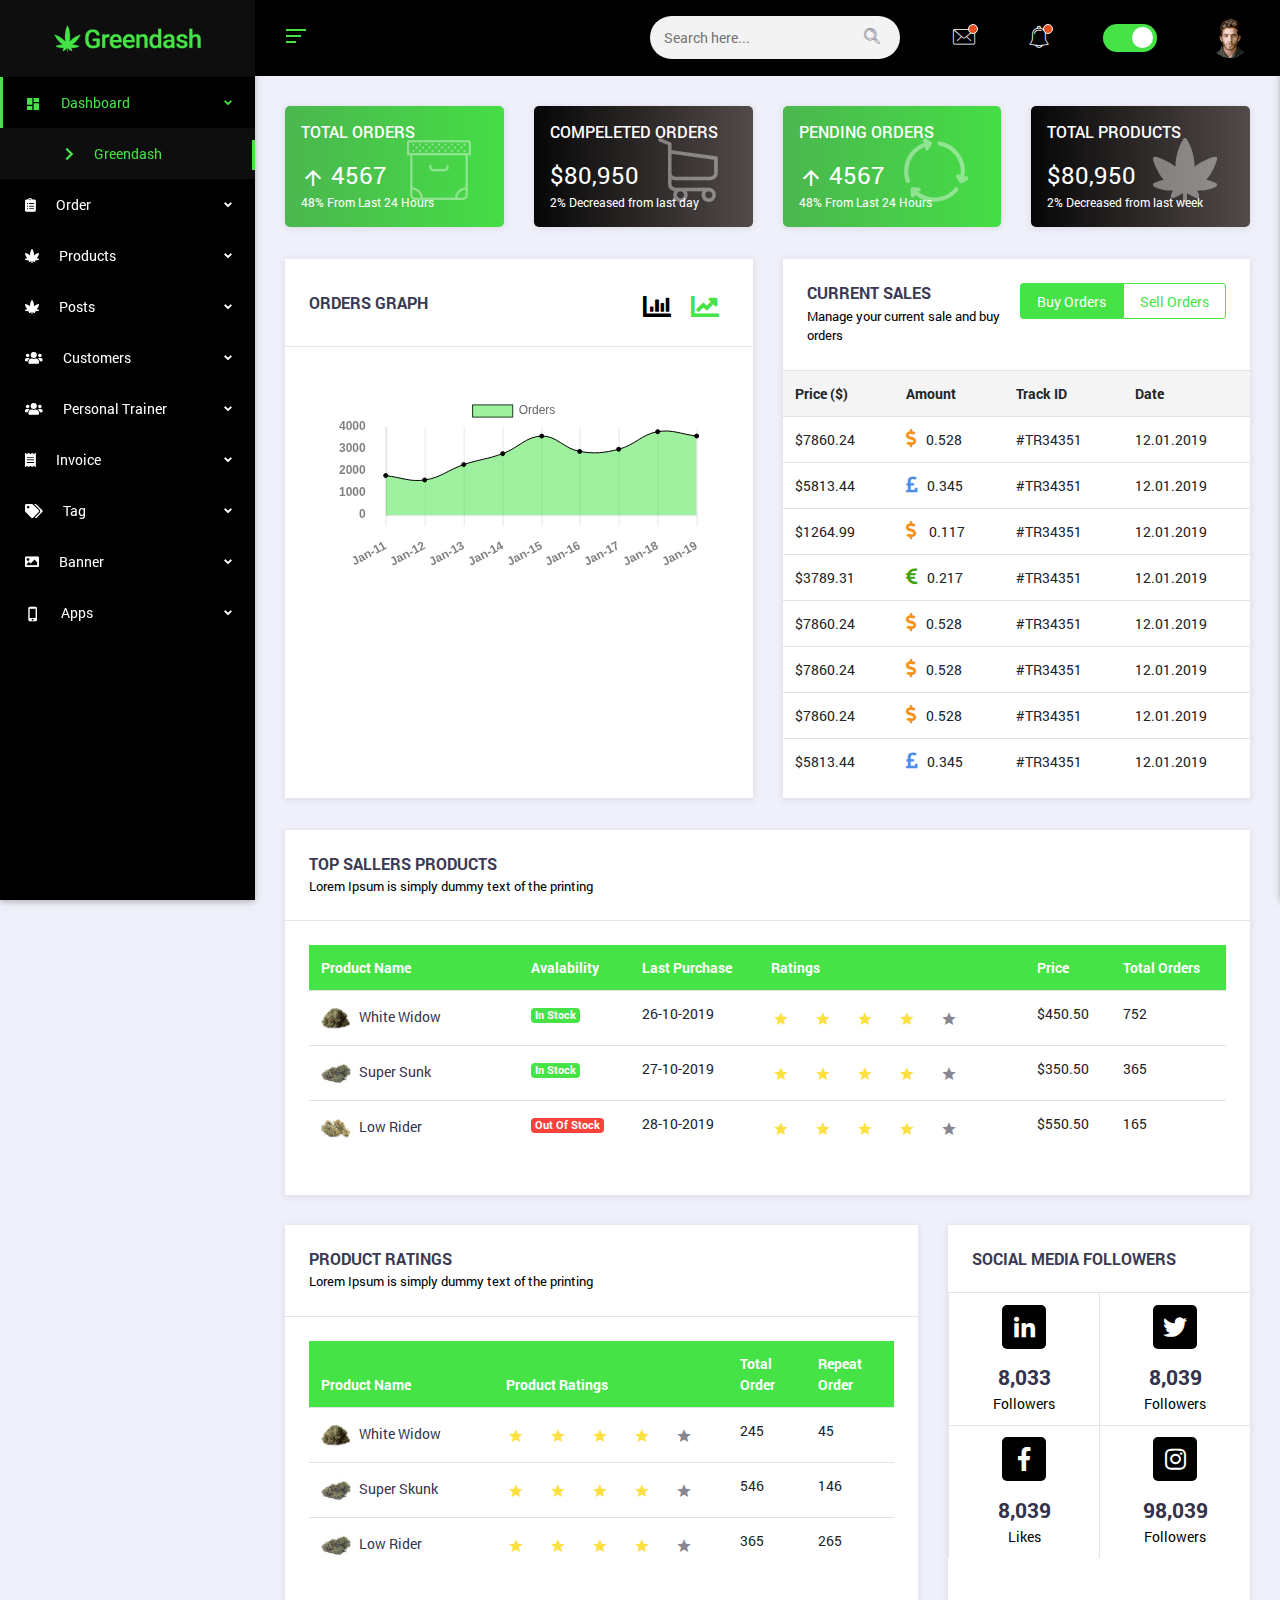
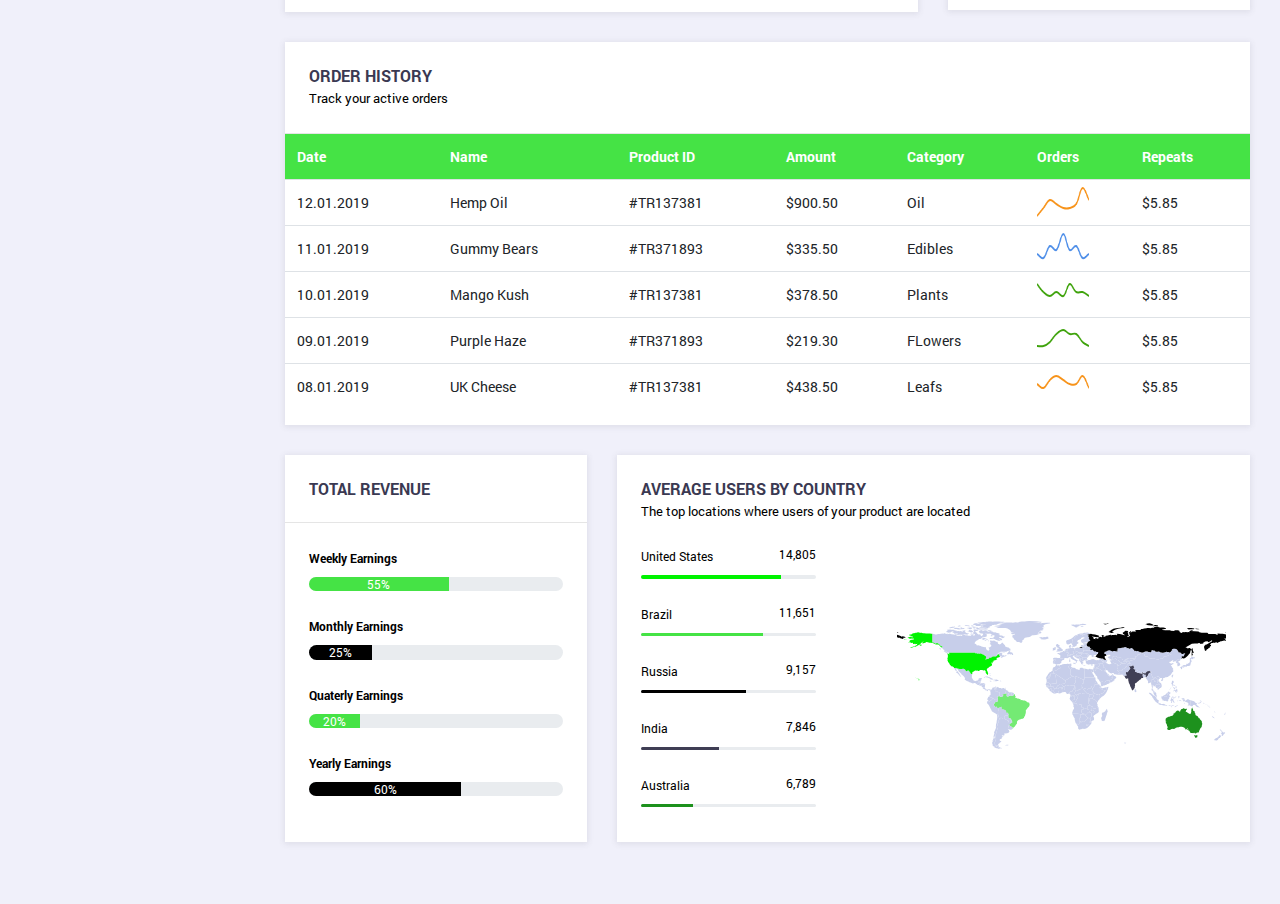
<file: index.html>
<!DOCTYPE html>
<html lang="en">

<head>
    <meta http-equiv="Content-Type" content="text/html; charset=utf-8">
    <meta http-equiv="X-UA-Compatible" content="IE=edge">
    <meta name="viewport" content="width=device-width,initial-scale=1">
    <title>Home</title>
    <!-- Iconic Fonts -->
    <link href="https://fonts.googleapis.com/icon?family=Material+Icons" rel="stylesheet">
    <link href="vendors/iconic-fonts/font-awesome/css/all.min.css" rel="stylesheet">
    <link rel="stylesheet" href="vendors/iconic-fonts/flat-icons/flaticon.css">
    <link rel="stylesheet" href="vendors/iconic-fonts/cryptocoins/cryptocoins.css">
    <link rel="stylesheet" href="vendors/iconic-fonts/cryptocoins/cryptocoins-colors.css">
    <!-- Bootstrap core CSS -->
    <link href="assets/css/bootstrap.min.css" rel="stylesheet">
    <!-- jQuery UI -->
    <link href="assets/css/jquery-ui.min.css" rel="stylesheet">
    <!-- Page Specific CSS (Slick Slider.css) -->
    <link href="assets/css/slick.css" rel="stylesheet">
    <!-- Greendash styles -->
    <link href="assets/css/style.css" rel="stylesheet">
    <link href="assets/css/myStyle.css" rel="stylesheet">
    <!-- Favicon -->
    <link rel="icon" type="image/png" sizes="32x32" href="favicon.ico">
</head>

<body class="ms-body ms-aside-left-open ms-primary-theme ">
    <!-- Preloader -->
    <div id="preloader-wrap">
        <div class="spinner spinner-8">
            <div class="ms-circle1 ms-child"></div>
            <div class="ms-circle2 ms-child"></div>
            <div class="ms-circle3 ms-child"></div>
            <div class="ms-circle4 ms-child"></div>
            <div class="ms-circle5 ms-child"></div>
            <div class="ms-circle6 ms-child"></div>
            <div class="ms-circle7 ms-child"></div>
            <div class="ms-circle8 ms-child"></div>
            <div class="ms-circle9 ms-child"></div>
            <div class="ms-circle10 ms-child"></div>
            <div class="ms-circle11 ms-child"></div>
            <div class="ms-circle12 ms-child"></div>
        </div>
    </div>

    <!-- Overlays -->
    <!-- <div class="ms-aside-overlay ms-overlay-left ms-toggler" data-target="#ms-side-nav" data-toggle="slideLeft"></div>
    <div class="ms-aside-overlay ms-overlay-right ms-toggler" data-target="#ms-recent-activity" data-toggle="slideRight"></div> -->

    <!-- Sidebar Navigation Left -->
    <aside id="ms-side-nav" class="side-nav fixed ms-aside-scrollable ms-aside-left">
        <!-- Logo -->
        <div class="logo-sn ms-d-block-lg">
            <a class="pl-0 ml-0 text-center" href="index.html"> <img src="assets/img/dashboard/greendash-logo.png" alt="logo"> </a>
        </div>

        <!-- Navigation -->
        <ul class="accordion ms-main-aside fs-14" id="side-nav-accordion">
            <!-- Dashboard -->
            <li class="menu-item">
                <a href="#" class="has-chevron" data-toggle="collapse" data-target="#dashboard" aria-expanded="false" aria-controls="dashboard">
                    <span><i class="material-icons fs-16">dashboard</i>Dashboard </span>
                </a>
                <ul id="dashboard" class="collapse" aria-labelledby="dashboard" data-parent="#side-nav-accordion">
                    <li> <a href="index.html"><i class="fa fa-chevron-right"></i>Greendash</a> </li>
                </ul>
            </li>
            <!-- /Dashboard -->

            <!-- Order Page Elements -->
            <li class="menu-item">
                <a href="#" class="has-chevron" data-toggle="collapse" data-target="#order-page" aria-expanded="false" aria-controls="order-page">
                    <span><i class="fas fa-clipboard-list"></i>Order</span>
                </a>
                <ul id="order-page" class="collapse" aria-labelledby="order-page" data-parent="#side-nav-accordion">
                    <li> 
                        <a href="pages/order/order-status.html"><i class="fa fa-chevron-right"></i>Order Status</a> 
                    </li>

                </ul>
            </li>
            <!-- /order page -->

            <!-- Product Page Elements -->
            <li class="menu-item">
                <a href="#" class="has-chevron" data-toggle="collapse" data-target="#product-page" aria-expanded="false" aria-controls="product-page">
                    <span><i class="fas fa-cannabis"></i>Products</span>
                </a>
                <ul id="product-page" class="collapse" aria-labelledby="product-page" data-parent="#side-nav-accordion">
                    <li> 
                        <a href="product-list.html"><i class="fa fa-chevron-right"></i>Products-list</a> 
                    </li>
                    <li class="new"> 
                        <a href="product-new.html"><i class="fa fa-chevron-right"></i>Products-new</a> 
                        <span class="label">10</span>
                    </li>
                    <li class="new"> 
                        <a href="product-delete.html"><i class="fa fa-chevron-right"></i>Cancel Products</a> 
                        <span class="label">10</span>
                    </li>
                    <li> 
                        <a href="product-add.html"><i class="fa fa-chevron-right"></i>Add Product</a> 
                    </li>
                </ul>
            </li>
            <!-- /Product page -->

            <!-- Post Page Elements -->
            <li class="menu-item">
                <a href="#" class="has-chevron" data-toggle="collapse" data-target="#post-page" aria-expanded="false" aria-controls="post-page">
                    <span><i class="fas fa-cannabis"></i>Posts</span>
                </a>
                <ul id="post-page" class="collapse" aria-labelledby="post-page" data-parent="#side-nav-accordion">
                    <li> 
                        <a href="post-list.html"><i class="fa fa-chevron-right"></i>Posts-list</a> 
                    </li>
                    <li class="new"> 
                        <a href="post-new.html"><i class="fa fa-chevron-right"></i>Posts-new</a> 
                        <span class="label">10</span>
                    </li>
                    <li class="new"> 
                        <a href="post-delete.html"><i class="fa fa-chevron-right"></i>Cancel Posts</a> 
                        <span class="label">10</span>
                    </li>
                    <li> 
                        <a href="post-add.html"><i class="fa fa-chevron-right"></i>Add Post</a> 
                    </li>
                </ul>
            </li>
            <!-- /Post page -->

            <!---Customer Page Elements -->
            <li class="menu-item">
                <a href="#" class="has-chevron" data-toggle="collapse" data-target="#customer" aria-expanded="false" aria-controls="customer">
                    <span><i class="fas fa-users"></i>Customers</span>
                </a>
                <ul id="customer" class="collapse" aria-labelledby="customer" data-parent="#side-nav-accordion">
                    <li> 
                        <a href="customer-list.html"><i class="fa fa-chevron-right"></i>Customers-list</a> 
                    </li>
                    <li> 
                        <a href="customer-review.html"><i class="fa fa-chevron-right"></i>Reviwes</a> 
                    </li>
                    <li> 
                        <a href="customer-delete.html"><i class="fa fa-chevron-right"></i>Customer Cancel</a> 
                    </li>
                </ul>
            </li>
            <!-- /Customer page -->

            <!---Personal Trainer Page Elements -->
            <li class="menu-item">
                <a href="#" class="has-chevron" data-toggle="collapse" data-target="#personal-trainer" aria-expanded="false" aria-controls="personal-trainer">
                    <span><i class="fas fa-users"></i>Personal Trainer</span>
                </a>
                <ul id="personal-trainer" class="collapse" aria-labelledby="personal-trainer" data-parent="#side-nav-accordion">
                    <li> 
                        <a href="pt-list.html"><i class="fa fa-chevron-right"></i>PT List</a> 
                    </li>
                    <li class="new"> 
                        <a href="product-new.html"><i class="fa fa-chevron-right"></i>PT New</a>
                        <span class="label">10</span> 
                    </li>
                    <li class="new"> 
                        <a href=""><i class="fa fa-chevron-right"></i>Cancel PT</a>
                        <span class="label">10</span> 
                    </li>
                    <li> 
                        <a href="pt-add.html"><i class="fa fa-chevron-right"></i>Add PT</a> 
                    </li>
                </ul>
            </li>
            <!-- /Persional Trainer page -->

            <!-- Invoice -->
            <li class="menu-item">
                <a href="#" class="has-chevron" data-toggle="collapse" data-target="#invoice" aria-expanded="false" aria-controls="invoice">
                    <span><i class="fas fa-receipt"></i>Invoice</span>
                </a>
                <ul id="invoice" class="collapse" aria-labelledby="invoice" data-parent="#side-nav-accordion">
                    <li> 
                        <a href="invoice-list.html"><i class="fa fa-chevron-right"></i>Invoice List</a> 
                    </li>
                    <li> 
                        <a href="invoice-new.html"><i class="fa fa-chevron-right"></i>Invoice New</a> 
                    </li>
                    <li> 
                        <a href="invoice-delete.html"><i class="fa fa-chevron-right"></i>Cancel Invoice</a> 
                    </li>
                </ul>
            </li>
            <!-- /Invoice -->

            <!-- Tag -->
            <li class="menu-item">
                <a href="#" class="has-chevron" data-toggle="collapse" data-target="#tag" aria-expanded="false" aria-controls="tag">
                    <span><i class="fa fa-tags"></i>Tag</span>
                </a>
                <ul id="tag" class="collapse" aria-labelledby="tag" data-parent="#side-nav-accordion">
                    <li> 
                        <a href="tag-list.html"><i class="fa fa-chevron-right"></i>Tag List</a> 
                    </li>
                    <li> 
                        <a href="tag-new.html"><i class="fa fa-chevron-right"></i>Tag New</a> 
                    </li>
                    <li> 
                        <a href="tag-delete.html"><i class="fa fa-chevron-right"></i>Cancel Tag</a> 
                    </li>
                    <li> 
                        <a href="tag-add.html"><i class="fa fa-chevron-right"></i>Add Tag</a> 
                    </li>
                </ul>
            </li>
            <!-- /Tag -->

            <!-- Banner -->
            <li class="menu-item">
                <a href="#" class="has-chevron" data-toggle="collapse" data-target="#banner" aria-expanded="false" aria-controls="banner">
                    <span><i class="fa fa-image"></i></i>Banner</span>
                </a>
                <ul id="banner" class="collapse" aria-labelledby="banner" data-parent="#side-nav-accordion">
                    <li> 
                        <a href="banner-list.html"><i class="fa fa-chevron-right"></i>Banner List</a> 
                    </li>
                    <li> 
                        <a href="banner-new.html"><i class="fa fa-chevron-right"></i>Banner New</a> 
                    </li>
                    <li> 
                        <a href="banner-delete.html"><i class="fa fa-chevron-right"></i>Cancel Banner</a> 
                    </li>
                    <li> 
                        <a href="banner-add.html"><i class="fa fa-chevron-right"></i>Add Banner</a> 
                    </li>
                </ul>
            </li>
            <!-- /Banner -->
            
            <!-- App -->
            <li class="menu-item">
                <a href="#" class="has-chevron" data-toggle="collapse" data-target="#apps" aria-expanded="false" aria-controls="apps">
                    <span><i class="material-icons fs-16">phone_iphone</i>Apps</span>
                </a>
                <ul id="apps" class="collapse" aria-labelledby="apps" data-parent="#side-nav-accordion">
                    <li> <a href="chat-box.html">Chat</a> </li>
                    <li> <a href="email.html">Email</a> </li>
                    <li> <a href="to-do-list.html">To-do List</a> </li>
                </ul>
            </li>
            <!-- /App -->
        </ul>
    </aside>

    <!-- Sidebar Right -->
    <aside id="ms-recent-activity" class="side-nav fixed ms-aside-right ms-scrollable">
        <div class="ms-aside-header">
            <ul class="nav nav-tabs tabs-bordered d-flex nav-justified mb-3" role="tablist">
                <li role="presentation" class="fs-12">
                    <a href="#activityLog" aria-controls="activityLog" class="active" role="tab" data-toggle="tab"> Activity Log</a>
                </li>
                <li role="presentation" class="fs-12">
                    <a href="#recentPosts" aria-controls="recentPosts" role="tab" data-toggle="tab"> Settings </a>
                </li>
                <li>
                    <button type="button" class="close ms-toggler text-center" data-target="#ms-recent-activity" data-toggle="slideRight"><span aria-hidden="true">&times;</span></button>
                </li>
            </ul>
        </div>

        <div class="ms-aside-body">
            <div class="tab-content">
                <div role="tabpanel" class="tab-pane active fade show" id="activityLog">
                    <ul class="ms-activity-log">
                        <li>
                            <div class="ms-btn-icon btn-pill icon btn-light">
                                <i class="flaticon-gear"></i>
                            </div>
                            <h6>Update 1.0.0 Pushed</h6>
                            <span> <i class="material-icons">event</i>1 January, 2019</span>
                            <p class="fs-14">Lorem ipsum dolor sit amet, consectetur adipiscing elit. Quisque scelerisque diam non nisi semper, ula in sodales vehicula....</p>
                        </li>
                        <li>
                            <div class="ms-btn-icon btn-pill icon btn-success">
                                <i class="flaticon-tick-inside-circle"></i>
                            </div>
                            <h6>Profile Updated</h6>
                            <span> <i class="material-icons">event</i>4 March, 2018</span>
                            <p class="fs-14">Curabitur purus sem, malesuada eu luctus eget, suscipit sed turpis. Nam pellentesque felis vitae justo accumsan, sed semper nisi sollicitudin...</p>
                        </li>
                        <li>
                            <div class="ms-btn-icon btn-pill icon btn-warning">
                                <i class="flaticon-alert-1"></i>
                            </div>
                            <h6>Your payment is due</h6>
                            <span> <i class="material-icons">event</i>1 January, 2019</span>
                            <p class="fs-14">Lorem ipsum dolor sit amet, consectetur adipiscing elit. Quisque scelerisque diam non nisi semper, ula in sodales vehicula....</p>
                        </li>
                        <li>
                            <div class="ms-btn-icon btn-pill icon btn-danger">
                                <i class="flaticon-alert"></i>
                            </div>
                            <h6>Database Error</h6>
                            <span> <i class="material-icons">event</i>4 March, 2018</span>
                            <p class="fs-14">Curabitur purus sem, malesuada eu luctus eget, suscipit sed turpis. Nam pellentesque felis vitae justo accumsan, sed semper nisi sollicitudin...</p>
                        </li>
                        <li>
                            <div class="ms-btn-icon btn-pill icon btn-info">
                                <i class="flaticon-information"></i>
                            </div>
                            <h6>Checkout what's Trending</h6>
                            <span> <i class="material-icons">event</i>1 January, 2019</span>
                            <p class="fs-14">Lorem ipsum dolor sit amet, consectetur adipiscing elit. Quisque scelerisque diam non nisi semper, ula in sodales vehicula....</p>
                        </li>
                        <li>
                            <div class="ms-btn-icon btn-pill icon btn-secondary">
                                <i class="flaticon-diamond"></i>
                            </div>
                            <h6>Your Dashboard is ready</h6>
                            <span> <i class="material-icons">event</i>4 March, 2018</span>
                            <p class="fs-14">Curabitur purus sem, malesuada eu luctus eget, suscipit sed turpis. Nam pellentesque felis vitae justo accumsan, sed semper nisi sollicitudin...</p>
                        </li>
                    </ul>

                    <a href="#" class="btn btn-primary d-block"> View All </a>
                </div>

                <div role="tabpanel" class="tab-pane fade" id="recentPosts">
                    <h6>General Settings</h6>
                    <div class="ms-form-group">
                        <span class="ms-option-name fs-14">Location Tracking</span>
                        <label class="ms-switch float-right">
                            <input type="checkbox">
                            <span class="ms-switch-slider round"></span>
                        </label>
                    </div>
                    <div class="ms-form-group">
                        <span class="ms-option-name fs-14">Allow Notifications</span>
                        <label class="ms-switch float-right">
                            <input type="checkbox">
                            <span class="ms-switch-slider round"></span>
                        </label>
                    </div>

                    <div class="ms-form-group">
                        <span class="ms-option-name fs-14">Allow Popups</span>
                        <label class="ms-switch float-right">
                            <input type="checkbox" checked>
                            <span class="ms-switch-slider round"></span>
                        </label>
                    </div>

                    <h6>Log Settings</h6>
                    <div class="ms-form-group">
                        <span class="ms-option-name fs-14">Enable Logging</span>
                        <label class="ms-switch float-right">
                            <input type="checkbox" checked>
                            <span class="ms-switch-slider round"></span>
                        </label>
                    </div>
                    <div class="ms-form-group">
                        <span class="ms-option-name fs-14">Audit Logs</span>
                        <label class="ms-switch float-right">
                            <input type="checkbox">
                            <span class="ms-switch-slider round"></span>
                        </label>
                    </div>
                    <div class="ms-form-group">
                        <span class="ms-option-name fs-14">Error Logs</span>
                        <label class="ms-switch float-right">
                            <input type="checkbox" checked>
                            <span class="ms-switch-slider round"></span>
                        </label>
                    </div>
                    <h6>Advanced Settings</h6>
                    <div class="ms-form-group">
                        <span class="ms-option-name fs-14">Enable Logging</span>
                        <label class="ms-switch float-right">
                            <input type="checkbox" checked>
                            <span class="ms-switch-slider round"></span>
                            </label>
                    </div>
                    <div class="ms-form-group">
                        <span class="ms-option-name fs-14">Audit Logs</span>
                        <label class="ms-switch float-right">
                            <input type="checkbox">
                            <span class="ms-switch-slider round"></span>
                        </label>
                    </div>
                    <div class="ms-form-group">
                        <span class="ms-option-name fs-14">Error Logs</span>
                        <label class="ms-switch float-right">
                            <input type="checkbox" checked>
                            <span class="ms-switch-slider round"></span>
                        </label>
                    </div>
                </div>
            </div>
        </div>
    </aside>

    <!-- Main Content -->
    <main class="body-content">

        <!-- Navigation Bar -->
        <nav class="navbar ms-navbar">

            <div class="ms-aside-toggler ms-toggler pl-0" data-target="#ms-side-nav" data-toggle="slideLeft">
                <span class="ms-toggler-bar bg-primary"></span>
                <span class="ms-toggler-bar bg-primary"></span>
                <span class="ms-toggler-bar bg-primary"></span>
            </div>


            <div class="logo-sn logo-sm ms-d-block-sm">
                <a class="pl-0 ml-0 text-center navbar-brand mr-0" href="index.html">
                    <img src="assets/img/dashboard/greendash-logo-84x41.png" alt="logo"> 
                </a>
            </div>

            <ul class="ms-nav-list ms-inline mb-0" id="ms-nav-options">
                <li class="ms-nav-item ms-search-form pb-0 py-0">
                    <form class="ms-form" method="post">
                        <div class="ms-form-group my-0 mb-0 has-icon fs-14">
                            <input type="search" class="ms-form-input" name="search" placeholder="Search here..." value="">
                            <i class="flaticon-search text-disabled"></i>
                        </div>
                    </form>
                </li>

                <li class="ms-nav-item dropdown">
                    <a href="#" class="text-disabled ms-has-notification" id="mailDropdown" data-toggle="dropdown" aria-haspopup="true" aria-expanded="false"><i class="flaticon-mail"></i></a>
                    <ul class="dropdown-menu dropdown-menu-right" aria-labelledby="mailDropdown">
                        <li class="dropdown-menu-header">
                            <h6 class="dropdown-header ms-inline m-0">
                                <span class="text-disabled">Mail</span>
                            </h6>
                            <span class="badge badge-pill badge-success">3 New</span>
                        </li>

                        <li class="dropdown-divider"></li>
                        <li class="ms-scrollable ms-dropdown-list">
                            <a class="media p-2" href="#">
                                <div class="ms-chat-status ms-status-offline ms-chat-img mr-2 align-self-center">
                                    <img src="assets/img/dashboard/rakhan-potik-1.jpg" class="ms-img-round" alt="people">
                                </div>
                                <div class="media-body">
                                    <span>Hey man, looking forward to your new project.</span>
                                    <p class="fs-10 my-1 text-disabled"><i class="material-icons">access_time</i> 30 seconds ago</p>
                                </div>
                            </a>

                            <a class="media p-2" href="#">
                                <div class="ms-chat-status ms-status-online ms-chat-img mr-2 align-self-center">
                                    <img src="assets/img/dashboard/rakhan-potik-2.jpg" class="ms-img-round" alt="people">
                                </div>
                                <div class="media-body">
                                    <span>Dear John, I was told you bought Greendash! Send me your feedback</span>
                                    <p class="fs-10 my-1 text-disabled"><i class="material-icons">access_time</i> 28 minutes ago</p>
                                </div>
                            </a>

                            <a class="media p-2" href="#">
                                <div class="ms-chat-status ms-status-offline ms-chat-img mr-2 align-self-center">
                                    <img src="assets/img/dashboard/rakhan-potik-3.jpg" class="ms-img-round" alt="people">
                                </div>
                                <div class="media-body">
                                    <span>How many people are we inviting to the dashboard?</span>
                                    <p class="fs-10 my-1 text-disabled"><i class="material-icons">access_time</i> 6 hours ago</p>
                                </div>
                            </a>
                        </li>

                        <li class="dropdown-divider"></li>
                        <li class="dropdown-menu-footer text-center">
                            <a href="pages/apps/email.html">Go to Inbox</a>
                        </li>
                    </ul>
                </li>

                <li class="ms-nav-item dropdown">
                    <a href="#" class="text-disabled ms-has-notification" id="notificationDropdown" data-toggle="dropdown" aria-haspopup="true" aria-expanded="false">
                        <i class="flaticon-bell"></i>
                    </a>

                    <ul class="dropdown-menu dropdown-menu-right" aria-labelledby="notificationDropdown">
                        <li class="dropdown-menu-header">
                            <h6 class="dropdown-header ms-inline m-0">
                                <span class="text-disabled">Notifications</span>
                            </h6>
                            <span class="badge badge-pill badge-info">4 New</span>
                        </li>
                        <li class="dropdown-divider"></li>
                        <li class="ms-scrollable ms-dropdown-list">
                            <a class="media p-2" href="#">
                                <div class="media-body">
                                    <span>12 ways to improve your crypto dashboard</span>
                                    <p class="fs-10 my-1 text-disabled"><i class="material-icons">access_time</i> 30 seconds ago</p>
                                </div>
                            </a>
                            <a class="media p-2" href="#">
                                <div class="media-body">
                                    <span>You have newly registered users</span>
                                    <p class="fs-10 my-1 text-disabled"><i class="material-icons">access_time</i> 45 minutes ago</p>
                                </div>
                            </a>

                            <a class="media p-2" href="#">
                                <div class="media-body">
                                    <span>Your account was logged in from an unauthorized IP</span>
                                    <p class="fs-10 my-1 text-disabled"><i class="material-icons">access_time</i> 2 hours ago</p>
                                </div>
                            </a>

                            <a class="media p-2" href="#">
                                <div class="media-body">
                                    <span>An application form has been submitted</span>
                                    <p class="fs-10 my-1 text-disabled"><i class="material-icons">access_time</i> 1 day ago</p>
                                </div>
                            </a>
                        </li>

                        <li class="dropdown-divider"></li>
                        <li class="dropdown-menu-footer text-center">
                            <a href="#">View all Notifications</a>
                        </li>
                    </ul>
                </li>

                <li class="ms-nav-item m-0 display-none-sm">
                    <label class="ms-switch m-0">
                        <input type="checkbox" id="remove-quickbar" checked="">
                        <span class="ms-switch-slider round"></span>
                    </label>
                </li>

                <li class="ms-nav-item ms-nav-user dropdown">
                    <a href="#" id="userDropdown" data-toggle="dropdown" aria-haspopup="true" aria-expanded="false"> 
                        <img class="ms-user-img ms-img-round float-right" src="assets/img/dashboard/rakhan-potik-1.jpg" alt="people"> 
                    </a>

                    <ul class="dropdown-menu dropdown-menu-right user-dropdown" aria-labelledby="userDropdown">
                        <li class="dropdown-menu-header">
                            <h6 class="dropdown-header ms-inline m-0"><span class="text-disabled">Welcome, Anny Farisha</span></h6>
                        </li>
                        <li class="dropdown-divider"></li>
                        <li class="ms-dropdown-list">
                            <a class="media fs-14 p-2" href="http://slidesigma.com/themes/html/prebuilt-pages/user-profile.html"> 
                                <span><i class="flaticon-user mr-2"></i> Profile</span> 
                            </a>
                            <a class="media fs-14 p-2" href="http://slidesigma.com/themes/html/apps/email.html"> 
                                <span><i class="flaticon-mail mr-2"></i> Inbox</span> 
                                <span class="badge badge-pill badge-info">3</span> 
                            </a>
                            <a class="media fs-14 p-2" href="http://slidesigma.com/themes/html/prebuilt-pages/user-profile.html"> 
                                <span><i class="flaticon-gear mr-2"></i> Account Settings</span>
                            </a>
                        </li>
                        <li class="dropdown-divider"></li>
                        <li class="dropdown-menu-footer">
                            <a class="media fs-14 p-2" href="http://slidesigma.com/themes/html/prebuilt-pages/lock-screen.html"> 
                                <span><i class="flaticon-security mr-2"></i> Lock</span> 
                            </a>
                        </li>
                        <li class="dropdown-menu-footer">
                            <a class="media fs-14 p-2" href="http://slidesigma.com/themes/html/prebuilt-pages/default-login.html"> 
                                <span><i class="flaticon-shut-down mr-2"></i> Logout</span> 
                            </a>
                        </li>
                  </ul>
                </li>
            </ul>

            <div class="ms-toggler ms-d-block-sm pr-0 ms-nav-toggler" data-toggle="slideDown" data-target="#ms-nav-options">
                <span class="ms-toggler-bar bg-primary"></span>
                <span class="ms-toggler-bar bg-primary"></span>
                <span class="ms-toggler-bar bg-primary"></span>
            </div>
        </nav>

        <!-- Body Content Wrapper -->
        <div class="ms-content-wrapper">
            <div class="row">

                <div class="col-xl-3 col-md-6">
                    <div class="ms-card card-gradient-success ms-widget ms-infographics-widget">
                        <div class="ms-card-body media">
                            <div class="media-body">
                                <h6>Total Orders</h6>
                                <p class="ms-card-change"> <i class="material-icons">arrow_upward</i> 4567</p>
                                <p class="fs-12">48% From Last 24 Hours</p>
                            </div>
                        </div>
                        <i class="flaticon-archive"></i>
                    </div>
                </div>

                <div class="col-xl-3 col-md-6">
                    <div class="ms-card card-gradient-secondary ms-widget ms-infographics-widget">
                        <div class="ms-card-body media">
                            <div class="media-body">
                                <h6>Compeleted Orders</h6>
                                <p class="ms-card-change"> $80,950</p>
                                <p class="fs-12">2% Decreased from last day</p>
                            </div>
                        </div>
                        <i class="flaticon-supermarket"></i>
                    </div>
                </div>

                <div class="col-xl-3 col-md-6">
                    <div class="ms-card card-gradient-warning ms-widget ms-infographics-widget">
                        <div class="ms-card-body media">
                            <div class="media-body">
                                <h6>Pending Orders</h6>
                                <p class="ms-card-change"> <i class="material-icons">arrow_upward</i> 4567</p>
                                <p class="fs-12">48% From Last 24 Hours</p>
                            </div>
                        </div>
                        <i class="flaticon-reuse"></i>
                    </div>
                </div>

                <div class="col-xl-3 col-md-6">
                    <div class="ms-card card-gradient-info ms-widget ms-infographics-widget">
                        <div class="ms-card-body pos media">
                            <div class="media-body">
                                <h6>Total Products</h6>
                                <p class="ms-card-change "> $80,950</p>
                                <p class="fs-12">2% Decreased from last week</p>
                            </div>
                        </div>
                        <i class="fas fa-cannabis "></i>
                    </div>
                </div>

                <div class="col-md-12 col-xl-6">
                    <div class="ms-panel ms-panel-fh">
                        <div class="ms-panel-header ms-panel-custom align-items-center">
                            <h6>Orders Graph</h6>
                            <ul class="nav nav-tabs d-flex nav-justified mb-0" role="tablist">
                                <li>
                                    <a href="#tab13" aria-controls="tab13" class=" pb-0" role="tab" data-toggle="tab" aria-selected="false">
                                        <i class="fas fa-chart-bar fa-2x "></i>
                                    </a>
                                </li>
                                <li>
                                    <a href="#tab14" aria-controls="tab14" role="tab" data-toggle="tab" class="active pb-0 show" aria-selected="true">
                                        <i class="fas fa-chart-line fa-2x "></i> 
                                    </a>
                                </li>

                            </ul>
                        </div>

                        <div class="ms-panel-body clearfix">

                            <div class="tab-content">
                                <div role="tabpanel" class="tab-pane fade in" id="tab13">
                                    <div class="ms-panel-body">
                                        <canvas id="bar-chart"></canvas>
                                    </div>
                                </div>

                                <div role="tabpanel" class="tab-pane fade active show" id="tab14">
                                    <div class="ms-panel-body">
                                        <canvas id="line-chart"></canvas>
                                    </div>
                                </div>
                                <div role="tabpanel" class="tab-pane fade" id="tab15"></div>
                            </div>
                        </div>
                    </div>
                </div>

                <div class="col-xl-6 col-md-12">
                    <div class="ms-panel ms-panel-fh ms-crypto-orders">
                        <div class="ms-panel-header">
                            <div class="d-flex justify-content-between">
                                <div class="ms-header-text">
                                    <h6>Current Sales</h6>
                                    <p>Manage your current sale and buy orders</p>
                                </div>
                                <ul class="btn-group btn-group-toggle nav nav-tabs ms-graph-metrics" role="tablist">
                                    <li role="presentation">
                                        <a href="#b-orders" aria-controls="b-orders" class="btn btn-sm active show" role="tab" data-toggle="tab" aria-selected="true"> Buy Orders </a>
                                    </li>
                                    <li role="presentation">
                                        <a href="#s-orders" aria-controls="s-orders" class="btn btn-sm" role="tab" data-toggle="tab" aria-selected="false"> Sell Orders </a>
                                    </li>
                                </ul>
                            </div>
                        </div>

                        <div class="ms-panel-body p-0">
                            <div class="tab-content">
                                <div role="tabpanel" class="tab-pane fade in active show" id="b-orders">
                                    <div class="table-responsive">
                                        <table class="table table-hover thead-light">
                                            <thead>
                                                <tr>
                                                    <th scope="col">Price ($)</th>
                                                    <th scope="col">Amount</th>
                                                    <th scope="col">Track ID</th>
                                                    <th scope="col">Date</th>
                                                </tr>
                                            </thead>
                                            <tbody>
                                                <tr>
                                                    <td>$7860.24</td>
                                                    <td><i class="fas fa-dollar-sign BTC"></i>0.528</td>
                                                    <td>#TR34351</td>
                                                    <td>12.01.2019</td>
                                                </tr>

                                                <tr>
                                                    <td>$5813.44</td>
                                                    <td><i class="fas fa-pound-sign ETH"></i>0.345</td>
                                                    <td>#TR34351</td>
                                                    <td>12.01.2019</td>
                                                </tr>

                                                <tr>
                                                    <td>$1264.99</td>
                                                    <td><i class="fas fa-dollar-sign BTC"></i> 0.117</td>
                                                    <td>#TR34351</td>
                                                    <td>12.01.2019</td>
                                                </tr>

                                                <tr>
                                                    <td>$3789.31</td>
                                                    <td><i class="fas fa-euro-sign PPC-alt"></i>0.217</td>
                                                    <td>#TR34351</td>
                                                    <td>12.01.2019</td>
                                                </tr>

                                                <tr>
                                                    <td>$7860.24</td>
                                                    <td><i class="fas fa-dollar-sign BTC"></i>0.528</td>
                                                    <td>#TR34351</td>
                                                    <td>12.01.2019</td>
                                                </tr>

                                                <tr>
                                                    <td>$7860.24</td>
                                                    <td><i class="fas fa-dollar-sign BTC"></i>0.528</td>
                                                    <td>#TR34351</td>
                                                    <td>12.01.2019</td>
                                                </tr>

                                                <tr>
                                                    <td>$7860.24</td>
                                                    <td><i class="fas fa-dollar-sign BTC"></i>0.528</td>
                                                    <td>#TR34351</td>
                                                    <td>12.01.2019</td>
                                                </tr>

                                                <tr>
                                                    <td>$5813.44</td>
                                                    <td><i class="fas fa-pound-sign ETH"></i>0.345</td>
                                                    <td>#TR34351</td>
                                                    <td>12.01.2019</td>
                                                </tr>
                                            </tbody>
                                        </table>
                                    </div>
                                </div>

                                <div role="tabpanel" class="tab-pane fade" id="s-orders">
                                    <div class="table-responsive">
                                        <table class="table table-hover">
                                            <thead>
                                                <tr>
                                                    <th scope="col">Price ($)</th>
                                                    <th scope="col">Amount</th>
                                                    <th scope="col">Track ID</th>
                                                    <th scope="col">Date</th>
                                                </tr>
                                            </thead>

                                            <tbody>
                                                <tr>
                                                    <td>$7860.24</td>
                                                    <td><i class="fas fa-dollar-sign BTC"></i>0.528</td>
                                                    <td>#TR34351</td>
                                                    <td>12.01.2019</td>
                                                </tr>
                                                <tr>
                                                    <td>$5813.44</td>
                                                    <td><i class="fas fa-pound-sign ETH"></i>0.345</td>
                                                    <td>#TR34351</td>
                                                    <td>12.01.2019</td>
                                                </tr>
                                                <tr>
                                                    <td>$1264.99</td>
                                                    <td><i class="fas fa-dollar-sign BTC"></i> 0.117</td>
                                                    <td>#TR34351</td>
                                                    <td>12.01.2019</td>
                                                </tr>
                                                <tr>
                                                    <td>$3789.31</td>
                                                    <td><i class="fas fa-euro-sign PPC-alt"></i>0.217</td>
                                                    <td>#TR34351</td>
                                                    <td>12.01.2019</td>
                                                </tr>
                                                <tr>
                                                    <td>$7860.24</td>
                                                    <td><i class="fas fa-dollar-sign BTC"></i>0.528</td>
                                                    <td>#TR34351</td>
                                                    <td>12.01.2019</td>
                                                </tr>
                                                <tr>
                                                    <td>$7860.24</td>
                                                    <td><i class="fas fa-dollar-sign BTC"></i>0.528</td>
                                                    <td>#TR34351</td>
                                                    <td>12.01.2019</td>
                                                </tr>
                                                <tr>
                                                    <td>$7860.24</td>
                                                    <td><i class="fas fa-dollar-sign BTC"></i>0.528</td>
                                                    <td>#TR34351</td>
                                                    <td>12.01.2019</td>
                                                </tr>
                                                <tr>
                                                    <td>$5813.44</td>
                                                    <td><i class="fas fa-pound-sign ETH"></i>0.345</td>
                                                    <td>#TR34351</td>
                                                    <td>12.01.2019</td>
                                                </tr>
                                            </tbody>
                                        </table>
                                    </div>
                                </div>
                            </div>
                        </div>
                    </div>
                </div>

                <div class="col-xl-12 col-md-12">
                    <div class="ms-panel">
                        <div class="ms-panel-header ms-panel-custom ">

                            <div class="ms-heading">
                                <h6>Top Sallers Products</h6>
                                <p>Lorem Ipsum is simply dummy text of the printing</p>
                            </div>
                        </div>
                        <div class="ms-panel-body">
                            <div class="table-responsive">
                                <table class="table table-hover thead-primary">
                                    <thead>
                                        <tr>
                                            <th>Product Name</th>
                                            <th>Avalability</th>
                                            <th>Last Purchase</th>
                                            <th>Ratings</th>
                                            <th>Price</th>
                                            <th>Total Orders</th>
                                        </tr>
                                    </thead>
                                    <tbody>
                                        <tr>
                                            <td class="ms-table-f-w"> 
                                                <img src="assets/img/dashboard/product-1.jpg" alt="people"> 
                                                <a href="#">White Widow </a>
                                            </td>
                                            <td><span class="badge badge-success">In Stock</span></td>
                                            <td>26-10-2019</td>
                                            <td>
                                                <ul class="ms-star-rating rating-fill mb-0 rating-circle heart-rating">
                                                    <li class="ms-rating-item rating-custome"> 
                                                        <i class="material-icons">star</i> 
                                                    </li>
                                                    <li class="ms-rating-item rating-custome rated"> 
                                                        <i class="material-icons">star</i> 
                                                    </li>
                                                    <li class="ms-rating-item rating-custome rated"> 
                                                        <i class="material-icons">star</i> 
                                                    </li>
                                                    <li class="ms-rating-item rating-custome rated"> 
                                                        <i class="material-icons">star</i> 
                                                    </li>
                                                    <li class="ms-rating-item rating-custome rated"> 
                                                        <i class="material-icons">star</i> 
                                                    </li>
                                                </ul>
                                            </td>
                                            <td>$450.50</td>
                                            <td>752</td>
                                        </tr>

                                        <tr>
                                            <td class="ms-table-f-w"> 
                                                <img src="assets/img/dashboard/product-2.jpg" alt="people"> 
                                                <a href="#">Super Sunk </a>
                                            </td>
                                            <td>
                                                <span class="badge badge-success">In Stock</span>
                                            </td>
                                            <td>27-10-2019</td>
                                            <td>
                                                <ul class="ms-star-rating mb-0 rating-fill rating-circle heart-rating">
                                                    <li class="ms-rating-item rating-custome"> <i class="material-icons">star</i> </li>
                                                    <li class="ms-rating-item rating-custome rated"> <i class="material-icons">star</i> </li>
                                                    <li class="ms-rating-item rating-custome rated"> <i class="material-icons">star</i> </li>
                                                    <li class="ms-rating-item rating-custome rated"> <i class="material-icons">star</i> </li>
                                                    <li class="ms-rating-item rating-custome rated"> <i class="material-icons">star</i> </li>
                                                </ul>
                                            </td>
                                            <td>$350.50</td>
                                            <td>365</td>
                                        </tr>

                                        <tr>
                                            <td class="ms-table-f-w"> 
                                                <img src="assets/img/dashboard/product-3.jpg" alt="people">
                                                <a href="#">Low Rider</a>
                                            </td>
                                            <td>
                                                <span class="badge badge-danger">Out Of Stock</span>
                                            </td>
                                            <td>28-10-2019</td>
                                            <td>
                                                <ul class="ms-star-rating mb-0 rating-fill rating-circle heart-rating">
                                                    <li class="ms-rating-item rating-custome"> <i class="material-icons">star</i> </li>
                                                    <li class="ms-rating-item  rating-custome rated"> <i class="material-icons">star</i> </li>
                                                    <li class="ms-rating-item  rating-custome rated"> <i class="material-icons">star</i> </li>
                                                    <li class="ms-rating-item  rating-custome rated"> <i class="material-icons">star</i> </li>
                                                    <li class="ms-rating-item rating-custome rated"> <i class="material-icons">star</i> </li>
                                                </ul>
                                            </td>
                                            <td>$550.50</td>
                                            <td>165</td>
                                        </tr>
                                    </tbody>
                                </table>
                            </div>
                        </div>
                    </div>
                </div>

                <div class="col-xl-8 col-md-12">
                    <div class="ms-panel">
                        <div class="ms-panel-header  ms-panel-custom">
                            <div class="ms-heading">
                                <h6>Product Ratings</h6>
                                <p>Lorem Ipsum is simply dummy text of the printing</p>
                            </div>
                        </div>

                        <div class="ms-panel-body">
                            <div class="table-responsive">
                                <table class="table table-hover thead-primary">
                                    <thead>
                                        <tr>
                                            <th>Product Name</th>
                                            <th>Product Ratings</th>
                                            <th>Total Order </th>
                                            <th>Repeat Order</th>
                                        </tr>
                                    </thead>

                                    <tbody>
                                        <tr>
                                            <td class="ms-table-f-w"> 
                                                <img src="assets/img/dashboard/product-1.jpg" alt="people">
                                                <a href="#">White Widow</a> 
                                            </td>

                                            <td>
                                                <ul class="ms-star-rating mb-0 rating-fill rating-circle heart-rating">
                                                    <li class="ms-rating-item rating-custome"> <i class="material-icons">star</i> </li>
                                                    <li class="ms-rating-item  rating-custome rated"> <i class="material-icons">star</i> </li>
                                                    <li class="ms-rating-item rating-custome rated"> <i class="material-icons">star</i> </li>
                                                    <li class="ms-rating-item rating-custome  rated"> <i class="material-icons">star</i> </li>
                                                    <li class="ms-rating-item rating-custome rated"> <i class="material-icons">star</i> </li>
                                                </ul>
                                            </td>
                                            <td>245</td>
                                            <td>45</td>
                                        </tr>

                                        <tr>
                                            <td class="ms-table-f-w"> 
                                                <img src="assets/img/dashboard/product-2.jpg" alt="people">
                                                <a href="#">Super Skunk</a>
                                            </td>
                                            <td>
                                                <ul class="ms-star-rating mb-0 rating-fill rating-circle heart-rating">
                                                    <li class="ms-rating-item rating-custome"> <i class="material-icons">star</i> </li>
                                                    <li class="ms-rating-item rated rating-custome"> <i class="material-icons">star</i> </li>
                                                    <li class="ms-rating-item rated rating-custome"> <i class="material-icons">star</i> </li>
                                                    <li class="ms-rating-item rated rating-custome"> <i class="material-icons">star</i> </li>
                                                    <li class="ms-rating-item rated rating-custome"> <i class="material-icons">star</i> </li>
                                                </ul>
                                            </td>
                                            <td>546</td>
                                            <td>146</td>
                                        </tr>

                                        <tr>
                                            <td class="ms-table-f-w"> 
                                                <img src="assets/img/dashboard/product-2.jpg" alt="people"> <a href="#">Low Rider</a> 
                                            </td>

                                            <td>
                                                <ul class="ms-star-rating mb-0 rating-fill rating-circle heart-rating">
                                                    <li class="ms-rating-item rating-custome"> <i class="material-icons">star</i> </li>
                                                    <li class="ms-rating-item rated rating-custome"> <i class="material-icons">star</i> </li>
                                                    <li class="ms-rating-item rated rating-custome"> <i class="material-icons">star</i> </li>
                                                    <li class="ms-rating-item rated rating-custome"> <i class="material-icons">star</i> </li>
                                                    <li class="ms-rating-item rated rating-custome"> <i class="material-icons">star</i> </li>
                                                </ul>
                                            </td>
                                            <td>365</td>
                                            <td>265</td>
                                        </tr>
                                    </tbody>
                                </table>
                            </div>
                        </div>
                    </div>
                </div>

                <div class="col-xl-4 col-md-12">
                    <div class="ms-panel ms-panel-fh">
                        <div class="ms-panel-header">
                            <h6>Social Media Followers</h6>
                        </div>

                        <div class="ms-panel-body p-0">
                            <div class="ms-social-media-followers">
                                <div class="ms-social-grid">
                                    <i class="fab fa-linkedin-in bg-linkedin"></i>
                                    <p class="ms-text-dark">8,033</p>
                                    <span>Followers</span>
                                </div>
                                <div class="ms-social-grid">
                                    <i class="fab fa-twitter bg-twitter"></i>
                                    <p class="ms-text-dark">8,039</p>
                                    <span>Followers</span>
                                </div>
                            </div>

                            <div class="ms-social-media-followers">
                                <div class="ms-social-grid">
                                    <i class="fab fa-facebook-f bg-facebook"></i>
                                    <p class="ms-text-dark">8,039</p>
                                    <span>Likes</span>
                                </div>
                                <div class="ms-social-grid">
                                    <i class="fab fa-instagram bg-instagram"></i>
                                    <p class="ms-text-dark">98,039</p>
                                    <span>Followers</span>
                                </div>
                            </div>
                        </div>
                    </div>
                </div>
                <!-- Active Orders Graph -->


                <!-- Orders Table Expanded -->
                <div class="col-md-12">
                    <div class="ms-panel ms-crypto-orders-expanded">
                        <div class="ms-panel-header">
                            <div class="d-flex justify-content-between">
                                <div class="ms-header-text">
                                    <h6>Order History</h6>
                                    <p>Track your active orders</p>
                                </div>
                            </div>
                        </div>

                        <div class="ms-panel-body p-0">
                            <div class="table-responsive">
                                <table class="table table-hover thead-primary ">
                                    <thead>
                                        <tr>
                                            <th scope="col">Date</th>
                                            <th scope="col">Name</th>
                                            <th scope="col">Product ID</th>
                                            <th scope="col">Amount</th>
                                            <th scope="col">Category</th>
                                            <th scope="col">Orders</th>
                                            <th scope="col">Repeats</th>
                                        </tr>
                                    </thead>

                                    <tbody>
                                        <tr>
                                            <td>12.01.2019</td>
                                            <td>Hemp Oil</td>
                                            <td>#TR137381</td>
                                            <td>$900.50</td>
                                            <td> Oil </td>
                                            <td class="ms-trend"> <canvas id="trend-01"></canvas> </td>
                                            <td>$5.85</td>
                                        </tr>

                                        <tr>
                                            <td>11.01.2019</td>
                                            <td>Gummy Bears</td>
                                            <td>#TR371893</td>
                                            <td>$335.50</td>
                                            <td> Edibles </td>
                                            <td class="ms-trend"> <canvas id="trend-02"></canvas> </td>
                                            <td>$5.85</td>
                                        </tr>

                                        <tr>
                                            <td>10.01.2019</td>
                                            <td>Mango Kush</td>
                                            <td>#TR137381</td>
                                            <td>$378.50</td>
                                            <td> Plants </td>
                                            <td class="ms-trend"> <canvas id="trend-03"></canvas> </td>
                                            <td>$5.85</td>
                                        </tr>

                                        <tr>
                                            <td>09.01.2019</td>
                                            <td>Purple Haze</td>
                                            <td>#TR371893</td>
                                            <td>$219.30</td>
                                            <td> FLowers</td>
                                            <td class="ms-trend"> <canvas id="trend-04"></canvas> </td>
                                            <td>$5.85</td>
                                        </tr>

                                        <tr>
                                            <td>08.01.2019</td>
                                            <td>UK Cheese</td>
                                            <td>#TR137381</td>
                                            <td>$438.50</td>
                                            <td>Leafs</td>
                                            <td class="ms-trend"> <canvas id="trend-05"></canvas> </td>
                                            <td>$5.85</td>
                                        </tr>
                                    </tbody>
                                </table>
                            </div>
                        </div>
                    </div>
                </div>

                <div class="col-md-12 col-xl-4 ">

                    <div class="ms-panel ms-panel-fh">
                        <div class="ms-panel-header">
                            <h6>Total Revenue </h6>
                        </div>
                        <div class="ms-panel-body">
                            <span class="progress-label bold">Weekly Earnings</span>
                            <div class="progress">
                                <div class="progress-bar bg-primary" role="progressbar" style="width: 55%" aria-valuenow="55" aria-valuemin="0" aria-valuemax="100">55%</div>
                            </div>
                            <span class="progress-label  bold">Monthly Earnings</span>
                            <div class="progress">
                                <div class="progress-bar bg-dark" role="progressbar" style="width: 25%" aria-valuenow="25" aria-valuemin="0" aria-valuemax="100">25%</div>
                            </div>
                            <span class="progress-label  bold">Quaterly Earnings</span>
                            <div class="progress">
                                <div class="progress-bar bg-primary" role="progressbar" style="width: 20%" aria-valuenow="20" aria-valuemin="0" aria-valuemax="100">20%</div>
                            </div>
                            <span class="progress-label  bold">Yearly Earnings</span>
                            <div class="progress">
                                <div class="progress-bar bg-dark" role="progressbar" style="width: 60%" aria-valuenow="60" aria-valuemin="0" aria-valuemax="100">60%</div>
                            </div>
                        </div>
                    </div>
                </div>

                <div class="col-xl-8 col-md-12">
                    <div class="ms-panel ms-panel-fh">
                        <div class="ms-panel-header header-mini">
                            <h6>Average Users By Country</h6>
                            <p>The top locations where users of your product are located</p>
                        </div>
                        <div class="ms-panel-body ms-average-users-country">
                            <div class="row">
                                <div class="col-xl-4 col-md-12">
                                    <span class="progress-label">United States</span>
                                    <span class="progress-status">14,805</span>
                                    <div class="progress progress-tiny">
                                        <div class="progress-bar bg-secondary" role="progressbar" style="width: 80%" aria-valuenow="80" aria-valuemin="0" aria-valuemax="100"></div>
                                    </div>
                                    <span class="progress-label">Brazil</span>
                                    <span class="progress-status">11,651</span>

                                    <div class="progress progress-tiny">
                                        <div class="progress-bar bg-primary" role="progressbar" style="width: 70%" aria-valuenow="70" aria-valuemin="0" aria-valuemax="100"></div>
                                    </div> 
                                    <span class="progress-label">Russia</span>
                                    <span class="progress-status">9,157</span>

                                    <div class="progress progress-tiny">
                                        <div class="progress-bar bg-warning" role="progressbar" style="width: 60%" aria-valuenow="60" aria-valuemin="0" aria-valuemax="100"></div>
                                    </div>

                                    <span class="progress-label">India</span>
                                    <span class="progress-status">7,846</span>
                                    <div class="progress progress-tiny">
                                        <div class="progress-bar bg-danger" role="progressbar" style="width: 45%" aria-valuenow="45" aria-valuemin="0" aria-valuemax="100"></div>
                                    </div>

                                    <span class="progress-label">Australia</span>
                                    <span class="progress-status">6,789</span>
                                    <div class="progress progress-tiny mb-0">
                                        <div class="progress-bar bg-success" role="progressbar" style="width: 30%" aria-valuenow="30" aria-valuemin="0" aria-valuemax="100"></div>
                                    </div>
                                </div>

                                <div class="offset-xl-1 col-xl-7 col-md-12">
                                    <div id="world-map" class="vector-map"></div>
                                </div>
                            </div>
                        </div>
                    </div>
                </div>
            </div>
        </div>
    </main>

    <!-- Quick bar -->
    <aside id="ms-quick-bar" class="ms-quick-bar fixed ms-d-block-lg">

        <ul class="nav nav-tabs ms-quick-bar-list" role="tablist">
            <li class="ms-quick-bar-item ms-has-qa" role="presentation" data-toggle="tooltip" data-placement="left" title="Launch Chat" data-title="Chat">
                <a href="#qa-chat" aria-controls="qa-chat" role="tab" data-toggle="tab">
                    <i class="flaticon-chat"></i>
                    <span class="ms-quick-bar-label">Chat</span>
                </a>
            </li>

            <li class="ms-quick-bar-item ms-has-qa" role="presentation" data-toggle="tooltip" data-placement="left" title="Launch Email" data-title="Email">
                <a href="#qa-email" aria-controls="qa-email" role="tab" data-toggle="tab">
                    <i class="flaticon-mail"></i>
                    <span class="ms-quick-bar-label">Email</span>
                </a>
            </li>

            <li class="ms-quick-bar-item ms-has-qa" role="presentation" data-toggle="tooltip" data-placement="left" title="Launch To-do-list" data-title="To-do-list">
                <a href="#qa-toDo" aria-controls="qa-toDo" role="tab" data-toggle="tab">
                    <i class="flaticon-list"></i>
                    <span class="ms-quick-bar-label">To-do</span>
                </a>
            </li>

            <li class="ms-quick-bar-item ms-has-qa" role="presentation" data-toggle="tooltip" data-placement="left" title="Launch Reminders" data-title="Reminders">
                <a href="#qa-reminder" aria-controls="qa-reminder" role="tab" data-toggle="tab">
                    <i class="flaticon-bell"></i>
                    <span class="ms-quick-bar-label">Reminder</span>
                </a>
            </li>

            <li class="ms-quick-bar-item ms-has-qa" role="presentation" data-toggle="tooltip" data-placement="left" title="Launch Notes" data-title="Notes">
                <a href="#qa-notes" aria-controls="qa-notes" role="tab" data-toggle="tab">
                    <i class="flaticon-pencil"></i>
                    <span class="ms-quick-bar-label">Notes</span>
                </a>
            </li>

            <li class="ms-quick-bar-item ms-has-qa" role="presentation" data-toggle="tooltip" data-placement="left" title="Invite Members" data-title="Invite Members">
                <a href="#qa-invite" aria-controls="qa-invite" role="tab" data-toggle="tab">
                    <i class="flaticon-share-1"></i>
                    <span class="ms-quick-bar-label">Invite</span>
                </a>
            </li>
        </ul>

        <div class="ms-configure-qa" data-toggle="tooltip" data-placement="left" title="Configure Quick Access">

            <a href="#">
                <i class="flaticon-hammer"></i>
                <span class="ms-quick-bar-label">Configure</span>
            </a>
        </div>

        <!-- Quick bar Content -->
        <div class="ms-quick-bar-content">

            <div class="ms-quick-bar-header clearfix">
                <h5 class="ms-quick-bar-title float-left">Title</h5>
                <button type="button" class="close ms-toggler" data-target="#ms-quick-bar" data-toggle="hideQuickBar" aria-label="Close">
                    <span aria-hidden="true">&times;</span>
                </button>
            </div>

            <div class="ms-quick-bar-body tab-content">
                <div role="tabpanel" class="tab-pane" id="qa-chat">
                    <div class="ms-chat-container">
                        <div class="ms-chat-header px-3">
                            <div class="ms-chat-user-container media clearfix">
                                <div class="ms-chat-status ms-status-online ms-chat-img mr-3 align-self-center">
                                    <img src="assets/img/dashboard/rakhan-potik-1.jpg" class="ms-img-round" alt="people">
                                </div>

                                <div class="media-body ms-chat-user-info mt-1">
                                    <h6>Anny Farisha</h6>
                                    <a href="#" class="text-disabled has-chevron fs-12" data-toggle="dropdown" aria-haspopup="true" aria-expanded="false">Available</a>

                                    <ul class="dropdown-menu">
                                        <li class="ms-dropdown-list">
                                            <a class="media p-2" href="#">
                                                <div class="media-body">
                                                    <span>Busy</span>
                                                </div>
                                            </a>

                                            <a class="media p-2" href="#">
                                                <div class="media-body">
                                                    <span>Away</span>
                                                </div>
                                            </a>

                                            <a class="media p-2" href="#">
                                                <div class="media-body">
                                                    <span>Offline</span>
                                                </div>
                                            </a>
                                        </li>
                                    </ul>
                                </div>
                            </div>

                            <form class="ms-form my-3" method="post">
                                <div class="ms-form-group my-0 mb-0 has-icon fs-14">
                                    <input type="search" class="ms-form-input w-100" name="search" placeholder="Search for People and Groups" value="">
                                    <i class="flaticon-search text-disabled"></i>
                                </div>
                            </form>
                        </div>

                        <div class="ms-chat-body">
                            <ul class="nav nav-tabs tabs-bordered d-flex nav-justified px-3" role="tablist">
                                <li role="presentation" class="fs-12"><a href="#chats" aria-controls="chats" class="active show" role="tab" data-toggle="tab"> Chats </a></li>
                                <li role="presentation" class="fs-12"><a href="#groups" aria-controls="groups" role="tab" data-toggle="tab"> Groups </a></li>
                                <li role="presentation" class="fs-12"><a href="#contacts" aria-controls="contacts" role="tab" data-toggle="tab"> Contacts </a></li>
                            </ul>

                            <div class="tab-content">
                                <div role="tabpanel" class="tab-pane active show fade in" id="chats">
                                    <ul class="ms-scrollable ms-quickbar-container">
                                        <li class="ms-chat-user-container ms-open-chat ms-deletable p-3 media clearfix">
                                            <div class="ms-chat-status ms-status-away ms-has-new-msg ms-chat-img mr-3 align-self-center">
                                                <span class="msg-count">3</span>
                                                <img src="assets/img/dashboard/rakhan-potik-2.jpg" class="ms-img-round" alt="people">
                                            </div>

                                            <div class="media-body ms-chat-user-info mt-1">
                                                <h6>James Zathila</h6> 
                                                <span class="ms-chat-time">2 Hours ago</span>
                                                <p>Lorem ipsum dolor sit amet, consectetur adipiscing elit. In in arcu turpis. Nunc</p>
                                                <i class="flaticon-trash ms-delete-trigger"> </i>
                                            </div>
                                        </li>

                                        <li class="ms-chat-user-container ms-open-chat ms-deletable p-3 media clearfix">
                                            <div class="ms-chat-status ms-status-online ms-chat-img mr-3 align-self-center">
                                                <img src="assets/img/dashboard/rakhan-potik-3.jpg" class="ms-img-round" alt="people">
                                            </div>

                                            <div class="media-body ms-chat-user-info mt-1">
                                                <h6>Raymart Sandiago</h6> <span class="ms-chat-time">3 Hours ago</span>
                                                <p>Lorem ipsum dolor sit amet, consectetur adipiscing elit. In in arcu turpis. Nunc</p>
                                                <i class="flaticon-trash ms-delete-trigger"> </i>
                                            </div>
                                        </li>

                                        <li class="ms-chat-user-container ms-open-chat ms-deletable p-3 media clearfix">
                                            <div class="ms-chat-status ms-status-offline ms-chat-img mr-3 align-self-center">
                                                <img src="assets/img/dashboard/rakhan-potik-4.jpg" class="ms-img-round" alt="people">
                                            </div>

                                            <div class="media-body ms-chat-user-info mt-1">
                                                <h6>Heather Brown</h6> <span class="ms-chat-time">12 Hours ago</span>
                                                <p>Lorem ipsum dolor sit amet, consectetur adipiscing elit. In in arcu turpis. Nunc</p>
                                                <i class="flaticon-trash ms-delete-trigger"> </i>
                                            </div>
                                        </li>

                                        <li class="ms-chat-user-container ms-open-chat ms-deletable p-3 media clearfix">
                                            <div class="ms-chat-status ms-status-busy ms-chat-img mr-3 align-self-center">
                                                <img src="assets/img/dashboard/rakhan-potik-5.jpg" class="ms-img-round" alt="people">
                                            </div>
                                            <div class="media-body ms-chat-user-info mt-1">
                                                <h6>Micheal John</h6> <span class="ms-chat-time">Yesterday</span>
                                                <p>Lorem ipsum dolor sit amet, consectetur adipiscing elit. In in arcu turpis. Nunc</p>
                                                <i class="flaticon-trash ms-delete-trigger"> </i>
                                            </div>
                                        </li>

                                        <li class="ms-chat-user-container ms-open-chat ms-deletable p-3 media clearfix">
                                            <div class="ms-chat-status ms-status-online ms-chat-img mr-3 align-self-center">
                                                <img src="assets/img/dashboard/rakhan-potik-4.jpg" class="ms-img-round" alt="people">
                                            </div>
                                            <div class="media-body ms-chat-user-info mt-1">
                                                <h6>John Doe</h6> <span class="ms-chat-time">3 Days ago</span>
                                                <p>Lorem ipsum dolor sit amet, consectetur adipiscing elit. In in arcu turpis. Nunc</p>
                                                <i class="flaticon-trash ms-delete-trigger"> </i>
                                            </div>
                                        </li>
                                    </ul>
                                </div>

                                <div role="tabpanel" class="tab-pane fade" id="groups">
                                    <ul class="ms-scrollable ms-quickbar-container">
                                        <li class="ms-chat-user-container ms-open-chat p-3 media clearfix">
                                            <div class="ms-chat-img mr-3 align-self-center">
                                                <img src="assets/img/dashboard/rakhan-potik-1.jpg" class="ms-img-round" alt="people">
                                            </div>

                                            <div class="media-body ms-chat-user-info mt-1">
                                                <h6>James Zathila</h6>
                                                <a href="#" class="ms-chat-time"> <i class="flaticon-chat"></i> </a>
                                                <p>Lorem ipsum dolor sit amet, consectetur adipiscing elit. In in arcu turpis. Nunc</p>
                                                <ul class="ms-group-members clearfix mt-3 mb-0">
                                                    <li> <img src="assets/img/dashboard/rakhan-potik-1.jpg" alt="member"> </li>
                                                    <li> <img src="assets/img/dashboard/rakhan-potik-2.jpg" alt="member"> </li>
                                                    <li> <img src="assets/img/dashboard/rakhan-potik-3.jpg" alt="member"> </li>
                                                    <li class="ms-group-count"> + 12 more </li>
                                                </ul>
                                            </div>
                                        </li>

                                        <li class="ms-chat-user-container ms-open-chat p-3 media clearfix">
                                            <div class="ms-chat-img mr-3 align-self-center">
                                                <img src="assets/img/dashboard/rakhan-potik-2.jpg" class="ms-img-round" alt="people">
                                            </div>

                                            <div class="media-body ms-chat-user-info mt-1">
                                                <h6>Raymart Sandiago</h6> 
                                                <a href="#" class="ms-chat-time"> <i class="flaticon-chat"></i> </a>
                                                <p>Lorem ipsum dolor sit amet, consectetur adipiscing elit. In in arcu turpis. Nunc</p>
                                                <ul class="ms-group-members clearfix mt-3 mb-0">
                                                    <li> <img src="assets/img/dashboard/rakhan-potik-3.jpg" alt="member"> </li>
                                                    <li> <img src="assets/img/dashboard/rakhan-potik-4.jpg" alt="member"> </li>
                                                </ul>
                                            </div>
                                        </li>

                                        <li class="ms-chat-user-container ms-open-chat p-3 media clearfix">
                                            <div class="ms-chat-img mr-3 align-self-center">
                                                <img src="assets/img/dashboard/rakhan-potik-1.jpg" class="ms-img-round" alt="people">
                                            </div>

                                            <div class="media-body ms-chat-user-info mt-1">
                                                <h6>John Doe</h6> 
                                                <a href="#" class="ms-chat-time"> <i class="flaticon-chat"></i> </a>
                                                <p>Lorem ipsum dolor sit amet, consectetur adipiscing elit. In in arcu turpis. Nunc</p>
                                                <ul class="ms-group-members clearfix mt-3 mb-0">
                                                    <li> <img src="assets/img/dashboard/rakhan-potik-2.jpg" alt="member"> </li>
                                                    <li> <img src="assets/img/dashboard/rakhan-potik-3.jpg" alt="member"> </li>
                                                    <li> <img src="assets/img/dashboard/rakhan-potik-4.jpg" alt="member"> </li>
                                                    <li class="ms-group-count"> + 4 more </li>
                                                </ul>
                                            </div>
                                        </li>
                                    </ul>
                                </div>

                                <div role="tabpanel" class="tab-pane fade" id="contacts">
                                    <ul class="ms-scrollable ms-quickbar-container">
                                        <li class="ms-chat-user-container ms-open-chat p-3 media clearfix">
                                            <div class="ms-chat-img mr-3 align-self-center">
                                                <img src="assets/img/dashboard/rakhan-potik-5.jpg" class="ms-img-round" alt="people">
                                            </div>

                                            <div class="media-body ms-chat-user-info mt-1">
                                                <h6>John Doe</h6> 
                                                <a href="#" class="ms-chat-time"> <i class="flaticon-chat"></i> </a>
                                                <p>Lorem ipsum dolor sit amet, consectetur adipiscing elit. In in arcu turpis. Nunc</p>
                                            </div>
                                        </li>

                                        <li class="ms-chat-user-container ms-open-chat p-3 media clearfix">
                                            <div class="ms-chat-img mr-3 align-self-center">
                                                <img src="assets/img/dashboard/rakhan-potik-7.jpg" class="ms-img-round" alt="people">
                                            </div>
                                            <div class="media-body ms-chat-user-info mt-1">
                                                <h6>Raymart Sandiago</h6> <a href="#" class="ms-chat-time"> <i class="flaticon-chat"></i> </a>
                                                <p>Lorem ipsum dolor sit amet, consectetur adipiscing elit. In in arcu turpis. Nunc</p>
                                            </div>
                                        </li>

                                        <li class="ms-chat-user-container ms-open-chat p-3 media clearfix">
                                            <div class="ms-chat-img mr-3 align-self-center">
                                                <img src="assets/img/dashboard/rakhan-potik-8.jpg" class="ms-img-round" alt="people">
                                            </div>
                                            <div class="media-body ms-chat-user-info mt-1">
                                                <h6>Micheal John</h6> <a href="#" class="ms-chat-time"> <i class="flaticon-chat"></i> </a>
                                                <p>Lorem ipsum dolor sit amet, consectetur adipiscing elit. In in arcu turpis. Nunc</p>
                                            </div>
                                        </li>

                                        <li class="ms-chat-user-container ms-open-chat p-3 media clearfix">
                                            <div class="ms-chat-img mr-3 align-self-center">
                                                <img src="assets/img/dashboard/rakhan-potik-1.jpg" class="ms-img-round" alt="people">
                                            </div>
                                            <div class="media-body ms-chat-user-info mt-1">
                                                <h6>Heather Brown</h6> <a href="#" class="ms-chat-time"> <i class="flaticon-chat"></i> </a>
                                                <p>Lorem ipsum dolor sit amet, consectetur adipiscing elit. In in arcu turpis. Nunc</p>
                                            </div>
                                        </li>

                                        <li class="ms-chat-user-container ms-open-chat p-3 media clearfix">
                                            <div class="ms-chat-img mr-3 align-self-center">
                                                <img src="assets/img/dashboard/rakhan-potik-2.jpg" class="ms-img-round" alt="people">
                                            </div>
                                            <div class="media-body ms-chat-user-info mt-1">
                                                <h6>Mila Freign</h6> <a href="#" class="ms-chat-time"> <i class="flaticon-chat"></i> </a>
                                                <p>Lorem ipsum dolor sit amet, consectetur adipiscing elit. In in arcu turpis. Nunc</p>
                                            </div>
                                        </li>

                                        <li class="ms-chat-user-container ms-open-chat p-3 media clearfix">
                                            <div class="ms-chat-img mr-3 align-self-center">
                                                <img src="assets/img/dashboard/rakhan-potik-3.jpg" class="ms-img-round" alt="people">
                                            </div>

                                            <div class="media-body ms-chat-user-info mt-1">
                                                <h6>James Zathila</h6> <a href="#" class="ms-chat-time"> <i class="flaticon-chat"></i> </a>
                                                <p>Lorem ipsum dolor sit amet, consectetur adipiscing elit. In in arcu turpis. Nunc</p>
                                            </div>
                                        </li>
                                    </ul>
                                </div>
                            </div>
                        </div>
                    </div>
                </div>

                <div role="tabpanel" class="tab-pane" id="qa-email">
                    <div class="ms-email-container">
                        <div class="ms-qa-options">
                            <a href="#" class="btn btn-primary w-100 mt-0 has-icon"> <i class="flaticon-pencil"></i> Compose Email </a>
                        </div>

                        <ul class="ms-scrollable ms-quickbar-container">
                            <li class="p-3  media ms-email clearfix">
                                <div class="ms-email-img mr-3 ">
                                    <img src="assets/img/dashboard/rakhan-potik-1.jpg" class="ms-img-round" alt="people">
                                </div>

                                <div class="media-body ms-email-details">
                                    <span class="ms-email-sender">James Zathila</span>
                                    <h6 class="ms-email-subject">[WordPress] New Comment</h6> 
                                    <span class="ms-email-time">2 Hours ago</span>
                                    <p class="ms-email-msg">Lorem ipsum dolor sit amet, consectetur adipiscing elit. In in arcu turpis. Nunc</p>
                                </div>
                            </li>

                            <li class="p-3  media ms-email clearfix">
                                <div class="ms-email-img mr-3 ">
                                    <img src="assets/img/dashboard/rakhan-potik-2.jpg" class="ms-img-round" alt="people">
                                </div>

                                <div class="media-body ms-email-details">
                                    <span class="ms-email-sender">John Doe</span>
                                    <h6 class="ms-email-subject">[WordPress] New Comment</h6> 
                                    <span class="ms-email-time">8 Hours ago</span>
                                    <p class="ms-email-msg">Lorem ipsum dolor sit amet, consectetur adipiscing elit. In in arcu turpis. Nunc</p>
                                </div>
                            </li>

                            <li class="p-3  media ms-email clearfix">
                                <div class="ms-email-img mr-3 ">
                                    <img src="assets/img/dashboard/rakhan-potik-3.jpg" class="ms-img-round" alt="people">
                                </div>
                                <div class="media-body ms-email-details">
                                    <span class="ms-email-sender">Heather Brown</span>
                                    <h6 class="ms-email-subject">[WordPress] New Comment</h6> 
                                    <span class="ms-email-time">1 Day ago</span>
                                    <p class="ms-email-msg">Lorem ipsum dolor sit amet, consectetur adipiscing elit. In in arcu turpis. Nunc</p>
                                </div>
                            </li>
                        </ul>
                    </div>
                </div>

                <div role="tabpanel" class="tab-pane" id="qa-toDo">
                    <div class="ms-quickbar-container ms-todo-list-container ms-scrollable">

                        <form class="ms-add-task-block">
                            <div class="form-group mx-3 mt-0  fs-14 clearfix">
                                <input type="text" class="form-control fs-14 float-left" id="task-block" name="todo-block" placeholder="Add Task Block" value="">
                                <button type="submit" class="ms-btn-icon bg-primary float-right">
                                    <i class="material-icons text-disabled">add</i>
                                </button>
                            </div>
                        </form>

                        <ul class="ms-todo-list">
                            <li class="ms-card ms-qa-card ms-deletable">

                                <div class="ms-card-header clearfix">
                                    <h6 class="ms-card-title">Task Block Title</h6>
                                    <button data-toggle="tooltip" data-placement="left" title="Add a Task to this block" class="ms-add-task-to-block ms-btn-icon float-right"> <i class="material-icons text-disabled">add</i> </button>
                                </div>

                                <div class="ms-card-body">
                                    <ul class="ms-list ms-task-block">
                                        <li class="ms-list-item ms-to-do-task ms-deletable">
                                            <label class="ms-checkbox-wrap ms-todo-complete">
                                                <input type="checkbox" value="">
                                                <i class="ms-checkbox-check"></i>
                                            </label>
                                            <span> Task to do </span>
                                            <button type="submit" class="close"><i class="flaticon-trash ms-delete-trigger"> </i></button>
                                        </li>

                                        <li class="ms-list-item ms-to-do-task ms-deletable">
                                            <label class="ms-checkbox-wrap ms-todo-complete">
                                                <input type="checkbox" value="">
                                                <i class="ms-checkbox-check"></i>
                                            </label>
                                            <span>Task to do</span>
                                            <button type="submit" class="close"><i class="flaticon-trash ms-delete-trigger"> </i></button>
                                        </li>
                                    </ul>
                                </div>

                                <div class="ms-card-footer clearfix">
                                    <a href="#" class="text-disabled mr-2"> <i class="flaticon-archive"> </i> Archive </a>
                                    <a href="#" class="text-disabled  ms-delete-trigger float-right"> <i class="flaticon-trash"> </i> Delete </a>
                                </div>

                            </li>
                        </ul>
                    </div>
                </div>

                <div role="tabpanel" class="tab-pane" id="qa-reminder">
                    <div class="ms-quickbar-container ms-reminders">

                        <ul class="ms-qa-options">
                            <li>
                                <a href="#" data-toggle="modal" data-target="#reminder-modal"> 
                                    <i class="flaticon-bell"></i> New Reminder 
                                </a> 
                            </li>
                        </ul>

                        <div class="ms-quickbar-container ms-scrollable">

                            <div class="ms-card ms-qa-card ms-deletable">
                                <div class="ms-card-body">
                                    <p> Developer Meeting in Block B </p>
                                    <span class="text-disabled fs-12"><i class="material-icons fs-14">access_time</i> Today - 3:45 pm</span>
                                </div>

                                <div class="ms-card-footer clearfix">
                                    <div class="ms-note-editor float-right">
                                        <a href="#" class="text-disabled mr-2" data-toggle="modal" data-target="#reminder-modal"> <i class="flaticon-pencil"> </i> Edit </a>
                                        <a href="#" class="text-disabled  ms-delete-trigger"> <i class="flaticon-trash"> </i> Delete </a>
                                    </div>
                                </div>
                            </div>

                            <div class="ms-card ms-qa-card ms-deletable">
                                <div class="ms-card-body">
                                    <p> Start adding change log to version 2 </p>
                                    <span class="text-disabled fs-12"><i class="material-icons fs-14">access_time</i> Tomorrow - 12:00 pm</span>
                                </div>
                                <div class="ms-card-footer clearfix">
                                    <div class="ms-note-editor float-right">
                                        <a href="#" class="text-disabled mr-2" data-toggle="modal" data-target="#reminder-modal"> <i class="flaticon-pencil"> </i> Edit </a>
                                        <a href="#" class="text-disabled  ms-delete-trigger"> <i class="flaticon-trash"> </i> Delete </a>
                                    </div>
                                </div>
                            </div>
                        </div>
                    </div>
                </div>

                <div role="tabpanel" class="tab-pane" id="qa-notes">

                    <ul class="ms-qa-options">
                        <li> <a href="#" data-toggle="modal" data-target="#notes-modal"> <i class="flaticon-sticky-note"></i> New Note </a> </li>
                        <li> <a href="#"> <i class="flaticon-excel"></i> Export to Excel </a> </li>
                    </ul>

                    <div class="ms-quickbar-container ms-scrollable">

                        <div class="ms-card ms-qa-card ms-deletable">
                            <div class="ms-card-header">
                                <h6 class="ms-card-title">Don't forget to check with the Manager</h6>
                            </div>

                            <div class="ms-card-body">
                                <p>Lorem ipsum dolor sit amet, consectetur adipiscing elit. Nam vulputate urna in faucibus venenatis. Etiam at dapibus neque,vel varius metus. Pellentesque eget orci malesuada, venenatis magna et</p>
                                <ul class="ms-note-members clearfix mb-0">
                                    <li class="ms-deletable"> <img src="assets/img/dashboard/rakhan-potik-2.jpg" alt="member"> </li>
                                    <li class="ms-deletable"> <img src="assets/img/dashboard/rakhan-potik-3.jpg" alt="member"> </li>
                                </ul>
                            </div>

                            <div class="ms-card-footer clearfix">

                                <div class="dropdown float-left">
                                    <a href="#" class="text-disabled" data-toggle="dropdown" aria-haspopup="true" aria-expanded="false">
                                        <i class="flaticon-share-1"></i> Share
                                    </a>

                                    <ul class="dropdown-menu">
                                        <li class="dropdown-menu-header">
                                            <h6 class="dropdown-header ms-inline m-0"><span class="text-disabled">Share With</span></h6>
                                        </li>
                                        <li class="dropdown-divider"></li>
                                        <li class="ms-scrollable ms-dropdown-list ms-members-list">
                                            <a class="media p-2" href="#">
                                                <div class="mr-2 align-self-center">
                                                    <img src="assets/img/dashboard/rakhan-potik-4.jpg" class="ms-img-round" alt="people">
                                                </div>
                                                <div class="media-body">
                                                    <span>John Doe</span>
                                                </div>
                                            </a>
                                            <a class="media p-2" href="#">
                                                <div class="mr-2 align-self-center">
                                                    <img src="assets/img/dashboard/rakhan-potik-5.jpg" class="ms-img-round" alt="people">
                                                </div>
                                                <div class="media-body">
                                                    <span>Raymart Sandiago</span>
                                                </div>
                                          </a>
                                          <a class="media p-2" href="#">
                                                <div class="mr-2 align-self-center">
                                                    <img src="assets/img/dashboard/rakhan-potik-7.jpg" class="ms-img-round" alt="people">
                                                </div>
                                                <div class="media-body">
                                                    <span>Heather Brown</span>
                                                </div>
                                            </a>
                                        </li>
                                    </ul>
                                </div>

                                <div class="ms-note-editor float-right">
                                    <a href="#" class="text-disabled mr-2" data-toggle="modal" data-target="#notes-modal"> <i class="flaticon-pencil"> </i> Edit </a>
                                    <a href="#" class="text-disabled  ms-delete-trigger"> <i class="flaticon-trash"> </i> Delete </a>
                                </div>
                            </div>
                        </div>

                        <div class="ms-card ms-qa-card ms-deletable">
                            <div class="ms-card-header">
                                <h6 class="ms-card-title">Perform the required unit tests</h6>
                            </div>
                            <div class="ms-card-body">
                                <p>Lorem ipsum dolor sit amet, consectetur adipiscing elit. Nam vulputate urna in faucibus venenatis. Etiam at dapibus neque,vel varius metus. Pellentesque eget orci malesuada, venenatis magna et</p>

                                <ul class="ms-note-members clearfix mb-0">
                                    <li class="ms-deletable"> <img src="assets/img/dashboard/rakhan-potik-2.jpg" alt="member"> </li>
                                </ul>
                            </div>

                            <div class="ms-card-footer clearfix">
                                <div class="dropdown float-left">
                                    <a href="#" class="text-disabled" data-toggle="dropdown" aria-haspopup="true" aria-expanded="false">
                                        <i class="flaticon-share-1"></i> Share
                                    </a>

                                    <ul class="dropdown-menu">
                                        <li class="dropdown-menu-header">
                                            <h6 class="dropdown-header ms-inline m-0"><span class="text-disabled">Share With</span></h6>
                                        </li>
                                        <li class="dropdown-divider"></li>
                                        <li class="ms-scrollable ms-dropdown-list ms-members-list">
                                            <a class="media p-2" href="#">
                                                <div class="mr-2 align-self-center">
                                                    <img src="assets/img/dashboard/rakhan-potik-1.jpg" class="ms-img-round" alt="people">
                                                </div>
                                                <div class="media-body">
                                                    <span>John Doe</span>
                                                </div>
                                            </a>
                                            <a class="media p-2" href="#">
                                                <div class="mr-2 align-self-center">
                                                    <img src="assets/img/dashboard/rakhan-potik-7.jpg" class="ms-img-round" alt="people">
                                                </div>
                                                <div class="media-body">
                                                    <span>Raymart Sandiago</span>
                                                </div>
                                            </a>
                                            <a class="media p-2" href="#">
                                                <div class="mr-2 align-self-center">
                                                    <img src="assets/img/dashboard/rakhan-potik-8.jpg" class="ms-img-round" alt="people">
                                                </div>
                                                <div class="media-body">
                                                    <span>Heather Brown</span>
                                                </div>
                                            </a>
                                        </li>
                                    </ul>
                                </div>

                                <div class="ms-note-editor float-right">
                                    <a href="#" class="text-disabled mr-2" data-toggle="modal" data-target="#notes-modal"> <i class="flaticon-pencil"> </i> Edit </a>
                                    <a href="#" class="text-disabled  ms-delete-trigger"> <i class="flaticon-trash"> </i> Delete </a>
                                </div>
                            </div>
                        </div>
                    </div>
                </div>

                <div role="tabpanel" class="tab-pane" id="qa-invite">
                    <div class="ms-quickbar-container text-center ms-invite-member">
                        <i class="flaticon-network"></i>
                        <p>Invite Team Members</p>
                        <form>
                            <div class="ms-form-group">
                                <input type="text" placeholder="Member Email" class="form-control" name="invite-email" value="">
                            </div>
                            <div class="ms-form-group">
                                <button type="submit" name="invite-member" class="btn btn-primary w-100">Invite</button>
                            </div>
                        </form>
                    </div>
                </div>
            </div>
        </div>
    </aside>

    <!-- MODALS -->

    <!-- -- Reminder Modal -->
    <div class="modal fade" id="reminder-modal" tabindex="-1" role="dialog" aria-labelledby="reminder-modal">
        <div class="modal-dialog modal-dialog-centered" role="document">
            <div class="modal-content">
                <div class="modal-header bg-secondary">
                    <h5 class="modal-title has-icon text-white"> New Reminder</h5>
                    <button type="button" class="close" data-dismiss="modal" aria-label="Close"><span aria-hidden="true">&times;</span></button>
                </div>

                <form>
                    <div class="modal-body">
                        <div class="ms-form-group">
                            <label>Remind me about</label>
                            <textarea class="form-control" name="reminder"></textarea>
                        </div>

                        <div class="ms-form-group">
                            <span class="ms-option-name fs-14">Repeat Daily</span>
                            <label class="ms-switch float-right">
                                <input type="checkbox">
                                <span class="ms-switch-slider round"></span>
                            </label>
                        </div>

                        <div class="row">
                            <div class="col-md-6">
                                <div class="ms-form-group">
                                    <input type="text" class="form-control datepicker" name="reminder-date" value="" />
                                </div>
                            </div>

                            <div class="col-md-6">
                                <div class="ms-form-group">
                                    <select class="form-control" name="reminder-time">
                                        <option value="">12:00 pm</option>
                                        <option value="">1:00 pm</option>
                                        <option value="">2:00 pm</option>
                                        <option value="">3:00 pm</option>
                                        <option value="">4:00 pm</option>
                                    </select>
                                </div>
                            </div>
                        </div>
                    </div>

                    <div class="modal-footer">
                        <button type="button" class="btn btn-light" data-dismiss="modal">Close</button>
                        <button type="button" class="btn btn-secondary shadow-none" data-dismiss="modal">Add Reminder</button>
                    </div>
                </form>
            </div>
        </div>
    </div>

    <!-- Notes Modal -->
    <div class="modal fade" id="notes-modal" tabindex="-1" role="dialog" aria-labelledby="notes-modal">
        <div class="modal-dialog modal-dialog-centered" role="document">
            <div class="modal-content">
                <div class="modal-header bg-secondary">
                    <h5 class="modal-title has-icon text-white" id="NoteModal">New Note</h5>
                    <button type="button" class="close" data-dismiss="modal" aria-label="Close"><span aria-hidden="true">&times;</span></button>
                </div>

                <form>

                    <div class="modal-body">

                        <div class="ms-form-group">
                            <label>Note Title</label>
                            <input type="text" class="form-control" name="note-title" value="">
                        </div>

                        <div class="ms-form-group">
                            <label>Note Description</label>
                            <textarea class="form-control" name="note-description"></textarea>
                        </div>
                    </div>

                    <div class="modal-footer">
                        <button type="button" class="btn btn-light" data-dismiss="modal">Close</button>
                        <button type="button" class="btn btn-secondary shadow-none" data-dismiss="modal">Add Note</button>
                    </div>
                </form>
            </div>
        </div>
    </div>

    <!-- SCRIPTS -->
    <!-- Global Required Scripts Start -->
    <script src="assets/js/jquery-3.3.1.min.js"></script>
    <script src="assets/js/popper.min.js"></script>
    <script src="assets/js/bootstrap.min.js"></script>
    <script src="assets/js/perfect-scrollbar.js"> </script>
    <script src="assets/js/jquery-ui.min.js"> </script>
    <!-- Global Required Scripts End -->

    <!-- Page Specific Scripts Start -->
    <script src="assets/js/moment.js"> </script>
    <script src="assets/js/jquery.webticker.min.js"> </script>
    <script src="assets/js/Chart.bundle.min.js"> </script>
    <script src="assets/js/Chart.Financial.js"> </script>
    <script src="assets/js/table-line.js"> </script>
    <script src="assets/js/index-chart.js"> </script>

    <script src="assets/js/d3.v3.min.js"> </script>
    <script src="assets/js/topojson.v1.min.js"> </script>
    <script src="assets/js/datamaps.all.min.js"> </script>
    <script src="assets/js/index-map.js"> </script>

    <!-- Page Specific Scripts End -->

    <!-- Greendash core JavaScript -->
    <script src="assets/js/framework.js"></script>

    <!-- Settings -->
    <script src="assets/js/settings.js"></script>
    <script src="assets/js/mySetting.js"></script>

</body>
</html>
</file>
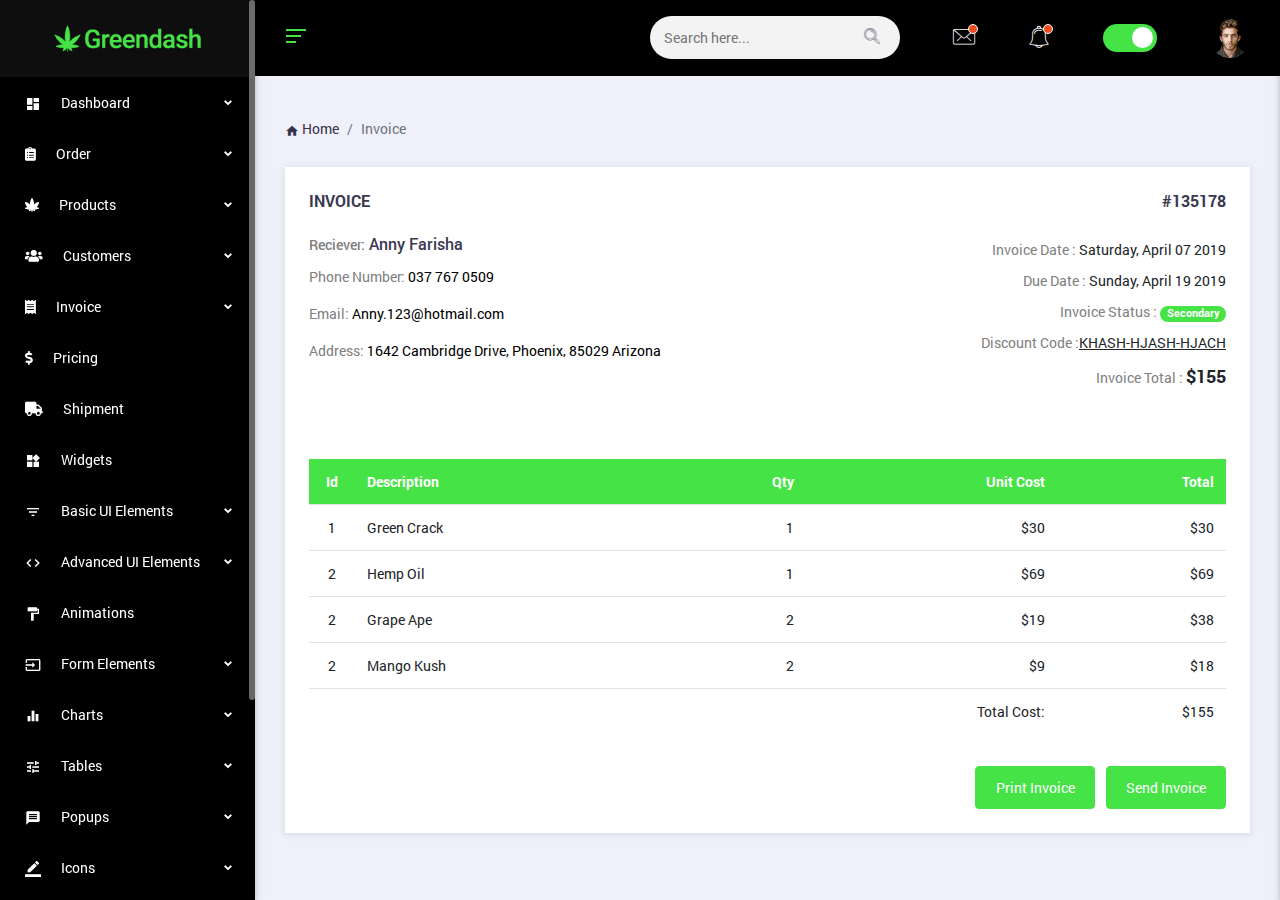
<file: invoice-detail.html>
<!DOCTYPE html>
<html lang="en">
<head>

    <meta http-equiv="Content-Type" content="text/html; charset=utf-8">
    <meta http-equiv="X-UA-Compatible" content="IE=edge">
    <meta name="viewport" content="width=device-width,initial-scale=1">
    <title>Admin - Invoice Detail</title>
    <!-- Iconic Fonts -->
    <link href="vendors/iconic-fonts/font-awesome/css/all.min.css" rel="stylesheet">
    <link href="https://fonts.googleapis.com/icon?family=Material+Icons" rel="stylesheet">
    <link rel="stylesheet" href="vendors/iconic-fonts/flat-icons/flaticon.css">
    <!-- Bootstrap core CSS -->
    <link href="assets/css/bootstrap.min.css" rel="stylesheet">
    <!-- jQuery UI -->
    <link href="assets/css/jquery-ui.min.css" rel="stylesheet">
    <!-- Greendash styles -->
    <link href="assets/css/style.css" rel="stylesheet">
    <link href="assets/css/myStyle.css" rel="stylesheet">
    <!-- Favicon -->
    <link rel="icon" type="image/png" sizes="32x32" href="favicon.ico">
</head>


<body class="ms-body ms-aside-left-open ms-primary-theme ">
    <!-- Preloader -->
    <div id="preloader-wrap">
        <div class="spinner spinner-8">
            <div class="ms-circle1 ms-child"></div>
            <div class="ms-circle2 ms-child"></div>
            <div class="ms-circle3 ms-child"></div>
            <div class="ms-circle4 ms-child"></div>
            <div class="ms-circle5 ms-child"></div>
            <div class="ms-circle6 ms-child"></div>
            <div class="ms-circle7 ms-child"></div>
            <div class="ms-circle8 ms-child"></div>
            <div class="ms-circle9 ms-child"></div>
            <div class="ms-circle10 ms-child"></div>
            <div class="ms-circle11 ms-child"></div>
            <div class="ms-circle12 ms-child"></div>
        </div>
    </div>

    <!-- Overlays -->
    <!-- <div class="ms-aside-overlay ms-overlay-left ms-toggler" data-target="#ms-side-nav" data-toggle="slideLeft"></div>
    <div class="ms-aside-overlay ms-overlay-right ms-toggler" data-target="#ms-recent-activity" data-toggle="slideRight"></div> -->

    <!-- Sidebar Navigation Left -->
    <aside id="ms-side-nav" class="side-nav fixed ms-aside-scrollable ms-aside-left">
        <!-- Logo -->
        <div class="logo-sn ms-d-block-lg">
            <a class="pl-0 ml-0 text-center" href="index.html"> <img src="assets/img/dashboard/greendash-logo.png" alt="logo"> </a>
        </div>

        <!-- Navigation -->
        <ul class="accordion ms-main-aside fs-14" id="side-nav-accordion">
            <!-- Dashboard -->
            <li class="menu-item">
                <a href="#" class="has-chevron" data-toggle="collapse" data-target="#dashboard" aria-expanded="false" aria-controls="dashboard">
                    <span><i class="material-icons fs-16">dashboard</i>Dashboard </span>
                </a>
                <ul id="dashboard" class="collapse" aria-labelledby="dashboard" data-parent="#side-nav-accordion">
                    <li> <a href="index.html"><i class="fa fa-chevron-right"></i>Greendash</a> </li>
                </ul>
            </li>
            <!-- /Dashboard -->

            <!-- Order Page Elements -->
            <li class="menu-item">
                <a href="#" class="has-chevron" data-toggle="collapse" data-target="#order-page" aria-expanded="false" aria-controls="order-page">
                    <span><i class="fas fa-clipboard-list"></i>Order</span>
                </a>
                <ul id="order-page" class="collapse" aria-labelledby="order-page" data-parent="#side-nav-accordion">
                    <li> 
                        <a href="pages/order/order-status.html"><i class="fa fa-chevron-right"></i>Order Status</a> 
                    </li>

                </ul>
            </li>
            <!-- /order page -->

            <!-- Product Page Elements -->
            <li class="menu-item">
                <a href="#" class="has-chevron" data-toggle="collapse" data-target="#product-page" aria-expanded="false" aria-controls="product-page">
                    <span><i class="fas fa-cannabis"></i>Products</span>
                </a>
                <ul id="product-page" class="collapse" aria-labelledby="product-page" data-parent="#side-nav-accordion">
                    <li> 
                        <a href="pages/product/product-list.html"><i class="fa fa-chevron-right"></i>Products-list</a> 
                    </li>
                    <li> 
                        <a href="pages/product/product-grid.html"><i class="fa fa-chevron-right"></i>Products-Grid</a> 
                    </li>
                    <li> 
                        <a href="pages/product/product-detail.html"><i class="fa fa-chevron-right"></i>Products-Details</a> 
                    </li>
                    <li> 
                        <a href="pages/product/cancel-product.html"><i class="fa fa-chevron-right"></i> Cancel Products</a> 
                    </li>
                    <li> 
                        <a href="pages/product/return-product.html"><i class="fa fa-chevron-right"></i>Return Products</a> 
                    </li>
                    <li> 
                        <a href="pages/add-product.html"><i class="fa fa-chevron-right"></i>Add Product</a> 
                    </li>
                </ul>
            </li>
            <!-- /Product page -->

            <!---Customer Page Elements -->
            <li class="menu-item">
                <a href="#" class="has-chevron" data-toggle="collapse" data-target="#customer" aria-expanded="false" aria-controls="customer">
                    <span><i class="fas fa-users"></i>Customers</span>
                </a>
                <ul id="customer" class="collapse" aria-labelledby="customer" data-parent="#side-nav-accordion">
                    <li> 
                        <a href="pages/customer/customer.html"><i class="fa fa-chevron-right"></i>Customers-list</a> 
                    </li>
                    <li> 
                        <a href="pages/customer/reviews.html"><i class="fa fa-chevron-right"></i>Reviwes</a> 
                    </li>
                </ul>
            </li>
            <!-- /Customer page -->

            <!-- Invoice -->
            <li class="menu-item">
                <a href="#" class="has-chevron" data-toggle="collapse" data-target="#invoice" aria-expanded="false" aria-controls="invoice">
                    <span><i class="fas fa-receipt"></i>Invoice</span>
                </a>
                <ul id="invoice" class="collapse" aria-labelledby="invoice" data-parent="#side-nav-accordion">
                    <li> 
                        <a href="pages/invoice/invoice.html"><i class="fa fa-chevron-right"></i>Invoice</a> 
                    </li>
                    <li> 
                        <a href="pages/invoice/invoice-list.html"><i class="fa fa-chevron-right"></i>Invoice-List</a> 
                    </li>
                </ul>
            </li>
            <!-- /Invoice -->

            <!-- Pricing -->
            <li class="menu-item">
                <a href="pages/pricing.html">
                    <span><i class="fas fa-dollar-sign"></i>Pricing</span>
                </a>
            </li>
            <!-- /Pricing -->

            <!-- Shipment -->
            <li class="menu-item">
                <a href="pages/shipment.html">
                    <span><i class="fas fa-truck"></i>Shipment</span>
                </a>
            </li>
            <!-- /Shipment -->

            <li class="menu-item">
                <a href="pages/widgets.html">
                    <span><i class="material-icons fs-16">widgets</i>Widgets</span>
                </a>
            </li>

            <!-- Basic UI Elements -->
            <li class="menu-item">
                <a href="#" class="has-chevron" data-toggle="collapse" data-target="#basic-elements" aria-expanded="false" aria-controls="basic-elements">
                    <span><i class="material-icons fs-16">filter_list</i>Basic UI Elements</span>
                 </a>
                <ul id="basic-elements" class="collapse" aria-labelledby="basic-elements" data-parent="#side-nav-accordion">
                    <li> 
                        <a href="pages/ui-basic/accordions.html">Accordions</a> 
                    </li>
                    <li> 
                        <a href="pages/ui-basic/alerts.html">Alerts</a> 
                    </li>
                    <li> 
                        <a href="pages/ui-basic/buttons.html">Buttons</a> 
                    </li>
                    <li> 
                        <a href="pages/ui-basic/breadcrumbs.html">
                            Breadcrumbs
                        </a>
                    </li>
                    <li> 
                        <a href="pages/ui-basic/badges.html">Badges</a> 
                    </li>
                    <li> 
                        <a href="pages/ui-basic/cards.html">Cards</a> 
                    </li>
                    <li> 
                        <a href="pages/ui-basic/progress-bars.html">Progress Bars</a> 
                    </li>
                    <li> 
                        <a href="pages/ui-basic/preloaders.html">Pre-loaders</a>
                    </li>
                    <li> 
                        <a href="pages/ui-basic/pagination.html">Pagination</a>
                    </li>
                    <li> 
                        <a href="pages/ui-basic/tabs.html">Tabs</a> 
                    </li>

                    <li> 
                        <a href="pages/ui-basic/typography.html">Typography</a>
                    </li>
                </ul>
            </li>
            <!-- /Basic UI Elements -->

            <!-- Advanced UI Elements -->
            <li class="menu-item">
                <a href="#" class="has-chevron" data-toggle="collapse" data-target="#advanced-elements" aria-expanded="false" aria-controls="advanced-elements">
                    <span><i class="material-icons fs-16">code</i>Advanced UI Elements</span>
                </a>
                <ul id="advanced-elements" class="collapse" aria-labelledby="advanced-elements" data-parent="#side-nav-accordion">
                    <li> 
                        <a href="pages/ui-advanced/draggables.html">Draggables</a> 
                    </li>
                    <li> 
                        <a href="pages/ui-advanced/sliders.html">Sliders</a> 
                    </li>
                    <li> 
                        <a href="pages/ui-advanced/modals.html">Modals</a> 
                    </li>
                    <li> 
                        <a href="pages/ui-advanced/rating.html">Rating</a>
                    </li>
                    <li> 
                        <a href="pages/ui-advanced/tour.html">Tour</a> 
                    </li>
                    <li> 
                        <a href="pages/ui-advanced/cropper.html">Cropper</a> 
                    </li>
                    <li> 
                        <a href="pages/ui-advanced/range-slider.html">Range Slider</a> 
                    </li>
                </ul>
            </li>
            <!-- /Advanced UI Elements -->

            <li class="menu-item">
                <a href="pages/animation.html">
                    <span><i class="material-icons fs-16">format_paint</i>Animations</span>
                </a>
            </li>
            <!-- Form Elements -->

            <li class="menu-item">
                <a href="#" class="has-chevron" data-toggle="collapse" data-target="#form-elements" aria-expanded="false" aria-controls="form-elements">
                    <span><i class="material-icons fs-16">input</i>Form Elements</span>
                </a>
                <ul id="form-elements" class="collapse" aria-labelledby="form-elements" data-parent="#side-nav-accordion">
                    <li> <a href="pages/form/form-elements.html">Form Elements</a> </li>
                    <li> <a href="pages/form/form-layout.html">Form Layouts</a> </li>
                    <li> <a href="pages/form/form-validation.html">Form Validation</a> </li>
                    <li> <a href="pages/form/form-wizard.html">Form Wizard</a> </li>
                </ul>
            </li>
            <!-- /Form Elements -->

            <!-- Charts -->
            <li class="menu-item">
                <a href="#" class="has-chevron" data-toggle="collapse" data-target="#charts" aria-expanded="false" aria-controls="charts">
                    <span><i class="material-icons fs-16">equalizer</i>Charts</span>
                </a>
                <ul id="charts" class="collapse" aria-labelledby="charts" data-parent="#side-nav-accordion">
                    <li> <a href="pages/charts/chartjs.html">Chart JS</a> </li>
                    <li> <a href="pages/charts/morris-charts.html">Morris Chart</a> </li>
                </ul>
            </li>
            <!-- /Charts -->

             <!-- Tables -->
            <li class="menu-item">
                <a href="#" class="has-chevron" data-toggle="collapse" data-target="#tables" aria-expanded="false" aria-controls="tables">
                    <span><i class="material-icons fs-16">tune</i>Tables</span>
                </a>
                <ul id="tables" class="collapse" aria-labelledby="tables" data-parent="#side-nav-accordion">
                    <li> <a href="pages/tables/basic-tables.html">Basic Tables</a> </li>
                    <li> <a href="pages/tables/data-tables.html">Data tables</a> </li>
                </ul>
            </li>
            <!-- /Tables -->

            <!-- Popups -->
            <li class="menu-item">
                <a href="#" class="has-chevron" data-toggle="collapse" data-target="#popups" aria-expanded="false" aria-controls="popups">
                    <span><i class="material-icons fs-16">message</i>Popups</span>
                </a>
                <ul id="popups" class="collapse" aria-labelledby="popups" data-parent="#side-nav-accordion">
                    <li> <a href="pages/popups/sweet-alerts.html">Sweet Alerts</a> </li>
                    <li> <a href="pages/popups/toast.html">Toast</a> </li>
                </ul>
            </li>
            <!-- /Popups -->

            <!-- Icons -->
            <li class="menu-item">
                <a href="#" class="has-chevron" data-toggle="collapse" data-target="#icons" aria-expanded="false" aria-controls="icons">
                    <span><i class="material-icons fs-16">border_color</i>Icons</span>
                </a>
                <ul id="icons" class="collapse" aria-labelledby="icons" data-parent="#side-nav-accordion">
                    <li> <a href="pages/icons/fontawesome.html">Fontawesome</a> </li>
                    <li> <a href="pages/icons/flaticons.html">Flaticons</a> </li>
                    <li> <a href="pages/icons/materialize.html">Materialize</a> </li>
                </ul>
            </li>
            <!-- /Icons -->

            <!-- Maps -->
            <li class="menu-item">
                <a href="#" class="has-chevron" data-toggle="collapse" data-target="#maps" aria-expanded="false" aria-controls="maps">
                    <span><i class="material-icons fs-16">map</i>Maps</span>
                </a>
                <ul id="maps" class="collapse" aria-labelledby="maps" data-parent="#side-nav-accordion">
                    <li> <a href="pages/maps/google-maps.html">Google Maps</a> </li>
                    <li> <a href="pages/maps/vector-maps.html">Vector Maps</a> </li>
                </ul>
            </li>
            <!-- /Maps -->

            <!-- Pages -->
            <li class="menu-item">
                <a href="#" class="has-chevron" data-toggle="collapse" data-target="#pages" aria-expanded="false" aria-controls="pages">
                    <span><i class="material-icons fs-16">insert_drive_file</i>Pages</span>
                </a>
                <ul id="pages" class="collapse" aria-labelledby="pages" data-parent="#side-nav-accordion">
                    <li class="menu-item">
                        <a href="#" class="has-chevron" data-toggle="collapse" data-target="#authentication" aria-expanded="false" aria-controls="authentication">Authentication</a>
                        <ul id="authentication" class="collapse" aria-labelledby="authentication" data-parent="#pages">
                            <li> <a href="pages/prebuilt-pages/default-login.html">Default Login</a> </li>
                            <li> <a href="pages/prebuilt-pages/modal-login.html">Modal Login</a> </li>
                            <li> <a href="pages/prebuilt-pages/default-register.html">Default Registration</a> </li>
                            <li> <a href="pages/prebuilt-pages/modal-register.html">Modal Registration</a> </li>
                            <li> <a href="pages/prebuilt-pages/lock-screen.html">Lock Screen</a> </li>
                        </ul>
                    </li>
                    <li> <a href="pages/prebuilt-pages/coming-soon.html">Coming Soon</a> </li>
                    <li> <a href="pages/prebuilt-pages/error.html">Error Page</a> </li>
                    <li class="menu-item"> <a href="pages/prebuilt-pages/faq.html"> FAQ </a> </li>
                    <li class="menu-item"> <a href="pages/prebuilt-pages/portfolio.html"> Portfolio </a> </li>
                    <li class="menu-item"> <a href="pages/prebuilt-pages/user-profile.html"> User Profile </a> </li>
                    <li class="menu-item"> <a href="pages/prebuilt-pages/invoice.html"> Invoice </a> </li>
                </ul>
            </li>
            <!-- /Pages -->

            <!-- Bonus Pages -->
            <li class="menu-item">
                <a href="#" class="has-chevron" data-toggle="collapse" data-target="#bonuspages" aria-expanded="false" aria-controls="pages">
                    <span><i class="material-icons fs-16">insert_drive_file</i> Bonus Pages</span>
                </a>
                <ul id="bonuspages" class="collapse" aria-labelledby="pages" data-parent="#side-nav-accordion">
                    <li> <a href="pages/dashboard/cryptocurrency.html">Crypto Currency</a> </li>
                    <li> <a href="pages/dashboard/web-analytics.html"> Web Analytics </a> </li>
                    <li> <a href="pages/dashboard/social-media.html">Social Media</a> </li>
                    <li> <a href="pages/dashboard/project-management.html">Project Management</a> </li>
                    <li> <a href="pages/dashboard/client-management.html">Client Management</a> </li>
                </ul>
            </li>
            <!-- /Bonus Pages -->

            <!-- Apps -->
            <li class="menu-item">
                <a href="#" class="has-chevron" data-toggle="collapse" data-target="#apps" aria-expanded="false" aria-controls="apps">
                    <span><i class="material-icons fs-16">phone_iphone</i>Apps</span>
                </a>
                <ul id="apps" class="collapse" aria-labelledby="apps" data-parent="#side-nav-accordion">
                    <li> <a href="chat-box.html">Chat</a> </li>
                    <li> <a href="email.html">Email</a> </li>
                    <li> <a href="to-do-list.html">To-do List</a> </li>
                </ul>
            </li>
            <!-- /Apps -->
        </ul>
    </aside>

    <!-- Sidebar Right -->
    <aside id="ms-recent-activity" class="side-nav fixed ms-aside-right ms-scrollable">
        <div class="ms-aside-header">
            <ul class="nav nav-tabs tabs-bordered d-flex nav-justified mb-3" role="tablist">
                <li role="presentation" class="fs-12">
                    <a href="#activityLog" aria-controls="activityLog" class="active" role="tab" data-toggle="tab"> Activity Log</a>
                </li>
                <li role="presentation" class="fs-12">
                    <a href="#recentPosts" aria-controls="recentPosts" role="tab" data-toggle="tab"> Settings </a>
                </li>
                <li>
                    <button type="button" class="close ms-toggler text-center" data-target="#ms-recent-activity" data-toggle="slideRight"><span aria-hidden="true">&times;</span></button>
                </li>
            </ul>
        </div>

        <div class="ms-aside-body">
            <div class="tab-content">
                <div role="tabpanel" class="tab-pane active fade show" id="activityLog">
                    <ul class="ms-activity-log">
                        <li>
                            <div class="ms-btn-icon btn-pill icon btn-light">
                                <i class="flaticon-gear"></i>
                            </div>
                            <h6>Update 1.0.0 Pushed</h6>
                            <span> <i class="material-icons">event</i>1 January, 2019</span>
                            <p class="fs-14">Lorem ipsum dolor sit amet, consectetur adipiscing elit. Quisque scelerisque diam non nisi semper, ula in sodales vehicula....</p>
                        </li>
                        <li>
                            <div class="ms-btn-icon btn-pill icon btn-success">
                                <i class="flaticon-tick-inside-circle"></i>
                            </div>
                            <h6>Profile Updated</h6>
                            <span> <i class="material-icons">event</i>4 March, 2018</span>
                            <p class="fs-14">Curabitur purus sem, malesuada eu luctus eget, suscipit sed turpis. Nam pellentesque felis vitae justo accumsan, sed semper nisi sollicitudin...</p>
                        </li>
                        <li>
                            <div class="ms-btn-icon btn-pill icon btn-warning">
                                <i class="flaticon-alert-1"></i>
                            </div>
                            <h6>Your payment is due</h6>
                            <span> <i class="material-icons">event</i>1 January, 2019</span>
                            <p class="fs-14">Lorem ipsum dolor sit amet, consectetur adipiscing elit. Quisque scelerisque diam non nisi semper, ula in sodales vehicula....</p>
                        </li>
                        <li>
                            <div class="ms-btn-icon btn-pill icon btn-danger">
                                <i class="flaticon-alert"></i>
                            </div>
                            <h6>Database Error</h6>
                            <span> <i class="material-icons">event</i>4 March, 2018</span>
                            <p class="fs-14">Curabitur purus sem, malesuada eu luctus eget, suscipit sed turpis. Nam pellentesque felis vitae justo accumsan, sed semper nisi sollicitudin...</p>
                        </li>
                        <li>
                            <div class="ms-btn-icon btn-pill icon btn-info">
                                <i class="flaticon-information"></i>
                            </div>
                            <h6>Checkout what's Trending</h6>
                            <span> <i class="material-icons">event</i>1 January, 2019</span>
                            <p class="fs-14">Lorem ipsum dolor sit amet, consectetur adipiscing elit. Quisque scelerisque diam non nisi semper, ula in sodales vehicula....</p>
                        </li>
                        <li>
                            <div class="ms-btn-icon btn-pill icon btn-secondary">
                                <i class="flaticon-diamond"></i>
                            </div>
                            <h6>Your Dashboard is ready</h6>
                            <span> <i class="material-icons">event</i>4 March, 2018</span>
                            <p class="fs-14">Curabitur purus sem, malesuada eu luctus eget, suscipit sed turpis. Nam pellentesque felis vitae justo accumsan, sed semper nisi sollicitudin...</p>
                        </li>
                    </ul>

                    <a href="#" class="btn btn-primary d-block"> View All </a>
                </div>

                <div role="tabpanel" class="tab-pane fade" id="recentPosts">
                    <h6>General Settings</h6>
                    <div class="ms-form-group">
                        <span class="ms-option-name fs-14">Location Tracking</span>
                        <label class="ms-switch float-right">
                            <input type="checkbox">
                            <span class="ms-switch-slider round"></span>
                        </label>
                    </div>
                    <div class="ms-form-group">
                        <span class="ms-option-name fs-14">Allow Notifications</span>
                        <label class="ms-switch float-right">
                            <input type="checkbox">
                            <span class="ms-switch-slider round"></span>
                        </label>
                    </div>

                    <div class="ms-form-group">
                        <span class="ms-option-name fs-14">Allow Popups</span>
                        <label class="ms-switch float-right">
                            <input type="checkbox" checked>
                            <span class="ms-switch-slider round"></span>
                        </label>
                    </div>

                    <h6>Log Settings</h6>
                    <div class="ms-form-group">
                        <span class="ms-option-name fs-14">Enable Logging</span>
                        <label class="ms-switch float-right">
                            <input type="checkbox" checked>
                            <span class="ms-switch-slider round"></span>
                        </label>
                    </div>
                    <div class="ms-form-group">
                        <span class="ms-option-name fs-14">Audit Logs</span>
                        <label class="ms-switch float-right">
                            <input type="checkbox">
                            <span class="ms-switch-slider round"></span>
                        </label>
                    </div>
                    <div class="ms-form-group">
                        <span class="ms-option-name fs-14">Error Logs</span>
                        <label class="ms-switch float-right">
                            <input type="checkbox" checked>
                            <span class="ms-switch-slider round"></span>
                        </label>
                    </div>
                    <h6>Advanced Settings</h6>
                    <div class="ms-form-group">
                        <span class="ms-option-name fs-14">Enable Logging</span>
                        <label class="ms-switch float-right">
                            <input type="checkbox" checked>
                            <span class="ms-switch-slider round"></span>
                        </label>
                    </div>
                    <div class="ms-form-group">
                        <span class="ms-option-name fs-14">Audit Logs</span>
                        <label class="ms-switch float-right">
                            <input type="checkbox">
                            <span class="ms-switch-slider round"></span>
                        </label>
                    </div>
                    <div class="ms-form-group">
                        <span class="ms-option-name fs-14">Error Logs</span>
                        <label class="ms-switch float-right">
                            <input type="checkbox" checked>
                            <span class="ms-switch-slider round"></span>
                        </label>
                    </div>
                </div>
            </div>
        </div>
    </aside>

    <!-- Main Content -->
    <main class="body-content">

        <!-- Navigation Bar -->
        <nav class="navbar ms-navbar">

            <div class="ms-aside-toggler ms-toggler pl-0" data-target="#ms-side-nav" data-toggle="slideLeft">
                <span class="ms-toggler-bar bg-primary"></span>
                <span class="ms-toggler-bar bg-primary"></span>
                <span class="ms-toggler-bar bg-primary"></span>
            </div>


            <div class="logo-sn logo-sm ms-d-block-sm">
                <a class="pl-0 ml-0 text-center navbar-brand mr-0" href="index.html">
                    <img src="assets/img/dashboard/greendash-logo-84x41.png" alt="logo"> 
                </a>
            </div>

            <ul class="ms-nav-list ms-inline mb-0" id="ms-nav-options">
                <li class="ms-nav-item ms-search-form pb-0 py-0">
                    <form class="ms-form" method="post">
                        <div class="ms-form-group my-0 mb-0 has-icon fs-14">
                            <input type="search" class="ms-form-input" name="search" placeholder="Search here..." value="">
                            <i class="flaticon-search text-disabled"></i>
                        </div>
                    </form>
                </li>

                <li class="ms-nav-item dropdown">
                    <a href="#" class="text-disabled ms-has-notification" id="mailDropdown" data-toggle="dropdown" aria-haspopup="true" aria-expanded="false"><i class="flaticon-mail"></i></a>
                    <ul class="dropdown-menu dropdown-menu-right" aria-labelledby="mailDropdown">
                        <li class="dropdown-menu-header">
                            <h6 class="dropdown-header ms-inline m-0">
                                <span class="text-disabled">Mail</span>
                            </h6>
                            <span class="badge badge-pill badge-success">3 New</span>
                        </li>

                        <li class="dropdown-divider"></li>
                        <li class="ms-scrollable ms-dropdown-list">
                            <a class="media p-2" href="#">
                                <div class="ms-chat-status ms-status-offline ms-chat-img mr-2 align-self-center">
                                    <img src="assets/img/dashboard/rakhan-potik-1.jpg" class="ms-img-round" alt="people">
                                </div>
                                <div class="media-body">
                                    <span>Hey man, looking forward to your new project.</span>
                                    <p class="fs-10 my-1 text-disabled"><i class="material-icons">access_time</i> 30 seconds ago</p>
                                </div>
                            </a>

                            <a class="media p-2" href="#">
                                <div class="ms-chat-status ms-status-online ms-chat-img mr-2 align-self-center">
                                    <img src="assets/img/dashboard/rakhan-potik-2.jpg" class="ms-img-round" alt="people">
                                </div>
                                <div class="media-body">
                                    <span>Dear John, I was told you bought Greendash! Send me your feedback</span>
                                    <p class="fs-10 my-1 text-disabled"><i class="material-icons">access_time</i> 28 minutes ago</p>
                                </div>
                            </a>

                            <a class="media p-2" href="#">
                                <div class="ms-chat-status ms-status-offline ms-chat-img mr-2 align-self-center">
                                    <img src="assets/img/dashboard/rakhan-potik-3.jpg" class="ms-img-round" alt="people">
                                </div>
                                <div class="media-body">
                                    <span>How many people are we inviting to the dashboard?</span>
                                    <p class="fs-10 my-1 text-disabled"><i class="material-icons">access_time</i> 6 hours ago</p>
                                </div>
                            </a>
                        </li>

                        <li class="dropdown-divider"></li>
                        <li class="dropdown-menu-footer text-center">
                            <a href="pages/apps/email.html">Go to Inbox</a>
                        </li>
                    </ul>
                </li>

                <li class="ms-nav-item dropdown">
                    <a href="#" class="text-disabled ms-has-notification" id="notificationDropdown" data-toggle="dropdown" aria-haspopup="true" aria-expanded="false">
                        <i class="flaticon-bell"></i>
                    </a>

                    <ul class="dropdown-menu dropdown-menu-right" aria-labelledby="notificationDropdown">
                        <li class="dropdown-menu-header">
                            <h6 class="dropdown-header ms-inline m-0">
                                <span class="text-disabled">Notifications</span>
                            </h6>
                            <span class="badge badge-pill badge-info">4 New</span>
                        </li>
                        <li class="dropdown-divider"></li>
                        <li class="ms-scrollable ms-dropdown-list">
                            <a class="media p-2" href="#">
                                <div class="media-body">
                                    <span>12 ways to improve your crypto dashboard</span>
                                    <p class="fs-10 my-1 text-disabled"><i class="material-icons">access_time</i> 30 seconds ago</p>
                                </div>
                            </a>
                            <a class="media p-2" href="#">
                                <div class="media-body">
                                    <span>You have newly registered users</span>
                                    <p class="fs-10 my-1 text-disabled"><i class="material-icons">access_time</i> 45 minutes ago</p>
                                </div>
                            </a>

                            <a class="media p-2" href="#">
                                <div class="media-body">
                                    <span>Your account was logged in from an unauthorized IP</span>
                                    <p class="fs-10 my-1 text-disabled"><i class="material-icons">access_time</i> 2 hours ago</p>
                                </div>
                            </a>

                            <a class="media p-2" href="#">
                                <div class="media-body">
                                    <span>An application form has been submitted</span>
                                    <p class="fs-10 my-1 text-disabled"><i class="material-icons">access_time</i> 1 day ago</p>
                                </div>
                            </a>
                        </li>

                        <li class="dropdown-divider"></li>
                        <li class="dropdown-menu-footer text-center">
                            <a href="#">View all Notifications</a>
                        </li>
                    </ul>
                </li>

                <li class="ms-nav-item m-0 display-none-sm">
                    <label class="ms-switch m-0">
                        <input type="checkbox" id="remove-quickbar" checked="">
                        <span class="ms-switch-slider round"></span>
                    </label>
                </li>

                <li class="ms-nav-item ms-nav-user dropdown">
                    <a href="#" id="userDropdown" data-toggle="dropdown" aria-haspopup="true" aria-expanded="false"> 
                        <img class="ms-user-img ms-img-round float-right" src="assets/img/dashboard/rakhan-potik-1.jpg" alt="people"> 
                    </a>

                    <ul class="dropdown-menu dropdown-menu-right user-dropdown" aria-labelledby="userDropdown">
                        <li class="dropdown-menu-header">
                            <h6 class="dropdown-header ms-inline m-0"><span class="text-disabled">Welcome, Anny Farisha</span></h6>
                        </li>
                        <li class="dropdown-divider"></li>
                        <li class="ms-dropdown-list">
                            <a class="media fs-14 p-2" href="http://slidesigma.com/themes/html/prebuilt-pages/user-profile.html"> 
                                <span><i class="flaticon-user mr-2"></i> Profile</span> 
                            </a>
                            <a class="media fs-14 p-2" href="http://slidesigma.com/themes/html/apps/email.html"> 
                                <span><i class="flaticon-mail mr-2"></i> Inbox</span> 
                                <span class="badge badge-pill badge-info">3</span> 
                            </a>
                            <a class="media fs-14 p-2" href="http://slidesigma.com/themes/html/prebuilt-pages/user-profile.html"> 
                                <span><i class="flaticon-gear mr-2"></i> Account Settings</span>
                            </a>
                        </li>
                        <li class="dropdown-divider"></li>
                        <li class="dropdown-menu-footer">
                            <a class="media fs-14 p-2" href="http://slidesigma.com/themes/html/prebuilt-pages/lock-screen.html"> 
                                <span><i class="flaticon-security mr-2"></i> Lock</span> 
                            </a>
                        </li>
                        <li class="dropdown-menu-footer">
                            <a class="media fs-14 p-2" href="http://slidesigma.com/themes/html/prebuilt-pages/default-login.html"> 
                                <span><i class="flaticon-shut-down mr-2"></i> Logout</span> 
                            </a>
                        </li>
                  </ul>
                </li>
            </ul>

            <div class="ms-toggler ms-d-block-sm pr-0 ms-nav-toggler" data-toggle="slideDown" data-target="#ms-nav-options">
                <span class="ms-toggler-bar bg-primary"></span>
                <span class="ms-toggler-bar bg-primary"></span>
                <span class="ms-toggler-bar bg-primary"></span>
            </div>
        </nav>

        <!-- Body Wrapper -->

        <div class="ms-content-wrapper">
            <div class="row">

                <div class="col-md-12">
                    <nav aria-label="breadcrumb">
                        <ol class="breadcrumb pl-0">
                            <li class="breadcrumb-item"><a href="#"><i class="material-icons">home</i> Home</a></li>
                            <li class="breadcrumb-item active" aria-current="page">Invoice</li>
                        </ol>
                    </nav>

                    <div class="ms-panel">
                        <div class="ms-panel-header header-mini">
                            <div class="d-flex justify-content-between">
                                <h6>Invoice</h6>
                                <h6>#135178</h6>
                            </div>
                        </div>

                        <div class="ms-panel-body">
                            <!-- Invoice To -->
                            <div class="row ">
                                <div class="col-md-6">
                                    <div class="invoice-address">
                                        <h5> <span class="label">Reciever:</span> Anny Farisha</h5>
                                        <p><span class="label">Phone Number: </span>037 767 0509</p>
                                        <p><span class="label">Email: </span>Anny.123@hotmail.com</p>
                                        <p class="mb-0"> <span class="label">Address: </span>1642 Cambridge Drive, Phoenix, 85029 Arizona</p>
                                    </div>
                                </div>

                                <div class="col-md-6 text-md-right">
                                    <ul class="invoice-date">
                                        <li> <span class="label">Invoice Date :</span> Saturday, April 07 2019</li>
                                        <li><span class="label">Due Date :</span> Sunday, April 19 2019</li>
                                        <li class="invoice-status">
                                            <span class="label">Invoice Status :</span> 
                                            <span class="badge badge-pill badge-secondary invoice-status-value">Secondary</span>
                                        </li>
                                        <li><span class="label">Discount Code :</span><u>KHASH-HJASH-HJACH</u> </li>
                                        <li><span class="label">Invoice Total :</span> <b>$155</b></li>
                                    </ul>
                                </div>
                            </div>

                            <!-- Invoice Table -->
                            <div class="ms-invoice-table table-responsive mt-5">
                                <table class="table table-hover text-right thead-primary">
                                    <thead>
                                        <tr class="text-capitalize">
                                            <th class="text-center w-5">id</th>
                                            <th class="text-left">description</th>
                                            <th>qty</th>
                                            <th>Unit Cost</th>
                                            <th>total</th>
                                        </tr>
                                    </thead>
                                    <tbody>
                                        <tr>
                                            <td class="text-center">1</td>
                                            <td class="text-left">Green Crack</td>
                                            <td>1</td>
                                            <td>$30</td>
                                            <td>$30</td>
                                        </tr>
                                        <tr>
                                            <td class="text-center">2</td>
                                            <td class="text-left">Hemp Oil</td>
                                            <td>1</td>
                                            <td>$69</td>
                                            <td>$69</td>
                                        </tr>
                                        <tr>
                                            <td class="text-center">2</td>
                                            <td class="text-left">Grape Ape</td>
                                            <td>2</td>
                                            <td>$19</td>
                                            <td>$38</td>
                                        </tr>
                                        <tr>
                                            <td class="text-center">2</td>
                                            <td class="text-left">Mango Kush</td>
                                            <td>2</td>
                                            <td>$9</td>
                                            <td>$18</td>
                                        </tr>
                                    </tbody>
                                    <tfoot>
                                        <tr>
                                            <td colspan="4">Total Cost: </td>
                                            <td>$155</td>
                                        </tr>
                                    </tfoot>
                                </table>
                            </div>

                            <div class="invoice-buttons text-right">
                                <a href="#" class="btn btn-primary mr-2 btn-save-invoice">Save Invoice</a>
                                <a href="#" class="btn btn-primary mr-2">Print Invoice</a>
                                <a href="#" class="btn btn-primary">Send Invoice</a>
                            </div>
                        </div>
                    </div>
                </div>
            </div>
        </div>
    </main>

    <!-- Quick bar -->
    <aside id="ms-quick-bar" class="ms-quick-bar fixed ms-d-block-lg">

        <ul class="nav nav-tabs ms-quick-bar-list" role="tablist">
            <li class="ms-quick-bar-item ms-has-qa" role="presentation" data-toggle="tooltip" data-placement="left" title="Launch Chat" data-title="Chat">
                <a href="#qa-chat" aria-controls="qa-chat" role="tab" data-toggle="tab">
                    <i class="flaticon-chat"></i>
                    <span class="ms-quick-bar-label">Chat</span>
                </a>
            </li>

            <li class="ms-quick-bar-item ms-has-qa" role="presentation" data-toggle="tooltip" data-placement="left" title="Launch Email" data-title="Email">
                <a href="#qa-email" aria-controls="qa-email" role="tab" data-toggle="tab">
                    <i class="flaticon-mail"></i>
                    <span class="ms-quick-bar-label">Email</span>
                </a>
            </li>

            <li class="ms-quick-bar-item ms-has-qa" role="presentation" data-toggle="tooltip" data-placement="left" title="Launch To-do-list" data-title="To-do-list">
                <a href="#qa-toDo" aria-controls="qa-toDo" role="tab" data-toggle="tab">
                    <i class="flaticon-list"></i>
                    <span class="ms-quick-bar-label">To-do</span>
                </a>
            </li>

            <li class="ms-quick-bar-item ms-has-qa" role="presentation" data-toggle="tooltip" data-placement="left" title="Launch Reminders" data-title="Reminders">
                <a href="#qa-reminder" aria-controls="qa-reminder" role="tab" data-toggle="tab">
                    <i class="flaticon-bell"></i>
                    <span class="ms-quick-bar-label">Reminder</span>
                </a>
            </li>

            <li class="ms-quick-bar-item ms-has-qa" role="presentation" data-toggle="tooltip" data-placement="left" title="Launch Notes" data-title="Notes">
                <a href="#qa-notes" aria-controls="qa-notes" role="tab" data-toggle="tab">
                    <i class="flaticon-pencil"></i>
                    <span class="ms-quick-bar-label">Notes</span>
                </a>
            </li>

            <li class="ms-quick-bar-item ms-has-qa" role="presentation" data-toggle="tooltip" data-placement="left" title="Invite Members" data-title="Invite Members">
                <a href="#qa-invite" aria-controls="qa-invite" role="tab" data-toggle="tab">
                    <i class="flaticon-share-1"></i>
                    <span class="ms-quick-bar-label">Invite</span>
                </a>
            </li>
        </ul>

        <div class="ms-configure-qa" data-toggle="tooltip" data-placement="left" title="Configure Quick Access">

            <a href="#">
                <i class="flaticon-hammer"></i>
                <span class="ms-quick-bar-label">Configure</span>
            </a>
        </div>

        <!-- Quick bar Content -->
        <div class="ms-quick-bar-content">

            <div class="ms-quick-bar-header clearfix">
                <h5 class="ms-quick-bar-title float-left">Title</h5>
                <button type="button" class="close ms-toggler" data-target="#ms-quick-bar" data-toggle="hideQuickBar" aria-label="Close">
                    <span aria-hidden="true">&times;</span>
                </button>
            </div>

            <div class="ms-quick-bar-body tab-content">
                <div role="tabpanel" class="tab-pane" id="qa-chat">
                    <div class="ms-chat-container">
                        <div class="ms-chat-header px-3">
                            <div class="ms-chat-user-container media clearfix">
                                <div class="ms-chat-status ms-status-online ms-chat-img mr-3 align-self-center">
                                    <img src="assets/img/dashboard/rakhan-potik-1.jpg" class="ms-img-round" alt="people">
                                </div>

                                <div class="media-body ms-chat-user-info mt-1">
                                    <h6>Anny Farisha</h6>
                                    <a href="#" class="text-disabled has-chevron fs-12" data-toggle="dropdown" aria-haspopup="true" aria-expanded="false">Available</a>

                                    <ul class="dropdown-menu">
                                        <li class="ms-dropdown-list">
                                            <a class="media p-2" href="#">
                                                <div class="media-body">
                                                    <span>Busy</span>
                                                </div>
                                            </a>

                                            <a class="media p-2" href="#">
                                                <div class="media-body">
                                                    <span>Away</span>
                                                </div>
                                            </a>

                                            <a class="media p-2" href="#">
                                                <div class="media-body">
                                                    <span>Offline</span>
                                                </div>
                                            </a>
                                        </li>
                                    </ul>
                                </div>
                            </div>

                            <form class="ms-form my-3" method="post">
                                <div class="ms-form-group my-0 mb-0 has-icon fs-14">
                                    <input type="search" class="ms-form-input w-100" name="search" placeholder="Search for People and Groups" value="">
                                    <i class="flaticon-search text-disabled"></i>
                                </div>
                            </form>
                        </div>

                        <div class="ms-chat-body">
                            <ul class="nav nav-tabs tabs-bordered d-flex nav-justified px-3" role="tablist">
                                <li role="presentation" class="fs-12"><a href="#chats" aria-controls="chats" class="active show" role="tab" data-toggle="tab"> Chats </a></li>
                                <li role="presentation" class="fs-12"><a href="#groups" aria-controls="groups" role="tab" data-toggle="tab"> Groups </a></li>
                                <li role="presentation" class="fs-12"><a href="#contacts" aria-controls="contacts" role="tab" data-toggle="tab"> Contacts </a></li>
                            </ul>

                            <div class="tab-content">
                                <div role="tabpanel" class="tab-pane active show fade in" id="chats">
                                    <ul class="ms-scrollable ms-quickbar-container">
                                        <li class="ms-chat-user-container ms-open-chat ms-deletable p-3 media clearfix">
                                            <div class="ms-chat-status ms-status-away ms-has-new-msg ms-chat-img mr-3 align-self-center">
                                                <span class="msg-count">3</span>
                                                <img src="assets/img/dashboard/rakhan-potik-2.jpg" class="ms-img-round" alt="people">
                                            </div>

                                            <div class="media-body ms-chat-user-info mt-1">
                                                <h6>James Zathila</h6> 
                                                <span class="ms-chat-time">2 Hours ago</span>
                                                <p>Lorem ipsum dolor sit amet, consectetur adipiscing elit. In in arcu turpis. Nunc</p>
                                                <i class="flaticon-trash ms-delete-trigger"> </i>
                                            </div>
                                        </li>

                                        <li class="ms-chat-user-container ms-open-chat ms-deletable p-3 media clearfix">
                                            <div class="ms-chat-status ms-status-online ms-chat-img mr-3 align-self-center">
                                                <img src="assets/img/dashboard/rakhan-potik-3.jpg" class="ms-img-round" alt="people">
                                            </div>

                                            <div class="media-body ms-chat-user-info mt-1">
                                                <h6>Raymart Sandiago</h6> <span class="ms-chat-time">3 Hours ago</span>
                                                <p>Lorem ipsum dolor sit amet, consectetur adipiscing elit. In in arcu turpis. Nunc</p>
                                                <i class="flaticon-trash ms-delete-trigger"> </i>
                                            </div>
                                        </li>

                                        <li class="ms-chat-user-container ms-open-chat ms-deletable p-3 media clearfix">
                                            <div class="ms-chat-status ms-status-offline ms-chat-img mr-3 align-self-center">
                                                <img src="assets/img/dashboard/rakhan-potik-4.jpg" class="ms-img-round" alt="people">
                                            </div>

                                            <div class="media-body ms-chat-user-info mt-1">
                                                <h6>Heather Brown</h6> <span class="ms-chat-time">12 Hours ago</span>
                                                <p>Lorem ipsum dolor sit amet, consectetur adipiscing elit. In in arcu turpis. Nunc</p>
                                                <i class="flaticon-trash ms-delete-trigger"> </i>
                                            </div>
                                        </li>

                                        <li class="ms-chat-user-container ms-open-chat ms-deletable p-3 media clearfix">
                                            <div class="ms-chat-status ms-status-busy ms-chat-img mr-3 align-self-center">
                                                <img src="assets/img/dashboard/rakhan-potik-5.jpg" class="ms-img-round" alt="people">
                                            </div>
                                            <div class="media-body ms-chat-user-info mt-1">
                                                <h6>Micheal John</h6> <span class="ms-chat-time">Yesterday</span>
                                                <p>Lorem ipsum dolor sit amet, consectetur adipiscing elit. In in arcu turpis. Nunc</p>
                                                <i class="flaticon-trash ms-delete-trigger"> </i>
                                            </div>
                                        </li>

                                        <li class="ms-chat-user-container ms-open-chat ms-deletable p-3 media clearfix">
                                            <div class="ms-chat-status ms-status-online ms-chat-img mr-3 align-self-center">
                                                <img src="assets/img/dashboard/rakhan-potik-4.jpg" class="ms-img-round" alt="people">
                                            </div>
                                            <div class="media-body ms-chat-user-info mt-1">
                                                <h6>John Doe</h6> <span class="ms-chat-time">3 Days ago</span>
                                                <p>Lorem ipsum dolor sit amet, consectetur adipiscing elit. In in arcu turpis. Nunc</p>
                                                <i class="flaticon-trash ms-delete-trigger"> </i>
                                            </div>
                                        </li>
                                    </ul>
                                </div>

                                <div role="tabpanel" class="tab-pane fade" id="groups">
                                    <ul class="ms-scrollable ms-quickbar-container">
                                        <li class="ms-chat-user-container ms-open-chat p-3 media clearfix">
                                            <div class="ms-chat-img mr-3 align-self-center">
                                                <img src="assets/img/dashboard/rakhan-potik-1.jpg" class="ms-img-round" alt="people">
                                            </div>

                                            <div class="media-body ms-chat-user-info mt-1">
                                                <h6>James Zathila</h6>
                                                <a href="#" class="ms-chat-time"> <i class="flaticon-chat"></i> </a>
                                                <p>Lorem ipsum dolor sit amet, consectetur adipiscing elit. In in arcu turpis. Nunc</p>
                                                <ul class="ms-group-members clearfix mt-3 mb-0">
                                                    <li> <img src="assets/img/dashboard/rakhan-potik-1.jpg" alt="member"> </li>
                                                    <li> <img src="assets/img/dashboard/rakhan-potik-2.jpg" alt="member"> </li>
                                                    <li> <img src="assets/img/dashboard/rakhan-potik-3.jpg" alt="member"> </li>
                                                    <li class="ms-group-count"> + 12 more </li>
                                                </ul>
                                            </div>
                                        </li>

                                        <li class="ms-chat-user-container ms-open-chat p-3 media clearfix">
                                            <div class="ms-chat-img mr-3 align-self-center">
                                                <img src="assets/img/dashboard/rakhan-potik-2.jpg" class="ms-img-round" alt="people">
                                            </div>

                                            <div class="media-body ms-chat-user-info mt-1">
                                                <h6>Raymart Sandiago</h6> 
                                                <a href="#" class="ms-chat-time"> <i class="flaticon-chat"></i> </a>
                                                <p>Lorem ipsum dolor sit amet, consectetur adipiscing elit. In in arcu turpis. Nunc</p>
                                                <ul class="ms-group-members clearfix mt-3 mb-0">
                                                    <li> <img src="assets/img/dashboard/rakhan-potik-3.jpg" alt="member"> </li>
                                                    <li> <img src="assets/img/dashboard/rakhan-potik-4.jpg" alt="member"> </li>
                                                </ul>
                                            </div>
                                        </li>

                                        <li class="ms-chat-user-container ms-open-chat p-3 media clearfix">
                                            <div class="ms-chat-img mr-3 align-self-center">
                                                <img src="assets/img/dashboard/rakhan-potik-1.jpg" class="ms-img-round" alt="people">
                                            </div>

                                            <div class="media-body ms-chat-user-info mt-1">
                                                <h6>John Doe</h6> 
                                                <a href="#" class="ms-chat-time"> <i class="flaticon-chat"></i> </a>
                                                <p>Lorem ipsum dolor sit amet, consectetur adipiscing elit. In in arcu turpis. Nunc</p>
                                                <ul class="ms-group-members clearfix mt-3 mb-0">
                                                    <li> <img src="assets/img/dashboard/rakhan-potik-2.jpg" alt="member"> </li>
                                                    <li> <img src="assets/img/dashboard/rakhan-potik-3.jpg" alt="member"> </li>
                                                    <li> <img src="assets/img/dashboard/rakhan-potik-4.jpg" alt="member"> </li>
                                                    <li class="ms-group-count"> + 4 more </li>
                                                </ul>
                                            </div>
                                        </li>
                                    </ul>
                                </div>

                                <div role="tabpanel" class="tab-pane fade" id="contacts">
                                    <ul class="ms-scrollable ms-quickbar-container">
                                        <li class="ms-chat-user-container ms-open-chat p-3 media clearfix">
                                            <div class="ms-chat-img mr-3 align-self-center">
                                                <img src="assets/img/dashboard/rakhan-potik-5.jpg" class="ms-img-round" alt="people">
                                            </div>

                                            <div class="media-body ms-chat-user-info mt-1">
                                                <h6>John Doe</h6> 
                                                <a href="#" class="ms-chat-time"> <i class="flaticon-chat"></i> </a>
                                                <p>Lorem ipsum dolor sit amet, consectetur adipiscing elit. In in arcu turpis. Nunc</p>
                                            </div>
                                        </li>

                                        <li class="ms-chat-user-container ms-open-chat p-3 media clearfix">
                                            <div class="ms-chat-img mr-3 align-self-center">
                                                <img src="assets/img/dashboard/rakhan-potik-7.jpg" class="ms-img-round" alt="people">
                                            </div>
                                            <div class="media-body ms-chat-user-info mt-1">
                                                <h6>Raymart Sandiago</h6> <a href="#" class="ms-chat-time"> <i class="flaticon-chat"></i> </a>
                                                <p>Lorem ipsum dolor sit amet, consectetur adipiscing elit. In in arcu turpis. Nunc</p>
                                            </div>
                                        </li>

                                        <li class="ms-chat-user-container ms-open-chat p-3 media clearfix">
                                            <div class="ms-chat-img mr-3 align-self-center">
                                                <img src="assets/img/dashboard/rakhan-potik-8.jpg" class="ms-img-round" alt="people">
                                            </div>
                                            <div class="media-body ms-chat-user-info mt-1">
                                                <h6>Micheal John</h6> <a href="#" class="ms-chat-time"> <i class="flaticon-chat"></i> </a>
                                                <p>Lorem ipsum dolor sit amet, consectetur adipiscing elit. In in arcu turpis. Nunc</p>
                                            </div>
                                        </li>

                                        <li class="ms-chat-user-container ms-open-chat p-3 media clearfix">
                                            <div class="ms-chat-img mr-3 align-self-center">
                                                <img src="assets/img/dashboard/rakhan-potik-1.jpg" class="ms-img-round" alt="people">
                                            </div>
                                            <div class="media-body ms-chat-user-info mt-1">
                                                <h6>Heather Brown</h6> <a href="#" class="ms-chat-time"> <i class="flaticon-chat"></i> </a>
                                                <p>Lorem ipsum dolor sit amet, consectetur adipiscing elit. In in arcu turpis. Nunc</p>
                                            </div>
                                        </li>

                                        <li class="ms-chat-user-container ms-open-chat p-3 media clearfix">
                                            <div class="ms-chat-img mr-3 align-self-center">
                                                <img src="assets/img/dashboard/rakhan-potik-2.jpg" class="ms-img-round" alt="people">
                                            </div>
                                            <div class="media-body ms-chat-user-info mt-1">
                                                <h6>Mila Freign</h6> <a href="#" class="ms-chat-time"> <i class="flaticon-chat"></i> </a>
                                                <p>Lorem ipsum dolor sit amet, consectetur adipiscing elit. In in arcu turpis. Nunc</p>
                                            </div>
                                        </li>

                                        <li class="ms-chat-user-container ms-open-chat p-3 media clearfix">
                                            <div class="ms-chat-img mr-3 align-self-center">
                                                <img src="assets/img/dashboard/rakhan-potik-3.jpg" class="ms-img-round" alt="people">
                                            </div>

                                            <div class="media-body ms-chat-user-info mt-1">
                                                <h6>James Zathila</h6> <a href="#" class="ms-chat-time"> <i class="flaticon-chat"></i> </a>
                                                <p>Lorem ipsum dolor sit amet, consectetur adipiscing elit. In in arcu turpis. Nunc</p>
                                            </div>
                                        </li>
                                    </ul>
                                </div>
                            </div>
                        </div>
                    </div>
                </div>

                <div role="tabpanel" class="tab-pane" id="qa-email">
                    <div class="ms-email-container">
                        <div class="ms-qa-options">
                            <a href="#" class="btn btn-primary w-100 mt-0 has-icon"> <i class="flaticon-pencil"></i> Compose Email </a>
                        </div>

                        <ul class="ms-scrollable ms-quickbar-container">
                            <li class="p-3  media ms-email clearfix">
                                <div class="ms-email-img mr-3 ">
                                    <img src="assets/img/dashboard/rakhan-potik-1.jpg" class="ms-img-round" alt="people">
                                </div>

                                <div class="media-body ms-email-details">
                                    <span class="ms-email-sender">James Zathila</span>
                                    <h6 class="ms-email-subject">[WordPress] New Comment</h6> 
                                    <span class="ms-email-time">2 Hours ago</span>
                                    <p class="ms-email-msg">Lorem ipsum dolor sit amet, consectetur adipiscing elit. In in arcu turpis. Nunc</p>
                                </div>
                            </li>

                            <li class="p-3  media ms-email clearfix">
                                <div class="ms-email-img mr-3 ">
                                    <img src="assets/img/dashboard/rakhan-potik-2.jpg" class="ms-img-round" alt="people">
                                </div>

                                <div class="media-body ms-email-details">
                                    <span class="ms-email-sender">John Doe</span>
                                    <h6 class="ms-email-subject">[WordPress] New Comment</h6> 
                                    <span class="ms-email-time">8 Hours ago</span>
                                    <p class="ms-email-msg">Lorem ipsum dolor sit amet, consectetur adipiscing elit. In in arcu turpis. Nunc</p>
                                </div>
                            </li>

                            <li class="p-3  media ms-email clearfix">
                                <div class="ms-email-img mr-3 ">
                                    <img src="assets/img/dashboard/rakhan-potik-3.jpg" class="ms-img-round" alt="people">
                                </div>
                                <div class="media-body ms-email-details">
                                    <span class="ms-email-sender">Heather Brown</span>
                                    <h6 class="ms-email-subject">[WordPress] New Comment</h6> 
                                    <span class="ms-email-time">1 Day ago</span>
                                    <p class="ms-email-msg">Lorem ipsum dolor sit amet, consectetur adipiscing elit. In in arcu turpis. Nunc</p>
                                </div>
                            </li>
                        </ul>
                    </div>
                </div>

                <div role="tabpanel" class="tab-pane" id="qa-toDo">
                    <div class="ms-quickbar-container ms-todo-list-container ms-scrollable">

                        <form class="ms-add-task-block">
                            <div class="form-group mx-3 mt-0  fs-14 clearfix">
                                <input type="text" class="form-control fs-14 float-left" id="task-block" name="todo-block" placeholder="Add Task Block" value="">
                                <button type="submit" class="ms-btn-icon bg-primary float-right">
                                    <i class="material-icons text-disabled">add</i>
                                </button>
                            </div>
                        </form>

                        <ul class="ms-todo-list">
                            <li class="ms-card ms-qa-card ms-deletable">

                                <div class="ms-card-header clearfix">
                                    <h6 class="ms-card-title">Task Block Title</h6>
                                    <button data-toggle="tooltip" data-placement="left" title="Add a Task to this block" class="ms-add-task-to-block ms-btn-icon float-right"> <i class="material-icons text-disabled">add</i> </button>
                                </div>

                                <div class="ms-card-body">
                                    <ul class="ms-list ms-task-block">
                                        <li class="ms-list-item ms-to-do-task ms-deletable">
                                            <label class="ms-checkbox-wrap ms-todo-complete">
                                                <input type="checkbox" value="">
                                                <i class="ms-checkbox-check"></i>
                                            </label>
                                            <span> Task to do </span>
                                            <button type="submit" class="close"><i class="flaticon-trash ms-delete-trigger"> </i></button>
                                        </li>

                                        <li class="ms-list-item ms-to-do-task ms-deletable">
                                            <label class="ms-checkbox-wrap ms-todo-complete">
                                                <input type="checkbox" value="">
                                                <i class="ms-checkbox-check"></i>
                                            </label>
                                            <span>Task to do</span>
                                            <button type="submit" class="close"><i class="flaticon-trash ms-delete-trigger"> </i></button>
                                        </li>
                                    </ul>
                                </div>

                                <div class="ms-card-footer clearfix">
                                    <a href="#" class="text-disabled mr-2"> <i class="flaticon-archive"> </i> Archive </a>
                                    <a href="#" class="text-disabled  ms-delete-trigger float-right"> <i class="flaticon-trash"> </i> Delete </a>
                                </div>

                            </li>
                        </ul>
                    </div>
                </div>

                <div role="tabpanel" class="tab-pane" id="qa-reminder">
                    <div class="ms-quickbar-container ms-reminders">

                        <ul class="ms-qa-options">
                            <li>
                                <a href="#" data-toggle="modal" data-target="#reminder-modal"> 
                                    <i class="flaticon-bell"></i> New Reminder 
                                </a> 
                            </li>
                        </ul>

                        <div class="ms-quickbar-container ms-scrollable">

                            <div class="ms-card ms-qa-card ms-deletable">
                                <div class="ms-card-body">
                                    <p> Developer Meeting in Block B </p>
                                    <span class="text-disabled fs-12"><i class="material-icons fs-14">access_time</i> Today - 3:45 pm</span>
                                </div>

                                <div class="ms-card-footer clearfix">
                                    <div class="ms-note-editor float-right">
                                        <a href="#" class="text-disabled mr-2" data-toggle="modal" data-target="#reminder-modal"> <i class="flaticon-pencil"> </i> Edit </a>
                                        <a href="#" class="text-disabled  ms-delete-trigger"> <i class="flaticon-trash"> </i> Delete </a>
                                    </div>
                                </div>
                            </div>

                            <div class="ms-card ms-qa-card ms-deletable">
                                <div class="ms-card-body">
                                    <p> Start adding change log to version 2 </p>
                                    <span class="text-disabled fs-12"><i class="material-icons fs-14">access_time</i> Tomorrow - 12:00 pm</span>
                                </div>
                                <div class="ms-card-footer clearfix">
                                    <div class="ms-note-editor float-right">
                                        <a href="#" class="text-disabled mr-2" data-toggle="modal" data-target="#reminder-modal"> <i class="flaticon-pencil"> </i> Edit </a>
                                        <a href="#" class="text-disabled  ms-delete-trigger"> <i class="flaticon-trash"> </i> Delete </a>
                                    </div>
                                </div>
                            </div>
                        </div>
                    </div>
                </div>

                <div role="tabpanel" class="tab-pane" id="qa-notes">

                    <ul class="ms-qa-options">
                        <li> <a href="#" data-toggle="modal" data-target="#notes-modal"> <i class="flaticon-sticky-note"></i> New Note </a> </li>
                        <li> <a href="#"> <i class="flaticon-excel"></i> Export to Excel </a> </li>
                    </ul>

                    <div class="ms-quickbar-container ms-scrollable">

                        <div class="ms-card ms-qa-card ms-deletable">
                            <div class="ms-card-header">
                                <h6 class="ms-card-title">Don't forget to check with the Manager</h6>
                            </div>

                            <div class="ms-card-body">
                                <p>Lorem ipsum dolor sit amet, consectetur adipiscing elit. Nam vulputate urna in faucibus venenatis. Etiam at dapibus neque,vel varius metus. Pellentesque eget orci malesuada, venenatis magna et</p>
                                <ul class="ms-note-members clearfix mb-0">
                                    <li class="ms-deletable"> <img src="assets/img/dashboard/rakhan-potik-2.jpg" alt="member"> </li>
                                    <li class="ms-deletable"> <img src="assets/img/dashboard/rakhan-potik-3.jpg" alt="member"> </li>
                                </ul>
                            </div>

                            <div class="ms-card-footer clearfix">

                                <div class="dropdown float-left">
                                    <a href="#" class="text-disabled" data-toggle="dropdown" aria-haspopup="true" aria-expanded="false">
                                        <i class="flaticon-share-1"></i> Share
                                    </a>

                                    <ul class="dropdown-menu">
                                        <li class="dropdown-menu-header">
                                            <h6 class="dropdown-header ms-inline m-0"><span class="text-disabled">Share With</span></h6>
                                        </li>
                                        <li class="dropdown-divider"></li>
                                        <li class="ms-scrollable ms-dropdown-list ms-members-list">
                                            <a class="media p-2" href="#">
                                                <div class="mr-2 align-self-center">
                                                    <img src="assets/img/dashboard/rakhan-potik-4.jpg" class="ms-img-round" alt="people">
                                                </div>
                                                <div class="media-body">
                                                    <span>John Doe</span>
                                                </div>
                                            </a>
                                            <a class="media p-2" href="#">
                                                <div class="mr-2 align-self-center">
                                                    <img src="assets/img/dashboard/rakhan-potik-5.jpg" class="ms-img-round" alt="people">
                                                </div>
                                                <div class="media-body">
                                                    <span>Raymart Sandiago</span>
                                                </div>
                                          </a>
                                          <a class="media p-2" href="#">
                                                <div class="mr-2 align-self-center">
                                                    <img src="assets/img/dashboard/rakhan-potik-7.jpg" class="ms-img-round" alt="people">
                                                </div>
                                                <div class="media-body">
                                                    <span>Heather Brown</span>
                                                </div>
                                            </a>
                                        </li>
                                    </ul>
                                </div>

                                <div class="ms-note-editor float-right">
                                    <a href="#" class="text-disabled mr-2" data-toggle="modal" data-target="#notes-modal"> <i class="flaticon-pencil"> </i> Edit </a>
                                    <a href="#" class="text-disabled  ms-delete-trigger"> <i class="flaticon-trash"> </i> Delete </a>
                                </div>
                            </div>
                        </div>

                        <div class="ms-card ms-qa-card ms-deletable">
                            <div class="ms-card-header">
                                <h6 class="ms-card-title">Perform the required unit tests</h6>
                            </div>
                            <div class="ms-card-body">
                                <p>Lorem ipsum dolor sit amet, consectetur adipiscing elit. Nam vulputate urna in faucibus venenatis. Etiam at dapibus neque,vel varius metus. Pellentesque eget orci malesuada, venenatis magna et</p>

                                <ul class="ms-note-members clearfix mb-0">
                                    <li class="ms-deletable"> <img src="assets/img/dashboard/rakhan-potik-2.jpg" alt="member"> </li>
                                </ul>
                            </div>

                            <div class="ms-card-footer clearfix">
                                <div class="dropdown float-left">
                                    <a href="#" class="text-disabled" data-toggle="dropdown" aria-haspopup="true" aria-expanded="false">
                                        <i class="flaticon-share-1"></i> Share
                                    </a>

                                    <ul class="dropdown-menu">
                                        <li class="dropdown-menu-header">
                                            <h6 class="dropdown-header ms-inline m-0"><span class="text-disabled">Share With</span></h6>
                                        </li>
                                        <li class="dropdown-divider"></li>
                                        <li class="ms-scrollable ms-dropdown-list ms-members-list">
                                            <a class="media p-2" href="#">
                                                <div class="mr-2 align-self-center">
                                                    <img src="assets/img/dashboard/rakhan-potik-1.jpg" class="ms-img-round" alt="people">
                                                </div>
                                                <div class="media-body">
                                                    <span>John Doe</span>
                                                </div>
                                            </a>
                                            <a class="media p-2" href="#">
                                                <div class="mr-2 align-self-center">
                                                    <img src="assets/img/dashboard/rakhan-potik-7.jpg" class="ms-img-round" alt="people">
                                                </div>
                                                <div class="media-body">
                                                    <span>Raymart Sandiago</span>
                                                </div>
                                            </a>
                                            <a class="media p-2" href="#">
                                                <div class="mr-2 align-self-center">
                                                    <img src="assets/img/dashboard/rakhan-potik-8.jpg" class="ms-img-round" alt="people">
                                                </div>
                                                <div class="media-body">
                                                    <span>Heather Brown</span>
                                                </div>
                                            </a>
                                        </li>
                                    </ul>
                                </div>

                                <div class="ms-note-editor float-right">
                                    <a href="#" class="text-disabled mr-2" data-toggle="modal" data-target="#notes-modal"> <i class="flaticon-pencil"> </i> Edit </a>
                                    <a href="#" class="text-disabled  ms-delete-trigger"> <i class="flaticon-trash"> </i> Delete </a>
                                </div>
                            </div>
                        </div>
                    </div>
                </div>

                <div role="tabpanel" class="tab-pane" id="qa-invite">
                    <div class="ms-quickbar-container text-center ms-invite-member">
                        <i class="flaticon-network"></i>
                        <p>Invite Team Members</p>
                        <form>
                            <div class="ms-form-group">
                                <input type="text" placeholder="Member Email" class="form-control" name="invite-email" value="">
                            </div>
                            <div class="ms-form-group">
                                <button type="submit" name="invite-member" class="btn btn-primary w-100">Invite</button>
                            </div>
                        </form>
                    </div>
                </div>
            </div>
        </div>
    </aside>

    <!-- MODALS -->

    <!-- -- Reminder Modal -->
    <div class="modal fade" id="reminder-modal" tabindex="-1" role="dialog" aria-labelledby="reminder-modal">
        <div class="modal-dialog modal-dialog-centered" role="document">
            <div class="modal-content">
                <div class="modal-header bg-secondary">
                    <h5 class="modal-title has-icon text-white"> New Reminder</h5>
                    <button type="button" class="close" data-dismiss="modal" aria-label="Close"><span aria-hidden="true">&times;</span></button>
                </div>

                <form>
                    <div class="modal-body">
                        <div class="ms-form-group">
                            <label>Remind me about</label>
                            <textarea class="form-control" name="reminder"></textarea>
                        </div>

                        <div class="ms-form-group">
                            <span class="ms-option-name fs-14">Repeat Daily</span>
                            <label class="ms-switch float-right">
                                <input type="checkbox">
                                <span class="ms-switch-slider round"></span>
                            </label>
                        </div>

                        <div class="row">
                            <div class="col-md-6">
                                <div class="ms-form-group">
                                    <input type="text" class="form-control datepicker" name="reminder-date" value="" />
                                </div>
                            </div>

                            <div class="col-md-6">
                                <div class="ms-form-group">
                                    <select class="form-control" name="reminder-time">
                                        <option value="">12:00 pm</option>
                                        <option value="">1:00 pm</option>
                                        <option value="">2:00 pm</option>
                                        <option value="">3:00 pm</option>
                                        <option value="">4:00 pm</option>
                                    </select>
                                </div>
                            </div>
                        </div>
                    </div>

                    <div class="modal-footer">
                        <button type="button" class="btn btn-light" data-dismiss="modal">Close</button>
                        <button type="button" class="btn btn-secondary shadow-none" data-dismiss="modal">Add Reminder</button>
                    </div>
                </form>
            </div>
        </div>
    </div>

    <!-- Notes Modal -->
    <div class="modal fade" id="notes-modal" tabindex="-1" role="dialog" aria-labelledby="notes-modal">
        <div class="modal-dialog modal-dialog-centered" role="document">
            <div class="modal-content">
                <div class="modal-header bg-secondary">
                    <h5 class="modal-title has-icon text-white" id="NoteModal">New Note</h5>
                    <button type="button" class="close" data-dismiss="modal" aria-label="Close"><span aria-hidden="true">&times;</span></button>
                </div>

                <form>

                    <div class="modal-body">

                        <div class="ms-form-group">
                            <label>Note Title</label>
                            <input type="text" class="form-control" name="note-title" value="">
                        </div>

                        <div class="ms-form-group">
                            <label>Note Description</label>
                            <textarea class="form-control" name="note-description"></textarea>
                        </div>
                    </div>

                    <div class="modal-footer">
                        <button type="button" class="btn btn-light" data-dismiss="modal">Close</button>
                        <button type="button" class="btn btn-secondary shadow-none" data-dismiss="modal">Add Note</button>
                    </div>
                </form>
            </div>
        </div>
    </div>

    <!-- SCRIPTS -->
    <!-- Global Required Scripts Start -->
    <script src="assets/js/jquery-3.3.1.min.js"></script>
    <script src="assets/js/popper.min.js"></script>
    <script src="assets/js/bootstrap.min.js"></script>
    <script src="assets/js/perfect-scrollbar.js"> </script>
    <script src="assets/js/jquery-ui.min.js"> </script>
    <!-- Global Required Scripts End -->

    <!-- Greendash core JavaScript -->
    <script src="assets/js/framework.js"></script>

    <!-- Settings -->
    <script src="assets/js/settings.js"></script>
    <script src="assets/js/mySetting.js"></script>
</body>
</html>
</file>
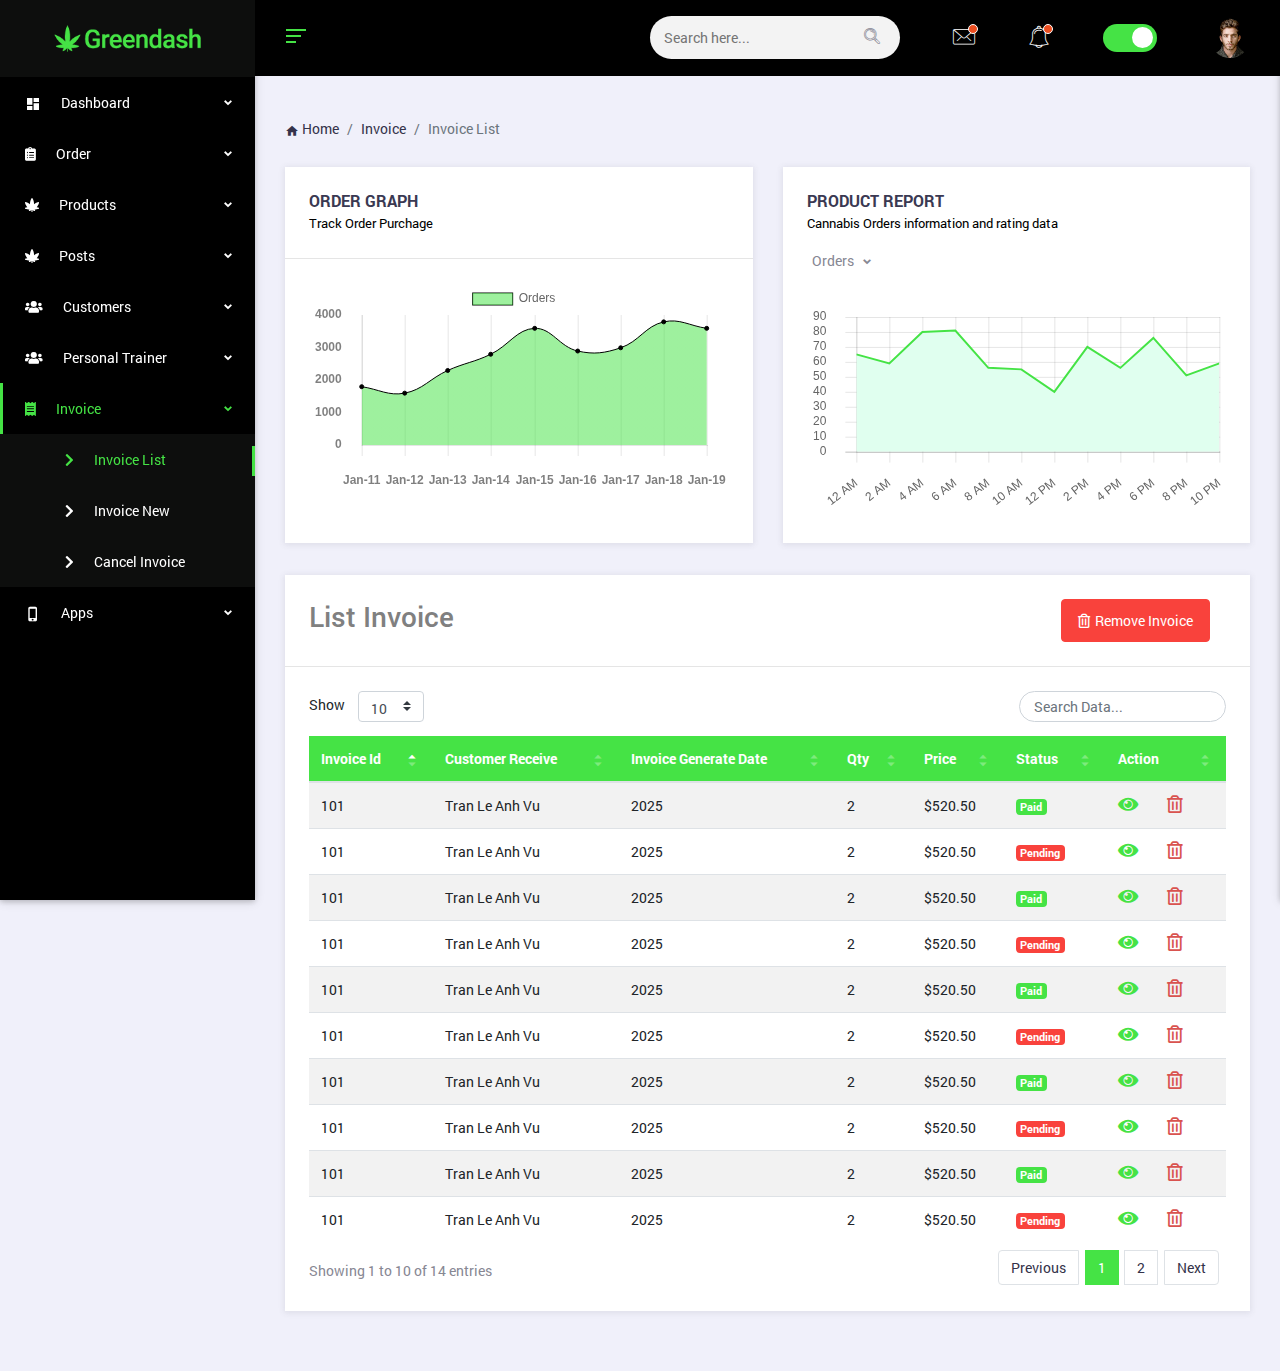
<file: invoice-list.html>
<!DOCTYPE html>
<html lang="en">
<head>
    <meta http-equiv="Content-Type" content="text/html; charset=utf-8">
    <meta http-equiv="X-UA-Compatible" content="IE=edge">
    <meta name="viewport" content="width=device-width,initial-scale=1">
    <title>Invoice List</title>
    <!-- Iconic Fonts -->
    <link href="vendors/iconic-fonts/font-awesome/css/all.min.css" rel="stylesheet">
    <link href="https://fonts.googleapis.com/icon?family=Material+Icons" rel="stylesheet">
    <link rel="stylesheet" href="vendors/iconic-fonts/flat-icons/flaticon.css">
    <!-- Bootstrap core CSS -->
    <link href="assets/css/bootstrap.min.css" rel="stylesheet">
    <!-- Sweet   -->
    <link href="assets/css/sweetalert2.min.css" rel="stylesheet">
    <!-- jQuery UI -->
    <link href="assets/css/jquery-ui.min.css" rel="stylesheet">
    <!-- Page Specific Css (Datatables.css) -->
    <link href="assets/css/datatables.min.css" rel="stylesheet">

    <!-- Greendash styles -->
    <link href="assets/css/style.css" rel="stylesheet">
    <link rel="stylesheet" href="assets/css/myStyle.css">
    <!-- Favicon -->
    <link rel="icon" type="image/png" sizes="32x32" href="favicon.ico">
</head>


<body class="ms-body ms-aside-left-open ms-primary-theme ">
    <!-- Preloader -->
    <div id="preloader-wrap">
        <div class="spinner spinner-8">
            <div class="ms-circle1 ms-child"></div>
            <div class="ms-circle2 ms-child"></div>
            <div class="ms-circle3 ms-child"></div>
            <div class="ms-circle4 ms-child"></div>
            <div class="ms-circle5 ms-child"></div>
            <div class="ms-circle6 ms-child"></div>
            <div class="ms-circle7 ms-child"></div>
            <div class="ms-circle8 ms-child"></div>
            <div class="ms-circle9 ms-child"></div>
            <div class="ms-circle10 ms-child"></div>
            <div class="ms-circle11 ms-child"></div>
            <div class="ms-circle12 ms-child"></div>
        </div>
    </div>

    <!-- Overlays -->
    <!-- <div class="ms-aside-overlay ms-overlay-left ms-toggler" data-target="#ms-side-nav" data-toggle="slideLeft"></div>
    <div class="ms-aside-overlay ms-overlay-right ms-toggler" data-target="#ms-recent-activity" data-toggle="slideRight"></div> -->

    <!-- Sidebar Navigation Left -->
    <aside id="ms-side-nav" class="side-nav fixed ms-aside-scrollable ms-aside-left">
        <!-- Logo -->
        <div class="logo-sn ms-d-block-lg">
            <a class="pl-0 ml-0 text-center" href="index.html"> <img src="assets/img/dashboard/greendash-logo.png" alt="logo"> </a>
        </div>

        <!-- Navigation -->
        <ul class="accordion ms-main-aside fs-14" id="side-nav-accordion">
            <!-- Dashboard -->
            <li class="menu-item">
                <a href="#" class="has-chevron" data-toggle="collapse" data-target="#dashboard" aria-expanded="false" aria-controls="dashboard">
                    <span><i class="material-icons fs-16">dashboard</i>Dashboard </span>
                </a>
                <ul id="dashboard" class="collapse" aria-labelledby="dashboard" data-parent="#side-nav-accordion">
                    <li> <a href="index.html"><i class="fa fa-chevron-right"></i>Greendash</a> </li>
                </ul>
            </li>
            <!-- /Dashboard -->

            <!-- Order Page Elements -->
            <li class="menu-item">
                <a href="#" class="has-chevron" data-toggle="collapse" data-target="#order-page" aria-expanded="false" aria-controls="order-page">
                    <span><i class="fas fa-clipboard-list"></i>Order</span>
                </a>
                <ul id="order-page" class="collapse" aria-labelledby="order-page" data-parent="#side-nav-accordion">
                    <li> 
                        <a href="pages/order/order-status.html"><i class="fa fa-chevron-right"></i>Order Status</a> 
                    </li>

                </ul>
            </li>
            <!-- /order page -->

            <!-- Product Page Elements -->
            <li class="menu-item">
                <a href="#" class="has-chevron" data-toggle="collapse" data-target="#product-page" aria-expanded="false" aria-controls="product-page">
                    <span><i class="fas fa-cannabis"></i>Products</span>
                </a>
                <ul id="product-page" class="collapse" aria-labelledby="product-page" data-parent="#side-nav-accordion">
                    <li> 
                        <a href="product-list.html"><i class="fa fa-chevron-right"></i>Products-list</a> 
                    </li>
                    <li class="new"> 
                        <a href="product-new.html"><i class="fa fa-chevron-right"></i>Products-new</a> 
                        <span class="label">10</span>
                    </li>
                    <li class="new"> 
                        <a href="product-delete.html"><i class="fa fa-chevron-right"></i>Cancel Products</a> 
                        <span class="label">10</span>
                    </li>
                    <li> 
                        <a href="product-add.html"><i class="fa fa-chevron-right"></i>Add Product</a> 
                    </li>
                </ul>
            </li>
            <!-- /Product page -->

            <!-- Post Page Elements -->
            <li class="menu-item">
                <a href="#" class="has-chevron" data-toggle="collapse" data-target="#post-page" aria-expanded="false" aria-controls="post-page">
                    <span><i class="fas fa-cannabis"></i>Posts</span>
                </a>
                <ul id="post-page" class="collapse" aria-labelledby="post-page" data-parent="#side-nav-accordion">
                    <li> 
                        <a href="product-list.html"><i class="fa fa-chevron-right"></i>Posts-list</a> 
                    </li>
                    <li class="new"> 
                        <a href="product-new.html"><i class="fa fa-chevron-right"></i>Posts-new</a> 
                        <span class="label">10</span>
                    </li>
                    <li class="new"> 
                        <a href="product-delete.html"><i class="fa fa-chevron-right"></i>Cancel Posts</a> 
                        <span class="label">10</span>
                    </li>
                    <li> 
                        <a href="product-add.html"><i class="fa fa-chevron-right"></i>Add Post</a> 
                    </li>
                </ul>
            </li>
            <!-- /Post page -->

            <!---Customer Page Elements -->
            <li class="menu-item">
                <a href="#" class="has-chevron" data-toggle="collapse" data-target="#customer" aria-expanded="false" aria-controls="customer">
                    <span><i class="fas fa-users"></i>Customers</span>
                </a>
                <ul id="customer" class="collapse" aria-labelledby="customer" data-parent="#side-nav-accordion">
                    <li> 
                        <a href="pages/customer/customer.html"><i class="fa fa-chevron-right"></i>Customers-list</a> 
                    </li>
                    <li> 
                        <a href="pages/customer/reviews.html"><i class="fa fa-chevron-right"></i>Reviwes</a> 
                    </li>
                </ul>
            </li>
            <!-- /Customer page -->

            <!---Personal Trainer Page Elements -->
            <li class="menu-item">
                <a href="#" class="has-chevron" data-toggle="collapse" data-target="#personal-trainer" aria-expanded="false" aria-controls="personal-trainer">
                    <span><i class="fas fa-users"></i>Personal Trainer</span>
                </a>
                <ul id="personal-trainer" class="collapse" aria-labelledby="personal-trainer" data-parent="#side-nav-accordion">
                    <li> 
                        <a href="pt-list.html"><i class="fa fa-chevron-right"></i>PT List</a> 
                    </li>
                    <li class="new"> 
                        <a href=""><i class="fa fa-chevron-right"></i>PT New</a>
                        <span class="label">10</span> 
                    </li>
                    <li class="new"> 
                        <a href=""><i class="fa fa-chevron-right"></i>Cancel PT</a>
                        <span class="label">10</span> 
                    </li>
                    <li> 
                        <a href=""><i class="fa fa-chevron-right"></i>Add PT</a> 
                    </li>
                </ul>
            </li>
            <!-- /Persional Trainer page -->

            <!-- Invoice -->
            <li class="menu-item">
                <a href="#" class="has-chevron" data-toggle="collapse" data-target="#invoice" aria-expanded="false" aria-controls="invoice">
                    <span><i class="fas fa-receipt"></i>Invoice</span>
                </a>
                <ul id="invoice" class="collapse" aria-labelledby="invoice" data-parent="#side-nav-accordion">
                    <li> 
                        <a href="invoice-list.html"><i class="fa fa-chevron-right"></i>Invoice List</a> 
                    </li>
                    <li> 
                        <a href=""><i class="fa fa-chevron-right"></i>Invoice New</a> 
                    </li>
                    <li> 
                        <a href=""><i class="fa fa-chevron-right"></i>Cancel Invoice</a> 
                    </li>
                </ul>
            </li>
            <!-- /Invoice -->
            
            <!-- App -->
            <li class="menu-item">
                <a href="#" class="has-chevron" data-toggle="collapse" data-target="#apps" aria-expanded="false" aria-controls="apps">
                    <span><i class="material-icons fs-16">phone_iphone</i>Apps</span>
                </a>
                <ul id="apps" class="collapse" aria-labelledby="apps" data-parent="#side-nav-accordion">
                    <li> <a href="chat-box.html">Chat</a> </li>
                    <li> <a href="email.html">Email</a> </li>
                    <li> <a href="to-do-list.html">To-do List</a> </li>
                </ul>
            </li>
            <!-- /App -->
        </ul>
    </aside>

    <!-- Sidebar Right -->
    <aside id="ms-recent-activity" class="side-nav fixed ms-aside-right ms-scrollable">
        <div class="ms-aside-header">
            <ul class="nav nav-tabs tabs-bordered d-flex nav-justified mb-3" role="tablist">
                <li role="presentation" class="fs-12">
                    <a href="#activityLog" aria-controls="activityLog" class="active" role="tab" data-toggle="tab"> Activity Log</a>
                </li>
                <li role="presentation" class="fs-12">
                    <a href="#recentPosts" aria-controls="recentPosts" role="tab" data-toggle="tab"> Settings </a>
                </li>
                <li>
                    <button type="button" class="close ms-toggler text-center" data-target="#ms-recent-activity" data-toggle="slideRight"><span aria-hidden="true">&times;</span></button>
                </li>
            </ul>
        </div>

        <div class="ms-aside-body">
            <div class="tab-content">
                <div role="tabpanel" class="tab-pane active fade show" id="activityLog">
                    <ul class="ms-activity-log">
                        <li>
                            <div class="ms-btn-icon btn-pill icon btn-light">
                                <i class="flaticon-gear"></i>
                            </div>
                            <h6>Update 1.0.0 Pushed</h6>
                            <span> <i class="material-icons">event</i>1 January, 2019</span>
                            <p class="fs-14">Lorem ipsum dolor sit amet, consectetur adipiscing elit. Quisque scelerisque diam non nisi semper, ula in sodales vehicula....</p>
                        </li>
                        <li>
                            <div class="ms-btn-icon btn-pill icon btn-success">
                                <i class="flaticon-tick-inside-circle"></i>
                            </div>
                            <h6>Profile Updated</h6>
                            <span> <i class="material-icons">event</i>4 March, 2018</span>
                            <p class="fs-14">Curabitur purus sem, malesuada eu luctus eget, suscipit sed turpis. Nam pellentesque felis vitae justo accumsan, sed semper nisi sollicitudin...</p>
                        </li>
                        <li>
                            <div class="ms-btn-icon btn-pill icon btn-warning">
                                <i class="flaticon-alert-1"></i>
                            </div>
                            <h6>Your payment is due</h6>
                            <span> <i class="material-icons">event</i>1 January, 2019</span>
                            <p class="fs-14">Lorem ipsum dolor sit amet, consectetur adipiscing elit. Quisque scelerisque diam non nisi semper, ula in sodales vehicula....</p>
                        </li>
                        <li>
                            <div class="ms-btn-icon btn-pill icon btn-danger">
                                <i class="flaticon-alert"></i>
                            </div>
                            <h6>Database Error</h6>
                            <span> <i class="material-icons">event</i>4 March, 2018</span>
                            <p class="fs-14">Curabitur purus sem, malesuada eu luctus eget, suscipit sed turpis. Nam pellentesque felis vitae justo accumsan, sed semper nisi sollicitudin...</p>
                        </li>
                        <li>
                            <div class="ms-btn-icon btn-pill icon btn-info">
                                <i class="flaticon-information"></i>
                            </div>
                            <h6>Checkout what's Trending</h6>
                            <span> <i class="material-icons">event</i>1 January, 2019</span>
                            <p class="fs-14">Lorem ipsum dolor sit amet, consectetur adipiscing elit. Quisque scelerisque diam non nisi semper, ula in sodales vehicula....</p>
                        </li>
                        <li>
                            <div class="ms-btn-icon btn-pill icon btn-secondary">
                                <i class="flaticon-diamond"></i>
                            </div>
                            <h6>Your Dashboard is ready</h6>
                            <span> <i class="material-icons">event</i>4 March, 2018</span>
                            <p class="fs-14">Curabitur purus sem, malesuada eu luctus eget, suscipit sed turpis. Nam pellentesque felis vitae justo accumsan, sed semper nisi sollicitudin...</p>
                        </li>
                    </ul>

                    <a href="#" class="btn btn-primary d-block"> View All </a>
                </div>

                <div role="tabpanel" class="tab-pane fade" id="recentPosts">
                    <h6>General Settings</h6>
                    <div class="ms-form-group">
                        <span class="ms-option-name fs-14">Location Tracking</span>
                        <label class="ms-switch float-right">
                            <input type="checkbox">
                            <span class="ms-switch-slider round"></span>
                        </label>
                    </div>
                    <div class="ms-form-group">
                        <span class="ms-option-name fs-14">Allow Notifications</span>
                        <label class="ms-switch float-right">
                            <input type="checkbox">
                            <span class="ms-switch-slider round"></span>
                        </label>
                    </div>

                    <div class="ms-form-group">
                        <span class="ms-option-name fs-14">Allow Popups</span>
                        <label class="ms-switch float-right">
                            <input type="checkbox" checked>
                            <span class="ms-switch-slider round"></span>
                        </label>
                    </div>

                    <h6>Log Settings</h6>
                    <div class="ms-form-group">
                        <span class="ms-option-name fs-14">Enable Logging</span>
                        <label class="ms-switch float-right">
                            <input type="checkbox" checked>
                            <span class="ms-switch-slider round"></span>
                        </label>
                    </div>
                    <div class="ms-form-group">
                        <span class="ms-option-name fs-14">Audit Logs</span>
                        <label class="ms-switch float-right">
                            <input type="checkbox">
                            <span class="ms-switch-slider round"></span>
                        </label>
                    </div>
                    <div class="ms-form-group">
                        <span class="ms-option-name fs-14">Error Logs</span>
                        <label class="ms-switch float-right">
                            <input type="checkbox" checked>
                            <span class="ms-switch-slider round"></span>
                        </label>
                    </div>
                    <h6>Advanced Settings</h6>
                    <div class="ms-form-group">
                        <span class="ms-option-name fs-14">Enable Logging</span>
                        <label class="ms-switch float-right">
                            <input type="checkbox" checked>
                            <span class="ms-switch-slider round"></span>
                            </label>
                    </div>
                    <div class="ms-form-group">
                        <span class="ms-option-name fs-14">Audit Logs</span>
                        <label class="ms-switch float-right">
                            <input type="checkbox">
                            <span class="ms-switch-slider round"></span>
                        </label>
                    </div>
                    <div class="ms-form-group">
                        <span class="ms-option-name fs-14">Error Logs</span>
                        <label class="ms-switch float-right">
                            <input type="checkbox" checked>
                            <span class="ms-switch-slider round"></span>
                        </label>
                    </div>
                </div>
            </div>
        </div>
    </aside>


    <!-- Main Content -->
    <main class="body-content">
        <!-- Navigation Bar -->
        <nav class="navbar ms-navbar">

            <div class="ms-aside-toggler ms-toggler pl-0" data-target="#ms-side-nav" data-toggle="slideLeft">
                <span class="ms-toggler-bar bg-primary"></span>
                <span class="ms-toggler-bar bg-primary"></span>
                <span class="ms-toggler-bar bg-primary"></span>
            </div>


            <div class="logo-sn logo-sm ms-d-block-sm">
                <a class="pl-0 ml-0 text-center navbar-brand mr-0" href="index.html">
                    <img src="assets/img/dashboard/greendash-logo-84x41.png" alt="logo"> 
                </a>
            </div>

            <ul class="ms-nav-list ms-inline mb-0" id="ms-nav-options">
                <li class="ms-nav-item ms-search-form pb-0 py-0">
                    <form class="ms-form" method="post">
                        <div class="ms-form-group my-0 mb-0 has-icon fs-14">
                            <input type="search" class="ms-form-input" name="search" placeholder="Search here..." value="">
                            <i class="flaticon-search text-disabled"></i>
                        </div>
                    </form>
                </li>

                <li class="ms-nav-item dropdown">
                    <a href="#" class="text-disabled ms-has-notification" id="mailDropdown" data-toggle="dropdown" aria-haspopup="true" aria-expanded="false"><i class="flaticon-mail"></i></a>
                    <ul class="dropdown-menu dropdown-menu-right" aria-labelledby="mailDropdown">
                        <li class="dropdown-menu-header">
                            <h6 class="dropdown-header ms-inline m-0">
                                <span class="text-disabled">Mail</span>
                            </h6>
                            <span class="badge badge-pill badge-success">3 New</span>
                        </li>

                        <li class="dropdown-divider"></li>
                        <li class="ms-scrollable ms-dropdown-list">
                            <a class="media p-2" href="#">
                                <div class="ms-chat-status ms-status-offline ms-chat-img mr-2 align-self-center">
                                    <img src="assets/img/dashboard/rakhan-potik-1.jpg" class="ms-img-round" alt="people">
                                </div>
                                <div class="media-body">
                                    <span>Hey man, looking forward to your new project.</span>
                                    <p class="fs-10 my-1 text-disabled"><i class="material-icons">access_time</i> 30 seconds ago</p>
                                </div>
                            </a>

                            <a class="media p-2" href="#">
                                <div class="ms-chat-status ms-status-online ms-chat-img mr-2 align-self-center">
                                    <img src="assets/img/dashboard/rakhan-potik-2.jpg" class="ms-img-round" alt="people">
                                </div>
                                <div class="media-body">
                                    <span>Dear John, I was told you bought Greendash! Send me your feedback</span>
                                    <p class="fs-10 my-1 text-disabled"><i class="material-icons">access_time</i> 28 minutes ago</p>
                                </div>
                            </a>

                            <a class="media p-2" href="#">
                                <div class="ms-chat-status ms-status-offline ms-chat-img mr-2 align-self-center">
                                    <img src="assets/img/dashboard/rakhan-potik-3.jpg" class="ms-img-round" alt="people">
                                </div>
                                <div class="media-body">
                                    <span>How many people are we inviting to the dashboard?</span>
                                    <p class="fs-10 my-1 text-disabled"><i class="material-icons">access_time</i> 6 hours ago</p>
                                </div>
                            </a>
                        </li>

                        <li class="dropdown-divider"></li>
                        <li class="dropdown-menu-footer text-center">
                            <a href="pages/apps/email.html">Go to Inbox</a>
                        </li>
                    </ul>
                </li>

                <li class="ms-nav-item dropdown">
                    <a href="#" class="text-disabled ms-has-notification" id="notificationDropdown" data-toggle="dropdown" aria-haspopup="true" aria-expanded="false">
                        <i class="flaticon-bell"></i>
                    </a>

                    <ul class="dropdown-menu dropdown-menu-right" aria-labelledby="notificationDropdown">
                        <li class="dropdown-menu-header">
                            <h6 class="dropdown-header ms-inline m-0">
                                <span class="text-disabled">Notifications</span>
                            </h6>
                            <span class="badge badge-pill badge-info">4 New</span>
                        </li>
                        <li class="dropdown-divider"></li>
                        <li class="ms-scrollable ms-dropdown-list">
                            <a class="media p-2" href="#">
                                <div class="media-body">
                                    <span>12 ways to improve your crypto dashboard</span>
                                    <p class="fs-10 my-1 text-disabled"><i class="material-icons">access_time</i> 30 seconds ago</p>
                                </div>
                            </a>
                            <a class="media p-2" href="#">
                                <div class="media-body">
                                    <span>You have newly registered users</span>
                                    <p class="fs-10 my-1 text-disabled"><i class="material-icons">access_time</i> 45 minutes ago</p>
                                </div>
                            </a>

                            <a class="media p-2" href="#">
                                <div class="media-body">
                                    <span>Your account was logged in from an unauthorized IP</span>
                                    <p class="fs-10 my-1 text-disabled"><i class="material-icons">access_time</i> 2 hours ago</p>
                                </div>
                            </a>

                            <a class="media p-2" href="#">
                                <div class="media-body">
                                    <span>An application form has been submitted</span>
                                    <p class="fs-10 my-1 text-disabled"><i class="material-icons">access_time</i> 1 day ago</p>
                                </div>
                            </a>
                        </li>

                        <li class="dropdown-divider"></li>
                        <li class="dropdown-menu-footer text-center">
                            <a href="#">View all Notifications</a>
                        </li>
                    </ul>
                </li>

                <li class="ms-nav-item m-0 display-none-sm">
                    <label class="ms-switch m-0">
                        <input type="checkbox" id="remove-quickbar" checked="">
                        <span class="ms-switch-slider round"></span>
                    </label>
                </li>

                <li class="ms-nav-item ms-nav-user dropdown">
                    <a href="#" id="userDropdown" data-toggle="dropdown" aria-haspopup="true" aria-expanded="false"> 
                        <img class="ms-user-img ms-img-round float-right" src="assets/img/dashboard/rakhan-potik-1.jpg" alt="people"> 
                    </a>

                    <ul class="dropdown-menu dropdown-menu-right user-dropdown" aria-labelledby="userDropdown">
                        <li class="dropdown-menu-header">
                            <h6 class="dropdown-header ms-inline m-0"><span class="text-disabled">Welcome, Anny Farisha</span></h6>
                        </li>
                        <li class="dropdown-divider"></li>
                        <li class="ms-dropdown-list">
                            <a class="media fs-14 p-2" href="http://slidesigma.com/themes/html/prebuilt-pages/user-profile.html"> 
                                <span><i class="flaticon-user mr-2"></i> Profile</span> 
                            </a>
                            <a class="media fs-14 p-2" href="http://slidesigma.com/themes/html/apps/email.html"> 
                                <span><i class="flaticon-mail mr-2"></i> Inbox</span> 
                                <span class="badge badge-pill badge-info">3</span> 
                            </a>
                            <a class="media fs-14 p-2" href="http://slidesigma.com/themes/html/prebuilt-pages/user-profile.html"> 
                                <span><i class="flaticon-gear mr-2"></i> Account Settings</span>
                            </a>
                        </li>
                        <li class="dropdown-divider"></li>
                        <li class="dropdown-menu-footer">
                            <a class="media fs-14 p-2" href="http://slidesigma.com/themes/html/prebuilt-pages/lock-screen.html"> 
                                <span><i class="flaticon-security mr-2"></i> Lock</span> 
                            </a>
                        </li>
                        <li class="dropdown-menu-footer">
                            <a class="media fs-14 p-2" href="http://slidesigma.com/themes/html/prebuilt-pages/default-login.html"> 
                                <span><i class="flaticon-shut-down mr-2"></i> Logout</span> 
                            </a>
                        </li>
                  </ul>
                </li>
            </ul>

            <div class="ms-toggler ms-d-block-sm pr-0 ms-nav-toggler" data-toggle="slideDown" data-target="#ms-nav-options">
                <span class="ms-toggler-bar bg-primary"></span>
                <span class="ms-toggler-bar bg-primary"></span>
                <span class="ms-toggler-bar bg-primary"></span>
            </div>
        </nav>

        <!-- Body Wrapper -->

        <div class="ms-content-wrapper">
            <div class="row">
                <div class="col-md-12">
                    <nav aria-label="breadcrumb">
                        <ol class="breadcrumb pl-0">
                            <li class="breadcrumb-item"><a href="#"><i class="material-icons">home</i> Home</a></li>
                            <li class="breadcrumb-item"><a href="#">Invoice</a></li>
                            <li class="breadcrumb-item active" aria-current="page">Invoice List</li>
                        </ol>
                    </nav>
                </div>

                <div class="col-xl-6 col-md-12">
                    <div class="ms-panel ms-panel-fh">
                        <div class="ms-panel-header">
                            <h6>Order Graph</h6>
                            <p>Track Order Purchage</p>
                        </div>
                        <div class="ms-panel-body">
                            <canvas id="line-chart"></canvas>
                        </div>
                    </div>
                </div>

                <!-- Bitcoin rating graph -->
                <div class="col-xl-6 col-md-12">
                    <div class="ms-panel ms-panel-fh ms-crypto-rating">
                        <div class="ms-panel-header header-mini">
                            <div class="d-flex justify-content-between">
                                <div class="ms-header-text">
                                    <h6>Product Report</h6>
                                    <p>Cannabis Orders information and rating data</p>
                                </div>
                            </div>

                            <div class="dropdown">
                                <a href="#" class="has-chevron" data-toggle="dropdown" aria-haspopup="true" aria-expanded="false"><i class="cc BTC"></i> Orders</a>
                                <ul class="dropdown-menu">
                                    <li class="ms-dropdown-list">
                                        <a class="media p-2" href="#">
                                            <div class="media-body">
                                                <span>Hemp Oil</span>
                                            </div>
                                        </a>
                                        <a class="media p-2" href="#">
                                            <div class="media-body">
                                                <span>Super Skunk</span>
                                            </div>
                                        </a>
                                        <a class="media p-2" href="#">
                                            <div class="media-body">
                                                <span>Low Rider</span>
                                            </div>
                                        </a>
                                  </li>
                                </ul>
                            </div>
                        </div>
                        <div class="ms-panel-body">
                            <canvas id="crypto-rating-graph"></canvas>
                        </div>
                    </div>
                </div>

                <div class="col-md-12">
                    <div class="ms-panel">
                        <div class="ms-panel-header">
                            <div class="d-flex-between-center">
                                <h1 class="color-808080 fs-28">List Invoice</h1>
                                <div class="btn-control">
                                    <a href="product-delete.html" class="btn btn-danger has-icon mr-3"><i class="far fa-trash-alt"></i>Remove Invoice</a>
                                </div>
                            </div>
                        </div>

                        <div class="ms-panel-body">
                            <div class="table-responsive">
                                <table id="data-invoice" class="table table-striped thead-primary w-100">
                                    <tbody>
                                        <tr role="row" class="odd">
                                            <td>101</td>
                                            <td>Tran Le Anh Vu</td>
                                            <td>2025</td>
                                            <td>2</td>
                                            <td>$520.50</td>
                                            <td>
                                                <span class="badge badge-primary">Paid</span>
                                            </td>
                                            <td>
                                                <a href="invoice-detail.html" class="mr-3 ms-text-primary">
                                                    <i class="fa fa-eye "></i>
                                                </a>
                                                <a type="button" name="button" class="btn-transparent trigger-swal" data-swal="delete-record" data-id = "4">
                                                    <i class="far fa-trash-alt ms-text-danger"></i>
                                                </a>
                                            </td>
                                        </tr>

                                        <tr role="row" class="even">
                                            <td>101</td>
                                            <td>Tran Le Anh Vu</td>
                                            <td>2025</td>
                                            <td>2</td>
                                            <td>$520.50</td>
                                            <td>
                                                <span class="badge badge-danger">Pending</span>
                                            </td>
                                            <td>
                                                <a href="invoice-detail.html" class="mr-3 ms-text-primary">
                                                    <i class="fa fa-eye "></i>
                                                </a>
                                                <a type="button" name="button" class="btn-transparent trigger-swal" data-swal="multi-step">
                                                    <i class="far fa-trash-alt ms-text-danger"></i>
                                                </a>
                                            </td>
                                        </tr>
                                        <tr role="row" class="odd">
                                            <td>101</td>
                                            <td>Tran Le Anh Vu</td>
                                            <td>2025</td>
                                            <td>2</td>
                                            <td>$520.50</td>
                                            <td>
                                                <span class="badge badge-primary">Paid</span>
                                            </td>
                                            <td>
                                                <a href="invoice-detail.html" class="mr-3 ms-text-primary">
                                                    <i class="fa fa-eye "></i>
                                                </a>
                                                <a type="button" name="button" class="btn-transparent trigger-swal" data-swal="multi-step">
                                                    <i class="far fa-trash-alt ms-text-danger"></i>
                                                </a>
                                            </td>
                                        </tr>
                                        <tr role="row" class="even">
                                            <td>101</td>
                                            <td>Tran Le Anh Vu</td>
                                            <td>2025</td>
                                            <td>2</td>
                                            <td>$520.50</td>
                                            <td>
                                                <span class="badge badge-danger">Pending</span>
                                            </td>
                                            <td>
                                                <a href="invoice-detail.html" class="mr-3 ms-text-primary">
                                                    <i class="fa fa-eye "></i>
                                                </a>
                                                <a type="button" name="button" class="btn-transparent trigger-swal" data-swal="multi-step">
                                                    <i class="far fa-trash-alt ms-text-danger"></i>
                                                </a>
                                            </td>
                                        </tr>
                                        <tr role="row" class="odd">
                                            <td>101</td>
                                            <td>Tran Le Anh Vu</td>
                                            <td>2025</td>
                                            <td>2</td>
                                            <td>$520.50</td>
                                            <td>
                                                <span class="badge badge-primary">Paid</span>
                                            </td>
                                            <td>
                                                <a href="invoice-detail.html" class="mr-3 ms-text-primary">
                                                    <i class="fa fa-eye "></i>
                                                </a>
                                                <a type="button" name="button" class="btn-transparent trigger-swal" data-swal="multi-step">
                                                    <i class="far fa-trash-alt ms-text-danger"></i>
                                                </a>
                                            </td>
                                        </tr>
                                        <tr role="row" class="even">
                                            <td>101</td>
                                            <td>Tran Le Anh Vu</td>
                                            <td>2025</td>
                                            <td>2</td>
                                            <td>$520.50</td>
                                            <td>
                                                <span class="badge badge-danger">Pending</span>
                                            </td>
                                            <td>
                                                <a href="invoice-detail.html" class="mr-3 ms-text-primary">
                                                    <i class="fa fa-eye "></i>
                                                </a>
                                                <a type="button" name="button" class="btn-transparent trigger-swal" data-swal="multi-step">
                                                    <i class="far fa-trash-alt ms-text-danger"></i>
                                                </a>
                                            </td>
                                        </tr>
                                        <tr role="row" class="odd">
                                            <td>101</td>
                                            <td>Tran Le Anh Vu</td>
                                            <td>2025</td>
                                            <td>2</td>
                                            <td>$520.50</td>
                                            <td>
                                                <span class="badge badge-primary">Paid</span>
                                            </td>
                                            <td>
                                                <a href="invoice-detail.html" class="mr-3 ms-text-primary">
                                                    <i class="fa fa-eye "></i>
                                                </a>
                                                <a type="button" name="button" class="btn-transparent trigger-swal" data-swal="multi-step">
                                                    <i class="far fa-trash-alt ms-text-danger"></i>
                                                </a>
                                            </td>
                                        </tr>
                                        <tr role="row" class="even">
                                            <td>101</td>
                                            <td>Tran Le Anh Vu</td>
                                            <td>2025</td>
                                            <td>2</td>
                                            <td>$520.50</td>
                                            <td>
                                                <span class="badge badge-danger">Pending</span>
                                            </td>
                                            <td>
                                                <a href="invoice-detail.html" class="mr-3 ms-text-primary">
                                                    <i class="fa fa-eye "></i>
                                                </a>
                                                <a type="button" name="button" class="btn-transparent trigger-swal" data-swal="multi-step">
                                                    <i class="far fa-trash-alt ms-text-danger"></i>
                                                </a>
                                            </td>
                                        </tr>
                                        <tr role="row" class="odd">
                                            <td>101</td>
                                            <td>Tran Le Anh Vu</td>
                                            <td>2025</td>
                                            <td>2</td>
                                            <td>$520.50</td>
                                            <td>
                                                <span class="badge badge-primary">Paid</span>
                                            </td>
                                            <td>
                                                <a href="invoice-detail.html" class="mr-3 ms-text-primary">
                                                    <i class="fa fa-eye "></i>
                                                </a>
                                                <a type="button" name="button" class="btn-transparent trigger-swal" data-swal="multi-step">
                                                    <i class="far fa-trash-alt ms-text-danger"></i>
                                                </a>
                                            </td>
                                        </tr>
                                        <tr role="row" class="even">
                                            <td>101</td>
                                            <td>Tran Le Anh Vu</td>
                                            <td>2025</td>
                                            <td>2</td>
                                            <td>$520.50</td>
                                            <td>
                                                <span class="badge badge-danger">Pending</span>
                                            </td>
                                            <td>
                                                <a href="invoice-detail.html" class="mr-3 ms-text-primary">
                                                    <i class="fa fa-eye "></i>
                                                </a>
                                                <a type="button" name="button" class="btn-transparent trigger-swal" data-swal="multi-step">
                                                    <i class="far fa-trash-alt ms-text-danger"></i>
                                                </a>
                                            </td>
                                        </tr>
                                        <tr role="row" class="odd">
                                            <td>101</td>
                                            <td>Tran Le Anh Vu</td>
                                            <td>2025</td>
                                            <td>2</td>
                                            <td>$520.50</td>
                                            <td>
                                                <span class="badge badge-primary">Paid</span>
                                            </td>
                                            <td>
                                                <a href="invoice-detail.html" class="mr-3 ms-text-primary">
                                                    <i class="fa fa-eye "></i>
                                                </a>
                                                <a type="button" name="button" class="btn-transparent trigger-swal" data-swal="multi-step">
                                                    <i class="far fa-trash-alt ms-text-danger"></i>
                                                </a>
                                            </td>
                                        </tr>
                                        <tr role="row" class="even">
                                            <td>101</td>
                                            <td>Tran Le Anh Vu</td>
                                            <td>2025</td>
                                            <td>2</td>
                                            <td>$520.50</td>
                                            <td>
                                                <span class="badge badge-danger">Pending</span>
                                            </td>
                                            <td>
                                                <a href="invoice-detail.html" class="mr-3 ms-text-primary">
                                                    <i class="fa fa-eye "></i>
                                                </a>
                                                <a type="button" name="button" class="btn-transparent trigger-swal" data-swal="multi-step">
                                                    <i class="far fa-trash-alt ms-text-danger"></i>
                                                </a>
                                            </td>
                                        </tr>
                                        <tr role="row" class="odd">
                                            <td>101</td>
                                            <td>Tran Le Anh Vu</td>
                                            <td>2025</td>
                                            <td>2</td>
                                            <td>$520.50</td>
                                            <td>
                                                <span class="badge badge-primary">Paid</span>
                                            </td>
                                            <td>
                                                <a href="invoice-detail.html" class="mr-3 ms-text-primary">
                                                    <i class="fa fa-eye "></i>
                                                </a>
                                                <a type="button" name="button" class="btn-transparent trigger-swal" data-swal="multi-step">
                                                    <i class="far fa-trash-alt ms-text-danger"></i>
                                                </a>
                                            </td>
                                        </tr>
                                        <tr role="row" class="even">
                                            <td>101</td>
                                            <td>Tran Le Anh Vu</td>
                                            <td>2025</td>
                                            <td>2</td>
                                            <td>$520.50</td>
                                            <td>
                                                <span class="badge badge-danger">Pending</span>
                                            </td>
                                            <td>
                                                <a href="invoice-detail.html" class="mr-3 ms-text-primary">
                                                    <i class="fa fa-eye "></i>
                                                </a>
                                                <a type="button" name="button" class="btn-transparent trigger-swal" data-swal="multi-step">
                                                    <i class="far fa-trash-alt ms-text-danger"></i>
                                                </a>
                                            </td>
                                        </tr>
                                    </tbody>
                                </table>
                            </div>
                        </div>
                    </div>
                </div>
            </div>
        </div>
    </main>


    <!-- Quick bar -->
    <aside id="ms-quick-bar" class="ms-quick-bar fixed ms-d-block-lg">

        <ul class="nav nav-tabs ms-quick-bar-list" role="tablist">
            <li class="ms-quick-bar-item ms-has-qa" role="presentation" data-toggle="tooltip" data-placement="left" title="Launch Chat" data-title="Chat">
                <a href="#qa-chat" aria-controls="qa-chat" role="tab" data-toggle="tab">
                    <i class="flaticon-chat"></i>
                    <span class="ms-quick-bar-label">Chat</span>
                </a>
            </li>

            <li class="ms-quick-bar-item ms-has-qa" role="presentation" data-toggle="tooltip" data-placement="left" title="Launch Email" data-title="Email">
                <a href="#qa-email" aria-controls="qa-email" role="tab" data-toggle="tab">
                    <i class="flaticon-mail"></i>
                    <span class="ms-quick-bar-label">Email</span>
                </a>
            </li>

            <li class="ms-quick-bar-item ms-has-qa" role="presentation" data-toggle="tooltip" data-placement="left" title="Launch To-do-list" data-title="To-do-list">
                <a href="#qa-toDo" aria-controls="qa-toDo" role="tab" data-toggle="tab">
                    <i class="flaticon-list"></i>
                    <span class="ms-quick-bar-label">To-do</span>
                </a>
            </li>

            <li class="ms-quick-bar-item ms-has-qa" role="presentation" data-toggle="tooltip" data-placement="left" title="Launch Reminders" data-title="Reminders">
                <a href="#qa-reminder" aria-controls="qa-reminder" role="tab" data-toggle="tab">
                    <i class="flaticon-bell"></i>
                    <span class="ms-quick-bar-label">Reminder</span>
                </a>
            </li>

            <li class="ms-quick-bar-item ms-has-qa" role="presentation" data-toggle="tooltip" data-placement="left" title="Launch Notes" data-title="Notes">
                <a href="#qa-notes" aria-controls="qa-notes" role="tab" data-toggle="tab">
                    <i class="flaticon-pencil"></i>
                    <span class="ms-quick-bar-label">Notes</span>
                </a>
            </li>

            <li class="ms-quick-bar-item ms-has-qa" role="presentation" data-toggle="tooltip" data-placement="left" title="Invite Members" data-title="Invite Members">
                <a href="#qa-invite" aria-controls="qa-invite" role="tab" data-toggle="tab">
                    <i class="flaticon-share-1"></i>
                    <span class="ms-quick-bar-label">Invite</span>
                </a>
            </li>
        </ul>

        <div class="ms-configure-qa" data-toggle="tooltip" data-placement="left" title="Configure Quick Access">

            <a href="#">
                <i class="flaticon-hammer"></i>
                <span class="ms-quick-bar-label">Configure</span>
            </a>
        </div>

        <!-- Quick bar Content -->
        <div class="ms-quick-bar-content">

            <div class="ms-quick-bar-header clearfix">
                <h5 class="ms-quick-bar-title float-left">Title</h5>
                <button type="button" class="close ms-toggler" data-target="#ms-quick-bar" data-toggle="hideQuickBar" aria-label="Close">
                    <span aria-hidden="true">&times;</span>
                </button>
            </div>

            <div class="ms-quick-bar-body tab-content">
                <div role="tabpanel" class="tab-pane" id="qa-chat">
                    <div class="ms-chat-container">
                        <div class="ms-chat-header px-3">
                            <div class="ms-chat-user-container media clearfix">
                                <div class="ms-chat-status ms-status-online ms-chat-img mr-3 align-self-center">
                                    <img src="assets/img/dashboard/rakhan-potik-1.jpg" class="ms-img-round" alt="people">
                                </div>

                                <div class="media-body ms-chat-user-info mt-1">
                                    <h6>Anny Farisha</h6>
                                    <a href="#" class="text-disabled has-chevron fs-12" data-toggle="dropdown" aria-haspopup="true" aria-expanded="false">Available</a>

                                    <ul class="dropdown-menu">
                                        <li class="ms-dropdown-list">
                                            <a class="media p-2" href="#">
                                                <div class="media-body">
                                                    <span>Busy</span>
                                                </div>
                                            </a>

                                            <a class="media p-2" href="#">
                                                <div class="media-body">
                                                    <span>Away</span>
                                                </div>
                                            </a>

                                            <a class="media p-2" href="#">
                                                <div class="media-body">
                                                    <span>Offline</span>
                                                </div>
                                            </a>
                                        </li>
                                    </ul>
                                </div>
                            </div>

                            <form class="ms-form my-3" method="post">
                                <div class="ms-form-group my-0 mb-0 has-icon fs-14">
                                    <input type="search" class="ms-form-input w-100" name="search" placeholder="Search for People and Groups" value="">
                                    <i class="flaticon-search text-disabled"></i>
                                </div>
                            </form>
                        </div>

                        <div class="ms-chat-body">
                            <ul class="nav nav-tabs tabs-bordered d-flex nav-justified px-3" role="tablist">
                                <li role="presentation" class="fs-12"><a href="#chats" aria-controls="chats" class="active show" role="tab" data-toggle="tab"> Chats </a></li>
                                <li role="presentation" class="fs-12"><a href="#groups" aria-controls="groups" role="tab" data-toggle="tab"> Groups </a></li>
                                <li role="presentation" class="fs-12"><a href="#contacts" aria-controls="contacts" role="tab" data-toggle="tab"> Contacts </a></li>
                            </ul>

                            <div class="tab-content">
                                <div role="tabpanel" class="tab-pane active show fade in" id="chats">
                                    <ul class="ms-scrollable ms-quickbar-container">
                                        <li class="ms-chat-user-container ms-open-chat ms-deletable p-3 media clearfix">
                                            <div class="ms-chat-status ms-status-away ms-has-new-msg ms-chat-img mr-3 align-self-center">
                                                <span class="msg-count">3</span>
                                                <img src="assets/img/dashboard/rakhan-potik-2.jpg" class="ms-img-round" alt="people">
                                            </div>

                                            <div class="media-body ms-chat-user-info mt-1">
                                                <h6>James Zathila</h6> 
                                                <span class="ms-chat-time">2 Hours ago</span>
                                                <p>Lorem ipsum dolor sit amet, consectetur adipiscing elit. In in arcu turpis. Nunc</p>
                                                <i class="flaticon-trash ms-delete-trigger"> </i>
                                            </div>
                                        </li>

                                        <li class="ms-chat-user-container ms-open-chat ms-deletable p-3 media clearfix">
                                            <div class="ms-chat-status ms-status-online ms-chat-img mr-3 align-self-center">
                                                <img src="assets/img/dashboard/rakhan-potik-3.jpg" class="ms-img-round" alt="people">
                                            </div>

                                            <div class="media-body ms-chat-user-info mt-1">
                                                <h6>Raymart Sandiago</h6> <span class="ms-chat-time">3 Hours ago</span>
                                                <p>Lorem ipsum dolor sit amet, consectetur adipiscing elit. In in arcu turpis. Nunc</p>
                                                <i class="flaticon-trash ms-delete-trigger"> </i>
                                            </div>
                                        </li>

                                        <li class="ms-chat-user-container ms-open-chat ms-deletable p-3 media clearfix">
                                            <div class="ms-chat-status ms-status-offline ms-chat-img mr-3 align-self-center">
                                                <img src="assets/img/dashboard/rakhan-potik-4.jpg" class="ms-img-round" alt="people">
                                            </div>

                                            <div class="media-body ms-chat-user-info mt-1">
                                                <h6>Heather Brown</h6> <span class="ms-chat-time">12 Hours ago</span>
                                                <p>Lorem ipsum dolor sit amet, consectetur adipiscing elit. In in arcu turpis. Nunc</p>
                                                <i class="flaticon-trash ms-delete-trigger"> </i>
                                            </div>
                                        </li>

                                        <li class="ms-chat-user-container ms-open-chat ms-deletable p-3 media clearfix">
                                            <div class="ms-chat-status ms-status-busy ms-chat-img mr-3 align-self-center">
                                                <img src="assets/img/dashboard/rakhan-potik-5.jpg" class="ms-img-round" alt="people">
                                            </div>
                                            <div class="media-body ms-chat-user-info mt-1">
                                                <h6>Micheal John</h6> <span class="ms-chat-time">Yesterday</span>
                                                <p>Lorem ipsum dolor sit amet, consectetur adipiscing elit. In in arcu turpis. Nunc</p>
                                                <i class="flaticon-trash ms-delete-trigger"> </i>
                                            </div>
                                        </li>

                                        <li class="ms-chat-user-container ms-open-chat ms-deletable p-3 media clearfix">
                                            <div class="ms-chat-status ms-status-online ms-chat-img mr-3 align-self-center">
                                                <img src="assets/img/dashboard/rakhan-potik-4.jpg" class="ms-img-round" alt="people">
                                            </div>
                                            <div class="media-body ms-chat-user-info mt-1">
                                                <h6>John Doe</h6> <span class="ms-chat-time">3 Days ago</span>
                                                <p>Lorem ipsum dolor sit amet, consectetur adipiscing elit. In in arcu turpis. Nunc</p>
                                                <i class="flaticon-trash ms-delete-trigger"> </i>
                                            </div>
                                        </li>
                                    </ul>
                                </div>

                                <div role="tabpanel" class="tab-pane fade" id="groups">
                                    <ul class="ms-scrollable ms-quickbar-container">
                                        <li class="ms-chat-user-container ms-open-chat p-3 media clearfix">
                                            <div class="ms-chat-img mr-3 align-self-center">
                                                <img src="assets/img/dashboard/rakhan-potik-1.jpg" class="ms-img-round" alt="people">
                                            </div>

                                            <div class="media-body ms-chat-user-info mt-1">
                                                <h6>James Zathila</h6>
                                                <a href="#" class="ms-chat-time"> <i class="flaticon-chat"></i> </a>
                                                <p>Lorem ipsum dolor sit amet, consectetur adipiscing elit. In in arcu turpis. Nunc</p>
                                                <ul class="ms-group-members clearfix mt-3 mb-0">
                                                    <li> <img src="assets/img/dashboard/rakhan-potik-1.jpg" alt="member"> </li>
                                                    <li> <img src="assets/img/dashboard/rakhan-potik-2.jpg" alt="member"> </li>
                                                    <li> <img src="assets/img/dashboard/rakhan-potik-3.jpg" alt="member"> </li>
                                                    <li class="ms-group-count"> + 12 more </li>
                                                </ul>
                                            </div>
                                        </li>

                                        <li class="ms-chat-user-container ms-open-chat p-3 media clearfix">
                                            <div class="ms-chat-img mr-3 align-self-center">
                                                <img src="assets/img/dashboard/rakhan-potik-2.jpg" class="ms-img-round" alt="people">
                                            </div>

                                            <div class="media-body ms-chat-user-info mt-1">
                                                <h6>Raymart Sandiago</h6> 
                                                <a href="#" class="ms-chat-time"> <i class="flaticon-chat"></i> </a>
                                                <p>Lorem ipsum dolor sit amet, consectetur adipiscing elit. In in arcu turpis. Nunc</p>
                                                <ul class="ms-group-members clearfix mt-3 mb-0">
                                                    <li> <img src="assets/img/dashboard/rakhan-potik-3.jpg" alt="member"> </li>
                                                    <li> <img src="assets/img/dashboard/rakhan-potik-4.jpg" alt="member"> </li>
                                                </ul>
                                            </div>
                                        </li>

                                        <li class="ms-chat-user-container ms-open-chat p-3 media clearfix">
                                            <div class="ms-chat-img mr-3 align-self-center">
                                                <img src="assets/img/dashboard/rakhan-potik-1.jpg" class="ms-img-round" alt="people">
                                            </div>

                                            <div class="media-body ms-chat-user-info mt-1">
                                                <h6>John Doe</h6> 
                                                <a href="#" class="ms-chat-time"> <i class="flaticon-chat"></i> </a>
                                                <p>Lorem ipsum dolor sit amet, consectetur adipiscing elit. In in arcu turpis. Nunc</p>
                                                <ul class="ms-group-members clearfix mt-3 mb-0">
                                                    <li> <img src="assets/img/dashboard/rakhan-potik-2.jpg" alt="member"> </li>
                                                    <li> <img src="assets/img/dashboard/rakhan-potik-3.jpg" alt="member"> </li>
                                                    <li> <img src="assets/img/dashboard/rakhan-potik-4.jpg" alt="member"> </li>
                                                    <li class="ms-group-count"> + 4 more </li>
                                                </ul>
                                            </div>
                                        </li>
                                    </ul>
                                </div>

                                <div role="tabpanel" class="tab-pane fade" id="contacts">
                                    <ul class="ms-scrollable ms-quickbar-container">
                                        <li class="ms-chat-user-container ms-open-chat p-3 media clearfix">
                                            <div class="ms-chat-img mr-3 align-self-center">
                                                <img src="assets/img/dashboard/rakhan-potik-5.jpg" class="ms-img-round" alt="people">
                                            </div>

                                            <div class="media-body ms-chat-user-info mt-1">
                                                <h6>John Doe</h6> 
                                                <a href="#" class="ms-chat-time"> <i class="flaticon-chat"></i> </a>
                                                <p>Lorem ipsum dolor sit amet, consectetur adipiscing elit. In in arcu turpis. Nunc</p>
                                            </div>
                                        </li>

                                        <li class="ms-chat-user-container ms-open-chat p-3 media clearfix">
                                            <div class="ms-chat-img mr-3 align-self-center">
                                                <img src="assets/img/dashboard/rakhan-potik-7.jpg" class="ms-img-round" alt="people">
                                            </div>
                                            <div class="media-body ms-chat-user-info mt-1">
                                                <h6>Raymart Sandiago</h6> <a href="#" class="ms-chat-time"> <i class="flaticon-chat"></i> </a>
                                                <p>Lorem ipsum dolor sit amet, consectetur adipiscing elit. In in arcu turpis. Nunc</p>
                                            </div>
                                        </li>

                                        <li class="ms-chat-user-container ms-open-chat p-3 media clearfix">
                                            <div class="ms-chat-img mr-3 align-self-center">
                                                <img src="assets/img/dashboard/rakhan-potik-8.jpg" class="ms-img-round" alt="people">
                                            </div>
                                            <div class="media-body ms-chat-user-info mt-1">
                                                <h6>Micheal John</h6> <a href="#" class="ms-chat-time"> <i class="flaticon-chat"></i> </a>
                                                <p>Lorem ipsum dolor sit amet, consectetur adipiscing elit. In in arcu turpis. Nunc</p>
                                            </div>
                                        </li>

                                        <li class="ms-chat-user-container ms-open-chat p-3 media clearfix">
                                            <div class="ms-chat-img mr-3 align-self-center">
                                                <img src="assets/img/dashboard/rakhan-potik-1.jpg" class="ms-img-round" alt="people">
                                            </div>
                                            <div class="media-body ms-chat-user-info mt-1">
                                                <h6>Heather Brown</h6> <a href="#" class="ms-chat-time"> <i class="flaticon-chat"></i> </a>
                                                <p>Lorem ipsum dolor sit amet, consectetur adipiscing elit. In in arcu turpis. Nunc</p>
                                            </div>
                                        </li>

                                        <li class="ms-chat-user-container ms-open-chat p-3 media clearfix">
                                            <div class="ms-chat-img mr-3 align-self-center">
                                                <img src="assets/img/dashboard/rakhan-potik-2.jpg" class="ms-img-round" alt="people">
                                            </div>
                                            <div class="media-body ms-chat-user-info mt-1">
                                                <h6>Mila Freign</h6> <a href="#" class="ms-chat-time"> <i class="flaticon-chat"></i> </a>
                                                <p>Lorem ipsum dolor sit amet, consectetur adipiscing elit. In in arcu turpis. Nunc</p>
                                            </div>
                                        </li>

                                        <li class="ms-chat-user-container ms-open-chat p-3 media clearfix">
                                            <div class="ms-chat-img mr-3 align-self-center">
                                                <img src="assets/img/dashboard/rakhan-potik-3.jpg" class="ms-img-round" alt="people">
                                            </div>

                                            <div class="media-body ms-chat-user-info mt-1">
                                                <h6>James Zathila</h6> <a href="#" class="ms-chat-time"> <i class="flaticon-chat"></i> </a>
                                                <p>Lorem ipsum dolor sit amet, consectetur adipiscing elit. In in arcu turpis. Nunc</p>
                                            </div>
                                        </li>
                                    </ul>
                                </div>
                            </div>
                        </div>
                    </div>
                </div>

                <div role="tabpanel" class="tab-pane" id="qa-email">
                    <div class="ms-email-container">
                        <div class="ms-qa-options">
                            <a href="#" class="btn btn-primary w-100 mt-0 has-icon"> <i class="flaticon-pencil"></i> Compose Email </a>
                        </div>

                        <ul class="ms-scrollable ms-quickbar-container">
                            <li class="p-3  media ms-email clearfix">
                                <div class="ms-email-img mr-3 ">
                                    <img src="assets/img/dashboard/rakhan-potik-1.jpg" class="ms-img-round" alt="people">
                                </div>

                                <div class="media-body ms-email-details">
                                    <span class="ms-email-sender">James Zathila</span>
                                    <h6 class="ms-email-subject">[WordPress] New Comment</h6> 
                                    <span class="ms-email-time">2 Hours ago</span>
                                    <p class="ms-email-msg">Lorem ipsum dolor sit amet, consectetur adipiscing elit. In in arcu turpis. Nunc</p>
                                </div>
                            </li>

                            <li class="p-3  media ms-email clearfix">
                                <div class="ms-email-img mr-3 ">
                                    <img src="assets/img/dashboard/rakhan-potik-2.jpg" class="ms-img-round" alt="people">
                                </div>

                                <div class="media-body ms-email-details">
                                    <span class="ms-email-sender">John Doe</span>
                                    <h6 class="ms-email-subject">[WordPress] New Comment</h6> 
                                    <span class="ms-email-time">8 Hours ago</span>
                                    <p class="ms-email-msg">Lorem ipsum dolor sit amet, consectetur adipiscing elit. In in arcu turpis. Nunc</p>
                                </div>
                            </li>

                            <li class="p-3  media ms-email clearfix">
                                <div class="ms-email-img mr-3 ">
                                    <img src="assets/img/dashboard/rakhan-potik-3.jpg" class="ms-img-round" alt="people">
                                </div>
                                <div class="media-body ms-email-details">
                                    <span class="ms-email-sender">Heather Brown</span>
                                    <h6 class="ms-email-subject">[WordPress] New Comment</h6> 
                                    <span class="ms-email-time">1 Day ago</span>
                                    <p class="ms-email-msg">Lorem ipsum dolor sit amet, consectetur adipiscing elit. In in arcu turpis. Nunc</p>
                                </div>
                            </li>
                        </ul>
                    </div>
                </div>

                <div role="tabpanel" class="tab-pane" id="qa-toDo">
                    <div class="ms-quickbar-container ms-todo-list-container ms-scrollable">

                        <form class="ms-add-task-block">
                            <div class="form-group mx-3 mt-0  fs-14 clearfix">
                                <input type="text" class="form-control fs-14 float-left" id="task-block" name="todo-block" placeholder="Add Task Block" value="">
                                <button type="submit" class="ms-btn-icon bg-primary float-right">
                                    <i class="material-icons text-disabled">add</i>
                                </button>
                            </div>
                        </form>

                        <ul class="ms-todo-list">
                            <li class="ms-card ms-qa-card ms-deletable">

                                <div class="ms-card-header clearfix">
                                    <h6 class="ms-card-title">Task Block Title</h6>
                                    <button data-toggle="tooltip" data-placement="left" title="Add a Task to this block" class="ms-add-task-to-block ms-btn-icon float-right"> <i class="material-icons text-disabled">add</i> </button>
                                </div>

                                <div class="ms-card-body">
                                    <ul class="ms-list ms-task-block">
                                        <li class="ms-list-item ms-to-do-task ms-deletable">
                                            <label class="ms-checkbox-wrap ms-todo-complete">
                                                <input type="checkbox" value="">
                                                <i class="ms-checkbox-check"></i>
                                            </label>
                                            <span> Task to do </span>
                                            <button type="submit" class="close"><i class="flaticon-trash ms-delete-trigger"> </i></button>
                                        </li>

                                        <li class="ms-list-item ms-to-do-task ms-deletable">
                                            <label class="ms-checkbox-wrap ms-todo-complete">
                                                <input type="checkbox" value="">
                                                <i class="ms-checkbox-check"></i>
                                            </label>
                                            <span>Task to do</span>
                                            <button type="submit" class="close"><i class="flaticon-trash ms-delete-trigger"> </i></button>
                                        </li>
                                    </ul>
                                </div>

                                <div class="ms-card-footer clearfix">
                                    <a href="#" class="text-disabled mr-2"> <i class="flaticon-archive"> </i> Archive </a>
                                    <a href="#" class="text-disabled  ms-delete-trigger float-right"> <i class="flaticon-trash"> </i> Delete </a>
                                </div>

                            </li>
                        </ul>
                    </div>
                </div>

                <div role="tabpanel" class="tab-pane" id="qa-reminder">
                    <div class="ms-quickbar-container ms-reminders">

                        <ul class="ms-qa-options">
                            <li>
                                <a href="#" data-toggle="modal" data-target="#reminder-modal"> 
                                    <i class="flaticon-bell"></i> New Reminder 
                                </a> 
                            </li>
                        </ul>

                        <div class="ms-quickbar-container ms-scrollable">

                            <div class="ms-card ms-qa-card ms-deletable">
                                <div class="ms-card-body">
                                    <p> Developer Meeting in Block B </p>
                                    <span class="text-disabled fs-12"><i class="material-icons fs-14">access_time</i> Today - 3:45 pm</span>
                                </div>

                                <div class="ms-card-footer clearfix">
                                    <div class="ms-note-editor float-right">
                                        <a href="#" class="text-disabled mr-2" data-toggle="modal" data-target="#reminder-modal"> <i class="flaticon-pencil"> </i> Edit </a>
                                        <a href="#" class="text-disabled  ms-delete-trigger"> <i class="flaticon-trash"> </i> Delete </a>
                                    </div>
                                </div>
                            </div>

                            <div class="ms-card ms-qa-card ms-deletable">
                                <div class="ms-card-body">
                                    <p> Start adding change log to version 2 </p>
                                    <span class="text-disabled fs-12"><i class="material-icons fs-14">access_time</i> Tomorrow - 12:00 pm</span>
                                </div>
                                <div class="ms-card-footer clearfix">
                                    <div class="ms-note-editor float-right">
                                        <a href="#" class="text-disabled mr-2" data-toggle="modal" data-target="#reminder-modal"> <i class="flaticon-pencil"> </i> Edit </a>
                                        <a href="#" class="text-disabled  ms-delete-trigger"> <i class="flaticon-trash"> </i> Delete </a>
                                    </div>
                                </div>
                            </div>
                        </div>
                    </div>
                </div>

                <div role="tabpanel" class="tab-pane" id="qa-notes">

                    <ul class="ms-qa-options">
                        <li> <a href="#" data-toggle="modal" data-target="#notes-modal"> <i class="flaticon-sticky-note"></i> New Note </a> </li>
                        <li> <a href="#"> <i class="flaticon-excel"></i> Export to Excel </a> </li>
                    </ul>

                    <div class="ms-quickbar-container ms-scrollable">

                        <div class="ms-card ms-qa-card ms-deletable">
                            <div class="ms-card-header">
                                <h6 class="ms-card-title">Don't forget to check with the Manager</h6>
                            </div>

                            <div class="ms-card-body">
                                <p>Lorem ipsum dolor sit amet, consectetur adipiscing elit. Nam vulputate urna in faucibus venenatis. Etiam at dapibus neque,vel varius metus. Pellentesque eget orci malesuada, venenatis magna et</p>
                                <ul class="ms-note-members clearfix mb-0">
                                    <li class="ms-deletable"> <img src="assets/img/dashboard/rakhan-potik-2.jpg" alt="member"> </li>
                                    <li class="ms-deletable"> <img src="assets/img/dashboard/rakhan-potik-3.jpg" alt="member"> </li>
                                </ul>
                            </div>

                            <div class="ms-card-footer clearfix">

                                <div class="dropdown float-left">
                                    <a href="#" class="text-disabled" data-toggle="dropdown" aria-haspopup="true" aria-expanded="false">
                                        <i class="flaticon-share-1"></i> Share
                                    </a>

                                    <ul class="dropdown-menu">
                                        <li class="dropdown-menu-header">
                                            <h6 class="dropdown-header ms-inline m-0"><span class="text-disabled">Share With</span></h6>
                                        </li>
                                        <li class="dropdown-divider"></li>
                                        <li class="ms-scrollable ms-dropdown-list ms-members-list">
                                            <a class="media p-2" href="#">
                                                <div class="mr-2 align-self-center">
                                                    <img src="assets/img/dashboard/rakhan-potik-4.jpg" class="ms-img-round" alt="people">
                                                </div>
                                                <div class="media-body">
                                                    <span>John Doe</span>
                                                </div>
                                            </a>
                                            <a class="media p-2" href="#">
                                                <div class="mr-2 align-self-center">
                                                    <img src="assets/img/dashboard/rakhan-potik-5.jpg" class="ms-img-round" alt="people">
                                                </div>
                                                <div class="media-body">
                                                    <span>Raymart Sandiago</span>
                                                </div>
                                          </a>
                                          <a class="media p-2" href="#">
                                                <div class="mr-2 align-self-center">
                                                    <img src="assets/img/dashboard/rakhan-potik-7.jpg" class="ms-img-round" alt="people">
                                                </div>
                                                <div class="media-body">
                                                    <span>Heather Brown</span>
                                                </div>
                                            </a>
                                        </li>
                                    </ul>
                                </div>

                                <div class="ms-note-editor float-right">
                                    <a href="#" class="text-disabled mr-2" data-toggle="modal" data-target="#notes-modal"> <i class="flaticon-pencil"> </i> Edit </a>
                                    <a href="#" class="text-disabled  ms-delete-trigger"> <i class="flaticon-trash"> </i> Delete </a>
                                </div>
                            </div>
                        </div>

                        <div class="ms-card ms-qa-card ms-deletable">
                            <div class="ms-card-header">
                                <h6 class="ms-card-title">Perform the required unit tests</h6>
                            </div>
                            <div class="ms-card-body">
                                <p>Lorem ipsum dolor sit amet, consectetur adipiscing elit. Nam vulputate urna in faucibus venenatis. Etiam at dapibus neque,vel varius metus. Pellentesque eget orci malesuada, venenatis magna et</p>

                                <ul class="ms-note-members clearfix mb-0">
                                    <li class="ms-deletable"> <img src="assets/img/dashboard/rakhan-potik-2.jpg" alt="member"> </li>
                                </ul>
                            </div>

                            <div class="ms-card-footer clearfix">
                                <div class="dropdown float-left">
                                    <a href="#" class="text-disabled" data-toggle="dropdown" aria-haspopup="true" aria-expanded="false">
                                        <i class="flaticon-share-1"></i> Share
                                    </a>

                                    <ul class="dropdown-menu">
                                        <li class="dropdown-menu-header">
                                            <h6 class="dropdown-header ms-inline m-0"><span class="text-disabled">Share With</span></h6>
                                        </li>
                                        <li class="dropdown-divider"></li>
                                        <li class="ms-scrollable ms-dropdown-list ms-members-list">
                                            <a class="media p-2" href="#">
                                                <div class="mr-2 align-self-center">
                                                    <img src="assets/img/dashboard/rakhan-potik-1.jpg" class="ms-img-round" alt="people">
                                                </div>
                                                <div class="media-body">
                                                    <span>John Doe</span>
                                                </div>
                                            </a>
                                            <a class="media p-2" href="#">
                                                <div class="mr-2 align-self-center">
                                                    <img src="assets/img/dashboard/rakhan-potik-7.jpg" class="ms-img-round" alt="people">
                                                </div>
                                                <div class="media-body">
                                                    <span>Raymart Sandiago</span>
                                                </div>
                                            </a>
                                            <a class="media p-2" href="#">
                                                <div class="mr-2 align-self-center">
                                                    <img src="assets/img/dashboard/rakhan-potik-8.jpg" class="ms-img-round" alt="people">
                                                </div>
                                                <div class="media-body">
                                                    <span>Heather Brown</span>
                                                </div>
                                            </a>
                                        </li>
                                    </ul>
                                </div>

                                <div class="ms-note-editor float-right">
                                    <a href="#" class="text-disabled mr-2" data-toggle="modal" data-target="#notes-modal"> <i class="flaticon-pencil"> </i> Edit </a>
                                    <a href="#" class="text-disabled  ms-delete-trigger"> <i class="flaticon-trash"> </i> Delete </a>
                                </div>
                            </div>
                        </div>
                    </div>
                </div>

                <div role="tabpanel" class="tab-pane" id="qa-invite">
                    <div class="ms-quickbar-container text-center ms-invite-member">
                        <i class="flaticon-network"></i>
                        <p>Invite Team Members</p>
                        <form>
                            <div class="ms-form-group">
                                <input type="text" placeholder="Member Email" class="form-control" name="invite-email" value="">
                            </div>
                            <div class="ms-form-group">
                                <button type="submit" name="invite-member" class="btn btn-primary w-100">Invite</button>
                            </div>
                        </form>
                    </div>
                </div>
            </div>
        </div>
    </aside>

    <!-- MODALS -->

    <!-- -- Reminder Modal -->
    <div class="modal fade" id="reminder-modal" tabindex="-1" role="dialog" aria-labelledby="reminder-modal">
        <div class="modal-dialog modal-dialog-centered" role="document">
            <div class="modal-content">
                <div class="modal-header bg-secondary">
                    <h5 class="modal-title has-icon text-white"> New Reminder</h5>
                    <button type="button" class="close" data-dismiss="modal" aria-label="Close"><span aria-hidden="true">&times;</span></button>
                </div>

                <form>
                    <div class="modal-body">
                        <div class="ms-form-group">
                            <label>Remind me about</label>
                            <textarea class="form-control" name="reminder"></textarea>
                        </div>

                        <div class="ms-form-group">
                            <span class="ms-option-name fs-14">Repeat Daily</span>
                            <label class="ms-switch float-right">
                                <input type="checkbox">
                                <span class="ms-switch-slider round"></span>
                            </label>
                        </div>

                        <div class="row">
                            <div class="col-md-6">
                                <div class="ms-form-group">
                                    <input type="text" class="form-control datepicker" name="reminder-date" value="" />
                                </div>
                            </div>

                            <div class="col-md-6">
                                <div class="ms-form-group">
                                    <select class="form-control" name="reminder-time">
                                        <option value="">12:00 pm</option>
                                        <option value="">1:00 pm</option>
                                        <option value="">2:00 pm</option>
                                        <option value="">3:00 pm</option>
                                        <option value="">4:00 pm</option>
                                    </select>
                                </div>
                            </div>
                        </div>
                    </div>

                    <div class="modal-footer">
                        <button type="button" class="btn btn-light" data-dismiss="modal">Close</button>
                        <button type="button" class="btn btn-secondary shadow-none" data-dismiss="modal">Add Reminder</button>
                    </div>
                </form>
            </div>
        </div>
    </div>

    <!-- Notes Modal -->
    <div class="modal fade" id="notes-modal" tabindex="-1" role="dialog" aria-labelledby="notes-modal">
        <div class="modal-dialog modal-dialog-centered" role="document">
            <div class="modal-content">
                <div class="modal-header bg-secondary">
                    <h5 class="modal-title has-icon text-white" id="NoteModal">New Note</h5>
                    <button type="button" class="close" data-dismiss="modal" aria-label="Close"><span aria-hidden="true">&times;</span></button>
                </div>

                <form>

                    <div class="modal-body">

                        <div class="ms-form-group">
                            <label>Note Title</label>
                            <input type="text" class="form-control" name="note-title" value="">
                        </div>

                        <div class="ms-form-group">
                            <label>Note Description</label>
                            <textarea class="form-control" name="note-description"></textarea>
                        </div>
                    </div>

                    <div class="modal-footer">
                        <button type="button" class="btn btn-light" data-dismiss="modal">Close</button>
                        <button type="button" class="btn btn-secondary shadow-none" data-dismiss="modal">Add Note</button>
                    </div>
                </form>
            </div>
        </div>
    </div>

    <!-- SCRIPTS -->
    <!-- Global Required Scripts Start -->
    <script src="assets/js/jquery-3.3.1.min.js"></script>
    <script src="assets/js/popper.min.js"></script>
    <script src="assets/js/bootstrap.min.js"></script>
    <script src="assets/js/perfect-scrollbar.js"> </script>
    <script src="assets/js/jquery-ui.min.js"> </script>
    <!-- Global Required Scripts End -->

    <!-- Popups -->
    <script src="assets/js/promise.min.js"> </script>
    <script src="assets/js/sweetalert2.min.js"> </script>
    <script src="assets/js/sweet-alerts.js"> </script>

    <!-- Page Specific Scripts Start -->
    <script src="assets/js/slick.min.js"> </script>
    <script src="assets/js/moment.js"> </script>
    <script src="assets/js/jquery.webticker.min.js"> </script>
    <script src="assets/js/Chart.bundle.min.js"> </script>
    <script src="assets/js/Chart.Financial.js"> </script>
    <script src="assets/js/product-line.js"> </script>

    <!-- Page Specific Scripts Start -->
    <script src="assets/js/datatables.min.js"> </script>
    <script src="assets/js/data-tables.js"> </script>
    <!-- Greendash core JavaScript -->
    <script src="assets/js/framework.js"></script>

    <!-- Settings -->
    <script src="assets/js/settings.js"></script>
</body>
</html>
</file>
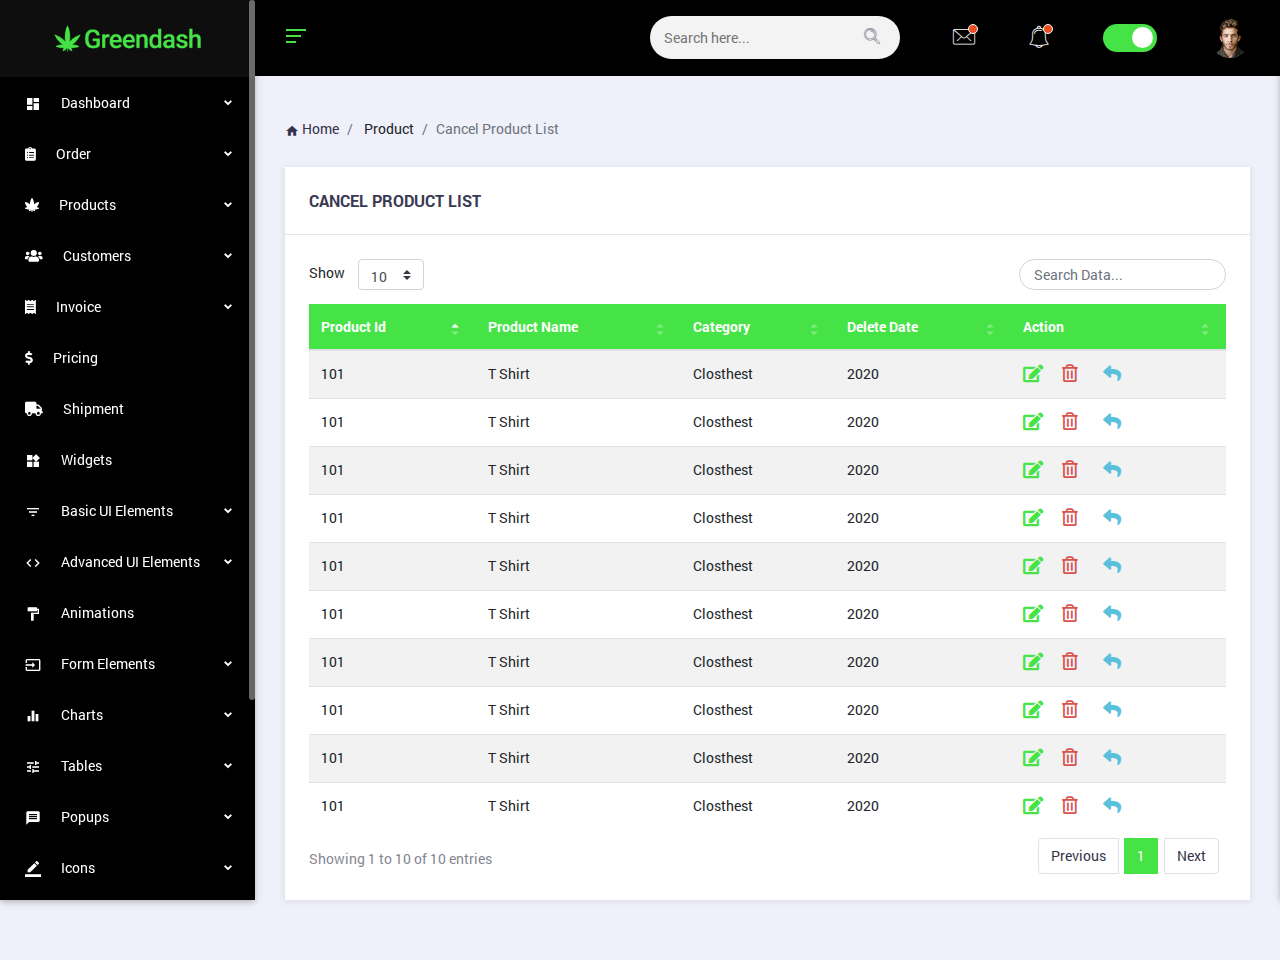
<file: post-delete.html>
<!DOCTYPE html>
<html lang="en">
<head>
    <meta http-equiv="Content-Type" content="text/html; charset=utf-8">
    <meta http-equiv="X-UA-Compatible" content="IE=edge">
    <meta name="viewport" content="width=device-width,initial-scale=1">
    <title>Post Delete</title>
    <!-- Iconic Fonts -->
    <link href="vendors/iconic-fonts/font-awesome/css/all.min.css" rel="stylesheet">
    <link href="https://fonts.googleapis.com/icon?family=Material+Icons" rel="stylesheet">
    <link rel="stylesheet" href="vendors/iconic-fonts/flat-icons/flaticon.css">
    <!-- Bootstrap core CSS -->
    <link href="assets/css/bootstrap.min.css" rel="stylesheet">
    <!-- jQuery UI -->
    <link href="assets/css/jquery-ui.min.css" rel="stylesheet">
    <!-- Page Specific Css (Datatables.css) -->
    <link href="assets/css/datatables.min.css" rel="stylesheet">
    <!-- Sweet   -->
    <link href="assets/css/sweetalert2.min.css" rel="stylesheet">
    <!-- Greendash styles -->
    <link href="assets/css/style.css" rel="stylesheet">
    <link rel="stylesheet" href="assets/css/myStyle.css">
    <!-- Favicon -->
    <link rel="icon" type="image/png" sizes="32x32" href="favicon.ico">
</head>

<body class="ms-body ms-aside-left-open ms-primary-theme ">
    <!-- Preloader -->
    <div id="preloader-wrap">
        <div class="spinner spinner-8">
            <div class="ms-circle1 ms-child"></div>
            <div class="ms-circle2 ms-child"></div>
            <div class="ms-circle3 ms-child"></div>
            <div class="ms-circle4 ms-child"></div>
            <div class="ms-circle5 ms-child"></div>
            <div class="ms-circle6 ms-child"></div>
            <div class="ms-circle7 ms-child"></div>
            <div class="ms-circle8 ms-child"></div>
            <div class="ms-circle9 ms-child"></div>
            <div class="ms-circle10 ms-child"></div>
            <div class="ms-circle11 ms-child"></div>
            <div class="ms-circle12 ms-child"></div>
        </div>
    </div>

    <!-- Overlays -->
    <!-- <div class="ms-aside-overlay ms-overlay-left ms-toggler" data-target="#ms-side-nav" data-toggle="slideLeft"></div>
    <div class="ms-aside-overlay ms-overlay-right ms-toggler" data-target="#ms-recent-activity" data-toggle="slideRight"></div> -->

    <!-- Sidebar Navigation Left -->
    <aside id="ms-side-nav" class="side-nav fixed ms-aside-scrollable ms-aside-left">
        <!-- Logo -->
        <div class="logo-sn ms-d-block-lg">
            <a class="pl-0 ml-0 text-center" href="index.html"> <img src="assets/img/dashboard/greendash-logo.png" alt="logo"> </a>
        </div>

        <!-- Navigation -->
        <ul class="accordion ms-main-aside fs-14" id="side-nav-accordion">
            <!-- Dashboard -->
            <li class="menu-item">
                <a href="#" class="has-chevron" data-toggle="collapse" data-target="#dashboard" aria-expanded="false" aria-controls="dashboard">
                    <span><i class="material-icons fs-16">dashboard</i>Dashboard </span>
                </a>
                <ul id="dashboard" class="collapse" aria-labelledby="dashboard" data-parent="#side-nav-accordion">
                    <li> <a href="index.html"><i class="fa fa-chevron-right"></i>Greendash</a> </li>
                </ul>
            </li>
            <!-- /Dashboard -->

            <!-- Order Page Elements -->
            <li class="menu-item">
                <a href="#" class="has-chevron" data-toggle="collapse" data-target="#order-page" aria-expanded="false" aria-controls="order-page">
                    <span><i class="fas fa-clipboard-list"></i>Order</span>
                </a>
                <ul id="order-page" class="collapse" aria-labelledby="order-page" data-parent="#side-nav-accordion">
                    <li> 
                        <a href="pages/order/order-status.html"><i class="fa fa-chevron-right"></i>Order Status</a> 
                    </li>

                </ul>
            </li>
            <!-- /order page -->

            <!-- Product Page Elements -->
            <li class="menu-item">
                <a href="#" class="has-chevron" data-toggle="collapse" data-target="#product-page" aria-expanded="false" aria-controls="product-page">
                    <span><i class="fas fa-cannabis"></i>Products</span>
                </a>
                <ul id="product-page" class="collapse" aria-labelledby="product-page" data-parent="#side-nav-accordion">
                    <li> 
                        <a href="pages/product/product-list.html"><i class="fa fa-chevron-right"></i>Products-list</a> 
                    </li>
                    <li> 
                        <a href="pages/product/product-grid.html"><i class="fa fa-chevron-right"></i>Products-Grid</a> 
                    </li>
                    <li> 
                        <a href="pages/product/product-detail.html"><i class="fa fa-chevron-right"></i>Products-Details</a> 
                    </li>
                    <li> 
                        <a href="pages/product/cancel-product.html"><i class="fa fa-chevron-right"></i> Cancel Products</a> 
                    </li>
                    <li> 
                        <a href="pages/product/return-product.html"><i class="fa fa-chevron-right"></i>Return Products</a> 
                    </li>
                    <li> 
                        <a href="pages/add-product.html"><i class="fa fa-chevron-right"></i>Add Product</a> 
                    </li>
                </ul>
            </li>
            <!-- /Product page -->

            <!---Customer Page Elements -->
            <li class="menu-item">
                <a href="#" class="has-chevron" data-toggle="collapse" data-target="#customer" aria-expanded="false" aria-controls="customer">
                    <span><i class="fas fa-users"></i>Customers</span>
                </a>
                <ul id="customer" class="collapse" aria-labelledby="customer" data-parent="#side-nav-accordion">
                    <li> 
                        <a href="pages/customer/customer.html"><i class="fa fa-chevron-right"></i>Customers-list</a> 
                    </li>
                    <li> 
                        <a href="pages/customer/reviews.html"><i class="fa fa-chevron-right"></i>Reviwes</a> 
                    </li>
                </ul>
            </li>
            <!-- /Customer page -->

            <!-- Invoice -->
            <li class="menu-item">
                <a href="#" class="has-chevron" data-toggle="collapse" data-target="#invoice" aria-expanded="false" aria-controls="invoice">
                    <span><i class="fas fa-receipt"></i>Invoice</span>
                </a>
                <ul id="invoice" class="collapse" aria-labelledby="invoice" data-parent="#side-nav-accordion">
                    <li> 
                        <a href="pages/invoice/invoice.html"><i class="fa fa-chevron-right"></i>Invoice</a> 
                    </li>
                    <li> 
                        <a href="pages/invoice/invoice-list.html"><i class="fa fa-chevron-right"></i>Invoice-List</a> 
                    </li>
                </ul>
            </li>
            <!-- /Invoice -->

            <!-- Pricing -->
            <li class="menu-item">
                <a href="pages/pricing.html">
                    <span><i class="fas fa-dollar-sign"></i>Pricing</span>
                </a>
            </li>
            <!-- /Pricing -->

            <!-- Shipment -->
            <li class="menu-item">
                <a href="pages/shipment.html">
                    <span><i class="fas fa-truck"></i>Shipment</span>
                </a>
            </li>
            <!-- /Shipment -->

            <li class="menu-item">
                <a href="pages/widgets.html">
                    <span><i class="material-icons fs-16">widgets</i>Widgets</span>
                </a>
            </li>

            <!-- Basic UI Elements -->
            <li class="menu-item">
                <a href="#" class="has-chevron" data-toggle="collapse" data-target="#basic-elements" aria-expanded="false" aria-controls="basic-elements">
                    <span><i class="material-icons fs-16">filter_list</i>Basic UI Elements</span>
                 </a>
                <ul id="basic-elements" class="collapse" aria-labelledby="basic-elements" data-parent="#side-nav-accordion">
                    <li> 
                        <a href="pages/ui-basic/accordions.html">Accordions</a> 
                    </li>
                    <li> 
                        <a href="pages/ui-basic/alerts.html">Alerts</a> 
                    </li>
                    <li> 
                        <a href="pages/ui-basic/buttons.html">Buttons</a> 
                    </li>
                    <li> 
                        <a href="pages/ui-basic/breadcrumbs.html">
                            Breadcrumbs
                        </a>
                    </li>
                    <li> 
                        <a href="pages/ui-basic/badges.html">Badges</a> 
                    </li>
                    <li> 
                        <a href="pages/ui-basic/cards.html">Cards</a> 
                    </li>
                    <li> 
                        <a href="pages/ui-basic/progress-bars.html">Progress Bars</a> 
                    </li>
                    <li> 
                        <a href="pages/ui-basic/preloaders.html">Pre-loaders</a>
                    </li>
                    <li> 
                        <a href="pages/ui-basic/pagination.html">Pagination</a>
                    </li>
                    <li> 
                        <a href="pages/ui-basic/tabs.html">Tabs</a> 
                    </li>

                    <li> 
                        <a href="pages/ui-basic/typography.html">Typography</a>
                    </li>
                </ul>
            </li>
            <!-- /Basic UI Elements -->

            <!-- Advanced UI Elements -->
            <li class="menu-item">
                <a href="#" class="has-chevron" data-toggle="collapse" data-target="#advanced-elements" aria-expanded="false" aria-controls="advanced-elements">
                    <span><i class="material-icons fs-16">code</i>Advanced UI Elements</span>
                </a>
                <ul id="advanced-elements" class="collapse" aria-labelledby="advanced-elements" data-parent="#side-nav-accordion">
                    <li> 
                        <a href="pages/ui-advanced/draggables.html">Draggables</a> 
                    </li>
                    <li> 
                        <a href="pages/ui-advanced/sliders.html">Sliders</a> 
                    </li>
                    <li> 
                        <a href="pages/ui-advanced/modals.html">Modals</a> 
                    </li>
                    <li> 
                        <a href="pages/ui-advanced/rating.html">Rating</a>
                    </li>
                    <li> 
                        <a href="pages/ui-advanced/tour.html">Tour</a> 
                    </li>
                    <li> 
                        <a href="pages/ui-advanced/cropper.html">Cropper</a> 
                    </li>
                    <li> 
                        <a href="pages/ui-advanced/range-slider.html">Range Slider</a> 
                    </li>
                </ul>
            </li>
            <!-- /Advanced UI Elements -->

            <li class="menu-item">
                <a href="pages/animation.html">
                    <span><i class="material-icons fs-16">format_paint</i>Animations</span>
                </a>
            </li>
            <!-- Form Elements -->

            <li class="menu-item">
                <a href="#" class="has-chevron" data-toggle="collapse" data-target="#form-elements" aria-expanded="false" aria-controls="form-elements">
                    <span><i class="material-icons fs-16">input</i>Form Elements</span>
                </a>
                <ul id="form-elements" class="collapse" aria-labelledby="form-elements" data-parent="#side-nav-accordion">
                    <li> <a href="pages/form/form-elements.html">Form Elements</a> </li>
                    <li> <a href="pages/form/form-layout.html">Form Layouts</a> </li>
                    <li> <a href="pages/form/form-validation.html">Form Validation</a> </li>
                    <li> <a href="pages/form/form-wizard.html">Form Wizard</a> </li>
                </ul>
            </li>
            <!-- /Form Elements -->

            <!-- Charts -->
            <li class="menu-item">
                <a href="#" class="has-chevron" data-toggle="collapse" data-target="#charts" aria-expanded="false" aria-controls="charts">
                    <span><i class="material-icons fs-16">equalizer</i>Charts</span>
                </a>
                <ul id="charts" class="collapse" aria-labelledby="charts" data-parent="#side-nav-accordion">
                    <li> <a href="pages/charts/chartjs.html">Chart JS</a> </li>
                    <li> <a href="pages/charts/morris-charts.html">Morris Chart</a> </li>
                </ul>
            </li>
            <!-- /Charts -->

             <!-- Tables -->
            <li class="menu-item">
                <a href="#" class="has-chevron" data-toggle="collapse" data-target="#tables" aria-expanded="false" aria-controls="tables">
                    <span><i class="material-icons fs-16">tune</i>Tables</span>
                </a>
                <ul id="tables" class="collapse" aria-labelledby="tables" data-parent="#side-nav-accordion">
                    <li> <a href="pages/tables/basic-tables.html">Basic Tables</a> </li>
                    <li> <a href="pages/tables/data-tables.html">Data tables</a> </li>
                </ul>
            </li>
            <!-- /Tables -->

            <!-- Popups -->
            <li class="menu-item">
                <a href="#" class="has-chevron" data-toggle="collapse" data-target="#popups" aria-expanded="false" aria-controls="popups">
                    <span><i class="material-icons fs-16">message</i>Popups</span>
                </a>
                <ul id="popups" class="collapse" aria-labelledby="popups" data-parent="#side-nav-accordion">
                    <li> <a href="pages/popups/sweet-alerts.html">Sweet Alerts</a> </li>
                    <li> <a href="pages/popups/toast.html">Toast</a> </li>
                </ul>
            </li>
            <!-- /Popups -->

            <!-- Icons -->
            <li class="menu-item">
                <a href="#" class="has-chevron" data-toggle="collapse" data-target="#icons" aria-expanded="false" aria-controls="icons">
                    <span><i class="material-icons fs-16">border_color</i>Icons</span>
                </a>
                <ul id="icons" class="collapse" aria-labelledby="icons" data-parent="#side-nav-accordion">
                    <li> <a href="pages/icons/fontawesome.html">Fontawesome</a> </li>
                    <li> <a href="pages/icons/flaticons.html">Flaticons</a> </li>
                    <li> <a href="pages/icons/materialize.html">Materialize</a> </li>
                </ul>
            </li>
            <!-- /Icons -->

            <!-- Maps -->
            <li class="menu-item">
                <a href="#" class="has-chevron" data-toggle="collapse" data-target="#maps" aria-expanded="false" aria-controls="maps">
                    <span><i class="material-icons fs-16">map</i>Maps</span>
                </a>
                <ul id="maps" class="collapse" aria-labelledby="maps" data-parent="#side-nav-accordion">
                    <li> <a href="pages/maps/google-maps.html">Google Maps</a> </li>
                    <li> <a href="pages/maps/vector-maps.html">Vector Maps</a> </li>
                </ul>
            </li>
            <!-- /Maps -->

            <!-- Pages -->
            <li class="menu-item">
                <a href="#" class="has-chevron" data-toggle="collapse" data-target="#pages" aria-expanded="false" aria-controls="pages">
                    <span><i class="material-icons fs-16">insert_drive_file</i>Pages</span>
                </a>
                <ul id="pages" class="collapse" aria-labelledby="pages" data-parent="#side-nav-accordion">
                    <li class="menu-item">
                        <a href="#" class="has-chevron" data-toggle="collapse" data-target="#authentication" aria-expanded="false" aria-controls="authentication">Authentication</a>
                        <ul id="authentication" class="collapse" aria-labelledby="authentication" data-parent="#pages">
                            <li> <a href="pages/prebuilt-pages/default-login.html">Default Login</a> </li>
                            <li> <a href="pages/prebuilt-pages/modal-login.html">Modal Login</a> </li>
                            <li> <a href="pages/prebuilt-pages/default-register.html">Default Registration</a> </li>
                            <li> <a href="pages/prebuilt-pages/modal-register.html">Modal Registration</a> </li>
                            <li> <a href="pages/prebuilt-pages/lock-screen.html">Lock Screen</a> </li>
                        </ul>
                    </li>
                    <li> <a href="pages/prebuilt-pages/coming-soon.html">Coming Soon</a> </li>
                    <li> <a href="pages/prebuilt-pages/error.html">Error Page</a> </li>
                    <li class="menu-item"> <a href="pages/prebuilt-pages/faq.html"> FAQ </a> </li>
                    <li class="menu-item"> <a href="pages/prebuilt-pages/portfolio.html"> Portfolio </a> </li>
                    <li class="menu-item"> <a href="pages/prebuilt-pages/user-profile.html"> User Profile </a> </li>
                    <li class="menu-item"> <a href="pages/prebuilt-pages/invoice.html"> Invoice </a> </li>
                </ul>
            </li>
            <!-- /Pages -->

            <!-- Bonus Pages -->
            <li class="menu-item">
                <a href="#" class="has-chevron" data-toggle="collapse" data-target="#bonuspages" aria-expanded="false" aria-controls="pages">
                    <span><i class="material-icons fs-16">insert_drive_file</i> Bonus Pages</span>
                </a>
                <ul id="bonuspages" class="collapse" aria-labelledby="pages" data-parent="#side-nav-accordion">
                    <li> <a href="pages/dashboard/cryptocurrency.html">Crypto Currency</a> </li>
                    <li> <a href="pages/dashboard/web-analytics.html"> Web Analytics </a> </li>
                    <li> <a href="pages/dashboard/social-media.html">Social Media</a> </li>
                    <li> <a href="pages/dashboard/project-management.html">Project Management</a> </li>
                    <li> <a href="pages/dashboard/client-management.html">Client Management</a> </li>
                </ul>
            </li>
            <!-- /Bonus Pages -->

            <!-- Apps -->
            <li class="menu-item">
                <a href="#" class="has-chevron" data-toggle="collapse" data-target="#apps" aria-expanded="false" aria-controls="apps">
                    <span><i class="material-icons fs-16">phone_iphone</i>Apps</span>
                </a>
                <ul id="apps" class="collapse" aria-labelledby="apps" data-parent="#side-nav-accordion">
                    <li> <a href="chat-box.html">Chat</a> </li>
                    <li> <a href="email.html">Email</a> </li>
                    <li> <a href="to-do-list.html">To-do List</a> </li>
                </ul>
            </li>
            <!-- /Apps -->
        </ul>
    </aside>

    <!-- Sidebar Right -->
    <aside id="ms-recent-activity" class="side-nav fixed ms-aside-right ms-scrollable">
        <div class="ms-aside-header">
            <ul class="nav nav-tabs tabs-bordered d-flex nav-justified mb-3" role="tablist">
                <li role="presentation" class="fs-12">
                    <a href="#activityLog" aria-controls="activityLog" class="active" role="tab" data-toggle="tab"> Activity Log</a>
                </li>
                <li role="presentation" class="fs-12">
                    <a href="#recentPosts" aria-controls="recentPosts" role="tab" data-toggle="tab"> Settings </a>
                </li>
                <li>
                    <button type="button" class="close ms-toggler text-center" data-target="#ms-recent-activity" data-toggle="slideRight"><span aria-hidden="true">&times;</span></button>
                </li>
            </ul>
        </div>

        <div class="ms-aside-body">
            <div class="tab-content">
                <div role="tabpanel" class="tab-pane active fade show" id="activityLog">
                    <ul class="ms-activity-log">
                        <li>
                            <div class="ms-btn-icon btn-pill icon btn-light">
                                <i class="flaticon-gear"></i>
                            </div>
                            <h6>Update 1.0.0 Pushed</h6>
                            <span> <i class="material-icons">event</i>1 January, 2019</span>
                            <p class="fs-14">Lorem ipsum dolor sit amet, consectetur adipiscing elit. Quisque scelerisque diam non nisi semper, ula in sodales vehicula....</p>
                        </li>
                        <li>
                            <div class="ms-btn-icon btn-pill icon btn-success">
                                <i class="flaticon-tick-inside-circle"></i>
                            </div>
                            <h6>Profile Updated</h6>
                            <span> <i class="material-icons">event</i>4 March, 2018</span>
                            <p class="fs-14">Curabitur purus sem, malesuada eu luctus eget, suscipit sed turpis. Nam pellentesque felis vitae justo accumsan, sed semper nisi sollicitudin...</p>
                        </li>
                        <li>
                            <div class="ms-btn-icon btn-pill icon btn-warning">
                                <i class="flaticon-alert-1"></i>
                            </div>
                            <h6>Your payment is due</h6>
                            <span> <i class="material-icons">event</i>1 January, 2019</span>
                            <p class="fs-14">Lorem ipsum dolor sit amet, consectetur adipiscing elit. Quisque scelerisque diam non nisi semper, ula in sodales vehicula....</p>
                        </li>
                        <li>
                            <div class="ms-btn-icon btn-pill icon btn-danger">
                                <i class="flaticon-alert"></i>
                            </div>
                            <h6>Database Error</h6>
                            <span> <i class="material-icons">event</i>4 March, 2018</span>
                            <p class="fs-14">Curabitur purus sem, malesuada eu luctus eget, suscipit sed turpis. Nam pellentesque felis vitae justo accumsan, sed semper nisi sollicitudin...</p>
                        </li>
                        <li>
                            <div class="ms-btn-icon btn-pill icon btn-info">
                                <i class="flaticon-information"></i>
                            </div>
                            <h6>Checkout what's Trending</h6>
                            <span> <i class="material-icons">event</i>1 January, 2019</span>
                            <p class="fs-14">Lorem ipsum dolor sit amet, consectetur adipiscing elit. Quisque scelerisque diam non nisi semper, ula in sodales vehicula....</p>
                        </li>
                        <li>
                            <div class="ms-btn-icon btn-pill icon btn-secondary">
                                <i class="flaticon-diamond"></i>
                            </div>
                            <h6>Your Dashboard is ready</h6>
                            <span> <i class="material-icons">event</i>4 March, 2018</span>
                            <p class="fs-14">Curabitur purus sem, malesuada eu luctus eget, suscipit sed turpis. Nam pellentesque felis vitae justo accumsan, sed semper nisi sollicitudin...</p>
                        </li>
                    </ul>

                    <a href="#" class="btn btn-primary d-block"> View All </a>
                </div>

                <div role="tabpanel" class="tab-pane fade" id="recentPosts">
                    <h6>General Settings</h6>
                    <div class="ms-form-group">
                        <span class="ms-option-name fs-14">Location Tracking</span>
                        <label class="ms-switch float-right">
                            <input type="checkbox">
                            <span class="ms-switch-slider round"></span>
                        </label>
                    </div>
                    <div class="ms-form-group">
                        <span class="ms-option-name fs-14">Allow Notifications</span>
                        <label class="ms-switch float-right">
                            <input type="checkbox">
                            <span class="ms-switch-slider round"></span>
                        </label>
                    </div>

                    <div class="ms-form-group">
                        <span class="ms-option-name fs-14">Allow Popups</span>
                        <label class="ms-switch float-right">
                            <input type="checkbox" checked>
                            <span class="ms-switch-slider round"></span>
                        </label>
                    </div>

                    <h6>Log Settings</h6>
                    <div class="ms-form-group">
                        <span class="ms-option-name fs-14">Enable Logging</span>
                        <label class="ms-switch float-right">
                            <input type="checkbox" checked>
                            <span class="ms-switch-slider round"></span>
                        </label>
                    </div>
                    <div class="ms-form-group">
                        <span class="ms-option-name fs-14">Audit Logs</span>
                        <label class="ms-switch float-right">
                            <input type="checkbox">
                            <span class="ms-switch-slider round"></span>
                        </label>
                    </div>
                    <div class="ms-form-group">
                        <span class="ms-option-name fs-14">Error Logs</span>
                        <label class="ms-switch float-right">
                            <input type="checkbox" checked>
                            <span class="ms-switch-slider round"></span>
                        </label>
                    </div>
                    <h6>Advanced Settings</h6>
                    <div class="ms-form-group">
                        <span class="ms-option-name fs-14">Enable Logging</span>
                        <label class="ms-switch float-right">
                            <input type="checkbox" checked>
                            <span class="ms-switch-slider round"></span>
                            </label>
                    </div>
                    <div class="ms-form-group">
                        <span class="ms-option-name fs-14">Audit Logs</span>
                        <label class="ms-switch float-right">
                            <input type="checkbox">
                            <span class="ms-switch-slider round"></span>
                        </label>
                    </div>
                    <div class="ms-form-group">
                        <span class="ms-option-name fs-14">Error Logs</span>
                        <label class="ms-switch float-right">
                            <input type="checkbox" checked>
                            <span class="ms-switch-slider round"></span>
                        </label>
                    </div>
                </div>
            </div>
        </div>
    </aside>

    <!-- Main Content -->
    <main class="body-content">

        <!-- Navigation Bar -->
        <nav class="navbar ms-navbar">

            <div class="ms-aside-toggler ms-toggler pl-0" data-target="#ms-side-nav" data-toggle="slideLeft">
                <span class="ms-toggler-bar bg-primary"></span>
                <span class="ms-toggler-bar bg-primary"></span>
                <span class="ms-toggler-bar bg-primary"></span>
            </div>


            <div class="logo-sn logo-sm ms-d-block-sm">
                <a class="pl-0 ml-0 text-center navbar-brand mr-0" href="index.html">
                    <img src="assets/img/dashboard/greendash-logo-84x41.png" alt="logo"> 
                </a>
            </div>

            <ul class="ms-nav-list ms-inline mb-0" id="ms-nav-options">
                <li class="ms-nav-item ms-search-form pb-0 py-0">
                    <form class="ms-form" method="post">
                        <div class="ms-form-group my-0 mb-0 has-icon fs-14">
                            <input type="search" class="ms-form-input" name="search" placeholder="Search here..." value="">
                            <i class="flaticon-search text-disabled"></i>
                        </div>
                    </form>
                </li>

                <li class="ms-nav-item dropdown">
                    <a href="#" class="text-disabled ms-has-notification" id="mailDropdown" data-toggle="dropdown" aria-haspopup="true" aria-expanded="false"><i class="flaticon-mail"></i></a>
                    <ul class="dropdown-menu dropdown-menu-right" aria-labelledby="mailDropdown">
                        <li class="dropdown-menu-header">
                            <h6 class="dropdown-header ms-inline m-0">
                                <span class="text-disabled">Mail</span>
                            </h6>
                            <span class="badge badge-pill badge-success">3 New</span>
                        </li>

                        <li class="dropdown-divider"></li>
                        <li class="ms-scrollable ms-dropdown-list">
                            <a class="media p-2" href="#">
                                <div class="ms-chat-status ms-status-offline ms-chat-img mr-2 align-self-center">
                                    <img src="assets/img/dashboard/rakhan-potik-1.jpg" class="ms-img-round" alt="people">
                                </div>
                                <div class="media-body">
                                    <span>Hey man, looking forward to your new project.</span>
                                    <p class="fs-10 my-1 text-disabled"><i class="material-icons">access_time</i> 30 seconds ago</p>
                                </div>
                            </a>

                            <a class="media p-2" href="#">
                                <div class="ms-chat-status ms-status-online ms-chat-img mr-2 align-self-center">
                                    <img src="assets/img/dashboard/rakhan-potik-2.jpg" class="ms-img-round" alt="people">
                                </div>
                                <div class="media-body">
                                    <span>Dear John, I was told you bought Greendash! Send me your feedback</span>
                                    <p class="fs-10 my-1 text-disabled"><i class="material-icons">access_time</i> 28 minutes ago</p>
                                </div>
                            </a>

                            <a class="media p-2" href="#">
                                <div class="ms-chat-status ms-status-offline ms-chat-img mr-2 align-self-center">
                                    <img src="assets/img/dashboard/rakhan-potik-3.jpg" class="ms-img-round" alt="people">
                                </div>
                                <div class="media-body">
                                    <span>How many people are we inviting to the dashboard?</span>
                                    <p class="fs-10 my-1 text-disabled"><i class="material-icons">access_time</i> 6 hours ago</p>
                                </div>
                            </a>
                        </li>

                        <li class="dropdown-divider"></li>
                        <li class="dropdown-menu-footer text-center">
                            <a href="pages/apps/email.html">Go to Inbox</a>
                        </li>
                    </ul>
                </li>

                <li class="ms-nav-item dropdown">
                    <a href="#" class="text-disabled ms-has-notification" id="notificationDropdown" data-toggle="dropdown" aria-haspopup="true" aria-expanded="false">
                        <i class="flaticon-bell"></i>
                    </a>

                    <ul class="dropdown-menu dropdown-menu-right" aria-labelledby="notificationDropdown">
                        <li class="dropdown-menu-header">
                            <h6 class="dropdown-header ms-inline m-0">
                                <span class="text-disabled">Notifications</span>
                            </h6>
                            <span class="badge badge-pill badge-info">4 New</span>
                        </li>
                        <li class="dropdown-divider"></li>
                        <li class="ms-scrollable ms-dropdown-list">
                            <a class="media p-2" href="#">
                                <div class="media-body">
                                    <span>12 ways to improve your crypto dashboard</span>
                                    <p class="fs-10 my-1 text-disabled"><i class="material-icons">access_time</i> 30 seconds ago</p>
                                </div>
                            </a>
                            <a class="media p-2" href="#">
                                <div class="media-body">
                                    <span>You have newly registered users</span>
                                    <p class="fs-10 my-1 text-disabled"><i class="material-icons">access_time</i> 45 minutes ago</p>
                                </div>
                            </a>

                            <a class="media p-2" href="#">
                                <div class="media-body">
                                    <span>Your account was logged in from an unauthorized IP</span>
                                    <p class="fs-10 my-1 text-disabled"><i class="material-icons">access_time</i> 2 hours ago</p>
                                </div>
                            </a>

                            <a class="media p-2" href="#">
                                <div class="media-body">
                                    <span>An application form has been submitted</span>
                                    <p class="fs-10 my-1 text-disabled"><i class="material-icons">access_time</i> 1 day ago</p>
                                </div>
                            </a>
                        </li>

                        <li class="dropdown-divider"></li>
                        <li class="dropdown-menu-footer text-center">
                            <a href="#">View all Notifications</a>
                        </li>
                    </ul>
                </li>

                <li class="ms-nav-item m-0 display-none-sm">
                    <label class="ms-switch m-0">
                        <input type="checkbox" id="remove-quickbar" checked="">
                        <span class="ms-switch-slider round"></span>
                    </label>
                </li>

                <li class="ms-nav-item ms-nav-user dropdown">
                    <a href="#" id="userDropdown" data-toggle="dropdown" aria-haspopup="true" aria-expanded="false"> 
                        <img class="ms-user-img ms-img-round float-right" src="assets/img/dashboard/rakhan-potik-1.jpg" alt="people"> 
                    </a>

                    <ul class="dropdown-menu dropdown-menu-right user-dropdown" aria-labelledby="userDropdown">
                        <li class="dropdown-menu-header">
                            <h6 class="dropdown-header ms-inline m-0"><span class="text-disabled">Welcome, Anny Farisha</span></h6>
                        </li>
                        <li class="dropdown-divider"></li>
                        <li class="ms-dropdown-list">
                            <a class="media fs-14 p-2" href="http://slidesigma.com/themes/html/prebuilt-pages/user-profile.html"> 
                                <span><i class="flaticon-user mr-2"></i> Profile</span> 
                            </a>
                            <a class="media fs-14 p-2" href="http://slidesigma.com/themes/html/apps/email.html"> 
                                <span><i class="flaticon-mail mr-2"></i> Inbox</span> 
                                <span class="badge badge-pill badge-info">3</span> 
                            </a>
                            <a class="media fs-14 p-2" href="http://slidesigma.com/themes/html/prebuilt-pages/user-profile.html"> 
                                <span><i class="flaticon-gear mr-2"></i> Account Settings</span>
                            </a>
                        </li>
                        <li class="dropdown-divider"></li>
                        <li class="dropdown-menu-footer">
                            <a class="media fs-14 p-2" href="http://slidesigma.com/themes/html/prebuilt-pages/lock-screen.html"> 
                                <span><i class="flaticon-security mr-2"></i> Lock</span> 
                            </a>
                        </li>
                        <li class="dropdown-menu-footer">
                            <a class="media fs-14 p-2" href="http://slidesigma.com/themes/html/prebuilt-pages/default-login.html"> 
                                <span><i class="flaticon-shut-down mr-2"></i> Logout</span> 
                            </a>
                        </li>
                  </ul>
                </li>
            </ul>

            <div class="ms-toggler ms-d-block-sm pr-0 ms-nav-toggler" data-toggle="slideDown" data-target="#ms-nav-options">
                <span class="ms-toggler-bar bg-primary"></span>
                <span class="ms-toggler-bar bg-primary"></span>
                <span class="ms-toggler-bar bg-primary"></span>
            </div>
        </nav>

        <!-- body wrapper -->
        <div class="ms-content-wrapper">
            <div class="row">
                <div class="col-md-12">
                    <nav aria-label="breadcrumb">
                        <ol class="breadcrumb pl-0">
                            <li class="breadcrumb-item"><a href="#"><i class="material-icons">home</i> Home</a></li>
                            <li class="breadcrumb-item " aria-current="page"> Product</li>

                            <li class="breadcrumb-item active" aria-current="page">Cancel Product List</li>
                        </ol>
                    </nav>
                </div>
                <div class="col-md-12">
                    <div class="ms-panel">
                        <div class="ms-panel-header">
                            <h6>Cancel Product List</h6>
                        </div>
                        <div class="ms-panel-body">
                            <div class="table-responsive">
                                <table id="data-delete-post" class="table table-striped thead-primary w-100">
                                    <tbody>
                                        <tr>
                                            <td>101</td>
                                            <td>T Shirt</td>
                                            <td>Closthest</td>
                                            <td>2020</td>
                                            <td>
                                                <a href="post-detail.html">
                                                    <i class="fa fa-edit ms-text-primary"></i>
                                                </a>
                                                <button type="button" name="button" class="btn-transparent trigger-swal" data-swal="multi-step">
                                                    <i class="far fa-trash-alt ms-text-danger"></i>
                                                </button>
                                                <button type="button" name="button" class="btn-transparent trigger-swal" data-swal="multi-step">
                                                   <i class="fa fa-reply ms-text-info"></i>
                                                </button>

                                            </td>
                                        </tr>
                                        <tr>
                                            <td>101</td>
                                            <td>T Shirt</td>
                                            <td>Closthest</td>
                                            <td>2020</td>
                                            <td>
                                                <a href="post-detail.html">
                                                    <i class="fa fa-edit ms-text-primary"></i>
                                                </a>
                                                <button type="button" name="button" class="btn-transparent trigger-swal" data-swal="multi-step">
                                                    <i class="far fa-trash-alt ms-text-danger"></i>
                                                </button>
                                                <button type="button" name="button" class="btn-transparent trigger-swal" data-swal="multi-step">
                                                   <i class="fa fa-reply ms-text-info"></i>
                                                </button>

                                            </td>
                                        </tr>
                                        <tr>
                                            <td>101</td>
                                            <td>T Shirt</td>
                                            <td>Closthest</td>
                                            <td>2020</td>
                                            <td>
                                                <a href="post-detail.html">
                                                    <i class="fa fa-edit ms-text-primary"></i>
                                                </a>
                                                <button type="button" name="button" class="btn-transparent trigger-swal" data-swal="multi-step">
                                                    <i class="far fa-trash-alt ms-text-danger"></i>
                                                </button>
                                                <button type="button" name="button" class="btn-transparent trigger-swal" data-swal="multi-step">
                                                   <i class="fa fa-reply ms-text-info"></i>
                                                </button>

                                            </td>
                                        </tr>
                                        <tr>
                                            <td>101</td>
                                            <td>T Shirt</td>
                                            <td>Closthest</td>
                                            <td>2020</td>
                                            <td>
                                                <a href="post-detail.html">
                                                    <i class="fa fa-edit ms-text-primary"></i>
                                                </a>
                                                <button type="button" name="button" class="btn-transparent trigger-swal" data-swal="multi-step">
                                                    <i class="far fa-trash-alt ms-text-danger"></i>
                                                </button>
                                                <button type="button" name="button" class="btn-transparent trigger-swal" data-swal="multi-step">
                                                   <i class="fa fa-reply ms-text-info"></i>
                                                </button>

                                            </td>
                                        </tr>
                                        <tr>
                                            <td>101</td>
                                            <td>T Shirt</td>
                                            <td>Closthest</td>
                                            <td>2020</td>
                                            <td>
                                                <a href="post-detail.html">
                                                    <i class="fa fa-edit ms-text-primary"></i>
                                                </a>
                                                <button type="button" name="button" class="btn-transparent trigger-swal" data-swal="multi-step">
                                                    <i class="far fa-trash-alt ms-text-danger"></i>
                                                </button>
                                                <button type="button" name="button" class="btn-transparent trigger-swal" data-swal="multi-step">
                                                   <i class="fa fa-reply ms-text-info"></i>
                                                </button>

                                            </td>
                                        </tr>
                                        <tr>
                                            <td>101</td>
                                            <td>T Shirt</td>
                                            <td>Closthest</td>
                                            <td>2020</td>
                                            <td>
                                                <a href="post-detail.html">
                                                    <i class="fa fa-edit ms-text-primary"></i>
                                                </a>
                                                <button type="button" name="button" class="btn-transparent trigger-swal" data-swal="multi-step">
                                                    <i class="far fa-trash-alt ms-text-danger"></i>
                                                </button>
                                                <button type="button" name="button" class="btn-transparent trigger-swal" data-swal="multi-step">
                                                   <i class="fa fa-reply ms-text-info"></i>
                                                </button>

                                            </td>
                                        </tr>
                                        <tr>
                                            <td>101</td>
                                            <td>T Shirt</td>
                                            <td>Closthest</td>
                                            <td>2020</td>
                                            <td>
                                                <a href="post-detail.html">
                                                    <i class="fa fa-edit ms-text-primary"></i>
                                                </a>
                                                <button type="button" name="button" class="btn-transparent trigger-swal" data-swal="multi-step">
                                                    <i class="far fa-trash-alt ms-text-danger"></i>
                                                </button>
                                                <button type="button" name="button" class="btn-transparent trigger-swal" data-swal="multi-step">
                                                   <i class="fa fa-reply ms-text-info"></i>
                                                </button>

                                            </td>
                                        </tr>
                                        <tr>
                                            <td>101</td>
                                            <td>T Shirt</td>
                                            <td>Closthest</td>
                                            <td>2020</td>
                                            <td>
                                                <a href="post-detail.html">
                                                    <i class="fa fa-edit ms-text-primary"></i>
                                                </a>
                                                <button type="button" name="button" class="btn-transparent trigger-swal" data-swal="multi-step">
                                                    <i class="far fa-trash-alt ms-text-danger"></i>
                                                </button>
                                                <button type="button" name="button" class="btn-transparent trigger-swal" data-swal="multi-step">
                                                   <i class="fa fa-reply ms-text-info"></i>
                                                </button>

                                            </td>
                                        </tr>
                                        <tr>
                                            <td>101</td>
                                            <td>T Shirt</td>
                                            <td>Closthest</td>
                                            <td>2020</td>
                                            <td>
                                                <a href="post-detail.html">
                                                    <i class="fa fa-edit ms-text-primary"></i>
                                                </a>
                                                <button type="button" name="button" class="btn-transparent trigger-swal" data-swal="multi-step">
                                                    <i class="far fa-trash-alt ms-text-danger"></i>
                                                </button>
                                                <button type="button" name="button" class="btn-transparent trigger-swal" data-swal="multi-step">
                                                   <i class="fa fa-reply ms-text-info"></i>
                                                </button>

                                            </td>
                                        </tr>
                                        <tr>
                                            <td>101</td>
                                            <td>T Shirt</td>
                                            <td>Closthest</td>
                                            <td>2020</td>
                                            <td>
                                                <a href="post-detail.html">
                                                    <i class="fa fa-edit ms-text-primary"></i>
                                                </a>
                                                <button type="button" name="button" class="btn-transparent trigger-swal" data-swal="multi-step">
                                                    <i class="far fa-trash-alt ms-text-danger"></i>
                                                </button>
                                                <button type="button" name="button" class="btn-transparent trigger-swal" data-swal="multi-step">
                                                   <i class="fa fa-reply ms-text-info"></i>
                                                </button>

                                            </td>
                                        </tr>
                                        
                                    </tbody>
                                </table>
                            </div>
                        </div>
                    </div>
                </div>
            </div>
        </div>
    </main>

    <!-- Quick bar -->
    <aside id="ms-quick-bar" class="ms-quick-bar fixed ms-d-block-lg">

        <ul class="nav nav-tabs ms-quick-bar-list" role="tablist">
            <li class="ms-quick-bar-item ms-has-qa" role="presentation" data-toggle="tooltip" data-placement="left" title="Launch Chat" data-title="Chat">
                <a href="#qa-chat" aria-controls="qa-chat" role="tab" data-toggle="tab">
                    <i class="flaticon-chat"></i>
                    <span class="ms-quick-bar-label">Chat</span>
                </a>
            </li>

            <li class="ms-quick-bar-item ms-has-qa" role="presentation" data-toggle="tooltip" data-placement="left" title="Launch Email" data-title="Email">
                <a href="#qa-email" aria-controls="qa-email" role="tab" data-toggle="tab">
                    <i class="flaticon-mail"></i>
                    <span class="ms-quick-bar-label">Email</span>
                </a>
            </li>

            <li class="ms-quick-bar-item ms-has-qa" role="presentation" data-toggle="tooltip" data-placement="left" title="Launch To-do-list" data-title="To-do-list">
                <a href="#qa-toDo" aria-controls="qa-toDo" role="tab" data-toggle="tab">
                    <i class="flaticon-list"></i>
                    <span class="ms-quick-bar-label">To-do</span>
                </a>
            </li>

            <li class="ms-quick-bar-item ms-has-qa" role="presentation" data-toggle="tooltip" data-placement="left" title="Launch Reminders" data-title="Reminders">
                <a href="#qa-reminder" aria-controls="qa-reminder" role="tab" data-toggle="tab">
                    <i class="flaticon-bell"></i>
                    <span class="ms-quick-bar-label">Reminder</span>
                </a>
            </li>

            <li class="ms-quick-bar-item ms-has-qa" role="presentation" data-toggle="tooltip" data-placement="left" title="Launch Notes" data-title="Notes">
                <a href="#qa-notes" aria-controls="qa-notes" role="tab" data-toggle="tab">
                    <i class="flaticon-pencil"></i>
                    <span class="ms-quick-bar-label">Notes</span>
                </a>
            </li>

            <li class="ms-quick-bar-item ms-has-qa" role="presentation" data-toggle="tooltip" data-placement="left" title="Invite Members" data-title="Invite Members">
                <a href="#qa-invite" aria-controls="qa-invite" role="tab" data-toggle="tab">
                    <i class="flaticon-share-1"></i>
                    <span class="ms-quick-bar-label">Invite</span>
                </a>
            </li>
        </ul>

        <div class="ms-configure-qa" data-toggle="tooltip" data-placement="left" title="Configure Quick Access">

            <a href="#">
                <i class="flaticon-hammer"></i>
                <span class="ms-quick-bar-label">Configure</span>
            </a>
        </div>

        <!-- Quick bar Content -->
        <div class="ms-quick-bar-content">

            <div class="ms-quick-bar-header clearfix">
                <h5 class="ms-quick-bar-title float-left">Title</h5>
                <button type="button" class="close ms-toggler" data-target="#ms-quick-bar" data-toggle="hideQuickBar" aria-label="Close">
                    <span aria-hidden="true">&times;</span>
                </button>
            </div>

            <div class="ms-quick-bar-body tab-content">
                <div role="tabpanel" class="tab-pane" id="qa-chat">
                    <div class="ms-chat-container">
                        <div class="ms-chat-header px-3">
                            <div class="ms-chat-user-container media clearfix">
                                <div class="ms-chat-status ms-status-online ms-chat-img mr-3 align-self-center">
                                    <img src="assets/img/dashboard/rakhan-potik-1.jpg" class="ms-img-round" alt="people">
                                </div>

                                <div class="media-body ms-chat-user-info mt-1">
                                    <h6>Anny Farisha</h6>
                                    <a href="#" class="text-disabled has-chevron fs-12" data-toggle="dropdown" aria-haspopup="true" aria-expanded="false">Available</a>

                                    <ul class="dropdown-menu">
                                        <li class="ms-dropdown-list">
                                            <a class="media p-2" href="#">
                                                <div class="media-body">
                                                    <span>Busy</span>
                                                </div>
                                            </a>

                                            <a class="media p-2" href="#">
                                                <div class="media-body">
                                                    <span>Away</span>
                                                </div>
                                            </a>

                                            <a class="media p-2" href="#">
                                                <div class="media-body">
                                                    <span>Offline</span>
                                                </div>
                                            </a>
                                        </li>
                                    </ul>
                                </div>
                            </div>

                            <form class="ms-form my-3" method="post">
                                <div class="ms-form-group my-0 mb-0 has-icon fs-14">
                                    <input type="search" class="ms-form-input w-100" name="search" placeholder="Search for People and Groups" value="">
                                    <i class="flaticon-search text-disabled"></i>
                                </div>
                            </form>
                        </div>

                        <div class="ms-chat-body">
                            <ul class="nav nav-tabs tabs-bordered d-flex nav-justified px-3" role="tablist">
                                <li role="presentation" class="fs-12"><a href="#chats" aria-controls="chats" class="active show" role="tab" data-toggle="tab"> Chats </a></li>
                                <li role="presentation" class="fs-12"><a href="#groups" aria-controls="groups" role="tab" data-toggle="tab"> Groups </a></li>
                                <li role="presentation" class="fs-12"><a href="#contacts" aria-controls="contacts" role="tab" data-toggle="tab"> Contacts </a></li>
                            </ul>

                            <div class="tab-content">
                                <div role="tabpanel" class="tab-pane active show fade in" id="chats">
                                    <ul class="ms-scrollable ms-quickbar-container">
                                        <li class="ms-chat-user-container ms-open-chat ms-deletable p-3 media clearfix">
                                            <div class="ms-chat-status ms-status-away ms-has-new-msg ms-chat-img mr-3 align-self-center">
                                                <span class="msg-count">3</span>
                                                <img src="assets/img/dashboard/rakhan-potik-2.jpg" class="ms-img-round" alt="people">
                                            </div>

                                            <div class="media-body ms-chat-user-info mt-1">
                                                <h6>James Zathila</h6> 
                                                <span class="ms-chat-time">2 Hours ago</span>
                                                <p>Lorem ipsum dolor sit amet, consectetur adipiscing elit. In in arcu turpis. Nunc</p>
                                                <i class="flaticon-trash ms-delete-trigger"> </i>
                                            </div>
                                        </li>

                                        <li class="ms-chat-user-container ms-open-chat ms-deletable p-3 media clearfix">
                                            <div class="ms-chat-status ms-status-online ms-chat-img mr-3 align-self-center">
                                                <img src="assets/img/dashboard/rakhan-potik-3.jpg" class="ms-img-round" alt="people">
                                            </div>

                                            <div class="media-body ms-chat-user-info mt-1">
                                                <h6>Raymart Sandiago</h6> <span class="ms-chat-time">3 Hours ago</span>
                                                <p>Lorem ipsum dolor sit amet, consectetur adipiscing elit. In in arcu turpis. Nunc</p>
                                                <i class="flaticon-trash ms-delete-trigger"> </i>
                                            </div>
                                        </li>

                                        <li class="ms-chat-user-container ms-open-chat ms-deletable p-3 media clearfix">
                                            <div class="ms-chat-status ms-status-offline ms-chat-img mr-3 align-self-center">
                                                <img src="assets/img/dashboard/rakhan-potik-4.jpg" class="ms-img-round" alt="people">
                                            </div>

                                            <div class="media-body ms-chat-user-info mt-1">
                                                <h6>Heather Brown</h6> <span class="ms-chat-time">12 Hours ago</span>
                                                <p>Lorem ipsum dolor sit amet, consectetur adipiscing elit. In in arcu turpis. Nunc</p>
                                                <i class="flaticon-trash ms-delete-trigger"> </i>
                                            </div>
                                        </li>

                                        <li class="ms-chat-user-container ms-open-chat ms-deletable p-3 media clearfix">
                                            <div class="ms-chat-status ms-status-busy ms-chat-img mr-3 align-self-center">
                                                <img src="assets/img/dashboard/rakhan-potik-5.jpg" class="ms-img-round" alt="people">
                                            </div>
                                            <div class="media-body ms-chat-user-info mt-1">
                                                <h6>Micheal John</h6> <span class="ms-chat-time">Yesterday</span>
                                                <p>Lorem ipsum dolor sit amet, consectetur adipiscing elit. In in arcu turpis. Nunc</p>
                                                <i class="flaticon-trash ms-delete-trigger"> </i>
                                            </div>
                                        </li>

                                        <li class="ms-chat-user-container ms-open-chat ms-deletable p-3 media clearfix">
                                            <div class="ms-chat-status ms-status-online ms-chat-img mr-3 align-self-center">
                                                <img src="assets/img/dashboard/rakhan-potik-4.jpg" class="ms-img-round" alt="people">
                                            </div>
                                            <div class="media-body ms-chat-user-info mt-1">
                                                <h6>John Doe</h6> <span class="ms-chat-time">3 Days ago</span>
                                                <p>Lorem ipsum dolor sit amet, consectetur adipiscing elit. In in arcu turpis. Nunc</p>
                                                <i class="flaticon-trash ms-delete-trigger"> </i>
                                            </div>
                                        </li>
                                    </ul>
                                </div>

                                <div role="tabpanel" class="tab-pane fade" id="groups">
                                    <ul class="ms-scrollable ms-quickbar-container">
                                        <li class="ms-chat-user-container ms-open-chat p-3 media clearfix">
                                            <div class="ms-chat-img mr-3 align-self-center">
                                                <img src="assets/img/dashboard/rakhan-potik-1.jpg" class="ms-img-round" alt="people">
                                            </div>

                                            <div class="media-body ms-chat-user-info mt-1">
                                                <h6>James Zathila</h6>
                                                <a href="#" class="ms-chat-time"> <i class="flaticon-chat"></i> </a>
                                                <p>Lorem ipsum dolor sit amet, consectetur adipiscing elit. In in arcu turpis. Nunc</p>
                                                <ul class="ms-group-members clearfix mt-3 mb-0">
                                                    <li> <img src="assets/img/dashboard/rakhan-potik-1.jpg" alt="member"> </li>
                                                    <li> <img src="assets/img/dashboard/rakhan-potik-2.jpg" alt="member"> </li>
                                                    <li> <img src="assets/img/dashboard/rakhan-potik-3.jpg" alt="member"> </li>
                                                    <li class="ms-group-count"> + 12 more </li>
                                                </ul>
                                            </div>
                                        </li>

                                        <li class="ms-chat-user-container ms-open-chat p-3 media clearfix">
                                            <div class="ms-chat-img mr-3 align-self-center">
                                                <img src="assets/img/dashboard/rakhan-potik-2.jpg" class="ms-img-round" alt="people">
                                            </div>

                                            <div class="media-body ms-chat-user-info mt-1">
                                                <h6>Raymart Sandiago</h6> 
                                                <a href="#" class="ms-chat-time"> <i class="flaticon-chat"></i> </a>
                                                <p>Lorem ipsum dolor sit amet, consectetur adipiscing elit. In in arcu turpis. Nunc</p>
                                                <ul class="ms-group-members clearfix mt-3 mb-0">
                                                    <li> <img src="assets/img/dashboard/rakhan-potik-3.jpg" alt="member"> </li>
                                                    <li> <img src="assets/img/dashboard/rakhan-potik-4.jpg" alt="member"> </li>
                                                </ul>
                                            </div>
                                        </li>

                                        <li class="ms-chat-user-container ms-open-chat p-3 media clearfix">
                                            <div class="ms-chat-img mr-3 align-self-center">
                                                <img src="assets/img/dashboard/rakhan-potik-1.jpg" class="ms-img-round" alt="people">
                                            </div>

                                            <div class="media-body ms-chat-user-info mt-1">
                                                <h6>John Doe</h6> 
                                                <a href="#" class="ms-chat-time"> <i class="flaticon-chat"></i> </a>
                                                <p>Lorem ipsum dolor sit amet, consectetur adipiscing elit. In in arcu turpis. Nunc</p>
                                                <ul class="ms-group-members clearfix mt-3 mb-0">
                                                    <li> <img src="assets/img/dashboard/rakhan-potik-2.jpg" alt="member"> </li>
                                                    <li> <img src="assets/img/dashboard/rakhan-potik-3.jpg" alt="member"> </li>
                                                    <li> <img src="assets/img/dashboard/rakhan-potik-4.jpg" alt="member"> </li>
                                                    <li class="ms-group-count"> + 4 more </li>
                                                </ul>
                                            </div>
                                        </li>
                                    </ul>
                                </div>

                                <div role="tabpanel" class="tab-pane fade" id="contacts">
                                    <ul class="ms-scrollable ms-quickbar-container">
                                        <li class="ms-chat-user-container ms-open-chat p-3 media clearfix">
                                            <div class="ms-chat-img mr-3 align-self-center">
                                                <img src="assets/img/dashboard/rakhan-potik-5.jpg" class="ms-img-round" alt="people">
                                            </div>

                                            <div class="media-body ms-chat-user-info mt-1">
                                                <h6>John Doe</h6> 
                                                <a href="#" class="ms-chat-time"> <i class="flaticon-chat"></i> </a>
                                                <p>Lorem ipsum dolor sit amet, consectetur adipiscing elit. In in arcu turpis. Nunc</p>
                                            </div>
                                        </li>

                                        <li class="ms-chat-user-container ms-open-chat p-3 media clearfix">
                                            <div class="ms-chat-img mr-3 align-self-center">
                                                <img src="assets/img/dashboard/rakhan-potik-7.jpg" class="ms-img-round" alt="people">
                                            </div>
                                            <div class="media-body ms-chat-user-info mt-1">
                                                <h6>Raymart Sandiago</h6> <a href="#" class="ms-chat-time"> <i class="flaticon-chat"></i> </a>
                                                <p>Lorem ipsum dolor sit amet, consectetur adipiscing elit. In in arcu turpis. Nunc</p>
                                            </div>
                                        </li>

                                        <li class="ms-chat-user-container ms-open-chat p-3 media clearfix">
                                            <div class="ms-chat-img mr-3 align-self-center">
                                                <img src="assets/img/dashboard/rakhan-potik-8.jpg" class="ms-img-round" alt="people">
                                            </div>
                                            <div class="media-body ms-chat-user-info mt-1">
                                                <h6>Micheal John</h6> <a href="#" class="ms-chat-time"> <i class="flaticon-chat"></i> </a>
                                                <p>Lorem ipsum dolor sit amet, consectetur adipiscing elit. In in arcu turpis. Nunc</p>
                                            </div>
                                        </li>

                                        <li class="ms-chat-user-container ms-open-chat p-3 media clearfix">
                                            <div class="ms-chat-img mr-3 align-self-center">
                                                <img src="assets/img/dashboard/rakhan-potik-1.jpg" class="ms-img-round" alt="people">
                                            </div>
                                            <div class="media-body ms-chat-user-info mt-1">
                                                <h6>Heather Brown</h6> <a href="#" class="ms-chat-time"> <i class="flaticon-chat"></i> </a>
                                                <p>Lorem ipsum dolor sit amet, consectetur adipiscing elit. In in arcu turpis. Nunc</p>
                                            </div>
                                        </li>

                                        <li class="ms-chat-user-container ms-open-chat p-3 media clearfix">
                                            <div class="ms-chat-img mr-3 align-self-center">
                                                <img src="assets/img/dashboard/rakhan-potik-2.jpg" class="ms-img-round" alt="people">
                                            </div>
                                            <div class="media-body ms-chat-user-info mt-1">
                                                <h6>Mila Freign</h6> <a href="#" class="ms-chat-time"> <i class="flaticon-chat"></i> </a>
                                                <p>Lorem ipsum dolor sit amet, consectetur adipiscing elit. In in arcu turpis. Nunc</p>
                                            </div>
                                        </li>

                                        <li class="ms-chat-user-container ms-open-chat p-3 media clearfix">
                                            <div class="ms-chat-img mr-3 align-self-center">
                                                <img src="assets/img/dashboard/rakhan-potik-3.jpg" class="ms-img-round" alt="people">
                                            </div>

                                            <div class="media-body ms-chat-user-info mt-1">
                                                <h6>James Zathila</h6> <a href="#" class="ms-chat-time"> <i class="flaticon-chat"></i> </a>
                                                <p>Lorem ipsum dolor sit amet, consectetur adipiscing elit. In in arcu turpis. Nunc</p>
                                            </div>
                                        </li>
                                    </ul>
                                </div>
                            </div>
                        </div>
                    </div>
                </div>

                <div role="tabpanel" class="tab-pane" id="qa-email">
                    <div class="ms-email-container">
                        <div class="ms-qa-options">
                            <a href="#" class="btn btn-primary w-100 mt-0 has-icon"> <i class="flaticon-pencil"></i> Compose Email </a>
                        </div>

                        <ul class="ms-scrollable ms-quickbar-container">
                            <li class="p-3  media ms-email clearfix">
                                <div class="ms-email-img mr-3 ">
                                    <img src="assets/img/dashboard/rakhan-potik-1.jpg" class="ms-img-round" alt="people">
                                </div>

                                <div class="media-body ms-email-details">
                                    <span class="ms-email-sender">James Zathila</span>
                                    <h6 class="ms-email-subject">[WordPress] New Comment</h6> 
                                    <span class="ms-email-time">2 Hours ago</span>
                                    <p class="ms-email-msg">Lorem ipsum dolor sit amet, consectetur adipiscing elit. In in arcu turpis. Nunc</p>
                                </div>
                            </li>

                            <li class="p-3  media ms-email clearfix">
                                <div class="ms-email-img mr-3 ">
                                    <img src="assets/img/dashboard/rakhan-potik-2.jpg" class="ms-img-round" alt="people">
                                </div>

                                <div class="media-body ms-email-details">
                                    <span class="ms-email-sender">John Doe</span>
                                    <h6 class="ms-email-subject">[WordPress] New Comment</h6> 
                                    <span class="ms-email-time">8 Hours ago</span>
                                    <p class="ms-email-msg">Lorem ipsum dolor sit amet, consectetur adipiscing elit. In in arcu turpis. Nunc</p>
                                </div>
                            </li>

                            <li class="p-3  media ms-email clearfix">
                                <div class="ms-email-img mr-3 ">
                                    <img src="assets/img/dashboard/rakhan-potik-3.jpg" class="ms-img-round" alt="people">
                                </div>
                                <div class="media-body ms-email-details">
                                    <span class="ms-email-sender">Heather Brown</span>
                                    <h6 class="ms-email-subject">[WordPress] New Comment</h6> 
                                    <span class="ms-email-time">1 Day ago</span>
                                    <p class="ms-email-msg">Lorem ipsum dolor sit amet, consectetur adipiscing elit. In in arcu turpis. Nunc</p>
                                </div>
                            </li>
                        </ul>
                    </div>
                </div>

                <div role="tabpanel" class="tab-pane" id="qa-toDo">
                    <div class="ms-quickbar-container ms-todo-list-container ms-scrollable">

                        <form class="ms-add-task-block">
                            <div class="form-group mx-3 mt-0  fs-14 clearfix">
                                <input type="text" class="form-control fs-14 float-left" id="task-block" name="todo-block" placeholder="Add Task Block" value="">
                                <button type="submit" class="ms-btn-icon bg-primary float-right">
                                    <i class="material-icons text-disabled">add</i>
                                </button>
                            </div>
                        </form>

                        <ul class="ms-todo-list">
                            <li class="ms-card ms-qa-card ms-deletable">

                                <div class="ms-card-header clearfix">
                                    <h6 class="ms-card-title">Task Block Title</h6>
                                    <button data-toggle="tooltip" data-placement="left" title="Add a Task to this block" class="ms-add-task-to-block ms-btn-icon float-right"> <i class="material-icons text-disabled">add</i> </button>
                                </div>

                                <div class="ms-card-body">
                                    <ul class="ms-list ms-task-block">
                                        <li class="ms-list-item ms-to-do-task ms-deletable">
                                            <label class="ms-checkbox-wrap ms-todo-complete">
                                                <input type="checkbox" value="">
                                                <i class="ms-checkbox-check"></i>
                                            </label>
                                            <span> Task to do </span>
                                            <button type="submit" class="close"><i class="flaticon-trash ms-delete-trigger"> </i></button>
                                        </li>

                                        <li class="ms-list-item ms-to-do-task ms-deletable">
                                            <label class="ms-checkbox-wrap ms-todo-complete">
                                                <input type="checkbox" value="">
                                                <i class="ms-checkbox-check"></i>
                                            </label>
                                            <span>Task to do</span>
                                            <button type="submit" class="close"><i class="flaticon-trash ms-delete-trigger"> </i></button>
                                        </li>
                                    </ul>
                                </div>

                                <div class="ms-card-footer clearfix">
                                    <a href="#" class="text-disabled mr-2"> <i class="flaticon-archive"> </i> Archive </a>
                                    <a href="#" class="text-disabled  ms-delete-trigger float-right"> <i class="flaticon-trash"> </i> Delete </a>
                                </div>

                            </li>
                        </ul>
                    </div>
                </div>

                <div role="tabpanel" class="tab-pane" id="qa-reminder">
                    <div class="ms-quickbar-container ms-reminders">

                        <ul class="ms-qa-options">
                            <li>
                                <a href="#" data-toggle="modal" data-target="#reminder-modal"> 
                                    <i class="flaticon-bell"></i> New Reminder 
                                </a> 
                            </li>
                        </ul>

                        <div class="ms-quickbar-container ms-scrollable">

                            <div class="ms-card ms-qa-card ms-deletable">
                                <div class="ms-card-body">
                                    <p> Developer Meeting in Block B </p>
                                    <span class="text-disabled fs-12"><i class="material-icons fs-14">access_time</i> Today - 3:45 pm</span>
                                </div>

                                <div class="ms-card-footer clearfix">
                                    <div class="ms-note-editor float-right">
                                        <a href="#" class="text-disabled mr-2" data-toggle="modal" data-target="#reminder-modal"> <i class="flaticon-pencil"> </i> Edit </a>
                                        <a href="#" class="text-disabled  ms-delete-trigger"> <i class="flaticon-trash"> </i> Delete </a>
                                    </div>
                                </div>
                            </div>

                            <div class="ms-card ms-qa-card ms-deletable">
                                <div class="ms-card-body">
                                    <p> Start adding change log to version 2 </p>
                                    <span class="text-disabled fs-12"><i class="material-icons fs-14">access_time</i> Tomorrow - 12:00 pm</span>
                                </div>
                                <div class="ms-card-footer clearfix">
                                    <div class="ms-note-editor float-right">
                                        <a href="#" class="text-disabled mr-2" data-toggle="modal" data-target="#reminder-modal"> <i class="flaticon-pencil"> </i> Edit </a>
                                        <a href="#" class="text-disabled  ms-delete-trigger"> <i class="flaticon-trash"> </i> Delete </a>
                                    </div>
                                </div>
                            </div>
                        </div>
                    </div>
                </div>

                <div role="tabpanel" class="tab-pane" id="qa-notes">

                    <ul class="ms-qa-options">
                        <li> <a href="#" data-toggle="modal" data-target="#notes-modal"> <i class="flaticon-sticky-note"></i> New Note </a> </li>
                        <li> <a href="#"> <i class="flaticon-excel"></i> Export to Excel </a> </li>
                    </ul>

                    <div class="ms-quickbar-container ms-scrollable">

                        <div class="ms-card ms-qa-card ms-deletable">
                            <div class="ms-card-header">
                                <h6 class="ms-card-title">Don't forget to check with the Manager</h6>
                            </div>

                            <div class="ms-card-body">
                                <p>Lorem ipsum dolor sit amet, consectetur adipiscing elit. Nam vulputate urna in faucibus venenatis. Etiam at dapibus neque,vel varius metus. Pellentesque eget orci malesuada, venenatis magna et</p>
                                <ul class="ms-note-members clearfix mb-0">
                                    <li class="ms-deletable"> <img src="assets/img/dashboard/rakhan-potik-2.jpg" alt="member"> </li>
                                    <li class="ms-deletable"> <img src="assets/img/dashboard/rakhan-potik-3.jpg" alt="member"> </li>
                                </ul>
                            </div>

                            <div class="ms-card-footer clearfix">

                                <div class="dropdown float-left">
                                    <a href="#" class="text-disabled" data-toggle="dropdown" aria-haspopup="true" aria-expanded="false">
                                        <i class="flaticon-share-1"></i> Share
                                    </a>

                                    <ul class="dropdown-menu">
                                        <li class="dropdown-menu-header">
                                            <h6 class="dropdown-header ms-inline m-0"><span class="text-disabled">Share With</span></h6>
                                        </li>
                                        <li class="dropdown-divider"></li>
                                        <li class="ms-scrollable ms-dropdown-list ms-members-list">
                                            <a class="media p-2" href="#">
                                                <div class="mr-2 align-self-center">
                                                    <img src="assets/img/dashboard/rakhan-potik-4.jpg" class="ms-img-round" alt="people">
                                                </div>
                                                <div class="media-body">
                                                    <span>John Doe</span>
                                                </div>
                                            </a>
                                            <a class="media p-2" href="#">
                                                <div class="mr-2 align-self-center">
                                                    <img src="assets/img/dashboard/rakhan-potik-5.jpg" class="ms-img-round" alt="people">
                                                </div>
                                                <div class="media-body">
                                                    <span>Raymart Sandiago</span>
                                                </div>
                                          </a>
                                          <a class="media p-2" href="#">
                                                <div class="mr-2 align-self-center">
                                                    <img src="assets/img/dashboard/rakhan-potik-7.jpg" class="ms-img-round" alt="people">
                                                </div>
                                                <div class="media-body">
                                                    <span>Heather Brown</span>
                                                </div>
                                            </a>
                                        </li>
                                    </ul>
                                </div>

                                <div class="ms-note-editor float-right">
                                    <a href="#" class="text-disabled mr-2" data-toggle="modal" data-target="#notes-modal"> <i class="flaticon-pencil"> </i> Edit </a>
                                    <a href="#" class="text-disabled  ms-delete-trigger"> <i class="flaticon-trash"> </i> Delete </a>
                                </div>
                            </div>
                        </div>

                        <div class="ms-card ms-qa-card ms-deletable">
                            <div class="ms-card-header">
                                <h6 class="ms-card-title">Perform the required unit tests</h6>
                            </div>
                            <div class="ms-card-body">
                                <p>Lorem ipsum dolor sit amet, consectetur adipiscing elit. Nam vulputate urna in faucibus venenatis. Etiam at dapibus neque,vel varius metus. Pellentesque eget orci malesuada, venenatis magna et</p>

                                <ul class="ms-note-members clearfix mb-0">
                                    <li class="ms-deletable"> <img src="assets/img/dashboard/rakhan-potik-2.jpg" alt="member"> </li>
                                </ul>
                            </div>

                            <div class="ms-card-footer clearfix">
                                <div class="dropdown float-left">
                                    <a href="#" class="text-disabled" data-toggle="dropdown" aria-haspopup="true" aria-expanded="false">
                                        <i class="flaticon-share-1"></i> Share
                                    </a>

                                    <ul class="dropdown-menu">
                                        <li class="dropdown-menu-header">
                                            <h6 class="dropdown-header ms-inline m-0"><span class="text-disabled">Share With</span></h6>
                                        </li>
                                        <li class="dropdown-divider"></li>
                                        <li class="ms-scrollable ms-dropdown-list ms-members-list">
                                            <a class="media p-2" href="#">
                                                <div class="mr-2 align-self-center">
                                                    <img src="assets/img/dashboard/rakhan-potik-1.jpg" class="ms-img-round" alt="people">
                                                </div>
                                                <div class="media-body">
                                                    <span>John Doe</span>
                                                </div>
                                            </a>
                                            <a class="media p-2" href="#">
                                                <div class="mr-2 align-self-center">
                                                    <img src="assets/img/dashboard/rakhan-potik-7.jpg" class="ms-img-round" alt="people">
                                                </div>
                                                <div class="media-body">
                                                    <span>Raymart Sandiago</span>
                                                </div>
                                            </a>
                                            <a class="media p-2" href="#">
                                                <div class="mr-2 align-self-center">
                                                    <img src="assets/img/dashboard/rakhan-potik-8.jpg" class="ms-img-round" alt="people">
                                                </div>
                                                <div class="media-body">
                                                    <span>Heather Brown</span>
                                                </div>
                                            </a>
                                        </li>
                                    </ul>
                                </div>

                                <div class="ms-note-editor float-right">
                                    <a href="#" class="text-disabled mr-2" data-toggle="modal" data-target="#notes-modal"> <i class="flaticon-pencil"> </i> Edit </a>
                                    <a href="#" class="text-disabled  ms-delete-trigger"> <i class="flaticon-trash"> </i> Delete </a>
                                </div>
                            </div>
                        </div>
                    </div>
                </div>

                <div role="tabpanel" class="tab-pane" id="qa-invite">
                    <div class="ms-quickbar-container text-center ms-invite-member">
                        <i class="flaticon-network"></i>
                        <p>Invite Team Members</p>
                        <form>
                            <div class="ms-form-group">
                                <input type="text" placeholder="Member Email" class="form-control" name="invite-email" value="">
                            </div>
                            <div class="ms-form-group">
                                <button type="submit" name="invite-member" class="btn btn-primary w-100">Invite</button>
                            </div>
                        </form>
                    </div>
                </div>
            </div>
        </div>
    </aside>

    <!-- MODALS -->

    <!-- -- Reminder Modal -->
    <div class="modal fade" id="reminder-modal" tabindex="-1" role="dialog" aria-labelledby="reminder-modal">
        <div class="modal-dialog modal-dialog-centered" role="document">
            <div class="modal-content">
                <div class="modal-header bg-secondary">
                    <h5 class="modal-title has-icon text-white"> New Reminder</h5>
                    <button type="button" class="close" data-dismiss="modal" aria-label="Close"><span aria-hidden="true">&times;</span></button>
                </div>

                <form>
                    <div class="modal-body">
                        <div class="ms-form-group">
                            <label>Remind me about</label>
                            <textarea class="form-control" name="reminder"></textarea>
                        </div>

                        <div class="ms-form-group">
                            <span class="ms-option-name fs-14">Repeat Daily</span>
                            <label class="ms-switch float-right">
                                <input type="checkbox">
                                <span class="ms-switch-slider round"></span>
                            </label>
                        </div>

                        <div class="row">
                            <div class="col-md-6">
                                <div class="ms-form-group">
                                    <input type="text" class="form-control datepicker" name="reminder-date" value="" />
                                </div>
                            </div>

                            <div class="col-md-6">
                                <div class="ms-form-group">
                                    <select class="form-control" name="reminder-time">
                                        <option value="">12:00 pm</option>
                                        <option value="">1:00 pm</option>
                                        <option value="">2:00 pm</option>
                                        <option value="">3:00 pm</option>
                                        <option value="">4:00 pm</option>
                                    </select>
                                </div>
                            </div>
                        </div>
                    </div>

                    <div class="modal-footer">
                        <button type="button" class="btn btn-light" data-dismiss="modal">Close</button>
                        <button type="button" class="btn btn-secondary shadow-none" data-dismiss="modal">Add Reminder</button>
                    </div>
                </form>
            </div>
        </div>
    </div>

    <!-- Notes Modal -->
    <div class="modal fade" id="notes-modal" tabindex="-1" role="dialog" aria-labelledby="notes-modal">
        <div class="modal-dialog modal-dialog-centered" role="document">
            <div class="modal-content">
                <div class="modal-header bg-secondary">
                    <h5 class="modal-title has-icon text-white" id="NoteModal">New Note</h5>
                    <button type="button" class="close" data-dismiss="modal" aria-label="Close"><span aria-hidden="true">&times;</span></button>
                </div>

                <form>

                    <div class="modal-body">

                        <div class="ms-form-group">
                            <label>Note Title</label>
                            <input type="text" class="form-control" name="note-title" value="">
                        </div>

                        <div class="ms-form-group">
                            <label>Note Description</label>
                            <textarea class="form-control" name="note-description"></textarea>
                        </div>
                    </div>

                    <div class="modal-footer">
                        <button type="button" class="btn btn-light" data-dismiss="modal">Close</button>
                        <button type="button" class="btn btn-secondary shadow-none" data-dismiss="modal">Add Note</button>
                    </div>
                </form>
            </div>
        </div>
    </div>

    <!-- SCRIPTS -->
    <!-- Global Required Scripts Start -->
    <script src="assets/js/jquery-3.3.1.min.js"></script>
    <script src="assets/js/popper.min.js"></script>
    <script src="assets/js/bootstrap.min.js"></script>
    <script src="assets/js/perfect-scrollbar.js"> </script>
    <script src="assets/js/jquery-ui.min.js"> </script>
    <!-- Global Required Scripts End -->

    <!-- Popups -->
    <script src="assets/js/promise.min.js"> </script>
    <script src="assets/js/sweetalert2.min.js"> </script>
    <script src="assets/js/sweet-alerts.js"> </script>

    <!-- Greendash core JavaScript -->
    <script src="assets/js/framework.js"></script>
    <!-- Page Specific Scripts Start -->
    <script src="assets/js/datatables.min.js"> </script>
    <script src="assets/js/data-tables.js"> </script>
    <!-- Settings -->
    <script src="assets/js/settings.js"></script>
</body>
</html>
</file>
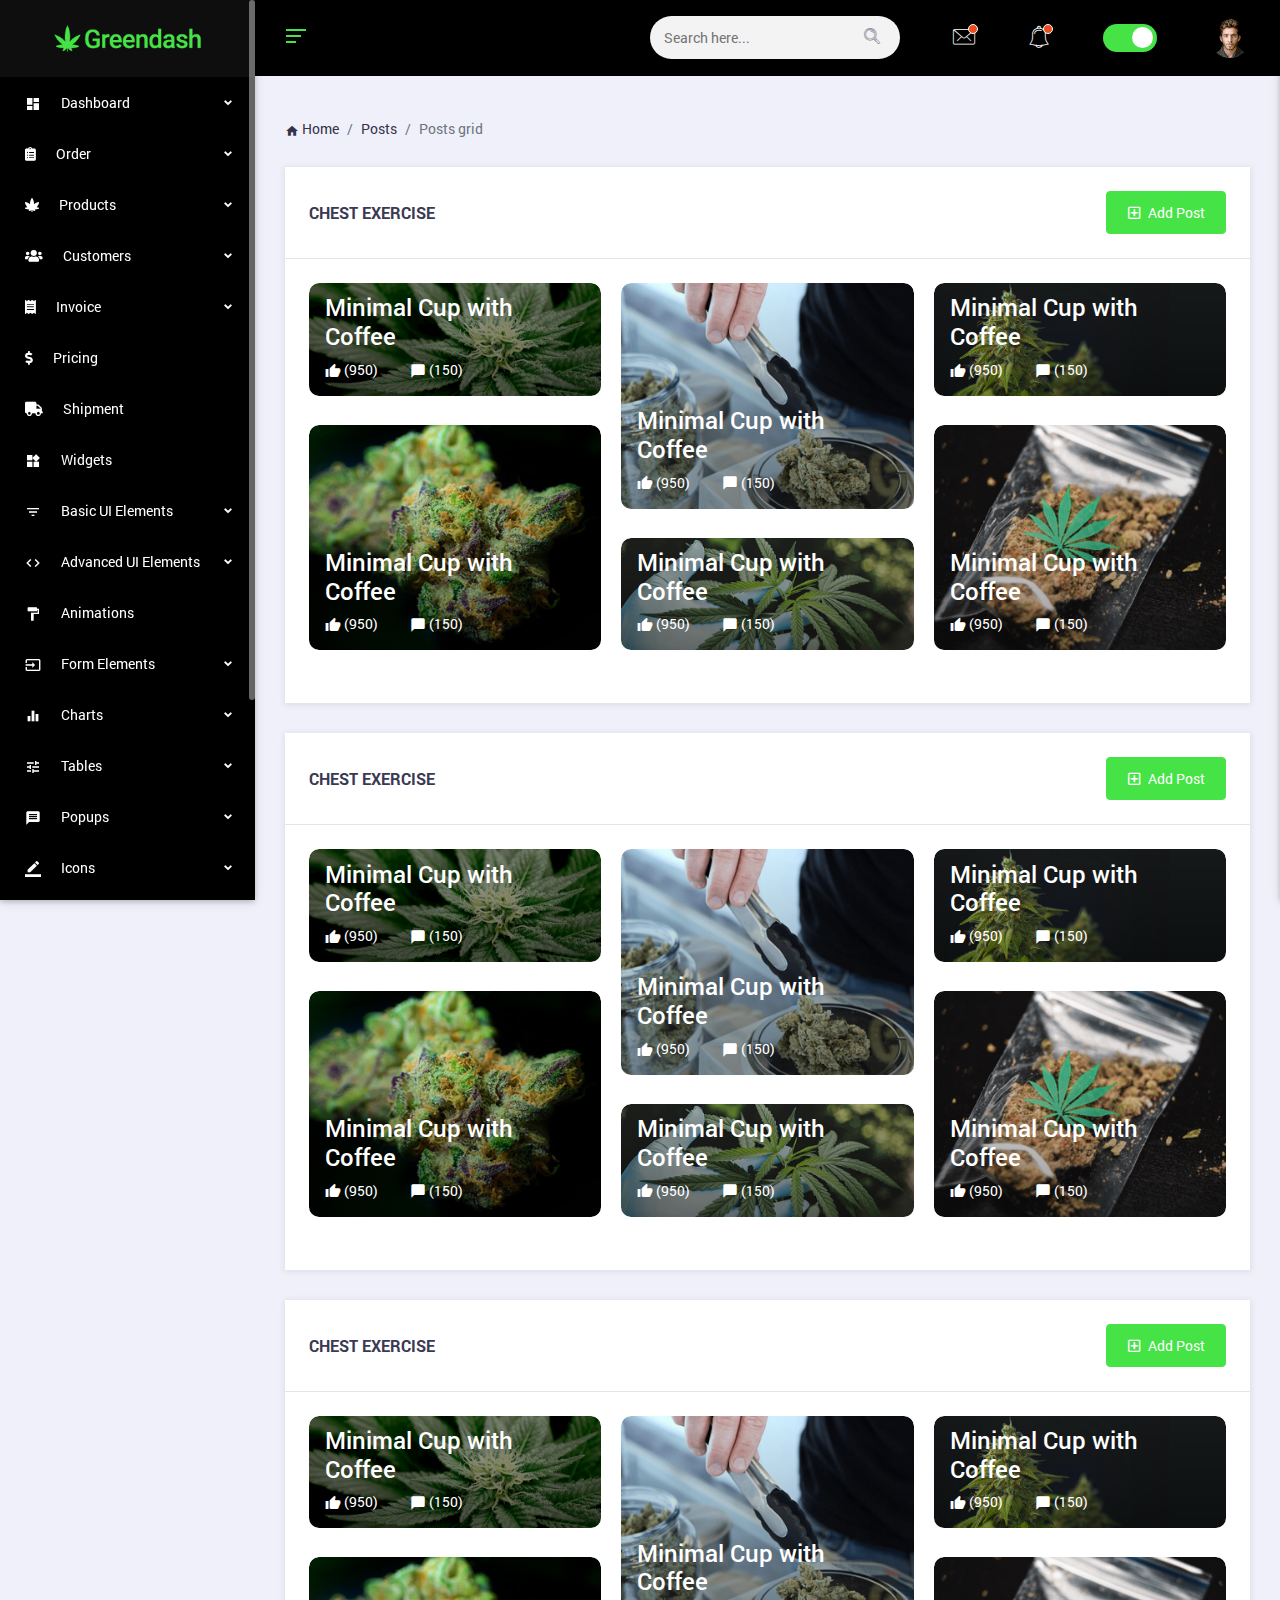
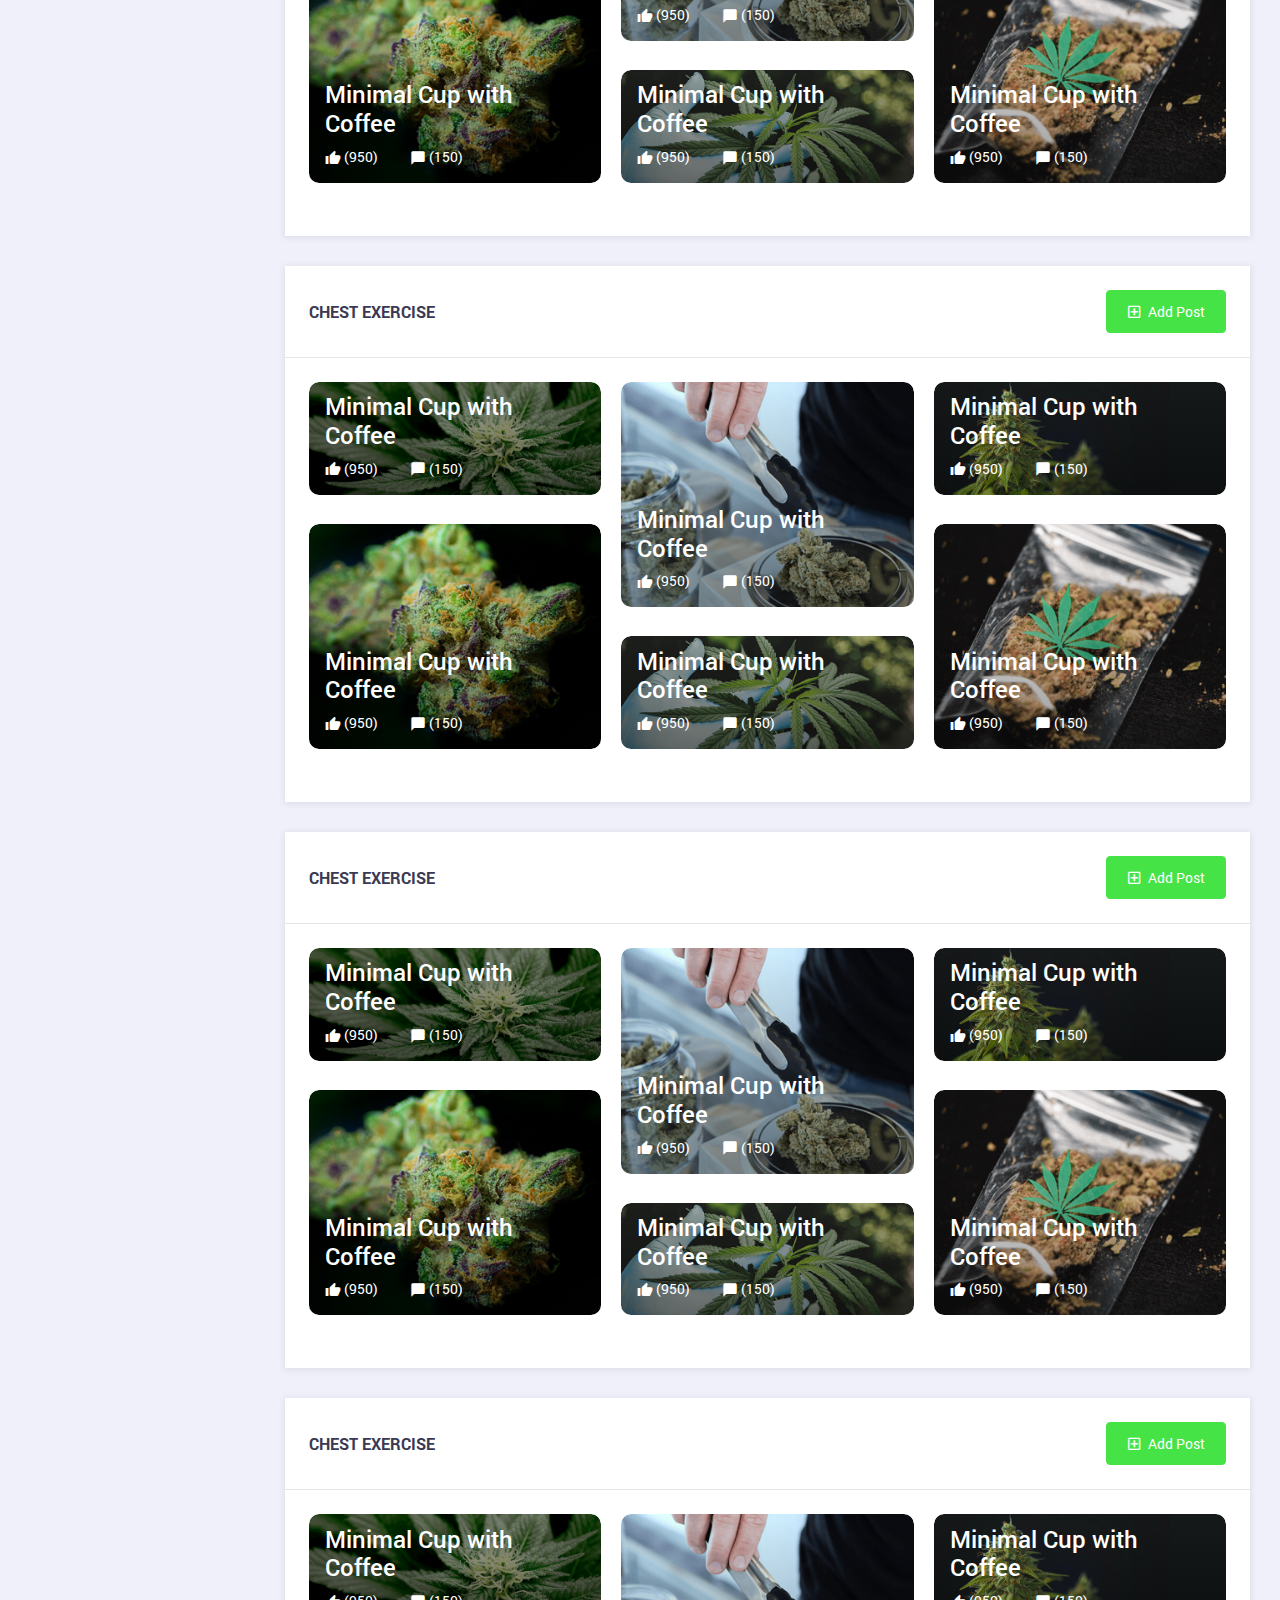
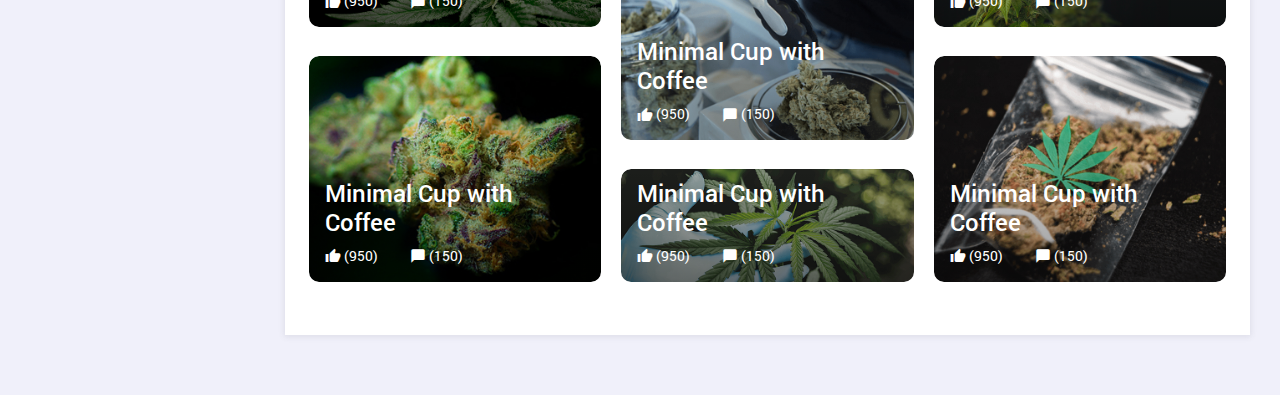
<file: post-grid.html>
<!DOCTYPE html>
<html lang="en">
<head>

    <meta http-equiv="Content-Type" content="text/html; charset=utf-8">
    <meta http-equiv="X-UA-Compatible" content="IE=edge">
    <meta name="viewport" content="width=device-width,initial-scale=1">
    <title>Post grid</title>
    <!-- Iconic Fonts -->
    <link href="vendors/iconic-fonts/font-awesome/css/all.min.css" rel="stylesheet">
    <link href="https://fonts.googleapis.com/icon?family=Material+Icons" rel="stylesheet">
    <link rel="stylesheet" href="vendors/iconic-fonts/flat-icons/flaticon.css">
    <!-- Bootstrap core CSS -->
    <link href="assets/css/bootstrap.min.css" rel="stylesheet">
    <!-- jQuery UI -->
    <link href="assets/css/jquery-ui.min.css" rel="stylesheet">
    <!-- Greendash styles -->
    <link href="assets/css/style.css" rel="stylesheet">
    <link rel="stylesheet" href="assets/css/myStyle.css">
    <!-- Favicon -->
    <link rel="icon" type="image/png" sizes="32x32" href="favicon.ico">
</head>

<body class="ms-body ms-aside-left-open ms-primary-theme ">
    <!-- Preloader -->
    <div id="preloader-wrap">
        <div class="spinner spinner-8">
            <div class="ms-circle1 ms-child"></div>
            <div class="ms-circle2 ms-child"></div>
            <div class="ms-circle3 ms-child"></div>
            <div class="ms-circle4 ms-child"></div>
            <div class="ms-circle5 ms-child"></div>
            <div class="ms-circle6 ms-child"></div>
            <div class="ms-circle7 ms-child"></div>
            <div class="ms-circle8 ms-child"></div>
            <div class="ms-circle9 ms-child"></div>
            <div class="ms-circle10 ms-child"></div>
            <div class="ms-circle11 ms-child"></div>
            <div class="ms-circle12 ms-child"></div>
        </div>
    </div>

    <!-- Overlays -->
    <!-- <div class="ms-aside-overlay ms-overlay-left ms-toggler" data-target="#ms-side-nav" data-toggle="slideLeft"></div>
    <div class="ms-aside-overlay ms-overlay-right ms-toggler" data-target="#ms-recent-activity" data-toggle="slideRight"></div> -->

    <!-- Sidebar Navigation Left -->
    <aside id="ms-side-nav" class="side-nav fixed ms-aside-scrollable ms-aside-left">
        <!-- Logo -->
        <div class="logo-sn ms-d-block-lg">
            <a class="pl-0 ml-0 text-center" href="index.html"> <img src="assets/img/dashboard/greendash-logo.png" alt="logo"> </a>
        </div>

        <!-- Navigation -->
        <ul class="accordion ms-main-aside fs-14" id="side-nav-accordion">
            <!-- Dashboard -->
            <li class="menu-item">
                <a href="#" class="has-chevron" data-toggle="collapse" data-target="#dashboard" aria-expanded="false" aria-controls="dashboard">
                    <span><i class="material-icons fs-16">dashboard</i>Dashboard </span>
                </a>
                <ul id="dashboard" class="collapse" aria-labelledby="dashboard" data-parent="#side-nav-accordion">
                    <li> <a href="index.html"><i class="fa fa-chevron-right"></i>Greendash</a> </li>
                </ul>
            </li>
            <!-- /Dashboard -->

            <!-- Order Page Elements -->
            <li class="menu-item">
                <a href="#" class="has-chevron" data-toggle="collapse" data-target="#order-page" aria-expanded="false" aria-controls="order-page">
                    <span><i class="fas fa-clipboard-list"></i>Order</span>
                </a>
                <ul id="order-page" class="collapse" aria-labelledby="order-page" data-parent="#side-nav-accordion">
                    <li> 
                        <a href="pages/order/order-status.html"><i class="fa fa-chevron-right"></i>Order Status</a> 
                    </li>

                </ul>
            </li>
            <!-- /order page -->

            <!-- Product Page Elements -->
            <li class="menu-item">
                <a href="#" class="has-chevron" data-toggle="collapse" data-target="#product-page" aria-expanded="false" aria-controls="product-page">
                    <span><i class="fas fa-cannabis"></i>Products</span>
                </a>
                <ul id="product-page" class="collapse" aria-labelledby="product-page" data-parent="#side-nav-accordion">
                    <li> 
                        <a href="pages/product/product-list.html"><i class="fa fa-chevron-right"></i>Products-list</a> 
                    </li>
                    <li> 
                        <a href="pages/product/product-grid.html"><i class="fa fa-chevron-right"></i>Products-Grid</a> 
                    </li>
                    <li> 
                        <a href="pages/product/product-detail.html"><i class="fa fa-chevron-right"></i>Products-Details</a> 
                    </li>
                    <li> 
                        <a href="pages/product/cancel-product.html"><i class="fa fa-chevron-right"></i> Cancel Products</a> 
                    </li>
                    <li> 
                        <a href="pages/product/return-product.html"><i class="fa fa-chevron-right"></i>Return Products</a> 
                    </li>
                    <li> 
                        <a href="pages/add-product.html"><i class="fa fa-chevron-right"></i>Add Product</a> 
                    </li>
                </ul>
            </li>
            <!-- /Product page -->

            <!---Customer Page Elements -->
            <li class="menu-item">
                <a href="#" class="has-chevron" data-toggle="collapse" data-target="#customer" aria-expanded="false" aria-controls="customer">
                    <span><i class="fas fa-users"></i>Customers</span>
                </a>
                <ul id="customer" class="collapse" aria-labelledby="customer" data-parent="#side-nav-accordion">
                    <li> 
                        <a href="pages/customer/customer.html"><i class="fa fa-chevron-right"></i>Customers-list</a> 
                    </li>
                    <li> 
                        <a href="pages/customer/reviews.html"><i class="fa fa-chevron-right"></i>Reviwes</a> 
                    </li>
                </ul>
            </li>
            <!-- /Customer page -->

            <!-- Invoice -->
            <li class="menu-item">
                <a href="#" class="has-chevron" data-toggle="collapse" data-target="#invoice" aria-expanded="false" aria-controls="invoice">
                    <span><i class="fas fa-receipt"></i>Invoice</span>
                </a>
                <ul id="invoice" class="collapse" aria-labelledby="invoice" data-parent="#side-nav-accordion">
                    <li> 
                        <a href="pages/invoice/invoice.html"><i class="fa fa-chevron-right"></i>Invoice</a> 
                    </li>
                    <li> 
                        <a href="pages/invoice/invoice-list.html"><i class="fa fa-chevron-right"></i>Invoice-List</a> 
                    </li>
                </ul>
            </li>
            <!-- /Invoice -->

            <!-- Pricing -->
            <li class="menu-item">
                <a href="pages/pricing.html">
                    <span><i class="fas fa-dollar-sign"></i>Pricing</span>
                </a>
            </li>
            <!-- /Pricing -->

            <!-- Shipment -->
            <li class="menu-item">
                <a href="pages/shipment.html">
                    <span><i class="fas fa-truck"></i>Shipment</span>
                </a>
            </li>
            <!-- /Shipment -->

            <li class="menu-item">
                <a href="pages/widgets.html">
                    <span><i class="material-icons fs-16">widgets</i>Widgets</span>
                </a>
            </li>

            <!-- Basic UI Elements -->
            <li class="menu-item">
                <a href="#" class="has-chevron" data-toggle="collapse" data-target="#basic-elements" aria-expanded="false" aria-controls="basic-elements">
                    <span><i class="material-icons fs-16">filter_list</i>Basic UI Elements</span>
                 </a>
                <ul id="basic-elements" class="collapse" aria-labelledby="basic-elements" data-parent="#side-nav-accordion">
                    <li> 
                        <a href="pages/ui-basic/accordions.html">Accordions</a> 
                    </li>
                    <li> 
                        <a href="pages/ui-basic/alerts.html">Alerts</a> 
                    </li>
                    <li> 
                        <a href="pages/ui-basic/buttons.html">Buttons</a> 
                    </li>
                    <li> 
                        <a href="pages/ui-basic/breadcrumbs.html">
                            Breadcrumbs
                        </a>
                    </li>
                    <li> 
                        <a href="pages/ui-basic/badges.html">Badges</a> 
                    </li>
                    <li> 
                        <a href="pages/ui-basic/cards.html">Cards</a> 
                    </li>
                    <li> 
                        <a href="pages/ui-basic/progress-bars.html">Progress Bars</a> 
                    </li>
                    <li> 
                        <a href="pages/ui-basic/preloaders.html">Pre-loaders</a>
                    </li>
                    <li> 
                        <a href="pages/ui-basic/pagination.html">Pagination</a>
                    </li>
                    <li> 
                        <a href="pages/ui-basic/tabs.html">Tabs</a> 
                    </li>

                    <li> 
                        <a href="pages/ui-basic/typography.html">Typography</a>
                    </li>
                </ul>
            </li>
            <!-- /Basic UI Elements -->

            <!-- Advanced UI Elements -->
            <li class="menu-item">
                <a href="#" class="has-chevron" data-toggle="collapse" data-target="#advanced-elements" aria-expanded="false" aria-controls="advanced-elements">
                    <span><i class="material-icons fs-16">code</i>Advanced UI Elements</span>
                </a>
                <ul id="advanced-elements" class="collapse" aria-labelledby="advanced-elements" data-parent="#side-nav-accordion">
                    <li> 
                        <a href="pages/ui-advanced/draggables.html">Draggables</a> 
                    </li>
                    <li> 
                        <a href="pages/ui-advanced/sliders.html">Sliders</a> 
                    </li>
                    <li> 
                        <a href="pages/ui-advanced/modals.html">Modals</a> 
                    </li>
                    <li> 
                        <a href="pages/ui-advanced/rating.html">Rating</a>
                    </li>
                    <li> 
                        <a href="pages/ui-advanced/tour.html">Tour</a> 
                    </li>
                    <li> 
                        <a href="pages/ui-advanced/cropper.html">Cropper</a> 
                    </li>
                    <li> 
                        <a href="pages/ui-advanced/range-slider.html">Range Slider</a> 
                    </li>
                </ul>
            </li>
            <!-- /Advanced UI Elements -->

            <li class="menu-item">
                <a href="pages/animation.html">
                    <span><i class="material-icons fs-16">format_paint</i>Animations</span>
                </a>
            </li>
            <!-- Form Elements -->

            <li class="menu-item">
                <a href="#" class="has-chevron" data-toggle="collapse" data-target="#form-elements" aria-expanded="false" aria-controls="form-elements">
                    <span><i class="material-icons fs-16">input</i>Form Elements</span>
                </a>
                <ul id="form-elements" class="collapse" aria-labelledby="form-elements" data-parent="#side-nav-accordion">
                    <li> <a href="pages/form/form-elements.html">Form Elements</a> </li>
                    <li> <a href="pages/form/form-layout.html">Form Layouts</a> </li>
                    <li> <a href="pages/form/form-validation.html">Form Validation</a> </li>
                    <li> <a href="pages/form/form-wizard.html">Form Wizard</a> </li>
                </ul>
            </li>
            <!-- /Form Elements -->

            <!-- Charts -->
            <li class="menu-item">
                <a href="#" class="has-chevron" data-toggle="collapse" data-target="#charts" aria-expanded="false" aria-controls="charts">
                    <span><i class="material-icons fs-16">equalizer</i>Charts</span>
                </a>
                <ul id="charts" class="collapse" aria-labelledby="charts" data-parent="#side-nav-accordion">
                    <li> <a href="pages/charts/chartjs.html">Chart JS</a> </li>
                    <li> <a href="pages/charts/morris-charts.html">Morris Chart</a> </li>
                </ul>
            </li>
            <!-- /Charts -->

             <!-- Tables -->
            <li class="menu-item">
                <a href="#" class="has-chevron" data-toggle="collapse" data-target="#tables" aria-expanded="false" aria-controls="tables">
                    <span><i class="material-icons fs-16">tune</i>Tables</span>
                </a>
                <ul id="tables" class="collapse" aria-labelledby="tables" data-parent="#side-nav-accordion">
                    <li> <a href="pages/tables/basic-tables.html">Basic Tables</a> </li>
                    <li> <a href="pages/tables/data-tables.html">Data tables</a> </li>
                </ul>
            </li>
            <!-- /Tables -->

            <!-- Popups -->
            <li class="menu-item">
                <a href="#" class="has-chevron" data-toggle="collapse" data-target="#popups" aria-expanded="false" aria-controls="popups">
                    <span><i class="material-icons fs-16">message</i>Popups</span>
                </a>
                <ul id="popups" class="collapse" aria-labelledby="popups" data-parent="#side-nav-accordion">
                    <li> <a href="pages/popups/sweet-alerts.html">Sweet Alerts</a> </li>
                    <li> <a href="pages/popups/toast.html">Toast</a> </li>
                </ul>
            </li>
            <!-- /Popups -->

            <!-- Icons -->
            <li class="menu-item">
                <a href="#" class="has-chevron" data-toggle="collapse" data-target="#icons" aria-expanded="false" aria-controls="icons">
                    <span><i class="material-icons fs-16">border_color</i>Icons</span>
                </a>
                <ul id="icons" class="collapse" aria-labelledby="icons" data-parent="#side-nav-accordion">
                    <li> <a href="pages/icons/fontawesome.html">Fontawesome</a> </li>
                    <li> <a href="pages/icons/flaticons.html">Flaticons</a> </li>
                    <li> <a href="pages/icons/materialize.html">Materialize</a> </li>
                </ul>
            </li>
            <!-- /Icons -->

            <!-- Maps -->
            <li class="menu-item">
                <a href="#" class="has-chevron" data-toggle="collapse" data-target="#maps" aria-expanded="false" aria-controls="maps">
                    <span><i class="material-icons fs-16">map</i>Maps</span>
                </a>
                <ul id="maps" class="collapse" aria-labelledby="maps" data-parent="#side-nav-accordion">
                    <li> <a href="pages/maps/google-maps.html">Google Maps</a> </li>
                    <li> <a href="pages/maps/vector-maps.html">Vector Maps</a> </li>
                </ul>
            </li>
            <!-- /Maps -->

            <!-- Pages -->
            <li class="menu-item">
                <a href="#" class="has-chevron" data-toggle="collapse" data-target="#pages" aria-expanded="false" aria-controls="pages">
                    <span><i class="material-icons fs-16">insert_drive_file</i>Pages</span>
                </a>
                <ul id="pages" class="collapse" aria-labelledby="pages" data-parent="#side-nav-accordion">
                    <li class="menu-item">
                        <a href="#" class="has-chevron" data-toggle="collapse" data-target="#authentication" aria-expanded="false" aria-controls="authentication">Authentication</a>
                        <ul id="authentication" class="collapse" aria-labelledby="authentication" data-parent="#pages">
                            <li> <a href="pages/prebuilt-pages/default-login.html">Default Login</a> </li>
                            <li> <a href="pages/prebuilt-pages/modal-login.html">Modal Login</a> </li>
                            <li> <a href="pages/prebuilt-pages/default-register.html">Default Registration</a> </li>
                            <li> <a href="pages/prebuilt-pages/modal-register.html">Modal Registration</a> </li>
                            <li> <a href="pages/prebuilt-pages/lock-screen.html">Lock Screen</a> </li>
                        </ul>
                    </li>
                    <li> <a href="pages/prebuilt-pages/coming-soon.html">Coming Soon</a> </li>
                    <li> <a href="pages/prebuilt-pages/error.html">Error Page</a> </li>
                    <li class="menu-item"> <a href="pages/prebuilt-pages/faq.html"> FAQ </a> </li>
                    <li class="menu-item"> <a href="pages/prebuilt-pages/portfolio.html"> Portfolio </a> </li>
                    <li class="menu-item"> <a href="pages/prebuilt-pages/user-profile.html"> User Profile </a> </li>
                    <li class="menu-item"> <a href="pages/prebuilt-pages/invoice.html"> Invoice </a> </li>
                </ul>
            </li>
            <!-- /Pages -->

            <!-- Bonus Pages -->
            <li class="menu-item">
                <a href="#" class="has-chevron" data-toggle="collapse" data-target="#bonuspages" aria-expanded="false" aria-controls="pages">
                    <span><i class="material-icons fs-16">insert_drive_file</i> Bonus Pages</span>
                </a>
                <ul id="bonuspages" class="collapse" aria-labelledby="pages" data-parent="#side-nav-accordion">
                    <li> <a href="pages/dashboard/cryptocurrency.html">Crypto Currency</a> </li>
                    <li> <a href="pages/dashboard/web-analytics.html"> Web Analytics </a> </li>
                    <li> <a href="pages/dashboard/social-media.html">Social Media</a> </li>
                    <li> <a href="pages/dashboard/project-management.html">Project Management</a> </li>
                    <li> <a href="pages/dashboard/client-management.html">Client Management</a> </li>
                </ul>
            </li>
            <!-- /Bonus Pages -->

            <!-- Apps -->
            <li class="menu-item">
                <a href="#" class="has-chevron" data-toggle="collapse" data-target="#apps" aria-expanded="false" aria-controls="apps">
                    <span><i class="material-icons fs-16">phone_iphone</i>Apps</span>
                </a>
                <ul id="apps" class="collapse" aria-labelledby="apps" data-parent="#side-nav-accordion">
                    <li> <a href="chat-box.html">Chat</a> </li>
                    <li> <a href="email.html">Email</a> </li>
                    <li> <a href="to-do-list.html">To-do List</a> </li>
                </ul>
            </li>
            <!-- /Apps -->
        </ul>
    </aside>

    <!-- Sidebar Right -->
    <aside id="ms-recent-activity" class="side-nav fixed ms-aside-right ms-scrollable">
        <div class="ms-aside-header">
            <ul class="nav nav-tabs tabs-bordered d-flex nav-justified mb-3" role="tablist">
                <li role="presentation" class="fs-12">
                    <a href="#activityLog" aria-controls="activityLog" class="active" role="tab" data-toggle="tab"> Activity Log</a>
                </li>
                <li role="presentation" class="fs-12">
                    <a href="#recentPosts" aria-controls="recentPosts" role="tab" data-toggle="tab"> Settings </a>
                </li>
                <li>
                    <button type="button" class="close ms-toggler text-center" data-target="#ms-recent-activity" data-toggle="slideRight"><span aria-hidden="true">&times;</span></button>
                </li>
            </ul>
        </div>

        <div class="ms-aside-body">
            <div class="tab-content">
                <div role="tabpanel" class="tab-pane active fade show" id="activityLog">
                    <ul class="ms-activity-log">
                        <li>
                            <div class="ms-btn-icon btn-pill icon btn-light">
                                <i class="flaticon-gear"></i>
                            </div>
                            <h6>Update 1.0.0 Pushed</h6>
                            <span> <i class="material-icons">event</i>1 January, 2019</span>
                            <p class="fs-14">Lorem ipsum dolor sit amet, consectetur adipiscing elit. Quisque scelerisque diam non nisi semper, ula in sodales vehicula....</p>
                        </li>
                        <li>
                            <div class="ms-btn-icon btn-pill icon btn-success">
                                <i class="flaticon-tick-inside-circle"></i>
                            </div>
                            <h6>Profile Updated</h6>
                            <span> <i class="material-icons">event</i>4 March, 2018</span>
                            <p class="fs-14">Curabitur purus sem, malesuada eu luctus eget, suscipit sed turpis. Nam pellentesque felis vitae justo accumsan, sed semper nisi sollicitudin...</p>
                        </li>
                        <li>
                            <div class="ms-btn-icon btn-pill icon btn-warning">
                                <i class="flaticon-alert-1"></i>
                            </div>
                            <h6>Your payment is due</h6>
                            <span> <i class="material-icons">event</i>1 January, 2019</span>
                            <p class="fs-14">Lorem ipsum dolor sit amet, consectetur adipiscing elit. Quisque scelerisque diam non nisi semper, ula in sodales vehicula....</p>
                        </li>
                        <li>
                            <div class="ms-btn-icon btn-pill icon btn-danger">
                                <i class="flaticon-alert"></i>
                            </div>
                            <h6>Database Error</h6>
                            <span> <i class="material-icons">event</i>4 March, 2018</span>
                            <p class="fs-14">Curabitur purus sem, malesuada eu luctus eget, suscipit sed turpis. Nam pellentesque felis vitae justo accumsan, sed semper nisi sollicitudin...</p>
                        </li>
                        <li>
                            <div class="ms-btn-icon btn-pill icon btn-info">
                                <i class="flaticon-information"></i>
                            </div>
                            <h6>Checkout what's Trending</h6>
                            <span> <i class="material-icons">event</i>1 January, 2019</span>
                            <p class="fs-14">Lorem ipsum dolor sit amet, consectetur adipiscing elit. Quisque scelerisque diam non nisi semper, ula in sodales vehicula....</p>
                        </li>
                        <li>
                            <div class="ms-btn-icon btn-pill icon btn-secondary">
                                <i class="flaticon-diamond"></i>
                            </div>
                            <h6>Your Dashboard is ready</h6>
                            <span> <i class="material-icons">event</i>4 March, 2018</span>
                            <p class="fs-14">Curabitur purus sem, malesuada eu luctus eget, suscipit sed turpis. Nam pellentesque felis vitae justo accumsan, sed semper nisi sollicitudin...</p>
                        </li>
                    </ul>

                    <a href="#" class="btn btn-primary d-block"> View All </a>
                </div>

                <div role="tabpanel" class="tab-pane fade" id="recentPosts">
                    <h6>General Settings</h6>
                    <div class="ms-form-group">
                        <span class="ms-option-name fs-14">Location Tracking</span>
                        <label class="ms-switch float-right">
                            <input type="checkbox">
                            <span class="ms-switch-slider round"></span>
                        </label>
                    </div>
                    <div class="ms-form-group">
                        <span class="ms-option-name fs-14">Allow Notifications</span>
                        <label class="ms-switch float-right">
                            <input type="checkbox">
                            <span class="ms-switch-slider round"></span>
                        </label>
                    </div>

                    <div class="ms-form-group">
                        <span class="ms-option-name fs-14">Allow Popups</span>
                        <label class="ms-switch float-right">
                            <input type="checkbox" checked>
                            <span class="ms-switch-slider round"></span>
                        </label>
                    </div>

                    <h6>Log Settings</h6>
                    <div class="ms-form-group">
                        <span class="ms-option-name fs-14">Enable Logging</span>
                        <label class="ms-switch float-right">
                            <input type="checkbox" checked>
                            <span class="ms-switch-slider round"></span>
                        </label>
                    </div>
                    <div class="ms-form-group">
                        <span class="ms-option-name fs-14">Audit Logs</span>
                        <label class="ms-switch float-right">
                            <input type="checkbox">
                            <span class="ms-switch-slider round"></span>
                        </label>
                    </div>
                    <div class="ms-form-group">
                        <span class="ms-option-name fs-14">Error Logs</span>
                        <label class="ms-switch float-right">
                            <input type="checkbox" checked>
                            <span class="ms-switch-slider round"></span>
                        </label>
                    </div>
                    <h6>Advanced Settings</h6>
                    <div class="ms-form-group">
                        <span class="ms-option-name fs-14">Enable Logging</span>
                        <label class="ms-switch float-right">
                            <input type="checkbox" checked>
                            <span class="ms-switch-slider round"></span>
                            </label>
                    </div>
                    <div class="ms-form-group">
                        <span class="ms-option-name fs-14">Audit Logs</span>
                        <label class="ms-switch float-right">
                            <input type="checkbox">
                            <span class="ms-switch-slider round"></span>
                        </label>
                    </div>
                    <div class="ms-form-group">
                        <span class="ms-option-name fs-14">Error Logs</span>
                        <label class="ms-switch float-right">
                            <input type="checkbox" checked>
                            <span class="ms-switch-slider round"></span>
                        </label>
                    </div>
                </div>
            </div>
        </div>
    </aside>

    <!-- Main Content -->
    <main class="body-content">

        <!-- Navigation Bar -->
        <nav class="navbar ms-navbar">

            <div class="ms-aside-toggler ms-toggler pl-0" data-target="#ms-side-nav" data-toggle="slideLeft">
                <span class="ms-toggler-bar bg-primary"></span>
                <span class="ms-toggler-bar bg-primary"></span>
                <span class="ms-toggler-bar bg-primary"></span>
            </div>


            <div class="logo-sn logo-sm ms-d-block-sm">
                <a class="pl-0 ml-0 text-center navbar-brand mr-0" href="index.html">
                    <img src="assets/img/dashboard/greendash-logo-84x41.png" alt="logo"> 
                </a>
            </div>

            <ul class="ms-nav-list ms-inline mb-0" id="ms-nav-options">
                <li class="ms-nav-item ms-search-form pb-0 py-0">
                    <form class="ms-form" method="post">
                        <div class="ms-form-group my-0 mb-0 has-icon fs-14">
                            <input type="search" class="ms-form-input" name="search" placeholder="Search here..." value="">
                            <i class="flaticon-search text-disabled"></i>
                        </div>
                    </form>
                </li>

                <li class="ms-nav-item dropdown">
                    <a href="#" class="text-disabled ms-has-notification" id="mailDropdown" data-toggle="dropdown" aria-haspopup="true" aria-expanded="false"><i class="flaticon-mail"></i></a>
                    <ul class="dropdown-menu dropdown-menu-right" aria-labelledby="mailDropdown">
                        <li class="dropdown-menu-header">
                            <h6 class="dropdown-header ms-inline m-0">
                                <span class="text-disabled">Mail</span>
                            </h6>
                            <span class="badge badge-pill badge-success">3 New</span>
                        </li>

                        <li class="dropdown-divider"></li>
                        <li class="ms-scrollable ms-dropdown-list">
                            <a class="media p-2" href="#">
                                <div class="ms-chat-status ms-status-offline ms-chat-img mr-2 align-self-center">
                                    <img src="assets/img/dashboard/rakhan-potik-1.jpg" class="ms-img-round" alt="people">
                                </div>
                                <div class="media-body">
                                    <span>Hey man, looking forward to your new project.</span>
                                    <p class="fs-10 my-1 text-disabled"><i class="material-icons">access_time</i> 30 seconds ago</p>
                                </div>
                            </a>

                            <a class="media p-2" href="#">
                                <div class="ms-chat-status ms-status-online ms-chat-img mr-2 align-self-center">
                                    <img src="assets/img/dashboard/rakhan-potik-2.jpg" class="ms-img-round" alt="people">
                                </div>
                                <div class="media-body">
                                    <span>Dear John, I was told you bought Greendash! Send me your feedback</span>
                                    <p class="fs-10 my-1 text-disabled"><i class="material-icons">access_time</i> 28 minutes ago</p>
                                </div>
                            </a>

                            <a class="media p-2" href="#">
                                <div class="ms-chat-status ms-status-offline ms-chat-img mr-2 align-self-center">
                                    <img src="assets/img/dashboard/rakhan-potik-3.jpg" class="ms-img-round" alt="people">
                                </div>
                                <div class="media-body">
                                    <span>How many people are we inviting to the dashboard?</span>
                                    <p class="fs-10 my-1 text-disabled"><i class="material-icons">access_time</i> 6 hours ago</p>
                                </div>
                            </a>
                        </li>

                        <li class="dropdown-divider"></li>
                        <li class="dropdown-menu-footer text-center">
                            <a href="pages/apps/email.html">Go to Inbox</a>
                        </li>
                    </ul>
                </li>

                <li class="ms-nav-item dropdown">
                    <a href="#" class="text-disabled ms-has-notification" id="notificationDropdown" data-toggle="dropdown" aria-haspopup="true" aria-expanded="false">
                        <i class="flaticon-bell"></i>
                    </a>

                    <ul class="dropdown-menu dropdown-menu-right" aria-labelledby="notificationDropdown">
                        <li class="dropdown-menu-header">
                            <h6 class="dropdown-header ms-inline m-0">
                                <span class="text-disabled">Notifications</span>
                            </h6>
                            <span class="badge badge-pill badge-info">4 New</span>
                        </li>
                        <li class="dropdown-divider"></li>
                        <li class="ms-scrollable ms-dropdown-list">
                            <a class="media p-2" href="#">
                                <div class="media-body">
                                    <span>12 ways to improve your crypto dashboard</span>
                                    <p class="fs-10 my-1 text-disabled"><i class="material-icons">access_time</i> 30 seconds ago</p>
                                </div>
                            </a>
                            <a class="media p-2" href="#">
                                <div class="media-body">
                                    <span>You have newly registered users</span>
                                    <p class="fs-10 my-1 text-disabled"><i class="material-icons">access_time</i> 45 minutes ago</p>
                                </div>
                            </a>

                            <a class="media p-2" href="#">
                                <div class="media-body">
                                    <span>Your account was logged in from an unauthorized IP</span>
                                    <p class="fs-10 my-1 text-disabled"><i class="material-icons">access_time</i> 2 hours ago</p>
                                </div>
                            </a>

                            <a class="media p-2" href="#">
                                <div class="media-body">
                                    <span>An application form has been submitted</span>
                                    <p class="fs-10 my-1 text-disabled"><i class="material-icons">access_time</i> 1 day ago</p>
                                </div>
                            </a>
                        </li>

                        <li class="dropdown-divider"></li>
                        <li class="dropdown-menu-footer text-center">
                            <a href="#">View all Notifications</a>
                        </li>
                    </ul>
                </li>

                <li class="ms-nav-item m-0 display-none-sm">
                    <label class="ms-switch m-0">
                        <input type="checkbox" id="remove-quickbar" checked="">
                        <span class="ms-switch-slider round"></span>
                    </label>
                </li>

                <li class="ms-nav-item ms-nav-user dropdown">
                    <a href="#" id="userDropdown" data-toggle="dropdown" aria-haspopup="true" aria-expanded="false"> 
                        <img class="ms-user-img ms-img-round float-right" src="assets/img/dashboard/rakhan-potik-1.jpg" alt="people"> 
                    </a>

                    <ul class="dropdown-menu dropdown-menu-right user-dropdown" aria-labelledby="userDropdown">
                        <li class="dropdown-menu-header">
                            <h6 class="dropdown-header ms-inline m-0"><span class="text-disabled">Welcome, Anny Farisha</span></h6>
                        </li>
                        <li class="dropdown-divider"></li>
                        <li class="ms-dropdown-list">
                            <a class="media fs-14 p-2" href="http://slidesigma.com/themes/html/prebuilt-pages/user-profile.html"> 
                                <span><i class="flaticon-user mr-2"></i> Profile</span> 
                            </a>
                            <a class="media fs-14 p-2" href="http://slidesigma.com/themes/html/apps/email.html"> 
                                <span><i class="flaticon-mail mr-2"></i> Inbox</span> 
                                <span class="badge badge-pill badge-info">3</span> 
                            </a>
                            <a class="media fs-14 p-2" href="http://slidesigma.com/themes/html/prebuilt-pages/user-profile.html"> 
                                <span><i class="flaticon-gear mr-2"></i> Account Settings</span>
                            </a>
                        </li>
                        <li class="dropdown-divider"></li>
                        <li class="dropdown-menu-footer">
                            <a class="media fs-14 p-2" href="http://slidesigma.com/themes/html/prebuilt-pages/lock-screen.html"> 
                                <span><i class="flaticon-security mr-2"></i> Lock</span> 
                            </a>
                        </li>
                        <li class="dropdown-menu-footer">
                            <a class="media fs-14 p-2" href="http://slidesigma.com/themes/html/prebuilt-pages/default-login.html"> 
                                <span><i class="flaticon-shut-down mr-2"></i> Logout</span> 
                            </a>
                        </li>
                  </ul>
                </li>
            </ul>

            <div class="ms-toggler ms-d-block-sm pr-0 ms-nav-toggler" data-toggle="slideDown" data-target="#ms-nav-options">
                <span class="ms-toggler-bar bg-primary"></span>
                <span class="ms-toggler-bar bg-primary"></span>
                <span class="ms-toggler-bar bg-primary"></span>
            </div>
        </nav>

        <!-- Body Content Wrapper -->
        <div class="ms-content-wrapper">
            <div class="row">

                <div class="col-md-12">
                    <nav aria-label="breadcrumb">
                        <ol class="breadcrumb pl-0">
                            <li class="breadcrumb-item"><a href="#"><i class="material-icons">home</i> Home</a></li>
                            <li class="breadcrumb-item"><a href="#">Posts</a></li>
                            <li class="breadcrumb-item active" aria-current="page">Posts grid</li>
                        </ol>
                    </nav>

                    <div class="ms-panel">
                        <div class="ms-panel-header">
                            <div class="d-flex-between-center">
                                <h6>Chest Exercise</h6>
                                <a href="post-add.html" class="btn btn-primary has-icon">
                                    <i class="far fa-plus-square"></i> Add Post
                                </a>
                            </div>
                            
                        </div>

                        <div class="ms-panel-body">
                            <div class="ms-portfolio card-columns">
                                <a class="card ms-portfolio-item" href="post-detail.html">
                                    <img class="" src="assets/img/dashboard/p-2-700x270.jpg" alt="Card image cap">
                                    <div class="ms-portfolio-item-content">
                                        <h4>Minimal Cup with Coffee</h4>
                                        <div class="item-content-inner">
                                            <span><i class="material-icons">thumb_up</i> (950)</span>
                                            <span><i class="material-icons">chat_bubble</i> (150)</span>
                                        </div>
                                  </div>
                                </a>

                                <a href="post-detail.html" class="card ms-portfolio-item">
                                    <img class="" src="assets/img/dashboard/p-1-700x540.jpg" alt="Card image cap">
                                    <div class="ms-portfolio-item-content">
                                        <h4>Minimal Cup with Coffee</h4>
                                        <div class="item-content-inner">
                                            <span><i class="material-icons">thumb_up</i> (950)</span>
                                            <span><i class="material-icons">chat_bubble</i> (150)</span>
                                        </div>
                                    </div>
                                </a>

                                <a href="post-detail.html" class="card ms-portfolio-item">
                                    <img class="" src="assets/img/dashboard/p-2-700x540.jpg" alt="Card image cap">
                                    <div class="ms-portfolio-item-content">
                                        <h4>Minimal Cup with Coffee</h4>
                                        <div class="item-content-inner">
                                            <span><i class="material-icons">thumb_up</i> (950)</span>
                                            <span><i class="material-icons">chat_bubble</i> (150)</span>
                                        </div>
                                    </div>
                                </a>

                                <a href="post-detail.html" class="card ms-portfolio-item">
                                    <img class="" src="assets/img/dashboard/p-3-700x270.jpg" alt="Card image cap">
                                    <div class="ms-portfolio-item-content">
                                        <h4>Minimal Cup with Coffee</h4>
                                        <div class="item-content-inner">
                                            <span><i class="material-icons">thumb_up</i> (950)</span>
                                            <span><i class="material-icons">chat_bubble</i> (150)</span>
                                        </div>
                                    </div>
                                </a>

                                <a href="post-detail.html" class="card ms-portfolio-item">
                                    <img class="" src="assets/img/dashboard/p-1-700x270.jpg" alt="Card image cap">
                                    <div class="ms-portfolio-item-content">
                                        <h4>Minimal Cup with Coffee</h4>
                                        <div class="item-content-inner">
                                            <span><i class="material-icons">thumb_up</i> (950)</span>
                                            <span><i class="material-icons">chat_bubble</i> (150)</span>
                                        </div>
                                    </div>
                                </a>

                                <a href="post-detail.html" class="card ms-portfolio-item">
                                    <img class="" src="assets/img/dashboard/p-3-700x540.jpg" alt="Card image cap">
                                    <div class="ms-portfolio-item-content">
                                        <h4>Minimal Cup with Coffee</h4>
                                        <div class="item-content-inner">
                                            <span><i class="material-icons">thumb_up</i> (950)</span>
                                            <span><i class="material-icons">chat_bubble</i> (150)</span>
                                        </div>
                                    </div>
                                </a>
                            </div>
                        </div>
                    </div>

                    <div class="ms-panel">
                        <div class="ms-panel-header">
                            <div class="d-flex-between-center">
                                <h6>Chest Exercise</h6>
                                <a href="post-add.html" class="btn btn-primary has-icon">
                                    <i class="far fa-plus-square"></i> Add Post
                                </a>
                            </div>
                            
                        </div>

                        <div class="ms-panel-body">
                            <div class="ms-portfolio card-columns">
                                <a class="card ms-portfolio-item" href="post-detail.html">
                                    <img class="" src="assets/img/dashboard/p-2-700x270.jpg" alt="Card image cap">
                                    <div class="ms-portfolio-item-content">
                                        <h4>Minimal Cup with Coffee</h4>
                                        <div class="item-content-inner">
                                            <span><i class="material-icons">thumb_up</i> (950)</span>
                                            <span><i class="material-icons">chat_bubble</i> (150)</span>
                                        </div>
                                  </div>
                                </a>

                                <a href="post-detail.html" class="card ms-portfolio-item">
                                    <img class="" src="assets/img/dashboard/p-1-700x540.jpg" alt="Card image cap">
                                    <div class="ms-portfolio-item-content">
                                        <h4>Minimal Cup with Coffee</h4>
                                        <div class="item-content-inner">
                                            <span><i class="material-icons">thumb_up</i> (950)</span>
                                            <span><i class="material-icons">chat_bubble</i> (150)</span>
                                        </div>
                                    </div>
                                </a>

                                <a href="post-detail.html" class="card ms-portfolio-item">
                                    <img class="" src="assets/img/dashboard/p-2-700x540.jpg" alt="Card image cap">
                                    <div class="ms-portfolio-item-content">
                                        <h4>Minimal Cup with Coffee</h4>
                                        <div class="item-content-inner">
                                            <span><i class="material-icons">thumb_up</i> (950)</span>
                                            <span><i class="material-icons">chat_bubble</i> (150)</span>
                                        </div>
                                    </div>
                                </a>

                                <a href="post-detail.html" class="card ms-portfolio-item">
                                    <img class="" src="assets/img/dashboard/p-3-700x270.jpg" alt="Card image cap">
                                    <div class="ms-portfolio-item-content">
                                        <h4>Minimal Cup with Coffee</h4>
                                        <div class="item-content-inner">
                                            <span><i class="material-icons">thumb_up</i> (950)</span>
                                            <span><i class="material-icons">chat_bubble</i> (150)</span>
                                        </div>
                                    </div>
                                </a>

                                <a href="post-detail.html" class="card ms-portfolio-item">
                                    <img class="" src="assets/img/dashboard/p-1-700x270.jpg" alt="Card image cap">
                                    <div class="ms-portfolio-item-content">
                                        <h4>Minimal Cup with Coffee</h4>
                                        <div class="item-content-inner">
                                            <span><i class="material-icons">thumb_up</i> (950)</span>
                                            <span><i class="material-icons">chat_bubble</i> (150)</span>
                                        </div>
                                    </div>
                                </a>

                                <a href="post-detail.html" class="card ms-portfolio-item">
                                    <img class="" src="assets/img/dashboard/p-3-700x540.jpg" alt="Card image cap">
                                    <div class="ms-portfolio-item-content">
                                        <h4>Minimal Cup with Coffee</h4>
                                        <div class="item-content-inner">
                                            <span><i class="material-icons">thumb_up</i> (950)</span>
                                            <span><i class="material-icons">chat_bubble</i> (150)</span>
                                        </div>
                                    </div>
                                </a>
                            </div>
                        </div>
                    </div>

                    <div class="ms-panel">
                        <div class="ms-panel-header">
                            <div class="d-flex-between-center">
                                <h6>Chest Exercise</h6>
                                <a href="post-add.html" class="btn btn-primary has-icon">
                                    <i class="far fa-plus-square"></i> Add Post
                                </a>
                            </div>
                            
                        </div>

                        <div class="ms-panel-body">
                            <div class="ms-portfolio card-columns">
                                <a class="card ms-portfolio-item" href="post-detail.html">
                                    <img class="" src="assets/img/dashboard/p-2-700x270.jpg" alt="Card image cap">
                                    <div class="ms-portfolio-item-content">
                                        <h4>Minimal Cup with Coffee</h4>
                                        <div class="item-content-inner">
                                            <span><i class="material-icons">thumb_up</i> (950)</span>
                                            <span><i class="material-icons">chat_bubble</i> (150)</span>
                                        </div>
                                  </div>
                                </a>

                                <a href="post-detail.html" class="card ms-portfolio-item">
                                    <img class="" src="assets/img/dashboard/p-1-700x540.jpg" alt="Card image cap">
                                    <div class="ms-portfolio-item-content">
                                        <h4>Minimal Cup with Coffee</h4>
                                        <div class="item-content-inner">
                                            <span><i class="material-icons">thumb_up</i> (950)</span>
                                            <span><i class="material-icons">chat_bubble</i> (150)</span>
                                        </div>
                                    </div>
                                </a>

                                <a href="post-detail.html" class="card ms-portfolio-item">
                                    <img class="" src="assets/img/dashboard/p-2-700x540.jpg" alt="Card image cap">
                                    <div class="ms-portfolio-item-content">
                                        <h4>Minimal Cup with Coffee</h4>
                                        <div class="item-content-inner">
                                            <span><i class="material-icons">thumb_up</i> (950)</span>
                                            <span><i class="material-icons">chat_bubble</i> (150)</span>
                                        </div>
                                    </div>
                                </a>

                                <a href="post-detail.html" class="card ms-portfolio-item">
                                    <img class="" src="assets/img/dashboard/p-3-700x270.jpg" alt="Card image cap">
                                    <div class="ms-portfolio-item-content">
                                        <h4>Minimal Cup with Coffee</h4>
                                        <div class="item-content-inner">
                                            <span><i class="material-icons">thumb_up</i> (950)</span>
                                            <span><i class="material-icons">chat_bubble</i> (150)</span>
                                        </div>
                                    </div>
                                </a>

                                <a href="post-detail.html" class="card ms-portfolio-item">
                                    <img class="" src="assets/img/dashboard/p-1-700x270.jpg" alt="Card image cap">
                                    <div class="ms-portfolio-item-content">
                                        <h4>Minimal Cup with Coffee</h4>
                                        <div class="item-content-inner">
                                            <span><i class="material-icons">thumb_up</i> (950)</span>
                                            <span><i class="material-icons">chat_bubble</i> (150)</span>
                                        </div>
                                    </div>
                                </a>

                                <a href="post-detail.html" class="card ms-portfolio-item">
                                    <img class="" src="assets/img/dashboard/p-3-700x540.jpg" alt="Card image cap">
                                    <div class="ms-portfolio-item-content">
                                        <h4>Minimal Cup with Coffee</h4>
                                        <div class="item-content-inner">
                                            <span><i class="material-icons">thumb_up</i> (950)</span>
                                            <span><i class="material-icons">chat_bubble</i> (150)</span>
                                        </div>
                                    </div>
                                </a>
                            </div>
                        </div>
                    </div>

                    <div class="ms-panel">
                        <div class="ms-panel-header">
                            <div class="d-flex-between-center">
                                <h6>Chest Exercise</h6>
                                <a href="post-add.html" class="btn btn-primary has-icon">
                                    <i class="far fa-plus-square"></i> Add Post
                                </a>
                            </div>
                            
                        </div>

                        <div class="ms-panel-body">
                            <div class="ms-portfolio card-columns">
                                <a class="card ms-portfolio-item" href="post-detail.html">
                                    <img class="" src="assets/img/dashboard/p-2-700x270.jpg" alt="Card image cap">
                                    <div class="ms-portfolio-item-content">
                                        <h4>Minimal Cup with Coffee</h4>
                                        <div class="item-content-inner">
                                            <span><i class="material-icons">thumb_up</i> (950)</span>
                                            <span><i class="material-icons">chat_bubble</i> (150)</span>
                                        </div>
                                  </div>
                                </a>

                                <a href="post-detail.html" class="card ms-portfolio-item">
                                    <img class="" src="assets/img/dashboard/p-1-700x540.jpg" alt="Card image cap">
                                    <div class="ms-portfolio-item-content">
                                        <h4>Minimal Cup with Coffee</h4>
                                        <div class="item-content-inner">
                                            <span><i class="material-icons">thumb_up</i> (950)</span>
                                            <span><i class="material-icons">chat_bubble</i> (150)</span>
                                        </div>
                                    </div>
                                </a>

                                <a href="post-detail.html" class="card ms-portfolio-item">
                                    <img class="" src="assets/img/dashboard/p-2-700x540.jpg" alt="Card image cap">
                                    <div class="ms-portfolio-item-content">
                                        <h4>Minimal Cup with Coffee</h4>
                                        <div class="item-content-inner">
                                            <span><i class="material-icons">thumb_up</i> (950)</span>
                                            <span><i class="material-icons">chat_bubble</i> (150)</span>
                                        </div>
                                    </div>
                                </a>

                                <a href="post-detail.html" class="card ms-portfolio-item">
                                    <img class="" src="assets/img/dashboard/p-3-700x270.jpg" alt="Card image cap">
                                    <div class="ms-portfolio-item-content">
                                        <h4>Minimal Cup with Coffee</h4>
                                        <div class="item-content-inner">
                                            <span><i class="material-icons">thumb_up</i> (950)</span>
                                            <span><i class="material-icons">chat_bubble</i> (150)</span>
                                        </div>
                                    </div>
                                </a>

                                <a href="post-detail.html" class="card ms-portfolio-item">
                                    <img class="" src="assets/img/dashboard/p-1-700x270.jpg" alt="Card image cap">
                                    <div class="ms-portfolio-item-content">
                                        <h4>Minimal Cup with Coffee</h4>
                                        <div class="item-content-inner">
                                            <span><i class="material-icons">thumb_up</i> (950)</span>
                                            <span><i class="material-icons">chat_bubble</i> (150)</span>
                                        </div>
                                    </div>
                                </a>

                                <a href="post-detail.html" class="card ms-portfolio-item">
                                    <img class="" src="assets/img/dashboard/p-3-700x540.jpg" alt="Card image cap">
                                    <div class="ms-portfolio-item-content">
                                        <h4>Minimal Cup with Coffee</h4>
                                        <div class="item-content-inner">
                                            <span><i class="material-icons">thumb_up</i> (950)</span>
                                            <span><i class="material-icons">chat_bubble</i> (150)</span>
                                        </div>
                                    </div>
                                </a>
                            </div>
                        </div>
                    </div>

                    <div class="ms-panel">
                        <div class="ms-panel-header">
                            <div class="d-flex-between-center">
                                <h6>Chest Exercise</h6>
                                <a href="post-add.html" class="btn btn-primary has-icon">
                                    <i class="far fa-plus-square"></i> Add Post
                                </a>
                            </div>
                            
                        </div>

                        <div class="ms-panel-body">
                            <div class="ms-portfolio card-columns">
                                <a class="card ms-portfolio-item" href="post-detail.html">
                                    <img class="" src="assets/img/dashboard/p-2-700x270.jpg" alt="Card image cap">
                                    <div class="ms-portfolio-item-content">
                                        <h4>Minimal Cup with Coffee</h4>
                                        <div class="item-content-inner">
                                            <span><i class="material-icons">thumb_up</i> (950)</span>
                                            <span><i class="material-icons">chat_bubble</i> (150)</span>
                                        </div>
                                  </div>
                                </a>

                                <a href="post-detail.html" class="card ms-portfolio-item">
                                    <img class="" src="assets/img/dashboard/p-1-700x540.jpg" alt="Card image cap">
                                    <div class="ms-portfolio-item-content">
                                        <h4>Minimal Cup with Coffee</h4>
                                        <div class="item-content-inner">
                                            <span><i class="material-icons">thumb_up</i> (950)</span>
                                            <span><i class="material-icons">chat_bubble</i> (150)</span>
                                        </div>
                                    </div>
                                </a>

                                <a href="post-detail.html" class="card ms-portfolio-item">
                                    <img class="" src="assets/img/dashboard/p-2-700x540.jpg" alt="Card image cap">
                                    <div class="ms-portfolio-item-content">
                                        <h4>Minimal Cup with Coffee</h4>
                                        <div class="item-content-inner">
                                            <span><i class="material-icons">thumb_up</i> (950)</span>
                                            <span><i class="material-icons">chat_bubble</i> (150)</span>
                                        </div>
                                    </div>
                                </a>

                                <a href="post-detail.html" class="card ms-portfolio-item">
                                    <img class="" src="assets/img/dashboard/p-3-700x270.jpg" alt="Card image cap">
                                    <div class="ms-portfolio-item-content">
                                        <h4>Minimal Cup with Coffee</h4>
                                        <div class="item-content-inner">
                                            <span><i class="material-icons">thumb_up</i> (950)</span>
                                            <span><i class="material-icons">chat_bubble</i> (150)</span>
                                        </div>
                                    </div>
                                </a>

                                <a href="post-detail.html" class="card ms-portfolio-item">
                                    <img class="" src="assets/img/dashboard/p-1-700x270.jpg" alt="Card image cap">
                                    <div class="ms-portfolio-item-content">
                                        <h4>Minimal Cup with Coffee</h4>
                                        <div class="item-content-inner">
                                            <span><i class="material-icons">thumb_up</i> (950)</span>
                                            <span><i class="material-icons">chat_bubble</i> (150)</span>
                                        </div>
                                    </div>
                                </a>

                                <a href="post-detail.html" class="card ms-portfolio-item">
                                    <img class="" src="assets/img/dashboard/p-3-700x540.jpg" alt="Card image cap">
                                    <div class="ms-portfolio-item-content">
                                        <h4>Minimal Cup with Coffee</h4>
                                        <div class="item-content-inner">
                                            <span><i class="material-icons">thumb_up</i> (950)</span>
                                            <span><i class="material-icons">chat_bubble</i> (150)</span>
                                        </div>
                                    </div>
                                </a>
                            </div>
                        </div>
                    </div>

                    <div class="ms-panel">
                        <div class="ms-panel-header">
                            <div class="d-flex-between-center">
                                <h6>Chest Exercise</h6>
                                <a href="post-add.html" class="btn btn-primary has-icon">
                                    <i class="far fa-plus-square"></i> Add Post
                                </a>
                            </div>
                            
                        </div>

                        <div class="ms-panel-body">
                            <div class="ms-portfolio card-columns">
                                <a class="card ms-portfolio-item" href="post-detail.html">
                                    <img class="" src="assets/img/dashboard/p-2-700x270.jpg" alt="Card image cap">
                                    <div class="ms-portfolio-item-content">
                                        <h4>Minimal Cup with Coffee</h4>
                                        <div class="item-content-inner">
                                            <span><i class="material-icons">thumb_up</i> (950)</span>
                                            <span><i class="material-icons">chat_bubble</i> (150)</span>
                                        </div>
                                  </div>
                                </a>

                                <a href="post-detail.html" class="card ms-portfolio-item">
                                    <img class="" src="assets/img/dashboard/p-1-700x540.jpg" alt="Card image cap">
                                    <div class="ms-portfolio-item-content">
                                        <h4>Minimal Cup with Coffee</h4>
                                        <div class="item-content-inner">
                                            <span><i class="material-icons">thumb_up</i> (950)</span>
                                            <span><i class="material-icons">chat_bubble</i> (150)</span>
                                        </div>
                                    </div>
                                </a>

                                <a href="post-detail.html" class="card ms-portfolio-item">
                                    <img class="" src="assets/img/dashboard/p-2-700x540.jpg" alt="Card image cap">
                                    <div class="ms-portfolio-item-content">
                                        <h4>Minimal Cup with Coffee</h4>
                                        <div class="item-content-inner">
                                            <span><i class="material-icons">thumb_up</i> (950)</span>
                                            <span><i class="material-icons">chat_bubble</i> (150)</span>
                                        </div>
                                    </div>
                                </a>

                                <a href="post-detail.html" class="card ms-portfolio-item">
                                    <img class="" src="assets/img/dashboard/p-3-700x270.jpg" alt="Card image cap">
                                    <div class="ms-portfolio-item-content">
                                        <h4>Minimal Cup with Coffee</h4>
                                        <div class="item-content-inner">
                                            <span><i class="material-icons">thumb_up</i> (950)</span>
                                            <span><i class="material-icons">chat_bubble</i> (150)</span>
                                        </div>
                                    </div>
                                </a>

                                <a href="post-detail.html" class="card ms-portfolio-item">
                                    <img class="" src="assets/img/dashboard/p-1-700x270.jpg" alt="Card image cap">
                                    <div class="ms-portfolio-item-content">
                                        <h4>Minimal Cup with Coffee</h4>
                                        <div class="item-content-inner">
                                            <span><i class="material-icons">thumb_up</i> (950)</span>
                                            <span><i class="material-icons">chat_bubble</i> (150)</span>
                                        </div>
                                    </div>
                                </a>

                                <a href="post-detail.html" class="card ms-portfolio-item">
                                    <img class="" src="assets/img/dashboard/p-3-700x540.jpg" alt="Card image cap">
                                    <div class="ms-portfolio-item-content">
                                        <h4>Minimal Cup with Coffee</h4>
                                        <div class="item-content-inner">
                                            <span><i class="material-icons">thumb_up</i> (950)</span>
                                            <span><i class="material-icons">chat_bubble</i> (150)</span>
                                        </div>
                                    </div>
                                </a>
                            </div>
                        </div>
                    </div>



                </div>
            </div>
        </div>

    </main>

    <!-- Quick bar -->
    <aside id="ms-quick-bar" class="ms-quick-bar fixed ms-d-block-lg">

        <ul class="nav nav-tabs ms-quick-bar-list" role="tablist">
            <li class="ms-quick-bar-item ms-has-qa" role="presentation" data-toggle="tooltip" data-placement="left" title="Launch Chat" data-title="Chat">
                <a href="#qa-chat" aria-controls="qa-chat" role="tab" data-toggle="tab">
                    <i class="flaticon-chat"></i>
                    <span class="ms-quick-bar-label">Chat</span>
                </a>
            </li>

            <li class="ms-quick-bar-item ms-has-qa" role="presentation" data-toggle="tooltip" data-placement="left" title="Launch Email" data-title="Email">
                <a href="#qa-email" aria-controls="qa-email" role="tab" data-toggle="tab">
                    <i class="flaticon-mail"></i>
                    <span class="ms-quick-bar-label">Email</span>
                </a>
            </li>

            <li class="ms-quick-bar-item ms-has-qa" role="presentation" data-toggle="tooltip" data-placement="left" title="Launch To-do-list" data-title="To-do-list">
                <a href="#qa-toDo" aria-controls="qa-toDo" role="tab" data-toggle="tab">
                    <i class="flaticon-list"></i>
                    <span class="ms-quick-bar-label">To-do</span>
                </a>
            </li>

            <li class="ms-quick-bar-item ms-has-qa" role="presentation" data-toggle="tooltip" data-placement="left" title="Launch Reminders" data-title="Reminders">
                <a href="#qa-reminder" aria-controls="qa-reminder" role="tab" data-toggle="tab">
                    <i class="flaticon-bell"></i>
                    <span class="ms-quick-bar-label">Reminder</span>
                </a>
            </li>

            <li class="ms-quick-bar-item ms-has-qa" role="presentation" data-toggle="tooltip" data-placement="left" title="Launch Notes" data-title="Notes">
                <a href="#qa-notes" aria-controls="qa-notes" role="tab" data-toggle="tab">
                    <i class="flaticon-pencil"></i>
                    <span class="ms-quick-bar-label">Notes</span>
                </a>
            </li>

            <li class="ms-quick-bar-item ms-has-qa" role="presentation" data-toggle="tooltip" data-placement="left" title="Invite Members" data-title="Invite Members">
                <a href="#qa-invite" aria-controls="qa-invite" role="tab" data-toggle="tab">
                    <i class="flaticon-share-1"></i>
                    <span class="ms-quick-bar-label">Invite</span>
                </a>
            </li>
        </ul>

        <div class="ms-configure-qa" data-toggle="tooltip" data-placement="left" title="Configure Quick Access">

            <a href="#">
                <i class="flaticon-hammer"></i>
                <span class="ms-quick-bar-label">Configure</span>
            </a>
        </div>

        <!-- Quick bar Content -->
        <div class="ms-quick-bar-content">

            <div class="ms-quick-bar-header clearfix">
                <h5 class="ms-quick-bar-title float-left">Title</h5>
                <button type="button" class="close ms-toggler" data-target="#ms-quick-bar" data-toggle="hideQuickBar" aria-label="Close">
                    <span aria-hidden="true">&times;</span>
                </button>
            </div>

            <div class="ms-quick-bar-body tab-content">
                <div role="tabpanel" class="tab-pane" id="qa-chat">
                    <div class="ms-chat-container">
                        <div class="ms-chat-header px-3">
                            <div class="ms-chat-user-container media clearfix">
                                <div class="ms-chat-status ms-status-online ms-chat-img mr-3 align-self-center">
                                    <img src="assets/img/dashboard/rakhan-potik-1.jpg" class="ms-img-round" alt="people">
                                </div>

                                <div class="media-body ms-chat-user-info mt-1">
                                    <h6>Anny Farisha</h6>
                                    <a href="#" class="text-disabled has-chevron fs-12" data-toggle="dropdown" aria-haspopup="true" aria-expanded="false">Available</a>

                                    <ul class="dropdown-menu">
                                        <li class="ms-dropdown-list">
                                            <a class="media p-2" href="#">
                                                <div class="media-body">
                                                    <span>Busy</span>
                                                </div>
                                            </a>

                                            <a class="media p-2" href="#">
                                                <div class="media-body">
                                                    <span>Away</span>
                                                </div>
                                            </a>

                                            <a class="media p-2" href="#">
                                                <div class="media-body">
                                                    <span>Offline</span>
                                                </div>
                                            </a>
                                        </li>
                                    </ul>
                                </div>
                            </div>

                            <form class="ms-form my-3" method="post">
                                <div class="ms-form-group my-0 mb-0 has-icon fs-14">
                                    <input type="search" class="ms-form-input w-100" name="search" placeholder="Search for People and Groups" value="">
                                    <i class="flaticon-search text-disabled"></i>
                                </div>
                            </form>
                        </div>

                        <div class="ms-chat-body">
                            <ul class="nav nav-tabs tabs-bordered d-flex nav-justified px-3" role="tablist">
                                <li role="presentation" class="fs-12"><a href="#chats" aria-controls="chats" class="active show" role="tab" data-toggle="tab"> Chats </a></li>
                                <li role="presentation" class="fs-12"><a href="#groups" aria-controls="groups" role="tab" data-toggle="tab"> Groups </a></li>
                                <li role="presentation" class="fs-12"><a href="#contacts" aria-controls="contacts" role="tab" data-toggle="tab"> Contacts </a></li>
                            </ul>

                            <div class="tab-content">
                                <div role="tabpanel" class="tab-pane active show fade in" id="chats">
                                    <ul class="ms-scrollable ms-quickbar-container">
                                        <li class="ms-chat-user-container ms-open-chat ms-deletable p-3 media clearfix">
                                            <div class="ms-chat-status ms-status-away ms-has-new-msg ms-chat-img mr-3 align-self-center">
                                                <span class="msg-count">3</span>
                                                <img src="assets/img/dashboard/rakhan-potik-2.jpg" class="ms-img-round" alt="people">
                                            </div>

                                            <div class="media-body ms-chat-user-info mt-1">
                                                <h6>James Zathila</h6> 
                                                <span class="ms-chat-time">2 Hours ago</span>
                                                <p>Lorem ipsum dolor sit amet, consectetur adipiscing elit. In in arcu turpis. Nunc</p>
                                                <i class="flaticon-trash ms-delete-trigger"> </i>
                                            </div>
                                        </li>

                                        <li class="ms-chat-user-container ms-open-chat ms-deletable p-3 media clearfix">
                                            <div class="ms-chat-status ms-status-online ms-chat-img mr-3 align-self-center">
                                                <img src="assets/img/dashboard/rakhan-potik-3.jpg" class="ms-img-round" alt="people">
                                            </div>

                                            <div class="media-body ms-chat-user-info mt-1">
                                                <h6>Raymart Sandiago</h6> <span class="ms-chat-time">3 Hours ago</span>
                                                <p>Lorem ipsum dolor sit amet, consectetur adipiscing elit. In in arcu turpis. Nunc</p>
                                                <i class="flaticon-trash ms-delete-trigger"> </i>
                                            </div>
                                        </li>

                                        <li class="ms-chat-user-container ms-open-chat ms-deletable p-3 media clearfix">
                                            <div class="ms-chat-status ms-status-offline ms-chat-img mr-3 align-self-center">
                                                <img src="assets/img/dashboard/rakhan-potik-4.jpg" class="ms-img-round" alt="people">
                                            </div>

                                            <div class="media-body ms-chat-user-info mt-1">
                                                <h6>Heather Brown</h6> <span class="ms-chat-time">12 Hours ago</span>
                                                <p>Lorem ipsum dolor sit amet, consectetur adipiscing elit. In in arcu turpis. Nunc</p>
                                                <i class="flaticon-trash ms-delete-trigger"> </i>
                                            </div>
                                        </li>

                                        <li class="ms-chat-user-container ms-open-chat ms-deletable p-3 media clearfix">
                                            <div class="ms-chat-status ms-status-busy ms-chat-img mr-3 align-self-center">
                                                <img src="assets/img/dashboard/rakhan-potik-5.jpg" class="ms-img-round" alt="people">
                                            </div>
                                            <div class="media-body ms-chat-user-info mt-1">
                                                <h6>Micheal John</h6> <span class="ms-chat-time">Yesterday</span>
                                                <p>Lorem ipsum dolor sit amet, consectetur adipiscing elit. In in arcu turpis. Nunc</p>
                                                <i class="flaticon-trash ms-delete-trigger"> </i>
                                            </div>
                                        </li>

                                        <li class="ms-chat-user-container ms-open-chat ms-deletable p-3 media clearfix">
                                            <div class="ms-chat-status ms-status-online ms-chat-img mr-3 align-self-center">
                                                <img src="assets/img/dashboard/rakhan-potik-4.jpg" class="ms-img-round" alt="people">
                                            </div>
                                            <div class="media-body ms-chat-user-info mt-1">
                                                <h6>John Doe</h6> <span class="ms-chat-time">3 Days ago</span>
                                                <p>Lorem ipsum dolor sit amet, consectetur adipiscing elit. In in arcu turpis. Nunc</p>
                                                <i class="flaticon-trash ms-delete-trigger"> </i>
                                            </div>
                                        </li>
                                    </ul>
                                </div>

                                <div role="tabpanel" class="tab-pane fade" id="groups">
                                    <ul class="ms-scrollable ms-quickbar-container">
                                        <li class="ms-chat-user-container ms-open-chat p-3 media clearfix">
                                            <div class="ms-chat-img mr-3 align-self-center">
                                                <img src="assets/img/dashboard/rakhan-potik-1.jpg" class="ms-img-round" alt="people">
                                            </div>

                                            <div class="media-body ms-chat-user-info mt-1">
                                                <h6>James Zathila</h6>
                                                <a href="#" class="ms-chat-time"> <i class="flaticon-chat"></i> </a>
                                                <p>Lorem ipsum dolor sit amet, consectetur adipiscing elit. In in arcu turpis. Nunc</p>
                                                <ul class="ms-group-members clearfix mt-3 mb-0">
                                                    <li> <img src="assets/img/dashboard/rakhan-potik-1.jpg" alt="member"> </li>
                                                    <li> <img src="assets/img/dashboard/rakhan-potik-2.jpg" alt="member"> </li>
                                                    <li> <img src="assets/img/dashboard/rakhan-potik-3.jpg" alt="member"> </li>
                                                    <li class="ms-group-count"> + 12 more </li>
                                                </ul>
                                            </div>
                                        </li>

                                        <li class="ms-chat-user-container ms-open-chat p-3 media clearfix">
                                            <div class="ms-chat-img mr-3 align-self-center">
                                                <img src="assets/img/dashboard/rakhan-potik-2.jpg" class="ms-img-round" alt="people">
                                            </div>

                                            <div class="media-body ms-chat-user-info mt-1">
                                                <h6>Raymart Sandiago</h6> 
                                                <a href="#" class="ms-chat-time"> <i class="flaticon-chat"></i> </a>
                                                <p>Lorem ipsum dolor sit amet, consectetur adipiscing elit. In in arcu turpis. Nunc</p>
                                                <ul class="ms-group-members clearfix mt-3 mb-0">
                                                    <li> <img src="assets/img/dashboard/rakhan-potik-3.jpg" alt="member"> </li>
                                                    <li> <img src="assets/img/dashboard/rakhan-potik-4.jpg" alt="member"> </li>
                                                </ul>
                                            </div>
                                        </li>

                                        <li class="ms-chat-user-container ms-open-chat p-3 media clearfix">
                                            <div class="ms-chat-img mr-3 align-self-center">
                                                <img src="assets/img/dashboard/rakhan-potik-1.jpg" class="ms-img-round" alt="people">
                                            </div>

                                            <div class="media-body ms-chat-user-info mt-1">
                                                <h6>John Doe</h6> 
                                                <a href="#" class="ms-chat-time"> <i class="flaticon-chat"></i> </a>
                                                <p>Lorem ipsum dolor sit amet, consectetur adipiscing elit. In in arcu turpis. Nunc</p>
                                                <ul class="ms-group-members clearfix mt-3 mb-0">
                                                    <li> <img src="assets/img/dashboard/rakhan-potik-2.jpg" alt="member"> </li>
                                                    <li> <img src="assets/img/dashboard/rakhan-potik-3.jpg" alt="member"> </li>
                                                    <li> <img src="assets/img/dashboard/rakhan-potik-4.jpg" alt="member"> </li>
                                                    <li class="ms-group-count"> + 4 more </li>
                                                </ul>
                                            </div>
                                        </li>
                                    </ul>
                                </div>

                                <div role="tabpanel" class="tab-pane fade" id="contacts">
                                    <ul class="ms-scrollable ms-quickbar-container">
                                        <li class="ms-chat-user-container ms-open-chat p-3 media clearfix">
                                            <div class="ms-chat-img mr-3 align-self-center">
                                                <img src="assets/img/dashboard/rakhan-potik-5.jpg" class="ms-img-round" alt="people">
                                            </div>

                                            <div class="media-body ms-chat-user-info mt-1">
                                                <h6>John Doe</h6> 
                                                <a href="#" class="ms-chat-time"> <i class="flaticon-chat"></i> </a>
                                                <p>Lorem ipsum dolor sit amet, consectetur adipiscing elit. In in arcu turpis. Nunc</p>
                                            </div>
                                        </li>

                                        <li class="ms-chat-user-container ms-open-chat p-3 media clearfix">
                                            <div class="ms-chat-img mr-3 align-self-center">
                                                <img src="assets/img/dashboard/rakhan-potik-7.jpg" class="ms-img-round" alt="people">
                                            </div>
                                            <div class="media-body ms-chat-user-info mt-1">
                                                <h6>Raymart Sandiago</h6> <a href="#" class="ms-chat-time"> <i class="flaticon-chat"></i> </a>
                                                <p>Lorem ipsum dolor sit amet, consectetur adipiscing elit. In in arcu turpis. Nunc</p>
                                            </div>
                                        </li>

                                        <li class="ms-chat-user-container ms-open-chat p-3 media clearfix">
                                            <div class="ms-chat-img mr-3 align-self-center">
                                                <img src="assets/img/dashboard/rakhan-potik-8.jpg" class="ms-img-round" alt="people">
                                            </div>
                                            <div class="media-body ms-chat-user-info mt-1">
                                                <h6>Micheal John</h6> <a href="#" class="ms-chat-time"> <i class="flaticon-chat"></i> </a>
                                                <p>Lorem ipsum dolor sit amet, consectetur adipiscing elit. In in arcu turpis. Nunc</p>
                                            </div>
                                        </li>

                                        <li class="ms-chat-user-container ms-open-chat p-3 media clearfix">
                                            <div class="ms-chat-img mr-3 align-self-center">
                                                <img src="assets/img/dashboard/rakhan-potik-1.jpg" class="ms-img-round" alt="people">
                                            </div>
                                            <div class="media-body ms-chat-user-info mt-1">
                                                <h6>Heather Brown</h6> <a href="#" class="ms-chat-time"> <i class="flaticon-chat"></i> </a>
                                                <p>Lorem ipsum dolor sit amet, consectetur adipiscing elit. In in arcu turpis. Nunc</p>
                                            </div>
                                        </li>

                                        <li class="ms-chat-user-container ms-open-chat p-3 media clearfix">
                                            <div class="ms-chat-img mr-3 align-self-center">
                                                <img src="assets/img/dashboard/rakhan-potik-2.jpg" class="ms-img-round" alt="people">
                                            </div>
                                            <div class="media-body ms-chat-user-info mt-1">
                                                <h6>Mila Freign</h6> <a href="#" class="ms-chat-time"> <i class="flaticon-chat"></i> </a>
                                                <p>Lorem ipsum dolor sit amet, consectetur adipiscing elit. In in arcu turpis. Nunc</p>
                                            </div>
                                        </li>

                                        <li class="ms-chat-user-container ms-open-chat p-3 media clearfix">
                                            <div class="ms-chat-img mr-3 align-self-center">
                                                <img src="assets/img/dashboard/rakhan-potik-3.jpg" class="ms-img-round" alt="people">
                                            </div>

                                            <div class="media-body ms-chat-user-info mt-1">
                                                <h6>James Zathila</h6> <a href="#" class="ms-chat-time"> <i class="flaticon-chat"></i> </a>
                                                <p>Lorem ipsum dolor sit amet, consectetur adipiscing elit. In in arcu turpis. Nunc</p>
                                            </div>
                                        </li>
                                    </ul>
                                </div>
                            </div>
                        </div>
                    </div>
                </div>

                <div role="tabpanel" class="tab-pane" id="qa-email">
                    <div class="ms-email-container">
                        <div class="ms-qa-options">
                            <a href="#" class="btn btn-primary w-100 mt-0 has-icon"> <i class="flaticon-pencil"></i> Compose Email </a>
                        </div>

                        <ul class="ms-scrollable ms-quickbar-container">
                            <li class="p-3  media ms-email clearfix">
                                <div class="ms-email-img mr-3 ">
                                    <img src="assets/img/dashboard/rakhan-potik-1.jpg" class="ms-img-round" alt="people">
                                </div>

                                <div class="media-body ms-email-details">
                                    <span class="ms-email-sender">James Zathila</span>
                                    <h6 class="ms-email-subject">[WordPress] New Comment</h6> 
                                    <span class="ms-email-time">2 Hours ago</span>
                                    <p class="ms-email-msg">Lorem ipsum dolor sit amet, consectetur adipiscing elit. In in arcu turpis. Nunc</p>
                                </div>
                            </li>

                            <li class="p-3  media ms-email clearfix">
                                <div class="ms-email-img mr-3 ">
                                    <img src="assets/img/dashboard/rakhan-potik-2.jpg" class="ms-img-round" alt="people">
                                </div>

                                <div class="media-body ms-email-details">
                                    <span class="ms-email-sender">John Doe</span>
                                    <h6 class="ms-email-subject">[WordPress] New Comment</h6> 
                                    <span class="ms-email-time">8 Hours ago</span>
                                    <p class="ms-email-msg">Lorem ipsum dolor sit amet, consectetur adipiscing elit. In in arcu turpis. Nunc</p>
                                </div>
                            </li>

                            <li class="p-3  media ms-email clearfix">
                                <div class="ms-email-img mr-3 ">
                                    <img src="assets/img/dashboard/rakhan-potik-3.jpg" class="ms-img-round" alt="people">
                                </div>
                                <div class="media-body ms-email-details">
                                    <span class="ms-email-sender">Heather Brown</span>
                                    <h6 class="ms-email-subject">[WordPress] New Comment</h6> 
                                    <span class="ms-email-time">1 Day ago</span>
                                    <p class="ms-email-msg">Lorem ipsum dolor sit amet, consectetur adipiscing elit. In in arcu turpis. Nunc</p>
                                </div>
                            </li>
                        </ul>
                    </div>
                </div>

                <div role="tabpanel" class="tab-pane" id="qa-toDo">
                    <div class="ms-quickbar-container ms-todo-list-container ms-scrollable">

                        <form class="ms-add-task-block">
                            <div class="form-group mx-3 mt-0  fs-14 clearfix">
                                <input type="text" class="form-control fs-14 float-left" id="task-block" name="todo-block" placeholder="Add Task Block" value="">
                                <button type="submit" class="ms-btn-icon bg-primary float-right">
                                    <i class="material-icons text-disabled">add</i>
                                </button>
                            </div>
                        </form>

                        <ul class="ms-todo-list">
                            <li class="ms-card ms-qa-card ms-deletable">

                                <div class="ms-card-header clearfix">
                                    <h6 class="ms-card-title">Task Block Title</h6>
                                    <button data-toggle="tooltip" data-placement="left" title="Add a Task to this block" class="ms-add-task-to-block ms-btn-icon float-right"> <i class="material-icons text-disabled">add</i> </button>
                                </div>

                                <div class="ms-card-body">
                                    <ul class="ms-list ms-task-block">
                                        <li class="ms-list-item ms-to-do-task ms-deletable">
                                            <label class="ms-checkbox-wrap ms-todo-complete">
                                                <input type="checkbox" value="">
                                                <i class="ms-checkbox-check"></i>
                                            </label>
                                            <span> Task to do </span>
                                            <button type="submit" class="close"><i class="flaticon-trash ms-delete-trigger"> </i></button>
                                        </li>

                                        <li class="ms-list-item ms-to-do-task ms-deletable">
                                            <label class="ms-checkbox-wrap ms-todo-complete">
                                                <input type="checkbox" value="">
                                                <i class="ms-checkbox-check"></i>
                                            </label>
                                            <span>Task to do</span>
                                            <button type="submit" class="close"><i class="flaticon-trash ms-delete-trigger"> </i></button>
                                        </li>
                                    </ul>
                                </div>

                                <div class="ms-card-footer clearfix">
                                    <a href="#" class="text-disabled mr-2"> <i class="flaticon-archive"> </i> Archive </a>
                                    <a href="#" class="text-disabled  ms-delete-trigger float-right"> <i class="flaticon-trash"> </i> Delete </a>
                                </div>

                            </li>
                        </ul>
                    </div>
                </div>

                <div role="tabpanel" class="tab-pane" id="qa-reminder">
                    <div class="ms-quickbar-container ms-reminders">

                        <ul class="ms-qa-options">
                            <li>
                                <a href="#" data-toggle="modal" data-target="#reminder-modal"> 
                                    <i class="flaticon-bell"></i> New Reminder 
                                </a> 
                            </li>
                        </ul>

                        <div class="ms-quickbar-container ms-scrollable">

                            <div class="ms-card ms-qa-card ms-deletable">
                                <div class="ms-card-body">
                                    <p> Developer Meeting in Block B </p>
                                    <span class="text-disabled fs-12"><i class="material-icons fs-14">access_time</i> Today - 3:45 pm</span>
                                </div>

                                <div class="ms-card-footer clearfix">
                                    <div class="ms-note-editor float-right">
                                        <a href="#" class="text-disabled mr-2" data-toggle="modal" data-target="#reminder-modal"> <i class="flaticon-pencil"> </i> Edit </a>
                                        <a href="#" class="text-disabled  ms-delete-trigger"> <i class="flaticon-trash"> </i> Delete </a>
                                    </div>
                                </div>
                            </div>

                            <div class="ms-card ms-qa-card ms-deletable">
                                <div class="ms-card-body">
                                    <p> Start adding change log to version 2 </p>
                                    <span class="text-disabled fs-12"><i class="material-icons fs-14">access_time</i> Tomorrow - 12:00 pm</span>
                                </div>
                                <div class="ms-card-footer clearfix">
                                    <div class="ms-note-editor float-right">
                                        <a href="#" class="text-disabled mr-2" data-toggle="modal" data-target="#reminder-modal"> <i class="flaticon-pencil"> </i> Edit </a>
                                        <a href="#" class="text-disabled  ms-delete-trigger"> <i class="flaticon-trash"> </i> Delete </a>
                                    </div>
                                </div>
                            </div>
                        </div>
                    </div>
                </div>

                <div role="tabpanel" class="tab-pane" id="qa-notes">

                    <ul class="ms-qa-options">
                        <li> <a href="#" data-toggle="modal" data-target="#notes-modal"> <i class="flaticon-sticky-note"></i> New Note </a> </li>
                        <li> <a href="#"> <i class="flaticon-excel"></i> Export to Excel </a> </li>
                    </ul>

                    <div class="ms-quickbar-container ms-scrollable">

                        <div class="ms-card ms-qa-card ms-deletable">
                            <div class="ms-card-header">
                                <h6 class="ms-card-title">Don't forget to check with the Manager</h6>
                            </div>

                            <div class="ms-card-body">
                                <p>Lorem ipsum dolor sit amet, consectetur adipiscing elit. Nam vulputate urna in faucibus venenatis. Etiam at dapibus neque,vel varius metus. Pellentesque eget orci malesuada, venenatis magna et</p>
                                <ul class="ms-note-members clearfix mb-0">
                                    <li class="ms-deletable"> <img src="assets/img/dashboard/rakhan-potik-2.jpg" alt="member"> </li>
                                    <li class="ms-deletable"> <img src="assets/img/dashboard/rakhan-potik-3.jpg" alt="member"> </li>
                                </ul>
                            </div>

                            <div class="ms-card-footer clearfix">

                                <div class="dropdown float-left">
                                    <a href="#" class="text-disabled" data-toggle="dropdown" aria-haspopup="true" aria-expanded="false">
                                        <i class="flaticon-share-1"></i> Share
                                    </a>

                                    <ul class="dropdown-menu">
                                        <li class="dropdown-menu-header">
                                            <h6 class="dropdown-header ms-inline m-0"><span class="text-disabled">Share With</span></h6>
                                        </li>
                                        <li class="dropdown-divider"></li>
                                        <li class="ms-scrollable ms-dropdown-list ms-members-list">
                                            <a class="media p-2" href="#">
                                                <div class="mr-2 align-self-center">
                                                    <img src="assets/img/dashboard/rakhan-potik-4.jpg" class="ms-img-round" alt="people">
                                                </div>
                                                <div class="media-body">
                                                    <span>John Doe</span>
                                                </div>
                                            </a>
                                            <a class="media p-2" href="#">
                                                <div class="mr-2 align-self-center">
                                                    <img src="assets/img/dashboard/rakhan-potik-5.jpg" class="ms-img-round" alt="people">
                                                </div>
                                                <div class="media-body">
                                                    <span>Raymart Sandiago</span>
                                                </div>
                                          </a>
                                          <a class="media p-2" href="#">
                                                <div class="mr-2 align-self-center">
                                                    <img src="assets/img/dashboard/rakhan-potik-7.jpg" class="ms-img-round" alt="people">
                                                </div>
                                                <div class="media-body">
                                                    <span>Heather Brown</span>
                                                </div>
                                            </a>
                                        </li>
                                    </ul>
                                </div>

                                <div class="ms-note-editor float-right">
                                    <a href="#" class="text-disabled mr-2" data-toggle="modal" data-target="#notes-modal"> <i class="flaticon-pencil"> </i> Edit </a>
                                    <a href="#" class="text-disabled  ms-delete-trigger"> <i class="flaticon-trash"> </i> Delete </a>
                                </div>
                            </div>
                        </div>

                        <div class="ms-card ms-qa-card ms-deletable">
                            <div class="ms-card-header">
                                <h6 class="ms-card-title">Perform the required unit tests</h6>
                            </div>
                            <div class="ms-card-body">
                                <p>Lorem ipsum dolor sit amet, consectetur adipiscing elit. Nam vulputate urna in faucibus venenatis. Etiam at dapibus neque,vel varius metus. Pellentesque eget orci malesuada, venenatis magna et</p>

                                <ul class="ms-note-members clearfix mb-0">
                                    <li class="ms-deletable"> <img src="assets/img/dashboard/rakhan-potik-2.jpg" alt="member"> </li>
                                </ul>
                            </div>

                            <div class="ms-card-footer clearfix">
                                <div class="dropdown float-left">
                                    <a href="#" class="text-disabled" data-toggle="dropdown" aria-haspopup="true" aria-expanded="false">
                                        <i class="flaticon-share-1"></i> Share
                                    </a>

                                    <ul class="dropdown-menu">
                                        <li class="dropdown-menu-header">
                                            <h6 class="dropdown-header ms-inline m-0"><span class="text-disabled">Share With</span></h6>
                                        </li>
                                        <li class="dropdown-divider"></li>
                                        <li class="ms-scrollable ms-dropdown-list ms-members-list">
                                            <a class="media p-2" href="#">
                                                <div class="mr-2 align-self-center">
                                                    <img src="assets/img/dashboard/rakhan-potik-1.jpg" class="ms-img-round" alt="people">
                                                </div>
                                                <div class="media-body">
                                                    <span>John Doe</span>
                                                </div>
                                            </a>
                                            <a class="media p-2" href="#">
                                                <div class="mr-2 align-self-center">
                                                    <img src="assets/img/dashboard/rakhan-potik-7.jpg" class="ms-img-round" alt="people">
                                                </div>
                                                <div class="media-body">
                                                    <span>Raymart Sandiago</span>
                                                </div>
                                            </a>
                                            <a class="media p-2" href="#">
                                                <div class="mr-2 align-self-center">
                                                    <img src="assets/img/dashboard/rakhan-potik-8.jpg" class="ms-img-round" alt="people">
                                                </div>
                                                <div class="media-body">
                                                    <span>Heather Brown</span>
                                                </div>
                                            </a>
                                        </li>
                                    </ul>
                                </div>

                                <div class="ms-note-editor float-right">
                                    <a href="#" class="text-disabled mr-2" data-toggle="modal" data-target="#notes-modal"> <i class="flaticon-pencil"> </i> Edit </a>
                                    <a href="#" class="text-disabled  ms-delete-trigger"> <i class="flaticon-trash"> </i> Delete </a>
                                </div>
                            </div>
                        </div>
                    </div>
                </div>

                <div role="tabpanel" class="tab-pane" id="qa-invite">
                    <div class="ms-quickbar-container text-center ms-invite-member">
                        <i class="flaticon-network"></i>
                        <p>Invite Team Members</p>
                        <form>
                            <div class="ms-form-group">
                                <input type="text" placeholder="Member Email" class="form-control" name="invite-email" value="">
                            </div>
                            <div class="ms-form-group">
                                <button type="submit" name="invite-member" class="btn btn-primary w-100">Invite</button>
                            </div>
                        </form>
                    </div>
                </div>
            </div>
        </div>
    </aside>

    <!-- MODALS -->

    <!-- -- Reminder Modal -->
    <div class="modal fade" id="reminder-modal" tabindex="-1" role="dialog" aria-labelledby="reminder-modal">
        <div class="modal-dialog modal-dialog-centered" role="document">
            <div class="modal-content">
                <div class="modal-header bg-secondary">
                    <h5 class="modal-title has-icon text-white"> New Reminder</h5>
                    <button type="button" class="close" data-dismiss="modal" aria-label="Close"><span aria-hidden="true">&times;</span></button>
                </div>

                <form>
                    <div class="modal-body">
                        <div class="ms-form-group">
                            <label>Remind me about</label>
                            <textarea class="form-control" name="reminder"></textarea>
                        </div>

                        <div class="ms-form-group">
                            <span class="ms-option-name fs-14">Repeat Daily</span>
                            <label class="ms-switch float-right">
                                <input type="checkbox">
                                <span class="ms-switch-slider round"></span>
                            </label>
                        </div>

                        <div class="row">
                            <div class="col-md-6">
                                <div class="ms-form-group">
                                    <input type="text" class="form-control datepicker" name="reminder-date" value="" />
                                </div>
                            </div>

                            <div class="col-md-6">
                                <div class="ms-form-group">
                                    <select class="form-control" name="reminder-time">
                                        <option value="">12:00 pm</option>
                                        <option value="">1:00 pm</option>
                                        <option value="">2:00 pm</option>
                                        <option value="">3:00 pm</option>
                                        <option value="">4:00 pm</option>
                                    </select>
                                </div>
                            </div>
                        </div>
                    </div>

                    <div class="modal-footer">
                        <button type="button" class="btn btn-light" data-dismiss="modal">Close</button>
                        <button type="button" class="btn btn-secondary shadow-none" data-dismiss="modal">Add Reminder</button>
                    </div>
                </form>
            </div>
        </div>
    </div>

    <!-- Notes Modal -->
    <div class="modal fade" id="notes-modal" tabindex="-1" role="dialog" aria-labelledby="notes-modal">
        <div class="modal-dialog modal-dialog-centered" role="document">
            <div class="modal-content">
                <div class="modal-header bg-secondary">
                    <h5 class="modal-title has-icon text-white" id="NoteModal">New Note</h5>
                    <button type="button" class="close" data-dismiss="modal" aria-label="Close"><span aria-hidden="true">&times;</span></button>
                </div>

                <form>

                    <div class="modal-body">

                        <div class="ms-form-group">
                            <label>Note Title</label>
                            <input type="text" class="form-control" name="note-title" value="">
                        </div>

                        <div class="ms-form-group">
                            <label>Note Description</label>
                            <textarea class="form-control" name="note-description"></textarea>
                        </div>
                    </div>

                    <div class="modal-footer">
                        <button type="button" class="btn btn-light" data-dismiss="modal">Close</button>
                        <button type="button" class="btn btn-secondary shadow-none" data-dismiss="modal">Add Note</button>
                    </div>
                </form>
            </div>
        </div>
    </div>

    <!-- SCRIPTS -->
    <!-- Global Required Scripts Start -->
    <script src="assets/js/jquery-3.3.1.min.js"></script>
    <script src="assets/js/popper.min.js"></script>
    <script src="assets/js/bootstrap.min.js"></script>
    <script src="assets/js/perfect-scrollbar.js"> </script>
    <script src="assets/js/jquery-ui.min.js"> </script>
    <!-- Global Required Scripts End -->

    <!-- Greendash core JavaScript -->
    <script src="assets/js/framework.js"></script>

    <!-- Settings -->
    <script src="assets/js/settings.js"></script>
</body>
</html>
</file>
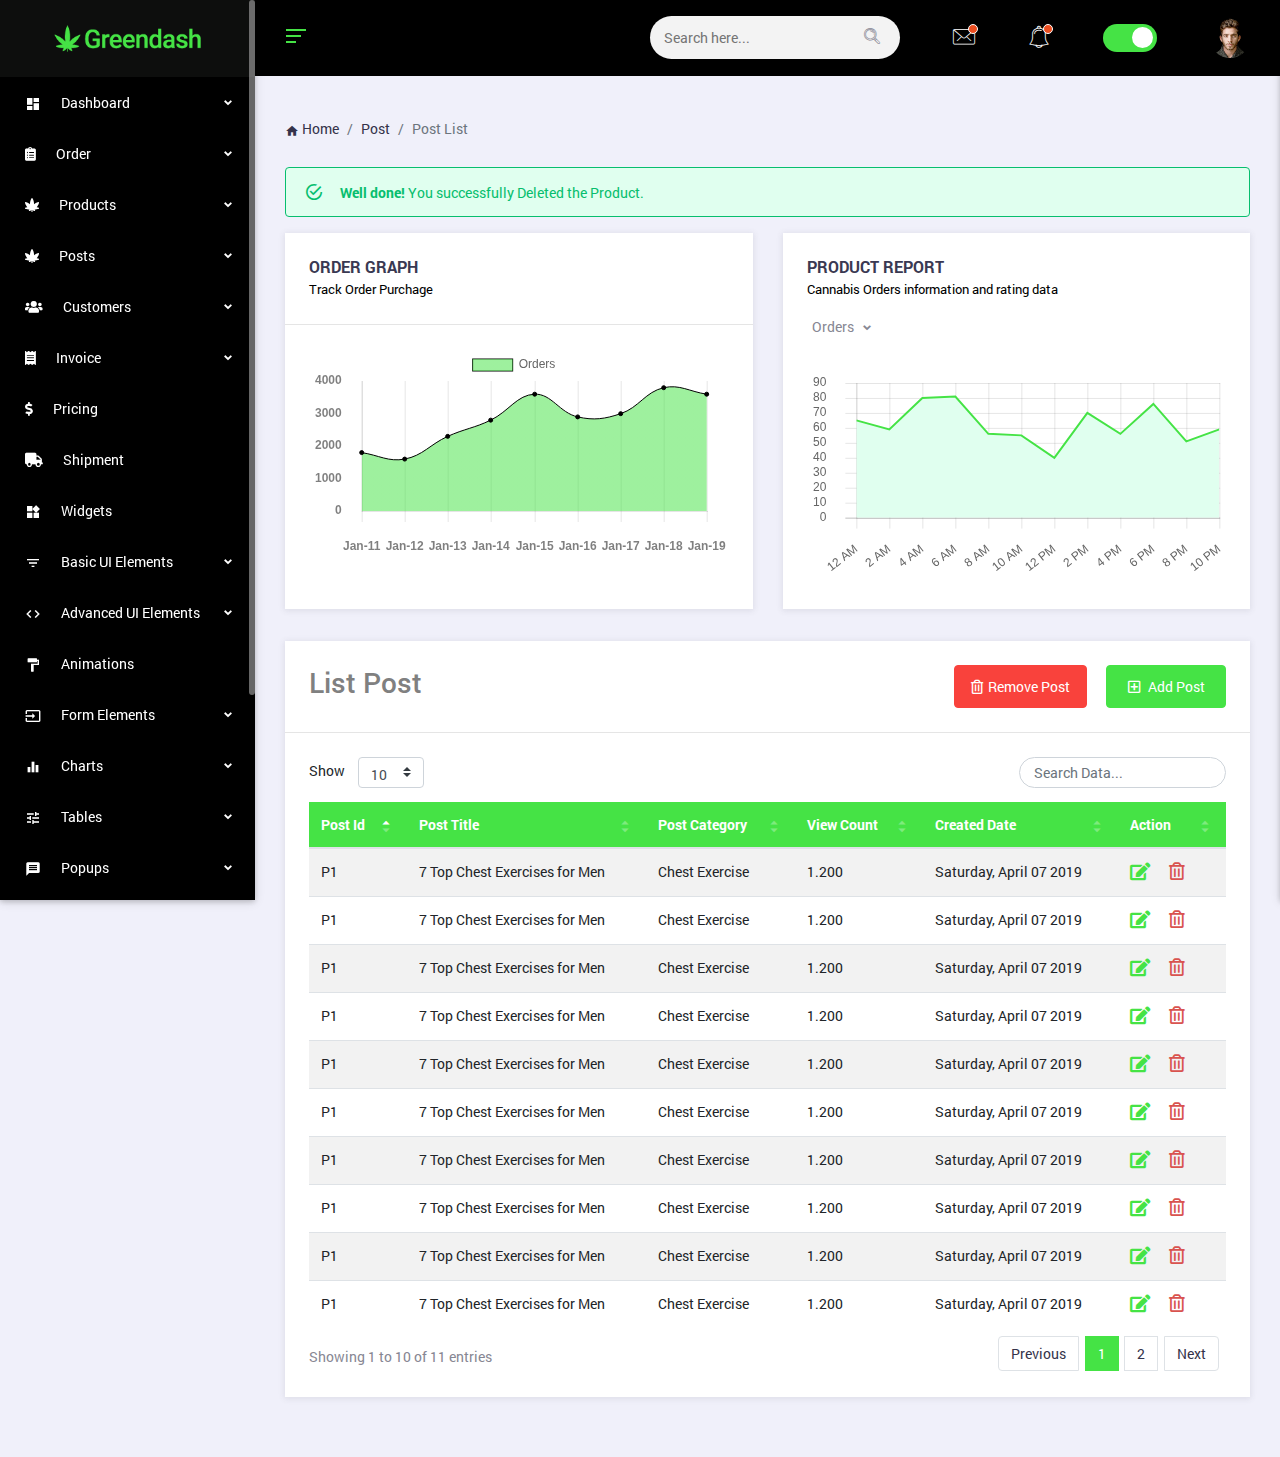
<file: post-list.html>
<!DOCTYPE html>
<html lang="en">
<head>

    <meta http-equiv="Content-Type" content="text/html; charset=utf-8">
    <meta http-equiv="X-UA-Compatible" content="IE=edge">
    <meta name="viewport" content="width=device-width,initial-scale=1">
    <title>Post List</title>
    <!-- Iconic Fonts -->
    <link href="vendors/iconic-fonts/font-awesome/css/all.min.css" rel="stylesheet">
    <link href="https://fonts.googleapis.com/icon?family=Material+Icons" rel="stylesheet">
    <link rel="stylesheet" href="vendors/iconic-fonts/flat-icons/flaticon.css">
    <!-- Bootstrap core CSS -->
    <link href="assets/css/bootstrap.min.css" rel="stylesheet">
    <!-- jQuery UI -->
    <link href="assets/css/jquery-ui.min.css" rel="stylesheet">
    <!-- Page Specific Css (Datatables.css) -->
    <link href="assets/css/datatables.min.css" rel="stylesheet">
    <!-- Sweet   -->
    <link href="assets/css/sweetalert2.min.css" rel="stylesheet">
    <!-- Greendash styles -->
    <link href="assets/css/style.css" rel="stylesheet">
    <link href="assets/css/myStyle.css" rel="stylesheet">
    <!-- Favicon -->
    <link rel="icon" type="image/png" sizes="32x32" href="favicon.ico">
</head>

<body class="ms-body ms-aside-left-open ms-primary-theme ">
    <!-- Preloader -->
    <div id="preloader-wrap">
        <div class="spinner spinner-8">
            <div class="ms-circle1 ms-child"></div>
            <div class="ms-circle2 ms-child"></div>
            <div class="ms-circle3 ms-child"></div>
            <div class="ms-circle4 ms-child"></div>
            <div class="ms-circle5 ms-child"></div>
            <div class="ms-circle6 ms-child"></div>
            <div class="ms-circle7 ms-child"></div>
            <div class="ms-circle8 ms-child"></div>
            <div class="ms-circle9 ms-child"></div>
            <div class="ms-circle10 ms-child"></div>
            <div class="ms-circle11 ms-child"></div>
            <div class="ms-circle12 ms-child"></div>
        </div>
    </div>

    <!-- Overlays -->
    <!-- <div class="ms-aside-overlay ms-overlay-left ms-toggler" data-target="#ms-side-nav" data-toggle="slideLeft"></div>
    <div class="ms-aside-overlay ms-overlay-right ms-toggler" data-target="#ms-recent-activity" data-toggle="slideRight"></div> -->

    <!-- Sidebar Navigation Left -->
    <aside id="ms-side-nav" class="side-nav fixed ms-aside-scrollable ms-aside-left">
        <!-- Logo -->
        <div class="logo-sn ms-d-block-lg">
            <a class="pl-0 ml-0 text-center" href="index.html"> <img src="assets/img/dashboard/greendash-logo.png" alt="logo"> </a>
        </div>

        <!-- Navigation -->
        <ul class="accordion ms-main-aside fs-14" id="side-nav-accordion">
            <!-- Dashboard -->
            <li class="menu-item">
                <a href="#" class="has-chevron" data-toggle="collapse" data-target="#dashboard" aria-expanded="false" aria-controls="dashboard">
                    <span><i class="material-icons fs-16">dashboard</i>Dashboard </span>
                </a>
                <ul id="dashboard" class="collapse" aria-labelledby="dashboard" data-parent="#side-nav-accordion">
                    <li> <a href="index.html"><i class="fa fa-chevron-right"></i>Greendash</a> </li>
                </ul>
            </li>
            <!-- /Dashboard -->

            <!-- Order Page Elements -->
            <li class="menu-item">
                <a href="#" class="has-chevron" data-toggle="collapse" data-target="#order-page" aria-expanded="false" aria-controls="order-page">
                    <span><i class="fas fa-clipboard-list"></i>Order</span>
                </a>
                <ul id="order-page" class="collapse" aria-labelledby="order-page" data-parent="#side-nav-accordion">
                    <li> 
                        <a href="pages/order/order-status.html"><i class="fa fa-chevron-right"></i>Order Status</a> 
                    </li>

                </ul>
            </li>
            <!-- /order page -->

            <!-- Product Page Elements -->
            <li class="menu-item">
                <a href="#" class="has-chevron" data-toggle="collapse" data-target="#product-page" aria-expanded="false" aria-controls="product-page">
                    <span><i class="fas fa-cannabis"></i>Products</span>
                </a>
                <ul id="product-page" class="collapse" aria-labelledby="product-page" data-parent="#side-nav-accordion">
                    <li> 
                        <a href="product-list.html"><i class="fa fa-chevron-right"></i>Products-list</a> 
                    </li>
                    <li class="new"> 
                        <a href="product-new.html"><i class="fa fa-chevron-right"></i>Products-new</a> 
                        <span class="label">10</span>
                    </li>
                    <li class="new"> 
                        <a href="product-delete.html"><i class="fa fa-chevron-right"></i>Cancel Products</a> 
                        <span class="label">10</span>
                    </li>
                    <li> 
                        <a href="product-add.html"><i class="fa fa-chevron-right"></i>Add Product</a> 
                    </li>
                </ul>
            </li>
            <!-- /Product page -->

            <!-- Product Page Elements -->
            <li class="menu-item">
                <a href="#" class="has-chevron" data-toggle="collapse" data-target="#post-page" aria-expanded="false" aria-controls="post-page">
                    <span><i class="fas fa-cannabis"></i>Posts</span>
                </a>
                <ul id="post-page" class="collapse" aria-labelledby="post-page" data-parent="#side-nav-accordion">
                    <li> 
                        <a href="product-list.html"><i class="fa fa-chevron-right"></i>Posts-list</a> 
                    </li>
                    <li> 
                        <a href="post-grid.html"><i class="fa fa-chevron-right"></i>Posts-grid</a> 
                    </li>
                    <li class="new"> 
                        <a href="product-new.html"><i class="fa fa-chevron-right"></i>Posts-new</a> 
                        <span class="label">10</span>
                    </li>
                    <li class="new"> 
                        <a href="product-delete.html"><i class="fa fa-chevron-right"></i>Cancel Posts</a> 
                        <span class="label">10</span>
                    </li>
                    <li> 
                        <a href="post-add.html"><i class="fa fa-chevron-right"></i>Add Post</a> 
                    </li>
                </ul>
            </li>
            <!-- /Product page -->

            <!---Customer Page Elements -->
            <li class="menu-item">
                <a href="#" class="has-chevron" data-toggle="collapse" data-target="#customer" aria-expanded="false" aria-controls="customer">
                    <span><i class="fas fa-users"></i>Customers</span>
                </a>
                <ul id="customer" class="collapse" aria-labelledby="customer" data-parent="#side-nav-accordion">
                    <li> 
                        <a href="pages/customer/customer.html"><i class="fa fa-chevron-right"></i>Customers-list</a> 
                    </li>
                    <li> 
                        <a href="pages/customer/reviews.html"><i class="fa fa-chevron-right"></i>Reviwes</a> 
                    </li>
                </ul>
            </li>
            <!-- /Customer page -->

            <!-- Invoice -->
            <li class="menu-item">
                <a href="#" class="has-chevron" data-toggle="collapse" data-target="#invoice" aria-expanded="false" aria-controls="invoice">
                    <span><i class="fas fa-receipt"></i>Invoice</span>
                </a>
                <ul id="invoice" class="collapse" aria-labelledby="invoice" data-parent="#side-nav-accordion">
                    <li> 
                        <a href="pages/invoice/invoice.html"><i class="fa fa-chevron-right"></i>Invoice</a> 
                    </li>
                    <li> 
                        <a href="pages/invoice/invoice-list.html"><i class="fa fa-chevron-right"></i>Invoice-List</a> 
                    </li>
                </ul>
            </li>
            <!-- /Invoice -->

            <!-- Pricing -->
            <li class="menu-item">
                <a href="pages/pricing.html">
                    <span><i class="fas fa-dollar-sign"></i>Pricing</span>
                </a>
            </li>
            <!-- /Pricing -->

            <!-- Shipment -->
            <li class="menu-item">
                <a href="pages/shipment.html">
                    <span><i class="fas fa-truck"></i>Shipment</span>
                </a>
            </li>
            <!-- /Shipment -->

            <li class="menu-item">
                <a href="pages/widgets.html">
                    <span><i class="material-icons fs-16">widgets</i>Widgets</span>
                </a>
            </li>

            <!-- Basic UI Elements -->
            <li class="menu-item">
                <a href="#" class="has-chevron" data-toggle="collapse" data-target="#basic-elements" aria-expanded="false" aria-controls="basic-elements">
                    <span><i class="material-icons fs-16">filter_list</i>Basic UI Elements</span>
                 </a>
                <ul id="basic-elements" class="collapse" aria-labelledby="basic-elements" data-parent="#side-nav-accordion">
                    <li> 
                        <a href="pages/ui-basic/accordions.html">Accordions</a> 
                    </li>
                    <li> 
                        <a href="pages/ui-basic/alerts.html">Alerts</a> 
                    </li>
                    <li> 
                        <a href="pages/ui-basic/buttons.html">Buttons</a> 
                    </li>
                    <li> 
                        <a href="pages/ui-basic/breadcrumbs.html">
                            Breadcrumbs
                        </a>
                    </li>
                    <li> 
                        <a href="pages/ui-basic/badges.html">Badges</a> 
                    </li>
                    <li> 
                        <a href="pages/ui-basic/cards.html">Cards</a> 
                    </li>
                    <li> 
                        <a href="pages/ui-basic/progress-bars.html">Progress Bars</a> 
                    </li>
                    <li> 
                        <a href="pages/ui-basic/preloaders.html">Pre-loaders</a>
                    </li>
                    <li> 
                        <a href="pages/ui-basic/pagination.html">Pagination</a>
                    </li>
                    <li> 
                        <a href="pages/ui-basic/tabs.html">Tabs</a> 
                    </li>

                    <li> 
                        <a href="pages/ui-basic/typography.html">Typography</a>
                    </li>
                </ul>
            </li>
            <!-- /Basic UI Elements -->

            <!-- Advanced UI Elements -->
            <li class="menu-item">
                <a href="#" class="has-chevron" data-toggle="collapse" data-target="#advanced-elements" aria-expanded="false" aria-controls="advanced-elements">
                    <span><i class="material-icons fs-16">code</i>Advanced UI Elements</span>
                </a>
                <ul id="advanced-elements" class="collapse" aria-labelledby="advanced-elements" data-parent="#side-nav-accordion">
                    <li> 
                        <a href="pages/ui-advanced/draggables.html">Draggables</a> 
                    </li>
                    <li> 
                        <a href="pages/ui-advanced/sliders.html">Sliders</a> 
                    </li>
                    <li> 
                        <a href="pages/ui-advanced/modals.html">Modals</a> 
                    </li>
                    <li> 
                        <a href="pages/ui-advanced/rating.html">Rating</a>
                    </li>
                    <li> 
                        <a href="pages/ui-advanced/tour.html">Tour</a> 
                    </li>
                    <li> 
                        <a href="pages/ui-advanced/cropper.html">Cropper</a> 
                    </li>
                    <li> 
                        <a href="pages/ui-advanced/range-slider.html">Range Slider</a> 
                    </li>
                </ul>
            </li>
            <!-- /Advanced UI Elements -->

            <li class="menu-item">
                <a href="pages/animation.html">
                    <span><i class="material-icons fs-16">format_paint</i>Animations</span>
                </a>
            </li>
            <!-- Form Elements -->

            <li class="menu-item">
                <a href="#" class="has-chevron" data-toggle="collapse" data-target="#form-elements" aria-expanded="false" aria-controls="form-elements">
                    <span><i class="material-icons fs-16">input</i>Form Elements</span>
                </a>
                <ul id="form-elements" class="collapse" aria-labelledby="form-elements" data-parent="#side-nav-accordion">
                    <li> <a href="pages/form/form-elements.html">Form Elements</a> </li>
                    <li> <a href="pages/form/form-layout.html">Form Layouts</a> </li>
                    <li> <a href="pages/form/form-validation.html">Form Validation</a> </li>
                    <li> <a href="pages/form/form-wizard.html">Form Wizard</a> </li>
                </ul>
            </li>
            <!-- /Form Elements -->

            <!-- Charts -->
            <li class="menu-item">
                <a href="#" class="has-chevron" data-toggle="collapse" data-target="#charts" aria-expanded="false" aria-controls="charts">
                    <span><i class="material-icons fs-16">equalizer</i>Charts</span>
                </a>
                <ul id="charts" class="collapse" aria-labelledby="charts" data-parent="#side-nav-accordion">
                    <li> <a href="pages/charts/chartjs.html">Chart JS</a> </li>
                    <li> <a href="pages/charts/morris-charts.html">Morris Chart</a> </li>
                </ul>
            </li>
            <!-- /Charts -->

             <!-- Tables -->
            <li class="menu-item">
                <a href="#" class="has-chevron" data-toggle="collapse" data-target="#tables" aria-expanded="false" aria-controls="tables">
                    <span><i class="material-icons fs-16">tune</i>Tables</span>
                </a>
                <ul id="tables" class="collapse" aria-labelledby="tables" data-parent="#side-nav-accordion">
                    <li> <a href="pages/tables/basic-tables.html">Basic Tables</a> </li>
                    <li> <a href="pages/tables/data-tables.html">Data tables</a> </li>
                </ul>
            </li>
            <!-- /Tables -->

            <!-- Popups -->
            <li class="menu-item">
                <a href="#" class="has-chevron" data-toggle="collapse" data-target="#popups" aria-expanded="false" aria-controls="popups">
                    <span><i class="material-icons fs-16">message</i>Popups</span>
                </a>
                <ul id="popups" class="collapse" aria-labelledby="popups" data-parent="#side-nav-accordion">
                    <li> <a href="pages/popups/sweet-alerts.html">Sweet Alerts</a> </li>
                    <li> <a href="pages/popups/toast.html">Toast</a> </li>
                </ul>
            </li>
            <!-- /Popups -->

            <!-- Icons -->
            <li class="menu-item">
                <a href="#" class="has-chevron" data-toggle="collapse" data-target="#icons" aria-expanded="false" aria-controls="icons">
                    <span><i class="material-icons fs-16">border_color</i>Icons</span>
                </a>
                <ul id="icons" class="collapse" aria-labelledby="icons" data-parent="#side-nav-accordion">
                    <li> <a href="pages/icons/fontawesome.html">Fontawesome</a> </li>
                    <li> <a href="pages/icons/flaticons.html">Flaticons</a> </li>
                    <li> <a href="pages/icons/materialize.html">Materialize</a> </li>
                </ul>
            </li>
            <!-- /Icons -->

            <!-- Maps -->
            <li class="menu-item">
                <a href="#" class="has-chevron" data-toggle="collapse" data-target="#maps" aria-expanded="false" aria-controls="maps">
                    <span><i class="material-icons fs-16">map</i>Maps</span>
                </a>
                <ul id="maps" class="collapse" aria-labelledby="maps" data-parent="#side-nav-accordion">
                    <li> <a href="pages/maps/google-maps.html">Google Maps</a> </li>
                    <li> <a href="pages/maps/vector-maps.html">Vector Maps</a> </li>
                </ul>
            </li>
            <!-- /Maps -->

            <!-- Pages -->
            <li class="menu-item">
                <a href="#" class="has-chevron" data-toggle="collapse" data-target="#pages" aria-expanded="false" aria-controls="pages">
                    <span><i class="material-icons fs-16">insert_drive_file</i>Pages</span>
                </a>
                <ul id="pages" class="collapse" aria-labelledby="pages" data-parent="#side-nav-accordion">
                    <li class="menu-item">
                        <a href="#" class="has-chevron" data-toggle="collapse" data-target="#authentication" aria-expanded="false" aria-controls="authentication">Authentication</a>
                        <ul id="authentication" class="collapse" aria-labelledby="authentication" data-parent="#pages">
                            <li> <a href="pages/prebuilt-pages/default-login.html">Default Login</a> </li>
                            <li> <a href="pages/prebuilt-pages/modal-login.html">Modal Login</a> </li>
                            <li> <a href="pages/prebuilt-pages/default-register.html">Default Registration</a> </li>
                            <li> <a href="pages/prebuilt-pages/modal-register.html">Modal Registration</a> </li>
                            <li> <a href="pages/prebuilt-pages/lock-screen.html">Lock Screen</a> </li>
                        </ul>
                    </li>
                    <li> <a href="pages/prebuilt-pages/coming-soon.html">Coming Soon</a> </li>
                    <li> <a href="pages/prebuilt-pages/error.html">Error Page</a> </li>
                    <li class="menu-item"> <a href="pages/prebuilt-pages/faq.html"> FAQ </a> </li>
                    <li class="menu-item"> <a href="pages/prebuilt-pages/portfolio.html"> Portfolio </a> </li>
                    <li class="menu-item"> <a href="pages/prebuilt-pages/user-profile.html"> User Profile </a> </li>
                    <li class="menu-item"> <a href="pages/prebuilt-pages/invoice.html"> Invoice </a> </li>
                </ul>
            </li>
            <!-- /Pages -->

            <!-- Bonus Pages -->
            <li class="menu-item">
                <a href="#" class="has-chevron" data-toggle="collapse" data-target="#bonuspages" aria-expanded="false" aria-controls="pages">
                    <span><i class="material-icons fs-16">insert_drive_file</i> Bonus Pages</span>
                </a>
                <ul id="bonuspages" class="collapse" aria-labelledby="pages" data-parent="#side-nav-accordion">
                    <li> <a href="pages/dashboard/cryptocurrency.html">Crypto Currency</a> </li>
                    <li> <a href="pages/dashboard/web-analytics.html"> Web Analytics </a> </li>
                    <li> <a href="pages/dashboard/social-media.html">Social Media</a> </li>
                    <li> <a href="pages/dashboard/project-management.html">Project Management</a> </li>
                    <li> <a href="pages/dashboard/client-management.html">Client Management</a> </li>
                </ul>
            </li>
            <!-- /Bonus Pages -->

            <!-- Apps -->
            <li class="menu-item">
                <a href="#" class="has-chevron" data-toggle="collapse" data-target="#apps" aria-expanded="false" aria-controls="apps">
                    <span><i class="material-icons fs-16">phone_iphone</i>Apps</span>
                </a>
                <ul id="apps" class="collapse" aria-labelledby="apps" data-parent="#side-nav-accordion">
                    <li> <a href="chat-box.html">Chat</a> </li>
                    <li> <a href="email.html">Email</a> </li>
                    <li> <a href="to-do-list.html">To-do List</a> </li>
                </ul>
            </li>
            <!-- /Apps -->
        </ul>
    </aside>

    <!-- Sidebar Right -->
    <aside id="ms-recent-activity" class="side-nav fixed ms-aside-right ms-scrollable">
        <div class="ms-aside-header">
            <ul class="nav nav-tabs tabs-bordered d-flex nav-justified mb-3" role="tablist">
                <li role="presentation" class="fs-12">
                    <a href="#activityLog" aria-controls="activityLog" class="active" role="tab" data-toggle="tab"> Activity Log</a>
                </li>
                <li role="presentation" class="fs-12">
                    <a href="#recentPosts" aria-controls="recentPosts" role="tab" data-toggle="tab"> Settings </a>
                </li>
                <li>
                    <button type="button" class="close ms-toggler text-center" data-target="#ms-recent-activity" data-toggle="slideRight"><span aria-hidden="true">&times;</span></button>
                </li>
            </ul>
        </div>

        <div class="ms-aside-body">
            <div class="tab-content">
                <div role="tabpanel" class="tab-pane active fade show" id="activityLog">
                    <ul class="ms-activity-log">
                        <li>
                            <div class="ms-btn-icon btn-pill icon btn-light">
                                <i class="flaticon-gear"></i>
                            </div>
                            <h6>Update 1.0.0 Pushed</h6>
                            <span> <i class="material-icons">event</i>1 January, 2019</span>
                            <p class="fs-14">Lorem ipsum dolor sit amet, consectetur adipiscing elit. Quisque scelerisque diam non nisi semper, ula in sodales vehicula....</p>
                        </li>
                        <li>
                            <div class="ms-btn-icon btn-pill icon btn-success">
                                <i class="flaticon-tick-inside-circle"></i>
                            </div>
                            <h6>Profile Updated</h6>
                            <span> <i class="material-icons">event</i>4 March, 2018</span>
                            <p class="fs-14">Curabitur purus sem, malesuada eu luctus eget, suscipit sed turpis. Nam pellentesque felis vitae justo accumsan, sed semper nisi sollicitudin...</p>
                        </li>
                        <li>
                            <div class="ms-btn-icon btn-pill icon btn-warning">
                                <i class="flaticon-alert-1"></i>
                            </div>
                            <h6>Your payment is due</h6>
                            <span> <i class="material-icons">event</i>1 January, 2019</span>
                            <p class="fs-14">Lorem ipsum dolor sit amet, consectetur adipiscing elit. Quisque scelerisque diam non nisi semper, ula in sodales vehicula....</p>
                        </li>
                        <li>
                            <div class="ms-btn-icon btn-pill icon btn-danger">
                                <i class="flaticon-alert"></i>
                            </div>
                            <h6>Database Error</h6>
                            <span> <i class="material-icons">event</i>4 March, 2018</span>
                            <p class="fs-14">Curabitur purus sem, malesuada eu luctus eget, suscipit sed turpis. Nam pellentesque felis vitae justo accumsan, sed semper nisi sollicitudin...</p>
                        </li>
                        <li>
                            <div class="ms-btn-icon btn-pill icon btn-info">
                                <i class="flaticon-information"></i>
                            </div>
                            <h6>Checkout what's Trending</h6>
                            <span> <i class="material-icons">event</i>1 January, 2019</span>
                            <p class="fs-14">Lorem ipsum dolor sit amet, consectetur adipiscing elit. Quisque scelerisque diam non nisi semper, ula in sodales vehicula....</p>
                        </li>
                        <li>
                            <div class="ms-btn-icon btn-pill icon btn-secondary">
                                <i class="flaticon-diamond"></i>
                            </div>
                            <h6>Your Dashboard is ready</h6>
                            <span> <i class="material-icons">event</i>4 March, 2018</span>
                            <p class="fs-14">Curabitur purus sem, malesuada eu luctus eget, suscipit sed turpis. Nam pellentesque felis vitae justo accumsan, sed semper nisi sollicitudin...</p>
                        </li>
                    </ul>

                    <a href="#" class="btn btn-primary d-block"> View All </a>
                </div>

                <div role="tabpanel" class="tab-pane fade" id="recentPosts">
                    <h6>General Settings</h6>
                    <div class="ms-form-group">
                        <span class="ms-option-name fs-14">Location Tracking</span>
                        <label class="ms-switch float-right">
                            <input type="checkbox">
                            <span class="ms-switch-slider round"></span>
                        </label>
                    </div>
                    <div class="ms-form-group">
                        <span class="ms-option-name fs-14">Allow Notifications</span>
                        <label class="ms-switch float-right">
                            <input type="checkbox">
                            <span class="ms-switch-slider round"></span>
                        </label>
                    </div>

                    <div class="ms-form-group">
                        <span class="ms-option-name fs-14">Allow Popups</span>
                        <label class="ms-switch float-right">
                            <input type="checkbox" checked>
                            <span class="ms-switch-slider round"></span>
                        </label>
                    </div>

                    <h6>Log Settings</h6>
                    <div class="ms-form-group">
                        <span class="ms-option-name fs-14">Enable Logging</span>
                        <label class="ms-switch float-right">
                            <input type="checkbox" checked>
                            <span class="ms-switch-slider round"></span>
                        </label>
                    </div>
                    <div class="ms-form-group">
                        <span class="ms-option-name fs-14">Audit Logs</span>
                        <label class="ms-switch float-right">
                            <input type="checkbox">
                            <span class="ms-switch-slider round"></span>
                        </label>
                    </div>
                    <div class="ms-form-group">
                        <span class="ms-option-name fs-14">Error Logs</span>
                        <label class="ms-switch float-right">
                            <input type="checkbox" checked>
                            <span class="ms-switch-slider round"></span>
                        </label>
                    </div>
                    <h6>Advanced Settings</h6>
                    <div class="ms-form-group">
                        <span class="ms-option-name fs-14">Enable Logging</span>
                        <label class="ms-switch float-right">
                            <input type="checkbox" checked>
                            <span class="ms-switch-slider round"></span>
                            </label>
                    </div>
                    <div class="ms-form-group">
                        <span class="ms-option-name fs-14">Audit Logs</span>
                        <label class="ms-switch float-right">
                            <input type="checkbox">
                            <span class="ms-switch-slider round"></span>
                        </label>
                    </div>
                    <div class="ms-form-group">
                        <span class="ms-option-name fs-14">Error Logs</span>
                        <label class="ms-switch float-right">
                            <input type="checkbox" checked>
                            <span class="ms-switch-slider round"></span>
                        </label>
                    </div>
                </div>
            </div>
        </div>
    </aside>

    <!-- Main Content -->
    <main class="body-content">
        <!-- Navigation Bar -->
        <nav class="navbar ms-navbar">

            <div class="ms-aside-toggler ms-toggler pl-0" data-target="#ms-side-nav" data-toggle="slideLeft">
                <span class="ms-toggler-bar bg-primary"></span>
                <span class="ms-toggler-bar bg-primary"></span>
                <span class="ms-toggler-bar bg-primary"></span>
            </div>


            <div class="logo-sn logo-sm ms-d-block-sm">
                <a class="pl-0 ml-0 text-center navbar-brand mr-0" href="index.html">
                    <img src="assets/img/dashboard/greendash-logo-84x41.png" alt="logo"> 
                </a>
            </div>

            <ul class="ms-nav-list ms-inline mb-0" id="ms-nav-options">
                <li class="ms-nav-item ms-search-form pb-0 py-0">
                    <form class="ms-form" method="post">
                        <div class="ms-form-group my-0 mb-0 has-icon fs-14">
                            <input type="search" class="ms-form-input" name="search" placeholder="Search here..." value="">
                            <i class="flaticon-search text-disabled"></i>
                        </div>
                    </form>
                </li>

                <li class="ms-nav-item dropdown">
                    <a href="#" class="text-disabled ms-has-notification" id="mailDropdown" data-toggle="dropdown" aria-haspopup="true" aria-expanded="false"><i class="flaticon-mail"></i></a>
                    <ul class="dropdown-menu dropdown-menu-right" aria-labelledby="mailDropdown">
                        <li class="dropdown-menu-header">
                            <h6 class="dropdown-header ms-inline m-0">
                                <span class="text-disabled">Mail</span>
                            </h6>
                            <span class="badge badge-pill badge-success">3 New</span>
                        </li>

                        <li class="dropdown-divider"></li>
                        <li class="ms-scrollable ms-dropdown-list">
                            <a class="media p-2" href="#">
                                <div class="ms-chat-status ms-status-offline ms-chat-img mr-2 align-self-center">
                                    <img src="assets/img/dashboard/rakhan-potik-1.jpg" class="ms-img-round" alt="people">
                                </div>
                                <div class="media-body">
                                    <span>Hey man, looking forward to your new project.</span>
                                    <p class="fs-10 my-1 text-disabled"><i class="material-icons">access_time</i> 30 seconds ago</p>
                                </div>
                            </a>

                            <a class="media p-2" href="#">
                                <div class="ms-chat-status ms-status-online ms-chat-img mr-2 align-self-center">
                                    <img src="assets/img/dashboard/rakhan-potik-2.jpg" class="ms-img-round" alt="people">
                                </div>
                                <div class="media-body">
                                    <span>Dear John, I was told you bought Greendash! Send me your feedback</span>
                                    <p class="fs-10 my-1 text-disabled"><i class="material-icons">access_time</i> 28 minutes ago</p>
                                </div>
                            </a>

                            <a class="media p-2" href="#">
                                <div class="ms-chat-status ms-status-offline ms-chat-img mr-2 align-self-center">
                                    <img src="assets/img/dashboard/rakhan-potik-3.jpg" class="ms-img-round" alt="people">
                                </div>
                                <div class="media-body">
                                    <span>How many people are we inviting to the dashboard?</span>
                                    <p class="fs-10 my-1 text-disabled"><i class="material-icons">access_time</i> 6 hours ago</p>
                                </div>
                            </a>
                        </li>

                        <li class="dropdown-divider"></li>
                        <li class="dropdown-menu-footer text-center">
                            <a href="pages/apps/email.html">Go to Inbox</a>
                        </li>
                    </ul>
                </li>

                <li class="ms-nav-item dropdown">
                    <a href="#" class="text-disabled ms-has-notification" id="notificationDropdown" data-toggle="dropdown" aria-haspopup="true" aria-expanded="false">
                        <i class="flaticon-bell"></i>
                    </a>

                    <ul class="dropdown-menu dropdown-menu-right" aria-labelledby="notificationDropdown">
                        <li class="dropdown-menu-header">
                            <h6 class="dropdown-header ms-inline m-0">
                                <span class="text-disabled">Notifications</span>
                            </h6>
                            <span class="badge badge-pill badge-info">4 New</span>
                        </li>
                        <li class="dropdown-divider"></li>
                        <li class="ms-scrollable ms-dropdown-list">
                            <a class="media p-2" href="#">
                                <div class="media-body">
                                    <span>12 ways to improve your crypto dashboard</span>
                                    <p class="fs-10 my-1 text-disabled"><i class="material-icons">access_time</i> 30 seconds ago</p>
                                </div>
                            </a>
                            <a class="media p-2" href="#">
                                <div class="media-body">
                                    <span>You have newly registered users</span>
                                    <p class="fs-10 my-1 text-disabled"><i class="material-icons">access_time</i> 45 minutes ago</p>
                                </div>
                            </a>

                            <a class="media p-2" href="#">
                                <div class="media-body">
                                    <span>Your account was logged in from an unauthorized IP</span>
                                    <p class="fs-10 my-1 text-disabled"><i class="material-icons">access_time</i> 2 hours ago</p>
                                </div>
                            </a>

                            <a class="media p-2" href="#">
                                <div class="media-body">
                                    <span>An application form has been submitted</span>
                                    <p class="fs-10 my-1 text-disabled"><i class="material-icons">access_time</i> 1 day ago</p>
                                </div>
                            </a>
                        </li>

                        <li class="dropdown-divider"></li>
                        <li class="dropdown-menu-footer text-center">
                            <a href="#">View all Notifications</a>
                        </li>
                    </ul>
                </li>

                <li class="ms-nav-item m-0 display-none-sm">
                    <label class="ms-switch m-0">
                        <input type="checkbox" id="remove-quickbar" checked="">
                        <span class="ms-switch-slider round"></span>
                    </label>
                </li>

                <li class="ms-nav-item ms-nav-user dropdown">
                    <a href="#" id="userDropdown" data-toggle="dropdown" aria-haspopup="true" aria-expanded="false"> 
                        <img class="ms-user-img ms-img-round float-right" src="assets/img/dashboard/rakhan-potik-1.jpg" alt="people"> 
                    </a>

                    <ul class="dropdown-menu dropdown-menu-right user-dropdown" aria-labelledby="userDropdown">
                        <li class="dropdown-menu-header">
                            <h6 class="dropdown-header ms-inline m-0"><span class="text-disabled">Welcome, Anny Farisha</span></h6>
                        </li>
                        <li class="dropdown-divider"></li>
                        <li class="ms-dropdown-list">
                            <a class="media fs-14 p-2" href="http://slidesigma.com/themes/html/prebuilt-pages/user-profile.html"> 
                                <span><i class="flaticon-user mr-2"></i> Profile</span> 
                            </a>
                            <a class="media fs-14 p-2" href="http://slidesigma.com/themes/html/apps/email.html"> 
                                <span><i class="flaticon-mail mr-2"></i> Inbox</span> 
                                <span class="badge badge-pill badge-info">3</span> 
                            </a>
                            <a class="media fs-14 p-2" href="http://slidesigma.com/themes/html/prebuilt-pages/user-profile.html"> 
                                <span><i class="flaticon-gear mr-2"></i> Account Settings</span>
                            </a>
                        </li>
                        <li class="dropdown-divider"></li>
                        <li class="dropdown-menu-footer">
                            <a class="media fs-14 p-2" href="http://slidesigma.com/themes/html/prebuilt-pages/lock-screen.html"> 
                                <span><i class="flaticon-security mr-2"></i> Lock</span> 
                            </a>
                        </li>
                        <li class="dropdown-menu-footer">
                            <a class="media fs-14 p-2" href="http://slidesigma.com/themes/html/prebuilt-pages/default-login.html"> 
                                <span><i class="flaticon-shut-down mr-2"></i> Logout</span> 
                            </a>
                        </li>
                  </ul>
                </li>
            </ul>

            <div class="ms-toggler ms-d-block-sm pr-0 ms-nav-toggler" data-toggle="slideDown" data-target="#ms-nav-options">
                <span class="ms-toggler-bar bg-primary"></span>
                <span class="ms-toggler-bar bg-primary"></span>
                <span class="ms-toggler-bar bg-primary"></span>
            </div>
        </nav>
    
        <!-- Body Content Wrapper -->
        <div class="ms-content-wrapper">
            <div class="row">
                <div class="col-md-12">
                    <nav aria-label="breadcrumb " class="ms-panel-custom">
                        <ol class="breadcrumb pl-0">
                            <li class="breadcrumb-item"><a href="#"><i class="material-icons">home</i> Home</a></li>
                            <li class="breadcrumb-item"><a href="#">Post</a></li>
                            <li class="breadcrumb-item active" aria-current="page">Post List</li>
                        </ol>
                    </nav>

                    <div class="alert alert-success" role="alert">
                        <i class="flaticon-tick-inside-circle"></i> <strong>Well done!</strong> You successfully Deleted the Product.
                    </div>
                </div>

                <div class="col-xl-6 col-md-12">
                    <div class="ms-panel ms-panel-fh">
                        <div class="ms-panel-header">
                            <h6>Order Graph</h6>
                            <p>Track Order Purchage</p>
                        </div>
                        <div class="ms-panel-body">
                            <canvas id="line-chart"></canvas>
                        </div>
                    </div>
                </div>

                <!-- Bitcoin rating graph -->
                <div class="col-xl-6 col-md-12">
                    <div class="ms-panel ms-panel-fh ms-crypto-rating">
                        <div class="ms-panel-header header-mini">
                            <div class="d-flex justify-content-between">
                                <div class="ms-header-text">
                                    <h6>Product Report</h6>
                                    <p>Cannabis Orders information and rating data</p>
                                </div>
                            </div>

                            <div class="dropdown">
                                <a href="#" class="has-chevron" data-toggle="dropdown" aria-haspopup="true" aria-expanded="false"><i class="cc BTC"></i> Orders</a>
                                <ul class="dropdown-menu">
                                    <li class="ms-dropdown-list">
                                        <a class="media p-2" href="#">
                                            <div class="media-body">
                                                <span>Hemp Oil</span>
                                            </div>
                                        </a>
                                        <a class="media p-2" href="#">
                                            <div class="media-body">
                                                <span>Super Skunk</span>
                                            </div>
                                        </a>
                                        <a class="media p-2" href="#">
                                            <div class="media-body">
                                                <span>Low Rider</span>
                                            </div>
                                        </a>
                                  </li>
                                </ul>
                            </div>
                        </div>
                        <div class="ms-panel-body">
                            <canvas id="crypto-rating-graph"></canvas>
                        </div>
                    </div>
                </div>

                <div class="col-md-12">
                    <div class="ms-panel">
                        <div class="ms-panel-header">
                            <div class="d-flex-between-center">
                                <h1 class="color-808080 fs-28">List Post</h1>
                                <div class="btn-control">
                                    <a href="post-delete.html" class="btn btn-danger has-icon mr-3"><i class="far fa-trash-alt"></i>Remove Post</a>
                                    <a href="post-add.html" class="btn btn-primary has-icon">
                                        <i class="far fa-plus-square"></i> Add Post
                                    </a>
                                </div>
                            </div>
                        </div>
                        <div class="ms-panel-body">
                            <div class="table-responsive">
                                <table id="data-post" class="table table-striped thead-primary w-100">
                                    <tbody>
                                        <tr>
                                            <td>P1</td>
                                            <td>7 Top Chest Exercises for Men</td>
                                            <td>Chest Exercise</td>
                                            <td>1.200</td>
                                            <td>Saturday, April 07 2019</td>
                                            <td>
                                                <a href="post-detail.html">
                                                    <i class="fa fa-edit ms-text-primary"></i>
                                                </a>
                                                <button type="button" name="button" class="btn-transparent trigger-swal" data-swal="multi-step">
                                                    <i class="far fa-trash-alt ms-text-danger"></i>
                                                </button>
                                            </td>
                                        </tr>
                                        <tr>
                                            <td>P1</td>
                                            <td>7 Top Chest Exercises for Men</td>
                                            <td>Chest Exercise</td>
                                            <td>1.200</td>
                                            <td>Saturday, April 07 2019</td>
                                            <td>
                                                <a href="post-detail.html">
                                                    <i class="fa fa-edit ms-text-primary"></i>
                                                </a>
                                                <button type="button" name="button" class="btn-transparent trigger-swal" data-swal="multi-step">
                                                    <i class="far fa-trash-alt ms-text-danger"></i>
                                                </button>
                                            </td>
                                        </tr>
                                        <tr>
                                            <td>P1</td>
                                            <td>7 Top Chest Exercises for Men</td>
                                            <td>Chest Exercise</td>
                                            <td>1.200</td>
                                            <td>Saturday, April 07 2019</td>
                                            <td>
                                                <a href="post-detail.html">
                                                    <i class="fa fa-edit ms-text-primary"></i>
                                                </a>
                                                <button type="button" name="button" class="btn-transparent trigger-swal" data-swal="multi-step">
                                                    <i class="far fa-trash-alt ms-text-danger"></i>
                                                </button>
                                            </td>
                                        </tr>
                                        <tr>
                                            <td>P1</td>
                                            <td>7 Top Chest Exercises for Men</td>
                                            <td>Chest Exercise</td>
                                            <td>1.200</td>
                                            <td>Saturday, April 07 2019</td>
                                            <td>
                                                <a href="post-detail.html">
                                                    <i class="fa fa-edit ms-text-primary"></i>
                                                </a>
                                                <button type="button" name="button" class="btn-transparent trigger-swal" data-swal="multi-step">
                                                    <i class="far fa-trash-alt ms-text-danger"></i>
                                                </button>
                                            </td>
                                        </tr>
                                        <tr>
                                            <td>P1</td>
                                            <td>7 Top Chest Exercises for Men</td>
                                            <td>Chest Exercise</td>
                                            <td>1.200</td>
                                            <td>Saturday, April 07 2019</td>
                                            <td>
                                                <a href="post-detail.html">
                                                    <i class="fa fa-edit ms-text-primary"></i>
                                                </a>
                                                <button type="button" name="button" class="btn-transparent trigger-swal" data-swal="multi-step">
                                                    <i class="far fa-trash-alt ms-text-danger"></i>
                                                </button>
                                            </td>
                                        </tr>
                                        <tr>
                                            <td>P1</td>
                                            <td>7 Top Chest Exercises for Men</td>
                                            <td>Chest Exercise</td>
                                            <td>1.200</td>
                                            <td>Saturday, April 07 2019</td>
                                            <td>
                                                <a href="post-detail.html">
                                                    <i class="fa fa-edit ms-text-primary"></i>
                                                </a>
                                                <button type="button" name="button" class="btn-transparent trigger-swal" data-swal="multi-step">
                                                    <i class="far fa-trash-alt ms-text-danger"></i>
                                                </button>
                                            </td>
                                        </tr>
                                        <tr>
                                            <td>P1</td>
                                            <td>7 Top Chest Exercises for Men</td>
                                            <td>Chest Exercise</td>
                                            <td>1.200</td>
                                            <td>Saturday, April 07 2019</td>
                                            <td>
                                                <a href="post-detail.html">
                                                    <i class="fa fa-edit ms-text-primary"></i>
                                                </a>
                                                <button type="button" name="button" class="btn-transparent trigger-swal" data-swal="multi-step">
                                                    <i class="far fa-trash-alt ms-text-danger"></i>
                                                </button>
                                            </td>
                                        </tr>
                                        <tr>
                                            <td>P1</td>
                                            <td>7 Top Chest Exercises for Men</td>
                                            <td>Chest Exercise</td>
                                            <td>1.200</td>
                                            <td>Saturday, April 07 2019</td>
                                            <td>
                                                <a href="post-detail.html">
                                                    <i class="fa fa-edit ms-text-primary"></i>
                                                </a>
                                                <button type="button" name="button" class="btn-transparent trigger-swal" data-swal="multi-step">
                                                    <i class="far fa-trash-alt ms-text-danger"></i>
                                                </button>
                                            </td>
                                        </tr>
                                        <tr>
                                            <td>P1</td>
                                            <td>7 Top Chest Exercises for Men</td>
                                            <td>Chest Exercise</td>
                                            <td>1.200</td>
                                            <td>Saturday, April 07 2019</td>
                                            <td>
                                                <a href="post-detail.html">
                                                    <i class="fa fa-edit ms-text-primary"></i>
                                                </a>
                                                <button type="button" name="button" class="btn-transparent trigger-swal" data-swal="multi-step">
                                                    <i class="far fa-trash-alt ms-text-danger"></i>
                                                </button>
                                            </td>
                                        </tr>
                                        <tr>
                                            <td>P1</td>
                                            <td>7 Top Chest Exercises for Men</td>
                                            <td>Chest Exercise</td>
                                            <td>1.200</td>
                                            <td>Saturday, April 07 2019</td>
                                            <td>
                                                <a href="post-detail.html">
                                                    <i class="fa fa-edit ms-text-primary"></i>
                                                </a>
                                                <button type="button" name="button" class="btn-transparent trigger-swal" data-swal="multi-step">
                                                    <i class="far fa-trash-alt ms-text-danger"></i>
                                                </button>
                                            </td>
                                        </tr>
                                        <tr>
                                            <td>P1</td>
                                            <td>7 Top Chest Exercises for Men</td>
                                            <td>Chest Exercise</td>
                                            <td>1.200</td>
                                            <td>Saturday, April 07 2019</td>
                                            <td>
                                                <a href="post-detail.html">
                                                    <i class="fa fa-edit ms-text-primary"></i>
                                                </a>
                                                <button type="button" name="button" class="btn-transparent trigger-swal" data-swal="multi-step">
                                                    <i class="far fa-trash-alt ms-text-danger"></i>
                                                </button>
                                            </td>
                                        </tr>
                                    </tbody>
                                </table>
                            </div>
                        </div>
                    </div>
                </div>
            </div>
        </div>
    </main>
    
    <!-- Quick bar -->
    <aside id="ms-quick-bar" class="ms-quick-bar fixed ms-d-block-lg">

        <ul class="nav nav-tabs ms-quick-bar-list" role="tablist">
            <li class="ms-quick-bar-item ms-has-qa" role="presentation" data-toggle="tooltip" data-placement="left" title="Launch Chat" data-title="Chat">
                <a href="#qa-chat" aria-controls="qa-chat" role="tab" data-toggle="tab">
                    <i class="flaticon-chat"></i>
                    <span class="ms-quick-bar-label">Chat</span>
                </a>
            </li>

            <li class="ms-quick-bar-item ms-has-qa" role="presentation" data-toggle="tooltip" data-placement="left" title="Launch Email" data-title="Email">
                <a href="#qa-email" aria-controls="qa-email" role="tab" data-toggle="tab">
                    <i class="flaticon-mail"></i>
                    <span class="ms-quick-bar-label">Email</span>
                </a>
            </li>

            <li class="ms-quick-bar-item ms-has-qa" role="presentation" data-toggle="tooltip" data-placement="left" title="Launch To-do-list" data-title="To-do-list">
                <a href="#qa-toDo" aria-controls="qa-toDo" role="tab" data-toggle="tab">
                    <i class="flaticon-list"></i>
                    <span class="ms-quick-bar-label">To-do</span>
                </a>
            </li>

            <li class="ms-quick-bar-item ms-has-qa" role="presentation" data-toggle="tooltip" data-placement="left" title="Launch Reminders" data-title="Reminders">
                <a href="#qa-reminder" aria-controls="qa-reminder" role="tab" data-toggle="tab">
                    <i class="flaticon-bell"></i>
                    <span class="ms-quick-bar-label">Reminder</span>
                </a>
            </li>

            <li class="ms-quick-bar-item ms-has-qa" role="presentation" data-toggle="tooltip" data-placement="left" title="Launch Notes" data-title="Notes">
                <a href="#qa-notes" aria-controls="qa-notes" role="tab" data-toggle="tab">
                    <i class="flaticon-pencil"></i>
                    <span class="ms-quick-bar-label">Notes</span>
                </a>
            </li>

            <li class="ms-quick-bar-item ms-has-qa" role="presentation" data-toggle="tooltip" data-placement="left" title="Invite Members" data-title="Invite Members">
                <a href="#qa-invite" aria-controls="qa-invite" role="tab" data-toggle="tab">
                    <i class="flaticon-share-1"></i>
                    <span class="ms-quick-bar-label">Invite</span>
                </a>
            </li>
        </ul>

        <div class="ms-configure-qa" data-toggle="tooltip" data-placement="left" title="Configure Quick Access">

            <a href="#">
                <i class="flaticon-hammer"></i>
                <span class="ms-quick-bar-label">Configure</span>
            </a>
        </div>

        <!-- Quick bar Content -->
        <div class="ms-quick-bar-content">

            <div class="ms-quick-bar-header clearfix">
                <h5 class="ms-quick-bar-title float-left">Title</h5>
                <button type="button" class="close ms-toggler" data-target="#ms-quick-bar" data-toggle="hideQuickBar" aria-label="Close">
                    <span aria-hidden="true">&times;</span>
                </button>
            </div>

            <div class="ms-quick-bar-body tab-content">
                <div role="tabpanel" class="tab-pane" id="qa-chat">
                    <div class="ms-chat-container">
                        <div class="ms-chat-header px-3">
                            <div class="ms-chat-user-container media clearfix">
                                <div class="ms-chat-status ms-status-online ms-chat-img mr-3 align-self-center">
                                    <img src="assets/img/dashboard/rakhan-potik-1.jpg" class="ms-img-round" alt="people">
                                </div>

                                <div class="media-body ms-chat-user-info mt-1">
                                    <h6>Anny Farisha</h6>
                                    <a href="#" class="text-disabled has-chevron fs-12" data-toggle="dropdown" aria-haspopup="true" aria-expanded="false">Available</a>

                                    <ul class="dropdown-menu">
                                        <li class="ms-dropdown-list">
                                            <a class="media p-2" href="#">
                                                <div class="media-body">
                                                    <span>Busy</span>
                                                </div>
                                            </a>

                                            <a class="media p-2" href="#">
                                                <div class="media-body">
                                                    <span>Away</span>
                                                </div>
                                            </a>

                                            <a class="media p-2" href="#">
                                                <div class="media-body">
                                                    <span>Offline</span>
                                                </div>
                                            </a>
                                        </li>
                                    </ul>
                                </div>
                            </div>

                            <form class="ms-form my-3" method="post">
                                <div class="ms-form-group my-0 mb-0 has-icon fs-14">
                                    <input type="search" class="ms-form-input w-100" name="search" placeholder="Search for People and Groups" value="">
                                    <i class="flaticon-search text-disabled"></i>
                                </div>
                            </form>
                        </div>

                        <div class="ms-chat-body">
                            <ul class="nav nav-tabs tabs-bordered d-flex nav-justified px-3" role="tablist">
                                <li role="presentation" class="fs-12"><a href="#chats" aria-controls="chats" class="active show" role="tab" data-toggle="tab"> Chats </a></li>
                                <li role="presentation" class="fs-12"><a href="#groups" aria-controls="groups" role="tab" data-toggle="tab"> Groups </a></li>
                                <li role="presentation" class="fs-12"><a href="#contacts" aria-controls="contacts" role="tab" data-toggle="tab"> Contacts </a></li>
                            </ul>

                            <div class="tab-content">
                                <div role="tabpanel" class="tab-pane active show fade in" id="chats">
                                    <ul class="ms-scrollable ms-quickbar-container">
                                        <li class="ms-chat-user-container ms-open-chat ms-deletable p-3 media clearfix">
                                            <div class="ms-chat-status ms-status-away ms-has-new-msg ms-chat-img mr-3 align-self-center">
                                                <span class="msg-count">3</span>
                                                <img src="assets/img/dashboard/rakhan-potik-2.jpg" class="ms-img-round" alt="people">
                                            </div>

                                            <div class="media-body ms-chat-user-info mt-1">
                                                <h6>James Zathila</h6> 
                                                <span class="ms-chat-time">2 Hours ago</span>
                                                <p>Lorem ipsum dolor sit amet, consectetur adipiscing elit. In in arcu turpis. Nunc</p>
                                                <i class="flaticon-trash ms-delete-trigger"> </i>
                                            </div>
                                        </li>

                                        <li class="ms-chat-user-container ms-open-chat ms-deletable p-3 media clearfix">
                                            <div class="ms-chat-status ms-status-online ms-chat-img mr-3 align-self-center">
                                                <img src="assets/img/dashboard/rakhan-potik-3.jpg" class="ms-img-round" alt="people">
                                            </div>

                                            <div class="media-body ms-chat-user-info mt-1">
                                                <h6>Raymart Sandiago</h6> <span class="ms-chat-time">3 Hours ago</span>
                                                <p>Lorem ipsum dolor sit amet, consectetur adipiscing elit. In in arcu turpis. Nunc</p>
                                                <i class="flaticon-trash ms-delete-trigger"> </i>
                                            </div>
                                        </li>

                                        <li class="ms-chat-user-container ms-open-chat ms-deletable p-3 media clearfix">
                                            <div class="ms-chat-status ms-status-offline ms-chat-img mr-3 align-self-center">
                                                <img src="assets/img/dashboard/rakhan-potik-4.jpg" class="ms-img-round" alt="people">
                                            </div>

                                            <div class="media-body ms-chat-user-info mt-1">
                                                <h6>Heather Brown</h6> <span class="ms-chat-time">12 Hours ago</span>
                                                <p>Lorem ipsum dolor sit amet, consectetur adipiscing elit. In in arcu turpis. Nunc</p>
                                                <i class="flaticon-trash ms-delete-trigger"> </i>
                                            </div>
                                        </li>

                                        <li class="ms-chat-user-container ms-open-chat ms-deletable p-3 media clearfix">
                                            <div class="ms-chat-status ms-status-busy ms-chat-img mr-3 align-self-center">
                                                <img src="assets/img/dashboard/rakhan-potik-5.jpg" class="ms-img-round" alt="people">
                                            </div>
                                            <div class="media-body ms-chat-user-info mt-1">
                                                <h6>Micheal John</h6> <span class="ms-chat-time">Yesterday</span>
                                                <p>Lorem ipsum dolor sit amet, consectetur adipiscing elit. In in arcu turpis. Nunc</p>
                                                <i class="flaticon-trash ms-delete-trigger"> </i>
                                            </div>
                                        </li>

                                        <li class="ms-chat-user-container ms-open-chat ms-deletable p-3 media clearfix">
                                            <div class="ms-chat-status ms-status-online ms-chat-img mr-3 align-self-center">
                                                <img src="assets/img/dashboard/rakhan-potik-4.jpg" class="ms-img-round" alt="people">
                                            </div>
                                            <div class="media-body ms-chat-user-info mt-1">
                                                <h6>John Doe</h6> <span class="ms-chat-time">3 Days ago</span>
                                                <p>Lorem ipsum dolor sit amet, consectetur adipiscing elit. In in arcu turpis. Nunc</p>
                                                <i class="flaticon-trash ms-delete-trigger"> </i>
                                            </div>
                                        </li>
                                    </ul>
                                </div>

                                <div role="tabpanel" class="tab-pane fade" id="groups">
                                    <ul class="ms-scrollable ms-quickbar-container">
                                        <li class="ms-chat-user-container ms-open-chat p-3 media clearfix">
                                            <div class="ms-chat-img mr-3 align-self-center">
                                                <img src="assets/img/dashboard/rakhan-potik-1.jpg" class="ms-img-round" alt="people">
                                            </div>

                                            <div class="media-body ms-chat-user-info mt-1">
                                                <h6>James Zathila</h6>
                                                <a href="#" class="ms-chat-time"> <i class="flaticon-chat"></i> </a>
                                                <p>Lorem ipsum dolor sit amet, consectetur adipiscing elit. In in arcu turpis. Nunc</p>
                                                <ul class="ms-group-members clearfix mt-3 mb-0">
                                                    <li> <img src="assets/img/dashboard/rakhan-potik-1.jpg" alt="member"> </li>
                                                    <li> <img src="assets/img/dashboard/rakhan-potik-2.jpg" alt="member"> </li>
                                                    <li> <img src="assets/img/dashboard/rakhan-potik-3.jpg" alt="member"> </li>
                                                    <li class="ms-group-count"> + 12 more </li>
                                                </ul>
                                            </div>
                                        </li>

                                        <li class="ms-chat-user-container ms-open-chat p-3 media clearfix">
                                            <div class="ms-chat-img mr-3 align-self-center">
                                                <img src="assets/img/dashboard/rakhan-potik-2.jpg" class="ms-img-round" alt="people">
                                            </div>

                                            <div class="media-body ms-chat-user-info mt-1">
                                                <h6>Raymart Sandiago</h6> 
                                                <a href="#" class="ms-chat-time"> <i class="flaticon-chat"></i> </a>
                                                <p>Lorem ipsum dolor sit amet, consectetur adipiscing elit. In in arcu turpis. Nunc</p>
                                                <ul class="ms-group-members clearfix mt-3 mb-0">
                                                    <li> <img src="assets/img/dashboard/rakhan-potik-3.jpg" alt="member"> </li>
                                                    <li> <img src="assets/img/dashboard/rakhan-potik-4.jpg" alt="member"> </li>
                                                </ul>
                                            </div>
                                        </li>

                                        <li class="ms-chat-user-container ms-open-chat p-3 media clearfix">
                                            <div class="ms-chat-img mr-3 align-self-center">
                                                <img src="assets/img/dashboard/rakhan-potik-1.jpg" class="ms-img-round" alt="people">
                                            </div>

                                            <div class="media-body ms-chat-user-info mt-1">
                                                <h6>John Doe</h6> 
                                                <a href="#" class="ms-chat-time"> <i class="flaticon-chat"></i> </a>
                                                <p>Lorem ipsum dolor sit amet, consectetur adipiscing elit. In in arcu turpis. Nunc</p>
                                                <ul class="ms-group-members clearfix mt-3 mb-0">
                                                    <li> <img src="assets/img/dashboard/rakhan-potik-2.jpg" alt="member"> </li>
                                                    <li> <img src="assets/img/dashboard/rakhan-potik-3.jpg" alt="member"> </li>
                                                    <li> <img src="assets/img/dashboard/rakhan-potik-4.jpg" alt="member"> </li>
                                                    <li class="ms-group-count"> + 4 more </li>
                                                </ul>
                                            </div>
                                        </li>
                                    </ul>
                                </div>

                                <div role="tabpanel" class="tab-pane fade" id="contacts">
                                    <ul class="ms-scrollable ms-quickbar-container">
                                        <li class="ms-chat-user-container ms-open-chat p-3 media clearfix">
                                            <div class="ms-chat-img mr-3 align-self-center">
                                                <img src="assets/img/dashboard/rakhan-potik-5.jpg" class="ms-img-round" alt="people">
                                            </div>

                                            <div class="media-body ms-chat-user-info mt-1">
                                                <h6>John Doe</h6> 
                                                <a href="#" class="ms-chat-time"> <i class="flaticon-chat"></i> </a>
                                                <p>Lorem ipsum dolor sit amet, consectetur adipiscing elit. In in arcu turpis. Nunc</p>
                                            </div>
                                        </li>

                                        <li class="ms-chat-user-container ms-open-chat p-3 media clearfix">
                                            <div class="ms-chat-img mr-3 align-self-center">
                                                <img src="assets/img/dashboard/rakhan-potik-7.jpg" class="ms-img-round" alt="people">
                                            </div>
                                            <div class="media-body ms-chat-user-info mt-1">
                                                <h6>Raymart Sandiago</h6> <a href="#" class="ms-chat-time"> <i class="flaticon-chat"></i> </a>
                                                <p>Lorem ipsum dolor sit amet, consectetur adipiscing elit. In in arcu turpis. Nunc</p>
                                            </div>
                                        </li>

                                        <li class="ms-chat-user-container ms-open-chat p-3 media clearfix">
                                            <div class="ms-chat-img mr-3 align-self-center">
                                                <img src="assets/img/dashboard/rakhan-potik-8.jpg" class="ms-img-round" alt="people">
                                            </div>
                                            <div class="media-body ms-chat-user-info mt-1">
                                                <h6>Micheal John</h6> <a href="#" class="ms-chat-time"> <i class="flaticon-chat"></i> </a>
                                                <p>Lorem ipsum dolor sit amet, consectetur adipiscing elit. In in arcu turpis. Nunc</p>
                                            </div>
                                        </li>

                                        <li class="ms-chat-user-container ms-open-chat p-3 media clearfix">
                                            <div class="ms-chat-img mr-3 align-self-center">
                                                <img src="assets/img/dashboard/rakhan-potik-1.jpg" class="ms-img-round" alt="people">
                                            </div>
                                            <div class="media-body ms-chat-user-info mt-1">
                                                <h6>Heather Brown</h6> <a href="#" class="ms-chat-time"> <i class="flaticon-chat"></i> </a>
                                                <p>Lorem ipsum dolor sit amet, consectetur adipiscing elit. In in arcu turpis. Nunc</p>
                                            </div>
                                        </li>

                                        <li class="ms-chat-user-container ms-open-chat p-3 media clearfix">
                                            <div class="ms-chat-img mr-3 align-self-center">
                                                <img src="assets/img/dashboard/rakhan-potik-2.jpg" class="ms-img-round" alt="people">
                                            </div>
                                            <div class="media-body ms-chat-user-info mt-1">
                                                <h6>Mila Freign</h6> <a href="#" class="ms-chat-time"> <i class="flaticon-chat"></i> </a>
                                                <p>Lorem ipsum dolor sit amet, consectetur adipiscing elit. In in arcu turpis. Nunc</p>
                                            </div>
                                        </li>

                                        <li class="ms-chat-user-container ms-open-chat p-3 media clearfix">
                                            <div class="ms-chat-img mr-3 align-self-center">
                                                <img src="assets/img/dashboard/rakhan-potik-3.jpg" class="ms-img-round" alt="people">
                                            </div>

                                            <div class="media-body ms-chat-user-info mt-1">
                                                <h6>James Zathila</h6> <a href="#" class="ms-chat-time"> <i class="flaticon-chat"></i> </a>
                                                <p>Lorem ipsum dolor sit amet, consectetur adipiscing elit. In in arcu turpis. Nunc</p>
                                            </div>
                                        </li>
                                    </ul>
                                </div>
                            </div>
                        </div>
                    </div>
                </div>

                <div role="tabpanel" class="tab-pane" id="qa-email">
                    <div class="ms-email-container">
                        <div class="ms-qa-options">
                            <a href="#" class="btn btn-primary w-100 mt-0 has-icon"> <i class="flaticon-pencil"></i> Compose Email </a>
                        </div>

                        <ul class="ms-scrollable ms-quickbar-container">
                            <li class="p-3  media ms-email clearfix">
                                <div class="ms-email-img mr-3 ">
                                    <img src="assets/img/dashboard/rakhan-potik-1.jpg" class="ms-img-round" alt="people">
                                </div>

                                <div class="media-body ms-email-details">
                                    <span class="ms-email-sender">James Zathila</span>
                                    <h6 class="ms-email-subject">[WordPress] New Comment</h6> 
                                    <span class="ms-email-time">2 Hours ago</span>
                                    <p class="ms-email-msg">Lorem ipsum dolor sit amet, consectetur adipiscing elit. In in arcu turpis. Nunc</p>
                                </div>
                            </li>

                            <li class="p-3  media ms-email clearfix">
                                <div class="ms-email-img mr-3 ">
                                    <img src="assets/img/dashboard/rakhan-potik-2.jpg" class="ms-img-round" alt="people">
                                </div>

                                <div class="media-body ms-email-details">
                                    <span class="ms-email-sender">John Doe</span>
                                    <h6 class="ms-email-subject">[WordPress] New Comment</h6> 
                                    <span class="ms-email-time">8 Hours ago</span>
                                    <p class="ms-email-msg">Lorem ipsum dolor sit amet, consectetur adipiscing elit. In in arcu turpis. Nunc</p>
                                </div>
                            </li>

                            <li class="p-3  media ms-email clearfix">
                                <div class="ms-email-img mr-3 ">
                                    <img src="assets/img/dashboard/rakhan-potik-3.jpg" class="ms-img-round" alt="people">
                                </div>
                                <div class="media-body ms-email-details">
                                    <span class="ms-email-sender">Heather Brown</span>
                                    <h6 class="ms-email-subject">[WordPress] New Comment</h6> 
                                    <span class="ms-email-time">1 Day ago</span>
                                    <p class="ms-email-msg">Lorem ipsum dolor sit amet, consectetur adipiscing elit. In in arcu turpis. Nunc</p>
                                </div>
                            </li>
                        </ul>
                    </div>
                </div>

                <div role="tabpanel" class="tab-pane" id="qa-toDo">
                    <div class="ms-quickbar-container ms-todo-list-container ms-scrollable">

                        <form class="ms-add-task-block">
                            <div class="form-group mx-3 mt-0  fs-14 clearfix">
                                <input type="text" class="form-control fs-14 float-left" id="task-block" name="todo-block" placeholder="Add Task Block" value="">
                                <button type="submit" class="ms-btn-icon bg-primary float-right">
                                    <i class="material-icons text-disabled">add</i>
                                </button>
                            </div>
                        </form>

                        <ul class="ms-todo-list">
                            <li class="ms-card ms-qa-card ms-deletable">

                                <div class="ms-card-header clearfix">
                                    <h6 class="ms-card-title">Task Block Title</h6>
                                    <button data-toggle="tooltip" data-placement="left" title="Add a Task to this block" class="ms-add-task-to-block ms-btn-icon float-right"> <i class="material-icons text-disabled">add</i> </button>
                                </div>

                                <div class="ms-card-body">
                                    <ul class="ms-list ms-task-block">
                                        <li class="ms-list-item ms-to-do-task ms-deletable">
                                            <label class="ms-checkbox-wrap ms-todo-complete">
                                                <input type="checkbox" value="">
                                                <i class="ms-checkbox-check"></i>
                                            </label>
                                            <span> Task to do </span>
                                            <button type="submit" class="close"><i class="flaticon-trash ms-delete-trigger"> </i></button>
                                        </li>

                                        <li class="ms-list-item ms-to-do-task ms-deletable">
                                            <label class="ms-checkbox-wrap ms-todo-complete">
                                                <input type="checkbox" value="">
                                                <i class="ms-checkbox-check"></i>
                                            </label>
                                            <span>Task to do</span>
                                            <button type="submit" class="close"><i class="flaticon-trash ms-delete-trigger"> </i></button>
                                        </li>
                                    </ul>
                                </div>

                                <div class="ms-card-footer clearfix">
                                    <a href="#" class="text-disabled mr-2"> <i class="flaticon-archive"> </i> Archive </a>
                                    <a href="#" class="text-disabled  ms-delete-trigger float-right"> <i class="flaticon-trash"> </i> Delete </a>
                                </div>

                            </li>
                        </ul>
                    </div>
                </div>

                <div role="tabpanel" class="tab-pane" id="qa-reminder">
                    <div class="ms-quickbar-container ms-reminders">

                        <ul class="ms-qa-options">
                            <li>
                                <a href="#" data-toggle="modal" data-target="#reminder-modal"> 
                                    <i class="flaticon-bell"></i> New Reminder 
                                </a> 
                            </li>
                        </ul>

                        <div class="ms-quickbar-container ms-scrollable">

                            <div class="ms-card ms-qa-card ms-deletable">
                                <div class="ms-card-body">
                                    <p> Developer Meeting in Block B </p>
                                    <span class="text-disabled fs-12"><i class="material-icons fs-14">access_time</i> Today - 3:45 pm</span>
                                </div>

                                <div class="ms-card-footer clearfix">
                                    <div class="ms-note-editor float-right">
                                        <a href="#" class="text-disabled mr-2" data-toggle="modal" data-target="#reminder-modal"> <i class="flaticon-pencil"> </i> Edit </a>
                                        <a href="#" class="text-disabled  ms-delete-trigger"> <i class="flaticon-trash"> </i> Delete </a>
                                    </div>
                                </div>
                            </div>

                            <div class="ms-card ms-qa-card ms-deletable">
                                <div class="ms-card-body">
                                    <p> Start adding change log to version 2 </p>
                                    <span class="text-disabled fs-12"><i class="material-icons fs-14">access_time</i> Tomorrow - 12:00 pm</span>
                                </div>
                                <div class="ms-card-footer clearfix">
                                    <div class="ms-note-editor float-right">
                                        <a href="#" class="text-disabled mr-2" data-toggle="modal" data-target="#reminder-modal"> <i class="flaticon-pencil"> </i> Edit </a>
                                        <a href="#" class="text-disabled  ms-delete-trigger"> <i class="flaticon-trash"> </i> Delete </a>
                                    </div>
                                </div>
                            </div>
                        </div>
                    </div>
                </div>

                <div role="tabpanel" class="tab-pane" id="qa-notes">

                    <ul class="ms-qa-options">
                        <li> <a href="#" data-toggle="modal" data-target="#notes-modal"> <i class="flaticon-sticky-note"></i> New Note </a> </li>
                        <li> <a href="#"> <i class="flaticon-excel"></i> Export to Excel </a> </li>
                    </ul>

                    <div class="ms-quickbar-container ms-scrollable">

                        <div class="ms-card ms-qa-card ms-deletable">
                            <div class="ms-card-header">
                                <h6 class="ms-card-title">Don't forget to check with the Manager</h6>
                            </div>

                            <div class="ms-card-body">
                                <p>Lorem ipsum dolor sit amet, consectetur adipiscing elit. Nam vulputate urna in faucibus venenatis. Etiam at dapibus neque,vel varius metus. Pellentesque eget orci malesuada, venenatis magna et</p>
                                <ul class="ms-note-members clearfix mb-0">
                                    <li class="ms-deletable"> <img src="assets/img/dashboard/rakhan-potik-2.jpg" alt="member"> </li>
                                    <li class="ms-deletable"> <img src="assets/img/dashboard/rakhan-potik-3.jpg" alt="member"> </li>
                                </ul>
                            </div>

                            <div class="ms-card-footer clearfix">

                                <div class="dropdown float-left">
                                    <a href="#" class="text-disabled" data-toggle="dropdown" aria-haspopup="true" aria-expanded="false">
                                        <i class="flaticon-share-1"></i> Share
                                    </a>

                                    <ul class="dropdown-menu">
                                        <li class="dropdown-menu-header">
                                            <h6 class="dropdown-header ms-inline m-0"><span class="text-disabled">Share With</span></h6>
                                        </li>
                                        <li class="dropdown-divider"></li>
                                        <li class="ms-scrollable ms-dropdown-list ms-members-list">
                                            <a class="media p-2" href="#">
                                                <div class="mr-2 align-self-center">
                                                    <img src="assets/img/dashboard/rakhan-potik-4.jpg" class="ms-img-round" alt="people">
                                                </div>
                                                <div class="media-body">
                                                    <span>John Doe</span>
                                                </div>
                                            </a>
                                            <a class="media p-2" href="#">
                                                <div class="mr-2 align-self-center">
                                                    <img src="assets/img/dashboard/rakhan-potik-5.jpg" class="ms-img-round" alt="people">
                                                </div>
                                                <div class="media-body">
                                                    <span>Raymart Sandiago</span>
                                                </div>
                                          </a>
                                          <a class="media p-2" href="#">
                                                <div class="mr-2 align-self-center">
                                                    <img src="assets/img/dashboard/rakhan-potik-7.jpg" class="ms-img-round" alt="people">
                                                </div>
                                                <div class="media-body">
                                                    <span>Heather Brown</span>
                                                </div>
                                            </a>
                                        </li>
                                    </ul>
                                </div>

                                <div class="ms-note-editor float-right">
                                    <a href="#" class="text-disabled mr-2" data-toggle="modal" data-target="#notes-modal"> <i class="flaticon-pencil"> </i> Edit </a>
                                    <a href="#" class="text-disabled  ms-delete-trigger"> <i class="flaticon-trash"> </i> Delete </a>
                                </div>
                            </div>
                        </div>

                        <div class="ms-card ms-qa-card ms-deletable">
                            <div class="ms-card-header">
                                <h6 class="ms-card-title">Perform the required unit tests</h6>
                            </div>
                            <div class="ms-card-body">
                                <p>Lorem ipsum dolor sit amet, consectetur adipiscing elit. Nam vulputate urna in faucibus venenatis. Etiam at dapibus neque,vel varius metus. Pellentesque eget orci malesuada, venenatis magna et</p>

                                <ul class="ms-note-members clearfix mb-0">
                                    <li class="ms-deletable"> <img src="assets/img/dashboard/rakhan-potik-2.jpg" alt="member"> </li>
                                </ul>
                            </div>

                            <div class="ms-card-footer clearfix">
                                <div class="dropdown float-left">
                                    <a href="#" class="text-disabled" data-toggle="dropdown" aria-haspopup="true" aria-expanded="false">
                                        <i class="flaticon-share-1"></i> Share
                                    </a>

                                    <ul class="dropdown-menu">
                                        <li class="dropdown-menu-header">
                                            <h6 class="dropdown-header ms-inline m-0"><span class="text-disabled">Share With</span></h6>
                                        </li>
                                        <li class="dropdown-divider"></li>
                                        <li class="ms-scrollable ms-dropdown-list ms-members-list">
                                            <a class="media p-2" href="#">
                                                <div class="mr-2 align-self-center">
                                                    <img src="assets/img/dashboard/rakhan-potik-1.jpg" class="ms-img-round" alt="people">
                                                </div>
                                                <div class="media-body">
                                                    <span>John Doe</span>
                                                </div>
                                            </a>
                                            <a class="media p-2" href="#">
                                                <div class="mr-2 align-self-center">
                                                    <img src="assets/img/dashboard/rakhan-potik-7.jpg" class="ms-img-round" alt="people">
                                                </div>
                                                <div class="media-body">
                                                    <span>Raymart Sandiago</span>
                                                </div>
                                            </a>
                                            <a class="media p-2" href="#">
                                                <div class="mr-2 align-self-center">
                                                    <img src="assets/img/dashboard/rakhan-potik-8.jpg" class="ms-img-round" alt="people">
                                                </div>
                                                <div class="media-body">
                                                    <span>Heather Brown</span>
                                                </div>
                                            </a>
                                        </li>
                                    </ul>
                                </div>

                                <div class="ms-note-editor float-right">
                                    <a href="#" class="text-disabled mr-2" data-toggle="modal" data-target="#notes-modal"> <i class="flaticon-pencil"> </i> Edit </a>
                                    <a href="#" class="text-disabled  ms-delete-trigger"> <i class="flaticon-trash"> </i> Delete </a>
                                </div>
                            </div>
                        </div>
                    </div>
                </div>

                <div role="tabpanel" class="tab-pane" id="qa-invite">
                    <div class="ms-quickbar-container text-center ms-invite-member">
                        <i class="flaticon-network"></i>
                        <p>Invite Team Members</p>
                        <form>
                            <div class="ms-form-group">
                                <input type="text" placeholder="Member Email" class="form-control" name="invite-email" value="">
                            </div>
                            <div class="ms-form-group">
                                <button type="submit" name="invite-member" class="btn btn-primary w-100">Invite</button>
                            </div>
                        </form>
                    </div>
                </div>
            </div>
        </div>
    </aside>

    <!-- MODALS -->

    <!-- -- Reminder Modal -->
    <div class="modal fade" id="reminder-modal" tabindex="-1" role="dialog" aria-labelledby="reminder-modal">
        <div class="modal-dialog modal-dialog-centered" role="document">
            <div class="modal-content">
                <div class="modal-header bg-secondary">
                    <h5 class="modal-title has-icon text-white"> New Reminder</h5>
                    <button type="button" class="close" data-dismiss="modal" aria-label="Close"><span aria-hidden="true">&times;</span></button>
                </div>

                <form>
                    <div class="modal-body">
                        <div class="ms-form-group">
                            <label>Remind me about</label>
                            <textarea class="form-control" name="reminder"></textarea>
                        </div>

                        <div class="ms-form-group">
                            <span class="ms-option-name fs-14">Repeat Daily</span>
                            <label class="ms-switch float-right">
                                <input type="checkbox">
                                <span class="ms-switch-slider round"></span>
                            </label>
                        </div>

                        <div class="row">
                            <div class="col-md-6">
                                <div class="ms-form-group">
                                    <input type="text" class="form-control datepicker" name="reminder-date" value="" />
                                </div>
                            </div>

                            <div class="col-md-6">
                                <div class="ms-form-group">
                                    <select class="form-control" name="reminder-time">
                                        <option value="">12:00 pm</option>
                                        <option value="">1:00 pm</option>
                                        <option value="">2:00 pm</option>
                                        <option value="">3:00 pm</option>
                                        <option value="">4:00 pm</option>
                                    </select>
                                </div>
                            </div>
                        </div>
                    </div>

                    <div class="modal-footer">
                        <button type="button" class="btn btn-light" data-dismiss="modal">Close</button>
                        <button type="button" class="btn btn-secondary shadow-none" data-dismiss="modal">Add Reminder</button>
                    </div>
                </form>
            </div>
        </div>
    </div>

    <!-- Notes Modal -->
    <div class="modal fade" id="notes-modal" tabindex="-1" role="dialog" aria-labelledby="notes-modal">
        <div class="modal-dialog modal-dialog-centered" role="document">
            <div class="modal-content">
                <div class="modal-header bg-secondary">
                    <h5 class="modal-title has-icon text-white" id="NoteModal">New Note</h5>
                    <button type="button" class="close" data-dismiss="modal" aria-label="Close"><span aria-hidden="true">&times;</span></button>
                </div>

                <form>

                    <div class="modal-body">

                        <div class="ms-form-group">
                            <label>Note Title</label>
                            <input type="text" class="form-control" name="note-title" value="">
                        </div>

                        <div class="ms-form-group">
                            <label>Note Description</label>
                            <textarea class="form-control" name="note-description"></textarea>
                        </div>
                    </div>

                    <div class="modal-footer">
                        <button type="button" class="btn btn-light" data-dismiss="modal">Close</button>
                        <button type="button" class="btn btn-secondary shadow-none" data-dismiss="modal">Add Note</button>
                    </div>
                </form>
            </div>
        </div>
    </div>

  <!-- SCRIPTS -->

    <!-- Global Required Scripts Start -->
    <script src="assets/js/jquery-3.3.1.min.js"></script>
    <script src="assets/js/popper.min.js"></script>
    <script src="assets/js/bootstrap.min.js"></script>
    <script src="assets/js/perfect-scrollbar.js"> </script>
    <script src="assets/js/jquery-ui.min.js"> </script>
    <!-- Global Required Scripts End -->

    <!-- Page Specific Scripts Start -->
    <script src="assets/js/slick.min.js"> </script>
    <script src="assets/js/moment.js"> </script>
    <script src="assets/js/jquery.webticker.min.js"> </script>
    <script src="assets/js/Chart.bundle.min.js"> </script>
    <script src="assets/js/Chart.Financial.js"> </script>
    <script src="assets/js/product-line.js"> </script>
    <script src="assets/js/datatables.min.js"> </script>
    <script src="assets/js/data-tables.js"> </script>

    <!-- Page Specific Scripts Finish -->

    <!-- Popups -->
    <script src="assets/js/promise.min.js"> </script>
    <script src="assets/js/sweetalert2.min.js"> </script>
    <script src="assets/js/sweet-alerts.js"> </script>

    <!-- Greendash core JavaScript -->
    <script src="assets/js/framework.js"></script>

    <!-- Settings -->
    <script src="assets/js/settings.js"></script>

</body>
</html>
</file>
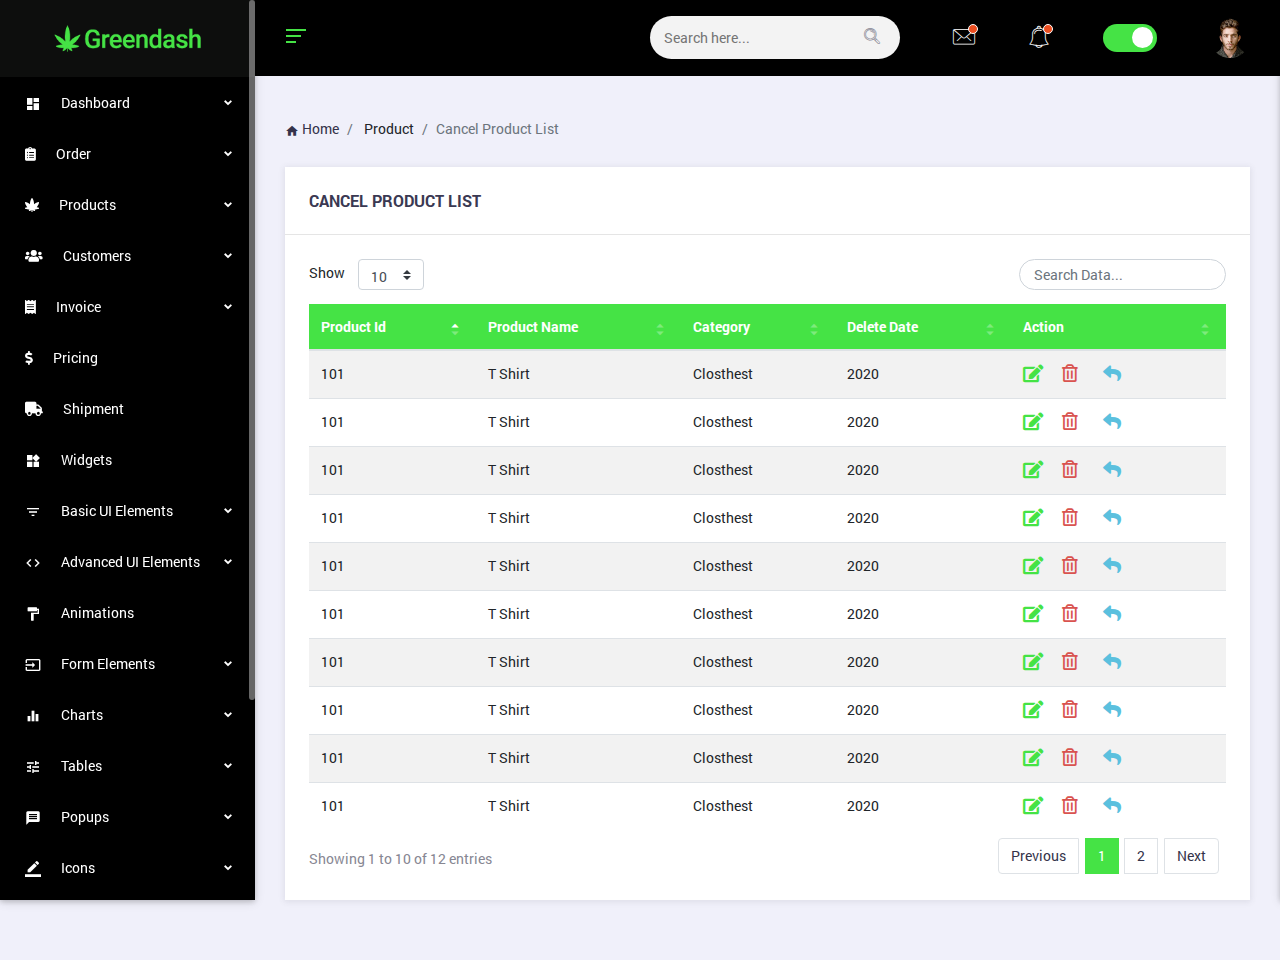
<file: product-delete.html>
<!DOCTYPE html>
<html lang="en">
<head>
    <meta http-equiv="Content-Type" content="text/html; charset=utf-8">
    <meta http-equiv="X-UA-Compatible" content="IE=edge">
    <meta name="viewport" content="width=device-width,initial-scale=1">
    <title>Product Delete</title>
    <!-- Iconic Fonts -->
    <link href="vendors/iconic-fonts/font-awesome/css/all.min.css" rel="stylesheet">
    <link href="https://fonts.googleapis.com/icon?family=Material+Icons" rel="stylesheet">
    <link rel="stylesheet" href="vendors/iconic-fonts/flat-icons/flaticon.css">
    <!-- Bootstrap core CSS -->
    <link href="assets/css/bootstrap.min.css" rel="stylesheet">
    <!-- jQuery UI -->
    <link href="assets/css/jquery-ui.min.css" rel="stylesheet">
    <!-- Page Specific Css (Datatables.css) -->
    <link href="assets/css/datatables.min.css" rel="stylesheet">
    <!-- Sweet   -->
    <link href="assets/css/sweetalert2.min.css" rel="stylesheet">
    <!-- Greendash styles -->
    <link href="assets/css/style.css" rel="stylesheet">
    <link rel="stylesheet" href="assets/css/myStyle.css">
    <!-- Favicon -->
    <link rel="icon" type="image/png" sizes="32x32" href="favicon.ico">
</head>

<body class="ms-body ms-aside-left-open ms-primary-theme ">
    
    <!-- Preloader -->
    <div id="preloader-wrap">
        <div class="spinner spinner-8">
            <div class="ms-circle1 ms-child"></div>
            <div class="ms-circle2 ms-child"></div>
            <div class="ms-circle3 ms-child"></div>
            <div class="ms-circle4 ms-child"></div>
            <div class="ms-circle5 ms-child"></div>
            <div class="ms-circle6 ms-child"></div>
            <div class="ms-circle7 ms-child"></div>
            <div class="ms-circle8 ms-child"></div>
            <div class="ms-circle9 ms-child"></div>
            <div class="ms-circle10 ms-child"></div>
            <div class="ms-circle11 ms-child"></div>
            <div class="ms-circle12 ms-child"></div>
        </div>
    </div>

    <!-- Overlays -->
    <!-- <div class="ms-aside-overlay ms-overlay-left ms-toggler" data-target="#ms-side-nav" data-toggle="slideLeft"></div>
    <div class="ms-aside-overlay ms-overlay-right ms-toggler" data-target="#ms-recent-activity" data-toggle="slideRight"></div> -->

    <!-- Sidebar Navigation Left -->
    <aside id="ms-side-nav" class="side-nav fixed ms-aside-scrollable ms-aside-left">
        <!-- Logo -->
        <div class="logo-sn ms-d-block-lg">
            <a class="pl-0 ml-0 text-center" href="index.html"> <img src="assets/img/dashboard/greendash-logo.png" alt="logo"> </a>
        </div>

        <!-- Navigation -->
        <ul class="accordion ms-main-aside fs-14" id="side-nav-accordion">
            <!-- Dashboard -->
            <li class="menu-item">
                <a href="#" class="has-chevron" data-toggle="collapse" data-target="#dashboard" aria-expanded="false" aria-controls="dashboard">
                    <span><i class="material-icons fs-16">dashboard</i>Dashboard </span>
                </a>
                <ul id="dashboard" class="collapse" aria-labelledby="dashboard" data-parent="#side-nav-accordion">
                    <li> <a href="index.html"><i class="fa fa-chevron-right"></i>Greendash</a> </li>
                </ul>
            </li>
            <!-- /Dashboard -->

            <!-- Order Page Elements -->
            <li class="menu-item">
                <a href="#" class="has-chevron" data-toggle="collapse" data-target="#order-page" aria-expanded="false" aria-controls="order-page">
                    <span><i class="fas fa-clipboard-list"></i>Order</span>
                </a>
                <ul id="order-page" class="collapse" aria-labelledby="order-page" data-parent="#side-nav-accordion">
                    <li> 
                        <a href="pages/order/order-status.html"><i class="fa fa-chevron-right"></i>Order Status</a> 
                    </li>

                </ul>
            </li>
            <!-- /order page -->

            <!-- Product Page Elements -->
            <li class="menu-item">
                <a href="#" class="has-chevron" data-toggle="collapse" data-target="#product-page" aria-expanded="false" aria-controls="product-page">
                    <span><i class="fas fa-cannabis"></i>Products</span>
                </a>
                <ul id="product-page" class="collapse" aria-labelledby="product-page" data-parent="#side-nav-accordion">
                    <li> 
                        <a href="pages/product/product-list.html"><i class="fa fa-chevron-right"></i>Products-list</a> 
                    </li>
                    <li> 
                        <a href="pages/product/product-grid.html"><i class="fa fa-chevron-right"></i>Products-Grid</a> 
                    </li>
                    <li> 
                        <a href="pages/product/product-detail.html"><i class="fa fa-chevron-right"></i>Products-Details</a> 
                    </li>
                    <li> 
                        <a href="pages/product/cancel-product.html"><i class="fa fa-chevron-right"></i> Cancel Products</a> 
                    </li>
                    <li> 
                        <a href="pages/product/return-product.html"><i class="fa fa-chevron-right"></i>Return Products</a> 
                    </li>
                    <li> 
                        <a href="pages/add-product.html"><i class="fa fa-chevron-right"></i>Add Product</a> 
                    </li>
                </ul>
            </li>
            <!-- /Product page -->

            <!---Customer Page Elements -->
            <li class="menu-item">
                <a href="#" class="has-chevron" data-toggle="collapse" data-target="#customer" aria-expanded="false" aria-controls="customer">
                    <span><i class="fas fa-users"></i>Customers</span>
                </a>
                <ul id="customer" class="collapse" aria-labelledby="customer" data-parent="#side-nav-accordion">
                    <li> 
                        <a href="pages/customer/customer.html"><i class="fa fa-chevron-right"></i>Customers-list</a> 
                    </li>
                    <li> 
                        <a href="pages/customer/reviews.html"><i class="fa fa-chevron-right"></i>Reviwes</a> 
                    </li>
                </ul>
            </li>
            <!-- /Customer page -->

            <!-- Invoice -->
            <li class="menu-item">
                <a href="#" class="has-chevron" data-toggle="collapse" data-target="#invoice" aria-expanded="false" aria-controls="invoice">
                    <span><i class="fas fa-receipt"></i>Invoice</span>
                </a>
                <ul id="invoice" class="collapse" aria-labelledby="invoice" data-parent="#side-nav-accordion">
                    <li> 
                        <a href="pages/invoice/invoice.html"><i class="fa fa-chevron-right"></i>Invoice</a> 
                    </li>
                    <li> 
                        <a href="pages/invoice/invoice-list.html"><i class="fa fa-chevron-right"></i>Invoice-List</a> 
                    </li>
                </ul>
            </li>
            <!-- /Invoice -->

            <!-- Pricing -->
            <li class="menu-item">
                <a href="pages/pricing.html">
                    <span><i class="fas fa-dollar-sign"></i>Pricing</span>
                </a>
            </li>
            <!-- /Pricing -->

            <!-- Shipment -->
            <li class="menu-item">
                <a href="pages/shipment.html">
                    <span><i class="fas fa-truck"></i>Shipment</span>
                </a>
            </li>
            <!-- /Shipment -->

            <li class="menu-item">
                <a href="pages/widgets.html">
                    <span><i class="material-icons fs-16">widgets</i>Widgets</span>
                </a>
            </li>

            <!-- Basic UI Elements -->
            <li class="menu-item">
                <a href="#" class="has-chevron" data-toggle="collapse" data-target="#basic-elements" aria-expanded="false" aria-controls="basic-elements">
                    <span><i class="material-icons fs-16">filter_list</i>Basic UI Elements</span>
                 </a>
                <ul id="basic-elements" class="collapse" aria-labelledby="basic-elements" data-parent="#side-nav-accordion">
                    <li> 
                        <a href="pages/ui-basic/accordions.html">Accordions</a> 
                    </li>
                    <li> 
                        <a href="pages/ui-basic/alerts.html">Alerts</a> 
                    </li>
                    <li> 
                        <a href="pages/ui-basic/buttons.html">Buttons</a> 
                    </li>
                    <li> 
                        <a href="pages/ui-basic/breadcrumbs.html">
                            Breadcrumbs
                        </a>
                    </li>
                    <li> 
                        <a href="pages/ui-basic/badges.html">Badges</a> 
                    </li>
                    <li> 
                        <a href="pages/ui-basic/cards.html">Cards</a> 
                    </li>
                    <li> 
                        <a href="pages/ui-basic/progress-bars.html">Progress Bars</a> 
                    </li>
                    <li> 
                        <a href="pages/ui-basic/preloaders.html">Pre-loaders</a>
                    </li>
                    <li> 
                        <a href="pages/ui-basic/pagination.html">Pagination</a>
                    </li>
                    <li> 
                        <a href="pages/ui-basic/tabs.html">Tabs</a> 
                    </li>

                    <li> 
                        <a href="pages/ui-basic/typography.html">Typography</a>
                    </li>
                </ul>
            </li>
            <!-- /Basic UI Elements -->

            <!-- Advanced UI Elements -->
            <li class="menu-item">
                <a href="#" class="has-chevron" data-toggle="collapse" data-target="#advanced-elements" aria-expanded="false" aria-controls="advanced-elements">
                    <span><i class="material-icons fs-16">code</i>Advanced UI Elements</span>
                </a>
                <ul id="advanced-elements" class="collapse" aria-labelledby="advanced-elements" data-parent="#side-nav-accordion">
                    <li> 
                        <a href="pages/ui-advanced/draggables.html">Draggables</a> 
                    </li>
                    <li> 
                        <a href="pages/ui-advanced/sliders.html">Sliders</a> 
                    </li>
                    <li> 
                        <a href="pages/ui-advanced/modals.html">Modals</a> 
                    </li>
                    <li> 
                        <a href="pages/ui-advanced/rating.html">Rating</a>
                    </li>
                    <li> 
                        <a href="pages/ui-advanced/tour.html">Tour</a> 
                    </li>
                    <li> 
                        <a href="pages/ui-advanced/cropper.html">Cropper</a> 
                    </li>
                    <li> 
                        <a href="pages/ui-advanced/range-slider.html">Range Slider</a> 
                    </li>
                </ul>
            </li>
            <!-- /Advanced UI Elements -->

            <li class="menu-item">
                <a href="pages/animation.html">
                    <span><i class="material-icons fs-16">format_paint</i>Animations</span>
                </a>
            </li>
            <!-- Form Elements -->

            <li class="menu-item">
                <a href="#" class="has-chevron" data-toggle="collapse" data-target="#form-elements" aria-expanded="false" aria-controls="form-elements">
                    <span><i class="material-icons fs-16">input</i>Form Elements</span>
                </a>
                <ul id="form-elements" class="collapse" aria-labelledby="form-elements" data-parent="#side-nav-accordion">
                    <li> <a href="pages/form/form-elements.html">Form Elements</a> </li>
                    <li> <a href="pages/form/form-layout.html">Form Layouts</a> </li>
                    <li> <a href="pages/form/form-validation.html">Form Validation</a> </li>
                    <li> <a href="pages/form/form-wizard.html">Form Wizard</a> </li>
                </ul>
            </li>
            <!-- /Form Elements -->

            <!-- Charts -->
            <li class="menu-item">
                <a href="#" class="has-chevron" data-toggle="collapse" data-target="#charts" aria-expanded="false" aria-controls="charts">
                    <span><i class="material-icons fs-16">equalizer</i>Charts</span>
                </a>
                <ul id="charts" class="collapse" aria-labelledby="charts" data-parent="#side-nav-accordion">
                    <li> <a href="pages/charts/chartjs.html">Chart JS</a> </li>
                    <li> <a href="pages/charts/morris-charts.html">Morris Chart</a> </li>
                </ul>
            </li>
            <!-- /Charts -->

             <!-- Tables -->
            <li class="menu-item">
                <a href="#" class="has-chevron" data-toggle="collapse" data-target="#tables" aria-expanded="false" aria-controls="tables">
                    <span><i class="material-icons fs-16">tune</i>Tables</span>
                </a>
                <ul id="tables" class="collapse" aria-labelledby="tables" data-parent="#side-nav-accordion">
                    <li> <a href="pages/tables/basic-tables.html">Basic Tables</a> </li>
                    <li> <a href="pages/tables/data-tables.html">Data tables</a> </li>
                </ul>
            </li>
            <!-- /Tables -->

            <!-- Popups -->
            <li class="menu-item">
                <a href="#" class="has-chevron" data-toggle="collapse" data-target="#popups" aria-expanded="false" aria-controls="popups">
                    <span><i class="material-icons fs-16">message</i>Popups</span>
                </a>
                <ul id="popups" class="collapse" aria-labelledby="popups" data-parent="#side-nav-accordion">
                    <li> <a href="pages/popups/sweet-alerts.html">Sweet Alerts</a> </li>
                    <li> <a href="pages/popups/toast.html">Toast</a> </li>
                </ul>
            </li>
            <!-- /Popups -->

            <!-- Icons -->
            <li class="menu-item">
                <a href="#" class="has-chevron" data-toggle="collapse" data-target="#icons" aria-expanded="false" aria-controls="icons">
                    <span><i class="material-icons fs-16">border_color</i>Icons</span>
                </a>
                <ul id="icons" class="collapse" aria-labelledby="icons" data-parent="#side-nav-accordion">
                    <li> <a href="pages/icons/fontawesome.html">Fontawesome</a> </li>
                    <li> <a href="pages/icons/flaticons.html">Flaticons</a> </li>
                    <li> <a href="pages/icons/materialize.html">Materialize</a> </li>
                </ul>
            </li>
            <!-- /Icons -->

            <!-- Maps -->
            <li class="menu-item">
                <a href="#" class="has-chevron" data-toggle="collapse" data-target="#maps" aria-expanded="false" aria-controls="maps">
                    <span><i class="material-icons fs-16">map</i>Maps</span>
                </a>
                <ul id="maps" class="collapse" aria-labelledby="maps" data-parent="#side-nav-accordion">
                    <li> <a href="pages/maps/google-maps.html">Google Maps</a> </li>
                    <li> <a href="pages/maps/vector-maps.html">Vector Maps</a> </li>
                </ul>
            </li>
            <!-- /Maps -->

            <!-- Pages -->
            <li class="menu-item">
                <a href="#" class="has-chevron" data-toggle="collapse" data-target="#pages" aria-expanded="false" aria-controls="pages">
                    <span><i class="material-icons fs-16">insert_drive_file</i>Pages</span>
                </a>
                <ul id="pages" class="collapse" aria-labelledby="pages" data-parent="#side-nav-accordion">
                    <li class="menu-item">
                        <a href="#" class="has-chevron" data-toggle="collapse" data-target="#authentication" aria-expanded="false" aria-controls="authentication">Authentication</a>
                        <ul id="authentication" class="collapse" aria-labelledby="authentication" data-parent="#pages">
                            <li> <a href="pages/prebuilt-pages/default-login.html">Default Login</a> </li>
                            <li> <a href="pages/prebuilt-pages/modal-login.html">Modal Login</a> </li>
                            <li> <a href="pages/prebuilt-pages/default-register.html">Default Registration</a> </li>
                            <li> <a href="pages/prebuilt-pages/modal-register.html">Modal Registration</a> </li>
                            <li> <a href="pages/prebuilt-pages/lock-screen.html">Lock Screen</a> </li>
                        </ul>
                    </li>
                    <li> <a href="pages/prebuilt-pages/coming-soon.html">Coming Soon</a> </li>
                    <li> <a href="pages/prebuilt-pages/error.html">Error Page</a> </li>
                    <li class="menu-item"> <a href="pages/prebuilt-pages/faq.html"> FAQ </a> </li>
                    <li class="menu-item"> <a href="pages/prebuilt-pages/portfolio.html"> Portfolio </a> </li>
                    <li class="menu-item"> <a href="pages/prebuilt-pages/user-profile.html"> User Profile </a> </li>
                    <li class="menu-item"> <a href="pages/prebuilt-pages/invoice.html"> Invoice </a> </li>
                </ul>
            </li>
            <!-- /Pages -->

            <!-- Bonus Pages -->
            <li class="menu-item">
                <a href="#" class="has-chevron" data-toggle="collapse" data-target="#bonuspages" aria-expanded="false" aria-controls="pages">
                    <span><i class="material-icons fs-16">insert_drive_file</i> Bonus Pages</span>
                </a>
                <ul id="bonuspages" class="collapse" aria-labelledby="pages" data-parent="#side-nav-accordion">
                    <li> <a href="pages/dashboard/cryptocurrency.html">Crypto Currency</a> </li>
                    <li> <a href="pages/dashboard/web-analytics.html"> Web Analytics </a> </li>
                    <li> <a href="pages/dashboard/social-media.html">Social Media</a> </li>
                    <li> <a href="pages/dashboard/project-management.html">Project Management</a> </li>
                    <li> <a href="pages/dashboard/client-management.html">Client Management</a> </li>
                </ul>
            </li>
            <!-- /Bonus Pages -->

            <!-- Apps -->
            <li class="menu-item">
                <a href="#" class="has-chevron" data-toggle="collapse" data-target="#apps" aria-expanded="false" aria-controls="apps">
                    <span><i class="material-icons fs-16">phone_iphone</i>Apps</span>
                </a>
                <ul id="apps" class="collapse" aria-labelledby="apps" data-parent="#side-nav-accordion">
                    <li> <a href="chat-box.html">Chat</a> </li>
                    <li> <a href="email.html">Email</a> </li>
                    <li> <a href="to-do-list.html">To-do List</a> </li>
                </ul>
            </li>
            <!-- /Apps -->
        </ul>
    </aside>

    <!-- Sidebar Right -->
    <aside id="ms-recent-activity" class="side-nav fixed ms-aside-right ms-scrollable">
        <div class="ms-aside-header">
            <ul class="nav nav-tabs tabs-bordered d-flex nav-justified mb-3" role="tablist">
                <li role="presentation" class="fs-12">
                    <a href="#activityLog" aria-controls="activityLog" class="active" role="tab" data-toggle="tab"> Activity Log</a>
                </li>
                <li role="presentation" class="fs-12">
                    <a href="#recentPosts" aria-controls="recentPosts" role="tab" data-toggle="tab"> Settings </a>
                </li>
                <li>
                    <button type="button" class="close ms-toggler text-center" data-target="#ms-recent-activity" data-toggle="slideRight"><span aria-hidden="true">&times;</span></button>
                </li>
            </ul>
        </div>

        <div class="ms-aside-body">
            <div class="tab-content">
                <div role="tabpanel" class="tab-pane active fade show" id="activityLog">
                    <ul class="ms-activity-log">
                        <li>
                            <div class="ms-btn-icon btn-pill icon btn-light">
                                <i class="flaticon-gear"></i>
                            </div>
                            <h6>Update 1.0.0 Pushed</h6>
                            <span> <i class="material-icons">event</i>1 January, 2019</span>
                            <p class="fs-14">Lorem ipsum dolor sit amet, consectetur adipiscing elit. Quisque scelerisque diam non nisi semper, ula in sodales vehicula....</p>
                        </li>
                        <li>
                            <div class="ms-btn-icon btn-pill icon btn-success">
                                <i class="flaticon-tick-inside-circle"></i>
                            </div>
                            <h6>Profile Updated</h6>
                            <span> <i class="material-icons">event</i>4 March, 2018</span>
                            <p class="fs-14">Curabitur purus sem, malesuada eu luctus eget, suscipit sed turpis. Nam pellentesque felis vitae justo accumsan, sed semper nisi sollicitudin...</p>
                        </li>
                        <li>
                            <div class="ms-btn-icon btn-pill icon btn-warning">
                                <i class="flaticon-alert-1"></i>
                            </div>
                            <h6>Your payment is due</h6>
                            <span> <i class="material-icons">event</i>1 January, 2019</span>
                            <p class="fs-14">Lorem ipsum dolor sit amet, consectetur adipiscing elit. Quisque scelerisque diam non nisi semper, ula in sodales vehicula....</p>
                        </li>
                        <li>
                            <div class="ms-btn-icon btn-pill icon btn-danger">
                                <i class="flaticon-alert"></i>
                            </div>
                            <h6>Database Error</h6>
                            <span> <i class="material-icons">event</i>4 March, 2018</span>
                            <p class="fs-14">Curabitur purus sem, malesuada eu luctus eget, suscipit sed turpis. Nam pellentesque felis vitae justo accumsan, sed semper nisi sollicitudin...</p>
                        </li>
                        <li>
                            <div class="ms-btn-icon btn-pill icon btn-info">
                                <i class="flaticon-information"></i>
                            </div>
                            <h6>Checkout what's Trending</h6>
                            <span> <i class="material-icons">event</i>1 January, 2019</span>
                            <p class="fs-14">Lorem ipsum dolor sit amet, consectetur adipiscing elit. Quisque scelerisque diam non nisi semper, ula in sodales vehicula....</p>
                        </li>
                        <li>
                            <div class="ms-btn-icon btn-pill icon btn-secondary">
                                <i class="flaticon-diamond"></i>
                            </div>
                            <h6>Your Dashboard is ready</h6>
                            <span> <i class="material-icons">event</i>4 March, 2018</span>
                            <p class="fs-14">Curabitur purus sem, malesuada eu luctus eget, suscipit sed turpis. Nam pellentesque felis vitae justo accumsan, sed semper nisi sollicitudin...</p>
                        </li>
                    </ul>

                    <a href="#" class="btn btn-primary d-block"> View All </a>
                </div>

                <div role="tabpanel" class="tab-pane fade" id="recentPosts">
                    <h6>General Settings</h6>
                    <div class="ms-form-group">
                        <span class="ms-option-name fs-14">Location Tracking</span>
                        <label class="ms-switch float-right">
                            <input type="checkbox">
                            <span class="ms-switch-slider round"></span>
                        </label>
                    </div>
                    <div class="ms-form-group">
                        <span class="ms-option-name fs-14">Allow Notifications</span>
                        <label class="ms-switch float-right">
                            <input type="checkbox">
                            <span class="ms-switch-slider round"></span>
                        </label>
                    </div>

                    <div class="ms-form-group">
                        <span class="ms-option-name fs-14">Allow Popups</span>
                        <label class="ms-switch float-right">
                            <input type="checkbox" checked>
                            <span class="ms-switch-slider round"></span>
                        </label>
                    </div>

                    <h6>Log Settings</h6>
                    <div class="ms-form-group">
                        <span class="ms-option-name fs-14">Enable Logging</span>
                        <label class="ms-switch float-right">
                            <input type="checkbox" checked>
                            <span class="ms-switch-slider round"></span>
                        </label>
                    </div>
                    <div class="ms-form-group">
                        <span class="ms-option-name fs-14">Audit Logs</span>
                        <label class="ms-switch float-right">
                            <input type="checkbox">
                            <span class="ms-switch-slider round"></span>
                        </label>
                    </div>
                    <div class="ms-form-group">
                        <span class="ms-option-name fs-14">Error Logs</span>
                        <label class="ms-switch float-right">
                            <input type="checkbox" checked>
                            <span class="ms-switch-slider round"></span>
                        </label>
                    </div>
                    <h6>Advanced Settings</h6>
                    <div class="ms-form-group">
                        <span class="ms-option-name fs-14">Enable Logging</span>
                        <label class="ms-switch float-right">
                            <input type="checkbox" checked>
                            <span class="ms-switch-slider round"></span>
                            </label>
                    </div>
                    <div class="ms-form-group">
                        <span class="ms-option-name fs-14">Audit Logs</span>
                        <label class="ms-switch float-right">
                            <input type="checkbox">
                            <span class="ms-switch-slider round"></span>
                        </label>
                    </div>
                    <div class="ms-form-group">
                        <span class="ms-option-name fs-14">Error Logs</span>
                        <label class="ms-switch float-right">
                            <input type="checkbox" checked>
                            <span class="ms-switch-slider round"></span>
                        </label>
                    </div>
                </div>
            </div>
        </div>
    </aside>

    <!-- Main Content -->
    <main class="body-content">

        <!-- Navigation Bar -->
        <nav class="navbar ms-navbar">

            <div class="ms-aside-toggler ms-toggler pl-0" data-target="#ms-side-nav" data-toggle="slideLeft">
                <span class="ms-toggler-bar bg-primary"></span>
                <span class="ms-toggler-bar bg-primary"></span>
                <span class="ms-toggler-bar bg-primary"></span>
            </div>


            <div class="logo-sn logo-sm ms-d-block-sm">
                <a class="pl-0 ml-0 text-center navbar-brand mr-0" href="index.html">
                    <img src="assets/img/dashboard/greendash-logo-84x41.png" alt="logo"> 
                </a>
            </div>

            <ul class="ms-nav-list ms-inline mb-0" id="ms-nav-options">
                <li class="ms-nav-item ms-search-form pb-0 py-0">
                    <form class="ms-form" method="post">
                        <div class="ms-form-group my-0 mb-0 has-icon fs-14">
                            <input type="search" class="ms-form-input" name="search" placeholder="Search here..." value="">
                            <i class="flaticon-search text-disabled"></i>
                        </div>
                    </form>
                </li>

                <li class="ms-nav-item dropdown">
                    <a href="#" class="text-disabled ms-has-notification" id="mailDropdown" data-toggle="dropdown" aria-haspopup="true" aria-expanded="false"><i class="flaticon-mail"></i></a>
                    <ul class="dropdown-menu dropdown-menu-right" aria-labelledby="mailDropdown">
                        <li class="dropdown-menu-header">
                            <h6 class="dropdown-header ms-inline m-0">
                                <span class="text-disabled">Mail</span>
                            </h6>
                            <span class="badge badge-pill badge-success">3 New</span>
                        </li>

                        <li class="dropdown-divider"></li>
                        <li class="ms-scrollable ms-dropdown-list">
                            <a class="media p-2" href="#">
                                <div class="ms-chat-status ms-status-offline ms-chat-img mr-2 align-self-center">
                                    <img src="assets/img/dashboard/rakhan-potik-1.jpg" class="ms-img-round" alt="people">
                                </div>
                                <div class="media-body">
                                    <span>Hey man, looking forward to your new project.</span>
                                    <p class="fs-10 my-1 text-disabled"><i class="material-icons">access_time</i> 30 seconds ago</p>
                                </div>
                            </a>

                            <a class="media p-2" href="#">
                                <div class="ms-chat-status ms-status-online ms-chat-img mr-2 align-self-center">
                                    <img src="assets/img/dashboard/rakhan-potik-2.jpg" class="ms-img-round" alt="people">
                                </div>
                                <div class="media-body">
                                    <span>Dear John, I was told you bought Greendash! Send me your feedback</span>
                                    <p class="fs-10 my-1 text-disabled"><i class="material-icons">access_time</i> 28 minutes ago</p>
                                </div>
                            </a>

                            <a class="media p-2" href="#">
                                <div class="ms-chat-status ms-status-offline ms-chat-img mr-2 align-self-center">
                                    <img src="assets/img/dashboard/rakhan-potik-3.jpg" class="ms-img-round" alt="people">
                                </div>
                                <div class="media-body">
                                    <span>How many people are we inviting to the dashboard?</span>
                                    <p class="fs-10 my-1 text-disabled"><i class="material-icons">access_time</i> 6 hours ago</p>
                                </div>
                            </a>
                        </li>

                        <li class="dropdown-divider"></li>
                        <li class="dropdown-menu-footer text-center">
                            <a href="pages/apps/email.html">Go to Inbox</a>
                        </li>
                    </ul>
                </li>

                <li class="ms-nav-item dropdown">
                    <a href="#" class="text-disabled ms-has-notification" id="notificationDropdown" data-toggle="dropdown" aria-haspopup="true" aria-expanded="false">
                        <i class="flaticon-bell"></i>
                    </a>

                    <ul class="dropdown-menu dropdown-menu-right" aria-labelledby="notificationDropdown">
                        <li class="dropdown-menu-header">
                            <h6 class="dropdown-header ms-inline m-0">
                                <span class="text-disabled">Notifications</span>
                            </h6>
                            <span class="badge badge-pill badge-info">4 New</span>
                        </li>
                        <li class="dropdown-divider"></li>
                        <li class="ms-scrollable ms-dropdown-list">
                            <a class="media p-2" href="#">
                                <div class="media-body">
                                    <span>12 ways to improve your crypto dashboard</span>
                                    <p class="fs-10 my-1 text-disabled"><i class="material-icons">access_time</i> 30 seconds ago</p>
                                </div>
                            </a>
                            <a class="media p-2" href="#">
                                <div class="media-body">
                                    <span>You have newly registered users</span>
                                    <p class="fs-10 my-1 text-disabled"><i class="material-icons">access_time</i> 45 minutes ago</p>
                                </div>
                            </a>

                            <a class="media p-2" href="#">
                                <div class="media-body">
                                    <span>Your account was logged in from an unauthorized IP</span>
                                    <p class="fs-10 my-1 text-disabled"><i class="material-icons">access_time</i> 2 hours ago</p>
                                </div>
                            </a>

                            <a class="media p-2" href="#">
                                <div class="media-body">
                                    <span>An application form has been submitted</span>
                                    <p class="fs-10 my-1 text-disabled"><i class="material-icons">access_time</i> 1 day ago</p>
                                </div>
                            </a>
                        </li>

                        <li class="dropdown-divider"></li>
                        <li class="dropdown-menu-footer text-center">
                            <a href="#">View all Notifications</a>
                        </li>
                    </ul>
                </li>

                <li class="ms-nav-item m-0 display-none-sm">
                    <label class="ms-switch m-0">
                        <input type="checkbox" id="remove-quickbar" checked="">
                        <span class="ms-switch-slider round"></span>
                    </label>
                </li>

                <li class="ms-nav-item ms-nav-user dropdown">
                    <a href="#" id="userDropdown" data-toggle="dropdown" aria-haspopup="true" aria-expanded="false"> 
                        <img class="ms-user-img ms-img-round float-right" src="assets/img/dashboard/rakhan-potik-1.jpg" alt="people"> 
                    </a>

                    <ul class="dropdown-menu dropdown-menu-right user-dropdown" aria-labelledby="userDropdown">
                        <li class="dropdown-menu-header">
                            <h6 class="dropdown-header ms-inline m-0"><span class="text-disabled">Welcome, Anny Farisha</span></h6>
                        </li>
                        <li class="dropdown-divider"></li>
                        <li class="ms-dropdown-list">
                            <a class="media fs-14 p-2" href="http://slidesigma.com/themes/html/prebuilt-pages/user-profile.html"> 
                                <span><i class="flaticon-user mr-2"></i> Profile</span> 
                            </a>
                            <a class="media fs-14 p-2" href="http://slidesigma.com/themes/html/apps/email.html"> 
                                <span><i class="flaticon-mail mr-2"></i> Inbox</span> 
                                <span class="badge badge-pill badge-info">3</span> 
                            </a>
                            <a class="media fs-14 p-2" href="http://slidesigma.com/themes/html/prebuilt-pages/user-profile.html"> 
                                <span><i class="flaticon-gear mr-2"></i> Account Settings</span>
                            </a>
                        </li>
                        <li class="dropdown-divider"></li>
                        <li class="dropdown-menu-footer">
                            <a class="media fs-14 p-2" href="http://slidesigma.com/themes/html/prebuilt-pages/lock-screen.html"> 
                                <span><i class="flaticon-security mr-2"></i> Lock</span> 
                            </a>
                        </li>
                        <li class="dropdown-menu-footer">
                            <a class="media fs-14 p-2" href="http://slidesigma.com/themes/html/prebuilt-pages/default-login.html"> 
                                <span><i class="flaticon-shut-down mr-2"></i> Logout</span> 
                            </a>
                        </li>
                  </ul>
                </li>
            </ul>

            <div class="ms-toggler ms-d-block-sm pr-0 ms-nav-toggler" data-toggle="slideDown" data-target="#ms-nav-options">
                <span class="ms-toggler-bar bg-primary"></span>
                <span class="ms-toggler-bar bg-primary"></span>
                <span class="ms-toggler-bar bg-primary"></span>
            </div>
        </nav>

        <!-- body wrapper -->
        <div class="ms-content-wrapper">
            <div class="row">
                <div class="col-md-12">
                    <nav aria-label="breadcrumb">
                        <ol class="breadcrumb pl-0">
                            <li class="breadcrumb-item"><a href="#"><i class="material-icons">home</i> Home</a></li>
                            <li class="breadcrumb-item " aria-current="page"> Product</li>

                            <li class="breadcrumb-item active" aria-current="page">Cancel Product List</li>
                        </ol>
                    </nav>
                </div>
                <div class="col-md-12">
                    <div class="ms-panel">
                        <div class="ms-panel-header">
                            <h6>Cancel Product List</h6>
                        </div>
                        <div class="ms-panel-body">
                            <div class="table-responsive">
                                <table id="data-delete-product" class="table table-striped thead-primary w-100">
                                    <tbody>
                                        <tr>
                                            <td>101</td>
                                            <td>T Shirt</td>
                                            <td>Closthest</td>
                                            <td>2020</td>
                                            <td>
                                                <a href="product-detail.html">
                                                    <i class="fa fa-edit ms-text-primary"></i>
                                                </a>
                                                <button type="button" name="button" class="btn-transparent trigger-swal" data-swal="multi-step">
                                                    <i class="far fa-trash-alt ms-text-danger"></i>
                                                </button>
                                                <button type="button" name="button" class="btn-transparent trigger-swal" data-swal="multi-step">
                                                   <i class="fa fa-reply ms-text-info"></i>
                                                </button>

                                            </td>
                                        </tr>
                                        <tr>
                                            <td>101</td>
                                            <td>T Shirt</td>
                                            <td>Closthest</td>
                                            <td>2020</td>
                                            <td>
                                                <a href="product-detail.html">
                                                    <i class="fa fa-edit ms-text-primary"></i>
                                                </a>
                                                <button type="button" name="button" class="btn-transparent trigger-swal" data-swal="multi-step">
                                                    <i class="far fa-trash-alt ms-text-danger"></i>
                                                </button>
                                                <button type="button" name="button" class="btn-transparent trigger-swal" data-swal="multi-step">
                                                   <i class="fa fa-reply ms-text-info"></i>
                                                </button>

                                            </td>
                                        </tr>
                                        <tr>
                                            <td>101</td>
                                            <td>T Shirt</td>
                                            <td>Closthest</td>
                                            <td>2020</td>
                                            <td>
                                                <a href="product-detail.html">
                                                    <i class="fa fa-edit ms-text-primary"></i>
                                                </a>
                                                <button type="button" name="button" class="btn-transparent trigger-swal" data-swal="multi-step">
                                                    <i class="far fa-trash-alt ms-text-danger"></i>
                                                </button>
                                                <button type="button" name="button" class="btn-transparent trigger-swal" data-swal="multi-step">
                                                   <i class="fa fa-reply ms-text-info"></i>
                                                </button>

                                            </td>
                                        </tr>
                                        <tr>
                                            <td>101</td>
                                            <td>T Shirt</td>
                                            <td>Closthest</td>
                                            <td>2020</td>
                                            <td>
                                                <a href="product-detail.html">
                                                    <i class="fa fa-edit ms-text-primary"></i>
                                                </a>
                                                <button type="button" name="button" class="btn-transparent trigger-swal" data-swal="multi-step">
                                                    <i class="far fa-trash-alt ms-text-danger"></i>
                                                </button>
                                                <button type="button" name="button" class="btn-transparent trigger-swal" data-swal="multi-step">
                                                   <i class="fa fa-reply ms-text-info"></i>
                                                </button>

                                            </td>
                                        </tr>
                                        <tr>
                                            <td>101</td>
                                            <td>T Shirt</td>
                                            <td>Closthest</td>
                                            <td>2020</td>
                                            <td>
                                                <a href="product-detail.html">
                                                    <i class="fa fa-edit ms-text-primary"></i>
                                                </a>
                                                <button type="button" name="button" class="btn-transparent trigger-swal" data-swal="multi-step">
                                                    <i class="far fa-trash-alt ms-text-danger"></i>
                                                </button>
                                                <button type="button" name="button" class="btn-transparent trigger-swal" data-swal="multi-step">
                                                   <i class="fa fa-reply ms-text-info"></i>
                                                </button>

                                            </td>
                                        </tr>
                                        <tr>
                                            <td>101</td>
                                            <td>T Shirt</td>
                                            <td>Closthest</td>
                                            <td>2020</td>
                                            <td>
                                                <a href="product-detail.html">
                                                    <i class="fa fa-edit ms-text-primary"></i>
                                                </a>
                                                <button type="button" name="button" class="btn-transparent trigger-swal" data-swal="multi-step">
                                                    <i class="far fa-trash-alt ms-text-danger"></i>
                                                </button>
                                                <button type="button" name="button" class="btn-transparent trigger-swal" data-swal="multi-step">
                                                   <i class="fa fa-reply ms-text-info"></i>
                                                </button>

                                            </td>
                                        </tr>
                                        <tr>
                                            <td>101</td>
                                            <td>T Shirt</td>
                                            <td>Closthest</td>
                                            <td>2020</td>
                                            <td>
                                                <a href="product-detail.html">
                                                    <i class="fa fa-edit ms-text-primary"></i>
                                                </a>
                                                <button type="button" name="button" class="btn-transparent trigger-swal" data-swal="multi-step">
                                                    <i class="far fa-trash-alt ms-text-danger"></i>
                                                </button>
                                                <button type="button" name="button" class="btn-transparent trigger-swal" data-swal="multi-step">
                                                   <i class="fa fa-reply ms-text-info"></i>
                                                </button>

                                            </td>
                                        </tr>
                                        <tr>
                                            <td>101</td>
                                            <td>T Shirt</td>
                                            <td>Closthest</td>
                                            <td>2020</td>
                                            <td>
                                                <a href="product-detail.html">
                                                    <i class="fa fa-edit ms-text-primary"></i>
                                                </a>
                                                <button type="button" name="button" class="btn-transparent trigger-swal" data-swal="multi-step">
                                                    <i class="far fa-trash-alt ms-text-danger"></i>
                                                </button>
                                                <button type="button" name="button" class="btn-transparent trigger-swal" data-swal="multi-step">
                                                   <i class="fa fa-reply ms-text-info"></i>
                                                </button>

                                            </td>
                                        </tr>
                                        <tr>
                                            <td>101</td>
                                            <td>T Shirt</td>
                                            <td>Closthest</td>
                                            <td>2020</td>
                                            <td>
                                                <a href="product-detail.html">
                                                    <i class="fa fa-edit ms-text-primary"></i>
                                                </a>
                                                <button type="button" name="button" class="btn-transparent trigger-swal" data-swal="multi-step">
                                                    <i class="far fa-trash-alt ms-text-danger"></i>
                                                </button>
                                                <button type="button" name="button" class="btn-transparent trigger-swal" data-swal="multi-step">
                                                   <i class="fa fa-reply ms-text-info"></i>
                                                </button>

                                            </td>
                                        </tr>
                                        <tr>
                                            <td>101</td>
                                            <td>T Shirt</td>
                                            <td>Closthest</td>
                                            <td>2020</td>
                                            <td>
                                                <a href="product-detail.html">
                                                    <i class="fa fa-edit ms-text-primary"></i>
                                                </a>
                                                <button type="button" name="button" class="btn-transparent trigger-swal" data-swal="multi-step">
                                                    <i class="far fa-trash-alt ms-text-danger"></i>
                                                </button>
                                                <button type="button" name="button" class="btn-transparent trigger-swal" data-swal="multi-step">
                                                   <i class="fa fa-reply ms-text-info"></i>
                                                </button>

                                            </td>
                                        </tr>
                                        <tr>
                                            <td>101</td>
                                            <td>T Shirt</td>
                                            <td>Closthest</td>
                                            <td>2020</td>
                                            <td>
                                                <a href="product-detail.html">
                                                    <i class="fa fa-edit ms-text-primary"></i>
                                                </a>
                                                <button type="button" name="button" class="btn-transparent trigger-swal" data-swal="multi-step">
                                                    <i class="far fa-trash-alt ms-text-danger"></i>
                                                </button>
                                                <button type="button" name="button" class="btn-transparent trigger-swal" data-swal="multi-step">
                                                   <i class="fa fa-reply ms-text-info"></i>
                                                </button>

                                            </td>
                                        </tr>
                                        <tr>
                                            <td>101</td>
                                            <td>T Shirt</td>
                                            <td>Closthest</td>
                                            <td>2020</td>
                                            <td>
                                                <a href="product-detail.html">
                                                    <i class="fa fa-edit ms-text-primary"></i>
                                                </a>
                                                <button type="button" name="button" class="btn-transparent trigger-swal" data-swal="multi-step">
                                                    <i class="far fa-trash-alt ms-text-danger"></i>
                                                </button>
                                                <button type="button" name="button" class="btn-transparent trigger-swal" data-swal="multi-step">
                                                   <i class="fa fa-reply ms-text-info"></i>
                                                </button>

                                            </td>
                                        </tr>
                                    </tbody>
                                </table>
                            </div>
                        </div>
                    </div>
                </div>
            </div>
        </div>
    </main>

    <!-- Quick bar -->
    <aside id="ms-quick-bar" class="ms-quick-bar fixed ms-d-block-lg">

        <ul class="nav nav-tabs ms-quick-bar-list" role="tablist">
            <li class="ms-quick-bar-item ms-has-qa" role="presentation" data-toggle="tooltip" data-placement="left" title="Launch Chat" data-title="Chat">
                <a href="#qa-chat" aria-controls="qa-chat" role="tab" data-toggle="tab">
                    <i class="flaticon-chat"></i>
                    <span class="ms-quick-bar-label">Chat</span>
                </a>
            </li>

            <li class="ms-quick-bar-item ms-has-qa" role="presentation" data-toggle="tooltip" data-placement="left" title="Launch Email" data-title="Email">
                <a href="#qa-email" aria-controls="qa-email" role="tab" data-toggle="tab">
                    <i class="flaticon-mail"></i>
                    <span class="ms-quick-bar-label">Email</span>
                </a>
            </li>

            <li class="ms-quick-bar-item ms-has-qa" role="presentation" data-toggle="tooltip" data-placement="left" title="Launch To-do-list" data-title="To-do-list">
                <a href="#qa-toDo" aria-controls="qa-toDo" role="tab" data-toggle="tab">
                    <i class="flaticon-list"></i>
                    <span class="ms-quick-bar-label">To-do</span>
                </a>
            </li>

            <li class="ms-quick-bar-item ms-has-qa" role="presentation" data-toggle="tooltip" data-placement="left" title="Launch Reminders" data-title="Reminders">
                <a href="#qa-reminder" aria-controls="qa-reminder" role="tab" data-toggle="tab">
                    <i class="flaticon-bell"></i>
                    <span class="ms-quick-bar-label">Reminder</span>
                </a>
            </li>

            <li class="ms-quick-bar-item ms-has-qa" role="presentation" data-toggle="tooltip" data-placement="left" title="Launch Notes" data-title="Notes">
                <a href="#qa-notes" aria-controls="qa-notes" role="tab" data-toggle="tab">
                    <i class="flaticon-pencil"></i>
                    <span class="ms-quick-bar-label">Notes</span>
                </a>
            </li>

            <li class="ms-quick-bar-item ms-has-qa" role="presentation" data-toggle="tooltip" data-placement="left" title="Invite Members" data-title="Invite Members">
                <a href="#qa-invite" aria-controls="qa-invite" role="tab" data-toggle="tab">
                    <i class="flaticon-share-1"></i>
                    <span class="ms-quick-bar-label">Invite</span>
                </a>
            </li>
        </ul>

        <div class="ms-configure-qa" data-toggle="tooltip" data-placement="left" title="Configure Quick Access">

            <a href="#">
                <i class="flaticon-hammer"></i>
                <span class="ms-quick-bar-label">Configure</span>
            </a>
        </div>

        <!-- Quick bar Content -->
        <div class="ms-quick-bar-content">

            <div class="ms-quick-bar-header clearfix">
                <h5 class="ms-quick-bar-title float-left">Title</h5>
                <button type="button" class="close ms-toggler" data-target="#ms-quick-bar" data-toggle="hideQuickBar" aria-label="Close">
                    <span aria-hidden="true">&times;</span>
                </button>
            </div>

            <div class="ms-quick-bar-body tab-content">
                <div role="tabpanel" class="tab-pane" id="qa-chat">
                    <div class="ms-chat-container">
                        <div class="ms-chat-header px-3">
                            <div class="ms-chat-user-container media clearfix">
                                <div class="ms-chat-status ms-status-online ms-chat-img mr-3 align-self-center">
                                    <img src="assets/img/dashboard/rakhan-potik-1.jpg" class="ms-img-round" alt="people">
                                </div>

                                <div class="media-body ms-chat-user-info mt-1">
                                    <h6>Anny Farisha</h6>
                                    <a href="#" class="text-disabled has-chevron fs-12" data-toggle="dropdown" aria-haspopup="true" aria-expanded="false">Available</a>

                                    <ul class="dropdown-menu">
                                        <li class="ms-dropdown-list">
                                            <a class="media p-2" href="#">
                                                <div class="media-body">
                                                    <span>Busy</span>
                                                </div>
                                            </a>

                                            <a class="media p-2" href="#">
                                                <div class="media-body">
                                                    <span>Away</span>
                                                </div>
                                            </a>

                                            <a class="media p-2" href="#">
                                                <div class="media-body">
                                                    <span>Offline</span>
                                                </div>
                                            </a>
                                        </li>
                                    </ul>
                                </div>
                            </div>

                            <form class="ms-form my-3" method="post">
                                <div class="ms-form-group my-0 mb-0 has-icon fs-14">
                                    <input type="search" class="ms-form-input w-100" name="search" placeholder="Search for People and Groups" value="">
                                    <i class="flaticon-search text-disabled"></i>
                                </div>
                            </form>
                        </div>

                        <div class="ms-chat-body">
                            <ul class="nav nav-tabs tabs-bordered d-flex nav-justified px-3" role="tablist">
                                <li role="presentation" class="fs-12"><a href="#chats" aria-controls="chats" class="active show" role="tab" data-toggle="tab"> Chats </a></li>
                                <li role="presentation" class="fs-12"><a href="#groups" aria-controls="groups" role="tab" data-toggle="tab"> Groups </a></li>
                                <li role="presentation" class="fs-12"><a href="#contacts" aria-controls="contacts" role="tab" data-toggle="tab"> Contacts </a></li>
                            </ul>

                            <div class="tab-content">
                                <div role="tabpanel" class="tab-pane active show fade in" id="chats">
                                    <ul class="ms-scrollable ms-quickbar-container">
                                        <li class="ms-chat-user-container ms-open-chat ms-deletable p-3 media clearfix">
                                            <div class="ms-chat-status ms-status-away ms-has-new-msg ms-chat-img mr-3 align-self-center">
                                                <span class="msg-count">3</span>
                                                <img src="assets/img/dashboard/rakhan-potik-2.jpg" class="ms-img-round" alt="people">
                                            </div>

                                            <div class="media-body ms-chat-user-info mt-1">
                                                <h6>James Zathila</h6> 
                                                <span class="ms-chat-time">2 Hours ago</span>
                                                <p>Lorem ipsum dolor sit amet, consectetur adipiscing elit. In in arcu turpis. Nunc</p>
                                                <i class="flaticon-trash ms-delete-trigger"> </i>
                                            </div>
                                        </li>

                                        <li class="ms-chat-user-container ms-open-chat ms-deletable p-3 media clearfix">
                                            <div class="ms-chat-status ms-status-online ms-chat-img mr-3 align-self-center">
                                                <img src="assets/img/dashboard/rakhan-potik-3.jpg" class="ms-img-round" alt="people">
                                            </div>

                                            <div class="media-body ms-chat-user-info mt-1">
                                                <h6>Raymart Sandiago</h6> <span class="ms-chat-time">3 Hours ago</span>
                                                <p>Lorem ipsum dolor sit amet, consectetur adipiscing elit. In in arcu turpis. Nunc</p>
                                                <i class="flaticon-trash ms-delete-trigger"> </i>
                                            </div>
                                        </li>

                                        <li class="ms-chat-user-container ms-open-chat ms-deletable p-3 media clearfix">
                                            <div class="ms-chat-status ms-status-offline ms-chat-img mr-3 align-self-center">
                                                <img src="assets/img/dashboard/rakhan-potik-4.jpg" class="ms-img-round" alt="people">
                                            </div>

                                            <div class="media-body ms-chat-user-info mt-1">
                                                <h6>Heather Brown</h6> <span class="ms-chat-time">12 Hours ago</span>
                                                <p>Lorem ipsum dolor sit amet, consectetur adipiscing elit. In in arcu turpis. Nunc</p>
                                                <i class="flaticon-trash ms-delete-trigger"> </i>
                                            </div>
                                        </li>

                                        <li class="ms-chat-user-container ms-open-chat ms-deletable p-3 media clearfix">
                                            <div class="ms-chat-status ms-status-busy ms-chat-img mr-3 align-self-center">
                                                <img src="assets/img/dashboard/rakhan-potik-5.jpg" class="ms-img-round" alt="people">
                                            </div>
                                            <div class="media-body ms-chat-user-info mt-1">
                                                <h6>Micheal John</h6> <span class="ms-chat-time">Yesterday</span>
                                                <p>Lorem ipsum dolor sit amet, consectetur adipiscing elit. In in arcu turpis. Nunc</p>
                                                <i class="flaticon-trash ms-delete-trigger"> </i>
                                            </div>
                                        </li>

                                        <li class="ms-chat-user-container ms-open-chat ms-deletable p-3 media clearfix">
                                            <div class="ms-chat-status ms-status-online ms-chat-img mr-3 align-self-center">
                                                <img src="assets/img/dashboard/rakhan-potik-4.jpg" class="ms-img-round" alt="people">
                                            </div>
                                            <div class="media-body ms-chat-user-info mt-1">
                                                <h6>John Doe</h6> <span class="ms-chat-time">3 Days ago</span>
                                                <p>Lorem ipsum dolor sit amet, consectetur adipiscing elit. In in arcu turpis. Nunc</p>
                                                <i class="flaticon-trash ms-delete-trigger"> </i>
                                            </div>
                                        </li>
                                    </ul>
                                </div>

                                <div role="tabpanel" class="tab-pane fade" id="groups">
                                    <ul class="ms-scrollable ms-quickbar-container">
                                        <li class="ms-chat-user-container ms-open-chat p-3 media clearfix">
                                            <div class="ms-chat-img mr-3 align-self-center">
                                                <img src="assets/img/dashboard/rakhan-potik-1.jpg" class="ms-img-round" alt="people">
                                            </div>

                                            <div class="media-body ms-chat-user-info mt-1">
                                                <h6>James Zathila</h6>
                                                <a href="#" class="ms-chat-time"> <i class="flaticon-chat"></i> </a>
                                                <p>Lorem ipsum dolor sit amet, consectetur adipiscing elit. In in arcu turpis. Nunc</p>
                                                <ul class="ms-group-members clearfix mt-3 mb-0">
                                                    <li> <img src="assets/img/dashboard/rakhan-potik-1.jpg" alt="member"> </li>
                                                    <li> <img src="assets/img/dashboard/rakhan-potik-2.jpg" alt="member"> </li>
                                                    <li> <img src="assets/img/dashboard/rakhan-potik-3.jpg" alt="member"> </li>
                                                    <li class="ms-group-count"> + 12 more </li>
                                                </ul>
                                            </div>
                                        </li>

                                        <li class="ms-chat-user-container ms-open-chat p-3 media clearfix">
                                            <div class="ms-chat-img mr-3 align-self-center">
                                                <img src="assets/img/dashboard/rakhan-potik-2.jpg" class="ms-img-round" alt="people">
                                            </div>

                                            <div class="media-body ms-chat-user-info mt-1">
                                                <h6>Raymart Sandiago</h6> 
                                                <a href="#" class="ms-chat-time"> <i class="flaticon-chat"></i> </a>
                                                <p>Lorem ipsum dolor sit amet, consectetur adipiscing elit. In in arcu turpis. Nunc</p>
                                                <ul class="ms-group-members clearfix mt-3 mb-0">
                                                    <li> <img src="assets/img/dashboard/rakhan-potik-3.jpg" alt="member"> </li>
                                                    <li> <img src="assets/img/dashboard/rakhan-potik-4.jpg" alt="member"> </li>
                                                </ul>
                                            </div>
                                        </li>

                                        <li class="ms-chat-user-container ms-open-chat p-3 media clearfix">
                                            <div class="ms-chat-img mr-3 align-self-center">
                                                <img src="assets/img/dashboard/rakhan-potik-1.jpg" class="ms-img-round" alt="people">
                                            </div>

                                            <div class="media-body ms-chat-user-info mt-1">
                                                <h6>John Doe</h6> 
                                                <a href="#" class="ms-chat-time"> <i class="flaticon-chat"></i> </a>
                                                <p>Lorem ipsum dolor sit amet, consectetur adipiscing elit. In in arcu turpis. Nunc</p>
                                                <ul class="ms-group-members clearfix mt-3 mb-0">
                                                    <li> <img src="assets/img/dashboard/rakhan-potik-2.jpg" alt="member"> </li>
                                                    <li> <img src="assets/img/dashboard/rakhan-potik-3.jpg" alt="member"> </li>
                                                    <li> <img src="assets/img/dashboard/rakhan-potik-4.jpg" alt="member"> </li>
                                                    <li class="ms-group-count"> + 4 more </li>
                                                </ul>
                                            </div>
                                        </li>
                                    </ul>
                                </div>

                                <div role="tabpanel" class="tab-pane fade" id="contacts">
                                    <ul class="ms-scrollable ms-quickbar-container">
                                        <li class="ms-chat-user-container ms-open-chat p-3 media clearfix">
                                            <div class="ms-chat-img mr-3 align-self-center">
                                                <img src="assets/img/dashboard/rakhan-potik-5.jpg" class="ms-img-round" alt="people">
                                            </div>

                                            <div class="media-body ms-chat-user-info mt-1">
                                                <h6>John Doe</h6> 
                                                <a href="#" class="ms-chat-time"> <i class="flaticon-chat"></i> </a>
                                                <p>Lorem ipsum dolor sit amet, consectetur adipiscing elit. In in arcu turpis. Nunc</p>
                                            </div>
                                        </li>

                                        <li class="ms-chat-user-container ms-open-chat p-3 media clearfix">
                                            <div class="ms-chat-img mr-3 align-self-center">
                                                <img src="assets/img/dashboard/rakhan-potik-7.jpg" class="ms-img-round" alt="people">
                                            </div>
                                            <div class="media-body ms-chat-user-info mt-1">
                                                <h6>Raymart Sandiago</h6> <a href="#" class="ms-chat-time"> <i class="flaticon-chat"></i> </a>
                                                <p>Lorem ipsum dolor sit amet, consectetur adipiscing elit. In in arcu turpis. Nunc</p>
                                            </div>
                                        </li>

                                        <li class="ms-chat-user-container ms-open-chat p-3 media clearfix">
                                            <div class="ms-chat-img mr-3 align-self-center">
                                                <img src="assets/img/dashboard/rakhan-potik-8.jpg" class="ms-img-round" alt="people">
                                            </div>
                                            <div class="media-body ms-chat-user-info mt-1">
                                                <h6>Micheal John</h6> <a href="#" class="ms-chat-time"> <i class="flaticon-chat"></i> </a>
                                                <p>Lorem ipsum dolor sit amet, consectetur adipiscing elit. In in arcu turpis. Nunc</p>
                                            </div>
                                        </li>

                                        <li class="ms-chat-user-container ms-open-chat p-3 media clearfix">
                                            <div class="ms-chat-img mr-3 align-self-center">
                                                <img src="assets/img/dashboard/rakhan-potik-1.jpg" class="ms-img-round" alt="people">
                                            </div>
                                            <div class="media-body ms-chat-user-info mt-1">
                                                <h6>Heather Brown</h6> <a href="#" class="ms-chat-time"> <i class="flaticon-chat"></i> </a>
                                                <p>Lorem ipsum dolor sit amet, consectetur adipiscing elit. In in arcu turpis. Nunc</p>
                                            </div>
                                        </li>

                                        <li class="ms-chat-user-container ms-open-chat p-3 media clearfix">
                                            <div class="ms-chat-img mr-3 align-self-center">
                                                <img src="assets/img/dashboard/rakhan-potik-2.jpg" class="ms-img-round" alt="people">
                                            </div>
                                            <div class="media-body ms-chat-user-info mt-1">
                                                <h6>Mila Freign</h6> <a href="#" class="ms-chat-time"> <i class="flaticon-chat"></i> </a>
                                                <p>Lorem ipsum dolor sit amet, consectetur adipiscing elit. In in arcu turpis. Nunc</p>
                                            </div>
                                        </li>

                                        <li class="ms-chat-user-container ms-open-chat p-3 media clearfix">
                                            <div class="ms-chat-img mr-3 align-self-center">
                                                <img src="assets/img/dashboard/rakhan-potik-3.jpg" class="ms-img-round" alt="people">
                                            </div>

                                            <div class="media-body ms-chat-user-info mt-1">
                                                <h6>James Zathila</h6> <a href="#" class="ms-chat-time"> <i class="flaticon-chat"></i> </a>
                                                <p>Lorem ipsum dolor sit amet, consectetur adipiscing elit. In in arcu turpis. Nunc</p>
                                            </div>
                                        </li>
                                    </ul>
                                </div>
                            </div>
                        </div>
                    </div>
                </div>

                <div role="tabpanel" class="tab-pane" id="qa-email">
                    <div class="ms-email-container">
                        <div class="ms-qa-options">
                            <a href="#" class="btn btn-primary w-100 mt-0 has-icon"> <i class="flaticon-pencil"></i> Compose Email </a>
                        </div>

                        <ul class="ms-scrollable ms-quickbar-container">
                            <li class="p-3  media ms-email clearfix">
                                <div class="ms-email-img mr-3 ">
                                    <img src="assets/img/dashboard/rakhan-potik-1.jpg" class="ms-img-round" alt="people">
                                </div>

                                <div class="media-body ms-email-details">
                                    <span class="ms-email-sender">James Zathila</span>
                                    <h6 class="ms-email-subject">[WordPress] New Comment</h6> 
                                    <span class="ms-email-time">2 Hours ago</span>
                                    <p class="ms-email-msg">Lorem ipsum dolor sit amet, consectetur adipiscing elit. In in arcu turpis. Nunc</p>
                                </div>
                            </li>

                            <li class="p-3  media ms-email clearfix">
                                <div class="ms-email-img mr-3 ">
                                    <img src="assets/img/dashboard/rakhan-potik-2.jpg" class="ms-img-round" alt="people">
                                </div>

                                <div class="media-body ms-email-details">
                                    <span class="ms-email-sender">John Doe</span>
                                    <h6 class="ms-email-subject">[WordPress] New Comment</h6> 
                                    <span class="ms-email-time">8 Hours ago</span>
                                    <p class="ms-email-msg">Lorem ipsum dolor sit amet, consectetur adipiscing elit. In in arcu turpis. Nunc</p>
                                </div>
                            </li>

                            <li class="p-3  media ms-email clearfix">
                                <div class="ms-email-img mr-3 ">
                                    <img src="assets/img/dashboard/rakhan-potik-3.jpg" class="ms-img-round" alt="people">
                                </div>
                                <div class="media-body ms-email-details">
                                    <span class="ms-email-sender">Heather Brown</span>
                                    <h6 class="ms-email-subject">[WordPress] New Comment</h6> 
                                    <span class="ms-email-time">1 Day ago</span>
                                    <p class="ms-email-msg">Lorem ipsum dolor sit amet, consectetur adipiscing elit. In in arcu turpis. Nunc</p>
                                </div>
                            </li>
                        </ul>
                    </div>
                </div>

                <div role="tabpanel" class="tab-pane" id="qa-toDo">
                    <div class="ms-quickbar-container ms-todo-list-container ms-scrollable">

                        <form class="ms-add-task-block">
                            <div class="form-group mx-3 mt-0  fs-14 clearfix">
                                <input type="text" class="form-control fs-14 float-left" id="task-block" name="todo-block" placeholder="Add Task Block" value="">
                                <button type="submit" class="ms-btn-icon bg-primary float-right">
                                    <i class="material-icons text-disabled">add</i>
                                </button>
                            </div>
                        </form>

                        <ul class="ms-todo-list">
                            <li class="ms-card ms-qa-card ms-deletable">

                                <div class="ms-card-header clearfix">
                                    <h6 class="ms-card-title">Task Block Title</h6>
                                    <button data-toggle="tooltip" data-placement="left" title="Add a Task to this block" class="ms-add-task-to-block ms-btn-icon float-right"> <i class="material-icons text-disabled">add</i> </button>
                                </div>

                                <div class="ms-card-body">
                                    <ul class="ms-list ms-task-block">
                                        <li class="ms-list-item ms-to-do-task ms-deletable">
                                            <label class="ms-checkbox-wrap ms-todo-complete">
                                                <input type="checkbox" value="">
                                                <i class="ms-checkbox-check"></i>
                                            </label>
                                            <span> Task to do </span>
                                            <button type="submit" class="close"><i class="flaticon-trash ms-delete-trigger"> </i></button>
                                        </li>

                                        <li class="ms-list-item ms-to-do-task ms-deletable">
                                            <label class="ms-checkbox-wrap ms-todo-complete">
                                                <input type="checkbox" value="">
                                                <i class="ms-checkbox-check"></i>
                                            </label>
                                            <span>Task to do</span>
                                            <button type="submit" class="close"><i class="flaticon-trash ms-delete-trigger"> </i></button>
                                        </li>
                                    </ul>
                                </div>

                                <div class="ms-card-footer clearfix">
                                    <a href="#" class="text-disabled mr-2"> <i class="flaticon-archive"> </i> Archive </a>
                                    <a href="#" class="text-disabled  ms-delete-trigger float-right"> <i class="flaticon-trash"> </i> Delete </a>
                                </div>

                            </li>
                        </ul>
                    </div>
                </div>

                <div role="tabpanel" class="tab-pane" id="qa-reminder">
                    <div class="ms-quickbar-container ms-reminders">

                        <ul class="ms-qa-options">
                            <li>
                                <a href="#" data-toggle="modal" data-target="#reminder-modal"> 
                                    <i class="flaticon-bell"></i> New Reminder 
                                </a> 
                            </li>
                        </ul>

                        <div class="ms-quickbar-container ms-scrollable">

                            <div class="ms-card ms-qa-card ms-deletable">
                                <div class="ms-card-body">
                                    <p> Developer Meeting in Block B </p>
                                    <span class="text-disabled fs-12"><i class="material-icons fs-14">access_time</i> Today - 3:45 pm</span>
                                </div>

                                <div class="ms-card-footer clearfix">
                                    <div class="ms-note-editor float-right">
                                        <a href="#" class="text-disabled mr-2" data-toggle="modal" data-target="#reminder-modal"> <i class="flaticon-pencil"> </i> Edit </a>
                                        <a href="#" class="text-disabled  ms-delete-trigger"> <i class="flaticon-trash"> </i> Delete </a>
                                    </div>
                                </div>
                            </div>

                            <div class="ms-card ms-qa-card ms-deletable">
                                <div class="ms-card-body">
                                    <p> Start adding change log to version 2 </p>
                                    <span class="text-disabled fs-12"><i class="material-icons fs-14">access_time</i> Tomorrow - 12:00 pm</span>
                                </div>
                                <div class="ms-card-footer clearfix">
                                    <div class="ms-note-editor float-right">
                                        <a href="#" class="text-disabled mr-2" data-toggle="modal" data-target="#reminder-modal"> <i class="flaticon-pencil"> </i> Edit </a>
                                        <a href="#" class="text-disabled  ms-delete-trigger"> <i class="flaticon-trash"> </i> Delete </a>
                                    </div>
                                </div>
                            </div>
                        </div>
                    </div>
                </div>

                <div role="tabpanel" class="tab-pane" id="qa-notes">

                    <ul class="ms-qa-options">
                        <li> <a href="#" data-toggle="modal" data-target="#notes-modal"> <i class="flaticon-sticky-note"></i> New Note </a> </li>
                        <li> <a href="#"> <i class="flaticon-excel"></i> Export to Excel </a> </li>
                    </ul>

                    <div class="ms-quickbar-container ms-scrollable">

                        <div class="ms-card ms-qa-card ms-deletable">
                            <div class="ms-card-header">
                                <h6 class="ms-card-title">Don't forget to check with the Manager</h6>
                            </div>

                            <div class="ms-card-body">
                                <p>Lorem ipsum dolor sit amet, consectetur adipiscing elit. Nam vulputate urna in faucibus venenatis. Etiam at dapibus neque,vel varius metus. Pellentesque eget orci malesuada, venenatis magna et</p>
                                <ul class="ms-note-members clearfix mb-0">
                                    <li class="ms-deletable"> <img src="assets/img/dashboard/rakhan-potik-2.jpg" alt="member"> </li>
                                    <li class="ms-deletable"> <img src="assets/img/dashboard/rakhan-potik-3.jpg" alt="member"> </li>
                                </ul>
                            </div>

                            <div class="ms-card-footer clearfix">

                                <div class="dropdown float-left">
                                    <a href="#" class="text-disabled" data-toggle="dropdown" aria-haspopup="true" aria-expanded="false">
                                        <i class="flaticon-share-1"></i> Share
                                    </a>

                                    <ul class="dropdown-menu">
                                        <li class="dropdown-menu-header">
                                            <h6 class="dropdown-header ms-inline m-0"><span class="text-disabled">Share With</span></h6>
                                        </li>
                                        <li class="dropdown-divider"></li>
                                        <li class="ms-scrollable ms-dropdown-list ms-members-list">
                                            <a class="media p-2" href="#">
                                                <div class="mr-2 align-self-center">
                                                    <img src="assets/img/dashboard/rakhan-potik-4.jpg" class="ms-img-round" alt="people">
                                                </div>
                                                <div class="media-body">
                                                    <span>John Doe</span>
                                                </div>
                                            </a>
                                            <a class="media p-2" href="#">
                                                <div class="mr-2 align-self-center">
                                                    <img src="assets/img/dashboard/rakhan-potik-5.jpg" class="ms-img-round" alt="people">
                                                </div>
                                                <div class="media-body">
                                                    <span>Raymart Sandiago</span>
                                                </div>
                                          </a>
                                          <a class="media p-2" href="#">
                                                <div class="mr-2 align-self-center">
                                                    <img src="assets/img/dashboard/rakhan-potik-7.jpg" class="ms-img-round" alt="people">
                                                </div>
                                                <div class="media-body">
                                                    <span>Heather Brown</span>
                                                </div>
                                            </a>
                                        </li>
                                    </ul>
                                </div>

                                <div class="ms-note-editor float-right">
                                    <a href="#" class="text-disabled mr-2" data-toggle="modal" data-target="#notes-modal"> <i class="flaticon-pencil"> </i> Edit </a>
                                    <a href="#" class="text-disabled  ms-delete-trigger"> <i class="flaticon-trash"> </i> Delete </a>
                                </div>
                            </div>
                        </div>

                        <div class="ms-card ms-qa-card ms-deletable">
                            <div class="ms-card-header">
                                <h6 class="ms-card-title">Perform the required unit tests</h6>
                            </div>
                            <div class="ms-card-body">
                                <p>Lorem ipsum dolor sit amet, consectetur adipiscing elit. Nam vulputate urna in faucibus venenatis. Etiam at dapibus neque,vel varius metus. Pellentesque eget orci malesuada, venenatis magna et</p>

                                <ul class="ms-note-members clearfix mb-0">
                                    <li class="ms-deletable"> <img src="assets/img/dashboard/rakhan-potik-2.jpg" alt="member"> </li>
                                </ul>
                            </div>

                            <div class="ms-card-footer clearfix">
                                <div class="dropdown float-left">
                                    <a href="#" class="text-disabled" data-toggle="dropdown" aria-haspopup="true" aria-expanded="false">
                                        <i class="flaticon-share-1"></i> Share
                                    </a>

                                    <ul class="dropdown-menu">
                                        <li class="dropdown-menu-header">
                                            <h6 class="dropdown-header ms-inline m-0"><span class="text-disabled">Share With</span></h6>
                                        </li>
                                        <li class="dropdown-divider"></li>
                                        <li class="ms-scrollable ms-dropdown-list ms-members-list">
                                            <a class="media p-2" href="#">
                                                <div class="mr-2 align-self-center">
                                                    <img src="assets/img/dashboard/rakhan-potik-1.jpg" class="ms-img-round" alt="people">
                                                </div>
                                                <div class="media-body">
                                                    <span>John Doe</span>
                                                </div>
                                            </a>
                                            <a class="media p-2" href="#">
                                                <div class="mr-2 align-self-center">
                                                    <img src="assets/img/dashboard/rakhan-potik-7.jpg" class="ms-img-round" alt="people">
                                                </div>
                                                <div class="media-body">
                                                    <span>Raymart Sandiago</span>
                                                </div>
                                            </a>
                                            <a class="media p-2" href="#">
                                                <div class="mr-2 align-self-center">
                                                    <img src="assets/img/dashboard/rakhan-potik-8.jpg" class="ms-img-round" alt="people">
                                                </div>
                                                <div class="media-body">
                                                    <span>Heather Brown</span>
                                                </div>
                                            </a>
                                        </li>
                                    </ul>
                                </div>

                                <div class="ms-note-editor float-right">
                                    <a href="#" class="text-disabled mr-2" data-toggle="modal" data-target="#notes-modal"> <i class="flaticon-pencil"> </i> Edit </a>
                                    <a href="#" class="text-disabled  ms-delete-trigger"> <i class="flaticon-trash"> </i> Delete </a>
                                </div>
                            </div>
                        </div>
                    </div>
                </div>

                <div role="tabpanel" class="tab-pane" id="qa-invite">
                    <div class="ms-quickbar-container text-center ms-invite-member">
                        <i class="flaticon-network"></i>
                        <p>Invite Team Members</p>
                        <form>
                            <div class="ms-form-group">
                                <input type="text" placeholder="Member Email" class="form-control" name="invite-email" value="">
                            </div>
                            <div class="ms-form-group">
                                <button type="submit" name="invite-member" class="btn btn-primary w-100">Invite</button>
                            </div>
                        </form>
                    </div>
                </div>
            </div>
        </div>
    </aside>

    <!-- MODALS -->

    <!-- -- Reminder Modal -->
    <div class="modal fade" id="reminder-modal" tabindex="-1" role="dialog" aria-labelledby="reminder-modal">
        <div class="modal-dialog modal-dialog-centered" role="document">
            <div class="modal-content">
                <div class="modal-header bg-secondary">
                    <h5 class="modal-title has-icon text-white"> New Reminder</h5>
                    <button type="button" class="close" data-dismiss="modal" aria-label="Close"><span aria-hidden="true">&times;</span></button>
                </div>

                <form>
                    <div class="modal-body">
                        <div class="ms-form-group">
                            <label>Remind me about</label>
                            <textarea class="form-control" name="reminder"></textarea>
                        </div>

                        <div class="ms-form-group">
                            <span class="ms-option-name fs-14">Repeat Daily</span>
                            <label class="ms-switch float-right">
                                <input type="checkbox">
                                <span class="ms-switch-slider round"></span>
                            </label>
                        </div>

                        <div class="row">
                            <div class="col-md-6">
                                <div class="ms-form-group">
                                    <input type="text" class="form-control datepicker" name="reminder-date" value="" />
                                </div>
                            </div>

                            <div class="col-md-6">
                                <div class="ms-form-group">
                                    <select class="form-control" name="reminder-time">
                                        <option value="">12:00 pm</option>
                                        <option value="">1:00 pm</option>
                                        <option value="">2:00 pm</option>
                                        <option value="">3:00 pm</option>
                                        <option value="">4:00 pm</option>
                                    </select>
                                </div>
                            </div>
                        </div>
                    </div>

                    <div class="modal-footer">
                        <button type="button" class="btn btn-light" data-dismiss="modal">Close</button>
                        <button type="button" class="btn btn-secondary shadow-none" data-dismiss="modal">Add Reminder</button>
                    </div>
                </form>
            </div>
        </div>
    </div>

    <!-- Notes Modal -->
    <div class="modal fade" id="notes-modal" tabindex="-1" role="dialog" aria-labelledby="notes-modal">
        <div class="modal-dialog modal-dialog-centered" role="document">
            <div class="modal-content">
                <div class="modal-header bg-secondary">
                    <h5 class="modal-title has-icon text-white" id="NoteModal">New Note</h5>
                    <button type="button" class="close" data-dismiss="modal" aria-label="Close"><span aria-hidden="true">&times;</span></button>
                </div>

                <form>

                    <div class="modal-body">

                        <div class="ms-form-group">
                            <label>Note Title</label>
                            <input type="text" class="form-control" name="note-title" value="">
                        </div>

                        <div class="ms-form-group">
                            <label>Note Description</label>
                            <textarea class="form-control" name="note-description"></textarea>
                        </div>
                    </div>

                    <div class="modal-footer">
                        <button type="button" class="btn btn-light" data-dismiss="modal">Close</button>
                        <button type="button" class="btn btn-secondary shadow-none" data-dismiss="modal">Add Note</button>
                    </div>
                </form>
            </div>
        </div>
    </div>

    <!-- SCRIPTS -->
    <!-- Global Required Scripts Start -->
    <script src="assets/js/jquery-3.3.1.min.js"></script>
    <script src="assets/js/popper.min.js"></script>
    <script src="assets/js/bootstrap.min.js"></script>
    <script src="assets/js/perfect-scrollbar.js"> </script>
    <script src="assets/js/jquery-ui.min.js"> </script>
    <!-- Global Required Scripts End -->

    <!-- Popups -->
    <script src="assets/js/promise.min.js"> </script>
    <script src="assets/js/sweetalert2.min.js"> </script>
    <script src="assets/js/sweet-alerts.js"> </script>

    <!-- Greendash core JavaScript -->
    <script src="assets/js/framework.js"></script>
    <!-- Page Specific Scripts Start -->
    <script src="assets/js/datatables.min.js"> </script>
    <script src="assets/js/data-tables.js"> </script>
    <!-- Settings -->
    <script src="assets/js/settings.js"></script>
</body>
</html>
</file>
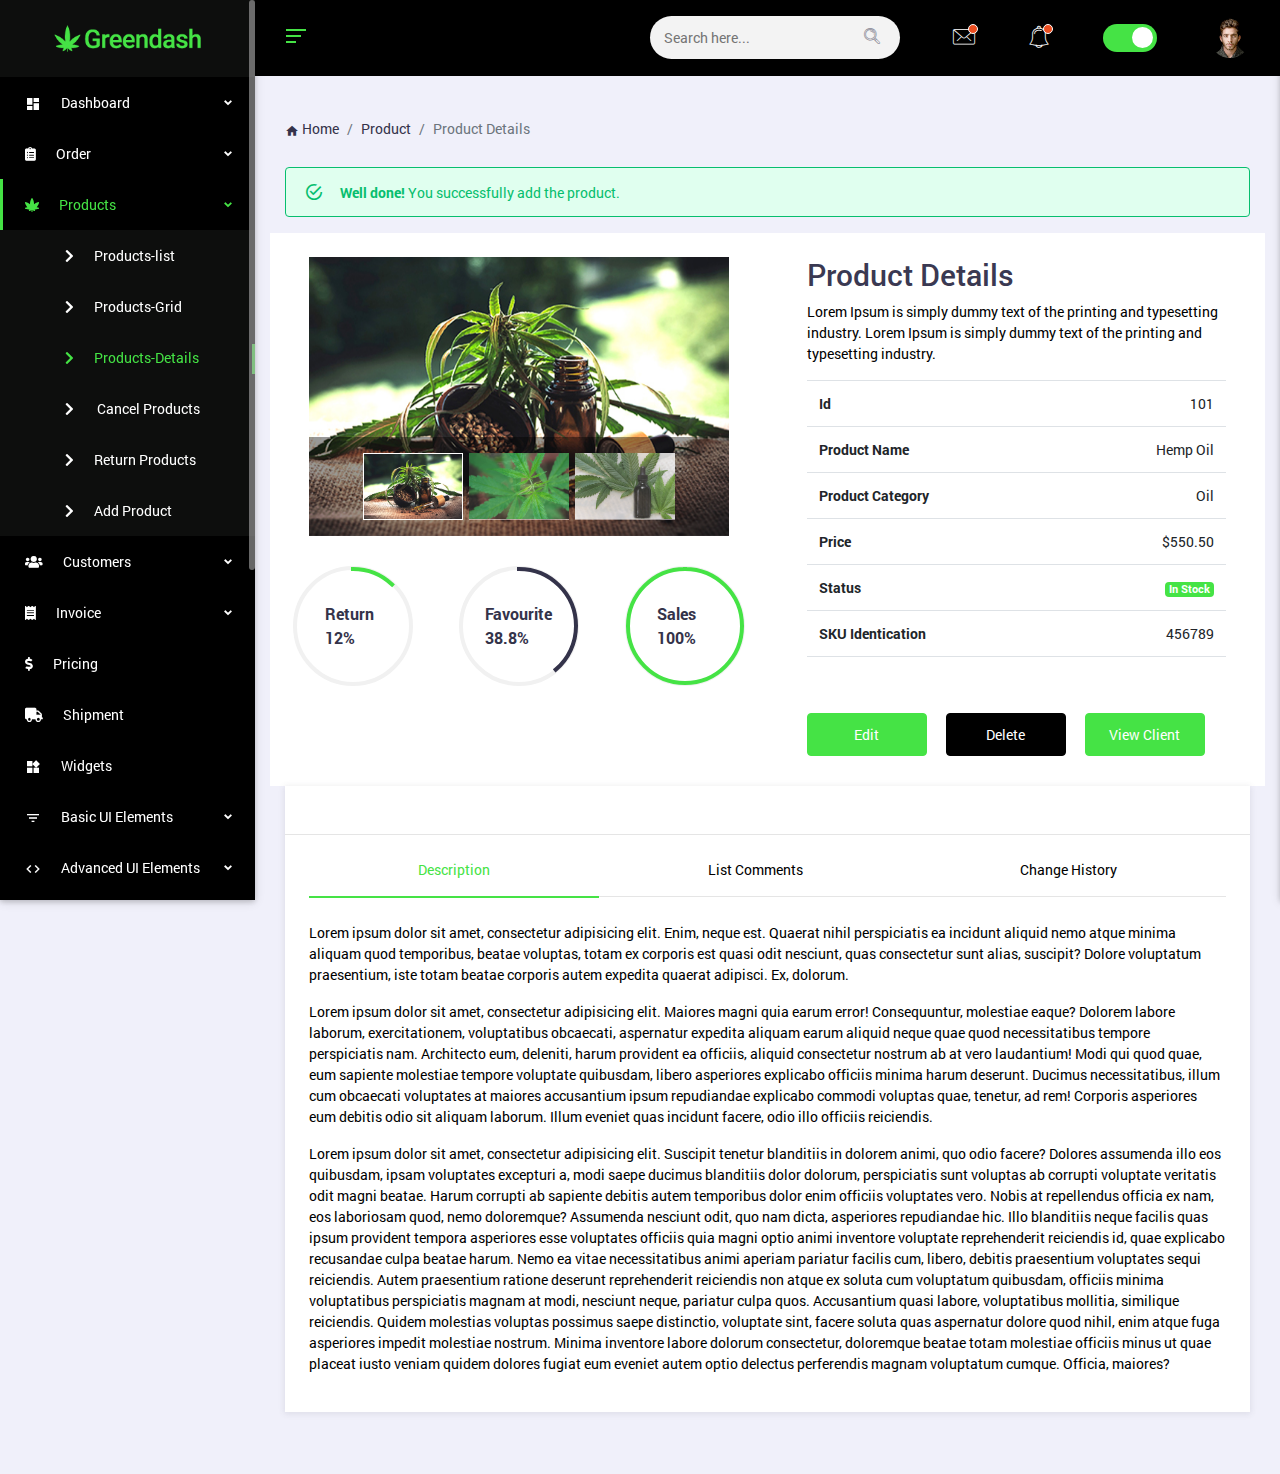
<file: product-detail.html>
<!DOCTYPE html>
<html lang="en">
<head>
    <meta http-equiv="Content-Type" content="text/html; charset=utf-8">
    <meta http-equiv="X-UA-Compatible" content="IE=edge">
    <meta name="viewport" content="width=device-width,initial-scale=1">
    <title>Product detail</title>
    <!-- Iconic Fonts -->
    <link href="vendors/iconic-fonts/font-awesome/css/all.min.css" rel="stylesheet">
    <link href="https://fonts.googleapis.com/icon?family=Material+Icons" rel="stylesheet">
    <link rel="stylesheet" href="vendors/iconic-fonts/flat-icons/flaticon.css">

    <!-- Bootstrap core CSS -->
    <link href="assets/css/bootstrap.min.css" rel="stylesheet">
    <!-- jQuery UI -->
    <link href="assets/css/jquery-ui.min.css" rel="stylesheet">

    <link href="assets/css/datatables.min.css" rel="stylesheet">
    <link href="assets/css/sweetalert2.min.css" rel="stylesheet">
    <!-- Greendash styles -->
    <link href="assets/css/style.css" rel="stylesheet">
    <link rel="stylesheet" href="assets/css/jquery-comments.css">
    <link href="assets/css/myStyle.css" rel="stylesheet">
    <!-- Favicon -->
    <link rel="icon" type="image/png" sizes="32x32" href="favicon.ico">

</head>

<body class="ms-body ms-aside-left-open ms-primary-theme ">
    <!-- Preloader -->
    <div id="preloader-wrap">
        <div class="spinner spinner-8">
            <div class="ms-circle1 ms-child"></div>
            <div class="ms-circle2 ms-child"></div>
            <div class="ms-circle3 ms-child"></div>
            <div class="ms-circle4 ms-child"></div>
            <div class="ms-circle5 ms-child"></div>
            <div class="ms-circle6 ms-child"></div>
            <div class="ms-circle7 ms-child"></div>
            <div class="ms-circle8 ms-child"></div>
            <div class="ms-circle9 ms-child"></div>
            <div class="ms-circle10 ms-child"></div>
            <div class="ms-circle11 ms-child"></div>
            <div class="ms-circle12 ms-child"></div>
        </div>
    </div>

    <!-- Overlays -->
    <!-- <div class="ms-aside-overlay ms-overlay-left ms-toggler" data-target="#ms-side-nav" data-toggle="slideLeft"></div>
    <div class="ms-aside-overlay ms-overlay-right ms-toggler" data-target="#ms-recent-activity" data-toggle="slideRight"></div> -->

    <!-- Sidebar Navigation Left -->
    <aside id="ms-side-nav" class="side-nav fixed ms-aside-scrollable ms-aside-left">
        <!-- Logo -->
        <div class="logo-sn ms-d-block-lg">
            <a class="pl-0 ml-0 text-center" href="index.html"> <img src="assets/img/dashboard/greendash-logo.png" alt="logo"> </a>
        </div>

        <!-- Navigation -->
        <ul class="accordion ms-main-aside fs-14" id="side-nav-accordion">
            <!-- Dashboard -->
            <li class="menu-item">
                <a href="#" class="has-chevron" data-toggle="collapse" data-target="#dashboard" aria-expanded="false" aria-controls="dashboard">
                    <span><i class="material-icons fs-16">dashboard</i>Dashboard </span>
                </a>
                <ul id="dashboard" class="collapse" aria-labelledby="dashboard" data-parent="#side-nav-accordion">
                    <li> <a href="index.html"><i class="fa fa-chevron-right"></i>Greendash</a> </li>
                </ul>
            </li>
            <!-- /Dashboard -->

            <!-- Order Page Elements -->
            <li class="menu-item">
                <a href="#" class="has-chevron" data-toggle="collapse" data-target="#order-page" aria-expanded="false" aria-controls="order-page">
                    <span><i class="fas fa-clipboard-list"></i>Order</span>
                </a>
                <ul id="order-page" class="collapse" aria-labelledby="order-page" data-parent="#side-nav-accordion">
                    <li> 
                        <a href="pages/order/order-status.html"><i class="fa fa-chevron-right"></i>Order Status</a> 
                    </li>

                </ul>
            </li>
            <!-- /order page -->

            <!-- Product Page Elements -->
            <li class="menu-item">
                <a href="#" class="has-chevron" data-toggle="collapse" data-target="#product-page" aria-expanded="false" aria-controls="product-page">
                    <span><i class="fas fa-cannabis"></i>Products</span>
                </a>
                <ul id="product-page" class="collapse" aria-labelledby="product-page" data-parent="#side-nav-accordion">
                    <li> 
                        <a href="pages/product/product-list.html"><i class="fa fa-chevron-right"></i>Products-list</a> 
                    </li>
                    <li> 
                        <a href="pages/product/product-grid.html"><i class="fa fa-chevron-right"></i>Products-Grid</a> 
                    </li>
                    <li> 
                        <a href="pages/product/product-detail.html"><i class="fa fa-chevron-right"></i>Products-Details</a> 
                    </li>
                    <li> 
                        <a href="pages/product/cancel-product.html"><i class="fa fa-chevron-right"></i> Cancel Products</a> 
                    </li>
                    <li> 
                        <a href="pages/product/return-product.html"><i class="fa fa-chevron-right"></i>Return Products</a> 
                    </li>
                    <li> 
                        <a href="pages/add-product.html"><i class="fa fa-chevron-right"></i>Add Product</a> 
                    </li>
                </ul>
            </li>
            <!-- /Product page -->

            <!---Customer Page Elements -->
            <li class="menu-item">
                <a href="#" class="has-chevron" data-toggle="collapse" data-target="#customer" aria-expanded="false" aria-controls="customer">
                    <span><i class="fas fa-users"></i>Customers</span>
                </a>
                <ul id="customer" class="collapse" aria-labelledby="customer" data-parent="#side-nav-accordion">
                    <li> 
                        <a href="pages/customer/customer.html"><i class="fa fa-chevron-right"></i>Customers-list</a> 
                    </li>
                    <li> 
                        <a href="pages/customer/reviews.html"><i class="fa fa-chevron-right"></i>Reviwes</a> 
                    </li>
                </ul>
            </li>
            <!-- /Customer page -->

            <!-- Invoice -->
            <li class="menu-item">
                <a href="#" class="has-chevron" data-toggle="collapse" data-target="#invoice" aria-expanded="false" aria-controls="invoice">
                    <span><i class="fas fa-receipt"></i>Invoice</span>
                </a>
                <ul id="invoice" class="collapse" aria-labelledby="invoice" data-parent="#side-nav-accordion">
                    <li> 
                        <a href="pages/invoice/invoice.html"><i class="fa fa-chevron-right"></i>Invoice</a> 
                    </li>
                    <li> 
                        <a href="pages/invoice/invoice-list.html"><i class="fa fa-chevron-right"></i>Invoice-List</a> 
                    </li>
                </ul>
            </li>
            <!-- /Invoice -->

            <!-- Pricing -->
            <li class="menu-item">
                <a href="pages/pricing.html">
                    <span><i class="fas fa-dollar-sign"></i>Pricing</span>
                </a>
            </li>
            <!-- /Pricing -->

            <!-- Shipment -->
            <li class="menu-item">
                <a href="pages/shipment.html">
                    <span><i class="fas fa-truck"></i>Shipment</span>
                </a>
            </li>
            <!-- /Shipment -->

            <li class="menu-item">
                <a href="pages/widgets.html">
                    <span><i class="material-icons fs-16">widgets</i>Widgets</span>
                </a>
            </li>

            <!-- Basic UI Elements -->
            <li class="menu-item">
                <a href="#" class="has-chevron" data-toggle="collapse" data-target="#basic-elements" aria-expanded="false" aria-controls="basic-elements">
                    <span><i class="material-icons fs-16">filter_list</i>Basic UI Elements</span>
                 </a>
                <ul id="basic-elements" class="collapse" aria-labelledby="basic-elements" data-parent="#side-nav-accordion">
                    <li> 
                        <a href="pages/ui-basic/accordions.html">Accordions</a> 
                    </li>
                    <li> 
                        <a href="pages/ui-basic/alerts.html">Alerts</a> 
                    </li>
                    <li> 
                        <a href="pages/ui-basic/buttons.html">Buttons</a> 
                    </li>
                    <li> 
                        <a href="pages/ui-basic/breadcrumbs.html">
                            Breadcrumbs
                        </a>
                    </li>
                    <li> 
                        <a href="pages/ui-basic/badges.html">Badges</a> 
                    </li>
                    <li> 
                        <a href="pages/ui-basic/cards.html">Cards</a> 
                    </li>
                    <li> 
                        <a href="pages/ui-basic/progress-bars.html">Progress Bars</a> 
                    </li>
                    <li> 
                        <a href="pages/ui-basic/preloaders.html">Pre-loaders</a>
                    </li>
                    <li> 
                        <a href="pages/ui-basic/pagination.html">Pagination</a>
                    </li>
                    <li> 
                        <a href="pages/ui-basic/tabs.html">Tabs</a> 
                    </li>

                    <li> 
                        <a href="pages/ui-basic/typography.html">Typography</a>
                    </li>
                </ul>
            </li>
            <!-- /Basic UI Elements -->

            <!-- Advanced UI Elements -->
            <li class="menu-item">
                <a href="#" class="has-chevron" data-toggle="collapse" data-target="#advanced-elements" aria-expanded="false" aria-controls="advanced-elements">
                    <span><i class="material-icons fs-16">code</i>Advanced UI Elements</span>
                </a>
                <ul id="advanced-elements" class="collapse" aria-labelledby="advanced-elements" data-parent="#side-nav-accordion">
                    <li> 
                        <a href="pages/ui-advanced/draggables.html">Draggables</a> 
                    </li>
                    <li> 
                        <a href="pages/ui-advanced/sliders.html">Sliders</a> 
                    </li>
                    <li> 
                        <a href="pages/ui-advanced/modals.html">Modals</a> 
                    </li>
                    <li> 
                        <a href="pages/ui-advanced/rating.html">Rating</a>
                    </li>
                    <li> 
                        <a href="pages/ui-advanced/tour.html">Tour</a> 
                    </li>
                    <li> 
                        <a href="pages/ui-advanced/cropper.html">Cropper</a> 
                    </li>
                    <li> 
                        <a href="pages/ui-advanced/range-slider.html">Range Slider</a> 
                    </li>
                </ul>
            </li>
            <!-- /Advanced UI Elements -->

            <li class="menu-item">
                <a href="pages/animation.html">
                    <span><i class="material-icons fs-16">format_paint</i>Animations</span>
                </a>
            </li>
            <!-- Form Elements -->

            <li class="menu-item">
                <a href="#" class="has-chevron" data-toggle="collapse" data-target="#form-elements" aria-expanded="false" aria-controls="form-elements">
                    <span><i class="material-icons fs-16">input</i>Form Elements</span>
                </a>
                <ul id="form-elements" class="collapse" aria-labelledby="form-elements" data-parent="#side-nav-accordion">
                    <li> <a href="pages/form/form-elements.html">Form Elements</a> </li>
                    <li> <a href="pages/form/form-layout.html">Form Layouts</a> </li>
                    <li> <a href="pages/form/form-validation.html">Form Validation</a> </li>
                    <li> <a href="pages/form/form-wizard.html">Form Wizard</a> </li>
                </ul>
            </li>
            <!-- /Form Elements -->

            <!-- Charts -->
            <li class="menu-item">
                <a href="#" class="has-chevron" data-toggle="collapse" data-target="#charts" aria-expanded="false" aria-controls="charts">
                    <span><i class="material-icons fs-16">equalizer</i>Charts</span>
                </a>
                <ul id="charts" class="collapse" aria-labelledby="charts" data-parent="#side-nav-accordion">
                    <li> <a href="pages/charts/chartjs.html">Chart JS</a> </li>
                    <li> <a href="pages/charts/morris-charts.html">Morris Chart</a> </li>
                </ul>
            </li>
            <!-- /Charts -->

             <!-- Tables -->
            <li class="menu-item">
                <a href="#" class="has-chevron" data-toggle="collapse" data-target="#tables" aria-expanded="false" aria-controls="tables">
                    <span><i class="material-icons fs-16">tune</i>Tables</span>
                </a>
                <ul id="tables" class="collapse" aria-labelledby="tables" data-parent="#side-nav-accordion">
                    <li> <a href="pages/tables/basic-tables.html">Basic Tables</a> </li>
                    <li> <a href="pages/tables/data-tables.html">Data tables</a> </li>
                </ul>
            </li>
            <!-- /Tables -->

            <!-- Popups -->
            <li class="menu-item">
                <a href="#" class="has-chevron" data-toggle="collapse" data-target="#popups" aria-expanded="false" aria-controls="popups">
                    <span><i class="material-icons fs-16">message</i>Popups</span>
                </a>
                <ul id="popups" class="collapse" aria-labelledby="popups" data-parent="#side-nav-accordion">
                    <li> <a href="pages/popups/sweet-alerts.html">Sweet Alerts</a> </li>
                    <li> <a href="pages/popups/toast.html">Toast</a> </li>
                </ul>
            </li>
            <!-- /Popups -->

            <!-- Icons -->
            <li class="menu-item">
                <a href="#" class="has-chevron" data-toggle="collapse" data-target="#icons" aria-expanded="false" aria-controls="icons">
                    <span><i class="material-icons fs-16">border_color</i>Icons</span>
                </a>
                <ul id="icons" class="collapse" aria-labelledby="icons" data-parent="#side-nav-accordion">
                    <li> <a href="pages/icons/fontawesome.html">Fontawesome</a> </li>
                    <li> <a href="pages/icons/flaticons.html">Flaticons</a> </li>
                    <li> <a href="pages/icons/materialize.html">Materialize</a> </li>
                </ul>
            </li>
            <!-- /Icons -->

            <!-- Maps -->
            <li class="menu-item">
                <a href="#" class="has-chevron" data-toggle="collapse" data-target="#maps" aria-expanded="false" aria-controls="maps">
                    <span><i class="material-icons fs-16">map</i>Maps</span>
                </a>
                <ul id="maps" class="collapse" aria-labelledby="maps" data-parent="#side-nav-accordion">
                    <li> <a href="pages/maps/google-maps.html">Google Maps</a> </li>
                    <li> <a href="pages/maps/vector-maps.html">Vector Maps</a> </li>
                </ul>
            </li>
            <!-- /Maps -->

            <!-- Pages -->
            <li class="menu-item">
                <a href="#" class="has-chevron" data-toggle="collapse" data-target="#pages" aria-expanded="false" aria-controls="pages">
                    <span><i class="material-icons fs-16">insert_drive_file</i>Pages</span>
                </a>
                <ul id="pages" class="collapse" aria-labelledby="pages" data-parent="#side-nav-accordion">
                    <li class="menu-item">
                        <a href="#" class="has-chevron" data-toggle="collapse" data-target="#authentication" aria-expanded="false" aria-controls="authentication">Authentication</a>
                        <ul id="authentication" class="collapse" aria-labelledby="authentication" data-parent="#pages">
                            <li> <a href="pages/prebuilt-pages/default-login.html">Default Login</a> </li>
                            <li> <a href="pages/prebuilt-pages/modal-login.html">Modal Login</a> </li>
                            <li> <a href="pages/prebuilt-pages/default-register.html">Default Registration</a> </li>
                            <li> <a href="pages/prebuilt-pages/modal-register.html">Modal Registration</a> </li>
                            <li> <a href="pages/prebuilt-pages/lock-screen.html">Lock Screen</a> </li>
                        </ul>
                    </li>
                    <li> <a href="pages/prebuilt-pages/coming-soon.html">Coming Soon</a> </li>
                    <li> <a href="pages/prebuilt-pages/error.html">Error Page</a> </li>
                    <li class="menu-item"> <a href="pages/prebuilt-pages/faq.html"> FAQ </a> </li>
                    <li class="menu-item"> <a href="pages/prebuilt-pages/portfolio.html"> Portfolio </a> </li>
                    <li class="menu-item"> <a href="pages/prebuilt-pages/user-profile.html"> User Profile </a> </li>
                    <li class="menu-item"> <a href="pages/prebuilt-pages/invoice.html"> Invoice </a> </li>
                </ul>
            </li>
            <!-- /Pages -->

            <!-- Bonus Pages -->
            <li class="menu-item">
                <a href="#" class="has-chevron" data-toggle="collapse" data-target="#bonuspages" aria-expanded="false" aria-controls="pages">
                    <span><i class="material-icons fs-16">insert_drive_file</i> Bonus Pages</span>
                </a>
                <ul id="bonuspages" class="collapse" aria-labelledby="pages" data-parent="#side-nav-accordion">
                    <li> <a href="pages/dashboard/cryptocurrency.html">Crypto Currency</a> </li>
                    <li> <a href="pages/dashboard/web-analytics.html"> Web Analytics </a> </li>
                    <li> <a href="pages/dashboard/social-media.html">Social Media</a> </li>
                    <li> <a href="pages/dashboard/project-management.html">Project Management</a> </li>
                    <li> <a href="pages/dashboard/client-management.html">Client Management</a> </li>
                </ul>
            </li>
            <!-- /Bonus Pages -->

            <!-- Apps -->
            <li class="menu-item">
                <a href="#" class="has-chevron" data-toggle="collapse" data-target="#apps" aria-expanded="false" aria-controls="apps">
                    <span><i class="material-icons fs-16">phone_iphone</i>Apps</span>
                </a>
                <ul id="apps" class="collapse" aria-labelledby="apps" data-parent="#side-nav-accordion">
                    <li> <a href="chat-box.html">Chat</a> </li>
                    <li> <a href="email.html">Email</a> </li>
                    <li> <a href="to-do-list.html">To-do List</a> </li>
                </ul>
            </li>
            <!-- /Apps -->
        </ul>
    </aside>

    <!-- Sidebar Right -->
    <aside id="ms-recent-activity" class="side-nav fixed ms-aside-right ms-scrollable">
        <div class="ms-aside-header">
            <ul class="nav nav-tabs tabs-bordered d-flex nav-justified mb-3" role="tablist">
                <li role="presentation" class="fs-12">
                    <a href="#activityLog" aria-controls="activityLog" class="active" role="tab" data-toggle="tab"> Activity Log</a>
                </li>
                <li role="presentation" class="fs-12">
                    <a href="#recentPosts" aria-controls="recentPosts" role="tab" data-toggle="tab"> Settings </a>
                </li>
                <li>
                    <button type="button" class="close ms-toggler text-center" data-target="#ms-recent-activity" data-toggle="slideRight"><span aria-hidden="true">&times;</span></button>
                </li>
            </ul>
        </div>

        <div class="ms-aside-body">
            <div class="tab-content">
                <div role="tabpanel" class="tab-pane active fade show" id="activityLog">
                    <ul class="ms-activity-log">
                        <li>
                            <div class="ms-btn-icon btn-pill icon btn-light">
                                <i class="flaticon-gear"></i>
                            </div>
                            <h6>Update 1.0.0 Pushed</h6>
                            <span> <i class="material-icons">event</i>1 January, 2019</span>
                            <p class="fs-14">Lorem ipsum dolor sit amet, consectetur adipiscing elit. Quisque scelerisque diam non nisi semper, ula in sodales vehicula....</p>
                        </li>
                        <li>
                            <div class="ms-btn-icon btn-pill icon btn-success">
                                <i class="flaticon-tick-inside-circle"></i>
                            </div>
                            <h6>Profile Updated</h6>
                            <span> <i class="material-icons">event</i>4 March, 2018</span>
                            <p class="fs-14">Curabitur purus sem, malesuada eu luctus eget, suscipit sed turpis. Nam pellentesque felis vitae justo accumsan, sed semper nisi sollicitudin...</p>
                        </li>
                        <li>
                            <div class="ms-btn-icon btn-pill icon btn-warning">
                                <i class="flaticon-alert-1"></i>
                            </div>
                            <h6>Your payment is due</h6>
                            <span> <i class="material-icons">event</i>1 January, 2019</span>
                            <p class="fs-14">Lorem ipsum dolor sit amet, consectetur adipiscing elit. Quisque scelerisque diam non nisi semper, ula in sodales vehicula....</p>
                        </li>
                        <li>
                            <div class="ms-btn-icon btn-pill icon btn-danger">
                                <i class="flaticon-alert"></i>
                            </div>
                            <h6>Database Error</h6>
                            <span> <i class="material-icons">event</i>4 March, 2018</span>
                            <p class="fs-14">Curabitur purus sem, malesuada eu luctus eget, suscipit sed turpis. Nam pellentesque felis vitae justo accumsan, sed semper nisi sollicitudin...</p>
                        </li>
                        <li>
                            <div class="ms-btn-icon btn-pill icon btn-info">
                                <i class="flaticon-information"></i>
                            </div>
                            <h6>Checkout what's Trending</h6>
                            <span> <i class="material-icons">event</i>1 January, 2019</span>
                            <p class="fs-14">Lorem ipsum dolor sit amet, consectetur adipiscing elit. Quisque scelerisque diam non nisi semper, ula in sodales vehicula....</p>
                        </li>
                        <li>
                            <div class="ms-btn-icon btn-pill icon btn-secondary">
                                <i class="flaticon-diamond"></i>
                            </div>
                            <h6>Your Dashboard is ready</h6>
                            <span> <i class="material-icons">event</i>4 March, 2018</span>
                            <p class="fs-14">Curabitur purus sem, malesuada eu luctus eget, suscipit sed turpis. Nam pellentesque felis vitae justo accumsan, sed semper nisi sollicitudin...</p>
                        </li>
                    </ul>

                    <a href="#" class="btn btn-primary d-block"> View All </a>
                </div>

                <div role="tabpanel" class="tab-pane fade" id="recentPosts">
                    <h6>General Settings</h6>
                    <div class="ms-form-group">
                        <span class="ms-option-name fs-14">Location Tracking</span>
                        <label class="ms-switch float-right">
                            <input type="checkbox">
                            <span class="ms-switch-slider round"></span>
                        </label>
                    </div>
                    <div class="ms-form-group">
                        <span class="ms-option-name fs-14">Allow Notifications</span>
                        <label class="ms-switch float-right">
                            <input type="checkbox">
                            <span class="ms-switch-slider round"></span>
                        </label>
                    </div>

                    <div class="ms-form-group">
                        <span class="ms-option-name fs-14">Allow Popups</span>
                        <label class="ms-switch float-right">
                            <input type="checkbox" checked>
                            <span class="ms-switch-slider round"></span>
                        </label>
                    </div>

                    <h6>Log Settings</h6>
                    <div class="ms-form-group">
                        <span class="ms-option-name fs-14">Enable Logging</span>
                        <label class="ms-switch float-right">
                            <input type="checkbox" checked>
                            <span class="ms-switch-slider round"></span>
                        </label>
                    </div>
                    <div class="ms-form-group">
                        <span class="ms-option-name fs-14">Audit Logs</span>
                        <label class="ms-switch float-right">
                            <input type="checkbox">
                            <span class="ms-switch-slider round"></span>
                        </label>
                    </div>
                    <div class="ms-form-group">
                        <span class="ms-option-name fs-14">Error Logs</span>
                        <label class="ms-switch float-right">
                            <input type="checkbox" checked>
                            <span class="ms-switch-slider round"></span>
                        </label>
                    </div>
                    <h6>Advanced Settings</h6>
                    <div class="ms-form-group">
                        <span class="ms-option-name fs-14">Enable Logging</span>
                        <label class="ms-switch float-right">
                            <input type="checkbox" checked>
                            <span class="ms-switch-slider round"></span>
                            </label>
                    </div>
                    <div class="ms-form-group">
                        <span class="ms-option-name fs-14">Audit Logs</span>
                        <label class="ms-switch float-right">
                            <input type="checkbox">
                            <span class="ms-switch-slider round"></span>
                        </label>
                    </div>
                    <div class="ms-form-group">
                        <span class="ms-option-name fs-14">Error Logs</span>
                        <label class="ms-switch float-right">
                            <input type="checkbox" checked>
                            <span class="ms-switch-slider round"></span>
                        </label>
                    </div>
                </div>
            </div>
        </div>
    </aside>

    <!-- Main Content -->
    <main class="body-content">
        <!-- Navigation Bar -->
        <nav class="navbar ms-navbar">

            <div class="ms-aside-toggler ms-toggler pl-0" data-target="#ms-side-nav" data-toggle="slideLeft">
                <span class="ms-toggler-bar bg-primary"></span>
                <span class="ms-toggler-bar bg-primary"></span>
                <span class="ms-toggler-bar bg-primary"></span>
            </div>


            <div class="logo-sn logo-sm ms-d-block-sm">
                <a class="pl-0 ml-0 text-center navbar-brand mr-0" href="index.html">
                    <img src="assets/img/dashboard/greendash-logo-84x41.png" alt="logo"> 
                </a>
            </div>

            <ul class="ms-nav-list ms-inline mb-0" id="ms-nav-options">
                <li class="ms-nav-item ms-search-form pb-0 py-0">
                    <form class="ms-form" method="post">
                        <div class="ms-form-group my-0 mb-0 has-icon fs-14">
                            <input type="search" class="ms-form-input" name="search" placeholder="Search here..." value="">
                            <i class="flaticon-search text-disabled"></i>
                        </div>
                    </form>
                </li>

                <li class="ms-nav-item dropdown">
                    <a href="#" class="text-disabled ms-has-notification" id="mailDropdown" data-toggle="dropdown" aria-haspopup="true" aria-expanded="false"><i class="flaticon-mail"></i></a>
                    <ul class="dropdown-menu dropdown-menu-right" aria-labelledby="mailDropdown">
                        <li class="dropdown-menu-header">
                            <h6 class="dropdown-header ms-inline m-0">
                                <span class="text-disabled">Mail</span>
                            </h6>
                            <span class="badge badge-pill badge-success">3 New</span>
                        </li>

                        <li class="dropdown-divider"></li>
                        <li class="ms-scrollable ms-dropdown-list">
                            <a class="media p-2" href="#">
                                <div class="ms-chat-status ms-status-offline ms-chat-img mr-2 align-self-center">
                                    <img src="assets/img/dashboard/rakhan-potik-1.jpg" class="ms-img-round" alt="people">
                                </div>
                                <div class="media-body">
                                    <span>Hey man, looking forward to your new project.</span>
                                    <p class="fs-10 my-1 text-disabled"><i class="material-icons">access_time</i> 30 seconds ago</p>
                                </div>
                            </a>

                            <a class="media p-2" href="#">
                                <div class="ms-chat-status ms-status-online ms-chat-img mr-2 align-self-center">
                                    <img src="assets/img/dashboard/rakhan-potik-2.jpg" class="ms-img-round" alt="people">
                                </div>
                                <div class="media-body">
                                    <span>Dear John, I was told you bought Greendash! Send me your feedback</span>
                                    <p class="fs-10 my-1 text-disabled"><i class="material-icons">access_time</i> 28 minutes ago</p>
                                </div>
                            </a>

                            <a class="media p-2" href="#">
                                <div class="ms-chat-status ms-status-offline ms-chat-img mr-2 align-self-center">
                                    <img src="assets/img/dashboard/rakhan-potik-3.jpg" class="ms-img-round" alt="people">
                                </div>
                                <div class="media-body">
                                    <span>How many people are we inviting to the dashboard?</span>
                                    <p class="fs-10 my-1 text-disabled"><i class="material-icons">access_time</i> 6 hours ago</p>
                                </div>
                            </a>
                        </li>

                        <li class="dropdown-divider"></li>
                        <li class="dropdown-menu-footer text-center">
                            <a href="pages/apps/email.html">Go to Inbox</a>
                        </li>
                    </ul>
                </li>

                <li class="ms-nav-item dropdown">
                    <a href="#" class="text-disabled ms-has-notification" id="notificationDropdown" data-toggle="dropdown" aria-haspopup="true" aria-expanded="false">
                        <i class="flaticon-bell"></i>
                    </a>

                    <ul class="dropdown-menu dropdown-menu-right" aria-labelledby="notificationDropdown">
                        <li class="dropdown-menu-header">
                            <h6 class="dropdown-header ms-inline m-0">
                                <span class="text-disabled">Notifications</span>
                            </h6>
                            <span class="badge badge-pill badge-info">4 New</span>
                        </li>
                        <li class="dropdown-divider"></li>
                        <li class="ms-scrollable ms-dropdown-list">
                            <a class="media p-2" href="#">
                                <div class="media-body">
                                    <span>12 ways to improve your crypto dashboard</span>
                                    <p class="fs-10 my-1 text-disabled"><i class="material-icons">access_time</i> 30 seconds ago</p>
                                </div>
                            </a>
                            <a class="media p-2" href="#">
                                <div class="media-body">
                                    <span>You have newly registered users</span>
                                    <p class="fs-10 my-1 text-disabled"><i class="material-icons">access_time</i> 45 minutes ago</p>
                                </div>
                            </a>

                            <a class="media p-2" href="#">
                                <div class="media-body">
                                    <span>Your account was logged in from an unauthorized IP</span>
                                    <p class="fs-10 my-1 text-disabled"><i class="material-icons">access_time</i> 2 hours ago</p>
                                </div>
                            </a>

                            <a class="media p-2" href="#">
                                <div class="media-body">
                                    <span>An application form has been submitted</span>
                                    <p class="fs-10 my-1 text-disabled"><i class="material-icons">access_time</i> 1 day ago</p>
                                </div>
                            </a>
                        </li>

                        <li class="dropdown-divider"></li>
                        <li class="dropdown-menu-footer text-center">
                            <a href="#">View all Notifications</a>
                        </li>
                    </ul>
                </li>

                <li class="ms-nav-item m-0 display-none-sm">
                    <label class="ms-switch m-0">
                        <input type="checkbox" id="remove-quickbar" checked="">
                        <span class="ms-switch-slider round"></span>
                    </label>
                </li>

                <li class="ms-nav-item ms-nav-user dropdown">
                    <a href="#" id="userDropdown" data-toggle="dropdown" aria-haspopup="true" aria-expanded="false"> 
                        <img class="ms-user-img ms-img-round float-right" src="assets/img/dashboard/rakhan-potik-1.jpg" alt="people"> 
                    </a>

                    <ul class="dropdown-menu dropdown-menu-right user-dropdown" aria-labelledby="userDropdown">
                        <li class="dropdown-menu-header">
                            <h6 class="dropdown-header ms-inline m-0"><span class="text-disabled">Welcome, Anny Farisha</span></h6>
                        </li>
                        <li class="dropdown-divider"></li>
                        <li class="ms-dropdown-list">
                            <a class="media fs-14 p-2" href="http://slidesigma.com/themes/html/prebuilt-pages/user-profile.html"> 
                                <span><i class="flaticon-user mr-2"></i> Profile</span> 
                            </a>
                            <a class="media fs-14 p-2" href="http://slidesigma.com/themes/html/apps/email.html"> 
                                <span><i class="flaticon-mail mr-2"></i> Inbox</span> 
                                <span class="badge badge-pill badge-info">3</span> 
                            </a>
                            <a class="media fs-14 p-2" href="http://slidesigma.com/themes/html/prebuilt-pages/user-profile.html"> 
                                <span><i class="flaticon-gear mr-2"></i> Account Settings</span>
                            </a>
                        </li>
                        <li class="dropdown-divider"></li>
                        <li class="dropdown-menu-footer">
                            <a class="media fs-14 p-2" href="http://slidesigma.com/themes/html/prebuilt-pages/lock-screen.html"> 
                                <span><i class="flaticon-security mr-2"></i> Lock</span> 
                            </a>
                        </li>
                        <li class="dropdown-menu-footer">
                            <a class="media fs-14 p-2" href="http://slidesigma.com/themes/html/prebuilt-pages/default-login.html"> 
                                <span><i class="flaticon-shut-down mr-2"></i> Logout</span> 
                            </a>
                        </li>
                  </ul>
                </li>
            </ul>

            <div class="ms-toggler ms-d-block-sm pr-0 ms-nav-toggler" data-toggle="slideDown" data-target="#ms-nav-options">
                <span class="ms-toggler-bar bg-primary"></span>
                <span class="ms-toggler-bar bg-primary"></span>
                <span class="ms-toggler-bar bg-primary"></span>
            </div>
        </nav>
    

        <!-- Body Content Wrapper -->
        <div class="ms-content-wrapper">
            <div class="row ">

                <div class="col-md-12">
                    <nav aria-label="breadcrumb">
                        <ol class="breadcrumb pl-0">
                            <li class="breadcrumb-item"><a href="#"><i class="material-icons">home</i> Home</a></li>
                            <li class="breadcrumb-item"><a href="#">Product</a></li>
                            <li class="breadcrumb-item active" aria-current="page">Product Details</li>
                        </ol>
                    </nav>
                    <div class="alert alert-success mt-3" role="alert">
                        <i class="flaticon-tick-inside-circle"></i> <strong>Well done!</strong> You successfully add the product.
                    </div>
                </div>

                <div class="col-xl-6 col-md-12 bg-white">
                    <div class="ms-panel shadow-none">
                        <div class="ms-panel-body pb-0">
                            <div id="imagesSlider" class="ms-image-slider carousel slide" data-ride="carousel">
                                <div class="carousel-inner">
                                    <div class="carousel-item active">
                                        <img class="d-block w-100" src="assets/img/dashboard/pd-3.jpg" alt="First slide">
                                    </div>
                                    <div class="carousel-item">
                                        <img class="d-block w-100" src="assets/img/dashboard/pd-2.jpg" alt="Second slide">
                                    </div>
                                    <div class="carousel-item">
                                        <img class="d-block w-100" src="assets/img/dashboard/pd-1.jpg" alt="Third slide">
                                    </div>
                                </div>

                                <ol class="carousel-indicators">
                                    <li data-target="#imagesSlider" data-slide-to="0" class="active"> <img class="d-block w-100" src="assets/img/dashboard/pd-3.jpg" alt="First slide"></li>
                                    <li data-target="#imagesSlider" data-slide-to="1"><img class="d-block w-100" src="assets/img/dashboard/pd-2.jpg" alt="Second slide"></li>
                                  <li data-target="#imagesSlider" data-slide-to="2"><img class="d-block w-100" src="assets/img/dashboard/pd-1.jpg" alt="Third slide"></li>
                                </ol>
                            </div>
                        </div>
                    </div>

                    <div class="row">
                        <div class="col-md-4">
                            <div class="progress-rounded progress-round-tiny">
                                <div class="progress-value">Return 12%</div>
                                <svg>
                                    <circle class="progress-cicle bg-primary" cx="65" cy="65" r="57" stroke-width="4" fill="none" aria-valuenow="12" aria-orientation="vertical" aria-valuemin="0" aria-valuemax="100" role="slider"></circle>
                                </svg>
                            </div>
                        </div>

                        <div class="col-md-4">
                            <div class="progress-rounded progress-round-tiny">
                                <div class="progress-value">Favourite 38.8%</div>
                                <svg><circle class="progress-cicle bg-dark" cx="65" cy="65" r="57" stroke-width="4" fill="none" aria-valuenow="38.8" aria-orientation="vertical" aria-valuemin="0" aria-valuemax="100" role="slider"></circle></svg>
                            </div>
                        </div>

                        <div class="col-md-4">
                            <div class="progress-rounded progress-round-tiny last-circle">
                                <div class="progress-value">Sales 100%</div>
                                <svg><circle class="progress-cicle bg-primary" cx="65" cy="65" r="57" stroke-width="4" fill="none" aria-valuenow="100" aria-orientation="vertical" aria-valuemin="0" aria-valuemax="100" role="slider"></circle></svg>
                            </div>
                        </div>
                    </div>
                </div>

                <div class="col-xl-6 col-md-12  bg-white">
                    <div class="ms-panel shadow-none ms-panel-fh">
                        <div class="ms-panel-body pb-0">

                            <h3>Product Details</h3>
                            <p>Lorem Ipsum is simply dummy text of the printing and typesetting industry. Lorem Ipsum is simply dummy text of the printing and typesetting industry.</p>
                            <table class="table ms-profile-information">
                                <tbody>
                                    <tr>
                                        <th scope="row">Id</th>
                                        <td>101</td>
                                    </tr>
                                    <tr>
                                        <th scope="row">Product Name</th>
                                        <td>Hemp Oil</td>
                                    </tr>
                                    <tr>
                                        <th scope="row">Product Category</th>
                                        <td>Oil</td>
                                    </tr>
                                    <tr>
                                        <th scope="row">Price</th>
                                        <td>$550.50</td>
                                    </tr>
                                    <tr>
                                        <th scope="row">Status</th>
                                        <td><span class="badge badge-primary">In Stock</span></td>
                                    </tr>

                                    <tr>
                                        <th scope="row">SKU Identication</th>
                                        <td>456789</td>
                                    </tr>

                                    <tr>
                                        <th scope="row"></th>
                                        <td></td>
                                    </tr>
                                </tbody>
                            </table>

                            <button class="btn btn-primary mr-3  ms-graph-metrics">Edit</button>

                            <button class="btn btn-dark ms-graph-metrics mr-3">Delete</button>
                            <button class="btn btn-primary  ms-graph-metrics">View Client</button>
                        </div>

                    </div>
                </div>

                <div class="col-md-12">
                    <div class="ms-panel ms-panel-fh">
                        <div class="ms-panel-header">
                            <!-- <h6>Tabs Bordered</h6> -->
                        </div>
                        <div class="ms-panel-body">
                            
                            <ul class="nav nav-tabs tabs-bordered d-flex nav-justified mb-4" role="tablist">
                                <li role="presentation">
                                    <a href="#description" aria-controls="description" class="active show" role="tab" data-toggle="tab"> Description </a>
                                </li>
                                <li role="presentation">
                                    <a href="#lst-comment" aria-controls="lst-comment" role="tab" data-toggle="tab"> List Comments </a>
                                </li>
                                <li role="presentation"><a href="#save-change" aria-controls="save-change" role="tab" data-toggle="tab"> Change History </a></li>
                            </ul>

                            <div class="tab-content">
                                <div role="tabpanel" class="tab-pane active show fade in" id="description">
                                    <p>Lorem ipsum dolor sit amet, consectetur adipisicing elit. Enim, neque est. Quaerat nihil perspiciatis ea incidunt aliquid nemo atque minima aliquam quod temporibus, beatae voluptas, totam ex corporis est quasi odit nesciunt, quas consectetur sunt alias, suscipit? Dolore voluptatum praesentium, iste totam beatae corporis autem expedita quaerat adipisci. Ex, dolorum.</p>
                                    <p>Lorem ipsum dolor sit amet, consectetur adipisicing elit. Maiores magni quia earum error! Consequuntur, molestiae eaque? Dolorem labore laborum, exercitationem, voluptatibus obcaecati, aspernatur expedita aliquam earum aliquid neque quae quod necessitatibus tempore perspiciatis nam. Architecto eum, deleniti, harum provident ea officiis, aliquid consectetur nostrum ab at vero laudantium! Modi qui quod quae, eum sapiente molestiae tempore voluptate quibusdam, libero asperiores explicabo officiis minima harum deserunt. Ducimus necessitatibus, illum cum obcaecati voluptates at maiores accusantium ipsum repudiandae explicabo commodi voluptas quae, tenetur, ad rem! Corporis asperiores eum debitis odio sit aliquam laborum. Illum eveniet quas incidunt facere, odio illo officiis reiciendis.</p>
                                    <p>Lorem ipsum dolor sit amet, consectetur adipisicing elit. Suscipit tenetur blanditiis in dolorem animi, quo odio facere? Dolores assumenda illo eos quibusdam, ipsam voluptates excepturi a, modi saepe ducimus blanditiis dolor dolorum, perspiciatis sunt voluptas ab corrupti voluptate veritatis odit magni beatae. Harum corrupti ab sapiente debitis autem temporibus dolor enim officiis voluptates vero. Nobis at repellendus officia ex nam, eos laboriosam quod, nemo doloremque? Assumenda nesciunt odit, quo nam dicta, asperiores repudiandae hic. Illo blanditiis neque facilis quas ipsum provident tempora asperiores esse voluptates officiis quia magni optio animi inventore voluptate reprehenderit reiciendis id, quae explicabo recusandae culpa beatae harum. Nemo ea vitae necessitatibus animi aperiam pariatur facilis cum, libero, debitis praesentium voluptates sequi reiciendis. Autem praesentium ratione deserunt reprehenderit reiciendis non atque ex soluta cum voluptatum quibusdam, officiis minima voluptatibus perspiciatis magnam at modi, nesciunt neque, pariatur culpa quos. Accusantium quasi labore, voluptatibus mollitia, similique reiciendis. Quidem molestias voluptas possimus saepe distinctio, voluptate sint, facere soluta quas aspernatur dolore quod nihil, enim atque fuga asperiores impedit molestiae nostrum. Minima inventore labore dolorum consectetur, doloremque beatae totam molestiae officiis minus ut quae placeat iusto veniam quidem dolores fugiat eum eveniet autem optio delectus perferendis magnam voluptatum cumque. Officia, maiores?</p>
                                </div>

                                <div role="tabpanel" class="tab-pane fade" id="lst-comment">
                                    <div id="comments-container"></div>
                                </div>

                                <div role="tabpanel" class="tab-pane fade" id="save-change">
                                   <div class="ms-panel">
                                        <div class="ms-panel-body">
                                            <div class="table-responsive">
                                                <table id="data-change-product" class="table table-striped thead-primary w-100">
                                                    <tbody>
                                                        <tr>
                                                            <td>SCP1</td>
                                                            <td>Trần Vũ</td>
                                                            <td>05/29/2015 5:50</td>
                                                            <td>
                                                                <button type="button" name="button" class="btn-transparent trigger-swal" data-swal="custom"><i class='fas fa-pencil-alt ms-text-danger ml-3'></i></button>
                                                                <button type="button" name="button" class="btn-transparent trigger-swal" data-swal="multi-step"><i class='fa fa-reply ms-text-danger ml-3'></i></button>
                                                            </td>
                                                        </tr>
                                                        <tr>
                                                            <td>SCP2</td>
                                                            <td>Trần Vũ</td>
                                                            <td>05/29/2015 5:50</td>
                                                            <td>
                                                                <button type="button" name="button" class="btn-transparent trigger-swal" data-swal="custom"><i class='fas fa-pencil-alt ms-text-danger ml-3'></i></button>
                                                                <button type="button" name="button" class="btn-transparent trigger-swal" data-swal="multi-step"><i class='fa fa-reply ms-text-danger ml-3'></i></button>
                                                            </td>
                                                        </tr>
                                                        <tr>
                                                            <td>SCP3</td>
                                                            <td>Trần Vũ</td>
                                                            <td>05/29/2015 5:50</td>
                                                            <td>
                                                                <button type="button" name="button" class="btn-transparent trigger-swal" data-swal="custom"><i class='fas fa-pencil-alt ms-text-danger ml-3'></i></button>
                                                                <button type="button" name="button" class="btn-transparent trigger-swal" data-swal="multi-step"><i class='fa fa-reply ms-text-danger ml-3'></i></button>
                                                            </td>
                                                        </tr>
                                                    </tbody>
                                                </table>
                                            </div>
                                        </div>
                                    </div>
                                </div>
                            </div>
                        </div>
                    </div>
                </div>
            </div>
        </div>
    </main>

    <!-- Quick bar -->
    <aside id="ms-quick-bar" class="ms-quick-bar fixed ms-d-block-lg">

        <ul class="nav nav-tabs ms-quick-bar-list" role="tablist">
            <li class="ms-quick-bar-item ms-has-qa" role="presentation" data-toggle="tooltip" data-placement="left" title="Launch Chat" data-title="Chat">
                <a href="#qa-chat" aria-controls="qa-chat" role="tab" data-toggle="tab">
                    <i class="flaticon-chat"></i>
                    <span class="ms-quick-bar-label">Chat</span>
                </a>
            </li>

            <li class="ms-quick-bar-item ms-has-qa" role="presentation" data-toggle="tooltip" data-placement="left" title="Launch Email" data-title="Email">
                <a href="#qa-email" aria-controls="qa-email" role="tab" data-toggle="tab">
                    <i class="flaticon-mail"></i>
                    <span class="ms-quick-bar-label">Email</span>
                </a>
            </li>

            <li class="ms-quick-bar-item ms-has-qa" role="presentation" data-toggle="tooltip" data-placement="left" title="Launch To-do-list" data-title="To-do-list">
                <a href="#qa-toDo" aria-controls="qa-toDo" role="tab" data-toggle="tab">
                    <i class="flaticon-list"></i>
                    <span class="ms-quick-bar-label">To-do</span>
                </a>
            </li>

            <li class="ms-quick-bar-item ms-has-qa" role="presentation" data-toggle="tooltip" data-placement="left" title="Launch Reminders" data-title="Reminders">
                <a href="#qa-reminder" aria-controls="qa-reminder" role="tab" data-toggle="tab">
                    <i class="flaticon-bell"></i>
                    <span class="ms-quick-bar-label">Reminder</span>
                </a>
            </li>

            <li class="ms-quick-bar-item ms-has-qa" role="presentation" data-toggle="tooltip" data-placement="left" title="Launch Notes" data-title="Notes">
                <a href="#qa-notes" aria-controls="qa-notes" role="tab" data-toggle="tab">
                    <i class="flaticon-pencil"></i>
                    <span class="ms-quick-bar-label">Notes</span>
                </a>
            </li>

            <li class="ms-quick-bar-item ms-has-qa" role="presentation" data-toggle="tooltip" data-placement="left" title="Invite Members" data-title="Invite Members">
                <a href="#qa-invite" aria-controls="qa-invite" role="tab" data-toggle="tab">
                    <i class="flaticon-share-1"></i>
                    <span class="ms-quick-bar-label">Invite</span>
                </a>
            </li>
        </ul>

        <div class="ms-configure-qa" data-toggle="tooltip" data-placement="left" title="Configure Quick Access">

            <a href="#">
                <i class="flaticon-hammer"></i>
                <span class="ms-quick-bar-label">Configure</span>
            </a>
        </div>

        <!-- Quick bar Content -->
        <div class="ms-quick-bar-content">

            <div class="ms-quick-bar-header clearfix">
                <h5 class="ms-quick-bar-title float-left">Title</h5>
                <button type="button" class="close ms-toggler" data-target="#ms-quick-bar" data-toggle="hideQuickBar" aria-label="Close">
                    <span aria-hidden="true">&times;</span>
                </button>
            </div>

            <div class="ms-quick-bar-body tab-content">
                <div role="tabpanel" class="tab-pane" id="qa-chat">
                    <div class="ms-chat-container">
                        <div class="ms-chat-header px-3">
                            <div class="ms-chat-user-container media clearfix">
                                <div class="ms-chat-status ms-status-online ms-chat-img mr-3 align-self-center">
                                    <img src="assets/img/dashboard/rakhan-potik-1.jpg" class="ms-img-round" alt="people">
                                </div>

                                <div class="media-body ms-chat-user-info mt-1">
                                    <h6>Anny Farisha</h6>
                                    <a href="#" class="text-disabled has-chevron fs-12" data-toggle="dropdown" aria-haspopup="true" aria-expanded="false">Available</a>

                                    <ul class="dropdown-menu">
                                        <li class="ms-dropdown-list">
                                            <a class="media p-2" href="#">
                                                <div class="media-body">
                                                    <span>Busy</span>
                                                </div>
                                            </a>

                                            <a class="media p-2" href="#">
                                                <div class="media-body">
                                                    <span>Away</span>
                                                </div>
                                            </a>

                                            <a class="media p-2" href="#">
                                                <div class="media-body">
                                                    <span>Offline</span>
                                                </div>
                                            </a>
                                        </li>
                                    </ul>
                                </div>
                            </div>

                            <form class="ms-form my-3" method="post">
                                <div class="ms-form-group my-0 mb-0 has-icon fs-14">
                                    <input type="search" class="ms-form-input w-100" name="search" placeholder="Search for People and Groups" value="">
                                    <i class="flaticon-search text-disabled"></i>
                                </div>
                            </form>
                        </div>

                        <div class="ms-chat-body">
                            <ul class="nav nav-tabs tabs-bordered d-flex nav-justified px-3" role="tablist">
                                <li role="presentation" class="fs-12"><a href="#chats" aria-controls="chats" class="active show" role="tab" data-toggle="tab"> Chats </a></li>
                                <li role="presentation" class="fs-12"><a href="#groups" aria-controls="groups" role="tab" data-toggle="tab"> Groups </a></li>
                                <li role="presentation" class="fs-12"><a href="#contacts" aria-controls="contacts" role="tab" data-toggle="tab"> Contacts </a></li>
                            </ul>

                            <div class="tab-content">
                                <div role="tabpanel" class="tab-pane active show fade in" id="chats">
                                    <ul class="ms-scrollable ms-quickbar-container">
                                        <li class="ms-chat-user-container ms-open-chat ms-deletable p-3 media clearfix">
                                            <div class="ms-chat-status ms-status-away ms-has-new-msg ms-chat-img mr-3 align-self-center">
                                                <span class="msg-count">3</span>
                                                <img src="assets/img/dashboard/rakhan-potik-2.jpg" class="ms-img-round" alt="people">
                                            </div>

                                            <div class="media-body ms-chat-user-info mt-1">
                                                <h6>James Zathila</h6> 
                                                <span class="ms-chat-time">2 Hours ago</span>
                                                <p>Lorem ipsum dolor sit amet, consectetur adipiscing elit. In in arcu turpis. Nunc</p>
                                                <i class="flaticon-trash ms-delete-trigger"> </i>
                                            </div>
                                        </li>

                                        <li class="ms-chat-user-container ms-open-chat ms-deletable p-3 media clearfix">
                                            <div class="ms-chat-status ms-status-online ms-chat-img mr-3 align-self-center">
                                                <img src="assets/img/dashboard/rakhan-potik-3.jpg" class="ms-img-round" alt="people">
                                            </div>

                                            <div class="media-body ms-chat-user-info mt-1">
                                                <h6>Raymart Sandiago</h6> <span class="ms-chat-time">3 Hours ago</span>
                                                <p>Lorem ipsum dolor sit amet, consectetur adipiscing elit. In in arcu turpis. Nunc</p>
                                                <i class="flaticon-trash ms-delete-trigger"> </i>
                                            </div>
                                        </li>

                                        <li class="ms-chat-user-container ms-open-chat ms-deletable p-3 media clearfix">
                                            <div class="ms-chat-status ms-status-offline ms-chat-img mr-3 align-self-center">
                                                <img src="assets/img/dashboard/rakhan-potik-4.jpg" class="ms-img-round" alt="people">
                                            </div>

                                            <div class="media-body ms-chat-user-info mt-1">
                                                <h6>Heather Brown</h6> <span class="ms-chat-time">12 Hours ago</span>
                                                <p>Lorem ipsum dolor sit amet, consectetur adipiscing elit. In in arcu turpis. Nunc</p>
                                                <i class="flaticon-trash ms-delete-trigger"> </i>
                                            </div>
                                        </li>

                                        <li class="ms-chat-user-container ms-open-chat ms-deletable p-3 media clearfix">
                                            <div class="ms-chat-status ms-status-busy ms-chat-img mr-3 align-self-center">
                                                <img src="assets/img/dashboard/rakhan-potik-5.jpg" class="ms-img-round" alt="people">
                                            </div>
                                            <div class="media-body ms-chat-user-info mt-1">
                                                <h6>Micheal John</h6> <span class="ms-chat-time">Yesterday</span>
                                                <p>Lorem ipsum dolor sit amet, consectetur adipiscing elit. In in arcu turpis. Nunc</p>
                                                <i class="flaticon-trash ms-delete-trigger"> </i>
                                            </div>
                                        </li>

                                        <li class="ms-chat-user-container ms-open-chat ms-deletable p-3 media clearfix">
                                            <div class="ms-chat-status ms-status-online ms-chat-img mr-3 align-self-center">
                                                <img src="assets/img/dashboard/rakhan-potik-4.jpg" class="ms-img-round" alt="people">
                                            </div>
                                            <div class="media-body ms-chat-user-info mt-1">
                                                <h6>John Doe</h6> <span class="ms-chat-time">3 Days ago</span>
                                                <p>Lorem ipsum dolor sit amet, consectetur adipiscing elit. In in arcu turpis. Nunc</p>
                                                <i class="flaticon-trash ms-delete-trigger"> </i>
                                            </div>
                                        </li>
                                    </ul>
                                </div>

                                <div role="tabpanel" class="tab-pane fade" id="groups">
                                    <ul class="ms-scrollable ms-quickbar-container">
                                        <li class="ms-chat-user-container ms-open-chat p-3 media clearfix">
                                            <div class="ms-chat-img mr-3 align-self-center">
                                                <img src="assets/img/dashboard/rakhan-potik-1.jpg" class="ms-img-round" alt="people">
                                            </div>

                                            <div class="media-body ms-chat-user-info mt-1">
                                                <h6>James Zathila</h6>
                                                <a href="#" class="ms-chat-time"> <i class="flaticon-chat"></i> </a>
                                                <p>Lorem ipsum dolor sit amet, consectetur adipiscing elit. In in arcu turpis. Nunc</p>
                                                <ul class="ms-group-members clearfix mt-3 mb-0">
                                                    <li> <img src="assets/img/dashboard/rakhan-potik-1.jpg" alt="member"> </li>
                                                    <li> <img src="assets/img/dashboard/rakhan-potik-2.jpg" alt="member"> </li>
                                                    <li> <img src="assets/img/dashboard/rakhan-potik-3.jpg" alt="member"> </li>
                                                    <li class="ms-group-count"> + 12 more </li>
                                                </ul>
                                            </div>
                                        </li>

                                        <li class="ms-chat-user-container ms-open-chat p-3 media clearfix">
                                            <div class="ms-chat-img mr-3 align-self-center">
                                                <img src="assets/img/dashboard/rakhan-potik-2.jpg" class="ms-img-round" alt="people">
                                            </div>

                                            <div class="media-body ms-chat-user-info mt-1">
                                                <h6>Raymart Sandiago</h6> 
                                                <a href="#" class="ms-chat-time"> <i class="flaticon-chat"></i> </a>
                                                <p>Lorem ipsum dolor sit amet, consectetur adipiscing elit. In in arcu turpis. Nunc</p>
                                                <ul class="ms-group-members clearfix mt-3 mb-0">
                                                    <li> <img src="assets/img/dashboard/rakhan-potik-3.jpg" alt="member"> </li>
                                                    <li> <img src="assets/img/dashboard/rakhan-potik-4.jpg" alt="member"> </li>
                                                </ul>
                                            </div>
                                        </li>

                                        <li class="ms-chat-user-container ms-open-chat p-3 media clearfix">
                                            <div class="ms-chat-img mr-3 align-self-center">
                                                <img src="assets/img/dashboard/rakhan-potik-1.jpg" class="ms-img-round" alt="people">
                                            </div>

                                            <div class="media-body ms-chat-user-info mt-1">
                                                <h6>John Doe</h6> 
                                                <a href="#" class="ms-chat-time"> <i class="flaticon-chat"></i> </a>
                                                <p>Lorem ipsum dolor sit amet, consectetur adipiscing elit. In in arcu turpis. Nunc</p>
                                                <ul class="ms-group-members clearfix mt-3 mb-0">
                                                    <li> <img src="assets/img/dashboard/rakhan-potik-2.jpg" alt="member"> </li>
                                                    <li> <img src="assets/img/dashboard/rakhan-potik-3.jpg" alt="member"> </li>
                                                    <li> <img src="assets/img/dashboard/rakhan-potik-4.jpg" alt="member"> </li>
                                                    <li class="ms-group-count"> + 4 more </li>
                                                </ul>
                                            </div>
                                        </li>
                                    </ul>
                                </div>

                                <div role="tabpanel" class="tab-pane fade" id="contacts">
                                    <ul class="ms-scrollable ms-quickbar-container">
                                        <li class="ms-chat-user-container ms-open-chat p-3 media clearfix">
                                            <div class="ms-chat-img mr-3 align-self-center">
                                                <img src="assets/img/dashboard/rakhan-potik-5.jpg" class="ms-img-round" alt="people">
                                            </div>

                                            <div class="media-body ms-chat-user-info mt-1">
                                                <h6>John Doe</h6> 
                                                <a href="#" class="ms-chat-time"> <i class="flaticon-chat"></i> </a>
                                                <p>Lorem ipsum dolor sit amet, consectetur adipiscing elit. In in arcu turpis. Nunc</p>
                                            </div>
                                        </li>

                                        <li class="ms-chat-user-container ms-open-chat p-3 media clearfix">
                                            <div class="ms-chat-img mr-3 align-self-center">
                                                <img src="assets/img/dashboard/rakhan-potik-7.jpg" class="ms-img-round" alt="people">
                                            </div>
                                            <div class="media-body ms-chat-user-info mt-1">
                                                <h6>Raymart Sandiago</h6> <a href="#" class="ms-chat-time"> <i class="flaticon-chat"></i> </a>
                                                <p>Lorem ipsum dolor sit amet, consectetur adipiscing elit. In in arcu turpis. Nunc</p>
                                            </div>
                                        </li>

                                        <li class="ms-chat-user-container ms-open-chat p-3 media clearfix">
                                            <div class="ms-chat-img mr-3 align-self-center">
                                                <img src="assets/img/dashboard/rakhan-potik-8.jpg" class="ms-img-round" alt="people">
                                            </div>
                                            <div class="media-body ms-chat-user-info mt-1">
                                                <h6>Micheal John</h6> <a href="#" class="ms-chat-time"> <i class="flaticon-chat"></i> </a>
                                                <p>Lorem ipsum dolor sit amet, consectetur adipiscing elit. In in arcu turpis. Nunc</p>
                                            </div>
                                        </li>

                                        <li class="ms-chat-user-container ms-open-chat p-3 media clearfix">
                                            <div class="ms-chat-img mr-3 align-self-center">
                                                <img src="assets/img/dashboard/rakhan-potik-1.jpg" class="ms-img-round" alt="people">
                                            </div>
                                            <div class="media-body ms-chat-user-info mt-1">
                                                <h6>Heather Brown</h6> <a href="#" class="ms-chat-time"> <i class="flaticon-chat"></i> </a>
                                                <p>Lorem ipsum dolor sit amet, consectetur adipiscing elit. In in arcu turpis. Nunc</p>
                                            </div>
                                        </li>

                                        <li class="ms-chat-user-container ms-open-chat p-3 media clearfix">
                                            <div class="ms-chat-img mr-3 align-self-center">
                                                <img src="assets/img/dashboard/rakhan-potik-2.jpg" class="ms-img-round" alt="people">
                                            </div>
                                            <div class="media-body ms-chat-user-info mt-1">
                                                <h6>Mila Freign</h6> <a href="#" class="ms-chat-time"> <i class="flaticon-chat"></i> </a>
                                                <p>Lorem ipsum dolor sit amet, consectetur adipiscing elit. In in arcu turpis. Nunc</p>
                                            </div>
                                        </li>

                                        <li class="ms-chat-user-container ms-open-chat p-3 media clearfix">
                                            <div class="ms-chat-img mr-3 align-self-center">
                                                <img src="assets/img/dashboard/rakhan-potik-3.jpg" class="ms-img-round" alt="people">
                                            </div>

                                            <div class="media-body ms-chat-user-info mt-1">
                                                <h6>James Zathila</h6> <a href="#" class="ms-chat-time"> <i class="flaticon-chat"></i> </a>
                                                <p>Lorem ipsum dolor sit amet, consectetur adipiscing elit. In in arcu turpis. Nunc</p>
                                            </div>
                                        </li>
                                    </ul>
                                </div>
                            </div>
                        </div>
                    </div>
                </div>

                <div role="tabpanel" class="tab-pane" id="qa-email">
                    <div class="ms-email-container">
                        <div class="ms-qa-options">
                            <a href="#" class="btn btn-primary w-100 mt-0 has-icon"> <i class="flaticon-pencil"></i> Compose Email </a>
                        </div>

                        <ul class="ms-scrollable ms-quickbar-container">
                            <li class="p-3  media ms-email clearfix">
                                <div class="ms-email-img mr-3 ">
                                    <img src="assets/img/dashboard/rakhan-potik-1.jpg" class="ms-img-round" alt="people">
                                </div>

                                <div class="media-body ms-email-details">
                                    <span class="ms-email-sender">James Zathila</span>
                                    <h6 class="ms-email-subject">[WordPress] New Comment</h6> 
                                    <span class="ms-email-time">2 Hours ago</span>
                                    <p class="ms-email-msg">Lorem ipsum dolor sit amet, consectetur adipiscing elit. In in arcu turpis. Nunc</p>
                                </div>
                            </li>

                            <li class="p-3  media ms-email clearfix">
                                <div class="ms-email-img mr-3 ">
                                    <img src="assets/img/dashboard/rakhan-potik-2.jpg" class="ms-img-round" alt="people">
                                </div>

                                <div class="media-body ms-email-details">
                                    <span class="ms-email-sender">John Doe</span>
                                    <h6 class="ms-email-subject">[WordPress] New Comment</h6> 
                                    <span class="ms-email-time">8 Hours ago</span>
                                    <p class="ms-email-msg">Lorem ipsum dolor sit amet, consectetur adipiscing elit. In in arcu turpis. Nunc</p>
                                </div>
                            </li>

                            <li class="p-3  media ms-email clearfix">
                                <div class="ms-email-img mr-3 ">
                                    <img src="assets/img/dashboard/rakhan-potik-3.jpg" class="ms-img-round" alt="people">
                                </div>
                                <div class="media-body ms-email-details">
                                    <span class="ms-email-sender">Heather Brown</span>
                                    <h6 class="ms-email-subject">[WordPress] New Comment</h6> 
                                    <span class="ms-email-time">1 Day ago</span>
                                    <p class="ms-email-msg">Lorem ipsum dolor sit amet, consectetur adipiscing elit. In in arcu turpis. Nunc</p>
                                </div>
                            </li>
                        </ul>
                    </div>
                </div>

                <div role="tabpanel" class="tab-pane" id="qa-toDo">
                    <div class="ms-quickbar-container ms-todo-list-container ms-scrollable">

                        <form class="ms-add-task-block">
                            <div class="form-group mx-3 mt-0  fs-14 clearfix">
                                <input type="text" class="form-control fs-14 float-left" id="task-block" name="todo-block" placeholder="Add Task Block" value="">
                                <button type="submit" class="ms-btn-icon bg-primary float-right">
                                    <i class="material-icons text-disabled">add</i>
                                </button>
                            </div>
                        </form>

                        <ul class="ms-todo-list">
                            <li class="ms-card ms-qa-card ms-deletable">

                                <div class="ms-card-header clearfix">
                                    <h6 class="ms-card-title">Task Block Title</h6>
                                    <button data-toggle="tooltip" data-placement="left" title="Add a Task to this block" class="ms-add-task-to-block ms-btn-icon float-right"> <i class="material-icons text-disabled">add</i> </button>
                                </div>

                                <div class="ms-card-body">
                                    <ul class="ms-list ms-task-block">
                                        <li class="ms-list-item ms-to-do-task ms-deletable">
                                            <label class="ms-checkbox-wrap ms-todo-complete">
                                                <input type="checkbox" value="">
                                                <i class="ms-checkbox-check"></i>
                                            </label>
                                            <span> Task to do </span>
                                            <button type="submit" class="close"><i class="flaticon-trash ms-delete-trigger"> </i></button>
                                        </li>

                                        <li class="ms-list-item ms-to-do-task ms-deletable">
                                            <label class="ms-checkbox-wrap ms-todo-complete">
                                                <input type="checkbox" value="">
                                                <i class="ms-checkbox-check"></i>
                                            </label>
                                            <span>Task to do</span>
                                            <button type="submit" class="close"><i class="flaticon-trash ms-delete-trigger"> </i></button>
                                        </li>
                                    </ul>
                                </div>

                                <div class="ms-card-footer clearfix">
                                    <a href="#" class="text-disabled mr-2"> <i class="flaticon-archive"> </i> Archive </a>
                                    <a href="#" class="text-disabled  ms-delete-trigger float-right"> <i class="flaticon-trash"> </i> Delete </a>
                                </div>

                            </li>
                        </ul>
                    </div>
                </div>

                <div role="tabpanel" class="tab-pane" id="qa-reminder">
                    <div class="ms-quickbar-container ms-reminders">

                        <ul class="ms-qa-options">
                            <li>
                                <a href="#" data-toggle="modal" data-target="#reminder-modal"> 
                                    <i class="flaticon-bell"></i> New Reminder 
                                </a> 
                            </li>
                        </ul>

                        <div class="ms-quickbar-container ms-scrollable">

                            <div class="ms-card ms-qa-card ms-deletable">
                                <div class="ms-card-body">
                                    <p> Developer Meeting in Block B </p>
                                    <span class="text-disabled fs-12"><i class="material-icons fs-14">access_time</i> Today - 3:45 pm</span>
                                </div>

                                <div class="ms-card-footer clearfix">
                                    <div class="ms-note-editor float-right">
                                        <a href="#" class="text-disabled mr-2" data-toggle="modal" data-target="#reminder-modal"> <i class="flaticon-pencil"> </i> Edit </a>
                                        <a href="#" class="text-disabled  ms-delete-trigger"> <i class="flaticon-trash"> </i> Delete </a>
                                    </div>
                                </div>
                            </div>

                            <div class="ms-card ms-qa-card ms-deletable">
                                <div class="ms-card-body">
                                    <p> Start adding change log to version 2 </p>
                                    <span class="text-disabled fs-12"><i class="material-icons fs-14">access_time</i> Tomorrow - 12:00 pm</span>
                                </div>
                                <div class="ms-card-footer clearfix">
                                    <div class="ms-note-editor float-right">
                                        <a href="#" class="text-disabled mr-2" data-toggle="modal" data-target="#reminder-modal"> <i class="flaticon-pencil"> </i> Edit </a>
                                        <a href="#" class="text-disabled  ms-delete-trigger"> <i class="flaticon-trash"> </i> Delete </a>
                                    </div>
                                </div>
                            </div>
                        </div>
                    </div>
                </div>

                <div role="tabpanel" class="tab-pane" id="qa-notes">

                    <ul class="ms-qa-options">
                        <li> <a href="#" data-toggle="modal" data-target="#notes-modal"> <i class="flaticon-sticky-note"></i> New Note </a> </li>
                        <li> <a href="#"> <i class="flaticon-excel"></i> Export to Excel </a> </li>
                    </ul>

                    <div class="ms-quickbar-container ms-scrollable">

                        <div class="ms-card ms-qa-card ms-deletable">
                            <div class="ms-card-header">
                                <h6 class="ms-card-title">Don't forget to check with the Manager</h6>
                            </div>

                            <div class="ms-card-body">
                                <p>Lorem ipsum dolor sit amet, consectetur adipiscing elit. Nam vulputate urna in faucibus venenatis. Etiam at dapibus neque,vel varius metus. Pellentesque eget orci malesuada, venenatis magna et</p>
                                <ul class="ms-note-members clearfix mb-0">
                                    <li class="ms-deletable"> <img src="assets/img/dashboard/rakhan-potik-2.jpg" alt="member"> </li>
                                    <li class="ms-deletable"> <img src="assets/img/dashboard/rakhan-potik-3.jpg" alt="member"> </li>
                                </ul>
                            </div>

                            <div class="ms-card-footer clearfix">

                                <div class="dropdown float-left">
                                    <a href="#" class="text-disabled" data-toggle="dropdown" aria-haspopup="true" aria-expanded="false">
                                        <i class="flaticon-share-1"></i> Share
                                    </a>

                                    <ul class="dropdown-menu">
                                        <li class="dropdown-menu-header">
                                            <h6 class="dropdown-header ms-inline m-0"><span class="text-disabled">Share With</span></h6>
                                        </li>
                                        <li class="dropdown-divider"></li>
                                        <li class="ms-scrollable ms-dropdown-list ms-members-list">
                                            <a class="media p-2" href="#">
                                                <div class="mr-2 align-self-center">
                                                    <img src="assets/img/dashboard/rakhan-potik-4.jpg" class="ms-img-round" alt="people">
                                                </div>
                                                <div class="media-body">
                                                    <span>John Doe</span>
                                                </div>
                                            </a>
                                            <a class="media p-2" href="#">
                                                <div class="mr-2 align-self-center">
                                                    <img src="assets/img/dashboard/rakhan-potik-5.jpg" class="ms-img-round" alt="people">
                                                </div>
                                                <div class="media-body">
                                                    <span>Raymart Sandiago</span>
                                                </div>
                                          </a>
                                          <a class="media p-2" href="#">
                                                <div class="mr-2 align-self-center">
                                                    <img src="assets/img/dashboard/rakhan-potik-7.jpg" class="ms-img-round" alt="people">
                                                </div>
                                                <div class="media-body">
                                                    <span>Heather Brown</span>
                                                </div>
                                            </a>
                                        </li>
                                    </ul>
                                </div>

                                <div class="ms-note-editor float-right">
                                    <a href="#" class="text-disabled mr-2" data-toggle="modal" data-target="#notes-modal"> <i class="flaticon-pencil"> </i> Edit </a>
                                    <a href="#" class="text-disabled  ms-delete-trigger"> <i class="flaticon-trash"> </i> Delete </a>
                                </div>
                            </div>
                        </div>

                        <div class="ms-card ms-qa-card ms-deletable">
                            <div class="ms-card-header">
                                <h6 class="ms-card-title">Perform the required unit tests</h6>
                            </div>
                            <div class="ms-card-body">
                                <p>Lorem ipsum dolor sit amet, consectetur adipiscing elit. Nam vulputate urna in faucibus venenatis. Etiam at dapibus neque,vel varius metus. Pellentesque eget orci malesuada, venenatis magna et</p>

                                <ul class="ms-note-members clearfix mb-0">
                                    <li class="ms-deletable"> <img src="assets/img/dashboard/rakhan-potik-2.jpg" alt="member"> </li>
                                </ul>
                            </div>

                            <div class="ms-card-footer clearfix">
                                <div class="dropdown float-left">
                                    <a href="#" class="text-disabled" data-toggle="dropdown" aria-haspopup="true" aria-expanded="false">
                                        <i class="flaticon-share-1"></i> Share
                                    </a>

                                    <ul class="dropdown-menu">
                                        <li class="dropdown-menu-header">
                                            <h6 class="dropdown-header ms-inline m-0"><span class="text-disabled">Share With</span></h6>
                                        </li>
                                        <li class="dropdown-divider"></li>
                                        <li class="ms-scrollable ms-dropdown-list ms-members-list">
                                            <a class="media p-2" href="#">
                                                <div class="mr-2 align-self-center">
                                                    <img src="assets/img/dashboard/rakhan-potik-1.jpg" class="ms-img-round" alt="people">
                                                </div>
                                                <div class="media-body">
                                                    <span>John Doe</span>
                                                </div>
                                            </a>
                                            <a class="media p-2" href="#">
                                                <div class="mr-2 align-self-center">
                                                    <img src="assets/img/dashboard/rakhan-potik-7.jpg" class="ms-img-round" alt="people">
                                                </div>
                                                <div class="media-body">
                                                    <span>Raymart Sandiago</span>
                                                </div>
                                            </a>
                                            <a class="media p-2" href="#">
                                                <div class="mr-2 align-self-center">
                                                    <img src="assets/img/dashboard/rakhan-potik-8.jpg" class="ms-img-round" alt="people">
                                                </div>
                                                <div class="media-body">
                                                    <span>Heather Brown</span>
                                                </div>
                                            </a>
                                        </li>
                                    </ul>
                                </div>

                                <div class="ms-note-editor float-right">
                                    <a href="#" class="text-disabled mr-2" data-toggle="modal" data-target="#notes-modal"> <i class="flaticon-pencil"> </i> Edit </a>
                                    <a href="#" class="text-disabled  ms-delete-trigger"> <i class="flaticon-trash"> </i> Delete </a>
                                </div>
                            </div>
                        </div>
                    </div>
                </div>

                <div role="tabpanel" class="tab-pane" id="qa-invite">
                    <div class="ms-quickbar-container text-center ms-invite-member">
                        <i class="flaticon-network"></i>
                        <p>Invite Team Members</p>
                        <form>
                            <div class="ms-form-group">
                                <input type="text" placeholder="Member Email" class="form-control" name="invite-email" value="">
                            </div>
                            <div class="ms-form-group">
                                <button type="submit" name="invite-member" class="btn btn-primary w-100">Invite</button>
                            </div>
                        </form>
                    </div>
                </div>
            </div>
        </div>
    </aside>

    <!-- MODALS -->

    <!-- -- Reminder Modal -->
    <div class="modal fade" id="reminder-modal" tabindex="-1" role="dialog" aria-labelledby="reminder-modal">
        <div class="modal-dialog modal-dialog-centered" role="document">
            <div class="modal-content">
                <div class="modal-header bg-secondary">
                    <h5 class="modal-title has-icon text-white"> New Reminder</h5>
                    <button type="button" class="close" data-dismiss="modal" aria-label="Close"><span aria-hidden="true">&times;</span></button>
                </div>

                <form>
                    <div class="modal-body">
                        <div class="ms-form-group">
                            <label>Remind me about</label>
                            <textarea class="form-control" name="reminder"></textarea>
                        </div>

                        <div class="ms-form-group">
                            <span class="ms-option-name fs-14">Repeat Daily</span>
                            <label class="ms-switch float-right">
                                <input type="checkbox">
                                <span class="ms-switch-slider round"></span>
                            </label>
                        </div>

                        <div class="row">
                            <div class="col-md-6">
                                <div class="ms-form-group">
                                    <input type="text" class="form-control datepicker" name="reminder-date" value="" />
                                </div>
                            </div>

                            <div class="col-md-6">
                                <div class="ms-form-group">
                                    <select class="form-control" name="reminder-time">
                                        <option value="">12:00 pm</option>
                                        <option value="">1:00 pm</option>
                                        <option value="">2:00 pm</option>
                                        <option value="">3:00 pm</option>
                                        <option value="">4:00 pm</option>
                                    </select>
                                </div>
                            </div>
                        </div>
                    </div>

                    <div class="modal-footer">
                        <button type="button" class="btn btn-light" data-dismiss="modal">Close</button>
                        <button type="button" class="btn btn-secondary shadow-none" data-dismiss="modal">Add Reminder</button>
                    </div>
                </form>
            </div>
        </div>
    </div>

    <!-- Notes Modal -->
    <div class="modal fade" id="notes-modal" tabindex="-1" role="dialog" aria-labelledby="notes-modal">
        <div class="modal-dialog modal-dialog-centered" role="document">
            <div class="modal-content">
                <div class="modal-header bg-secondary">
                    <h5 class="modal-title has-icon text-white" id="NoteModal">New Note</h5>
                    <button type="button" class="close" data-dismiss="modal" aria-label="Close"><span aria-hidden="true">&times;</span></button>
                </div>

                <form>

                    <div class="modal-body">

                        <div class="ms-form-group">
                            <label>Note Title</label>
                            <input type="text" class="form-control" name="note-title" value="">
                        </div>

                        <div class="ms-form-group">
                            <label>Note Description</label>
                            <textarea class="form-control" name="note-description"></textarea>
                        </div>
                    </div>

                    <div class="modal-footer">
                        <button type="button" class="btn btn-light" data-dismiss="modal">Close</button>
                        <button type="button" class="btn btn-secondary shadow-none" data-dismiss="modal">Add Note</button>
                    </div>
                </form>
            </div>
        </div>
    </div>

    <script src="assets/js/jquery-3.3.1.min.js"></script>
    <script src="assets/js/popper.min.js"></script>
    <script src="assets/js/bootstrap.min.js"></script>
    <script src="assets/js/perfect-scrollbar.js"> </script>
    <script src="assets/js/jquery-ui.min.js"> </script>
    <!-- Global Required Scripts End -->
    <!-- Page Specific Scripts Start -->
    <script src="assets/js/datatables.min.js"> </script>
    <script src="assets/js/data-tables.js"> </script>
    <!-- Popups -->
    <script src="assets/js/promise.min.js"> </script>
    <script src="assets/js/sweetalert2.min.js"> </script>
    <script src="assets/js/sweet-alerts.js"> </script>
    <!-- Greendash core JavaScript -->
    <script src="assets/js/framework.js"></script>

    <!-- Settings -->
    <script src="assets/js/settings.js"></script>
    <script>
        $('.lst-comment-parent button.show-child-comment').click(function(){
            var index = parseInt($(this).attr('data-num-order'));
            // alert(index);
            var cmt_parent = $('li.parent');
            cmt_parent.eq(index).children('.lst-comment-child').slideToggle();
        })
    </script>

    <script type="text/javascript" src="assets/js/textcomplete.js"></script>
    <!-- Data -->
    <script type="text/javascript" src="assets/js/comments-data.js"></script>

    <script type="text/javascript" src="assets/js/jquery-comments.js"></script>

    <!-- Init jquery-comments -->
    <script type="text/javascript">
        $(function() {
            var saveComment = function(data) {

                // Convert pings to human readable format
                $(Object.keys(data.pings)).each(function(index, userId) {
                    var fullname = data.pings[userId];
                    var pingText = '@' + fullname;
                    data.content = data.content.replace(new RegExp('@' + userId, 'g'), pingText);
                });

                return data;
            }
            $('#comments-container').comments({
                profilePictureURL: 'https://viima-app.s3.amazonaws.com/media/public/defaults/user-icon.png',
                currentUserId: 1,
                roundProfilePictures: true,
                textareaRows: 1,
                enableAttachments: true,
                enableHashtags: true,
                enablePinging: true,
                searchUsers: function(term, success, error) {
                    setTimeout(function() {
                        success(usersArray.filter(function(user) {
                            var containsSearchTerm = user.fullname.toLowerCase().indexOf(term.toLowerCase()) != -1;
                            var isNotSelf = user.id != 1;
                            return containsSearchTerm && isNotSelf;
                        }));
                    }, 500);
                },
                getComments: function(success, error) {
                    setTimeout(function() {
                        success(commentsArray);
                    }, 500);
                },

                postComment: function(data, success, error) {
                    setTimeout(function() {
                        success(saveComment(data));
                    }, 500);
                },
                putComment: function(data, success, error) {
                    setTimeout(function() {
                        success(saveComment(data));
                    }, 500);
                },
                deleteComment: function(data, success, error) {
                    setTimeout(function() {
                        success();
                    }, 500);
                },

                upvoteComment: function(data, success, error) {
                    setTimeout(function() {
                        success(data);
                    }, 500);
                },
                
                uploadAttachments: function(dataArray, success, error) {
                    setTimeout(function() {
                        success(dataArray);
                    }, 500);
                },
            });
        });
    </script>
</body>
</html>
</file>
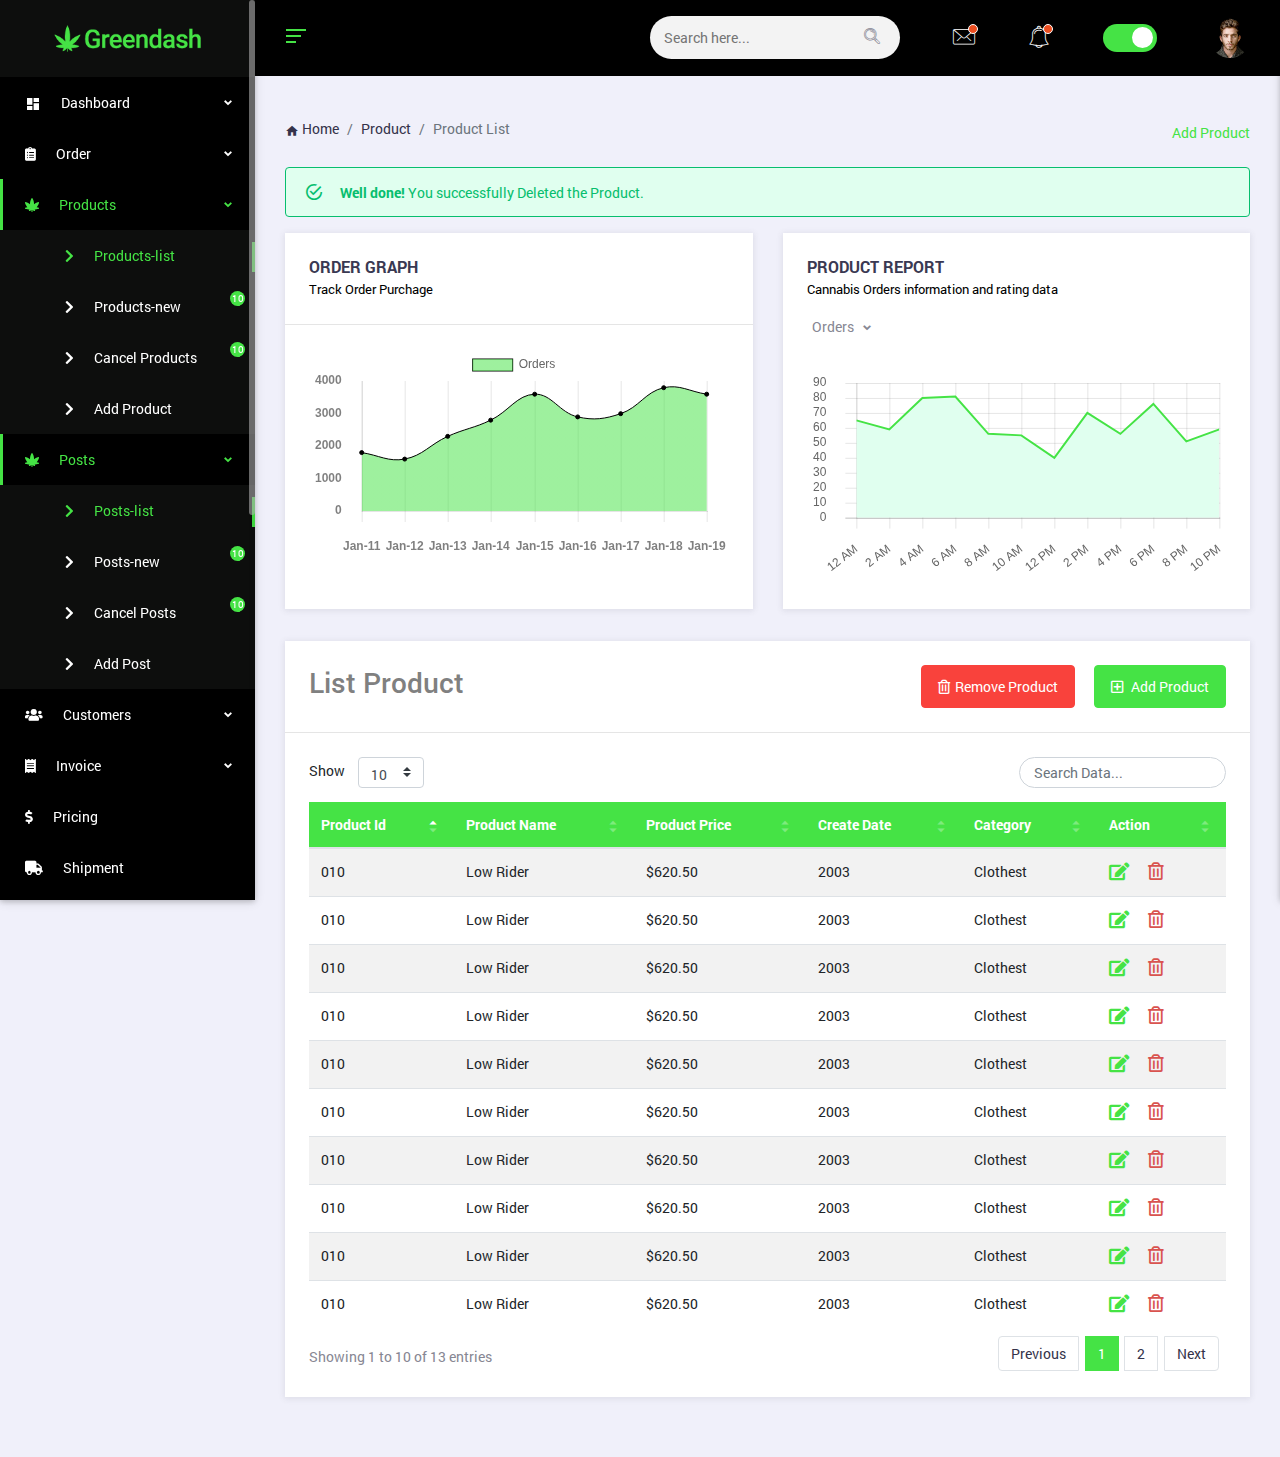
<file: product-list.html>
<!DOCTYPE html>
<html lang="en">
<head>

    <meta http-equiv="Content-Type" content="text/html; charset=utf-8">
    <meta http-equiv="X-UA-Compatible" content="IE=edge">
    <meta name="viewport" content="width=device-width,initial-scale=1">
    <title>Product List</title>
    <!-- Iconic Fonts -->
    <link href="vendors/iconic-fonts/font-awesome/css/all.min.css" rel="stylesheet">
    <link href="https://fonts.googleapis.com/icon?family=Material+Icons" rel="stylesheet">
    <link rel="stylesheet" href="vendors/iconic-fonts/flat-icons/flaticon.css">
    <!-- Bootstrap core CSS -->
    <link href="assets/css/bootstrap.min.css" rel="stylesheet">
    <!-- jQuery UI -->
    <link href="assets/css/jquery-ui.min.css" rel="stylesheet">
    <!-- Page Specific Css (Datatables.css) -->
    <link href="assets/css/datatables.min.css" rel="stylesheet">
    <!-- Sweet   -->
    <link href="assets/css/sweetalert2.min.css" rel="stylesheet">
    <!-- Greendash styles -->
    <link href="assets/css/style.css" rel="stylesheet">
    <link href="assets/css/myStyle.css" rel="stylesheet">
    <!-- Favicon -->
    <link rel="icon" type="image/png" sizes="32x32" href="favicon.ico">
</head>

<body class="ms-body ms-aside-left-open ms-primary-theme ">
    <!-- Preloader -->
    <div id="preloader-wrap">
        <div class="spinner spinner-8">
            <div class="ms-circle1 ms-child"></div>
            <div class="ms-circle2 ms-child"></div>
            <div class="ms-circle3 ms-child"></div>
            <div class="ms-circle4 ms-child"></div>
            <div class="ms-circle5 ms-child"></div>
            <div class="ms-circle6 ms-child"></div>
            <div class="ms-circle7 ms-child"></div>
            <div class="ms-circle8 ms-child"></div>
            <div class="ms-circle9 ms-child"></div>
            <div class="ms-circle10 ms-child"></div>
            <div class="ms-circle11 ms-child"></div>
            <div class="ms-circle12 ms-child"></div>
        </div>
    </div>

    <!-- Overlays -->
    <!-- <div class="ms-aside-overlay ms-overlay-left ms-toggler" data-target="#ms-side-nav" data-toggle="slideLeft"></div>
    <div class="ms-aside-overlay ms-overlay-right ms-toggler" data-target="#ms-recent-activity" data-toggle="slideRight"></div> -->

    <!-- Sidebar Navigation Left -->
    <aside id="ms-side-nav" class="side-nav fixed ms-aside-scrollable ms-aside-left">
        <!-- Logo -->
        <div class="logo-sn ms-d-block-lg">
            <a class="pl-0 ml-0 text-center" href="index.html"> <img src="assets/img/dashboard/greendash-logo.png" alt="logo"> </a>
        </div>

        <!-- Navigation -->
        <ul class="accordion ms-main-aside fs-14" id="side-nav-accordion">
            <!-- Dashboard -->
            <li class="menu-item">
                <a href="#" class="has-chevron" data-toggle="collapse" data-target="#dashboard" aria-expanded="false" aria-controls="dashboard">
                    <span><i class="material-icons fs-16">dashboard</i>Dashboard </span>
                </a>
                <ul id="dashboard" class="collapse" aria-labelledby="dashboard" data-parent="#side-nav-accordion">
                    <li> <a href="index.html"><i class="fa fa-chevron-right"></i>Greendash</a> </li>
                </ul>
            </li>
            <!-- /Dashboard -->

            <!-- Order Page Elements -->
            <li class="menu-item">
                <a href="#" class="has-chevron" data-toggle="collapse" data-target="#order-page" aria-expanded="false" aria-controls="order-page">
                    <span><i class="fas fa-clipboard-list"></i>Order</span>
                </a>
                <ul id="order-page" class="collapse" aria-labelledby="order-page" data-parent="#side-nav-accordion">
                    <li> 
                        <a href="pages/order/order-status.html"><i class="fa fa-chevron-right"></i>Order Status</a> 
                    </li>

                </ul>
            </li>
            <!-- /order page -->

            <!-- Product Page Elements -->
            <li class="menu-item">
                <a href="#" class="has-chevron" data-toggle="collapse" data-target="#product-page" aria-expanded="false" aria-controls="product-page">
                    <span><i class="fas fa-cannabis"></i>Products</span>
                </a>
                <ul id="product-page" class="collapse" aria-labelledby="product-page" data-parent="#side-nav-accordion">
                    <li> 
                        <a href="product-list.html"><i class="fa fa-chevron-right"></i>Products-list</a> 
                    </li>
                    <li class="new"> 
                        <a href="product-new.html"><i class="fa fa-chevron-right"></i>Products-new</a> 
                        <span class="label">10</span>
                    </li>
                    <li class="new"> 
                        <a href="product-delete.html"><i class="fa fa-chevron-right"></i>Cancel Products</a> 
                        <span class="label">10</span>
                    </li>
                    <li> 
                        <a href="product-add.html"><i class="fa fa-chevron-right"></i>Add Product</a> 
                    </li>
                </ul>
            </li>
            <!-- /Product page -->

            <!-- Product Page Elements -->
            <li class="menu-item">
                <a href="#" class="has-chevron" data-toggle="collapse" data-target="#post-page" aria-expanded="false" aria-controls="post-page">
                    <span><i class="fas fa-cannabis"></i>Posts</span>
                </a>
                <ul id="post-page" class="collapse" aria-labelledby="post-page" data-parent="#side-nav-accordion">
                    <li> 
                        <a href="product-list.html"><i class="fa fa-chevron-right"></i>Posts-list</a> 
                    </li>
                    <li class="new"> 
                        <a href="product-new.html"><i class="fa fa-chevron-right"></i>Posts-new</a> 
                        <span class="label">10</span>
                    </li>
                    <li class="new"> 
                        <a href="product-delete.html"><i class="fa fa-chevron-right"></i>Cancel Posts</a> 
                        <span class="label">10</span>
                    </li>
                    <li> 
                        <a href="product-add.html"><i class="fa fa-chevron-right"></i>Add Post</a> 
                    </li>
                </ul>
            </li>
            <!-- /Product page -->

            <!---Customer Page Elements -->
            <li class="menu-item">
                <a href="#" class="has-chevron" data-toggle="collapse" data-target="#customer" aria-expanded="false" aria-controls="customer">
                    <span><i class="fas fa-users"></i>Customers</span>
                </a>
                <ul id="customer" class="collapse" aria-labelledby="customer" data-parent="#side-nav-accordion">
                    <li> 
                        <a href="pages/customer/customer.html"><i class="fa fa-chevron-right"></i>Customers-list</a> 
                    </li>
                    <li> 
                        <a href="pages/customer/reviews.html"><i class="fa fa-chevron-right"></i>Reviwes</a> 
                    </li>
                </ul>
            </li>
            <!-- /Customer page -->

            <!-- Invoice -->
            <li class="menu-item">
                <a href="#" class="has-chevron" data-toggle="collapse" data-target="#invoice" aria-expanded="false" aria-controls="invoice">
                    <span><i class="fas fa-receipt"></i>Invoice</span>
                </a>
                <ul id="invoice" class="collapse" aria-labelledby="invoice" data-parent="#side-nav-accordion">
                    <li> 
                        <a href="pages/invoice/invoice.html"><i class="fa fa-chevron-right"></i>Invoice</a> 
                    </li>
                    <li> 
                        <a href="pages/invoice/invoice-list.html"><i class="fa fa-chevron-right"></i>Invoice-List</a> 
                    </li>
                </ul>
            </li>
            <!-- /Invoice -->

            <!-- Pricing -->
            <li class="menu-item">
                <a href="pages/pricing.html">
                    <span><i class="fas fa-dollar-sign"></i>Pricing</span>
                </a>
            </li>
            <!-- /Pricing -->

            <!-- Shipment -->
            <li class="menu-item">
                <a href="pages/shipment.html">
                    <span><i class="fas fa-truck"></i>Shipment</span>
                </a>
            </li>
            <!-- /Shipment -->

            <li class="menu-item">
                <a href="pages/widgets.html">
                    <span><i class="material-icons fs-16">widgets</i>Widgets</span>
                </a>
            </li>

            <!-- Basic UI Elements -->
            <li class="menu-item">
                <a href="#" class="has-chevron" data-toggle="collapse" data-target="#basic-elements" aria-expanded="false" aria-controls="basic-elements">
                    <span><i class="material-icons fs-16">filter_list</i>Basic UI Elements</span>
                 </a>
                <ul id="basic-elements" class="collapse" aria-labelledby="basic-elements" data-parent="#side-nav-accordion">
                    <li> 
                        <a href="pages/ui-basic/accordions.html">Accordions</a> 
                    </li>
                    <li> 
                        <a href="pages/ui-basic/alerts.html">Alerts</a> 
                    </li>
                    <li> 
                        <a href="pages/ui-basic/buttons.html">Buttons</a> 
                    </li>
                    <li> 
                        <a href="pages/ui-basic/breadcrumbs.html">
                            Breadcrumbs
                        </a>
                    </li>
                    <li> 
                        <a href="pages/ui-basic/badges.html">Badges</a> 
                    </li>
                    <li> 
                        <a href="pages/ui-basic/cards.html">Cards</a> 
                    </li>
                    <li> 
                        <a href="pages/ui-basic/progress-bars.html">Progress Bars</a> 
                    </li>
                    <li> 
                        <a href="pages/ui-basic/preloaders.html">Pre-loaders</a>
                    </li>
                    <li> 
                        <a href="pages/ui-basic/pagination.html">Pagination</a>
                    </li>
                    <li> 
                        <a href="pages/ui-basic/tabs.html">Tabs</a> 
                    </li>

                    <li> 
                        <a href="pages/ui-basic/typography.html">Typography</a>
                    </li>
                </ul>
            </li>
            <!-- /Basic UI Elements -->

            <!-- Advanced UI Elements -->
            <li class="menu-item">
                <a href="#" class="has-chevron" data-toggle="collapse" data-target="#advanced-elements" aria-expanded="false" aria-controls="advanced-elements">
                    <span><i class="material-icons fs-16">code</i>Advanced UI Elements</span>
                </a>
                <ul id="advanced-elements" class="collapse" aria-labelledby="advanced-elements" data-parent="#side-nav-accordion">
                    <li> 
                        <a href="pages/ui-advanced/draggables.html">Draggables</a> 
                    </li>
                    <li> 
                        <a href="pages/ui-advanced/sliders.html">Sliders</a> 
                    </li>
                    <li> 
                        <a href="pages/ui-advanced/modals.html">Modals</a> 
                    </li>
                    <li> 
                        <a href="pages/ui-advanced/rating.html">Rating</a>
                    </li>
                    <li> 
                        <a href="pages/ui-advanced/tour.html">Tour</a> 
                    </li>
                    <li> 
                        <a href="pages/ui-advanced/cropper.html">Cropper</a> 
                    </li>
                    <li> 
                        <a href="pages/ui-advanced/range-slider.html">Range Slider</a> 
                    </li>
                </ul>
            </li>
            <!-- /Advanced UI Elements -->

            <li class="menu-item">
                <a href="pages/animation.html">
                    <span><i class="material-icons fs-16">format_paint</i>Animations</span>
                </a>
            </li>
            <!-- Form Elements -->

            <li class="menu-item">
                <a href="#" class="has-chevron" data-toggle="collapse" data-target="#form-elements" aria-expanded="false" aria-controls="form-elements">
                    <span><i class="material-icons fs-16">input</i>Form Elements</span>
                </a>
                <ul id="form-elements" class="collapse" aria-labelledby="form-elements" data-parent="#side-nav-accordion">
                    <li> <a href="pages/form/form-elements.html">Form Elements</a> </li>
                    <li> <a href="pages/form/form-layout.html">Form Layouts</a> </li>
                    <li> <a href="pages/form/form-validation.html">Form Validation</a> </li>
                    <li> <a href="pages/form/form-wizard.html">Form Wizard</a> </li>
                </ul>
            </li>
            <!-- /Form Elements -->

            <!-- Charts -->
            <li class="menu-item">
                <a href="#" class="has-chevron" data-toggle="collapse" data-target="#charts" aria-expanded="false" aria-controls="charts">
                    <span><i class="material-icons fs-16">equalizer</i>Charts</span>
                </a>
                <ul id="charts" class="collapse" aria-labelledby="charts" data-parent="#side-nav-accordion">
                    <li> <a href="pages/charts/chartjs.html">Chart JS</a> </li>
                    <li> <a href="pages/charts/morris-charts.html">Morris Chart</a> </li>
                </ul>
            </li>
            <!-- /Charts -->

             <!-- Tables -->
            <li class="menu-item">
                <a href="#" class="has-chevron" data-toggle="collapse" data-target="#tables" aria-expanded="false" aria-controls="tables">
                    <span><i class="material-icons fs-16">tune</i>Tables</span>
                </a>
                <ul id="tables" class="collapse" aria-labelledby="tables" data-parent="#side-nav-accordion">
                    <li> <a href="pages/tables/basic-tables.html">Basic Tables</a> </li>
                    <li> <a href="pages/tables/data-tables.html">Data tables</a> </li>
                </ul>
            </li>
            <!-- /Tables -->

            <!-- Popups -->
            <li class="menu-item">
                <a href="#" class="has-chevron" data-toggle="collapse" data-target="#popups" aria-expanded="false" aria-controls="popups">
                    <span><i class="material-icons fs-16">message</i>Popups</span>
                </a>
                <ul id="popups" class="collapse" aria-labelledby="popups" data-parent="#side-nav-accordion">
                    <li> <a href="pages/popups/sweet-alerts.html">Sweet Alerts</a> </li>
                    <li> <a href="pages/popups/toast.html">Toast</a> </li>
                </ul>
            </li>
            <!-- /Popups -->

            <!-- Icons -->
            <li class="menu-item">
                <a href="#" class="has-chevron" data-toggle="collapse" data-target="#icons" aria-expanded="false" aria-controls="icons">
                    <span><i class="material-icons fs-16">border_color</i>Icons</span>
                </a>
                <ul id="icons" class="collapse" aria-labelledby="icons" data-parent="#side-nav-accordion">
                    <li> <a href="pages/icons/fontawesome.html">Fontawesome</a> </li>
                    <li> <a href="pages/icons/flaticons.html">Flaticons</a> </li>
                    <li> <a href="pages/icons/materialize.html">Materialize</a> </li>
                </ul>
            </li>
            <!-- /Icons -->

            <!-- Maps -->
            <li class="menu-item">
                <a href="#" class="has-chevron" data-toggle="collapse" data-target="#maps" aria-expanded="false" aria-controls="maps">
                    <span><i class="material-icons fs-16">map</i>Maps</span>
                </a>
                <ul id="maps" class="collapse" aria-labelledby="maps" data-parent="#side-nav-accordion">
                    <li> <a href="pages/maps/google-maps.html">Google Maps</a> </li>
                    <li> <a href="pages/maps/vector-maps.html">Vector Maps</a> </li>
                </ul>
            </li>
            <!-- /Maps -->

            <!-- Pages -->
            <li class="menu-item">
                <a href="#" class="has-chevron" data-toggle="collapse" data-target="#pages" aria-expanded="false" aria-controls="pages">
                    <span><i class="material-icons fs-16">insert_drive_file</i>Pages</span>
                </a>
                <ul id="pages" class="collapse" aria-labelledby="pages" data-parent="#side-nav-accordion">
                    <li class="menu-item">
                        <a href="#" class="has-chevron" data-toggle="collapse" data-target="#authentication" aria-expanded="false" aria-controls="authentication">Authentication</a>
                        <ul id="authentication" class="collapse" aria-labelledby="authentication" data-parent="#pages">
                            <li> <a href="pages/prebuilt-pages/default-login.html">Default Login</a> </li>
                            <li> <a href="pages/prebuilt-pages/modal-login.html">Modal Login</a> </li>
                            <li> <a href="pages/prebuilt-pages/default-register.html">Default Registration</a> </li>
                            <li> <a href="pages/prebuilt-pages/modal-register.html">Modal Registration</a> </li>
                            <li> <a href="pages/prebuilt-pages/lock-screen.html">Lock Screen</a> </li>
                        </ul>
                    </li>
                    <li> <a href="pages/prebuilt-pages/coming-soon.html">Coming Soon</a> </li>
                    <li> <a href="pages/prebuilt-pages/error.html">Error Page</a> </li>
                    <li class="menu-item"> <a href="pages/prebuilt-pages/faq.html"> FAQ </a> </li>
                    <li class="menu-item"> <a href="pages/prebuilt-pages/portfolio.html"> Portfolio </a> </li>
                    <li class="menu-item"> <a href="pages/prebuilt-pages/user-profile.html"> User Profile </a> </li>
                    <li class="menu-item"> <a href="pages/prebuilt-pages/invoice.html"> Invoice </a> </li>
                </ul>
            </li>
            <!-- /Pages -->

            <!-- Bonus Pages -->
            <li class="menu-item">
                <a href="#" class="has-chevron" data-toggle="collapse" data-target="#bonuspages" aria-expanded="false" aria-controls="pages">
                    <span><i class="material-icons fs-16">insert_drive_file</i> Bonus Pages</span>
                </a>
                <ul id="bonuspages" class="collapse" aria-labelledby="pages" data-parent="#side-nav-accordion">
                    <li> <a href="pages/dashboard/cryptocurrency.html">Crypto Currency</a> </li>
                    <li> <a href="pages/dashboard/web-analytics.html"> Web Analytics </a> </li>
                    <li> <a href="pages/dashboard/social-media.html">Social Media</a> </li>
                    <li> <a href="pages/dashboard/project-management.html">Project Management</a> </li>
                    <li> <a href="pages/dashboard/client-management.html">Client Management</a> </li>
                </ul>
            </li>
            <!-- /Bonus Pages -->

            <!-- Apps -->
            <li class="menu-item">
                <a href="#" class="has-chevron" data-toggle="collapse" data-target="#apps" aria-expanded="false" aria-controls="apps">
                    <span><i class="material-icons fs-16">phone_iphone</i>Apps</span>
                </a>
                <ul id="apps" class="collapse" aria-labelledby="apps" data-parent="#side-nav-accordion">
                    <li> <a href="chat-box.html">Chat</a> </li>
                    <li> <a href="email.html">Email</a> </li>
                    <li> <a href="to-do-list.html">To-do List</a> </li>
                </ul>
            </li>
            <!-- /Apps -->
        </ul>
    </aside>

    <!-- Sidebar Right -->
    <aside id="ms-recent-activity" class="side-nav fixed ms-aside-right ms-scrollable">
        <div class="ms-aside-header">
            <ul class="nav nav-tabs tabs-bordered d-flex nav-justified mb-3" role="tablist">
                <li role="presentation" class="fs-12">
                    <a href="#activityLog" aria-controls="activityLog" class="active" role="tab" data-toggle="tab"> Activity Log</a>
                </li>
                <li role="presentation" class="fs-12">
                    <a href="#recentPosts" aria-controls="recentPosts" role="tab" data-toggle="tab"> Settings </a>
                </li>
                <li>
                    <button type="button" class="close ms-toggler text-center" data-target="#ms-recent-activity" data-toggle="slideRight"><span aria-hidden="true">&times;</span></button>
                </li>
            </ul>
        </div>

        <div class="ms-aside-body">
            <div class="tab-content">
                <div role="tabpanel" class="tab-pane active fade show" id="activityLog">
                    <ul class="ms-activity-log">
                        <li>
                            <div class="ms-btn-icon btn-pill icon btn-light">
                                <i class="flaticon-gear"></i>
                            </div>
                            <h6>Update 1.0.0 Pushed</h6>
                            <span> <i class="material-icons">event</i>1 January, 2019</span>
                            <p class="fs-14">Lorem ipsum dolor sit amet, consectetur adipiscing elit. Quisque scelerisque diam non nisi semper, ula in sodales vehicula....</p>
                        </li>
                        <li>
                            <div class="ms-btn-icon btn-pill icon btn-success">
                                <i class="flaticon-tick-inside-circle"></i>
                            </div>
                            <h6>Profile Updated</h6>
                            <span> <i class="material-icons">event</i>4 March, 2018</span>
                            <p class="fs-14">Curabitur purus sem, malesuada eu luctus eget, suscipit sed turpis. Nam pellentesque felis vitae justo accumsan, sed semper nisi sollicitudin...</p>
                        </li>
                        <li>
                            <div class="ms-btn-icon btn-pill icon btn-warning">
                                <i class="flaticon-alert-1"></i>
                            </div>
                            <h6>Your payment is due</h6>
                            <span> <i class="material-icons">event</i>1 January, 2019</span>
                            <p class="fs-14">Lorem ipsum dolor sit amet, consectetur adipiscing elit. Quisque scelerisque diam non nisi semper, ula in sodales vehicula....</p>
                        </li>
                        <li>
                            <div class="ms-btn-icon btn-pill icon btn-danger">
                                <i class="flaticon-alert"></i>
                            </div>
                            <h6>Database Error</h6>
                            <span> <i class="material-icons">event</i>4 March, 2018</span>
                            <p class="fs-14">Curabitur purus sem, malesuada eu luctus eget, suscipit sed turpis. Nam pellentesque felis vitae justo accumsan, sed semper nisi sollicitudin...</p>
                        </li>
                        <li>
                            <div class="ms-btn-icon btn-pill icon btn-info">
                                <i class="flaticon-information"></i>
                            </div>
                            <h6>Checkout what's Trending</h6>
                            <span> <i class="material-icons">event</i>1 January, 2019</span>
                            <p class="fs-14">Lorem ipsum dolor sit amet, consectetur adipiscing elit. Quisque scelerisque diam non nisi semper, ula in sodales vehicula....</p>
                        </li>
                        <li>
                            <div class="ms-btn-icon btn-pill icon btn-secondary">
                                <i class="flaticon-diamond"></i>
                            </div>
                            <h6>Your Dashboard is ready</h6>
                            <span> <i class="material-icons">event</i>4 March, 2018</span>
                            <p class="fs-14">Curabitur purus sem, malesuada eu luctus eget, suscipit sed turpis. Nam pellentesque felis vitae justo accumsan, sed semper nisi sollicitudin...</p>
                        </li>
                    </ul>

                    <a href="#" class="btn btn-primary d-block"> View All </a>
                </div>

                <div role="tabpanel" class="tab-pane fade" id="recentPosts">
                    <h6>General Settings</h6>
                    <div class="ms-form-group">
                        <span class="ms-option-name fs-14">Location Tracking</span>
                        <label class="ms-switch float-right">
                            <input type="checkbox">
                            <span class="ms-switch-slider round"></span>
                        </label>
                    </div>
                    <div class="ms-form-group">
                        <span class="ms-option-name fs-14">Allow Notifications</span>
                        <label class="ms-switch float-right">
                            <input type="checkbox">
                            <span class="ms-switch-slider round"></span>
                        </label>
                    </div>

                    <div class="ms-form-group">
                        <span class="ms-option-name fs-14">Allow Popups</span>
                        <label class="ms-switch float-right">
                            <input type="checkbox" checked>
                            <span class="ms-switch-slider round"></span>
                        </label>
                    </div>

                    <h6>Log Settings</h6>
                    <div class="ms-form-group">
                        <span class="ms-option-name fs-14">Enable Logging</span>
                        <label class="ms-switch float-right">
                            <input type="checkbox" checked>
                            <span class="ms-switch-slider round"></span>
                        </label>
                    </div>
                    <div class="ms-form-group">
                        <span class="ms-option-name fs-14">Audit Logs</span>
                        <label class="ms-switch float-right">
                            <input type="checkbox">
                            <span class="ms-switch-slider round"></span>
                        </label>
                    </div>
                    <div class="ms-form-group">
                        <span class="ms-option-name fs-14">Error Logs</span>
                        <label class="ms-switch float-right">
                            <input type="checkbox" checked>
                            <span class="ms-switch-slider round"></span>
                        </label>
                    </div>
                    <h6>Advanced Settings</h6>
                    <div class="ms-form-group">
                        <span class="ms-option-name fs-14">Enable Logging</span>
                        <label class="ms-switch float-right">
                            <input type="checkbox" checked>
                            <span class="ms-switch-slider round"></span>
                            </label>
                    </div>
                    <div class="ms-form-group">
                        <span class="ms-option-name fs-14">Audit Logs</span>
                        <label class="ms-switch float-right">
                            <input type="checkbox">
                            <span class="ms-switch-slider round"></span>
                        </label>
                    </div>
                    <div class="ms-form-group">
                        <span class="ms-option-name fs-14">Error Logs</span>
                        <label class="ms-switch float-right">
                            <input type="checkbox" checked>
                            <span class="ms-switch-slider round"></span>
                        </label>
                    </div>
                </div>
            </div>
        </div>
    </aside>

    <!-- Main Content -->
    <main class="body-content">
        <!-- Navigation Bar -->
        <nav class="navbar ms-navbar">

            <div class="ms-aside-toggler ms-toggler pl-0" data-target="#ms-side-nav" data-toggle="slideLeft">
                <span class="ms-toggler-bar bg-primary"></span>
                <span class="ms-toggler-bar bg-primary"></span>
                <span class="ms-toggler-bar bg-primary"></span>
            </div>


            <div class="logo-sn logo-sm ms-d-block-sm">
                <a class="pl-0 ml-0 text-center navbar-brand mr-0" href="index.html">
                    <img src="assets/img/dashboard/greendash-logo-84x41.png" alt="logo"> 
                </a>
            </div>

            <ul class="ms-nav-list ms-inline mb-0" id="ms-nav-options">
                <li class="ms-nav-item ms-search-form pb-0 py-0">
                    <form class="ms-form" method="post">
                        <div class="ms-form-group my-0 mb-0 has-icon fs-14">
                            <input type="search" class="ms-form-input" name="search" placeholder="Search here..." value="">
                            <i class="flaticon-search text-disabled"></i>
                        </div>
                    </form>
                </li>

                <li class="ms-nav-item dropdown">
                    <a href="#" class="text-disabled ms-has-notification" id="mailDropdown" data-toggle="dropdown" aria-haspopup="true" aria-expanded="false"><i class="flaticon-mail"></i></a>
                    <ul class="dropdown-menu dropdown-menu-right" aria-labelledby="mailDropdown">
                        <li class="dropdown-menu-header">
                            <h6 class="dropdown-header ms-inline m-0">
                                <span class="text-disabled">Mail</span>
                            </h6>
                            <span class="badge badge-pill badge-success">3 New</span>
                        </li>

                        <li class="dropdown-divider"></li>
                        <li class="ms-scrollable ms-dropdown-list">
                            <a class="media p-2" href="#">
                                <div class="ms-chat-status ms-status-offline ms-chat-img mr-2 align-self-center">
                                    <img src="assets/img/dashboard/rakhan-potik-1.jpg" class="ms-img-round" alt="people">
                                </div>
                                <div class="media-body">
                                    <span>Hey man, looking forward to your new project.</span>
                                    <p class="fs-10 my-1 text-disabled"><i class="material-icons">access_time</i> 30 seconds ago</p>
                                </div>
                            </a>

                            <a class="media p-2" href="#">
                                <div class="ms-chat-status ms-status-online ms-chat-img mr-2 align-self-center">
                                    <img src="assets/img/dashboard/rakhan-potik-2.jpg" class="ms-img-round" alt="people">
                                </div>
                                <div class="media-body">
                                    <span>Dear John, I was told you bought Greendash! Send me your feedback</span>
                                    <p class="fs-10 my-1 text-disabled"><i class="material-icons">access_time</i> 28 minutes ago</p>
                                </div>
                            </a>

                            <a class="media p-2" href="#">
                                <div class="ms-chat-status ms-status-offline ms-chat-img mr-2 align-self-center">
                                    <img src="assets/img/dashboard/rakhan-potik-3.jpg" class="ms-img-round" alt="people">
                                </div>
                                <div class="media-body">
                                    <span>How many people are we inviting to the dashboard?</span>
                                    <p class="fs-10 my-1 text-disabled"><i class="material-icons">access_time</i> 6 hours ago</p>
                                </div>
                            </a>
                        </li>

                        <li class="dropdown-divider"></li>
                        <li class="dropdown-menu-footer text-center">
                            <a href="pages/apps/email.html">Go to Inbox</a>
                        </li>
                    </ul>
                </li>

                <li class="ms-nav-item dropdown">
                    <a href="#" class="text-disabled ms-has-notification" id="notificationDropdown" data-toggle="dropdown" aria-haspopup="true" aria-expanded="false">
                        <i class="flaticon-bell"></i>
                    </a>

                    <ul class="dropdown-menu dropdown-menu-right" aria-labelledby="notificationDropdown">
                        <li class="dropdown-menu-header">
                            <h6 class="dropdown-header ms-inline m-0">
                                <span class="text-disabled">Notifications</span>
                            </h6>
                            <span class="badge badge-pill badge-info">4 New</span>
                        </li>
                        <li class="dropdown-divider"></li>
                        <li class="ms-scrollable ms-dropdown-list">
                            <a class="media p-2" href="#">
                                <div class="media-body">
                                    <span>12 ways to improve your crypto dashboard</span>
                                    <p class="fs-10 my-1 text-disabled"><i class="material-icons">access_time</i> 30 seconds ago</p>
                                </div>
                            </a>
                            <a class="media p-2" href="#">
                                <div class="media-body">
                                    <span>You have newly registered users</span>
                                    <p class="fs-10 my-1 text-disabled"><i class="material-icons">access_time</i> 45 minutes ago</p>
                                </div>
                            </a>

                            <a class="media p-2" href="#">
                                <div class="media-body">
                                    <span>Your account was logged in from an unauthorized IP</span>
                                    <p class="fs-10 my-1 text-disabled"><i class="material-icons">access_time</i> 2 hours ago</p>
                                </div>
                            </a>

                            <a class="media p-2" href="#">
                                <div class="media-body">
                                    <span>An application form has been submitted</span>
                                    <p class="fs-10 my-1 text-disabled"><i class="material-icons">access_time</i> 1 day ago</p>
                                </div>
                            </a>
                        </li>

                        <li class="dropdown-divider"></li>
                        <li class="dropdown-menu-footer text-center">
                            <a href="#">View all Notifications</a>
                        </li>
                    </ul>
                </li>

                <li class="ms-nav-item m-0 display-none-sm">
                    <label class="ms-switch m-0">
                        <input type="checkbox" id="remove-quickbar" checked="">
                        <span class="ms-switch-slider round"></span>
                    </label>
                </li>

                <li class="ms-nav-item ms-nav-user dropdown">
                    <a href="#" id="userDropdown" data-toggle="dropdown" aria-haspopup="true" aria-expanded="false"> 
                        <img class="ms-user-img ms-img-round float-right" src="assets/img/dashboard/rakhan-potik-1.jpg" alt="people"> 
                    </a>

                    <ul class="dropdown-menu dropdown-menu-right user-dropdown" aria-labelledby="userDropdown">
                        <li class="dropdown-menu-header">
                            <h6 class="dropdown-header ms-inline m-0"><span class="text-disabled">Welcome, Anny Farisha</span></h6>
                        </li>
                        <li class="dropdown-divider"></li>
                        <li class="ms-dropdown-list">
                            <a class="media fs-14 p-2" href="http://slidesigma.com/themes/html/prebuilt-pages/user-profile.html"> 
                                <span><i class="flaticon-user mr-2"></i> Profile</span> 
                            </a>
                            <a class="media fs-14 p-2" href="http://slidesigma.com/themes/html/apps/email.html"> 
                                <span><i class="flaticon-mail mr-2"></i> Inbox</span> 
                                <span class="badge badge-pill badge-info">3</span> 
                            </a>
                            <a class="media fs-14 p-2" href="http://slidesigma.com/themes/html/prebuilt-pages/user-profile.html"> 
                                <span><i class="flaticon-gear mr-2"></i> Account Settings</span>
                            </a>
                        </li>
                        <li class="dropdown-divider"></li>
                        <li class="dropdown-menu-footer">
                            <a class="media fs-14 p-2" href="http://slidesigma.com/themes/html/prebuilt-pages/lock-screen.html"> 
                                <span><i class="flaticon-security mr-2"></i> Lock</span> 
                            </a>
                        </li>
                        <li class="dropdown-menu-footer">
                            <a class="media fs-14 p-2" href="http://slidesigma.com/themes/html/prebuilt-pages/default-login.html"> 
                                <span><i class="flaticon-shut-down mr-2"></i> Logout</span> 
                            </a>
                        </li>
                  </ul>
                </li>
            </ul>

            <div class="ms-toggler ms-d-block-sm pr-0 ms-nav-toggler" data-toggle="slideDown" data-target="#ms-nav-options">
                <span class="ms-toggler-bar bg-primary"></span>
                <span class="ms-toggler-bar bg-primary"></span>
                <span class="ms-toggler-bar bg-primary"></span>
            </div>
        </nav>
    
        <!-- Body Content Wrapper -->
        <div class="ms-content-wrapper">
            <div class="row">
                <div class="col-md-12">
                    <nav aria-label="breadcrumb " class="ms-panel-custom">
                        <ol class="breadcrumb pl-0">
                            <li class="breadcrumb-item"><a href="#"><i class="material-icons">home</i> Home</a></li>
                            <li class="breadcrumb-item"><a href="#">Product</a></li>
                            <li class="breadcrumb-item active" aria-current="page">Product List</li>
                        </ol>
                        <a href="#" class="pt-3 ms-text-primary">Add Product</a>
                    </nav>

                    <div class="alert alert-success" role="alert">
                        <i class="flaticon-tick-inside-circle"></i> <strong>Well done!</strong> You successfully Deleted the Product.
                    </div>
                </div>

                <div class="col-xl-6 col-md-12">
                    <div class="ms-panel ms-panel-fh">
                        <div class="ms-panel-header">
                            <h6>Order Graph</h6>
                            <p>Track Order Purchage</p>
                        </div>
                        <div class="ms-panel-body">
                            <canvas id="line-chart"></canvas>
                        </div>
                    </div>
                </div>

                <!-- Bitcoin rating graph -->
                <div class="col-xl-6 col-md-12">
                    <div class="ms-panel ms-panel-fh ms-crypto-rating">
                        <div class="ms-panel-header header-mini">
                            <div class="d-flex justify-content-between">
                                <div class="ms-header-text">
                                    <h6>Product Report</h6>
                                    <p>Cannabis Orders information and rating data</p>
                                </div>
                            </div>

                            <div class="dropdown">
                                <a href="#" class="has-chevron" data-toggle="dropdown" aria-haspopup="true" aria-expanded="false"><i class="cc BTC"></i> Orders</a>
                                <ul class="dropdown-menu">
                                    <li class="ms-dropdown-list">
                                        <a class="media p-2" href="#">
                                            <div class="media-body">
                                                <span>Hemp Oil</span>
                                            </div>
                                        </a>
                                        <a class="media p-2" href="#">
                                            <div class="media-body">
                                                <span>Super Skunk</span>
                                            </div>
                                        </a>
                                        <a class="media p-2" href="#">
                                            <div class="media-body">
                                                <span>Low Rider</span>
                                            </div>
                                        </a>
                                  </li>
                                </ul>
                            </div>
                        </div>
                        <div class="ms-panel-body">
                            <canvas id="crypto-rating-graph"></canvas>
                        </div>
                    </div>
                </div>

                <div class="col-md-12">
                    <div class="ms-panel">
                        <div class="ms-panel-header">
                            <div class="d-flex-between-center">
                                <h1 class="color-808080 fs-28">List Product</h1>
                                <div class="btn-control">
                                    <a href="product-delete.html" class="btn btn-danger has-icon mr-3"><i class="far fa-trash-alt"></i>Remove Product</a>
                                    <a href="product-add.html" class="btn btn-primary has-icon"><i class="far fa-plus-square"></i> Add Product</a>
                                </div>
                                
                            </div>
                        </div>
                        <div class="ms-panel-body">
                            <div class="table-responsive">
                                <table id="data-product" class="table table-striped thead-primary w-100">
                                    <tbody>
                                        <tr>
                                            <td>010</td>
                                            <td>Low Rider</td>
                                            <td>$620.50</td>
                                            <td>2003</td>
                                            <td>Clothest</td>
                                            <td>
                                                <a href="product-detail.html">
                                                    <i class="fa fa-edit ms-text-primary"></i>
                                                </a>
                                                <button type="button" name="button" class="btn-transparent trigger-swal" data-swal="multi-step">
                                                    <i class="far fa-trash-alt ms-text-danger"></i>
                                                </button>
                                            </td>
                                        </tr>
                                        <tr>
                                            <td>010</td>
                                            <td>Low Rider</td>
                                            <td>$620.50</td>
                                            <td>2003</td>
                                            <td>Clothest</td>
                                            <td>
                                                <a href="product-detail.html">
                                                    <i class="fa fa-edit ms-text-primary"></i>
                                                </a>
                                                <button type="button" name="button" class="btn-transparent trigger-swal" data-swal="multi-step">
                                                    <i class="far fa-trash-alt ms-text-danger"></i>
                                                </button>
                                            </td>
                                        </tr>
                                        <tr>
                                            <td>010</td>
                                            <td>Low Rider</td>
                                            <td>$620.50</td>
                                            <td>2003</td>
                                            <td>Clothest</td>
                                            <td>
                                                <a href="product-detail.html">
                                                    <i class="fa fa-edit ms-text-primary"></i>
                                                </a>
                                                <button type="button" name="button" class="btn-transparent trigger-swal" data-swal="multi-step">
                                                    <i class="far fa-trash-alt ms-text-danger"></i>
                                                </button>
                                            </td>
                                        </tr>
                                        <tr>
                                            <td>010</td>
                                            <td>Low Rider</td>
                                            <td>$620.50</td>
                                            <td>2003</td>
                                            <td>Clothest</td>
                                            <td>
                                                <a href="product-detail.html">
                                                    <i class="fa fa-edit ms-text-primary"></i>
                                                </a>
                                                <button type="button" name="button" class="btn-transparent trigger-swal" data-swal="multi-step">
                                                    <i class="far fa-trash-alt ms-text-danger"></i>
                                                </button>
                                            </td>
                                        </tr>
                                        <tr>
                                            <td>010</td>
                                            <td>Low Rider</td>
                                            <td>$620.50</td>
                                            <td>2003</td>
                                            <td>Clothest</td>
                                            <td>
                                                <a href="product-detail.html">
                                                    <i class="fa fa-edit ms-text-primary"></i>
                                                </a>
                                                <button type="button" name="button" class="btn-transparent trigger-swal" data-swal="multi-step">
                                                    <i class="far fa-trash-alt ms-text-danger"></i>
                                                </button>
                                            </td>
                                        </tr>
                                        <tr>
                                            <td>010</td>
                                            <td>Low Rider</td>
                                            <td>$620.50</td>
                                            <td>2003</td>
                                            <td>Clothest</td>
                                            <td>
                                                <a href="product-detail.html">
                                                    <i class="fa fa-edit ms-text-primary"></i>
                                                </a>
                                                <button type="button" name="button" class="btn-transparent trigger-swal" data-swal="multi-step">
                                                    <i class="far fa-trash-alt ms-text-danger"></i>
                                                </button>
                                            </td>
                                        </tr>
                                        <tr>
                                            <td>010</td>
                                            <td>Low Rider</td>
                                            <td>$620.50</td>
                                            <td>2003</td>
                                            <td>Clothest</td>
                                            <td>
                                                <a href="product-detail.html">
                                                    <i class="fa fa-edit ms-text-primary"></i>
                                                </a>
                                                <button type="button" name="button" class="btn-transparent trigger-swal" data-swal="multi-step">
                                                    <i class="far fa-trash-alt ms-text-danger"></i>
                                                </button>
                                            </td>
                                        </tr>
                                        <tr>
                                            <td>010</td>
                                            <td>Low Rider</td>
                                            <td>$620.50</td>
                                            <td>2003</td>
                                            <td>Clothest</td>
                                            <td>
                                                <a href="product-detail.html">
                                                    <i class="fa fa-edit ms-text-primary"></i>
                                                </a>
                                                <button type="button" name="button" class="btn-transparent trigger-swal" data-swal="multi-step">
                                                    <i class="far fa-trash-alt ms-text-danger"></i>
                                                </button>
                                            </td>
                                        </tr>
                                        <tr>
                                            <td>010</td>
                                            <td>Low Rider</td>
                                            <td>$620.50</td>
                                            <td>2003</td>
                                            <td>Clothest</td>
                                            <td>
                                                <a href="product-detail.html">
                                                    <i class="fa fa-edit ms-text-primary"></i>
                                                </a>
                                                <button type="button" name="button" class="btn-transparent trigger-swal" data-swal="multi-step">
                                                    <i class="far fa-trash-alt ms-text-danger"></i>
                                                </button>
                                            </td>
                                        </tr>
                                        <tr>
                                            <td>010</td>
                                            <td>Low Rider</td>
                                            <td>$620.50</td>
                                            <td>2003</td>
                                            <td>Clothest</td>
                                            <td>
                                                <a href="product-detail.html">
                                                    <i class="fa fa-edit ms-text-primary"></i>
                                                </a>
                                                <button type="button" name="button" class="btn-transparent trigger-swal" data-swal="multi-step">
                                                    <i class="far fa-trash-alt ms-text-danger"></i>
                                                </button>
                                            </td>
                                        </tr>
                                        <tr>
                                            <td>010</td>
                                            <td>Low Rider</td>
                                            <td>$620.50</td>
                                            <td>2003</td>
                                            <td>Clothest</td>
                                            <td>
                                                <a href="product-detail.html">
                                                    <i class="fa fa-edit ms-text-primary"></i>
                                                </a>
                                                <button type="button" name="button" class="btn-transparent trigger-swal" data-swal="multi-step">
                                                    <i class="far fa-trash-alt ms-text-danger"></i>
                                                </button>
                                            </td>
                                        </tr>
                                        <tr>
                                            <td>010</td>
                                            <td>Low Rider</td>
                                            <td>$620.50</td>
                                            <td>2003</td>
                                            <td>Clothest</td>
                                            <td>
                                                <a href="product-detail.html">
                                                    <i class="fa fa-edit ms-text-primary"></i>
                                                </a>
                                                <button type="button" name="button" class="btn-transparent trigger-swal" data-swal="multi-step">
                                                    <i class="far fa-trash-alt ms-text-danger"></i>
                                                </button>
                                            </td>
                                        </tr>
                                        <tr>
                                            <td>010</td>
                                            <td>Low Rider</td>
                                            <td>$620.50</td>
                                            <td>2003</td>
                                            <td>Clothest</td>
                                            <td>
                                                <a href="product-detail.html">
                                                    <i class="fa fa-edit ms-text-primary"></i>
                                                </a>
                                                <button type="button" name="button" class="btn-transparent trigger-swal" data-swal="multi-step">
                                                    <i class="far fa-trash-alt ms-text-danger"></i>
                                                </button>
                                            </td>
                                        </tr>
                                    </tbody>
                                </table>

                            </div>
                        </div>
                    </div>
                </div>
            </div>
        </div>
    </main>
    
    <!-- Quick bar -->
    <aside id="ms-quick-bar" class="ms-quick-bar fixed ms-d-block-lg">

        <ul class="nav nav-tabs ms-quick-bar-list" role="tablist">
            <li class="ms-quick-bar-item ms-has-qa" role="presentation" data-toggle="tooltip" data-placement="left" title="Launch Chat" data-title="Chat">
                <a href="#qa-chat" aria-controls="qa-chat" role="tab" data-toggle="tab">
                    <i class="flaticon-chat"></i>
                    <span class="ms-quick-bar-label">Chat</span>
                </a>
            </li>

            <li class="ms-quick-bar-item ms-has-qa" role="presentation" data-toggle="tooltip" data-placement="left" title="Launch Email" data-title="Email">
                <a href="#qa-email" aria-controls="qa-email" role="tab" data-toggle="tab">
                    <i class="flaticon-mail"></i>
                    <span class="ms-quick-bar-label">Email</span>
                </a>
            </li>

            <li class="ms-quick-bar-item ms-has-qa" role="presentation" data-toggle="tooltip" data-placement="left" title="Launch To-do-list" data-title="To-do-list">
                <a href="#qa-toDo" aria-controls="qa-toDo" role="tab" data-toggle="tab">
                    <i class="flaticon-list"></i>
                    <span class="ms-quick-bar-label">To-do</span>
                </a>
            </li>

            <li class="ms-quick-bar-item ms-has-qa" role="presentation" data-toggle="tooltip" data-placement="left" title="Launch Reminders" data-title="Reminders">
                <a href="#qa-reminder" aria-controls="qa-reminder" role="tab" data-toggle="tab">
                    <i class="flaticon-bell"></i>
                    <span class="ms-quick-bar-label">Reminder</span>
                </a>
            </li>

            <li class="ms-quick-bar-item ms-has-qa" role="presentation" data-toggle="tooltip" data-placement="left" title="Launch Notes" data-title="Notes">
                <a href="#qa-notes" aria-controls="qa-notes" role="tab" data-toggle="tab">
                    <i class="flaticon-pencil"></i>
                    <span class="ms-quick-bar-label">Notes</span>
                </a>
            </li>

            <li class="ms-quick-bar-item ms-has-qa" role="presentation" data-toggle="tooltip" data-placement="left" title="Invite Members" data-title="Invite Members">
                <a href="#qa-invite" aria-controls="qa-invite" role="tab" data-toggle="tab">
                    <i class="flaticon-share-1"></i>
                    <span class="ms-quick-bar-label">Invite</span>
                </a>
            </li>
        </ul>

        <div class="ms-configure-qa" data-toggle="tooltip" data-placement="left" title="Configure Quick Access">

            <a href="#">
                <i class="flaticon-hammer"></i>
                <span class="ms-quick-bar-label">Configure</span>
            </a>
        </div>

        <!-- Quick bar Content -->
        <div class="ms-quick-bar-content">

            <div class="ms-quick-bar-header clearfix">
                <h5 class="ms-quick-bar-title float-left">Title</h5>
                <button type="button" class="close ms-toggler" data-target="#ms-quick-bar" data-toggle="hideQuickBar" aria-label="Close">
                    <span aria-hidden="true">&times;</span>
                </button>
            </div>

            <div class="ms-quick-bar-body tab-content">
                <div role="tabpanel" class="tab-pane" id="qa-chat">
                    <div class="ms-chat-container">
                        <div class="ms-chat-header px-3">
                            <div class="ms-chat-user-container media clearfix">
                                <div class="ms-chat-status ms-status-online ms-chat-img mr-3 align-self-center">
                                    <img src="assets/img/dashboard/rakhan-potik-1.jpg" class="ms-img-round" alt="people">
                                </div>

                                <div class="media-body ms-chat-user-info mt-1">
                                    <h6>Anny Farisha</h6>
                                    <a href="#" class="text-disabled has-chevron fs-12" data-toggle="dropdown" aria-haspopup="true" aria-expanded="false">Available</a>

                                    <ul class="dropdown-menu">
                                        <li class="ms-dropdown-list">
                                            <a class="media p-2" href="#">
                                                <div class="media-body">
                                                    <span>Busy</span>
                                                </div>
                                            </a>

                                            <a class="media p-2" href="#">
                                                <div class="media-body">
                                                    <span>Away</span>
                                                </div>
                                            </a>

                                            <a class="media p-2" href="#">
                                                <div class="media-body">
                                                    <span>Offline</span>
                                                </div>
                                            </a>
                                        </li>
                                    </ul>
                                </div>
                            </div>

                            <form class="ms-form my-3" method="post">
                                <div class="ms-form-group my-0 mb-0 has-icon fs-14">
                                    <input type="search" class="ms-form-input w-100" name="search" placeholder="Search for People and Groups" value="">
                                    <i class="flaticon-search text-disabled"></i>
                                </div>
                            </form>
                        </div>

                        <div class="ms-chat-body">
                            <ul class="nav nav-tabs tabs-bordered d-flex nav-justified px-3" role="tablist">
                                <li role="presentation" class="fs-12"><a href="#chats" aria-controls="chats" class="active show" role="tab" data-toggle="tab"> Chats </a></li>
                                <li role="presentation" class="fs-12"><a href="#groups" aria-controls="groups" role="tab" data-toggle="tab"> Groups </a></li>
                                <li role="presentation" class="fs-12"><a href="#contacts" aria-controls="contacts" role="tab" data-toggle="tab"> Contacts </a></li>
                            </ul>

                            <div class="tab-content">
                                <div role="tabpanel" class="tab-pane active show fade in" id="chats">
                                    <ul class="ms-scrollable ms-quickbar-container">
                                        <li class="ms-chat-user-container ms-open-chat ms-deletable p-3 media clearfix">
                                            <div class="ms-chat-status ms-status-away ms-has-new-msg ms-chat-img mr-3 align-self-center">
                                                <span class="msg-count">3</span>
                                                <img src="assets/img/dashboard/rakhan-potik-2.jpg" class="ms-img-round" alt="people">
                                            </div>

                                            <div class="media-body ms-chat-user-info mt-1">
                                                <h6>James Zathila</h6> 
                                                <span class="ms-chat-time">2 Hours ago</span>
                                                <p>Lorem ipsum dolor sit amet, consectetur adipiscing elit. In in arcu turpis. Nunc</p>
                                                <i class="flaticon-trash ms-delete-trigger"> </i>
                                            </div>
                                        </li>

                                        <li class="ms-chat-user-container ms-open-chat ms-deletable p-3 media clearfix">
                                            <div class="ms-chat-status ms-status-online ms-chat-img mr-3 align-self-center">
                                                <img src="assets/img/dashboard/rakhan-potik-3.jpg" class="ms-img-round" alt="people">
                                            </div>

                                            <div class="media-body ms-chat-user-info mt-1">
                                                <h6>Raymart Sandiago</h6> <span class="ms-chat-time">3 Hours ago</span>
                                                <p>Lorem ipsum dolor sit amet, consectetur adipiscing elit. In in arcu turpis. Nunc</p>
                                                <i class="flaticon-trash ms-delete-trigger"> </i>
                                            </div>
                                        </li>

                                        <li class="ms-chat-user-container ms-open-chat ms-deletable p-3 media clearfix">
                                            <div class="ms-chat-status ms-status-offline ms-chat-img mr-3 align-self-center">
                                                <img src="assets/img/dashboard/rakhan-potik-4.jpg" class="ms-img-round" alt="people">
                                            </div>

                                            <div class="media-body ms-chat-user-info mt-1">
                                                <h6>Heather Brown</h6> <span class="ms-chat-time">12 Hours ago</span>
                                                <p>Lorem ipsum dolor sit amet, consectetur adipiscing elit. In in arcu turpis. Nunc</p>
                                                <i class="flaticon-trash ms-delete-trigger"> </i>
                                            </div>
                                        </li>

                                        <li class="ms-chat-user-container ms-open-chat ms-deletable p-3 media clearfix">
                                            <div class="ms-chat-status ms-status-busy ms-chat-img mr-3 align-self-center">
                                                <img src="assets/img/dashboard/rakhan-potik-5.jpg" class="ms-img-round" alt="people">
                                            </div>
                                            <div class="media-body ms-chat-user-info mt-1">
                                                <h6>Micheal John</h6> <span class="ms-chat-time">Yesterday</span>
                                                <p>Lorem ipsum dolor sit amet, consectetur adipiscing elit. In in arcu turpis. Nunc</p>
                                                <i class="flaticon-trash ms-delete-trigger"> </i>
                                            </div>
                                        </li>

                                        <li class="ms-chat-user-container ms-open-chat ms-deletable p-3 media clearfix">
                                            <div class="ms-chat-status ms-status-online ms-chat-img mr-3 align-self-center">
                                                <img src="assets/img/dashboard/rakhan-potik-4.jpg" class="ms-img-round" alt="people">
                                            </div>
                                            <div class="media-body ms-chat-user-info mt-1">
                                                <h6>John Doe</h6> <span class="ms-chat-time">3 Days ago</span>
                                                <p>Lorem ipsum dolor sit amet, consectetur adipiscing elit. In in arcu turpis. Nunc</p>
                                                <i class="flaticon-trash ms-delete-trigger"> </i>
                                            </div>
                                        </li>
                                    </ul>
                                </div>

                                <div role="tabpanel" class="tab-pane fade" id="groups">
                                    <ul class="ms-scrollable ms-quickbar-container">
                                        <li class="ms-chat-user-container ms-open-chat p-3 media clearfix">
                                            <div class="ms-chat-img mr-3 align-self-center">
                                                <img src="assets/img/dashboard/rakhan-potik-1.jpg" class="ms-img-round" alt="people">
                                            </div>

                                            <div class="media-body ms-chat-user-info mt-1">
                                                <h6>James Zathila</h6>
                                                <a href="#" class="ms-chat-time"> <i class="flaticon-chat"></i> </a>
                                                <p>Lorem ipsum dolor sit amet, consectetur adipiscing elit. In in arcu turpis. Nunc</p>
                                                <ul class="ms-group-members clearfix mt-3 mb-0">
                                                    <li> <img src="assets/img/dashboard/rakhan-potik-1.jpg" alt="member"> </li>
                                                    <li> <img src="assets/img/dashboard/rakhan-potik-2.jpg" alt="member"> </li>
                                                    <li> <img src="assets/img/dashboard/rakhan-potik-3.jpg" alt="member"> </li>
                                                    <li class="ms-group-count"> + 12 more </li>
                                                </ul>
                                            </div>
                                        </li>

                                        <li class="ms-chat-user-container ms-open-chat p-3 media clearfix">
                                            <div class="ms-chat-img mr-3 align-self-center">
                                                <img src="assets/img/dashboard/rakhan-potik-2.jpg" class="ms-img-round" alt="people">
                                            </div>

                                            <div class="media-body ms-chat-user-info mt-1">
                                                <h6>Raymart Sandiago</h6> 
                                                <a href="#" class="ms-chat-time"> <i class="flaticon-chat"></i> </a>
                                                <p>Lorem ipsum dolor sit amet, consectetur adipiscing elit. In in arcu turpis. Nunc</p>
                                                <ul class="ms-group-members clearfix mt-3 mb-0">
                                                    <li> <img src="assets/img/dashboard/rakhan-potik-3.jpg" alt="member"> </li>
                                                    <li> <img src="assets/img/dashboard/rakhan-potik-4.jpg" alt="member"> </li>
                                                </ul>
                                            </div>
                                        </li>

                                        <li class="ms-chat-user-container ms-open-chat p-3 media clearfix">
                                            <div class="ms-chat-img mr-3 align-self-center">
                                                <img src="assets/img/dashboard/rakhan-potik-1.jpg" class="ms-img-round" alt="people">
                                            </div>

                                            <div class="media-body ms-chat-user-info mt-1">
                                                <h6>John Doe</h6> 
                                                <a href="#" class="ms-chat-time"> <i class="flaticon-chat"></i> </a>
                                                <p>Lorem ipsum dolor sit amet, consectetur adipiscing elit. In in arcu turpis. Nunc</p>
                                                <ul class="ms-group-members clearfix mt-3 mb-0">
                                                    <li> <img src="assets/img/dashboard/rakhan-potik-2.jpg" alt="member"> </li>
                                                    <li> <img src="assets/img/dashboard/rakhan-potik-3.jpg" alt="member"> </li>
                                                    <li> <img src="assets/img/dashboard/rakhan-potik-4.jpg" alt="member"> </li>
                                                    <li class="ms-group-count"> + 4 more </li>
                                                </ul>
                                            </div>
                                        </li>
                                    </ul>
                                </div>

                                <div role="tabpanel" class="tab-pane fade" id="contacts">
                                    <ul class="ms-scrollable ms-quickbar-container">
                                        <li class="ms-chat-user-container ms-open-chat p-3 media clearfix">
                                            <div class="ms-chat-img mr-3 align-self-center">
                                                <img src="assets/img/dashboard/rakhan-potik-5.jpg" class="ms-img-round" alt="people">
                                            </div>

                                            <div class="media-body ms-chat-user-info mt-1">
                                                <h6>John Doe</h6> 
                                                <a href="#" class="ms-chat-time"> <i class="flaticon-chat"></i> </a>
                                                <p>Lorem ipsum dolor sit amet, consectetur adipiscing elit. In in arcu turpis. Nunc</p>
                                            </div>
                                        </li>

                                        <li class="ms-chat-user-container ms-open-chat p-3 media clearfix">
                                            <div class="ms-chat-img mr-3 align-self-center">
                                                <img src="assets/img/dashboard/rakhan-potik-7.jpg" class="ms-img-round" alt="people">
                                            </div>
                                            <div class="media-body ms-chat-user-info mt-1">
                                                <h6>Raymart Sandiago</h6> <a href="#" class="ms-chat-time"> <i class="flaticon-chat"></i> </a>
                                                <p>Lorem ipsum dolor sit amet, consectetur adipiscing elit. In in arcu turpis. Nunc</p>
                                            </div>
                                        </li>

                                        <li class="ms-chat-user-container ms-open-chat p-3 media clearfix">
                                            <div class="ms-chat-img mr-3 align-self-center">
                                                <img src="assets/img/dashboard/rakhan-potik-8.jpg" class="ms-img-round" alt="people">
                                            </div>
                                            <div class="media-body ms-chat-user-info mt-1">
                                                <h6>Micheal John</h6> <a href="#" class="ms-chat-time"> <i class="flaticon-chat"></i> </a>
                                                <p>Lorem ipsum dolor sit amet, consectetur adipiscing elit. In in arcu turpis. Nunc</p>
                                            </div>
                                        </li>

                                        <li class="ms-chat-user-container ms-open-chat p-3 media clearfix">
                                            <div class="ms-chat-img mr-3 align-self-center">
                                                <img src="assets/img/dashboard/rakhan-potik-1.jpg" class="ms-img-round" alt="people">
                                            </div>
                                            <div class="media-body ms-chat-user-info mt-1">
                                                <h6>Heather Brown</h6> <a href="#" class="ms-chat-time"> <i class="flaticon-chat"></i> </a>
                                                <p>Lorem ipsum dolor sit amet, consectetur adipiscing elit. In in arcu turpis. Nunc</p>
                                            </div>
                                        </li>

                                        <li class="ms-chat-user-container ms-open-chat p-3 media clearfix">
                                            <div class="ms-chat-img mr-3 align-self-center">
                                                <img src="assets/img/dashboard/rakhan-potik-2.jpg" class="ms-img-round" alt="people">
                                            </div>
                                            <div class="media-body ms-chat-user-info mt-1">
                                                <h6>Mila Freign</h6> <a href="#" class="ms-chat-time"> <i class="flaticon-chat"></i> </a>
                                                <p>Lorem ipsum dolor sit amet, consectetur adipiscing elit. In in arcu turpis. Nunc</p>
                                            </div>
                                        </li>

                                        <li class="ms-chat-user-container ms-open-chat p-3 media clearfix">
                                            <div class="ms-chat-img mr-3 align-self-center">
                                                <img src="assets/img/dashboard/rakhan-potik-3.jpg" class="ms-img-round" alt="people">
                                            </div>

                                            <div class="media-body ms-chat-user-info mt-1">
                                                <h6>James Zathila</h6> <a href="#" class="ms-chat-time"> <i class="flaticon-chat"></i> </a>
                                                <p>Lorem ipsum dolor sit amet, consectetur adipiscing elit. In in arcu turpis. Nunc</p>
                                            </div>
                                        </li>
                                    </ul>
                                </div>
                            </div>
                        </div>
                    </div>
                </div>

                <div role="tabpanel" class="tab-pane" id="qa-email">
                    <div class="ms-email-container">
                        <div class="ms-qa-options">
                            <a href="#" class="btn btn-primary w-100 mt-0 has-icon"> <i class="flaticon-pencil"></i> Compose Email </a>
                        </div>

                        <ul class="ms-scrollable ms-quickbar-container">
                            <li class="p-3  media ms-email clearfix">
                                <div class="ms-email-img mr-3 ">
                                    <img src="assets/img/dashboard/rakhan-potik-1.jpg" class="ms-img-round" alt="people">
                                </div>

                                <div class="media-body ms-email-details">
                                    <span class="ms-email-sender">James Zathila</span>
                                    <h6 class="ms-email-subject">[WordPress] New Comment</h6> 
                                    <span class="ms-email-time">2 Hours ago</span>
                                    <p class="ms-email-msg">Lorem ipsum dolor sit amet, consectetur adipiscing elit. In in arcu turpis. Nunc</p>
                                </div>
                            </li>

                            <li class="p-3  media ms-email clearfix">
                                <div class="ms-email-img mr-3 ">
                                    <img src="assets/img/dashboard/rakhan-potik-2.jpg" class="ms-img-round" alt="people">
                                </div>

                                <div class="media-body ms-email-details">
                                    <span class="ms-email-sender">John Doe</span>
                                    <h6 class="ms-email-subject">[WordPress] New Comment</h6> 
                                    <span class="ms-email-time">8 Hours ago</span>
                                    <p class="ms-email-msg">Lorem ipsum dolor sit amet, consectetur adipiscing elit. In in arcu turpis. Nunc</p>
                                </div>
                            </li>

                            <li class="p-3  media ms-email clearfix">
                                <div class="ms-email-img mr-3 ">
                                    <img src="assets/img/dashboard/rakhan-potik-3.jpg" class="ms-img-round" alt="people">
                                </div>
                                <div class="media-body ms-email-details">
                                    <span class="ms-email-sender">Heather Brown</span>
                                    <h6 class="ms-email-subject">[WordPress] New Comment</h6> 
                                    <span class="ms-email-time">1 Day ago</span>
                                    <p class="ms-email-msg">Lorem ipsum dolor sit amet, consectetur adipiscing elit. In in arcu turpis. Nunc</p>
                                </div>
                            </li>
                        </ul>
                    </div>
                </div>

                <div role="tabpanel" class="tab-pane" id="qa-toDo">
                    <div class="ms-quickbar-container ms-todo-list-container ms-scrollable">

                        <form class="ms-add-task-block">
                            <div class="form-group mx-3 mt-0  fs-14 clearfix">
                                <input type="text" class="form-control fs-14 float-left" id="task-block" name="todo-block" placeholder="Add Task Block" value="">
                                <button type="submit" class="ms-btn-icon bg-primary float-right">
                                    <i class="material-icons text-disabled">add</i>
                                </button>
                            </div>
                        </form>

                        <ul class="ms-todo-list">
                            <li class="ms-card ms-qa-card ms-deletable">

                                <div class="ms-card-header clearfix">
                                    <h6 class="ms-card-title">Task Block Title</h6>
                                    <button data-toggle="tooltip" data-placement="left" title="Add a Task to this block" class="ms-add-task-to-block ms-btn-icon float-right"> <i class="material-icons text-disabled">add</i> </button>
                                </div>

                                <div class="ms-card-body">
                                    <ul class="ms-list ms-task-block">
                                        <li class="ms-list-item ms-to-do-task ms-deletable">
                                            <label class="ms-checkbox-wrap ms-todo-complete">
                                                <input type="checkbox" value="">
                                                <i class="ms-checkbox-check"></i>
                                            </label>
                                            <span> Task to do </span>
                                            <button type="submit" class="close"><i class="flaticon-trash ms-delete-trigger"> </i></button>
                                        </li>

                                        <li class="ms-list-item ms-to-do-task ms-deletable">
                                            <label class="ms-checkbox-wrap ms-todo-complete">
                                                <input type="checkbox" value="">
                                                <i class="ms-checkbox-check"></i>
                                            </label>
                                            <span>Task to do</span>
                                            <button type="submit" class="close"><i class="flaticon-trash ms-delete-trigger"> </i></button>
                                        </li>
                                    </ul>
                                </div>

                                <div class="ms-card-footer clearfix">
                                    <a href="#" class="text-disabled mr-2"> <i class="flaticon-archive"> </i> Archive </a>
                                    <a href="#" class="text-disabled  ms-delete-trigger float-right"> <i class="flaticon-trash"> </i> Delete </a>
                                </div>

                            </li>
                        </ul>
                    </div>
                </div>

                <div role="tabpanel" class="tab-pane" id="qa-reminder">
                    <div class="ms-quickbar-container ms-reminders">

                        <ul class="ms-qa-options">
                            <li>
                                <a href="#" data-toggle="modal" data-target="#reminder-modal"> 
                                    <i class="flaticon-bell"></i> New Reminder 
                                </a> 
                            </li>
                        </ul>

                        <div class="ms-quickbar-container ms-scrollable">

                            <div class="ms-card ms-qa-card ms-deletable">
                                <div class="ms-card-body">
                                    <p> Developer Meeting in Block B </p>
                                    <span class="text-disabled fs-12"><i class="material-icons fs-14">access_time</i> Today - 3:45 pm</span>
                                </div>

                                <div class="ms-card-footer clearfix">
                                    <div class="ms-note-editor float-right">
                                        <a href="#" class="text-disabled mr-2" data-toggle="modal" data-target="#reminder-modal"> <i class="flaticon-pencil"> </i> Edit </a>
                                        <a href="#" class="text-disabled  ms-delete-trigger"> <i class="flaticon-trash"> </i> Delete </a>
                                    </div>
                                </div>
                            </div>

                            <div class="ms-card ms-qa-card ms-deletable">
                                <div class="ms-card-body">
                                    <p> Start adding change log to version 2 </p>
                                    <span class="text-disabled fs-12"><i class="material-icons fs-14">access_time</i> Tomorrow - 12:00 pm</span>
                                </div>
                                <div class="ms-card-footer clearfix">
                                    <div class="ms-note-editor float-right">
                                        <a href="#" class="text-disabled mr-2" data-toggle="modal" data-target="#reminder-modal"> <i class="flaticon-pencil"> </i> Edit </a>
                                        <a href="#" class="text-disabled  ms-delete-trigger"> <i class="flaticon-trash"> </i> Delete </a>
                                    </div>
                                </div>
                            </div>
                        </div>
                    </div>
                </div>

                <div role="tabpanel" class="tab-pane" id="qa-notes">

                    <ul class="ms-qa-options">
                        <li> <a href="#" data-toggle="modal" data-target="#notes-modal"> <i class="flaticon-sticky-note"></i> New Note </a> </li>
                        <li> <a href="#"> <i class="flaticon-excel"></i> Export to Excel </a> </li>
                    </ul>

                    <div class="ms-quickbar-container ms-scrollable">

                        <div class="ms-card ms-qa-card ms-deletable">
                            <div class="ms-card-header">
                                <h6 class="ms-card-title">Don't forget to check with the Manager</h6>
                            </div>

                            <div class="ms-card-body">
                                <p>Lorem ipsum dolor sit amet, consectetur adipiscing elit. Nam vulputate urna in faucibus venenatis. Etiam at dapibus neque,vel varius metus. Pellentesque eget orci malesuada, venenatis magna et</p>
                                <ul class="ms-note-members clearfix mb-0">
                                    <li class="ms-deletable"> <img src="assets/img/dashboard/rakhan-potik-2.jpg" alt="member"> </li>
                                    <li class="ms-deletable"> <img src="assets/img/dashboard/rakhan-potik-3.jpg" alt="member"> </li>
                                </ul>
                            </div>

                            <div class="ms-card-footer clearfix">

                                <div class="dropdown float-left">
                                    <a href="#" class="text-disabled" data-toggle="dropdown" aria-haspopup="true" aria-expanded="false">
                                        <i class="flaticon-share-1"></i> Share
                                    </a>

                                    <ul class="dropdown-menu">
                                        <li class="dropdown-menu-header">
                                            <h6 class="dropdown-header ms-inline m-0"><span class="text-disabled">Share With</span></h6>
                                        </li>
                                        <li class="dropdown-divider"></li>
                                        <li class="ms-scrollable ms-dropdown-list ms-members-list">
                                            <a class="media p-2" href="#">
                                                <div class="mr-2 align-self-center">
                                                    <img src="assets/img/dashboard/rakhan-potik-4.jpg" class="ms-img-round" alt="people">
                                                </div>
                                                <div class="media-body">
                                                    <span>John Doe</span>
                                                </div>
                                            </a>
                                            <a class="media p-2" href="#">
                                                <div class="mr-2 align-self-center">
                                                    <img src="assets/img/dashboard/rakhan-potik-5.jpg" class="ms-img-round" alt="people">
                                                </div>
                                                <div class="media-body">
                                                    <span>Raymart Sandiago</span>
                                                </div>
                                          </a>
                                          <a class="media p-2" href="#">
                                                <div class="mr-2 align-self-center">
                                                    <img src="assets/img/dashboard/rakhan-potik-7.jpg" class="ms-img-round" alt="people">
                                                </div>
                                                <div class="media-body">
                                                    <span>Heather Brown</span>
                                                </div>
                                            </a>
                                        </li>
                                    </ul>
                                </div>

                                <div class="ms-note-editor float-right">
                                    <a href="#" class="text-disabled mr-2" data-toggle="modal" data-target="#notes-modal"> <i class="flaticon-pencil"> </i> Edit </a>
                                    <a href="#" class="text-disabled  ms-delete-trigger"> <i class="flaticon-trash"> </i> Delete </a>
                                </div>
                            </div>
                        </div>

                        <div class="ms-card ms-qa-card ms-deletable">
                            <div class="ms-card-header">
                                <h6 class="ms-card-title">Perform the required unit tests</h6>
                            </div>
                            <div class="ms-card-body">
                                <p>Lorem ipsum dolor sit amet, consectetur adipiscing elit. Nam vulputate urna in faucibus venenatis. Etiam at dapibus neque,vel varius metus. Pellentesque eget orci malesuada, venenatis magna et</p>

                                <ul class="ms-note-members clearfix mb-0">
                                    <li class="ms-deletable"> <img src="assets/img/dashboard/rakhan-potik-2.jpg" alt="member"> </li>
                                </ul>
                            </div>

                            <div class="ms-card-footer clearfix">
                                <div class="dropdown float-left">
                                    <a href="#" class="text-disabled" data-toggle="dropdown" aria-haspopup="true" aria-expanded="false">
                                        <i class="flaticon-share-1"></i> Share
                                    </a>

                                    <ul class="dropdown-menu">
                                        <li class="dropdown-menu-header">
                                            <h6 class="dropdown-header ms-inline m-0"><span class="text-disabled">Share With</span></h6>
                                        </li>
                                        <li class="dropdown-divider"></li>
                                        <li class="ms-scrollable ms-dropdown-list ms-members-list">
                                            <a class="media p-2" href="#">
                                                <div class="mr-2 align-self-center">
                                                    <img src="assets/img/dashboard/rakhan-potik-1.jpg" class="ms-img-round" alt="people">
                                                </div>
                                                <div class="media-body">
                                                    <span>John Doe</span>
                                                </div>
                                            </a>
                                            <a class="media p-2" href="#">
                                                <div class="mr-2 align-self-center">
                                                    <img src="assets/img/dashboard/rakhan-potik-7.jpg" class="ms-img-round" alt="people">
                                                </div>
                                                <div class="media-body">
                                                    <span>Raymart Sandiago</span>
                                                </div>
                                            </a>
                                            <a class="media p-2" href="#">
                                                <div class="mr-2 align-self-center">
                                                    <img src="assets/img/dashboard/rakhan-potik-8.jpg" class="ms-img-round" alt="people">
                                                </div>
                                                <div class="media-body">
                                                    <span>Heather Brown</span>
                                                </div>
                                            </a>
                                        </li>
                                    </ul>
                                </div>

                                <div class="ms-note-editor float-right">
                                    <a href="#" class="text-disabled mr-2" data-toggle="modal" data-target="#notes-modal"> <i class="flaticon-pencil"> </i> Edit </a>
                                    <a href="#" class="text-disabled  ms-delete-trigger"> <i class="flaticon-trash"> </i> Delete </a>
                                </div>
                            </div>
                        </div>
                    </div>
                </div>

                <div role="tabpanel" class="tab-pane" id="qa-invite">
                    <div class="ms-quickbar-container text-center ms-invite-member">
                        <i class="flaticon-network"></i>
                        <p>Invite Team Members</p>
                        <form>
                            <div class="ms-form-group">
                                <input type="text" placeholder="Member Email" class="form-control" name="invite-email" value="">
                            </div>
                            <div class="ms-form-group">
                                <button type="submit" name="invite-member" class="btn btn-primary w-100">Invite</button>
                            </div>
                        </form>
                    </div>
                </div>
            </div>
        </div>
    </aside>

    <!-- MODALS -->

    <!-- -- Reminder Modal -->
    <div class="modal fade" id="reminder-modal" tabindex="-1" role="dialog" aria-labelledby="reminder-modal">
        <div class="modal-dialog modal-dialog-centered" role="document">
            <div class="modal-content">
                <div class="modal-header bg-secondary">
                    <h5 class="modal-title has-icon text-white"> New Reminder</h5>
                    <button type="button" class="close" data-dismiss="modal" aria-label="Close"><span aria-hidden="true">&times;</span></button>
                </div>

                <form>
                    <div class="modal-body">
                        <div class="ms-form-group">
                            <label>Remind me about</label>
                            <textarea class="form-control" name="reminder"></textarea>
                        </div>

                        <div class="ms-form-group">
                            <span class="ms-option-name fs-14">Repeat Daily</span>
                            <label class="ms-switch float-right">
                                <input type="checkbox">
                                <span class="ms-switch-slider round"></span>
                            </label>
                        </div>

                        <div class="row">
                            <div class="col-md-6">
                                <div class="ms-form-group">
                                    <input type="text" class="form-control datepicker" name="reminder-date" value="" />
                                </div>
                            </div>

                            <div class="col-md-6">
                                <div class="ms-form-group">
                                    <select class="form-control" name="reminder-time">
                                        <option value="">12:00 pm</option>
                                        <option value="">1:00 pm</option>
                                        <option value="">2:00 pm</option>
                                        <option value="">3:00 pm</option>
                                        <option value="">4:00 pm</option>
                                    </select>
                                </div>
                            </div>
                        </div>
                    </div>

                    <div class="modal-footer">
                        <button type="button" class="btn btn-light" data-dismiss="modal">Close</button>
                        <button type="button" class="btn btn-secondary shadow-none" data-dismiss="modal">Add Reminder</button>
                    </div>
                </form>
            </div>
        </div>
    </div>

    <!-- Notes Modal -->
    <div class="modal fade" id="notes-modal" tabindex="-1" role="dialog" aria-labelledby="notes-modal">
        <div class="modal-dialog modal-dialog-centered" role="document">
            <div class="modal-content">
                <div class="modal-header bg-secondary">
                    <h5 class="modal-title has-icon text-white" id="NoteModal">New Note</h5>
                    <button type="button" class="close" data-dismiss="modal" aria-label="Close"><span aria-hidden="true">&times;</span></button>
                </div>

                <form>

                    <div class="modal-body">

                        <div class="ms-form-group">
                            <label>Note Title</label>
                            <input type="text" class="form-control" name="note-title" value="">
                        </div>

                        <div class="ms-form-group">
                            <label>Note Description</label>
                            <textarea class="form-control" name="note-description"></textarea>
                        </div>
                    </div>

                    <div class="modal-footer">
                        <button type="button" class="btn btn-light" data-dismiss="modal">Close</button>
                        <button type="button" class="btn btn-secondary shadow-none" data-dismiss="modal">Add Note</button>
                    </div>
                </form>
            </div>
        </div>
    </div>

    <!-- SCRIPTS -->

    <!-- Global Required Scripts Start -->
    <script src="assets/js/jquery-3.3.1.min.js"></script>
    <script src="assets/js/popper.min.js"></script>
    <script src="assets/js/bootstrap.min.js"></script>
    <script src="assets/js/perfect-scrollbar.js"> </script>
    <script src="assets/js/jquery-ui.min.js"> </script>
    <!-- Global Required Scripts End -->

    <!-- Popups -->
    <script src="assets/js/promise.min.js"> </script>
    <script src="assets/js/sweetalert2.min.js"> </script>
    <script src="assets/js/sweet-alerts.js"> </script>

    <!-- Page Specific Scripts Start -->
    <script src="assets/js/slick.min.js"> </script>
    <script src="assets/js/moment.js"> </script>
    <script src="assets/js/jquery.webticker.min.js"> </script>
    <script src="assets/js/Chart.bundle.min.js"> </script>
    <script src="assets/js/Chart.Financial.js"> </script>
    <script src="assets/js/product-line.js"> </script>
    <script src="assets/js/datatables.min.js"> </script>
    <script src="assets/js/data-tables.js"> </script>

    <!-- Page Specific Scripts Finish -->

    <!-- Greendash core JavaScript -->
    <script src="assets/js/framework.js"></script>

    <!-- Settings -->
    <script src="assets/js/settings.js"></script>
    <script src="assets/js/mySetting.js"></script>

</body>
</html>
</file>
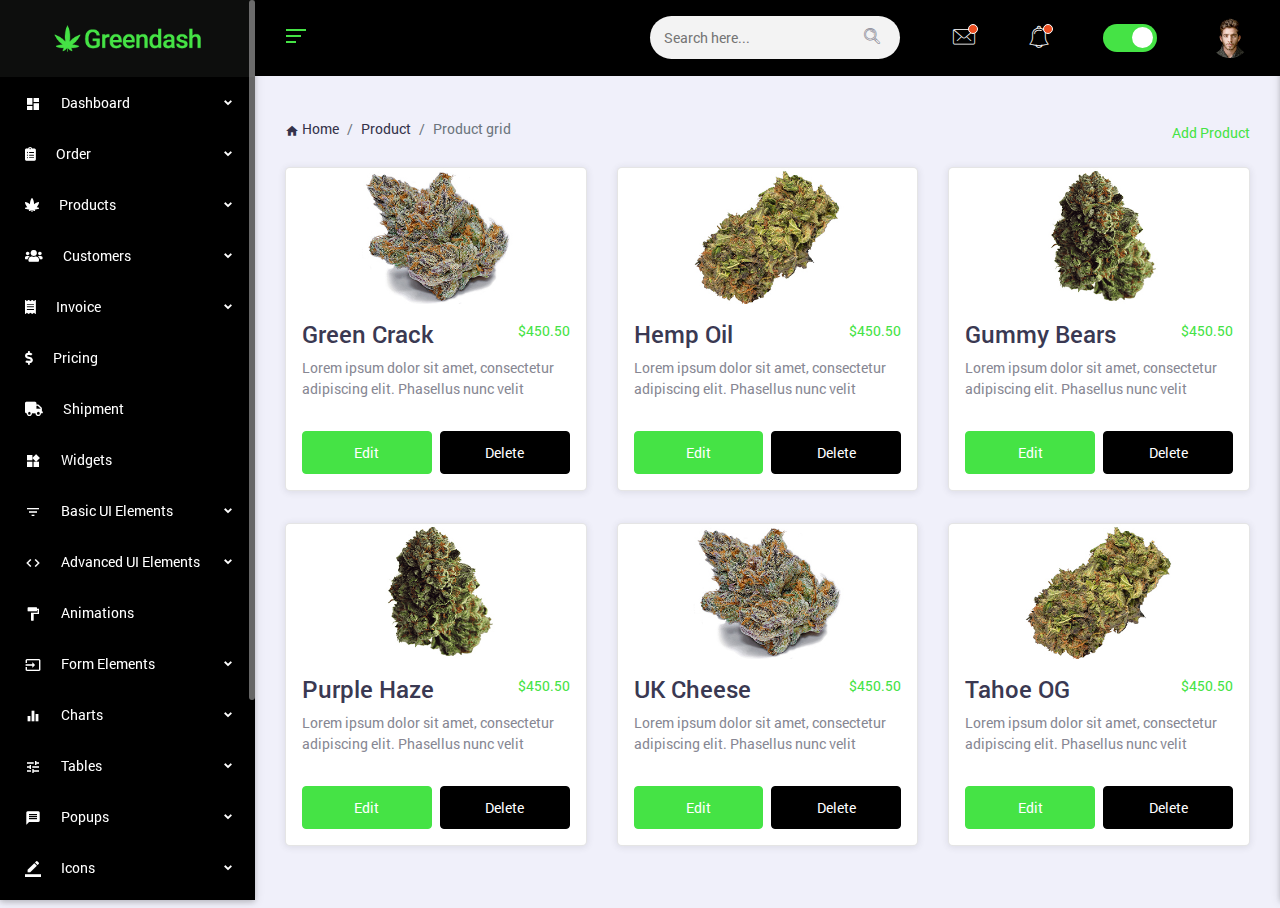
<file: product-new.html>
<!DOCTYPE html>
<html lang="en">
<head>
    <meta http-equiv="Content-Type" content="text/html; charset=utf-8">
    <meta http-equiv="X-UA-Compatible" content="IE=edge">
    <meta name="viewport" content="width=device-width,initial-scale=1">
    <title>Product New</title>
    <!-- Iconic Fonts -->
    <link href="vendors/iconic-fonts/font-awesome/css/all.min.css" rel="stylesheet">
    <link href="https://fonts.googleapis.com/icon?family=Material+Icons" rel="stylesheet">
    <link rel="stylesheet" href="vendors/iconic-fonts/flat-icons/flaticon.css">
    <!-- Bootstrap core CSS -->
    <link href="assets/css/bootstrap.min.css" rel="stylesheet">
    <!-- jQuery UI -->
    <link href="assets/css/jquery-ui.min.css" rel="stylesheet">
    <!-- Greendash styles -->
    <link href="assets/css/style.css" rel="stylesheet">
    <!-- Favicon -->
    <link rel="icon" type="image/png" sizes="32x32" href="favicon.ico">
</head>

<body class="ms-body ms-aside-left-open ms-primary-theme ">
    <!-- Preloader -->
    <div id="preloader-wrap">
        <div class="spinner spinner-8">
            <div class="ms-circle1 ms-child"></div>
            <div class="ms-circle2 ms-child"></div>
            <div class="ms-circle3 ms-child"></div>
            <div class="ms-circle4 ms-child"></div>
            <div class="ms-circle5 ms-child"></div>
            <div class="ms-circle6 ms-child"></div>
            <div class="ms-circle7 ms-child"></div>
            <div class="ms-circle8 ms-child"></div>
            <div class="ms-circle9 ms-child"></div>
            <div class="ms-circle10 ms-child"></div>
            <div class="ms-circle11 ms-child"></div>
            <div class="ms-circle12 ms-child"></div>
        </div>
    </div>

    <!-- Overlays -->
    <!-- <div class="ms-aside-overlay ms-overlay-left ms-toggler" data-target="#ms-side-nav" data-toggle="slideLeft"></div>
    <div class="ms-aside-overlay ms-overlay-right ms-toggler" data-target="#ms-recent-activity" data-toggle="slideRight"></div> -->

    <!-- Sidebar Navigation Left -->
    <aside id="ms-side-nav" class="side-nav fixed ms-aside-scrollable ms-aside-left">
        <!-- Logo -->
        <div class="logo-sn ms-d-block-lg">
            <a class="pl-0 ml-0 text-center" href="index.html"> <img src="assets/img/dashboard/greendash-logo.png" alt="logo"> </a>
        </div>

        <!-- Navigation -->
        <ul class="accordion ms-main-aside fs-14" id="side-nav-accordion">
            <!-- Dashboard -->
            <li class="menu-item">
                <a href="#" class="has-chevron" data-toggle="collapse" data-target="#dashboard" aria-expanded="false" aria-controls="dashboard">
                    <span><i class="material-icons fs-16">dashboard</i>Dashboard </span>
                </a>
                <ul id="dashboard" class="collapse" aria-labelledby="dashboard" data-parent="#side-nav-accordion">
                    <li> <a href="index.html"><i class="fa fa-chevron-right"></i>Greendash</a> </li>
                </ul>
            </li>
            <!-- /Dashboard -->

            <!-- Order Page Elements -->
            <li class="menu-item">
                <a href="#" class="has-chevron" data-toggle="collapse" data-target="#order-page" aria-expanded="false" aria-controls="order-page">
                    <span><i class="fas fa-clipboard-list"></i>Order</span>
                </a>
                <ul id="order-page" class="collapse" aria-labelledby="order-page" data-parent="#side-nav-accordion">
                    <li> 
                        <a href="pages/order/order-status.html"><i class="fa fa-chevron-right"></i>Order Status</a> 
                    </li>

                </ul>
            </li>
            <!-- /order page -->

            <!-- Product Page Elements -->
            <li class="menu-item">
                <a href="#" class="has-chevron" data-toggle="collapse" data-target="#product-page" aria-expanded="false" aria-controls="product-page">
                    <span><i class="fas fa-cannabis"></i>Products</span>
                </a>
                <ul id="product-page" class="collapse" aria-labelledby="product-page" data-parent="#side-nav-accordion">
                    <li> 
                        <a href="product-list.html"><i class="fa fa-chevron-right"></i>Products-list</a> 
                    </li>
                    <li> 
                        <a href="product-grid.html"><i class="fa fa-chevron-right"></i>Products-Grid</a> 
                    </li>
                    <li> 
                        <a href="pages/product/product-detail.html"><i class="fa fa-chevron-right"></i>Products-Details</a> 
                    </li>
                    <li> 
                        <a href="pages/product/cancel-product.html"><i class="fa fa-chevron-right"></i> Cancel Products</a> 
                    </li>
                    <li> 
                        <a href="pages/product/return-product.html"><i class="fa fa-chevron-right"></i>Return Products</a> 
                    </li>
                    <li> 
                        <a href="pages/add-product.html"><i class="fa fa-chevron-right"></i>Add Product</a> 
                    </li>
                </ul>
            </li>
            <!-- /Product page -->

            <!---Customer Page Elements -->
            <li class="menu-item">
                <a href="#" class="has-chevron" data-toggle="collapse" data-target="#customer" aria-expanded="false" aria-controls="customer">
                    <span><i class="fas fa-users"></i>Customers</span>
                </a>
                <ul id="customer" class="collapse" aria-labelledby="customer" data-parent="#side-nav-accordion">
                    <li> 
                        <a href="pages/customer/customer.html"><i class="fa fa-chevron-right"></i>Customers-list</a> 
                    </li>
                    <li> 
                        <a href="pages/customer/reviews.html"><i class="fa fa-chevron-right"></i>Reviwes</a> 
                    </li>
                </ul>
            </li>
            <!-- /Customer page -->

            <!-- Invoice -->
            <li class="menu-item">
                <a href="#" class="has-chevron" data-toggle="collapse" data-target="#invoice" aria-expanded="false" aria-controls="invoice">
                    <span><i class="fas fa-receipt"></i>Invoice</span>
                </a>
                <ul id="invoice" class="collapse" aria-labelledby="invoice" data-parent="#side-nav-accordion">
                    <li> 
                        <a href="pages/invoice/invoice.html"><i class="fa fa-chevron-right"></i>Invoice</a> 
                    </li>
                    <li> 
                        <a href="pages/invoice/invoice-list.html"><i class="fa fa-chevron-right"></i>Invoice-List</a> 
                    </li>
                </ul>
            </li>
            <!-- /Invoice -->

            <!-- Pricing -->
            <li class="menu-item">
                <a href="pages/pricing.html">
                    <span><i class="fas fa-dollar-sign"></i>Pricing</span>
                </a>
            </li>
            <!-- /Pricing -->

            <!-- Shipment -->
            <li class="menu-item">
                <a href="pages/shipment.html">
                    <span><i class="fas fa-truck"></i>Shipment</span>
                </a>
            </li>
            <!-- /Shipment -->

            <li class="menu-item">
                <a href="pages/widgets.html">
                    <span><i class="material-icons fs-16">widgets</i>Widgets</span>
                </a>
            </li>

            <!-- Basic UI Elements -->
            <li class="menu-item">
                <a href="#" class="has-chevron" data-toggle="collapse" data-target="#basic-elements" aria-expanded="false" aria-controls="basic-elements">
                    <span><i class="material-icons fs-16">filter_list</i>Basic UI Elements</span>
                 </a>
                <ul id="basic-elements" class="collapse" aria-labelledby="basic-elements" data-parent="#side-nav-accordion">
                    <li> 
                        <a href="pages/ui-basic/accordions.html">Accordions</a> 
                    </li>
                    <li> 
                        <a href="pages/ui-basic/alerts.html">Alerts</a> 
                    </li>
                    <li> 
                        <a href="pages/ui-basic/buttons.html">Buttons</a> 
                    </li>
                    <li> 
                        <a href="pages/ui-basic/breadcrumbs.html">
                            Breadcrumbs
                        </a>
                    </li>
                    <li> 
                        <a href="pages/ui-basic/badges.html">Badges</a> 
                    </li>
                    <li> 
                        <a href="pages/ui-basic/cards.html">Cards</a> 
                    </li>
                    <li> 
                        <a href="pages/ui-basic/progress-bars.html">Progress Bars</a> 
                    </li>
                    <li> 
                        <a href="pages/ui-basic/preloaders.html">Pre-loaders</a>
                    </li>
                    <li> 
                        <a href="pages/ui-basic/pagination.html">Pagination</a>
                    </li>
                    <li> 
                        <a href="pages/ui-basic/tabs.html">Tabs</a> 
                    </li>

                    <li> 
                        <a href="pages/ui-basic/typography.html">Typography</a>
                    </li>
                </ul>
            </li>
            <!-- /Basic UI Elements -->

            <!-- Advanced UI Elements -->
            <li class="menu-item">
                <a href="#" class="has-chevron" data-toggle="collapse" data-target="#advanced-elements" aria-expanded="false" aria-controls="advanced-elements">
                    <span><i class="material-icons fs-16">code</i>Advanced UI Elements</span>
                </a>
                <ul id="advanced-elements" class="collapse" aria-labelledby="advanced-elements" data-parent="#side-nav-accordion">
                    <li> 
                        <a href="pages/ui-advanced/draggables.html">Draggables</a> 
                    </li>
                    <li> 
                        <a href="pages/ui-advanced/sliders.html">Sliders</a> 
                    </li>
                    <li> 
                        <a href="pages/ui-advanced/modals.html">Modals</a> 
                    </li>
                    <li> 
                        <a href="pages/ui-advanced/rating.html">Rating</a>
                    </li>
                    <li> 
                        <a href="pages/ui-advanced/tour.html">Tour</a> 
                    </li>
                    <li> 
                        <a href="pages/ui-advanced/cropper.html">Cropper</a> 
                    </li>
                    <li> 
                        <a href="pages/ui-advanced/range-slider.html">Range Slider</a> 
                    </li>
                </ul>
            </li>
            <!-- /Advanced UI Elements -->

            <li class="menu-item">
                <a href="pages/animation.html">
                    <span><i class="material-icons fs-16">format_paint</i>Animations</span>
                </a>
            </li>
            <!-- Form Elements -->

            <li class="menu-item">
                <a href="#" class="has-chevron" data-toggle="collapse" data-target="#form-elements" aria-expanded="false" aria-controls="form-elements">
                    <span><i class="material-icons fs-16">input</i>Form Elements</span>
                </a>
                <ul id="form-elements" class="collapse" aria-labelledby="form-elements" data-parent="#side-nav-accordion">
                    <li> <a href="pages/form/form-elements.html">Form Elements</a> </li>
                    <li> <a href="pages/form/form-layout.html">Form Layouts</a> </li>
                    <li> <a href="pages/form/form-validation.html">Form Validation</a> </li>
                    <li> <a href="pages/form/form-wizard.html">Form Wizard</a> </li>
                </ul>
            </li>
            <!-- /Form Elements -->

            <!-- Charts -->
            <li class="menu-item">
                <a href="#" class="has-chevron" data-toggle="collapse" data-target="#charts" aria-expanded="false" aria-controls="charts">
                    <span><i class="material-icons fs-16">equalizer</i>Charts</span>
                </a>
                <ul id="charts" class="collapse" aria-labelledby="charts" data-parent="#side-nav-accordion">
                    <li> <a href="pages/charts/chartjs.html">Chart JS</a> </li>
                    <li> <a href="pages/charts/morris-charts.html">Morris Chart</a> </li>
                </ul>
            </li>
            <!-- /Charts -->

             <!-- Tables -->
            <li class="menu-item">
                <a href="#" class="has-chevron" data-toggle="collapse" data-target="#tables" aria-expanded="false" aria-controls="tables">
                    <span><i class="material-icons fs-16">tune</i>Tables</span>
                </a>
                <ul id="tables" class="collapse" aria-labelledby="tables" data-parent="#side-nav-accordion">
                    <li> <a href="pages/tables/basic-tables.html">Basic Tables</a> </li>
                    <li> <a href="pages/tables/data-tables.html">Data tables</a> </li>
                </ul>
            </li>
            <!-- /Tables -->

            <!-- Popups -->
            <li class="menu-item">
                <a href="#" class="has-chevron" data-toggle="collapse" data-target="#popups" aria-expanded="false" aria-controls="popups">
                    <span><i class="material-icons fs-16">message</i>Popups</span>
                </a>
                <ul id="popups" class="collapse" aria-labelledby="popups" data-parent="#side-nav-accordion">
                    <li> <a href="pages/popups/sweet-alerts.html">Sweet Alerts</a> </li>
                    <li> <a href="pages/popups/toast.html">Toast</a> </li>
                </ul>
            </li>
            <!-- /Popups -->

            <!-- Icons -->
            <li class="menu-item">
                <a href="#" class="has-chevron" data-toggle="collapse" data-target="#icons" aria-expanded="false" aria-controls="icons">
                    <span><i class="material-icons fs-16">border_color</i>Icons</span>
                </a>
                <ul id="icons" class="collapse" aria-labelledby="icons" data-parent="#side-nav-accordion">
                    <li> <a href="pages/icons/fontawesome.html">Fontawesome</a> </li>
                    <li> <a href="pages/icons/flaticons.html">Flaticons</a> </li>
                    <li> <a href="pages/icons/materialize.html">Materialize</a> </li>
                </ul>
            </li>
            <!-- /Icons -->

            <!-- Maps -->
            <li class="menu-item">
                <a href="#" class="has-chevron" data-toggle="collapse" data-target="#maps" aria-expanded="false" aria-controls="maps">
                    <span><i class="material-icons fs-16">map</i>Maps</span>
                </a>
                <ul id="maps" class="collapse" aria-labelledby="maps" data-parent="#side-nav-accordion">
                    <li> <a href="pages/maps/google-maps.html">Google Maps</a> </li>
                    <li> <a href="pages/maps/vector-maps.html">Vector Maps</a> </li>
                </ul>
            </li>
            <!-- /Maps -->

            <!-- Pages -->
            <li class="menu-item">
                <a href="#" class="has-chevron" data-toggle="collapse" data-target="#pages" aria-expanded="false" aria-controls="pages">
                    <span><i class="material-icons fs-16">insert_drive_file</i>Pages</span>
                </a>
                <ul id="pages" class="collapse" aria-labelledby="pages" data-parent="#side-nav-accordion">
                    <li class="menu-item">
                        <a href="#" class="has-chevron" data-toggle="collapse" data-target="#authentication" aria-expanded="false" aria-controls="authentication">Authentication</a>
                        <ul id="authentication" class="collapse" aria-labelledby="authentication" data-parent="#pages">
                            <li> <a href="pages/prebuilt-pages/default-login.html">Default Login</a> </li>
                            <li> <a href="pages/prebuilt-pages/modal-login.html">Modal Login</a> </li>
                            <li> <a href="pages/prebuilt-pages/default-register.html">Default Registration</a> </li>
                            <li> <a href="pages/prebuilt-pages/modal-register.html">Modal Registration</a> </li>
                            <li> <a href="pages/prebuilt-pages/lock-screen.html">Lock Screen</a> </li>
                        </ul>
                    </li>
                    <li> <a href="pages/prebuilt-pages/coming-soon.html">Coming Soon</a> </li>
                    <li> <a href="pages/prebuilt-pages/error.html">Error Page</a> </li>
                    <li class="menu-item"> <a href="pages/prebuilt-pages/faq.html"> FAQ </a> </li>
                    <li class="menu-item"> <a href="pages/prebuilt-pages/portfolio.html"> Portfolio </a> </li>
                    <li class="menu-item"> <a href="pages/prebuilt-pages/user-profile.html"> User Profile </a> </li>
                    <li class="menu-item"> <a href="pages/prebuilt-pages/invoice.html"> Invoice </a> </li>
                </ul>
            </li>
            <!-- /Pages -->

            <!-- Bonus Pages -->
            <li class="menu-item">
                <a href="#" class="has-chevron" data-toggle="collapse" data-target="#bonuspages" aria-expanded="false" aria-controls="pages">
                    <span><i class="material-icons fs-16">insert_drive_file</i> Bonus Pages</span>
                </a>
                <ul id="bonuspages" class="collapse" aria-labelledby="pages" data-parent="#side-nav-accordion">
                    <li> <a href="pages/dashboard/cryptocurrency.html">Crypto Currency</a> </li>
                    <li> <a href="pages/dashboard/web-analytics.html"> Web Analytics </a> </li>
                    <li> <a href="pages/dashboard/social-media.html">Social Media</a> </li>
                    <li> <a href="pages/dashboard/project-management.html">Project Management</a> </li>
                    <li> <a href="pages/dashboard/client-management.html">Client Management</a> </li>
                </ul>
            </li>
            <!-- /Bonus Pages -->

            <!-- Apps -->
            <li class="menu-item">
                <a href="#" class="has-chevron" data-toggle="collapse" data-target="#apps" aria-expanded="false" aria-controls="apps">
                    <span><i class="material-icons fs-16">phone_iphone</i>Apps</span>
                </a>
                <ul id="apps" class="collapse" aria-labelledby="apps" data-parent="#side-nav-accordion">
                    <li> <a href="chat-box.html">Chat</a> </li>
                    <li> <a href="email.html">Email</a> </li>
                    <li> <a href="to-do-list.html">To-do List</a> </li>
                </ul>
            </li>
            <!-- /Apps -->
        </ul>
    </aside>

    <!-- Sidebar Right -->
    <aside id="ms-recent-activity" class="side-nav fixed ms-aside-right ms-scrollable">
        <div class="ms-aside-header">
            <ul class="nav nav-tabs tabs-bordered d-flex nav-justified mb-3" role="tablist">
                <li role="presentation" class="fs-12">
                    <a href="#activityLog" aria-controls="activityLog" class="active" role="tab" data-toggle="tab"> Activity Log</a>
                </li>
                <li role="presentation" class="fs-12">
                    <a href="#recentPosts" aria-controls="recentPosts" role="tab" data-toggle="tab"> Settings </a>
                </li>
                <li>
                    <button type="button" class="close ms-toggler text-center" data-target="#ms-recent-activity" data-toggle="slideRight"><span aria-hidden="true">&times;</span></button>
                </li>
            </ul>
        </div>

        <div class="ms-aside-body">
            <div class="tab-content">
                <div role="tabpanel" class="tab-pane active fade show" id="activityLog">
                    <ul class="ms-activity-log">
                        <li>
                            <div class="ms-btn-icon btn-pill icon btn-light">
                                <i class="flaticon-gear"></i>
                            </div>
                            <h6>Update 1.0.0 Pushed</h6>
                            <span> <i class="material-icons">event</i>1 January, 2019</span>
                            <p class="fs-14">Lorem ipsum dolor sit amet, consectetur adipiscing elit. Quisque scelerisque diam non nisi semper, ula in sodales vehicula....</p>
                        </li>
                        <li>
                            <div class="ms-btn-icon btn-pill icon btn-success">
                                <i class="flaticon-tick-inside-circle"></i>
                            </div>
                            <h6>Profile Updated</h6>
                            <span> <i class="material-icons">event</i>4 March, 2018</span>
                            <p class="fs-14">Curabitur purus sem, malesuada eu luctus eget, suscipit sed turpis. Nam pellentesque felis vitae justo accumsan, sed semper nisi sollicitudin...</p>
                        </li>
                        <li>
                            <div class="ms-btn-icon btn-pill icon btn-warning">
                                <i class="flaticon-alert-1"></i>
                            </div>
                            <h6>Your payment is due</h6>
                            <span> <i class="material-icons">event</i>1 January, 2019</span>
                            <p class="fs-14">Lorem ipsum dolor sit amet, consectetur adipiscing elit. Quisque scelerisque diam non nisi semper, ula in sodales vehicula....</p>
                        </li>
                        <li>
                            <div class="ms-btn-icon btn-pill icon btn-danger">
                                <i class="flaticon-alert"></i>
                            </div>
                            <h6>Database Error</h6>
                            <span> <i class="material-icons">event</i>4 March, 2018</span>
                            <p class="fs-14">Curabitur purus sem, malesuada eu luctus eget, suscipit sed turpis. Nam pellentesque felis vitae justo accumsan, sed semper nisi sollicitudin...</p>
                        </li>
                        <li>
                            <div class="ms-btn-icon btn-pill icon btn-info">
                                <i class="flaticon-information"></i>
                            </div>
                            <h6>Checkout what's Trending</h6>
                            <span> <i class="material-icons">event</i>1 January, 2019</span>
                            <p class="fs-14">Lorem ipsum dolor sit amet, consectetur adipiscing elit. Quisque scelerisque diam non nisi semper, ula in sodales vehicula....</p>
                        </li>
                        <li>
                            <div class="ms-btn-icon btn-pill icon btn-secondary">
                                <i class="flaticon-diamond"></i>
                            </div>
                            <h6>Your Dashboard is ready</h6>
                            <span> <i class="material-icons">event</i>4 March, 2018</span>
                            <p class="fs-14">Curabitur purus sem, malesuada eu luctus eget, suscipit sed turpis. Nam pellentesque felis vitae justo accumsan, sed semper nisi sollicitudin...</p>
                        </li>
                    </ul>

                    <a href="#" class="btn btn-primary d-block"> View All </a>
                </div>

                <div role="tabpanel" class="tab-pane fade" id="recentPosts">
                    <h6>General Settings</h6>
                    <div class="ms-form-group">
                        <span class="ms-option-name fs-14">Location Tracking</span>
                        <label class="ms-switch float-right">
                            <input type="checkbox">
                            <span class="ms-switch-slider round"></span>
                        </label>
                    </div>
                    <div class="ms-form-group">
                        <span class="ms-option-name fs-14">Allow Notifications</span>
                        <label class="ms-switch float-right">
                            <input type="checkbox">
                            <span class="ms-switch-slider round"></span>
                        </label>
                    </div>

                    <div class="ms-form-group">
                        <span class="ms-option-name fs-14">Allow Popups</span>
                        <label class="ms-switch float-right">
                            <input type="checkbox" checked>
                            <span class="ms-switch-slider round"></span>
                        </label>
                    </div>

                    <h6>Log Settings</h6>
                    <div class="ms-form-group">
                        <span class="ms-option-name fs-14">Enable Logging</span>
                        <label class="ms-switch float-right">
                            <input type="checkbox" checked>
                            <span class="ms-switch-slider round"></span>
                        </label>
                    </div>
                    <div class="ms-form-group">
                        <span class="ms-option-name fs-14">Audit Logs</span>
                        <label class="ms-switch float-right">
                            <input type="checkbox">
                            <span class="ms-switch-slider round"></span>
                        </label>
                    </div>
                    <div class="ms-form-group">
                        <span class="ms-option-name fs-14">Error Logs</span>
                        <label class="ms-switch float-right">
                            <input type="checkbox" checked>
                            <span class="ms-switch-slider round"></span>
                        </label>
                    </div>
                    <h6>Advanced Settings</h6>
                    <div class="ms-form-group">
                        <span class="ms-option-name fs-14">Enable Logging</span>
                        <label class="ms-switch float-right">
                            <input type="checkbox" checked>
                            <span class="ms-switch-slider round"></span>
                            </label>
                    </div>
                    <div class="ms-form-group">
                        <span class="ms-option-name fs-14">Audit Logs</span>
                        <label class="ms-switch float-right">
                            <input type="checkbox">
                            <span class="ms-switch-slider round"></span>
                        </label>
                    </div>
                    <div class="ms-form-group">
                        <span class="ms-option-name fs-14">Error Logs</span>
                        <label class="ms-switch float-right">
                            <input type="checkbox" checked>
                            <span class="ms-switch-slider round"></span>
                        </label>
                    </div>
                </div>
            </div>
        </div>
    </aside>

    <!-- Main Content -->
    <main class="body-content">

        <!-- Navigation Bar -->
        <nav class="navbar ms-navbar">

            <div class="ms-aside-toggler ms-toggler pl-0" data-target="#ms-side-nav" data-toggle="slideLeft">
                <span class="ms-toggler-bar bg-primary"></span>
                <span class="ms-toggler-bar bg-primary"></span>
                <span class="ms-toggler-bar bg-primary"></span>
            </div>


            <div class="logo-sn logo-sm ms-d-block-sm">
                <a class="pl-0 ml-0 text-center navbar-brand mr-0" href="index.html">
                    <img src="assets/img/dashboard/greendash-logo-84x41.png" alt="logo"> 
                </a>
            </div>

            <ul class="ms-nav-list ms-inline mb-0" id="ms-nav-options">
                <li class="ms-nav-item ms-search-form pb-0 py-0">
                    <form class="ms-form" method="post">
                        <div class="ms-form-group my-0 mb-0 has-icon fs-14">
                            <input type="search" class="ms-form-input" name="search" placeholder="Search here..." value="">
                            <i class="flaticon-search text-disabled"></i>
                        </div>
                    </form>
                </li>

                <li class="ms-nav-item dropdown">
                    <a href="#" class="text-disabled ms-has-notification" id="mailDropdown" data-toggle="dropdown" aria-haspopup="true" aria-expanded="false"><i class="flaticon-mail"></i></a>
                    <ul class="dropdown-menu dropdown-menu-right" aria-labelledby="mailDropdown">
                        <li class="dropdown-menu-header">
                            <h6 class="dropdown-header ms-inline m-0">
                                <span class="text-disabled">Mail</span>
                            </h6>
                            <span class="badge badge-pill badge-success">3 New</span>
                        </li>

                        <li class="dropdown-divider"></li>
                        <li class="ms-scrollable ms-dropdown-list">
                            <a class="media p-2" href="#">
                                <div class="ms-chat-status ms-status-offline ms-chat-img mr-2 align-self-center">
                                    <img src="assets/img/dashboard/rakhan-potik-1.jpg" class="ms-img-round" alt="people">
                                </div>
                                <div class="media-body">
                                    <span>Hey man, looking forward to your new project.</span>
                                    <p class="fs-10 my-1 text-disabled"><i class="material-icons">access_time</i> 30 seconds ago</p>
                                </div>
                            </a>

                            <a class="media p-2" href="#">
                                <div class="ms-chat-status ms-status-online ms-chat-img mr-2 align-self-center">
                                    <img src="assets/img/dashboard/rakhan-potik-2.jpg" class="ms-img-round" alt="people">
                                </div>
                                <div class="media-body">
                                    <span>Dear John, I was told you bought Greendash! Send me your feedback</span>
                                    <p class="fs-10 my-1 text-disabled"><i class="material-icons">access_time</i> 28 minutes ago</p>
                                </div>
                            </a>

                            <a class="media p-2" href="#">
                                <div class="ms-chat-status ms-status-offline ms-chat-img mr-2 align-self-center">
                                    <img src="assets/img/dashboard/rakhan-potik-3.jpg" class="ms-img-round" alt="people">
                                </div>
                                <div class="media-body">
                                    <span>How many people are we inviting to the dashboard?</span>
                                    <p class="fs-10 my-1 text-disabled"><i class="material-icons">access_time</i> 6 hours ago</p>
                                </div>
                            </a>
                        </li>

                        <li class="dropdown-divider"></li>
                        <li class="dropdown-menu-footer text-center">
                            <a href="pages/apps/email.html">Go to Inbox</a>
                        </li>
                    </ul>
                </li>

                <li class="ms-nav-item dropdown">
                    <a href="#" class="text-disabled ms-has-notification" id="notificationDropdown" data-toggle="dropdown" aria-haspopup="true" aria-expanded="false">
                        <i class="flaticon-bell"></i>
                    </a>

                    <ul class="dropdown-menu dropdown-menu-right" aria-labelledby="notificationDropdown">
                        <li class="dropdown-menu-header">
                            <h6 class="dropdown-header ms-inline m-0">
                                <span class="text-disabled">Notifications</span>
                            </h6>
                            <span class="badge badge-pill badge-info">4 New</span>
                        </li>
                        <li class="dropdown-divider"></li>
                        <li class="ms-scrollable ms-dropdown-list">
                            <a class="media p-2" href="#">
                                <div class="media-body">
                                    <span>12 ways to improve your crypto dashboard</span>
                                    <p class="fs-10 my-1 text-disabled"><i class="material-icons">access_time</i> 30 seconds ago</p>
                                </div>
                            </a>
                            <a class="media p-2" href="#">
                                <div class="media-body">
                                    <span>You have newly registered users</span>
                                    <p class="fs-10 my-1 text-disabled"><i class="material-icons">access_time</i> 45 minutes ago</p>
                                </div>
                            </a>

                            <a class="media p-2" href="#">
                                <div class="media-body">
                                    <span>Your account was logged in from an unauthorized IP</span>
                                    <p class="fs-10 my-1 text-disabled"><i class="material-icons">access_time</i> 2 hours ago</p>
                                </div>
                            </a>

                            <a class="media p-2" href="#">
                                <div class="media-body">
                                    <span>An application form has been submitted</span>
                                    <p class="fs-10 my-1 text-disabled"><i class="material-icons">access_time</i> 1 day ago</p>
                                </div>
                            </a>
                        </li>

                        <li class="dropdown-divider"></li>
                        <li class="dropdown-menu-footer text-center">
                            <a href="#">View all Notifications</a>
                        </li>
                    </ul>
                </li>

                <li class="ms-nav-item m-0 display-none-sm">
                    <label class="ms-switch m-0">
                        <input type="checkbox" id="remove-quickbar" checked="">
                        <span class="ms-switch-slider round"></span>
                    </label>
                </li>

                <li class="ms-nav-item ms-nav-user dropdown">
                    <a href="#" id="userDropdown" data-toggle="dropdown" aria-haspopup="true" aria-expanded="false"> 
                        <img class="ms-user-img ms-img-round float-right" src="assets/img/dashboard/rakhan-potik-1.jpg" alt="people"> 
                    </a>

                    <ul class="dropdown-menu dropdown-menu-right user-dropdown" aria-labelledby="userDropdown">
                        <li class="dropdown-menu-header">
                            <h6 class="dropdown-header ms-inline m-0"><span class="text-disabled">Welcome, Anny Farisha</span></h6>
                        </li>
                        <li class="dropdown-divider"></li>
                        <li class="ms-dropdown-list">
                            <a class="media fs-14 p-2" href="http://slidesigma.com/themes/html/prebuilt-pages/user-profile.html"> 
                                <span><i class="flaticon-user mr-2"></i> Profile</span> 
                            </a>
                            <a class="media fs-14 p-2" href="http://slidesigma.com/themes/html/apps/email.html"> 
                                <span><i class="flaticon-mail mr-2"></i> Inbox</span> 
                                <span class="badge badge-pill badge-info">3</span> 
                            </a>
                            <a class="media fs-14 p-2" href="http://slidesigma.com/themes/html/prebuilt-pages/user-profile.html"> 
                                <span><i class="flaticon-gear mr-2"></i> Account Settings</span>
                            </a>
                        </li>
                        <li class="dropdown-divider"></li>
                        <li class="dropdown-menu-footer">
                            <a class="media fs-14 p-2" href="http://slidesigma.com/themes/html/prebuilt-pages/lock-screen.html"> 
                                <span><i class="flaticon-security mr-2"></i> Lock</span> 
                            </a>
                        </li>
                        <li class="dropdown-menu-footer">
                            <a class="media fs-14 p-2" href="http://slidesigma.com/themes/html/prebuilt-pages/default-login.html"> 
                                <span><i class="flaticon-shut-down mr-2"></i> Logout</span> 
                            </a>
                        </li>
                  </ul>
                </li>
            </ul>

            <div class="ms-toggler ms-d-block-sm pr-0 ms-nav-toggler" data-toggle="slideDown" data-target="#ms-nav-options">
                <span class="ms-toggler-bar bg-primary"></span>
                <span class="ms-toggler-bar bg-primary"></span>
                <span class="ms-toggler-bar bg-primary"></span>
            </div>
        </nav>
        

        <!-- body wrapper -->
        <div class="ms-content-wrapper">

            <div class="row">
                <div class="col-md-12">
                    <nav aria-label="breadcrumb " class="ms-panel-custom">
                        <ol class="breadcrumb pl-0">
                            <li class="breadcrumb-item"><a href="#"><i class="material-icons">home</i> Home</a></li>
                            <li class="breadcrumb-item"><a href="#">Product</a></li>
                            <li class="breadcrumb-item active" aria-current="page">Product grid</li>
                        </ol>
                        <a href="#" class="pt-3 ms-text-primary">Add Product</a>
                    </nav>
                </div>

                <div class="col-lg-4 col-md-6 col-sm-6">
                    <div class="ms-card">
                        <div class="ms-card-img">
                            <img src="assets/img/dashboard/product-1-530x240.jpg" alt="card_img">
                        </div>
                        <div class="ms-card-body">
                            <div class="ms-panel-custom">
                                <h4>Green Crack</h4>
                                <span class="ms-text-primary">$450.50</span>
                            </div>

                            <p>Lorem ipsum dolor sit amet, consectetur adipiscing elit. Phasellus nunc velit</p>
                            <div class="ms-panel-custom">
                                <button class="btn btn-primary mr-2  ms-custom-btn">Edit</button>
                                <button class="btn btn-dark ms-custom-btn">Delete</button>
                            </div>
                        </div>
                    </div>
                </div>

                <div class="col-lg-4 col-md-6 col-sm-6">
                    <div class="ms-card">
                        <div class="ms-card-img">
                            <img src="assets/img/dashboard/product-2-530x240.jpg" alt="card_img">
                        </div>
                        <div class="ms-card-body">
                            <div class="ms-panel-custom">
                                <h4>Hemp Oil</h4>
                                <span class="ms-text-primary">$450.50</span>
                            </div>

                            <p>Lorem ipsum dolor sit amet, consectetur adipiscing elit. Phasellus nunc velit</p>
                            <div class="ms-panel-custom">
                                <button class="btn btn-primary mr-2   ms-custom-btn">Edit</button>
                                <button class="btn btn-dark  ms-custom-btn">Delete</button>
                            </div>
                        </div>
                    </div>
                </div>

                <div class="col-lg-4 col-md-6 col-sm-6">
                    <div class="ms-card">
                        <div class="ms-card-img">
                            <img src="assets/img/dashboard/product-3-530x240.jpg" alt="card_img">
                        </div>
                        <div class="ms-card-body">
                            <div class="ms-panel-custom">
                                <h4>Gummy Bears</h4>
                                <span class="ms-text-primary">$450.50</span>
                            </div>

                            <p>Lorem ipsum dolor sit amet, consectetur adipiscing elit. Phasellus nunc velit</p>
                            <div class="ms-panel-custom">
                                <button class="btn btn-primary mr-2   ms-custom-btn">Edit</button>
                                <button class="btn btn-dark  ms-custom-btn">Delete</button>
                            </div>
                        </div>
                    </div>
                </div>

                <div class="col-lg-4 col-md-6 col-sm-6">
                    <div class="ms-card">
                        <div class="ms-card-img">
                            <img src="assets/img/dashboard/product-3-530x240.jpg" alt="card_img">
                        </div>
                        <div class="ms-card-body">

                            <div class="ms-panel-custom">
                                <h4>Purple Haze</h4>
                                <span class="ms-text-primary">$450.50</span>
                            </div>

                            <p>Lorem ipsum dolor sit amet, consectetur adipiscing elit. Phasellus nunc velit</p>
                            <div class="ms-panel-custom">
                                <button class="btn btn-primary mr-2  ms-custom-btn">Edit</button>
                                <button class="btn btn-dark  ms-custom-btn">Delete</button>
                            </div>
                        </div>
                    </div>
                </div>

                <div class="col-lg-4 col-md-6 col-sm-6">
                    <div class="ms-card">
                        <div class="ms-card-img">
                            <img src="assets/img/dashboard/product-1-530x240.jpg" alt="card_img">
                        </div>
                        <div class="ms-card-body">

                            <div class="ms-panel-custom">
                                <h4>UK Cheese</h4>
                                <span class="ms-text-primary">$450.50</span>
                            </div>

                            <p>Lorem ipsum dolor sit amet, consectetur adipiscing elit. Phasellus nunc velit</p>
                            <div class="ms-panel-custom">
                                <button class="btn btn-primary mr-2 ms-custom-btn">Edit</button>
                                <button class="btn btn-dark ms-custom-btn">Delete</button>
                            </div>
                        </div>
                    </div>
                </div>

                <div class="col-lg-4 col-md-6 col-sm-6">
                    <div class="ms-card">
                        <div class="ms-card-img">
                            <img src="assets/img/dashboard/product-2-530x240.jpg" alt="card_img">
                        </div>
                        <div class="ms-card-body">
                            <div class="ms-panel-custom">
                                <h4>Tahoe OG</h4>
                                <span class="ms-text-primary">$450.50</span>
                            </div>

                            <p>Lorem ipsum dolor sit amet, consectetur adipiscing elit. Phasellus nunc velit</p>
                            <div class="ms-panel-custom">
                                <button class="btn btn-primary mr-2 ms-custom-btn ">Edit</button>
                                <button class="btn btn-dark ms-custom-btn ">Delete</button>
                            </div>
                        </div>
                    </div>
                </div>
            </div>
        </div>
    </main>

    <!-- Quick bar -->
    <aside id="ms-quick-bar" class="ms-quick-bar fixed ms-d-block-lg">

        <ul class="nav nav-tabs ms-quick-bar-list" role="tablist">
            <li class="ms-quick-bar-item ms-has-qa" role="presentation" data-toggle="tooltip" data-placement="left" title="Launch Chat" data-title="Chat">
                <a href="#qa-chat" aria-controls="qa-chat" role="tab" data-toggle="tab">
                    <i class="flaticon-chat"></i>
                    <span class="ms-quick-bar-label">Chat</span>
                </a>
            </li>

            <li class="ms-quick-bar-item ms-has-qa" role="presentation" data-toggle="tooltip" data-placement="left" title="Launch Email" data-title="Email">
                <a href="#qa-email" aria-controls="qa-email" role="tab" data-toggle="tab">
                    <i class="flaticon-mail"></i>
                    <span class="ms-quick-bar-label">Email</span>
                </a>
            </li>

            <li class="ms-quick-bar-item ms-has-qa" role="presentation" data-toggle="tooltip" data-placement="left" title="Launch To-do-list" data-title="To-do-list">
                <a href="#qa-toDo" aria-controls="qa-toDo" role="tab" data-toggle="tab">
                    <i class="flaticon-list"></i>
                    <span class="ms-quick-bar-label">To-do</span>
                </a>
            </li>

            <li class="ms-quick-bar-item ms-has-qa" role="presentation" data-toggle="tooltip" data-placement="left" title="Launch Reminders" data-title="Reminders">
                <a href="#qa-reminder" aria-controls="qa-reminder" role="tab" data-toggle="tab">
                    <i class="flaticon-bell"></i>
                    <span class="ms-quick-bar-label">Reminder</span>
                </a>
            </li>

            <li class="ms-quick-bar-item ms-has-qa" role="presentation" data-toggle="tooltip" data-placement="left" title="Launch Notes" data-title="Notes">
                <a href="#qa-notes" aria-controls="qa-notes" role="tab" data-toggle="tab">
                    <i class="flaticon-pencil"></i>
                    <span class="ms-quick-bar-label">Notes</span>
                </a>
            </li>

            <li class="ms-quick-bar-item ms-has-qa" role="presentation" data-toggle="tooltip" data-placement="left" title="Invite Members" data-title="Invite Members">
                <a href="#qa-invite" aria-controls="qa-invite" role="tab" data-toggle="tab">
                    <i class="flaticon-share-1"></i>
                    <span class="ms-quick-bar-label">Invite</span>
                </a>
            </li>
        </ul>

        <div class="ms-configure-qa" data-toggle="tooltip" data-placement="left" title="Configure Quick Access">

            <a href="#">
                <i class="flaticon-hammer"></i>
                <span class="ms-quick-bar-label">Configure</span>
            </a>
        </div>

        <!-- Quick bar Content -->
        <div class="ms-quick-bar-content">

            <div class="ms-quick-bar-header clearfix">
                <h5 class="ms-quick-bar-title float-left">Title</h5>
                <button type="button" class="close ms-toggler" data-target="#ms-quick-bar" data-toggle="hideQuickBar" aria-label="Close">
                    <span aria-hidden="true">&times;</span>
                </button>
            </div>

            <div class="ms-quick-bar-body tab-content">
                <div role="tabpanel" class="tab-pane" id="qa-chat">
                    <div class="ms-chat-container">
                        <div class="ms-chat-header px-3">
                            <div class="ms-chat-user-container media clearfix">
                                <div class="ms-chat-status ms-status-online ms-chat-img mr-3 align-self-center">
                                    <img src="assets/img/dashboard/rakhan-potik-1.jpg" class="ms-img-round" alt="people">
                                </div>

                                <div class="media-body ms-chat-user-info mt-1">
                                    <h6>Anny Farisha</h6>
                                    <a href="#" class="text-disabled has-chevron fs-12" data-toggle="dropdown" aria-haspopup="true" aria-expanded="false">Available</a>

                                    <ul class="dropdown-menu">
                                        <li class="ms-dropdown-list">
                                            <a class="media p-2" href="#">
                                                <div class="media-body">
                                                    <span>Busy</span>
                                                </div>
                                            </a>

                                            <a class="media p-2" href="#">
                                                <div class="media-body">
                                                    <span>Away</span>
                                                </div>
                                            </a>

                                            <a class="media p-2" href="#">
                                                <div class="media-body">
                                                    <span>Offline</span>
                                                </div>
                                            </a>
                                        </li>
                                    </ul>
                                </div>
                            </div>

                            <form class="ms-form my-3" method="post">
                                <div class="ms-form-group my-0 mb-0 has-icon fs-14">
                                    <input type="search" class="ms-form-input w-100" name="search" placeholder="Search for People and Groups" value="">
                                    <i class="flaticon-search text-disabled"></i>
                                </div>
                            </form>
                        </div>

                        <div class="ms-chat-body">
                            <ul class="nav nav-tabs tabs-bordered d-flex nav-justified px-3" role="tablist">
                                <li role="presentation" class="fs-12"><a href="#chats" aria-controls="chats" class="active show" role="tab" data-toggle="tab"> Chats </a></li>
                                <li role="presentation" class="fs-12"><a href="#groups" aria-controls="groups" role="tab" data-toggle="tab"> Groups </a></li>
                                <li role="presentation" class="fs-12"><a href="#contacts" aria-controls="contacts" role="tab" data-toggle="tab"> Contacts </a></li>
                            </ul>

                            <div class="tab-content">
                                <div role="tabpanel" class="tab-pane active show fade in" id="chats">
                                    <ul class="ms-scrollable ms-quickbar-container">
                                        <li class="ms-chat-user-container ms-open-chat ms-deletable p-3 media clearfix">
                                            <div class="ms-chat-status ms-status-away ms-has-new-msg ms-chat-img mr-3 align-self-center">
                                                <span class="msg-count">3</span>
                                                <img src="assets/img/dashboard/rakhan-potik-2.jpg" class="ms-img-round" alt="people">
                                            </div>

                                            <div class="media-body ms-chat-user-info mt-1">
                                                <h6>James Zathila</h6> 
                                                <span class="ms-chat-time">2 Hours ago</span>
                                                <p>Lorem ipsum dolor sit amet, consectetur adipiscing elit. In in arcu turpis. Nunc</p>
                                                <i class="flaticon-trash ms-delete-trigger"> </i>
                                            </div>
                                        </li>

                                        <li class="ms-chat-user-container ms-open-chat ms-deletable p-3 media clearfix">
                                            <div class="ms-chat-status ms-status-online ms-chat-img mr-3 align-self-center">
                                                <img src="assets/img/dashboard/rakhan-potik-3.jpg" class="ms-img-round" alt="people">
                                            </div>

                                            <div class="media-body ms-chat-user-info mt-1">
                                                <h6>Raymart Sandiago</h6> <span class="ms-chat-time">3 Hours ago</span>
                                                <p>Lorem ipsum dolor sit amet, consectetur adipiscing elit. In in arcu turpis. Nunc</p>
                                                <i class="flaticon-trash ms-delete-trigger"> </i>
                                            </div>
                                        </li>

                                        <li class="ms-chat-user-container ms-open-chat ms-deletable p-3 media clearfix">
                                            <div class="ms-chat-status ms-status-offline ms-chat-img mr-3 align-self-center">
                                                <img src="assets/img/dashboard/rakhan-potik-4.jpg" class="ms-img-round" alt="people">
                                            </div>

                                            <div class="media-body ms-chat-user-info mt-1">
                                                <h6>Heather Brown</h6> <span class="ms-chat-time">12 Hours ago</span>
                                                <p>Lorem ipsum dolor sit amet, consectetur adipiscing elit. In in arcu turpis. Nunc</p>
                                                <i class="flaticon-trash ms-delete-trigger"> </i>
                                            </div>
                                        </li>

                                        <li class="ms-chat-user-container ms-open-chat ms-deletable p-3 media clearfix">
                                            <div class="ms-chat-status ms-status-busy ms-chat-img mr-3 align-self-center">
                                                <img src="assets/img/dashboard/rakhan-potik-5.jpg" class="ms-img-round" alt="people">
                                            </div>
                                            <div class="media-body ms-chat-user-info mt-1">
                                                <h6>Micheal John</h6> <span class="ms-chat-time">Yesterday</span>
                                                <p>Lorem ipsum dolor sit amet, consectetur adipiscing elit. In in arcu turpis. Nunc</p>
                                                <i class="flaticon-trash ms-delete-trigger"> </i>
                                            </div>
                                        </li>

                                        <li class="ms-chat-user-container ms-open-chat ms-deletable p-3 media clearfix">
                                            <div class="ms-chat-status ms-status-online ms-chat-img mr-3 align-self-center">
                                                <img src="assets/img/dashboard/rakhan-potik-4.jpg" class="ms-img-round" alt="people">
                                            </div>
                                            <div class="media-body ms-chat-user-info mt-1">
                                                <h6>John Doe</h6> <span class="ms-chat-time">3 Days ago</span>
                                                <p>Lorem ipsum dolor sit amet, consectetur adipiscing elit. In in arcu turpis. Nunc</p>
                                                <i class="flaticon-trash ms-delete-trigger"> </i>
                                            </div>
                                        </li>
                                    </ul>
                                </div>

                                <div role="tabpanel" class="tab-pane fade" id="groups">
                                    <ul class="ms-scrollable ms-quickbar-container">
                                        <li class="ms-chat-user-container ms-open-chat p-3 media clearfix">
                                            <div class="ms-chat-img mr-3 align-self-center">
                                                <img src="assets/img/dashboard/rakhan-potik-1.jpg" class="ms-img-round" alt="people">
                                            </div>

                                            <div class="media-body ms-chat-user-info mt-1">
                                                <h6>James Zathila</h6>
                                                <a href="#" class="ms-chat-time"> <i class="flaticon-chat"></i> </a>
                                                <p>Lorem ipsum dolor sit amet, consectetur adipiscing elit. In in arcu turpis. Nunc</p>
                                                <ul class="ms-group-members clearfix mt-3 mb-0">
                                                    <li> <img src="assets/img/dashboard/rakhan-potik-1.jpg" alt="member"> </li>
                                                    <li> <img src="assets/img/dashboard/rakhan-potik-2.jpg" alt="member"> </li>
                                                    <li> <img src="assets/img/dashboard/rakhan-potik-3.jpg" alt="member"> </li>
                                                    <li class="ms-group-count"> + 12 more </li>
                                                </ul>
                                            </div>
                                        </li>

                                        <li class="ms-chat-user-container ms-open-chat p-3 media clearfix">
                                            <div class="ms-chat-img mr-3 align-self-center">
                                                <img src="assets/img/dashboard/rakhan-potik-2.jpg" class="ms-img-round" alt="people">
                                            </div>

                                            <div class="media-body ms-chat-user-info mt-1">
                                                <h6>Raymart Sandiago</h6> 
                                                <a href="#" class="ms-chat-time"> <i class="flaticon-chat"></i> </a>
                                                <p>Lorem ipsum dolor sit amet, consectetur adipiscing elit. In in arcu turpis. Nunc</p>
                                                <ul class="ms-group-members clearfix mt-3 mb-0">
                                                    <li> <img src="assets/img/dashboard/rakhan-potik-3.jpg" alt="member"> </li>
                                                    <li> <img src="assets/img/dashboard/rakhan-potik-4.jpg" alt="member"> </li>
                                                </ul>
                                            </div>
                                        </li>

                                        <li class="ms-chat-user-container ms-open-chat p-3 media clearfix">
                                            <div class="ms-chat-img mr-3 align-self-center">
                                                <img src="assets/img/dashboard/rakhan-potik-1.jpg" class="ms-img-round" alt="people">
                                            </div>

                                            <div class="media-body ms-chat-user-info mt-1">
                                                <h6>John Doe</h6> 
                                                <a href="#" class="ms-chat-time"> <i class="flaticon-chat"></i> </a>
                                                <p>Lorem ipsum dolor sit amet, consectetur adipiscing elit. In in arcu turpis. Nunc</p>
                                                <ul class="ms-group-members clearfix mt-3 mb-0">
                                                    <li> <img src="assets/img/dashboard/rakhan-potik-2.jpg" alt="member"> </li>
                                                    <li> <img src="assets/img/dashboard/rakhan-potik-3.jpg" alt="member"> </li>
                                                    <li> <img src="assets/img/dashboard/rakhan-potik-4.jpg" alt="member"> </li>
                                                    <li class="ms-group-count"> + 4 more </li>
                                                </ul>
                                            </div>
                                        </li>
                                    </ul>
                                </div>

                                <div role="tabpanel" class="tab-pane fade" id="contacts">
                                    <ul class="ms-scrollable ms-quickbar-container">
                                        <li class="ms-chat-user-container ms-open-chat p-3 media clearfix">
                                            <div class="ms-chat-img mr-3 align-self-center">
                                                <img src="assets/img/dashboard/rakhan-potik-5.jpg" class="ms-img-round" alt="people">
                                            </div>

                                            <div class="media-body ms-chat-user-info mt-1">
                                                <h6>John Doe</h6> 
                                                <a href="#" class="ms-chat-time"> <i class="flaticon-chat"></i> </a>
                                                <p>Lorem ipsum dolor sit amet, consectetur adipiscing elit. In in arcu turpis. Nunc</p>
                                            </div>
                                        </li>

                                        <li class="ms-chat-user-container ms-open-chat p-3 media clearfix">
                                            <div class="ms-chat-img mr-3 align-self-center">
                                                <img src="assets/img/dashboard/rakhan-potik-7.jpg" class="ms-img-round" alt="people">
                                            </div>
                                            <div class="media-body ms-chat-user-info mt-1">
                                                <h6>Raymart Sandiago</h6> <a href="#" class="ms-chat-time"> <i class="flaticon-chat"></i> </a>
                                                <p>Lorem ipsum dolor sit amet, consectetur adipiscing elit. In in arcu turpis. Nunc</p>
                                            </div>
                                        </li>

                                        <li class="ms-chat-user-container ms-open-chat p-3 media clearfix">
                                            <div class="ms-chat-img mr-3 align-self-center">
                                                <img src="assets/img/dashboard/rakhan-potik-8.jpg" class="ms-img-round" alt="people">
                                            </div>
                                            <div class="media-body ms-chat-user-info mt-1">
                                                <h6>Micheal John</h6> <a href="#" class="ms-chat-time"> <i class="flaticon-chat"></i> </a>
                                                <p>Lorem ipsum dolor sit amet, consectetur adipiscing elit. In in arcu turpis. Nunc</p>
                                            </div>
                                        </li>

                                        <li class="ms-chat-user-container ms-open-chat p-3 media clearfix">
                                            <div class="ms-chat-img mr-3 align-self-center">
                                                <img src="assets/img/dashboard/rakhan-potik-1.jpg" class="ms-img-round" alt="people">
                                            </div>
                                            <div class="media-body ms-chat-user-info mt-1">
                                                <h6>Heather Brown</h6> <a href="#" class="ms-chat-time"> <i class="flaticon-chat"></i> </a>
                                                <p>Lorem ipsum dolor sit amet, consectetur adipiscing elit. In in arcu turpis. Nunc</p>
                                            </div>
                                        </li>

                                        <li class="ms-chat-user-container ms-open-chat p-3 media clearfix">
                                            <div class="ms-chat-img mr-3 align-self-center">
                                                <img src="assets/img/dashboard/rakhan-potik-2.jpg" class="ms-img-round" alt="people">
                                            </div>
                                            <div class="media-body ms-chat-user-info mt-1">
                                                <h6>Mila Freign</h6> <a href="#" class="ms-chat-time"> <i class="flaticon-chat"></i> </a>
                                                <p>Lorem ipsum dolor sit amet, consectetur adipiscing elit. In in arcu turpis. Nunc</p>
                                            </div>
                                        </li>

                                        <li class="ms-chat-user-container ms-open-chat p-3 media clearfix">
                                            <div class="ms-chat-img mr-3 align-self-center">
                                                <img src="assets/img/dashboard/rakhan-potik-3.jpg" class="ms-img-round" alt="people">
                                            </div>

                                            <div class="media-body ms-chat-user-info mt-1">
                                                <h6>James Zathila</h6> <a href="#" class="ms-chat-time"> <i class="flaticon-chat"></i> </a>
                                                <p>Lorem ipsum dolor sit amet, consectetur adipiscing elit. In in arcu turpis. Nunc</p>
                                            </div>
                                        </li>
                                    </ul>
                                </div>
                            </div>
                        </div>
                    </div>
                </div>

                <div role="tabpanel" class="tab-pane" id="qa-email">
                    <div class="ms-email-container">
                        <div class="ms-qa-options">
                            <a href="#" class="btn btn-primary w-100 mt-0 has-icon"> <i class="flaticon-pencil"></i> Compose Email </a>
                        </div>

                        <ul class="ms-scrollable ms-quickbar-container">
                            <li class="p-3  media ms-email clearfix">
                                <div class="ms-email-img mr-3 ">
                                    <img src="assets/img/dashboard/rakhan-potik-1.jpg" class="ms-img-round" alt="people">
                                </div>

                                <div class="media-body ms-email-details">
                                    <span class="ms-email-sender">James Zathila</span>
                                    <h6 class="ms-email-subject">[WordPress] New Comment</h6> 
                                    <span class="ms-email-time">2 Hours ago</span>
                                    <p class="ms-email-msg">Lorem ipsum dolor sit amet, consectetur adipiscing elit. In in arcu turpis. Nunc</p>
                                </div>
                            </li>

                            <li class="p-3  media ms-email clearfix">
                                <div class="ms-email-img mr-3 ">
                                    <img src="assets/img/dashboard/rakhan-potik-2.jpg" class="ms-img-round" alt="people">
                                </div>

                                <div class="media-body ms-email-details">
                                    <span class="ms-email-sender">John Doe</span>
                                    <h6 class="ms-email-subject">[WordPress] New Comment</h6> 
                                    <span class="ms-email-time">8 Hours ago</span>
                                    <p class="ms-email-msg">Lorem ipsum dolor sit amet, consectetur adipiscing elit. In in arcu turpis. Nunc</p>
                                </div>
                            </li>

                            <li class="p-3  media ms-email clearfix">
                                <div class="ms-email-img mr-3 ">
                                    <img src="assets/img/dashboard/rakhan-potik-3.jpg" class="ms-img-round" alt="people">
                                </div>
                                <div class="media-body ms-email-details">
                                    <span class="ms-email-sender">Heather Brown</span>
                                    <h6 class="ms-email-subject">[WordPress] New Comment</h6> 
                                    <span class="ms-email-time">1 Day ago</span>
                                    <p class="ms-email-msg">Lorem ipsum dolor sit amet, consectetur adipiscing elit. In in arcu turpis. Nunc</p>
                                </div>
                            </li>
                        </ul>
                    </div>
                </div>

                <div role="tabpanel" class="tab-pane" id="qa-toDo">
                    <div class="ms-quickbar-container ms-todo-list-container ms-scrollable">

                        <form class="ms-add-task-block">
                            <div class="form-group mx-3 mt-0  fs-14 clearfix">
                                <input type="text" class="form-control fs-14 float-left" id="task-block" name="todo-block" placeholder="Add Task Block" value="">
                                <button type="submit" class="ms-btn-icon bg-primary float-right">
                                    <i class="material-icons text-disabled">add</i>
                                </button>
                            </div>
                        </form>

                        <ul class="ms-todo-list">
                            <li class="ms-card ms-qa-card ms-deletable">

                                <div class="ms-card-header clearfix">
                                    <h6 class="ms-card-title">Task Block Title</h6>
                                    <button data-toggle="tooltip" data-placement="left" title="Add a Task to this block" class="ms-add-task-to-block ms-btn-icon float-right"> <i class="material-icons text-disabled">add</i> </button>
                                </div>

                                <div class="ms-card-body">
                                    <ul class="ms-list ms-task-block">
                                        <li class="ms-list-item ms-to-do-task ms-deletable">
                                            <label class="ms-checkbox-wrap ms-todo-complete">
                                                <input type="checkbox" value="">
                                                <i class="ms-checkbox-check"></i>
                                            </label>
                                            <span> Task to do </span>
                                            <button type="submit" class="close"><i class="flaticon-trash ms-delete-trigger"> </i></button>
                                        </li>

                                        <li class="ms-list-item ms-to-do-task ms-deletable">
                                            <label class="ms-checkbox-wrap ms-todo-complete">
                                                <input type="checkbox" value="">
                                                <i class="ms-checkbox-check"></i>
                                            </label>
                                            <span>Task to do</span>
                                            <button type="submit" class="close"><i class="flaticon-trash ms-delete-trigger"> </i></button>
                                        </li>
                                    </ul>
                                </div>

                                <div class="ms-card-footer clearfix">
                                    <a href="#" class="text-disabled mr-2"> <i class="flaticon-archive"> </i> Archive </a>
                                    <a href="#" class="text-disabled  ms-delete-trigger float-right"> <i class="flaticon-trash"> </i> Delete </a>
                                </div>

                            </li>
                        </ul>
                    </div>
                </div>

                <div role="tabpanel" class="tab-pane" id="qa-reminder">
                    <div class="ms-quickbar-container ms-reminders">

                        <ul class="ms-qa-options">
                            <li>
                                <a href="#" data-toggle="modal" data-target="#reminder-modal"> 
                                    <i class="flaticon-bell"></i> New Reminder 
                                </a> 
                            </li>
                        </ul>

                        <div class="ms-quickbar-container ms-scrollable">

                            <div class="ms-card ms-qa-card ms-deletable">
                                <div class="ms-card-body">
                                    <p> Developer Meeting in Block B </p>
                                    <span class="text-disabled fs-12"><i class="material-icons fs-14">access_time</i> Today - 3:45 pm</span>
                                </div>

                                <div class="ms-card-footer clearfix">
                                    <div class="ms-note-editor float-right">
                                        <a href="#" class="text-disabled mr-2" data-toggle="modal" data-target="#reminder-modal"> <i class="flaticon-pencil"> </i> Edit </a>
                                        <a href="#" class="text-disabled  ms-delete-trigger"> <i class="flaticon-trash"> </i> Delete </a>
                                    </div>
                                </div>
                            </div>

                            <div class="ms-card ms-qa-card ms-deletable">
                                <div class="ms-card-body">
                                    <p> Start adding change log to version 2 </p>
                                    <span class="text-disabled fs-12"><i class="material-icons fs-14">access_time</i> Tomorrow - 12:00 pm</span>
                                </div>
                                <div class="ms-card-footer clearfix">
                                    <div class="ms-note-editor float-right">
                                        <a href="#" class="text-disabled mr-2" data-toggle="modal" data-target="#reminder-modal"> <i class="flaticon-pencil"> </i> Edit </a>
                                        <a href="#" class="text-disabled  ms-delete-trigger"> <i class="flaticon-trash"> </i> Delete </a>
                                    </div>
                                </div>
                            </div>
                        </div>
                    </div>
                </div>

                <div role="tabpanel" class="tab-pane" id="qa-notes">

                    <ul class="ms-qa-options">
                        <li> <a href="#" data-toggle="modal" data-target="#notes-modal"> <i class="flaticon-sticky-note"></i> New Note </a> </li>
                        <li> <a href="#"> <i class="flaticon-excel"></i> Export to Excel </a> </li>
                    </ul>

                    <div class="ms-quickbar-container ms-scrollable">

                        <div class="ms-card ms-qa-card ms-deletable">
                            <div class="ms-card-header">
                                <h6 class="ms-card-title">Don't forget to check with the Manager</h6>
                            </div>

                            <div class="ms-card-body">
                                <p>Lorem ipsum dolor sit amet, consectetur adipiscing elit. Nam vulputate urna in faucibus venenatis. Etiam at dapibus neque,vel varius metus. Pellentesque eget orci malesuada, venenatis magna et</p>
                                <ul class="ms-note-members clearfix mb-0">
                                    <li class="ms-deletable"> <img src="assets/img/dashboard/rakhan-potik-2.jpg" alt="member"> </li>
                                    <li class="ms-deletable"> <img src="assets/img/dashboard/rakhan-potik-3.jpg" alt="member"> </li>
                                </ul>
                            </div>

                            <div class="ms-card-footer clearfix">

                                <div class="dropdown float-left">
                                    <a href="#" class="text-disabled" data-toggle="dropdown" aria-haspopup="true" aria-expanded="false">
                                        <i class="flaticon-share-1"></i> Share
                                    </a>

                                    <ul class="dropdown-menu">
                                        <li class="dropdown-menu-header">
                                            <h6 class="dropdown-header ms-inline m-0"><span class="text-disabled">Share With</span></h6>
                                        </li>
                                        <li class="dropdown-divider"></li>
                                        <li class="ms-scrollable ms-dropdown-list ms-members-list">
                                            <a class="media p-2" href="#">
                                                <div class="mr-2 align-self-center">
                                                    <img src="assets/img/dashboard/rakhan-potik-4.jpg" class="ms-img-round" alt="people">
                                                </div>
                                                <div class="media-body">
                                                    <span>John Doe</span>
                                                </div>
                                            </a>
                                            <a class="media p-2" href="#">
                                                <div class="mr-2 align-self-center">
                                                    <img src="assets/img/dashboard/rakhan-potik-5.jpg" class="ms-img-round" alt="people">
                                                </div>
                                                <div class="media-body">
                                                    <span>Raymart Sandiago</span>
                                                </div>
                                          </a>
                                          <a class="media p-2" href="#">
                                                <div class="mr-2 align-self-center">
                                                    <img src="assets/img/dashboard/rakhan-potik-7.jpg" class="ms-img-round" alt="people">
                                                </div>
                                                <div class="media-body">
                                                    <span>Heather Brown</span>
                                                </div>
                                            </a>
                                        </li>
                                    </ul>
                                </div>

                                <div class="ms-note-editor float-right">
                                    <a href="#" class="text-disabled mr-2" data-toggle="modal" data-target="#notes-modal"> <i class="flaticon-pencil"> </i> Edit </a>
                                    <a href="#" class="text-disabled  ms-delete-trigger"> <i class="flaticon-trash"> </i> Delete </a>
                                </div>
                            </div>
                        </div>

                        <div class="ms-card ms-qa-card ms-deletable">
                            <div class="ms-card-header">
                                <h6 class="ms-card-title">Perform the required unit tests</h6>
                            </div>
                            <div class="ms-card-body">
                                <p>Lorem ipsum dolor sit amet, consectetur adipiscing elit. Nam vulputate urna in faucibus venenatis. Etiam at dapibus neque,vel varius metus. Pellentesque eget orci malesuada, venenatis magna et</p>

                                <ul class="ms-note-members clearfix mb-0">
                                    <li class="ms-deletable"> <img src="assets/img/dashboard/rakhan-potik-2.jpg" alt="member"> </li>
                                </ul>
                            </div>

                            <div class="ms-card-footer clearfix">
                                <div class="dropdown float-left">
                                    <a href="#" class="text-disabled" data-toggle="dropdown" aria-haspopup="true" aria-expanded="false">
                                        <i class="flaticon-share-1"></i> Share
                                    </a>

                                    <ul class="dropdown-menu">
                                        <li class="dropdown-menu-header">
                                            <h6 class="dropdown-header ms-inline m-0"><span class="text-disabled">Share With</span></h6>
                                        </li>
                                        <li class="dropdown-divider"></li>
                                        <li class="ms-scrollable ms-dropdown-list ms-members-list">
                                            <a class="media p-2" href="#">
                                                <div class="mr-2 align-self-center">
                                                    <img src="assets/img/dashboard/rakhan-potik-1.jpg" class="ms-img-round" alt="people">
                                                </div>
                                                <div class="media-body">
                                                    <span>John Doe</span>
                                                </div>
                                            </a>
                                            <a class="media p-2" href="#">
                                                <div class="mr-2 align-self-center">
                                                    <img src="assets/img/dashboard/rakhan-potik-7.jpg" class="ms-img-round" alt="people">
                                                </div>
                                                <div class="media-body">
                                                    <span>Raymart Sandiago</span>
                                                </div>
                                            </a>
                                            <a class="media p-2" href="#">
                                                <div class="mr-2 align-self-center">
                                                    <img src="assets/img/dashboard/rakhan-potik-8.jpg" class="ms-img-round" alt="people">
                                                </div>
                                                <div class="media-body">
                                                    <span>Heather Brown</span>
                                                </div>
                                            </a>
                                        </li>
                                    </ul>
                                </div>

                                <div class="ms-note-editor float-right">
                                    <a href="#" class="text-disabled mr-2" data-toggle="modal" data-target="#notes-modal"> <i class="flaticon-pencil"> </i> Edit </a>
                                    <a href="#" class="text-disabled  ms-delete-trigger"> <i class="flaticon-trash"> </i> Delete </a>
                                </div>
                            </div>
                        </div>
                    </div>
                </div>

                <div role="tabpanel" class="tab-pane" id="qa-invite">
                    <div class="ms-quickbar-container text-center ms-invite-member">
                        <i class="flaticon-network"></i>
                        <p>Invite Team Members</p>
                        <form>
                            <div class="ms-form-group">
                                <input type="text" placeholder="Member Email" class="form-control" name="invite-email" value="">
                            </div>
                            <div class="ms-form-group">
                                <button type="submit" name="invite-member" class="btn btn-primary w-100">Invite</button>
                            </div>
                        </form>
                    </div>
                </div>
            </div>
        </div>
    </aside>

    <!-- MODALS -->

    <!-- -- Reminder Modal -->
    <div class="modal fade" id="reminder-modal" tabindex="-1" role="dialog" aria-labelledby="reminder-modal">
        <div class="modal-dialog modal-dialog-centered" role="document">
            <div class="modal-content">
                <div class="modal-header bg-secondary">
                    <h5 class="modal-title has-icon text-white"> New Reminder</h5>
                    <button type="button" class="close" data-dismiss="modal" aria-label="Close"><span aria-hidden="true">&times;</span></button>
                </div>

                <form>
                    <div class="modal-body">
                        <div class="ms-form-group">
                            <label>Remind me about</label>
                            <textarea class="form-control" name="reminder"></textarea>
                        </div>

                        <div class="ms-form-group">
                            <span class="ms-option-name fs-14">Repeat Daily</span>
                            <label class="ms-switch float-right">
                                <input type="checkbox">
                                <span class="ms-switch-slider round"></span>
                            </label>
                        </div>

                        <div class="row">
                            <div class="col-md-6">
                                <div class="ms-form-group">
                                    <input type="text" class="form-control datepicker" name="reminder-date" value="" />
                                </div>
                            </div>

                            <div class="col-md-6">
                                <div class="ms-form-group">
                                    <select class="form-control" name="reminder-time">
                                        <option value="">12:00 pm</option>
                                        <option value="">1:00 pm</option>
                                        <option value="">2:00 pm</option>
                                        <option value="">3:00 pm</option>
                                        <option value="">4:00 pm</option>
                                    </select>
                                </div>
                            </div>
                        </div>
                    </div>

                    <div class="modal-footer">
                        <button type="button" class="btn btn-light" data-dismiss="modal">Close</button>
                        <button type="button" class="btn btn-secondary shadow-none" data-dismiss="modal">Add Reminder</button>
                    </div>
                </form>
            </div>
        </div>
    </div>

    <!-- Notes Modal -->
    <div class="modal fade" id="notes-modal" tabindex="-1" role="dialog" aria-labelledby="notes-modal">
        <div class="modal-dialog modal-dialog-centered" role="document">
            <div class="modal-content">
                <div class="modal-header bg-secondary">
                    <h5 class="modal-title has-icon text-white" id="NoteModal">New Note</h5>
                    <button type="button" class="close" data-dismiss="modal" aria-label="Close"><span aria-hidden="true">&times;</span></button>
                </div>

                <form>

                    <div class="modal-body">

                        <div class="ms-form-group">
                            <label>Note Title</label>
                            <input type="text" class="form-control" name="note-title" value="">
                        </div>

                        <div class="ms-form-group">
                            <label>Note Description</label>
                            <textarea class="form-control" name="note-description"></textarea>
                        </div>
                    </div>

                    <div class="modal-footer">
                        <button type="button" class="btn btn-light" data-dismiss="modal">Close</button>
                        <button type="button" class="btn btn-secondary shadow-none" data-dismiss="modal">Add Note</button>
                    </div>
                </form>
            </div>
        </div>
    </div>

    <!-- SCRIPTS -->
    <!-- Global Required Scripts Start -->
    <script src="assets/js/jquery-3.3.1.min.js"></script>
    <script src="assets/js/popper.min.js"></script>
    <script src="assets/js/bootstrap.min.js"></script>
    <script src="assets/js/perfect-scrollbar.js"> </script>
    <script src="assets/js/jquery-ui.min.js"> </script>
    <!-- Global Required Scripts End -->

    <!-- Greendash core JavaScript -->
    <script src="assets/js/framework.js"></script>

    <!-- Settings -->
    <script src="assets/js/settings.js"></script>
</body>
</html>
</file>
<file: vendors/iconic-fonts/flat-icons/flaticon.css>
/*
  	Flaticon icon font: Flaticon
  	Creation date: 16/02/2019 00:05
  	*/

@font-face {
  font-family: "Flaticon";
  src: url("Flaticon.eot");
  src: url("Flaticond41d.eot?#iefix") format("embedded-opentype"),
       url("Flaticon.woff2") format("woff2"),
       url("Flaticon.woff") format("woff"),
       url("Flaticon.ttf") format("truetype"),
       url("Flaticon.svg#Flaticon") format("svg");
}

@media screen and (-webkit-min-device-pixel-ratio:0) {
  @font-face {
    font-family: "Flaticon";
    src: url("Flaticon.svg#Flaticon") format("svg");
  }
}

[class^="flaticon-"]:before, [class*=" flaticon-"]:before,
[class^="flaticon-"]:after, [class*=" flaticon-"]:after {
  font-family: Flaticon;
  font-size: 16px;
  font-style: normal;
}

.flaticon-share:before { content: "\f100"; }
.flaticon-security:before { content: "\f101"; }
.flaticon-reader:before { content: "\f102"; }
.flaticon-gear:before { content: "\f103"; }
.flaticon-placeholder:before { content: "\f104"; }
.flaticon-browser:before { content: "\f105"; }
.flaticon-user:before { content: "\f106"; }
.flaticon-mail:before { content: "\f107"; }
.flaticon-shut-down:before { content: "\f108"; }
.flaticon-bell:before { content: "\f109"; }
.flaticon-statistics:before { content: "\f10a"; }
.flaticon-spreadsheet:before { content: "\f10b"; }
.flaticon-question:before { content: "\f10c"; }
.flaticon-chat:before { content: "\f10d"; }
.flaticon-phone:before { content: "\f10e"; }
.flaticon-browser-1:before { content: "\f10f"; }
.flaticon-layers:before { content: "\f110"; }
.flaticon-grid:before { content: "\f111"; }
.flaticon-hammer:before { content: "\f112"; }
.flaticon-dashboard:before { content: "\f113"; }
.flaticon-art:before { content: "\f114"; }
.flaticon-list:before { content: "\f115"; }
.flaticon-control:before { content: "\f116"; }
.flaticon-alert:before { content: "\f117"; }
.flaticon-alert-1:before { content: "\f118"; }
.flaticon-toxic:before { content: "\f119"; }
.flaticon-diamond:before { content: "\f11a"; }
.flaticon-star:before { content: "\f11b"; }
.flaticon-share-1:before { content: "\f11c"; }
.flaticon-search:before { content: "\f11d"; }
.flaticon-internet:before { content: "\f11e"; }
.flaticon-paint:before { content: "\f11f"; }
.flaticon-pie-chart:before { content: "\f120"; }
.flaticon-pencil:before { content: "\f121"; }
.flaticon-trash:before { content: "\f122"; }
.flaticon-excel:before { content: "\f123"; }
.flaticon-pdf:before { content: "\f124"; }
.flaticon-network:before { content: "\f125"; }
.flaticon-sticky-note:before { content: "\f126"; }
.flaticon-alarm:before { content: "\f127"; }
.flaticon-archive:before { content: "\f128"; }
.flaticon-email:before { content: "\f129"; }
.flaticon-stats:before { content: "\f12a"; }
.flaticon-conversation:before { content: "\f12b"; }
.flaticon-start:before { content: "\f12c"; }
.flaticon-tick-inside-circle:before { content: "\f12d"; }
.flaticon-information:before { content: "\f12e"; }
.flaticon-turn-notifications-off-button:before { content: "\f12f"; }
.flaticon-reuse:before { content: "\f130"; }
.flaticon-secure-shield:before { content: "\f131"; }
.flaticon-horn:before { content: "\f132"; }
.flaticon-supermarket:before { content: "\f133"; }
.flaticon-computer:before { content: "\f134"; }
.flaticon-like:before { content: "\f135"; }
.flaticon-speech-bubble:before { content: "\f136"; }
.flaticon-paper-plane:before { content: "\f137"; }
.flaticon-menu:before { content: "\f138"; }
</file>
<file: vendors/iconic-fonts/cryptocoins/cryptocoins.css>
/*! Cryptocoins - cryptocurrency icon font | https://github.com/allienworks/cryptocoins */

@font-face {
  font-family: "cryptocoins";
  src: url('cryptocoins.woff2') format('woff2'),
    url('cryptocoins.woff') format('woff'),
    url('cryptocoins.ttf') format('truetype');
}

/* .cc:before { */
.cc::before {
  font-family: "cryptocoins";
    -webkit-font-smoothing: antialiased;
    -moz-osx-font-smoothing: grayscale;
  font-style: normal;
  font-variant: normal;
  font-weight: normal;
  /* speak: none; only necessary if not using the private unicode range (firstGlyph option) */
  text-decoration: none;
  text-transform: none;
}


.cc.ADA-alt::before {
  content: "\E001";
}

.cc.ADA::before {
  content: "\E002";
}

.cc.ADC-alt::before {
  content: "\E003";
}

.cc.ADC::before {
  content: "\E004";
}

.cc.AEON-alt::before {
  content: "\E005";
}

.cc.AEON::before {
  content: "\E006";
}

.cc.AMP-alt::before {
  content: "\E007";
}

.cc.AMP::before {
  content: "\E008";
}

.cc.ANC-alt::before {
  content: "\E009";
}

.cc.ANC::before {
  content: "\E00A";
}

.cc.ARCH-alt::before {
  content: "\E00B";
}

.cc.ARCH::before {
  content: "\E00C";
}

.cc.ARDR-alt::before {
  content: "\E00D";
}

.cc.ARDR::before {
  content: "\E00E";
}

.cc.ARK-alt::before {
  content: "\E00F";
}

.cc.ARK::before {
  content: "\E010";
}

.cc.AST::before {
  content: "\E011";
}

.cc.AUR-alt::before {
  content: "\E012";
}

.cc.AUR::before {
  content: "\E013";
}

.cc.BANX-alt::before {
  content: "\E014";
}

.cc.BANX::before {
  content: "\E015";
}

.cc.BAT-alt::before {
  content: "\E016";
}

.cc.BAT::before {
  content: "\E017";
}

.cc.BAY-alt::before {
  content: "\E018";
}

.cc.BAY::before {
  content: "\E019";
}

.cc.BC-alt::before {
  content: "\E01A";
}

.cc.BLK-alt::before {
  content: "\E01A";
}

.cc.BC::before {
  content: "\E01B";
}

.cc.BLK::before {
  content: "\E01B";
}

.cc.BCH-alt::before {
  content: "\E01C";
}

.cc.BCC-alt::before {
  content: "\E01C";
}

.cc.BCH::before {
  content: "\E01D";
}

.cc.BCC::before {
  content: "\E01D";
}

.cc.BCN-alt::before {
  content: "\E01E";
}

.cc.BCN::before {
  content: "\E01F";
}

.cc.BCY::before {
  content: "\E020";
}

.cc.BELA::before {
  content: "\E021";
}

.cc.BFT-alt::before {
  content: "\E022";
}

.cc.BFT::before {
  content: "\E023";
}

.cc.BLZ::before {
  content: "\E024";
}

.cc.BNB::before {
  content: "\E025";
}

.cc.BRK-alt::before {
  content: "\E026";
}

.cc.BRK::before {
  content: "\E027";
}

.cc.BRX-alt::before {
  content: "\E028";
}

.cc.BRX::before {
  content: "\E029";
}

.cc.BSD-alt::before {
  content: "\E02A";
}

.cc.BSD::before {
  content: "\E02B";
}

.cc.BTA::before {
  content: "\E02C";
}

.cc.BTC-alt::before {
  content: "\E02D";
}

.cc.BTC::before {
  content: "\E02E";
}

.cc.BTCD-alt::before {
  content: "\E02F";
}

.cc.BTCD::before {
  content: "\E030";
}

.cc.BTCP-alt::before {
  content: "\E031";
}

.cc.BTCP::before {
  content: "\E032";
}

.cc.BTG::before {
  content: "\E033";
}

.cc.BTM-alt::before {
  content: "\E034";
}

.cc.BTM::before {
  content: "\E035";
}

.cc.BTS-alt::before {
  content: "\E036";
}

.cc.BTS::before {
  content: "\E037";
}

.cc.BURST::before {
  content: "\E038";
}

.cc.CLAM-alt::before {
  content: "\E039";
}

.cc.CLAM::before {
  content: "\E03A";
}

.cc.CLOAK-alt::before {
  content: "\E03B";
}

.cc.CLOAK::before {
  content: "\E03C";
}

.cc.CVC-alt::before {
  content: "\E03D";
}

.cc.CVC::before {
  content: "\E03E";
}

.cc.DAO-alt::before {
  content: "\E03F";
}

.cc.DAO::before {
  content: "\E040";
}

.cc.DASH-alt::before {
  content: "\E041";
}

.cc.DASH::before {
  content: "\E042";
}

.cc.DCR-alt::before {
  content: "\E043";
}

.cc.DCR::before {
  content: "\E044";
}

.cc.DCT-alt::before {
  content: "\E045";
}

.cc.DCT::before {
  content: "\E046";
}

.cc.DGB-alt::before {
  content: "\E047";
}

.cc.DGB::before {
  content: "\E048";
}

.cc.DGD::before {
  content: "\E049";
}

.cc.DGX::before {
  content: "\E04A";
}

.cc.DMD-alt::before {
  content: "\E04B";
}

.cc.DMD::before {
  content: "\E04C";
}

.cc.DOGE-alt::before {
  content: "\E04D";
}

.cc.DOGE::before {
  content: "\E04E";
}

.cc.EMC-alt::before {
  content: "\E04F";
}

.cc.EMC::before {
  content: "\E050";
}

.cc.EMC2-alt::before {
  content: "\E051";
}

.cc.EMC2::before {
  content: "\E052";
}

.cc.EOS-alt::before {
  content: "\E053";
}

.cc.EOS::before {
  content: "\E054";
}

.cc.ERC-alt::before {
  content: "\E055";
}

.cc.ERC::before {
  content: "\E056";
}

.cc.ETC-alt::before {
  content: "\E057";
}

.cc.ETC::before {
  content: "\E058";
}

.cc.ETH-alt::before {
  content: "\E059";
}

.cc.ETH::before {
  content: "\E05A";
}

.cc.EXP-alt::before {
  content: "\E05B";
}

.cc.EXP::before {
  content: "\E05C";
}

.cc.FC2-alt::before {
  content: "\E05D";
}

.cc.FC2::before {
  content: "\E05E";
}

.cc.FCT-alt::before {
  content: "\E05F";
}

.cc.FCT::before {
  content: "\E060";
}

.cc.FLDC-alt::before {
  content: "\E061";
}

.cc.FLDC::before {
  content: "\E062";
}

.cc.FLO-alt::before {
  content: "\E063";
}

.cc.FLO::before {
  content: "\E064";
}

.cc.FRK-alt::before {
  content: "\E065";
}

.cc.FRK::before {
  content: "\E066";
}

.cc.FTC-alt::before {
  content: "\E067";
}

.cc.FTC::before {
  content: "\E068";
}

.cc.FUN::before {
  content: "\E069";
}

.cc.GAME-alt::before {
  content: "\E06A";
}

.cc.GAME::before {
  content: "\E06B";
}

.cc.GBYTE-alt::before {
  content: "\E06C";
}

.cc.GBYTE::before {
  content: "\E06D";
}

.cc.GDC-alt::before {
  content: "\E06E";
}

.cc.GDC::before {
  content: "\E06F";
}

.cc.GEMZ-alt::before {
  content: "\E070";
}

.cc.GEMZ::before {
  content: "\E071";
}

.cc.GLD-alt::before {
  content: "\E072";
}

.cc.GLD::before {
  content: "\E073";
}

.cc.GNO-alt::before {
  content: "\E074";
}

.cc.GNO::before {
  content: "\E075";
}

.cc.GNT-alt::before {
  content: "\E076";
}

.cc.GNT::before {
  content: "\E077";
}

.cc.GOLOS-alt::before {
  content: "\E078";
}

.cc.GOLOS::before {
  content: "\E079";
}

.cc.GRC-alt::before {
  content: "\E07A";
}

.cc.GRC::before {
  content: "\E07B";
}

.cc.GRS::before {
  content: "\E07C";
}

.cc.HEAT-alt::before {
  content: "\E07D";
}

.cc.HEAT::before {
  content: "\E07E";
}

.cc.HSR::before {
  content: "\E07F";
}

.cc.HUC-alt::before {
  content: "\E080";
}

.cc.HUC::before {
  content: "\E081";
}

.cc.ICN-alt::before {
  content: "\E082";
}

.cc.ICN::before {
  content: "\E083";
}

.cc.ICX::before {
  content: "\E084";
}

.cc.IFC-alt::before {
  content: "\E085";
}

.cc.IFC::before {
  content: "\E086";
}

.cc.INCNT-alt::before {
  content: "\E087";
}

.cc.INCNT::before {
  content: "\E088";
}

.cc.IOC-alt::before {
  content: "\E089";
}

.cc.IOC::before {
  content: "\E08A";
}

.cc.IOTA-alt::before {
  content: "\E08B";
}

.cc.IOTA::before {
  content: "\E08C";
}

.cc.JBS-alt::before {
  content: "\E08D";
}

.cc.JBS::before {
  content: "\E08E";
}

.cc.KMD-alt::before {
  content: "\E08F";
}

.cc.KMD::before {
  content: "\E090";
}

.cc.KOBO::before {
  content: "\E091";
}

.cc.KORE-alt::before {
  content: "\E092";
}

.cc.KORE::before {
  content: "\E093";
}

.cc.LBC-alt::before {
  content: "\E094";
}

.cc.LBC::before {
  content: "\E095";
}

.cc.LDOGE-alt::before {
  content: "\E096";
}

.cc.LDOGE::before {
  content: "\E097";
}

.cc.LSK-alt::before {
  content: "\E098";
}

.cc.LSK::before {
  content: "\E099";
}

.cc.LTC-alt::before {
  content: "\E09A";
}

.cc.LTC::before {
  content: "\E09B";
}

.cc.MAID-alt::before {
  content: "\E09C";
}

.cc.MAID::before {
  content: "\E09D";
}

.cc.MARKS-alt::before {
  content: "\E09E";
}

.cc.MARKS::before {
  content: "\E09F";
}

.cc.Bitmark::before {
  content: "\E09F";
}

.cc.MCO-alt::before {
  content: "\E0A0";
}

.cc.MCO::before {
  content: "\E0A1";
}

.cc.MINT-alt::before {
  content: "\E0A2";
}

.cc.MINT::before {
  content: "\E0A3";
}

.cc.MONA-alt::before {
  content: "\E0A4";
}

.cc.MONA::before {
  content: "\E0A5";
}

.cc.MRC::before {
  content: "\E0A6";
}

.cc.MSC-alt::before {
  content: "\E0A7";
}

.cc.MSC::before {
  content: "\E0A8";
}

.cc.MTL-alt::before {
  content: "\E0A9";
}

.cc.MTL::before {
  content: "\E0AA";
}

.cc.MTR-alt::before {
  content: "\E0AB";
}

.cc.MTR::before {
  content: "\E0AC";
}

.cc.MUE-alt::before {
  content: "\E0AD";
}

.cc.MUE::before {
  content: "\E0AE";
}

.cc.MYST-alt::before {
  content: "\E0AF";
}

.cc.MYST::before {
  content: "\E0B0";
}

.cc.NAV-alt::before {
  content: "\E0B1";
}

.cc.NAV::before {
  content: "\E0B2";
}

.cc.NBT::before {
  content: "\E0B3";
}

.cc.USNBT::before {
  content: "\E0B3";
}

.cc.NEO-alt::before {
  content: "\E0B4";
}

.cc.NEO::before {
  content: "\E0B5";
}

.cc.GAS::before {
  content: "\E0B5";
}

.cc.NEOS-alt::before {
  content: "\E0B6";
}

.cc.NEOS::before {
  content: "\E0B7";
}

.cc.NEU-alt::before {
  content: "\E0B8";
}

.cc.NEU::before {
  content: "\E0B9";
}

.cc.NLG-alt::before {
  content: "\E0BA";
}

.cc.NLG::before {
  content: "\E0BB";
}

.cc.NMC-alt::before {
  content: "\E0BC";
}

.cc.NMC::before {
  content: "\E0BD";
}

.cc.NMR::before {
  content: "\E0BE";
}

.cc.NOTE-alt::before {
  content: "\E0BF";
}

.cc.NOTE::before {
  content: "\E0C0";
}

.cc.NVC-alt::before {
  content: "\E0C1";
}

.cc.NVC::before {
  content: "\E0C2";
}

.cc.NXT-alt::before {
  content: "\E0C3";
}

.cc.NXT::before {
  content: "\E0C4";
}

.cc.OK-alt::before {
  content: "\E0C5";
}

.cc.OK::before {
  content: "\E0C6";
}

.cc.OMG-alt::before {
  content: "\E0C7";
}

.cc.OMG::before {
  content: "\E0C8";
}

.cc.OMNI-alt::before {
  content: "\E0C9";
}

.cc.OMNI::before {
  content: "\E0CA";
}

.cc.OPAL-alt::before {
  content: "\E0CB";
}

.cc.OPAL::before {
  content: "\E0CC";
}

.cc.PART-alt::before {
  content: "\E0CD";
}

.cc.PART::before {
  content: "\E0CE";
}

.cc.PASC::before {
  content: "\E0CF";
}

.cc.PIGGY-alt::before {
  content: "\E0D0";
}

.cc.PIGGY::before {
  content: "\E0D1";
}

.cc.PINK-alt::before {
  content: "\E0D2";
}

.cc.PINK::before {
  content: "\E0D3";
}

.cc.PIVX-alt::before {
  content: "\E0D4";
}

.cc.PIVX::before {
  content: "\E0D5";
}

.cc.POT-alt::before {
  content: "\E0D6";
}

.cc.POT::before {
  content: "\E0D7";
}

.cc.PPC-alt::before {
  content: "\E0D8";
}

.cc.PPC::before {
  content: "\E0D9";
}

.cc.PPT::before {
  content: "\E0DA";
}

.cc.QRK-alt::before {
  content: "\E0DB";
}

.cc.QRK::before {
  content: "\E0DC";
}

.cc.QTUM-alt::before {
  content: "\E0DD";
}

.cc.QTUM::before {
  content: "\E0DE";
}

.cc.RADS-alt::before {
  content: "\E0DF";
}

.cc.RADS::before {
  content: "\E0E0";
}

.cc.RBIES-alt::before {
  content: "\E0E1";
}

.cc.RBIES::before {
  content: "\E0E2";
}

.cc.RBT-alt::before {
  content: "\E0E3";
}

.cc.RBT::before {
  content: "\E0E4";
}

.cc.RBY-alt::before {
  content: "\E0E5";
}

.cc.RBY::before {
  content: "\E0E6";
}

.cc.RDD-alt::before {
  content: "\E0E7";
}

.cc.RDD::before {
  content: "\E0E8";
}

.cc.REP-alt::before {
  content: "\E0E9";
}

.cc.REP::before {
  content: "\E0EA";
}

.cc.RHOC::before {
  content: "\E0EB";
}

.cc.RIC-alt::before {
  content: "\E0EC";
}

.cc.RIC::before {
  content: "\E0ED";
}

.cc.RISE-alt::before {
  content: "\E0EE";
}

.cc.RISE::before {
  content: "\E0EF";
}

.cc.SALT-alt::before {
  content: "\E0F0";
}

.cc.SALT::before {
  content: "\E0F1";
}

.cc.SAR-alt::before {
  content: "\E0F2";
}

.cc.SAR::before {
  content: "\E0F3";
}

.cc.SCOT-alt::before {
  content: "\E0F4";
}

.cc.SCOT::before {
  content: "\E0F5";
}

.cc.SDC-alt::before {
  content: "\E0F6";
}

.cc.SDC::before {
  content: "\E0F7";
}

.cc.SIA-alt::before {
  content: "\E0F8";
}

.cc.SIA::before {
  content: "\E0F9";
}

.cc.SC::before {
  content: "\E0F9";
}

.cc.SJCX-alt::before {
  content: "\E0FA";
}

.cc.SJCX::before {
  content: "\E0FB";
}

.cc.STORJ::before {
  content: "\E0FB";
}

.cc.SLG-alt::before {
  content: "\E0FC";
}

.cc.SLG::before {
  content: "\E0FD";
}

.cc.SLS-alt::before {
  content: "\E0FE";
}

.cc.SLS::before {
  content: "\E0FF";
}

.cc.SNRG-alt::before {
  content: "\E100";
}

.cc.SNRG::before {
  content: "\E101";
}

.cc.SNT::before {
  content: "\E102";
}

.cc.START-alt::before {
  content: "\E103";
}

.cc.START::before {
  content: "\E104";
}

.cc.STEEM-alt::before {
  content: "\E105";
}

.cc.STEEM::before {
  content: "\E106";
}

.cc.SBD::before {
  content: "\E106";
}

.cc.STRAT-alt::before {
  content: "\E107";
}

.cc.STRAT::before {
  content: "\E108";
}

.cc.SWIFT-alt::before {
  content: "\E109";
}

.cc.SWIFT::before {
  content: "\E10A";
}

.cc.SYNC-alt::before {
  content: "\E10B";
}

.cc.SYNC::before {
  content: "\E10C";
}

.cc.SYS-alt::before {
  content: "\E10D";
}

.cc.SYS::before {
  content: "\E10E";
}

.cc.TRIG-alt::before {
  content: "\E10F";
}

.cc.TRIG::before {
  content: "\E110";
}

.cc.TRX::before {
  content: "\E111";
}

.cc.TX-alt::before {
  content: "\E112";
}

.cc.TX::before {
  content: "\E113";
}

.cc.UBQ-alt::before {
  content: "\E114";
}

.cc.UBQ::before {
  content: "\E115";
}

.cc.UNITY-alt::before {
  content: "\E116";
}

.cc.UNITY::before {
  content: "\E117";
}

.cc.USDT-alt::before {
  content: "\E118";
}

.cc.USDT::before {
  content: "\E119";
}

.cc.VERI::before {
  content: "\E11A";
}

.cc.VET::before {
  content: "\E11B";
}

.cc.VIA-alt::before {
  content: "\E11C";
}

.cc.VIA::before {
  content: "\E11D";
}

.cc.VIOR-alt::before {
  content: "\E11E";
}

.cc.VIOR::before {
  content: "\E11F";
}

.cc.VNL-alt::before {
  content: "\E120";
}

.cc.VNL::before {
  content: "\E121";
}

.cc.VPN-alt::before {
  content: "\E122";
}

.cc.VPN::before {
  content: "\E123";
}

.cc.VRC-alt::before {
  content: "\E124";
}

.cc.VRC::before {
  content: "\E125";
}

.cc.VTC-alt::before {
  content: "\E126";
}

.cc.VTC::before {
  content: "\E127";
}

.cc.WAVES-alt::before {
  content: "\E128";
}

.cc.WAVES::before {
  content: "\E129";
}

.cc.XAI-alt::before {
  content: "\E12A";
}

.cc.XAI::before {
  content: "\E12B";
}

.cc.XBC::before {
  content: "\E12C";
}

.cc.XBS-alt::before {
  content: "\E12D";
}

.cc.XBS::before {
  content: "\E12E";
}

.cc.XCP-alt::before {
  content: "\E12F";
}

.cc.XCP::before {
  content: "\E130";
}

.cc.XEM-alt::before {
  content: "\E131";
}

.cc.XEM::before {
  content: "\E132";
}

.cc.XLM-alt::before {
  content: "\E133";
}

.cc.XLM::before {
  content: "\E134";
}

.cc.XMR::before {
  content: "\E135";
}

.cc.XMY::before {
  content: "\E136";
}

.cc.XPM-alt::before {
  content: "\E137";
}

.cc.XPM::before {
  content: "\E138";
}

.cc.XRB::before {
  content: "\E139";
}

.cc.XRP-alt::before {
  content: "\E13A";
}

.cc.XRP::before {
  content: "\E13B";
}

.cc.XTZ-alt::before {
  content: "\E13C";
}

.cc.XTZ::before {
  content: "\E13D";
}

.cc.XVC-alt::before {
  content: "\E13E";
}

.cc.XVC::before {
  content: "\E13F";
}

.cc.XVG-alt::before {
  content: "\E140";
}

.cc.XVG::before {
  content: "\E141";
}

.cc.XZC-alt::before {
  content: "\E142";
}

.cc.XZC::before {
  content: "\E143";
}

.cc.YBC-alt::before {
  content: "\E144";
}

.cc.YBC::before {
  content: "\E145";
}

.cc.ZEC-alt::before {
  content: "\E146";
}

.cc.ZEC::before {
  content: "\E147";
}

.cc.ZEIT-alt::before {
  content: "\E148";
}

.cc.ZEIT::before {
  content: "\E149";
}

.cc.ZRX-alt::before {
  content: "\E14A";
}

.cc.ZRX::before {
  content: "\E14B";
}
</file>
<file: vendors/iconic-fonts/cryptocoins/cryptocoins-colors.css>
.ADA { color: #3CC8C8; }
.ADC { color: #3CB0E5; }
.AEON { color: #164450; }
.AMP { color: #048DD2; }
.ANC { color: #000; }
.ARCH { color: #002652; }
.ARDR { color: #1162a1; }
.ARK { color: #F70000; }
.AST { color: #18F18F; }
.AUR { color: #136c5e; }
.BANX { color: #225BA6; }
.BAT { color: #9e1f63; }
.BAY { color: #584ba1; }
.BC { color: #202121; }
.BCN { color: #964F51; }
.BCY { color: #123A5A; }
.BELA { color: #009EF9; }
.BFT { color: #4fc3f7; }
.BLZ { color: #6BE6BE }
.BRK { color: #194fa0; }
.BRX { color: #a8c300; }
.BSD { color: #1186E7; }
.BTA { color: #210094; }
.BTC, .BCH { color: #F7931A; }
.BTG { color: #eba809; }
.BTCD { color: #2A72DC; }
.BTCP { color: #272D63; }
.BTM { color: #9FA8B4; }
.BTS { color: #03A9E0; }
.BURST { color: #2D2D2D; }
.CLAM { color: #D6AB31; }
.CLOAK { color: #DF3F1E; }
.CVC { color: #3AB03E }
.DAO { color: #FF3B3B; }
.DASH { color: #1c75bc; }
.DCR { color: #3b7cfb; }
.DCT { color: #008770; }
.DGB { color: #0066cc; }
.DGD, .DGX { color: #D8A24A; }
.DMD { color: #5497b2; }
.DOGE { color: #BA9F33; }
.EMC { color: #674c8c; }
.EMC2 { color: #00CCFF; }
.EOS { color: #19191A; }
.ERC { color: #101E84; }
.ETC { color: #669073; }
.ETH { color: #282828; }
.EXP { color: #FFAA5C; }
.FC2 { color: #040405; }
.FCT { color: #2175BB; }
.FLDC { color: #C40E09; }
.FLO { color: #1358C8; }
.FRK { color: #0633cd; }
.FTC { color: #679EF1; }
.FUN { color: #EF3A5C; }
.GAME { color: #ed1b24; }
.GBYTE { color: #2C3E50; }
.GDC { color: #E9A226; }
.GEMZ { color: #e86060; }
.GLD { color: #E8BE24; }
.GNO { color: #00A6C4; }
.GNT { color: #00d6e3; }
.GOLOS { color: #2670B7; }
.GRC { color: #88A13C; }
.GRS { color: #648FA0; }
.HEAT { color: #ff5606; }
.HUC { color: #FFC018; }
.ICN { color: #4c6f8c; }
.ICX { color: #22C8CC; }
.IFC { color: #ed272d; }
.INCNT { color: #f2932f; }
.IOC { color: #2fa3de; }
.IOTA { color: #FFFFFF; }
.JBS { color: #1A8BCD; }
.KMD { color: #326464; }
.KOBO { color: #80C342; }
.KORE { color: #DF4124; }
.LBC { color: #015C47; }
.LDOGE { color: #ffcc00; }
.LSK { color: #0D4EA0; }
.LTC { color: #838383; }
.MAID { color: #5492D6; }
.MARKS { color: #504C4C; }
.MCO { color: #0D3459; }
.MINT { color: #006835; }
.MONA { color: #a99364; }
.MRC { color: #4279bd; }
.MSC { color: #1D4983; }
.MTL { color: #242424; }
.MTR { color: #b92429; }
.MUE { color: #f5a10e; }
.NAV { color: #7D59B5; }
.MYST { color: #f5a10e; }
.NBT { color: #FFC93D; }
.NEO { color: #58BF00; }
.NEOS { color: #1d1d1b; }
.NEU { color: #2983c0; }
.NLG { color: #003E7E; }
.NMC { color: #6787B7; }
.NMR { color: #8DE8DE; }
.NOTE { color: #42daff; }
.NVC { color: #ecab41; }
.NXT { color: #008FBB; }
.OK { color: #0165A4; }
.OMG { color: #1A53F0; }
.OMNI { color: #18347E; }
.OPAL { color: #7193AA; }
.PART { color: #05D5A3; }
.PASC { color: #F7931E; }
.PIGGY { color: #F27A7A; }
.PINK { color: #ED31CA; }
.PIVX { color: #3b2f4d; }
.POT { color: #105B2F; }
.PPC { color: #3FA30C; }
.PPT { color: #5a9ef6; }
.QRK { color: #22AABF; }
.QTUM { color: #359BCE; }
.RADS { color: #924cea; }
.RBIES { color: #C62436; }
.RBT { color: #0d4982; }
.RBY { color: #D31F26; }
.RDD { color: #ED1C24; }
.REP { color: #40a2cb; }
.RIC { color: #60E4DD; }
.RHOC { color: #C26C26; }
.RISE { color: #43CEA2; }
.SALT { color: #373C43; }
.SAR { color: #1B72B8; }
.SCOT { color: #3498DB; }
.SDC { color: #981D2D; }
.SIA { color: #00CBA0; }
.SJCX { color: #003366; }
.SLG { color: #5A6875; }
.SLS { color: #1EB549; }
.SNRG { color: #160363; }
.START { color: #01AEF0; }
.STEEM { color: #1A5099; }
.STRAT { color: #2398dd; }
.SWIFT { color: #428BCA; }
.SYNC { color: #008DD2; }
.SYS { color: #0098DA; }
.TRIG { color: #1fbff4; }
.TRX { color: #c62734; }
.TX { color: #1F8BCC; }
.UBQ { color: #00ec8d; }
.UNITY { color: #ED8527; }
.USDT { color: #2CA07A; }
.VEN { color: #15BDFF; }
.VIA { color: #565656; }
.VIOR { color: #1F52A4; }
.VNL { color: #404249; }
.VPN { color: #589700; }
.VRC { color: #418bca; }
.VTC { color: #1b5c2e; }
.WAVES { color: #24aad6; }
.XAI { color: #2ef99f; }
.XBC { color: #F7931A; }
.XBS { color: #d3261d; }
.XCP { color: #EC1550; }
.XEM { color: #41bf76; }
.XLM { color: #08B5E5; }
.XMR { color: #FF6600; }
.XMY { color: #BC3182; }
.XPM { color: #e5b625; }
.XRP { color: #346AA9; }
.XTZ { color: #A6DF00; }
.XVC { color: #B50126; }
.XVG { color: #42AFB2; }
.XZC { color: #23B852; }
.YBC { color: #D6C154; }
.ZEC { color: #e5a93d; }
.ZEIT { color: #ACACAC; }
.ZRX { color: #302C2C; }
</file>
<file: assets/css/style.css>
@charset "utf-8";

/*
Template Name: Greendash - Multipurpose Bootstra 4 Admin Dashboard
Author: Slidesigma
Author URL: https://themeforest.net/user/slidesigma
Version: 1.0.0
*/
/*===========================
 =  Table of Contents
    * Keyframes
  	* Core Styles
      - Colors
      - Style Reset
      - Typography
      - Main Panel Module
      - Body Content
      - Navbar
      - Aside Navigation
        - Aside Right
        - Quickbar
      - Footer
      - Dropdowns
    * Widgets
    * Forms
      - Form Elements
      - Form Validation
      - Form Wizard
    * UI Elements
      - Accordions
      - Alerts
      - Breadcrumbs
      - Cards
      - Progress Bars
      - Buttons
      - Badges
      - Pagination
      - Prelaoders
      - Tabs
      - Tooltips
      - Lists
    * Advanced UI Elements
      - Draggables
      - Sliders
      - Modals
      - Rating
      - Tour
      - Croppable
      - Range Sliders
    * Animations
    * Icons
    * Tables
      - Basic Tables
      - Data Tables
    * Maps
      - Google Maps
    * Prebuilt pages
      - Default Login and Signup
      - Modal Login and Signup
      - Lock screen
      - Error 404
      - Coming Soon
      - User Profile
      - Portfolio
      - Invoice
    * Apps
      - Chat
      - To-do-list
      - Email
    * Dashboards
      - Web Analytics
      - Crypto Currency
      - Social Media
      - Client Management
    * Dark Theme
    ** SETTINGS PANEL **
    ** WELCOME PAGE **

===========================*/
/* ============= Keyframes ================*/
@-webkit-keyframes notesMembers {
  0% {
    transform: scale(0.5);
  }

  100% {
    transform: scale(1);
  }
}

@keyframes notesMembers {
  0% {
    transform: scale(0.5);
  }

  100% {
    transform: scale(1);
  }
}

@-webkit-keyframes ms-rotateplane {
  0% {
    -webkit-transform: perspective(120px)
  }

  50% {
    -webkit-transform: perspective(120px) rotateY(180deg)
  }

  100% {
    -webkit-transform: perspective(120px) rotateY(180deg) rotateX(180deg)
  }
}

@keyframes ms-rotateplane {
  0% {
    transform: perspective(120px) rotateX(0deg) rotateY(0deg);
    -webkit-transform: perspective(120px) rotateX(0deg) rotateY(0deg)
  }

  50% {
    transform: perspective(120px) rotateX(-180.1deg) rotateY(0deg);
    -webkit-transform: perspective(120px) rotateX(-180.1deg) rotateY(0deg)
  }

  100% {
    transform: perspective(120px) rotateX(-180deg) rotateY(-179.9deg);
    -webkit-transform: perspective(120px) rotateX(-180deg) rotateY(-179.9deg);
  }
}

@-webkit-keyframes ms-bounce {
  0%, 100% {
    -webkit-transform: scale(0.0)
  }

  50% {
    -webkit-transform: scale(1.0)
  }
}

@keyframes ms-bounce {
  0%, 100% {
    transform: scale(0.0);
    -webkit-transform: scale(0.0);
  }

  50% {
    transform: scale(1.0);
    -webkit-transform: scale(1.0);
  }
}

@-webkit-keyframes ms-stretchdelay {
  0%, 40%, 100% {
    -webkit-transform: scaleY(0.4)
  }

  20% {
    -webkit-transform: scaleY(1.0)
  }
}

@keyframes ms-stretchdelay {
  0%, 40%, 100% {
    transform: scaleY(0.4);
    -webkit-transform: scaleY(0.4);
  }

  20% {
    transform: scaleY(1.0);
    -webkit-transform: scaleY(1.0);
  }
}

@-webkit-keyframes ms-cubemove {
  25% {
    -webkit-transform: translateX(42px) rotate(-90deg) scale(0.5)
  }

  50% {
    -webkit-transform: translateX(42px) translateY(42px) rotate(-180deg)
  }

  75% {
    -webkit-transform: translateX(0px) translateY(42px) rotate(-270deg) scale(0.5)
  }

  100% {
    -webkit-transform: rotate(-360deg)
  }
}

@keyframes ms-cubemove {
  25% {
    transform: translateX(42px) rotate(-90deg) scale(0.5);
    -webkit-transform: translateX(42px) rotate(-90deg) scale(0.5);
  }

  50% {
    transform: translateX(42px) translateY(42px) rotate(-179deg);
    -webkit-transform: translateX(42px) translateY(42px) rotate(-179deg);
  }

  50.1% {
    transform: translateX(42px) translateY(42px) rotate(-180deg);
    -webkit-transform: translateX(42px) translateY(42px) rotate(-180deg);
  }

  75% {
    transform: translateX(0px) translateY(42px) rotate(-270deg) scale(0.5);
    -webkit-transform: translateX(0px) translateY(42px) rotate(-270deg) scale(0.5);
  }

  100% {
    transform: rotate(-360deg);
    -webkit-transform: rotate(-360deg);
  }
}

@-webkit-keyframes ms-scaleout {
  0% {
    -webkit-transform: scale(0)
  }

  100% {
    -webkit-transform: scale(1.0);
    opacity: 0;
  }
}

@keyframes ms-scaleout {
  0% {
    -webkit-transform: scale(0);
    transform: scale(0);
  }

  100% {
    -webkit-transform: scale(1.0);
    transform: scale(1.0);
    opacity: 0;
  }
}

@-webkit-keyframes ms-rotate {
  100% {
    -webkit-transform: rotate(360deg)
  }
}

@keyframes ms-rotate {
  100% {
    transform: rotate(360deg);
    -webkit-transform: rotate(360deg)
  }
}

@-webkit-keyframes ms-bounce {
  0%, 100% {
    -webkit-transform: scale(0.0)
  }

  50% {
    -webkit-transform: scale(1.0)
  }
}

@keyframes ms-bounce {
  0%, 100% {
    transform: scale(0.0);
    -webkit-transform: scale(0.0);
  }

  50% {
    transform: scale(1.0);
    -webkit-transform: scale(1.0);
  }
}

@-webkit-keyframes ms-bouncedelay {
  0%, 80%, 100% {
    -webkit-transform: scale(0)
  }

  40% {
    -webkit-transform: scale(1.0)
  }
}

@keyframes ms-bouncedelay {
  0%, 80%, 100% {
    -webkit-transform: scale(0);
    transform: scale(0);
  }

  40% {
    -webkit-transform: scale(1.0);
    transform: scale(1.0);
  }
}

@-webkit-keyframes ms-circleBounceDelay {
  0%, 80%, 100% {
    -webkit-transform: scale(0);
    transform: scale(0);
  }

  40% {
    -webkit-transform: scale(1);
    transform: scale(1);
  }
}

@keyframes ms-circleBounceDelay {
  0%, 80%, 100% {
    -webkit-transform: scale(0);
    transform: scale(0);
  }

  40% {
    -webkit-transform: scale(1);
    transform: scale(1);
  }
}

@-webkit-keyframes ms-cubeGridScaleDelay {
  0%, 70%, 100% {
    -webkit-transform: scale3D(1, 1, 1);
    transform: scale3D(1, 1, 1);
  }

  35% {
    -webkit-transform: scale3D(0, 0, 1);
    transform: scale3D(0, 0, 1);
  }
}

@keyframes ms-cubeGridScaleDelay {
  0%, 70%, 100% {
    -webkit-transform: scale3D(1, 1, 1);
    transform: scale3D(1, 1, 1);
  }

  35% {
    -webkit-transform: scale3D(0, 0, 1);
    transform: scale3D(0, 0, 1);
  }
}

@-webkit-keyframes ms-foldCubeAngle {
  0%, 10% {
    -webkit-transform: perspective(140px) rotateX(-180deg);
    transform: perspective(140px) rotateX(-180deg);
    opacity: 0;
  }

  25%, 75% {
    -webkit-transform: perspective(140px) rotateX(0deg);
    transform: perspective(140px) rotateX(0deg);
    opacity: 1;
  }

  90%, 100% {
    -webkit-transform: perspective(140px) rotateY(180deg);
    transform: perspective(140px) rotateY(180deg);
    opacity: 0;
  }
}

@keyframes ms-foldCubeAngle {
  0%, 10% {
    -webkit-transform: perspective(140px) rotateX(-180deg);
    transform: perspective(140px) rotateX(-180deg);
    opacity: 0;
  }

  25%, 75% {
    -webkit-transform: perspective(140px) rotateX(0deg);
    transform: perspective(140px) rotateX(0deg);
    opacity: 1;
  }

  90%, 100% {
    -webkit-transform: perspective(140px) rotateY(180deg);
    transform: perspective(140px) rotateY(180deg);
    opacity: 0;
  }
}

@-webkit-keyframes ms-circleFadeDelay {
  0%, 39%, 100% {
    opacity: 0;
  }

  40% {
    opacity: 1;
  }
}

@keyframes ms-circleFadeDelay {
  0%, 39%, 100% {
    opacity: 0;
  }

  40% {
    opacity: 1;
  }
}

/* Colors */
.ms-text-primary,
.ms-text-primary:hover,
.ms-text-primary:focus {
  color: #45e345;
}

.ms-text-secondary,
.ms-text-secondary:hover,
.ms-text-secondary:focus {
  color: #45e345;
}

.ms-text-success,
.ms-text-success:hover,
.ms-text-success:focus {
  color: #5cb85c;
}

.ms-text-info,
.ms-text-info:hover,
.ms-text-info:focus {
  color: #5bc0de;
}

.ms-text-warning,
.ms-text-warning:hover,
.ms-text-warning:focus {
  color: #f0ad4e;
}

.ms-text-danger,
.ms-text-danger:hover,
.ms-text-danger:focus {
  color: #d9534f;
}

.ms-text-dark,
.ms-text-dark:hover,
.ms-text-dark:focus {
  color: #34334a;
}

.bg-primary {
  background-color: #45e345;
  ;
}

.bg-secondary {
  background-color: #00f300;
}

.bg-success {
  background-color: rgb(29, 145, 29);
}

.bg-info {
  background-color: #5bc0de;
}

.bg-warning {
  background-color: #000000;
}

.bg-danger {
  background-color: #34334af0;
}

.bg-dark {
  background-color: #000000;
}

.bg-light {
  background-color: #878793;
}

.bg-gradient-primary {
  background-color: #0ab1e8;
  background-image: linear-gradient(to right, #0ab1e8, #28f39a);
}

.bg-gradient-secondary {
  background-color: #926afe;
  background-image: linear-gradient(to right, #926afe, #bd9aff);
}

.bg-gradient-success {
  background-color: #12b252;
  background-image: linear-gradient(to right, #12b252, #31e97a);
}

.bg-gradient-warning {
  background-color: #fea837;
  background-image: linear-gradient(to right, #fea837, #fed257);
}

.bg-gradient-danger {
  background-color: #eb025d;
  background-image: linear-gradient(to right, #eb025d, #fe4749);
}

.bg-gradient-info {
  background-color: #3e60ff;
  background-image: linear-gradient(to right, #3e60ff, #5ba0fd);
}

.bg-gradient-light {
  background-color: #5f5f67;
  background-image: linear-gradient(to right, #5f5f67, #858591);
}

.bg-gradient-dark {
  background-color: #252434;
  background-image: linear-gradient(to right, #252434, #3a3850);
}

.bg-facebook {
  background-color: #000000;
}

.bg-twitter {
  background-color: #000000;
}

.bg-linkedin {
  background-color: #000000;
}

.bg-instagram {
  background: #000000;
}

.bg-youtube {
  background-color: #000000;
}

.bg-g-plus {
  background-color: #000000;
}

.bg-pinterest {
  background-color: #bd071d;
}

.bg-dropbox {
  background-color: #3d9ae8;
}

.bg-dribble {
  background-color: #ea4c89;
}

/* Style Reset */
body {
  padding: 0;
}

img {
  max-width: 100%;
  height: auto;
}

ul {
  list-style: none;
  padding: 0;
}

.ms-scrollable,
.ms-aside-scrollable {
  position: relative;
  overflow-y: auto;
}

.ms-directions {
  margin-bottom: 1.5rem;
  font-weight: 400;
  color: #76838f;
  font-size: 12px;
}

/* Typography */
@font-face {
  font-family: 'Roboto';
  src: url("../fonts/Roboto-Regular.ttf");
  font-weight: 400;
  font-style: normal;
}

@font-face {
  font-family: 'Roboto';
  src: url("../fonts/Roboto-Medium.ttf");
  font-weight: 500;
  font-style: normal;
}

@font-face {
  font-family: 'Roboto';
  src: url("../fonts/Roboto-Bold.ttf");
  font-weight: 700;
  font-style: normal;
}

body {
  font-family: 'Roboto', sans-serif;
  font-size: 14px;
}

h1,
h2,
h3,
h4,
h5,
h6 {
  color: #3a3952;
}

h1{
  font-size: 60px;
  font-weight: 500;
}
h2{
  font-size: 24px;
  font-weight: 500;
}
h3{
  font-size: 30px;
  font-weight: 500;
}
h4{
  font-size: 24px;
}
h5{
  font-size: 21px;
  font-weight: 500;
}
h6{
  font-size: 16px;
}
p{
  font-size: 14px;
}

p,
span,
.ms-dark-theme .driver-highlighted-element p,
.driver-highlighted-element p,
.driver-highlighted-element span,
.ms-dark-theme .driver-highlighted-element span {
  color: #000000;
}

a {
  -webkit-transition: 0.3s;
  transition: 0.3s;
  color: #34334a;
  font-size: 14px;
}

a:hover, a:active, a:focus {
  color: #45e345;
  ;
  text-decoration: none;
}

code {
  padding: 5px;
  font-weight: 300;
  font-size: 0.8125rem;
  border-radius: 4px;
}

pre {
  display: block;
  padding: 9.5px;
  margin: 0 0 10px;
  color: #333333;
  margin-top: 2rem;
  font-size: 13px;
  line-height: 20px;
  word-break: break-all;
  word-wrap: break-word;
  white-space: pre;
  white-space: pre-wrap;
  background-color: #f5f5f5;
  border: 1px solid #ccc;
  border: 1px solid rgba(0, 0, 0, 0.15);
  -webkit-border-radius: 4px;
  -moz-border-radius: 4px;
  border-radius: 4px;
}

.material-icons {
  vertical-align: sub;
  font-weight: 500;
  font-size: 14px;
}

.text-disabled {
  color: #878793;
}

.fs-10 {
  font-size: 10px;
}

.fs-12 {
  font-size: 12px;
}

.fs-14 {
  font-size: 14px;
}

.fs-16 {
  font-size: 16px;
}

.medium {
  font-weight: 500;
}

.bold {
  font-weight: 700;
}

.section-title {
  margin: 0 0 1.5rem 0;
  font-size: 14px;
}

.w-5 {
  width: 5%;
}

/* Main Panel Module */
.ms-panel {
  background: #fff;
  -webkit-box-shadow: 0 1px 6px 1px rgba(69, 65, 78, 0.1);
  -moz-box-shadow: 0 1px 6px 1px rgba(69, 65, 78, 0.1);
  box-shadow: 0 1px 6px 1px rgba(69, 65, 78, 0.1);
  margin-bottom: 30px;
}

.ms-panel.has-border {
  border: 1px solid rgba(0, 0, 0, .1);
}

.ms-panel.ms-panel-hoverable:hover {
  background-color: #f5f5f5;
}

.ms-panel.bg-dark {
  background-color: #34334a;
}

.ms-panel.ms-panel-fh {
  height: calc(100% - 2rem);
}

.ms-panel-header {
  position: relative;
  padding: 1.5rem;
  border-bottom: 1px solid rgba(0, 0, 0, 0.1);
}

.ms-panel-custom {
  display: flex;
  justify-content: space-between;
}

.ms-panel-header.header-mini {
  border-bottom: 0;
  padding-bottom: 0;
}

.ms-panel-header p {
  font-size: 13px;
  margin: 0.25rem 0 0 0;
}

.ms-panel-header h6 {
  margin-bottom: 0;
  text-transform: uppercase;
  font-weight: 700;
}

.ms-panel-header.line-height h6 {
  line-height: 4;
}

.ms-panel-header .btn {
  margin-top: 0;
}

.ms-panel-body,
.ms-panel-footer {
  position: relative;
  padding: 1.5rem;
}

.ms-img-small {
  width: 40px;
}

.ms-img-medium {
  width: 65px;
}

.ms-img-large {
  width: 100px;
}

/* Body Content */
.body-content {
  position: relative;
  background: #f0f0fa;
  -webkit-transition: padding 0.3s;
  transition: padding 0.3s;
  min-height: 100vh;
}

.horizontal-layout .body-content {
  padding-left: 0;
}

. .body-content {
  padding-right: 60px;
}

.ms-aside-open .body-content {
  padding-left: 255px;
}

.ms-content-wrapper {
  padding: 30px;
}

.has-chevron {
  position: relative;
}

.has-chevron::after {
  content: '\e313';
  font-family: 'Material Icons';
  font-weight: 700;
  font-style: normal;
  position: absolute;
  top: 16px;
  right: 20px;
  transition: 0.3s;
}

.ms-d-block-lg {
  display: block;
}

.ms-d-block-sm {
  display: none;
}

.ms-inline {
  display: inline-block;
  width: auto;
  height: 100%
}

.ms-img-round {
  border-radius: 50%;
}

.ms-has-notification {
  position: relative;
  color: #ffffff;
}

.text-disabled.ms-toggler {
  color: #ffffff;
}

.text-disabled.ms-toggler:hover {
  color: #45e345;
}

.ms-has-notification::after {
  content: '';
  position: absolute;
  top: -6px;
  right: -3px;
  border-radius: 50%;
  border: 1px solid #fff;
  width: 10px;
  height: 10px;
  background: #ec4e20;
}

.ps {
  overflow: hidden !important;
  -anchor: none;
  -ms-overflow-style: none;
  touch-action: auto;
  -ms-touch-action: auto;
}

.ps__rail-x {
  display: none;
  opacity: 0;
  transition: background-color .2s linear, opacity .2s linear;
  -webkit-transition: background-color .2s linear, opacity .2s linear;
  height: 15px;
  bottom: 0px;
  position: absolute;
}

.ps__rail-y {
  display: none;
  opacity: 0;
  transition: background-color .2s linear, opacity .2s linear;
  -webkit-transition: background-color .2s linear, opacity .2s linear;
  width: 6px;
  right: 0;
  position: absolute;
}

.ps--active-x>.ps__rail-x,
.ps--active-y>.ps__rail-y {
  display: block;
  background-color: rgba(0, 0, 0, 0.1);
}

.ps:hover>.ps__rail-x,
.ps:hover>.ps__rail-y,
.ps--focus>.ps__rail-x,
.ps--focus>.ps__rail-y,
.ps--scrolling-x>.ps__rail-x,
.ps--scrolling-y>.ps__rail-y {
  opacity: 0.6;
}

.ps .ps__rail-x:hover,
.ps .ps__rail-y:hover,
.ps .ps__rail-x:focus,
.ps .ps__rail-y:focus,
.ps .ps__rail-x.ps--clicking,
.ps .ps__rail-y.ps--clicking {
  opacity: 0.9;
}

.ps__thumb-x {
  background-color: #aaa;
  border-radius: 6px;
  transition: background-color .2s linear, height .2s ease-in-out;
  -webkit-transition: background-color .2s linear, height .2s ease-in-out;
  height: 6px;
  bottom: 2px;
  position: absolute;
}

.ps__thumb-y {
  background-color: #aaa;
  border-radius: 6px;
  transition: background-color .2s linear, width .2s ease-in-out;
  -webkit-transition: background-color .2s linear, width .2s ease-in-out;
  width: 6px;
  right: 0;
  position: absolute;
}

.ps__rail-x:hover>.ps__thumb-x,
.ps__rail-x:focus>.ps__thumb-x,
.ps__rail-x.ps--clicking .ps__thumb-x {
  background-color: #999;
  height: 11px;
}

.ps__rail-y:hover>.ps__thumb-y,
.ps__rail-y:focus>.ps__thumb-y,
.ps__rail-y.ps--clicking .ps__thumb-y {
  background-color: #999;
  width: 7px;
}

@supports (-ms-overflow-style: none) {
  .ps {
    overflow: auto !important;
  }
}

@media screen and (-ms-high-contrast: active), (-ms-high-contrast: none) {
  .ps {
    overflow: auto !important;
  }
}

/* Navbar */
.navbar {
  border-radius: 0;
  background: #000000;
  border-bottom: 1px solid rgba(0, 0, 0, 0);
  padding: 0 30px;
}

.navbar .navbar-nav li a:hover {
  background: transparent;
  color: #374eae;
}

.ms-navbar .ms-nav-link {
  padding:
}

.ms-aside-toggler,
.ms-nav-toggler {
  padding: .25rem .75rem;
  font-size: 1.25rem;
  line-height: 1;
  background-color: transparent;
  border: 1px solid transparent;
  border-radius: .25rem;
  cursor: pointer;
}

.ms-aside-toggler .ms-toggler-bar,
.ms-nav-toggler .ms-toggler-bar {
  height: 2px;
  width: 20px;
  margin-bottom: 4px;
  -webkit-transition: 0.3s;
  transition: 0.3s;
  display: block;
}

body:not(.ms-aside-left-open) .ms-aside-toggler .ms-toggler-bar {
  width: 20px;
}

.ms-aside-toggler .ms-toggler-bar:nth-child(2) {
  width: 15px;
}

.ms-aside-toggler .ms-toggler-bar:nth-child(3) {
  width: 10px;
}

.ms-aside-toggler:hover .ms-toggler-bar:nth-child(2),
.ms-aside-toggler:hover .ms-toggler-bar:nth-child(3) {
  width: 20px;
}

.ms-navbar .ms-form input.ms-form-input {
  width: 250px;
}

.navbar-nav li.ms-nav-item {
  margin: 0 25px;
}

.ms-inline li.ms-nav-item {
  height: 100%;
  display: inline-block;
  vertical-align: middle;
  padding: 1.1rem 25px;
}

.ms-navbar li.ms-nav-item .ms-user-img {
  display: block;
  vertical-align: middle;
  max-width: 40px;
  cursor: pointer;
}

.ms-navbar .ms-nav-list li.ms-nav-item:last-child {
  padding-right: 0;
}

.ms-inline li.ms-nav-item a i[class^="flaticon-"]::before,
.ms-inline li.ms-nav-item a i[class*=" flaticon-"]::before {
  font-size: 22px;
}

.ms-navbar .dropdown-menu {
  min-width: 300px;
  margin: 10px auto;
}

.navbar .has-chevron::after {
  top: 0;
  right: auto;
  left: 110%;
}

.ms-horizontal-layout .ms-navbar {
  justify-content: flex-end;
}

.ms-horizontal-layout .ms-navbar .logo-sn {
  flex: 1;
}

.ms-horizontal-layout .ms-panel .navbar {
  padding: 0;
}

.ms-horizontal-layout .ms-panel .navbar .nav-item {
  position: relative;
  flex: 1;
}

.ms-horizontal-layout .ms-panel .navbar .navbar-nav li.nav-item {
  font-size: 14px;
  padding: 0.5rem 0;
}

.ms-horizontal-layout .ms-panel .navbar .navbar-nav li.nav-item.active {
  border-bottom: 3px solid #45e345;
}

.ms-horizontal-layout .ms-panel .navbar .navbar-nav li a.media:hover {
  background: #e4e3e8;
}

.ms-horizontal-layout .ms-panel .navbar .navbar-nav li.nav-item.active>a,
.ms-horizontal-layout .ms-panel .navbar .navbar-nav li.nav-item.active>a span,
.ms-horizontal-layout .ms-panel .navbar .navbar-nav li.nav-item>a:hover span,
.ms-horizontal-layout .ms-panel .navbar .navbar-nav li.nav-item>a:hover span.has-chevron::after,
.ms-horizontal-layout .ms-panel .navbar .navbar-nav li.nav-item.active>a .has-chevron::after {
  color: #45e345;
}

.ms-horizontal-layout .ms-panel .navbar .navbar-nav li.nav-item>a {
  display: block;
  padding: 0.5rem;
  border-right: 1px solid rgba(0, 0, 0, 0.1);
}

.ms-horizontal-layout .ms-panel .navbar .navbar-nav li.nav-item:last-child>a {
  border-right: 0;
}

.ms-horizontal-layout .ms-panel .navbar .navbar-nav li.nav-item .dropdown-menu {
  width: 100%;
}

.ms-horizontal-layout .ms-panel .navbar .navbar-nav li.nav-item>a span i {
  margin-right: 5px;
}

/* Aside Navigation */
.side-nav {
  position: fixed;
  left: 0;
  display: flex;
  flex-direction: column;
  width: 255px;
  margin: 0;
  height: 100%;
  float: left;
  padding-bottom: 3.75rem;
  background-size: cover;
  background-repeat: no-repeat;
  background-position: center;
  z-index: 999;
  overflow-y: auto;
  -webkit-backface-visibility: hidden;
  backface-visibility: hidden;
  -webkit-transition: 0.3s transform;
  transition: 0.3s transform;
  list-style-type: none;
  padding: 0;
  background-color: #000000;
  -webkit-box-shadow: 0 2px 5px 0 rgba(0, 0, 0, .16), 0 2px 10px 0 rgba(0, 0, 0, .12);
  -moz-box-shadow: 0 2px 5px 0 rgba(0, 0, 0, .15), 0 2px 10px 0 rgba(0, 0, 0, .12);
  box-shadow: 0 2px 5px 0 rgba(0, 0, 0, .16), 0 2px 10px 0 rgba(0, 0, 0, .12);
}

.fixed,
.side-nav.fixed {
  position: fixed;
  left: 0;
}

.ms-aside-left.side-nav {
  transform: translateX(-100%);
}

.ms-aside-left-open .ms-aside-left.side-nav {
  transform: translateX(0);
}

.ms-aside-left-open .body-content {
  padding-left: 255px;
}

.ms-aside-right-open .body-content {
  padding-right: 350px;
}

.side-nav ul {
  list-style-type: none;
  list-style: none;
  padding-left: 0;
}

.side-nav .logo-sn,
.side-nav .menu-item ul {
  background-color: #0d0e0d;
}

.side-nav .logo-sn a {
  display: block;
  padding: 17px 0;
}

.logo-sn a img {
  max-width: 150px;
}

.side-nav ul li.menu-item {
  padding: 0;
}

.side-nav .menu-item a {
  position: relative;
  display: block;
  padding: 15px 0 15px 25px;
  color: #ffffff;
  -webkit-transition: 0s;
  transition: 0s;
}

.side-nav .menu-item a span {
  -webkit-transition: 0.3s;
  transition: 0.3s;
  color: #ffffff;
}

.side-nav .menu-item a.active::before {
  content: '';
  position: absolute;
  top: 0;
  left: 0;
  width: 3px;
  height: 100%;
  background-color: #45e345;
  ;
}

.side-nav .menu-item ul li a.active::before {
  left: auto;
  right: 0;
  top: 12px;
  height: 30px;
}

.side-nav li.menu-item a:hover,
.side-nav li.menu-item a:hover span,
.side-nav li.menu-item a.active,
.side-nav li.menu-item a.active span,
.side-nav li.menu-item ul li a.active {
  color: #45e345;
  ;
}

.side-nav .menu-item ul {
  padding-left: 40px;
}

.side-nav .has-chevron:hover::after {
  color: #45e345;
  ;
}

.side-nav a[aria-expanded="false"]::after {
  transform: rotate(0);
}

.side-nav a[aria-expanded="true"]::after {
  transform: rotate(180deg);
}

.side-nav li.menu-item a i {
  margin-right: 20px;
}

/* Aside Right */
.side-nav.ms-aside-right {
  transform: translate(100%);
  left: auto;
  right: 0;
  top: 0;
  min-width: 350px;
  z-index: 1001;
  background: #fff;
}

.side-nav.ms-aside-right.ms-aside-open {
  transform: translate(0);
  -webkit-box-shadow: 2px 0 75px 0 rgba(0, 0, 0, .16);
  -moz-box-shadow: 2px 0 75px 0 rgba(0, 0, 0, .15);
  box-shadow: 2px 0 75px 0 rgba(0, 0, 0, .16);
}

.ms-aside-header {
  padding: 15px 25px 0;
}

.ms-aside-header ul li {
  flex: 2;
}

.ms-aside-header ul li:last-child {
  flex: 1;
  text-align: center;
  padding: 4px;
}

.ms-aside-header ul li:last-child button.close {
  float: none;
}

.ms-aside-body {
  padding: 15px 25px;
}

ul.ms-activity-log>li {
  position: relative;
  margin: 20px 0 35px;
  padding-left: 50px;
}

ul.ms-activity-log>li:first-child {
  margin-top: 0;
}

ul.ms-activity-log>li::before {
  content: ' ';
  background: rgba(0, 0, 0, .1);
  display: inline-block;
  position: absolute;
  top: 10px;
  left: 14px;
  width: 1px;
  height: 125%;
  z-index: 400;
}

ul.ms-activity-log>li:last-child::before {
  display: none;
}

ul.ms-activity-log h6 {
  font-size: 15px;
  margin-bottom: 2px;
}

ul.ms-activity-log span {
  font-size: 10px;
}

ul.ms-activity-log span i {
  margin-right: 5px;
}

ul.ms-activity-log .icon {
  position: absolute;
  left: -3px;
  top: -3px;
  height: 35px;
  width: 35px;
  line-height: 35px;
  border-radius: 50%;
  text-align: center;
  font-size: 12px;
  color: #fff;
  -webkit-transition: 0.3s;
  transition: 0.3s;
  z-index: 400;
}

ul.ms-activity-log>li:hover .icon {
  -webkit-box-shadow: 1px 3px 12px rgba(0, 0, 0, 0.4);
  box-shadow: 1px 3px 12px rgba(0, 0, 0, 0.4);
}

.ms-img-overlay-link {
  position: relative;
}

.ms-img-overlay-link::before {
  content: '\f0c1';
  font-family: "Font Awesome 5 Free";
  font-style: normal;
  font-weight: 700;
  font-size: 14px;
  position: absolute;
  top: 50%;
  left: 50%;
  width: 50px;
  height: 50px;
  margin-left: -25px;
  margin-top: -25px;
  background: rgba(0, 0, 0, 0.3);
  border-radius: 50%;
  text-align: center;
  color: #fff;
  line-height: 50px;
  opacity: 0;
  -webkit-transition: 0.3s cubic-bezier(0, 4.46, 1, 0.35);
  transition: 0.3s cubic-bezier(0, 4.46, 1, 0.35);
  visibility: hidden;
  transform: scale(0.5);
}

.ms-img-overlay-link:hover::before {
  opacity: 1;
  visibility: visible;
  transform: scale(1);
}

.ms-recent-post img {
  border-radius: 3px;
}

.ms-recent-post h6 {
  font-size: 15px;
  margin: 2px 0;
}

.ms-recent-post span {
  font-size: 10px;
  margin-right: 5px;
}

.ms-aside-overlay.ms-overlay-right {
  display: none;
  position: fixed;
  top: 0;
  left: 0;
  bottom: 0;
  right: 0;
  overflow: hidden;
  z-index: 1000;
  background: rgba(0, 0, 0, 0.1);
}

/* Quick Bar */
.ms-quick-bar {
  height: 100%;
  left: auto;
  top: 0;
  right: 0;
  width: 60px;
  max-width: 60px;
  border-left: 1px solid #000000;
  background-color: #000000;
  -webkit-transform: translateX(0);
  transform: translateX(0);
  -webkit-transition: 0.3s;
  transition: 0.3s;
  z-index: 12;
}

.ms-body:not(.ms-has-quickbar) .ms-quick-bar {
  right: -60px;
}

.ms-qa-configure-mode .ms-quick-bar-item i::after {
  content: '\e15b';
  font-family: 'Material Icons';
  font-style: normal;
  font-weight: 700;
  position: absolute;
  top: -2px;
  left: 80%;
  width: 15px;
  height: 15px;
  background: #fff;
  border: 1px solid rgba(0, 0, 0, 0.1);
  color: #d9534f;
  border-radius: 50%;
  font-size: 10px;
}

.ms-chat-container .ms-quickbar-container,
.ms-quickbar-container {
  height: 100vh;
}

.ms-quick-bar-title {
  font-size: 18px;
  margin: 0.5rem 0;
}

.ms-quick-bar .nav-tabs li a {
  background: #0000;
  padding: 15px 0;
}

.ms-quick-bar .nav-tabs.ms-quick-bar-list li {
  flex: 0 0 auto;
}

.ms-quick-bar .ms-qa-configure-mode.nav-tabs.ms-quick-bar-list li {
  flex: 1 1 auto;
}

.ms-quick-bar-list {
  height: 100%;
  flex-direction: column;
  background-color: #000;
  -webkit-transition: 0.3s;
  transition: 0.3s;
}

.ms-quick-bar .ms-quick-bar-list.ms-qa-configure-mode {
  height: auto;
}

.ms-quick-bar-item,
.ms-configure-qa {
  position: relative;
  cursor: pointer;
  width: 100%;
  margin: 0 auto;
}

.ms-quick-bar-item i,
.ms-configure-qa i {
  position: relative;
  color: #ffffff;
}

.ms-quick-bar-item a:not(.active):hover span,
.ms-quick-bar-item a:not(.active):hover i,
.ms-quick-bar .ms-quick-bar-list:not(.ms-qa-configure-mode)+.ms-configure-qa a:hover i,
.ms-quick-bar .ms-quick-bar-list:not(.ms-qa-configure-mode)+.ms-configure-qa a:hover span {
  color: #45e345;
}

.ms-quick-bar-item .ms-quick-bar-label,
.ms-configure-qa .ms-quick-bar-label {
  display: block;
  font-size: 12px;
  color: #ffffff;
}

.ms-configure-qa {
  position: absolute;
  bottom: 0;
  padding: 1rem 0;
  border-top: 1px solid rgba(209, 207, 207, 0.72);
  margin-bottom: 0;
}

.ms-configure-qa a:focus,
.ms-configure-qa a:hover {
  color: inherit;
}

.ms-qa-configure-mode+.ms-configure-qa {
  background: #5cb85c;
}

.ms-qa-configure-mode+.ms-configure-qa a,
.ms-qa-configure-mode+.ms-configure-qa span {
  transition: 0s;
  color: #fff;
}

.ms-configure-qa a {
  display: block;
  text-align: center;
}

.ms-quick-bar .nav-tabs li a.active .ms-quick-bar-label,
.ms-quick-bar .nav-tabs li a.active i,
.ms-qa-configure-mode+.ms-configure-qa i {
  color: #fff;
}

.ms-quick-bar .ms-quick-bar-header {
  padding: 1rem;
  border-bottom: 1px solid rgba(0, 0, 0, 0.1);
}

.ms-quick-bar .ms-quick-bar-body {
  padding: 1rem 0;
}

.ms-quick-bar .ms-quick-bar-content {
  position: absolute;
  top: 0;
  right: 100%;
  background: #fff;
  height: 100%;
  min-width: 400px;
  -webkit-transform: translateX(120%);
  transform: translateX(120%);
  -webkit-transition: 0.3s;
  transition: 0.3s;
  z-index: -1;
}

.ms-quick-bar.ms-quick-bar-open .ms-quick-bar-content {
  transform: translateX(-1px);
  -webkit-box-shadow: -3px 2px 5px 0 rgba(0, 0, 0, .16);
  -moz-box-shadow: -3px 2px 5px 0 rgba(0, 0, 0, .15);
  box-shadow: -3px 2px 5px 0 rgba(0, 0, 0, .16);
}

.ms-card.ms-qa-card {
  margin: 0 1rem 1rem 1rem;
}

.ms-qa-options {
  display: flex;
  justify-content: space-between;
  margin-bottom: 1rem;
  padding: 0 1rem;
}

.ms-qa-options a {
  font-size: 12px;
}

.ms-note-members li {
  width: 30px;
  float: left;
  margin-left: -10px;
  -webkit-transition: 0.3s;
  transition: 0.3s;
  -webkit-animation: notesMembers 0.3s cubic-bezier(0, 4.46, 1, 0.35) 1 forwards;
  animation: notesMembers 0.3s cubic-bezier(0, 4.46, 1, 0.35) 1 forwards;
}

.ms-note-members li:first-child {
  margin-left: 0;
}

.ms-note-members li img {
  border-radius: 50%;
  cursor: pointer;
}

i.ms-delete-trigger:hover,
a.ms-delete-trigger:hover,
.ms-dark-theme a.ms-delete-trigger:hover {
  color: #d9534f;
  cursor: pointer;
}

.ms-deletable .close {
  color: #878793;
}

i.ms-confirm-trigger:hover,
a.ms-confirm-trigger:hover {
  color: #5CB85C;
  cursor: pointer;
}

.ms-qa-card .dropdown-menu {
  min-width: 200px;
}

.ms-qa-card .dropdown-menu .media img {
  width: 30px;
}

.ms-qa-card .ms-dropdown-list {
  max-height: 10rem;
}

.ms-invite-member {
  width: 60%;
  margin: 0 auto;
}

.ms-invite-member i::before {
  font-size: 80px;
}

@media (max-width: 1024px) {
  .ms-content-wrapper {
    padding: 1.5rem 15px;
  }

  .ms-d-block-lg {
    display: none;
  }

  .ms-d-block-sm {
    display: block;
  }

  .ms-aside-left-open .ms-aside-left.side-nav {
    transform: translateX(-100%);
  }

  .ms-aside-left.ms-aside-open.side-nav {
    transform: translateX(0);
  }

  .body-content,
  .body-content,
  .ms-aside-left-open .body-content {
    padding-right: 0;
    padding-left: 0;
  }

  .ms-aside-right-open .body-content {
    padding-right: 0;
  }

  .ms-aside-overlay.ms-overlay-left {
    display: none;
    position: fixed;
    top: 0;
    left: 0;
    bottom: 0;
    right: 0;
    overflow: hidden;
    z-index: 998;
    background-color: rgba(0, 0, 0, 0.3);
  }

  .navbar,
  .ms-logged-out .navbar {
    padding: 0.25rem 15px;
  }

  .ms-navbar .ms-nav-list {
    position: absolute;
    width: 100%;
    background-color: #1b1a1afa;
    top: 0;
    left: 0;
    z-index: 10;
    text-align: right;
    padding: 0 1.25rem;
    opacity: 0;
    visibility: hidden;
  }

  .ms-dark-theme .ms-navbar .ms-nav-list {
    background-color: #252851;
  }

  .ms-navbar .ms-nav-list.ms-inline {
    -webkit-transition: 0.3s;
    transition: 0.3s;
    height: auto;
  }

  .ms-nav-list.ms-slide-down {
    top: 100%;
    opacity: 1;
    visibility: visible;
  }

  .ms-nav-toggler {
    border-left: 0;
  }

  .ms-navbar .ms-nav-list .ms-search-form {
    display: none;
  }

  .ms-horizontal-layout .ms-panel .navbar {
    padding: 0.25rem 15px;
  }

  .ms-horizontal-layout .ms-panel .navbar .ms-nav-toggler {
    padding: .25rem 0;
  }

  .ms-horizontal-layout .ms-panel .navbar .navbar-nav li.nav-item>a {
    border-right: 0;
  }

  .ms-horizontal-layout .ms-panel .navbar .navbar-nav .dropdown-menu {
    display: none;
  }

  .ms-horizontal-layout .ms-panel .navbar .navbar-nav .dropdown-menu.show {
    display: block;
  }

  .ms-horizontal-layout .ms-panel .navbar .navbar-nav li.nav-item.active {
    border-bottom: 0;
  }

  .ms-horizontal-layout .ms-panel .navbar .navbar-nav .dropdown-menu a {
    justify-content: center;
  }

  .ms-horizontal-layout .ms-panel .navbar .navbar-nav .dropdown-toggle::after {
    -webkit-transform: rotate(95deg);
    transform: rotate(95deg);
    margin-top: 3px;
    margin-left: 10px;
  }

  .ms-panel.ms-panel-fh {
    height: auto;
  }
  .ms-inline li.ms-nav-item.display-none-sm{
    display: none;
  }
}

/* Footer */
/* Dropdowns */
.dropdown-menu {
  display: block;
  -webkit-transition: 0.3s;
  transition: 0.3s;
  visibility: hidden;
  top: 0;
  opacity: 0;
  -webkit-box-shadow: 0 1px 24px rgba(0, 0, 0, 0.1);
  -moz-box-shadow: 0 1px 24px rgba(0, 0, 0, 0.1);
  box-shadow: 0 1px 24px rgba(0, 0, 0, 0.1);
}

.dropdown-menu.show {
  visibility: visible;
  opacity: 1;
  top: 100%;
}

.dropdown-menu-right {
  right: 0;
  left: auto;
}

.ms-dropdown-list {
  max-height: 18rem;
}

.dropdown-header {
  padding: .5rem;
}

.media {
  justify-content: space-between;
  align-items: center;
  -webkit-transition: 0s;
  transition: 0s;
}

.dropdown-menu .media:hover {
  background: #e9ecef;
}

.dropdown-toggle::after {
  vertical-align: 0.155em;
}

.user-dropdown.dropdown-menu {
  min-width: 200px;
}

.dropdown-menu .media img {
  width: 40px;
}

.dropdown-menu.dropright .dropdown-menu,
.dropdown-menu.dropleft .dropdown-menu {
  top: 0;
}

.dropdown-menu.dropleft li a:not(.dropdown-toggle) {
  justify-content: flex-end;
}

@media (max-width: 768px) {
  .ms-nav-list .dropdown {
    position: static;
  }

  .ms-navbar .dropdown-menu {
    width: auto;
    margin: 10px auto;
    right: 15px;
    left: 15px;
  }
}

/* Widgets */
.ms-widget.ms-has-new-msg .msg-count {
  top: -7px;
  right: 9px;
  left: auto;
}

.ms-notification-widget i {
  width: 50px;
  height: 50px;
  display: flex;
  justify-content: center;
  align-items: center;
  border-radius: 50%;
  background: #f0f0fa;
  color: #45e345;
  margin-right: 1rem;
  font-size: 20px;
}

.PPC-alt {
  color: #3FA30C;
}

.ETH {
  color: #4e8ee8;
}

.ZEC-alt {
  color: #e5a93d;
}

.ADA-alt {
  color: #3CC8C8;
}

.EOS-alt {
  color: #19191A;
}

.ms-widget.ms-chat-conversations .ms-panel-footer {
  padding: 0;
}

.ms-followers.ms-list .ms-list-item {
  padding: 1rem;
  margin-bottom: 0;
}

.ms-followers li {
  border-bottom: 1px solid rgba(0, 0, 0, .1);
}

.ms-followers li:last-child {
  border-bottom: 0;
}

.ms-followers li h4 {
  font-size: 16px;
  margin-bottom: 0;
}

.ms-followers li button {
  margin-top: 0;
  display: flex;
  justify-content: center;
  align-items: center;
}

.ms-followers .ms-list-item.media i {
  margin-right: 0;
}

.ms-profile-widget {
  text-align: center;
}

.ms-profile-widget .ms-user-img {
  position: absolute;
  margin-top: -50px;
  margin-left: -50px;
  z-index: 2;
  border: 3px solid #0ab1e8;
}

.ms-card.ms-profile-widget .ms-card-img {
  position: relative;
  z-index: 1;
}

.ms-card.ms-profile-widget .ms-card-img::before {
  content: '';
  position: absolute;
  top: 0;
  left: 0;
  width: 100%;
  height: 100%;
  background-image: linear-gradient(to right, rgba(10, 177, 232, 0.7), rgba(40, 243, 154, 0.7));
  ;
  z-index: 1;
}

.ms-card.ms-profile-widget .ms-card-body {
  padding-top: 65px;
}

.ms-profile-widget h2 {
  font-size: 24px;
  margin-top: 1rem;
}

.ms-profile-widget button {
  margin: 0;
}

.ms-profile-widget span {
  display: block;
  margin-bottom: 1rem;
}

.ms-profile-widget .ms-profile-stats {
  padding: 1rem 0 0 0;
  border-bottom: 0;
  border-top: 1px solid rgba(0, 0, 0, .1);
  margin-top: 1.5rem;
  margin-bottom: 0;
}

.ms-email-widget .form-group {
  position: relative;
}

.ms-email-widget .form-group input+.ms-cc {
  position: absolute;
  right: .75rem;
  top: 8px;
  color: #45e345;
}

.ms-crypto-widget .table {
  margin-top: 1.5rem;
  margin-bottom: 0;
}

.ms-infographics-widget .media-body p {
  margin-bottom: 0;
}

.ms-infographics-widget.has-graph canvas {
  position: absolute;
  top: 1rem;
  right: 0;
  height: 70% !important;
  width: 170px !important;
}

.ms-infographics-widget.has-graph i,
.ms-infographics-widget.has-graph-full-width i.cc {
  font-size: 40px;
  margin-right: 1rem;
}

.ms-infographics-widget.has-graph-full-width {
  position: relative;
}

.ms-infographics-widget.has-graph-full-width .ms-card-body {
  padding-bottom: 0;
}

.ms-infographics-widget.has-graph-full-width canvas {
  height: 60px !important;
  width: 100% !important;
}

.has-graph-full-width .ms-chart-label {
  position: absolute;
  top: 1rem;
  right: 1rem;
  border-radius: 25px;
  color: #fff;
  font-size: 12px;
  padding: 0.25rem 0.75rem;
}

.ms-infographics-widget.has-graph .ms-card-body+p {
  margin: 1rem;
  margin-top: 0;
  color: #3a3952;
  display: flex;
  justify-content: space-between;
}

.ms-infographics-widget.has-graph h6 {
  margin-bottom: 0;
}

.ms-infographics-widget .ms-card-body h6 {
  text-transform: uppercase;
}

.ms-card-change,
.ms-card-change i {
  font-size: 1.5rem;
}

.ms-infographics-widget .ms-card-body+i {
  position: absolute;
  top: 1rem;
  right: 3rem;
  color: rgba(255, 255, 255, 0.4);
}

.ms-infographics-widget .ms-card-body.pos+i {
  top: 2rem;
}

.ms-infographics-widget .ms-card-body+i::before {
  font-size: 4rem;
}

.ms-identifier-widget.bg-primary {
  background-color: #45e345;
}

.ms-identifier-widget.bg-secondary {
  background-color: #45e345;
}

.ms-identifier-widget.bg-success {
  background-color: #5cb85c;
}

.ms-identifier-widget.bg-info {
  background-color: #5bc0de;
}

.ms-identifier-widget.bg-warning {
  background-color: #f0ad4e;
}

.ms-identifier-widget.bg-danger {
  background-color: #d9534f;
}

.ms-identifier-widget.bg-dark {
  background-color: #34334a;
}

.ms-identifier-widget.bg-light {
  background-color: #878793;
}

.ms-identifier-widget .ms-panel-header h6,
.ms-identifier-widget .ms-panel-body p,
.ms-identifier-widget .ms-panel-body i {
  color: #fff;
}

.ms-identifier-widget .ms-panel-body p {
  margin: 3rem 0;
}

.ms-identifier-widget .ms-panel-body i::before {
  margin-top: 2rem;
  display: block;
  font-size: 3rem;
}

.ms-identifier-widget .ms-panel-body {
  display: flex;
  justify-content: center;
  align-items: center;
}

/* Form Elements */
.ms-list-display li {
  margin-bottom: 1.5rem;
}

textarea {
  resize: none;
}

.ms-form-group {
  position: relative;
  display: block;
  margin: 20px 0;
  width: 100%;
}

.ms-form-group,
.ms-form-group::before,
.ms-form-group::after {
  content: '';
  display: table;
  clear: both;
}

.ms-form-group input.ms-form-input {
  padding: 11px 14px;
  border-radius: 25px;
  border: 0;
  background: #f3f3f3;
  -webkit-transition: 0.3s;
  transition: 0.3s;
}

.ms-form-group input.ms-form-input:focus {
  outline: none;
  background: #dedeed;
}

.ms-form-group.has-icon i {
  position: absolute;
  top: 8px;
  right: 20px;
}

.ms-form-group.has-icon label+input+i {
  top: 38px;
  color: #878793;
  font-size: 18px;
}

.ms-form-group label {
  color: #3a3952;
  font-weight: 500;
  font-size: 13px;
}

.form-control {
  display: inline-block;
  font-size: 14px;
}

.form-control:focus {
  color: #495057;
  background-color: #fff;
  border-color: #dbdfe3;
  outline: 0;
  box-shadow: 0 0 0 0.2rem rgba(0, 123, 255, 0);
}

.input-group-text,
.custom-file-label::after {
  border: 0;
  font-size: 0.875rem;
  color: #ffffff;
  background-color: #000000;
}

.input-group {
  margin-bottom: 1rem;
}

.custom-file-label {
  color: #778087;
}

input[type="submit"]:disabled,
button[type="submit"]:disabled {
  background: #e4e3e8;
  border-color: #e4e3e8;
  cursor: not-allowed;
}

.input-group-prepend .btn,
.input-group-append .btn {
  margin-top: 0;
}

.ms-switch {
  position: relative;
  display: inline-block;
  width: 54px;
  height: 28px;
  margin-bottom: 5px;
  margin-right: 5px;
}

.ms-switch input {
  opacity: 0;
  width: 0;
  height: 0;
}

.ms-switch-slider {
  position: absolute;
  cursor: pointer;
  top: 0;
  left: 0;
  right: 0;
  bottom: 0;
  background-color: #e4e3e8;
  -webkit-transition: .4s;
  transition: .4s;
}

.ms-switch-slider:before {
  position: absolute;
  content: "";
  height: 21px;
  width: 21px;
  left: 4px;
  bottom: 4px;
  -webkit-transition: .4s;
  transition: .4s;
  background-color: #fff;
}

input:checked+.ms-switch-slider {
  background: #45e345;
}

input:checked+.ms-switch-slider:before {
  -webkit-transform: translateX(25px);
  -ms-transform: translateX(25px);
  transform: translateX(25px);
  background-color: #fff;
}

.ms-switch-slider.round {
  border-radius: 34px;
}

.ms-switch-slider.round:before {
  border-radius: 50%;
}

.ms-switch-slider.square {
  border-radius: 5px;
}

.ms-switch-slider.square:before {
  border-radius: 5px;
}

.ms-checkbox-wrap {
  position: relative;
  margin-bottom: 0;
  margin-right: 10px;
  width: 18px;
  height: 18px;
}

.ms-checkbox-wrap input[type="checkbox"],
.ms-checkbox-wrap input[type="radio"] {
  position: absolute;
  top: 4px;
  left: 0;
  margin-left: 0;
  margin-top: 0;
  z-index: 1;
  cursor: pointer;
  opacity: 0;
  width: 18px;
  height: 18px;
}

.ms-checkbox-wrap input[type="checkbox"]+i.ms-checkbox-check::after,
.ms-checkbox-wrap input[type="checkbox"]+i.ms-checkbox-check::before,
.ms-checkbox-wrap input[type="radio"]+i.ms-checkbox-check::after,
.ms-checkbox-wrap input[type="radio"]+i.ms-checkbox-check::before {
  position: absolute;
  top: 4px;
  left: 0
}

.ms-checkbox-wrap input[type="checkbox"]+i.ms-checkbox-check::before,
.ms-checkbox-wrap input[type="radio"]+i.ms-checkbox-check::before {
  content: "";
  width: 18px;
  height: 18px;
  border-radius: 2px;
  border: solid #777;
  border-width: 2px;
  -webkit-transition: all;
  -moz-transition: all;
  -ms-transition: all;
  -o-transition: all;
  transition: all;
  transition-duration: 0s;
  -webkit-transition-duration: 250ms;
  transition-duration: 250ms;
}

.ms-checkbox-wrap input[type="checkbox"]:checked+i.ms-checkbox-check::before,
.ms-checkbox-wrap input[type="radio"]:checked+i.ms-checkbox-check::before {
  content: "";
  width: 18px;
  height: 18px;
  border-radius: 2px;
  border: solid #45e345;
  background: #45e345;
  border-width: 2px;
  -webkit-transition: all;
  -moz-transition: all;
  -ms-transition: all;
  -o-transition: all;
  transition: all;
  transition-duration: 0s;
  -webkit-transition-duration: 250ms;
  transition-duration: 250ms;
}

.ms-checkbox-wrap input[type="radio"]+i.ms-checkbox-check::before,
.ms-checkbox-wrap input[type="radio"]:checked+i.ms-checkbox-check::before {
  border-radius: 50%;
}

.ms-checkbox-wrap input[type="checkbox"]+i.ms-checkbox-check::after,
.ms-checkbox-wrap input[type="radio"]+i.ms-checkbox-check::after {
  content: "\e5ca";
  transition: all 0s;
  -webkit-transition: all 250ms;
  transition-duration: 250ms;
  font-family: 'Material Icons';
  font-weight: normal;
  font-style: normal;
  font-weight: 700;
  opacity: 0;
  font-size: .5625rem;
  color: #fff;
  text-align: center;
  width: 18px;
  line-height: 18px;
}

.ms-checkbox-wrap input[type="checkbox"]:checked+i.ms-checkbox-check::after,
.ms-checkbox-wrap input[type="radio"]:checked+i.ms-checkbox-check::after {
  opacity: 1;
}

.ms-checkbox-wrap input[type="checkbox"]:disabled,
.ms-checkbox-wrap input[type="radio"]:disabled,
input:disabled+.ms-switch-slider {
  cursor: not-allowed;
}

.ms-checkbox-wrap input[type="checkbox"]:disabled+i.ms-checkbox-check::before,
.ms-checkbox-wrap input[type="radio"]:disabled+i.ms-checkbox-check::before,
input:disabled+.ms-switch-slider {
  background: #e9ecef;
  border-color: #e9ecef;
}

.ms-checkbox-wrap.ms-checkbox-primary input[type="checkbox"]:checked+i.ms-checkbox-check::before,
.ms-checkbox-wrap.ms-checkbox-primary input[type="radio"]:checked+i.ms-checkbox-check::before,
input:checked+.ms-switch-slider.ms-switch-primary {
  background: #45e345;
  ;
  border-color: #45e345;
  ;
}

.ms-checkbox-wrap.ms-checkbox-secondary input[type="checkbox"]:checked+i.ms-checkbox-check::before,
.ms-checkbox-wrap.ms-checkbox-secondary input[type="radio"]:checked+i.ms-checkbox-check::before,
input:checked+.ms-switch-slider.ms-switch-secondary {
  background: #374eae;
  border-color: #374eae;
}

.ms-checkbox-wrap.ms-checkbox-success input[type="checkbox"]:checked+i.ms-checkbox-check::before,
.ms-checkbox-wrap.ms-checkbox-success input[type="radio"]:checked+i.ms-checkbox-check::before,
input:checked+.ms-switch-slider.ms-switch-success {
  background: #07be6e;
  border-color: #07be6e;
}

.ms-checkbox-wrap.ms-checkbox-warning input[type="checkbox"]:checked+i.ms-checkbox-check::before,
.ms-checkbox-wrap.ms-checkbox-warning input[type="radio"]:checked+i.ms-checkbox-check::before,
input:checked+.ms-switch-slider.ms-switch-warning {
  background: #fda600;
  border-color: #fda600;
}

.ms-checkbox-wrap.ms-checkbox-danger input[type="checkbox"]:checked+i.ms-checkbox-check::before,
.ms-checkbox-wrap.ms-checkbox-danger input[type="radio"]:checked+i.ms-checkbox-check::before,
input:checked+.ms-switch-slider.ms-switch-danger {
  background: #f9423c;
  border-color: #f9423c;
}

.ms-checkbox-wrap.ms-checkbox-info input[type="checkbox"]:checked+i.ms-checkbox-check::before,
.ms-checkbox-wrap.ms-checkbox-info input[type="radio"]:checked+i.ms-checkbox-check::before,
input:checked+.ms-switch-slider.ms-switch-info {
  background: #4f8dca;
  border-color: #4f8dca;
}

.ms-checkbox-wrap.ms-checkbox-dark input[type="checkbox"]:checked+i.ms-checkbox-check::before,
.ms-checkbox-wrap.ms-checkbox-dark input[type="radio"]:checked+i.ms-checkbox-check::before,
input:checked+.ms-switch-slider.ms-switch-dark {
  background: #262538;
  border-color: #262538;
}

.ms-radio-img input[type="radio"] {
  position: absolute;
  opacity: 0;
  width: 0;
  height: 0;
}

.ms-payment-container {
  display: flex;
}

.ms-payment-container li {
  display: inline-block;
}

.ms-radio-img input[type="radio"]+.ms-payment-img {
  padding: 5px;
  margin-right: 5px;
  border: 1px solid rgba(0, 0, 0, 0.1);
  border-radius: 5px;
  min-height: 50px;
  display: flex;
  justify-content: center;
  align-items: center;
  cursor: pointer;
  max-width: 80px;
}

.ms-radio-img input[type="radio"]:checked+.ms-payment-img {
  border-color: #45e345;
}

/* Form Validation */
.ms-checkbox-wrap .invalid-feedback,
.ms-checkbox-wrap .valid-feedback {
  position: absolute;
  top: 110%;
  min-width: 300px;
  left: 0;
  text-align: left;
}

.invalid-feedback,
.valid-feedback {
  bottom: calc(100% + 10px);
  right: 0;
  text-align: right;
  position: absolute;
}

.ms-checkbox-wrap .invalid-tooltip,
.ms-checkbox-wrap .valid-tooltip {
  min-width: 300px;
  right: auto;
}

.invalid-tooltip,
.valid-tooltip {
  top: auto;
  bottom: calc(100% + 7px);
  right: 0;
}

.invalid-tooltip:before,
.valid-tooltip:before {
  content: '';
  position: absolute;
  top: 99%;
  right: 7px;
  border-left: 10px solid transparent;
  border-right: 10px solid transparent;
  border-top: 6px solid red;
}

.valid-tooltip {
  background-color: #09a561;
}

.custom-select.is-valid, .form-control.is-valid,
.was-validated .custom-select:valid, .was-validated .form-control:valid {
  border-color: #09a561;
}

.custom-select.is-invalid, .form-control.is-invalid,
.was-validated .custom-select:invalid, .was-validated .form-control:invalid {
  border-color: #db3c36;
}

.validation-fill.custom-select.is-valid, .validation-fill .form-control.is-valid,
.validation-fill.was-validated .custom-select:valid, .validation-fill.was-validated .form-control:valid {
  background-color: #e0ffef;
  color: #09a561;
}

.validation-fill.custom-select.is-invalid, .validation-fill .form-control.is-invalid,
.validation-fill.was-validated .custom-select:invalid, .validation-fill.was-validated .form-control:invalid {
  background-color: #ffebea;
  color: #db3c36;
}

.invalid-feedback {
  color: #db3c36;
}

.valid-feedback {
  color: #09a561;
}

.invalid-tooltip {
  background-color: #db3c36;
}

.invalid-tooltip:before {
  border-top-color: #db3c36;
}

.valid-tooltip:before {
  border-top-color: #09a561;
}

/* Form Wizard */
.ms-form-wizard {
  background-color: #fff;
}

.ms-form-wizard .actions ul {
  margin: 2rem 0;
}

.ms-form-wizard .actions ul,
.ms-form-wizard .actions ul::after,
.ms-form-wizard .actions ul::before {
  content: '';
  display: block;
  clear: both;
}

.ms-form-wizard ul[role="tablist"] {
  display: flex;
  justify-content: space-between;
  margin-bottom: 2rem;
}

.ms-form-wizard ul[role="tablist"] li {
  position: relative;
  background: #e4e3e8;
  margin-right: 10px;
  flex: 1 1 auto;
  text-align: center;
}

.ms-form-wizard ul[role="tablist"] li:first-child {
  border-top-left-radius: 5px;
  border-bottom-left-radius: 5px;
}

.ms-form-wizard ul[role="tablist"] li::before {
  content: '';
  position: absolute;
  top: 0;
  left: 0;
  height: 100%;
  border-top: 20px solid transparent;
  border-left: 20px solid #fff;
  border-bottom: 20px solid transparent;
}

.ms-form-wizard ul[role="tablist"] li::after {
  content: '';
  position: absolute;
  top: 0;
  right: -20px;
  z-index: 2;
  height: 100%;
  border-top: 20px solid transparent;
  border-left: 20px solid #e4e3e8;
  border-bottom: 20px solid transparent;
}

.ms-form-wizard ul[role="tablist"] li:first-child::before {
  display: none;
}

.ms-form-wizard ul[role="tablist"] li a {
  -webkit-transition: 0s;
  transition: 0s;
  padding: 10px 0;
  display: block;
}

.ms-form-wizard ul[role="tablist"] li.current::after {
  border-left-color: #45e345;
}

.ms-form-wizard ul[role="tablist"] li.current {
  background-color: #45e345;
}

.ms-form-wizard ul[role="tablist"] li.done::after {
  border-left-color: #45e345
}

.ms-form-wizard ul[role="tablist"] li.done {
  background-color: #45e345
}

.ms-form-wizard ul[role="tablist"] li a,
.ms-form-wizard ul[role="tablist"] li a:hover {
  color: #95959e;
}

.ms-form-wizard ul[role="tablist"] li.current a,
.ms-form-wizard ul[role="tablist"] li.done a,
.ms-form-wizard ul[role="tablist"] li.current span,
.ms-form-wizard ul[role="tablist"] li.done span {
  color: #fff;
}

.ms-form-wizard>.content>.title {
  position: absolute;
  left: -1000px;
}

.ms-form-wizard>.content {
  min-height: 18rem;
}

.ms-form-wizard .actions ul li:first-child {
  float: left;
}

.ms-form-wizard .actions ul li:nth-child(2),
.ms-form-wizard .actions ul li:last-child {
  float: right;
}

.ms-form-wizard .actions ul li a {
  font-size: 14px;
  outline: none;
  white-space: nowrap;
  vertical-align: middle;
  padding: 0.625rem 1rem;
  min-width: 120px;
  margin-top: 1rem;
  border-radius: 5px;
  color: #fff;
}

.ms-form-wizard .actions ul li:not(.disabled) a {
  background-color: #45e345;
  border-color: #45e345;
}

.ms-form-wizard .actions ul li.disabled a {
  background-color: #e4e3e8;
  border-color: #e4e3e8;
}

.ms-wizard-pill.ms-form-wizard ul[role="tablist"] li,
.ms-wizard-round.ms-form-wizard ul[role="tablist"] li,
.ms-wizard-vertical.ms-form-wizard ul[role="tablist"] li {
  margin-right: 0;
}

.ms-wizard-pill.ms-form-wizard ul[role="tablist"] li a {
  position: relative;
}

.ms-wizard-pill.ms-form-wizard ul[role="tablist"] li a .number,
.ms-wizard-pill.ms-form-wizard ul[role="tablist"] li:last-child a::after,
.ms-wizard-round.ms-form-wizard ul[role="tablist"] li a .number,
.ms-wizard-round.ms-form-wizard ul[role="tablist"] li:last-child a::after {
  position: absolute;
  top: 0;
  left: -20px;
  height: 100%;
  width: 40px;
  background-color: #45e345
  border-radius: 50%;
  -webkit-box-shadow: 0 0 24px rgba(0, 0, 0, 0.1);
  box-shadow: 0 0 24px rgba(0, 0, 0, 0.1);
  display: flex;
  justify-content: center;
  align-items: center;
}

.ms-wizard-pill.ms-form-wizard ul[role="tablist"] li:first-child a .number {
  left: 0;
}

.ms-wizard-pill.ms-form-wizard ul[role="tablist"] li:last-child a::after,
.ms-wizard-round.ms-form-wizard ul[role="tablist"] li:last-child a::after {
  content: '\e5ca';
  font-family: 'Material Icons';
  font-weight: normal;
  font-style: normal;
  right: 0;
  left: auto;
  background: #fff;
  color: #45e345;
}

.ms-wizard-pill.ms-form-wizard ul[role="tablist"] li.current:last-child a::after,
.ms-wizard-pill.ms-form-wizard ul[role="tablist"] li.done:last-child a::after,
.ms-wizard-round.ms-form-wizard ul[role="tablist"] li.current:last-child a::after,
.ms-wizard-round.ms-form-wizard ul[role="tablist"] li.done:last-child a::after {
  background-color: #45e345
  color: #fff;
}

.ms-wizard-pill.ms-form-wizard ul[role="tablist"] li.disabled a .number {
  background-color: #fff;
  color: #45e345;
}

.ms-wizard-pill.ms-form-wizard ul[role="tablist"] li:first-child {
  border-top-left-radius: 25px;
  border-bottom-left-radius: 25px;
}

.ms-wizard-pill.ms-form-wizard ul[role="tablist"] li:last-child {
  border-top-right-radius: 25px;
  border-bottom-right-radius: 25px;
}

.ms-wizard-pill.ms-form-wizard ul[role="tablist"] li::before,
.ms-wizard-pill.ms-form-wizard ul[role="tablist"] li::after,
.ms-wizard-round.ms-form-wizard ul[role="tablist"] li::before,
.ms-wizard-round.ms-form-wizard ul[role="tablist"] li::after,
.ms-wizard-vertical.ms-form-wizard ul[role="tablist"] li::before,
.ms-wizard-vertical.ms-form-wizard ul[role="tablist"] li::after {
  display: none;
}

.ms-wizard-round.ms-form-wizard ul[role="tablist"] {
  margin-top: 1rem;
}

.ms-wizard-round.ms-form-wizard ul[role="tablist"] li {
  height: 4px;
  border-top: 1px solid rgba(0, 0, 0, 0.1);
  border-bottom: 1px solid rgba(0, 0, 0, 0.1);
}

.ms-wizard-round.ms-form-wizard ul[role="tablist"] li a .number,
.ms-wizard-round.ms-form-wizard ul[role="tablist"] li:last-child a::after {
  top: -20px;
  left: 0;
  height: 40px;
  -webkit-box-shadow: none;
  box-shadow: none;
  background: #fff;
  border: 4px solid rgba(0, 0, 0, 0.1);
  color: #95959e;
}

.ms-wizard-round.ms-form-wizard ul[role="tablist"] li.done:last-child a::after,
.ms-wizard-round.ms-form-wizard ul[role="tablist"] li.current:last-child a::after {
  background-color: #fff;
  border-color: #45e345;
  color: #45e345;
}

.ms-wizard-round.ms-form-wizard ul[role="tablist"] li.current a .number,
.ms-wizard-round.ms-form-wizard ul[role="tablist"] li.done a .number,
.ms-wizard-round.ms-form-wizard ul[role="tablist"] li.done:last-child a::after {
  border-color: #45e345;
  color: #45e345;
}

.ms-wizard-round.ms-form-wizard ul[role="tablist"] li:last-child a::after {
  left: auto;
  right: 0;
}

.ms-wizard-round.ms-form-wizard ul[role="tablist"] li.current {
  background-color: transparent;
  background-image: linear-gradient(to right, #3377e8, rgba(149, 149, 158, 0));
}

.ms-wizard-vertical.ms-form-wizard ul[role="tablist"] {
  display: flex;
  justify-content: center;
  align-items: center;
  flex-direction: column;
  position: absolute;
  top: 0;
  left: 0;
  min-width: 250px;
  height: 100%;
  ;
  background-color: #45e345;
  padding: 1rem;
}

.ms-wizard-vertical.ms-form-wizard ul[role="tablist"] li {
  position: relative;
  border-radius: 25px;
  background-color: transparent;
  margin-bottom: 2rem;
  flex: 0 0 auto;
  width: 100%;
}

.ms-wizard-vertical.ms-form-wizard ul[role="tablist"] li a::after {
  content: '';
  position: absolute;
  top: 90%;
  left: 18px;
  width: 5px;
  height: 160%;
  background-color: #fff;
  z-index: -1;
}

.ms-wizard-vertical.ms-form-wizard ul[role="tablist"] li:last-child a::after {
  display: none;
}

.ms-wizard-vertical.ms-form-wizard ul[role="tablist"] li a {
  position: relative;
  z-index: 3;
}

.ms-wizard-vertical.ms-form-wizard ul[role="tablist"] li a .number {
  position: absolute;
  top: 2px;
  left: 3px;
  border-radius: 50%;
  height: 90%;
  width: 35px;
  display: flex;
  justify-content: center;
  align-items: center;
  background-color: #fff;
  color: #45e345;
}

.ms-wizard-vertical.ms-form-wizard ul[role="tablist"] li a {
  color: #fff;
}

.ms-wizard-vertical.ms-form-wizard ul[role="tablist"] li.current,
.ms-wizard-vertical.ms-form-wizard ul[role="tablist"] li.done {
  background-color: #fff;
}

.ms-wizard-vertical.ms-form-wizard ul[role="tablist"] li.current a .number,
.ms-wizard-vertical.ms-form-wizard ul[role="tablist"] li.done a .number {
  background-color: #45e345;
  color: #fff;
}

.ms-wizard-vertical.ms-form-wizard ul[role="tablist"] li.current a,
.ms-wizard-vertical.ms-form-wizard ul[role="tablist"] li.done a {
  color: #45e345;
}

.ms-wizard-vertical.ms-form-wizard .content,
.ms-wizard-vertical.ms-form-wizard .actions {
  margin-left: 250px;
}

/* Accordions */
.accordion .card-header {
  position: relative;
  background-color: #fff;
  border-bottom: 0;
  cursor: pointer;
}

.accordion .card-header[aria-expanded="true"] {
  background-color: #f0f1f6;
}

.accordion .card-header::after {
  font-family: 'Material Icons';
  font-style: normal;
  font-weight: 700;
  position: absolute;
  top: .75rem;
  right: 1.25rem;
}

.accordion .card-header[aria-expanded="true"]::after {
  content: '\e15b';
}

.accordion .card-header[aria-expanded="false"]::after {
  content: '\e145';
}

.ms-accordion-chevron.accordion .card-header::after {
  transition: 0.3s;
  content: '\e313';
}

.ms-accordion-chevron.accordion .card-header[aria-expanded="true"]::after {
  transform: rotate(180deg);
}

.ms-accordion-chevron.accordion .card-header[aria-expanded="false"]::after {
  transform: rotate(0deg);
}

.accordion .card-header span {
  display: block;
  vertical-align: inherit;
  font-size: 14px;
  max-width: 87%;
  color: #3a3952;
  font-weight: 500;
}

.accordion .card-header span.has-icon {
  margin-left: 40px;
}

.accordion .card-header i {
  position: absolute;
  top: 4px;
  left: 15px;
}

.accordion .card-header i::before {
  font-size: 24px;
}

.accordion .card {
  border: 1px solid rgba(0, 0, 0, .1);
}

.accordion .card-body {
  color: #878793;
}

.accordion.has-gap .card-header {
  border-radius: 3px 3px;
}

.accordion.has-gap .card:first-of-type,
.accordion.has-gap .card:not(:first-of-type):not(:last-of-type) {
  border-bottom: 1px solid rgba(0, 0, 0, .1);
}

.accordion.has-gap .card {
  margin-bottom: 1rem;
}

/* Alerts */
.alert.alert-success {
  background-color: #e0ffef;
  color: #07be6e;
  border-color: #07be6e;
}

.alert.alert-info {
  background-color: #e0f2ff;
  color: #4f8dca;
  border-color: #4f8dca;
}

.alert.alert-warning {
  background-color: #fef6e3;
  color: #fda600;
  border-color: #fda600;
}

.alert.alert-danger {
  background-color: #ffebea;
  color: #f9423c;
  border-color: #f9423c;
}

.alert.alert-brand {
  background-color: #eaedff;
  color: #374eae;
  border-color: #374eae;
}

.alert.alert-outline {
  background: transparent;
}

.alert.alert-solid {
  color: #fff;
}

.alert.alert-solid.alert-success {
  background-color: #07be6e;
}

.alert.alert-solid.alert-info {
  background-color: #4f8dca;
}

.alert.alert-solid.alert-warning {
  background-color: #fda600;
}

.alert.alert-solid.alert-danger {
  background-color: #f9423c;
}

.alert.alert-solid.alert-brand {
  background-color: #374eae;
}

.alert i {
  margin-right: 15px;
}

/* Breadcrumbs */
.breadcrumb {
  align-items: center;
  border-radius: 0;
  background-color: #f0f0fa;
}

.breadcrumb.breadcrumb-arrow-sep .breadcrumb-item+.breadcrumb-item::before {
  content: '\e315';
  font-family: 'Material Icons';
  font-weight: normal;
  font-style: normal;
}

.breadcrumb-dark {
  background-color: #34334a;
}

.breadcrumb-dark a,
.breadcrumb-dark .breadcrumb-item+.breadcrumb-item::before,
.breadcrumb-dark .breadcrumb-item.active {
  color: #fff;
}

.breadcrumb.breadcrumb-arrow {
  overflow: hidden;
}

.breadcrumb.breadcrumb-arrow li {
  position: relative;
  background: #fff;
  padding: 10px 40px;
}

.breadcrumb.breadcrumb-arrow li::after {
  content: '';
  position: absolute;
  top: 0;
  right: -20px;
  z-index: 2;
  height: 100%;
  border-top: 20px solid transparent;
  border-left: 20px solid #fff;
  border-bottom: 20px solid transparent;
}

.breadcrumb.breadcrumb-arrow li::before {
  content: '';
  position: absolute;
  top: 0;
  left: 0;
  height: 100%;
  border-top: 20px solid transparent;
  border-left: 20px solid #f0f0fa;
  border-bottom: 20px solid transparent;
}

.breadcrumb.breadcrumb-arrow.has-bg li:not(.active),
.breadcrumb.breadcrumb-arrow.has-bg-active li {
  background-color: #45e345
}

.breadcrumb.breadcrumb-arrow.has-bg li:not(.active) a,
.breadcrumb.breadcrumb-arrow.has-bg-active li a,
.breadcrumb.breadcrumb-arrow.has-bg-active .breadcrumb-item.active {
  color: #fff;
}

.breadcrumb.breadcrumb-arrow.has-bg li:not(.active)::after,
.breadcrumb.breadcrumb-arrow.has-bg-active li::after {
  border-left-color: #45e345
}

.breadcrumb.breadcrumb-arrow.has-gap li {
  margin-right: 10px;
}

.breadcrumb.breadcrumb-arrow:not(.has-gap) li:not(:first-child)::after,
.breadcrumb.breadcrumb-arrow:not(.has-gap) li:not(:first-child)::before {
  display: none;
}

.breadcrumb.breadcrumb-arrow:not(.has-gap) li:last-child::after {
  display: block;
}

.breadcrumb.breadcrumb-arrow.first-rounded li:first-child {
  border-top-left-radius: 5px;
  border-bottom-left-radius: 5px;
}

.breadcrumb.breadcrumb-arrow.first-rounded li:first-child::before {
  display: none;
}

.breadcrumb.has-shadow li {
  -webkit-box-shadow: 0px 3px 16px rgba(0, 0, 0, 0.2);
  box-shadow: 0px 3px 16px rgba(0, 0, 0, 0.2);
}

/* Cards */
.ms-card {
  background-color: #fff;
  -webkit-box-shadow: 0 1px 6px 1px rgba(69, 65, 78, 0.1);
  -moz-box-shadow: 0 1px 6px 1px rgba(69, 65, 78, 0.1);
  box-shadow: 0 1px 6px 1px rgba(69, 65, 78, 0.1);
  margin-bottom: 2rem;
  border-radius: 5px;
  border: 1px solid rgba(0, 0, 0, 0.1);
}

[class*='card-'] {
  border: 0;
}

[class*='card-'] .ms-card-body,
[class*='card-']:not(.ms-card-fh) .ms-card-body p,
[class*='card-']:not(.ms-card-fh) .ms-card-body h6,
[class*='card-gradient-'] .ms-card-body,
[class*='card-gradient-']:not(.ms-card-fh) .ms-card-body p,
[class*='card-gradient-']:not(.ms-card-fh) .ms-card-body h6 {
  color: #fff;
}

.ms-card.card-primary,
.ms-dark-theme .ms-card.card-primary {
  background-color: #45e345;
}

.ms-card.card-secondary,
.ms-dark-theme .ms-card.card-secondary {
  background-color: #374eae;
}

.ms-card.card-success,
.ms-dark-theme .ms-card.card-success {
  background-color: #07be6e;
}

.ms-card.card-warning,
.ms-dark-theme .ms-card.card-warning {
  background-color: #fda600;
}

.ms-card.card-danger,
.ms-dark-theme .ms-card.card-danger {
  background-color: #f9423c;
}

.ms-card.card-info,
.ms-dark-theme .ms-card.card-info {
  background-color: #4f8dca;
}

.ms-card.card-dark,
.ms-dark-theme .ms-card.card-dark {
  background-color: #262538;
}

.ms-card.card-gradient-primary {
  background-color: #45e345;
  ;
  background-image: linear-gradient(to right, #4caf50d9, #4caf501c);
}

.ms-card.card-gradient-secondary {
  background-color: #000000f5;
  background-image: linear-gradient(to right, #00000063, #534a4a);
}

.ms-card.card-gradient-success {
  background-color: #45e345;
  ;
  background-image: linear-gradient(to right, #4caf50d9, #4caf501c);
}

.ms-card.card-gradient-warning {
  background-color: #45e345;
  ;
  background-image: linear-gradient(to right, #4caf50d9, #4caf501c);
}

.ms-card.card-gradient-danger {
  background-color: #eb025d;
  background-image: linear-gradient(to right, #eb025d, #fe4749);
}

.ms-card.card-gradient-info {
  background-color: #000000f5;
  background-image: linear-gradient(to right, #00000063, #534a4a);
}

.ms-card.card-gradient-light {
  background-color: #5f5f67;
  background-image: linear-gradient(to right, #5f5f67, #858591);
}

.ms-card.card-gradient-dark {
  background-color: #252434;
  background-image: linear-gradient(to right, #252434, #3a3850);
}

.ms-card.card-facebook,
.ms-dark-theme .ms-card.card-facebook {
  background-color: #3b5997;
}

.ms-card.card-twitter,
.ms-dark-theme .ms-card.card-twitter {
  background-color: #3da4f1;
}

.ms-card.card-linkedin,
.ms-dark-theme .ms-card.card-linkedin {
  background-color: #0177b5;
}

.ms-card.card-instagram,
.ms-dark-theme .ms-card.card-instagram {
  background: linear-gradient(to top right, #fa7e1e, #d82a74, #9a2ebc, #4f5bd5);
}

.ms-card.ms-card-fh {
  height: calc(100% - 2rem);
}

.ms-card-header h6 {
  margin-bottom: 0;
  display: inline-block;
}

.ms-card-header {
  padding: 1rem;
  border-bottom: 1px solid rgba(0, 0, 0, 0.1);
}

.ms-card-header .ms-btn-icon {
  width: 28px;
  height: 28px;
}

.ms-card-body,
.ms-card-footer {
  position: relative;
  padding: 1rem;
  font-size: 14px;
}

.ms-card-body h6 {
  margin-bottom: 1rem;
}

.ms-card-body p {
  color: #878793;
}

.ms-card-footer {
  border-top: 1px solid rgba(0, 0, 0, 0.1);
}

.ms-card .ms-card-img img {
  border-top-right-radius: 5px;
  border-top-left-radius: 5px;
}

.ms-card .ms-card-body+.ms-card-img img {
  border-radius: 0;
}

.ms-card .ms-card-body>.media {
  margin-bottom: 1rem;
}

.ms-card .ms-card-body>.media h6 {
  display: inline-block;
  margin-bottom: 0;
}

.ms-card .ms-card-body>.media img {
  width: 50px;
}

.ms-card .ms-card-body>.media i {
  font-size: 18px;
}

.ms-card .ms-card-options {
  flex: 1;
  text-align: center;
  border-right: 1px solid rgba(0, 0, 0, 0.1);
}

.ms-card .ms-card-options i {
  margin-right: 5px;
}

.ms-card .ms-card-options:last-child {
  border-right: 0;
}

/* Progress Bars */
.progress {
  margin-bottom: 1.5rem;
  border-radius: 3rem;
  height: 0.9rem;
}

.progress.progress-tiny {
  height: 0.2rem;
}

.progress-status {
  float: right;
}

.progress-label,
.progress-status {
  font-size: 12px;
  display: inline-block;
  margin-bottom: 10px;
}

.progress-rounded {
  position: relative;
  margin: 0 auto;
  width: 130px;
  height: 130px;
  border-radius: 50%;
  border: 16px solid #f1f1f1;
  margin-bottom: 2rem;
}

.progress-rounded * {
  transition: all .3s ease;
}

.progress-rounded .progress-value {
  font-size: 1rem;
  font-weight: 600;
  color: #34334a;
  position: absolute;
  top: 50%;
  left: 50%;
  -webkit-transform: translate(-50%, -50%);
  -ms-transform: translate(-50%, -50%);
  transform: translate(-50%, -50%);
}

.progress-rounded svg {
  height: 130px;
  width: 130px;
  position: absolute;
  top: -16px;
  left: -16px;
  -webkit-transform: rotate(-90deg);
  -ms-transform: rotate(-90deg);
  transform: rotate(-90deg);
  -webkit-transform-origin: center;
  -ms-transform-origin: center;
  transform-origin: center;
}

.progress-rounded svg circle {
  stroke-dasharray: 358.141563 358.141563;
  stroke-dashoffset: 360;
  stroke: #45e345;
  stroke-linecap: square;
  -webkit-transition: all .6s ease;
  -o-transition: all .6s ease;
  transition: all .6s ease;
}

.progress-rounded.progress-round-tiny {
  width: 120px;
  height: 120px;
  border-width: 4px;
}

.progress-rounded.progress-round-tiny svg {
  top: -9px;
  left: -9px;
}

.progress-rounded svg circle.bg-primary {
  stroke: #45e345;
}

.progress-rounded svg circle.bg-secondary {
  stroke: #45e345;
}

.progress-rounded svg circle.bg-success {
  stroke: #45e345;
  ;
}

.progress-rounded svg circle.bg-info {
  stroke: #000000;
}

.progress-rounded svg circle.bg-warning {
  stroke: #000000;
}

.progress-rounded svg circle.bg-danger {
  stroke: #45e345;
  ;
}

.progress-rounded svg circle.bg-dark {
  stroke: #34334a;
}

.progress-rounded svg circle.bg-light {
  stroke: #878793;
}

/* Buttons */
.ms-btn-display button,
.ms-btn-display .badge {
  margin-right: 1.5rem;
  margin-top: 1.5rem;
}

.ms-btn-display button .badge {
  margin: 0;
}

.btn {
  font-size: 14px;
  outline: none;
  padding: 0.625rem 1rem;
  min-width: 120px;
  margin-top: 1rem;
}

.btn:hover,
.ms-dark-theme .btn:hover {
  color: #fff;
}

.ms-custom-btn {
  min-width: 0px;
  width: 100%;
}

.btn-link {
  color: #45e345;
}

.btn.btn-square,
.ms-btn-icon.btn-square,
.ms-btn-icon-outline.btn-square {
  border-radius: 0;
}

.btn.btn-pill,
.ms-btn-icon.btn-pill,
.ms-btn-icon-outline.btn-pill {
  border-radius: 25px;
}

.btn.has-icon i {
  margin-right: 5px;
}

.btn-primary {
  color: #fff;
  background-color: #45e345;
  ;
  border-color: #45e345;
  ;
}

.btn-white {
  font-weight: 500;
}

.btn-white, .btn-white:hover,
.ms-dark-theme .btn-white {
  background-color: #fff;
  border-color: #fff;
  color: #45e345;
}

.btn-primary:hover,
.btn-primary:focus,
.ms-btn-icon-outline.btn-primary:focus,
.btn-primary:not(:disabled):not(.disabled):active,
.btn-outline-primary:hover {
  background-color: #276329;
  border-color: #276329;
  color: #fff
}

.btn-secondary {
  color: #fff;
  background-color: #45e345;
  border-color: #45e345;
}

.btn-secondary:hover,
.btn-secondary:focus,
.ms-btn-icon-outline.btn-secondary:focus,
.btn-secondary:not(:disabled):not(.disabled):active,
.btn-outline-secondary:hover {
  color: #fff;
  background-color: #374eae;
  border-color: #374eae;
}

.btn-success {
  color: #fff;
  background-color: #07be6e;
  border-color: #07be6e;
}

.btn-success:hover,
.btn-success:focus,
.ms-btn-icon-outline.btn-success:focus,
.btn-success:not(:disabled):not(.disabled):active,
.btn-outline-success:hover {
  color: #fff;
  background-color: #09a561;
  border-color: #09a561;
}

.btn-info {
  color: #fff;
  background-color: #4f8dca;
  border-color: #4f8dca;
}

.btn-info:hover,
.btn-info:focus,
.ms-btn-icon-outline.btn-info:focus,
.btn-info:not(:disabled):not(.disabled):active,
.btn-outline-info:hover {
  color: #fff;
  background-color: #437eb7;
  border-color: #437eb7;
}

.btn-danger {
  color: #fff;
  background-color: #f9423c;
  border-color: #f9423c;
}

.btn-danger:hover,
.btn-danger:focus,
.ms-btn-icon-outline.btn-danger:focus,
.btn-danger:not(:disabled):not(.disabled):active,
.btn-outline-danger:hover {
  color: #fff;
  background-color: #db3c36;
  border-color: #db3c36;
}

.btn-warning {
  color: #fff;
  background-color: #fda600;
  border-color: #fda600;
}

.btn-warning:hover,
.btn-warning:focus,
.ms-btn-icon-outline.btn-warning:focus,
.btn-warning:not(:disabled):not(.disabled):active,
.btn-outline-warning:hover {
  color: #fff;
  background-color: #e89800;
  border-color: #e89800;
}

.btn-dark {
  color: #fff;
  background-color: #000000;
  border-color: #000000;
}

.btn-dark:hover,
.btn-dark:focus,
.ms-btn-icon-outline.btn-dark:focus,
.btn-dark:not(:disabled):not(.disabled):active,
.btn-outline-dark:hover {
  color: #fff;
  background-color: #000000;
  border-color: #000000;
}

.btn-light {
  color: #fff;
  background-color: #878793;
  border-color: #878793;
}

.btn-light:hover,
.btn-light:focus,
.ms-btn-icon-outline.btn-light:focus,
.btn-light:not(:disabled):not(.disabled):active,
.btn-outline-light:hover {
  color: #fff;
  background-color: #75757c;
  border-color: #75757c;
}

.ms-btn-icon,
.ms-btn-icon-outline {
  display: inline-flex;
  justify-content: center;
  align-items: center;
  border: 0;
  width: 38px;
  height: 38px;
  border-radius: .25rem;
  line-height: 1.5;
  -webkit-transition: color .15s ease-in-out, background-color .15s ease-in-out, border-color .15s ease-in-out, box-shadow .15s ease-in-out;
  transition: color .15s ease-in-out, background-color .15s ease-in-out, border-color .15s ease-in-out, box-shadow .15s ease-in-out;
  cursor: pointer;
}

.ms-btn-icon i {
  color: #fff;
  font-size: 16px;
}

.ms-btn-icon-outline {
  background-color: transparent;
  border: 1px solid;
}

.ms-btn-icon-outline[class*='btn-']:hover {
  color: #fff;
}

.ms-btn-icon-outline.btn-primary,
.btn-outline-primary {
  color: #45e345;
  border-color: #45e345;
}

.btn-outline-primary:not(:disabled):not(.disabled).active, .btn-outline-primary:not(:disabled):not(.disabled):active, .show>.btn-outline-primary.dropdown-toggle {
  color: #fff;
  background-color: #45e345;
  border-color: #45e345;
}

.ms-btn-icon-outline.btn-secondary,
.btn-outline-secondary {
  color: #374eae;
  border-color: #374eae;
}

.ms-btn-icon-outline.btn-success,
.btn-outline-success {
  color: #07be6e;
  border-color: #07be6e;
}

.ms-btn-icon-outline.btn-info,
.btn-outline-info {
  color: #4f8dca;
  border-color: #4f8dca;
}

.ms-btn-icon-outline.btn-warning,
.btn-outline-warning {
  color: #fda600;
  border-color: #fda600;
}

.ms-btn-icon-outline.btn-danger,
.btn-outline-danger {
  color: #f9423c;
  border-color: #f9423c;
}

.ms-btn-icon-outline.btn-dark,
.btn-outline-dark {
  color: #34334a;
  border-color: #34334a;
}

.ms-btn-icon-outline.btn-light,
.btn-outline-light {
  color: #878793;
  border-color: #878793;
}

[class*='btn-gradient-'] {
  color: #fff;
  border: 0;
}

.btn-gradient-primary {
  background-color: #0ab1e8;
  background-image: linear-gradient(to right, #0ab1e8, #28f39a);
}

.btn-gradient-secondary {
  background-color: #926afe;
  background-image: linear-gradient(to right, #926afe, #bd9aff);
}

.btn-gradient-success {
  background-color: #12b252;
  background-image: linear-gradient(to right, #12b252, #31e97a);
}

.btn-gradient-info {
  background-color: #3e60ff;
  background-image: linear-gradient(to right, #3e60ff, #5ba0fd);
}

.btn-gradient-warning {
  background-color: #fea837;
  background-image: linear-gradient(to right, #fea837, #fed257);
}

.btn-gradient-danger {
  background-color: #eb025d;
  background-image: linear-gradient(to right, #eb025d, #fe4749);
}

.btn-gradient-dark {
  background-color: #252434;
  background-image: linear-gradient(to right, #252434, #3a3850);
}

.btn-gradient-light {
  background-color: #5f5f67;
  background-image: linear-gradient(to right, #5f5f67, #858591);
}

.btn-group.flex-column label {
  margin-top: 0;
  border-radius: 0;
}

.btn-group.flex-column>.btn:first-child, .btn-group.flex-column>.btn:first-child:not(.dropdown-toggle) {
  border-top-left-radius: .25rem;
  border-top-right-radius: .25rem;
}

.btn-group.flex-column>.btn:last-child, .btn-group.flex-column>.btn:last-child:not(.dropdown-toggle) {
  border-bottom-left-radius: .25rem;
  border-bottom-right-radius: .25rem;
}

.btn-group-sm>.btn, .btn-sm {
  line-height: 0.5;
}

.btn.bg-facebook, .btn.bg-twitter, .btn.bg-linkedin,
.btn.bg-g-plus, .btn.bg-instagram, .btn.bg-pinterest,
.btn.bg-dropbox, .btn.bg-dribble {
  border: 0;
  color: #fff;
}

/* Badges */
[class*='badge-'],
a.badge[class*='badge-']:hover {
  color: #fff;
}

.badge.badge-primary {
  background-color: #45e345;
  ;
}

.badge.badge-secondary {
  background-color: #45e345;
}

.badge.badge-success {
  background-color: #45e345;
}

.badge.badge-warning {
  background-color: #fda600;
}

.badge.badge-danger {
  background-color: #f9423c;
}

.badge.badge-info {
  background-color: #45e345;
}

.badge.badge-light {
  background-color: #878793;
}

.badge.badge-dark {
  background-color: #34334a;
}

a.badge.badge-primary:hover {
  background-color: #45e345
}

a.badge.badge-secondary:hover {
  background-color: #374eae;
}

a.badge.badge-success:hover {
  background-color: #09a561;
}

a.badge.badge-warning:hover {
  background-color: #e89800;
}

a.badge.badge-danger:hover {
  background-color: #db3c36;
}

a.badge.badge-info:hover {
  background-color: #437eb7;
}

a.badge.badge-light:hover {
  background-color: #75757c;
}

a.badge.badge-dark:hover {
  background-color: #262538;
}

.badge[class*='badge-outline-'] {
  background-color: transparent;
  border: 1px solid;
}

button .badge[class*='badge-outline-'],
a .badge[class*='badge-outline-'] {
  background-color: #fff;
}

.badge.badge-outline-primary {
  border-color: #45e345;
  color: #45e345;
}

.badge.badge-outline-secondary {
  border-color: #374eae;
  color: #374eae;
}

.badge.badge-outline-success {
  border-color: #07be6e;
  color: #07be6e;
}

.badge.badge-outline-warning {
  border-color: #fda600;
  color: #fda600;
}

.badge.badge-outline-danger {
  border-color: #f9423c;
  color: #f9423c;
}

.badge.badge-outline-info {
  border-color: #4f8dca;
  color: #4f8dca;
}

.badge.badge-outline-light {
  border-color: #878793;
  color: #878793;
}

.badge.badge-outline-dark {
  border-color: #262538;
  color: #262538;
}

.badge-gradient-primary {
  background-color: #0ab1e8;
  background-image: linear-gradient(to right, #0ab1e8, #28f39a);
}

.badge-gradient-secondary {
  background-color: #926afe;
  background-image: linear-gradient(to right, #926afe, #bd9aff);
}

.badge-gradient-success {
  background-color: #12b252;
  background-image: linear-gradient(to right, #12b252, #31e97a);
}

.badge-gradient-info {
  background-color: #3e60ff;
  background-image: linear-gradient(to right, #3e60ff, #5ba0fd);
}

.badge-gradient-warning {
  background-color: #fea837;
  background-image: linear-gradient(to right, #fea837, #fed257);
}

.badge-gradient-danger {
  background-color: #eb025d;
  background-image: linear-gradient(to right, #eb025d, #fe4749);
}

.badge-gradient-dark {
  background-color: #252434;
  background-image: linear-gradient(to right, #252434, #3a3850);
}

.badge-gradient-light {
  background-color: #5f5f67;
  background-image: linear-gradient(to right, #5f5f67, #858591);
}

.badge-square {
  border-radius: 0;
}

/* Pagination */
.pagination.has-gap .page-item .page-link {
  margin-right: 0.425rem;
}

.page-item:not(.active) .page-link,
.page-item:not(.active-circle) .page-link,
.page-item:not(.active-bordered) .page-link,
.page-item:not(.active-round) .page-link {
  color: #34334a;
}

.pagination-light .page-item:not(.active) .page-link,
.pagination-light .page-item:not(.active-circle) .page-link,
.pagination-light .page-item:not(.active-round) .page-link {
  background-color: #eeeff7;
  border-color: #eeeff7;
}

.pagination-round .page-item .page-link {
  border-radius: 5px;
}

.pagination-circle .page-item .page-link {
  border-radius: 50%;
}

.pagination .page-link:hover {
  z-index: 0;
}

.page-item.active .page-link,
.pagination-light .page-item.active .page-link {
  color: #fff;
  background-color: #45e345;
  border-color: #45e345;
  z-index: 0;
}

.page-item.active-circle .page-link,
.page-item.active-round .page-link {
  position: relative;
  z-index: 1;
  color: #fff;
  text-align: center;
}

.page-item.active-circle .page-link::after,
.page-item.active-round .page-link::after {
  content: '';
  position: absolute;
  top: 0;
  left: -3px;
  width: calc(100% + 0.4rem);
  height: 100%;
  z-index: -1;
  background-color: #45e345;
  border-radius: 25px;
  transform: scale(1.2);
}

.page-item.active-round .page-link::after {
  border-radius: 5px;
}

.page-item.active-bordered .page-link {
  border-bottom: 2px solid #45e345;
  color: #45e345;
}

.pagination-pill .page-item:first-child .page-link {
  border-top-left-radius: 25px;
  border-bottom-left-radius: 25px;
}

.pagination-pill .page-item:last-child .page-link {
  border-top-right-radius: 25px;
  border-bottom-right-radius: 25px;
}

.page-link:focus {
  box-shadow: none;
}

.pagination-input input[type="number"] {
  width: 51px;
  border: 1px solid #dee2e6;
  height: 100%;
  text-align: center;
  padding: .3rem 0.1rem;
  outline: none;
}

.pagination.pagination-expanded {
  border: 1px solid #dee2e6;
  padding: 0.75rem;
  background-color: #fff;
}

.pagination.pagination-expanded.has-shadow {
  border: 0;
  -webkit-box-shadow: 0 2px 24px rgba(0, 0, 0, .1);
  box-shadow: 0 2px 24px rgba(0, 0, 0, .1);
}

.pagination-expanded .page-item .page-link {
  position: relative;
  border: 0;
  margin: 0 4px;
  z-index: 1;
}

.pagination-expanded .page-item.active .page-link {
  background-color: transparent;
  border-color: transparent;
}

.pagination-expanded .page-item-expanded input[type="number"] {
  width: 51px;
  border: 1px solid #dee2e6;
  height: 100%;
  text-align: center;
  padding: .5rem 0.2rem;
  outline: none;
  border-radius: 5px;
}

.pagination-expanded .page-item-expanded .go-to-page {
  font-size: 12px;
  margin: 0 10px;
  display: inline-block;
}

.pagination-expanded .page-item .page-link:hover {
  background-color: transparent;
}

.pagination-expanded .page-item.active .page-link::after,
.pagination-expanded .page-item .page-link:hover::after,
.pagination-expanded .page-item:first-child .page-link::after,
.pagination-expanded .page-item:last-child .page-link::after {
  content: '';
  position: absolute;
  top: 50%;
  left: 50%;
  width: 80%;
  height: 80%;
  margin-left: -40%;
  margin-top: -40%;
  z-index: -1;
  background-color: #45e345;
  transform: rotate(45deg);
  border-radius: 5px;
}

.pagination-expanded .page-item:first-child .page-link::after,
.pagination-expanded .page-item:last-child .page-link::after {
  background-color: #fff;
  border-color: #fff;
}

.pagination-expanded .page-item:not(.active) .page-link:hover::after {
  background-color: #e9ecef;
}

/* Preloaders */
#preloader-wrap {
  display: flex;
  justify-content: center;
  align-items: center;
  position: fixed;
  top: 0;
  left: 0;
  width: 100%;
  height: 100%;
  z-index: 20009;
  background-color: #fff;
  -webkit-transition: 0.3s;
  transition: 0.3s;
}

#preloader-wrap.loaded {
  visibility: hidden;
  opacity: 0;
}

.spinner-1 {
  width: 40px;
  height: 40px;
  background-color: #45e345;
  margin: 100px auto;
  -webkit-animation: ms-rotateplane 1.2s infinite ease-in-out;
  animation: ms-rotateplane 1.2s infinite ease-in-out;
}

.spinner-2 {
  width: 40px;
  height: 40px;
  position: relative;
  margin: 100px auto;
}

.double-bounce1, .double-bounce2 {
  width: 100%;
  height: 100%;
  border-radius: 50%;
  background-color: #45e345;
  opacity: 0.6;
  position: absolute;
  top: 0;
  left: 0;
  -webkit-animation: ms-bounce 2.0s infinite ease-in-out;
  animation: ms-bounce 2.0s infinite ease-in-out;
}

.double-bounce2 {
  -webkit-animation-delay: -1.0s;
  animation-delay: -1.0s;
}

.spinner-3 {
  margin: 100px auto;
  width: 50px;
  height: 40px;
  text-align: center;
  font-size: 10px;
}

.spinner-3>div {
  background-color: #45e345;
  height: 100%;
  width: 6px;
  display: inline-block;
  -webkit-animation: ms-stretchdelay 1.2s infinite ease-in-out;
  animation: ms-stretchdelay 1.2s infinite ease-in-out;
}

.spinner-3 .rect2 {
  -webkit-animation-delay: -1.1s;
  animation-delay: -1.1s;
}

.spinner-3 .rect3 {
  -webkit-animation-delay: -1.0s;
  animation-delay: -1.0s;
}

.spinner-3 .rect4 {
  -webkit-animation-delay: -0.9s;
  animation-delay: -0.9s;
}

.spinner-3 .rect5 {
  -webkit-animation-delay: -0.8s;
  animation-delay: -0.8s;
}

.spinner-4 {
  margin: 100px auto;
  width: 40px;
  height: 40px;
  position: relative;
}

.cube1, .cube2 {
  background-color: #45e345;
  width: 15px;
  height: 15px;
  position: absolute;
  top: 0;
  left: 0;
  -webkit-animation: ms-cubemove 1.8s infinite ease-in-out;
  animation: ms-cubemove 1.8s infinite ease-in-out;
}

.cube2 {
  -webkit-animation-delay: -0.9s;
  animation-delay: -0.9s;
}

.spinner-5 {
  width: 40px;
  height: 40px;
  margin: 100px auto;
  background-color: #45e345;
  border-radius: 100%;
  -webkit-animation: ms-scaleout 1.0s infinite ease-in-out;
  animation: ms-scaleout 1.0s infinite ease-in-out;
}

.spinner-6 {
  margin: 100px auto;
  width: 40px;
  height: 40px;
  position: relative;
  text-align: center;
  -webkit-animation: ms-rotate 2.0s infinite linear;
  animation: ms-rotate 2.0s infinite linear;
}

.dot1, .dot2 {
  width: 60%;
  height: 60%;
  display: inline-block;
  position: absolute;
  top: 0;
  background-color: #45e345;
  border-radius: 100%;
  -webkit-animation: ms-bounce 2.0s infinite ease-in-out;
  animation: ms-bounce 2.0s infinite ease-in-out;
}

.dot2 {
  top: auto;
  bottom: 0;
  -webkit-animation-delay: -1.0s;
  animation-delay: -1.0s;
}

.spinner-7 {
  margin: 100px auto 0;
  width: 70px;
  text-align: center;
}

.spinner-7>div {
  width: 18px;
  height: 18px;
  background-color: #45e345;
  border-radius: 100%;
  display: inline-block;
  -webkit-animation: ms-bouncedelay 1.4s infinite ease-in-out both;
  animation: ms-bouncedelay 1.4s infinite ease-in-out both;
}

.spinner-7 .bounce1 {
  -webkit-animation-delay: -0.32s;
  animation-delay: -0.32s;
}

.spinner-7 .bounce2 {
  -webkit-animation-delay: -0.16s;
  animation-delay: -0.16s;
}

.spinner-8 {
  margin: 100px auto;
  width: 40px;
  height: 40px;
  position: relative;
}

.spinner-8 .ms-child {
  width: 100%;
  height: 100%;
  position: absolute;
  left: 0;
  top: 0;
}

.spinner-8 .ms-child:before {
  content: '';
  display: block;
  margin: 0 auto;
  width: 15%;
  height: 15%;
  background-color: #45e345;
  border-radius: 100%;
  -webkit-animation: ms-circleBounceDelay 1.2s infinite ease-in-out both;
  animation: ms-circleBounceDelay 1.2s infinite ease-in-out both;
}

.spinner-8 .ms-circle2 {
  -webkit-transform: rotate(30deg);
  -ms-transform: rotate(30deg);
  transform: rotate(30deg);
}

.spinner-8 .ms-circle3 {
  -webkit-transform: rotate(60deg);
  -ms-transform: rotate(60deg);
  transform: rotate(60deg);
}

.spinner-8 .ms-circle4 {
  -webkit-transform: rotate(90deg);
  -ms-transform: rotate(90deg);
  transform: rotate(90deg);
}

.spinner-8 .ms-circle5 {
  -webkit-transform: rotate(120deg);
  -ms-transform: rotate(120deg);
  transform: rotate(120deg);
}

.spinner-8 .ms-circle6 {
  -webkit-transform: rotate(150deg);
  -ms-transform: rotate(150deg);
  transform: rotate(150deg);
}

.spinner-8 .ms-circle7 {
  -webkit-transform: rotate(180deg);
  -ms-transform: rotate(180deg);
  transform: rotate(180deg);
}

.spinner-8 .ms-circle8 {
  -webkit-transform: rotate(210deg);
  -ms-transform: rotate(210deg);
  transform: rotate(210deg);
}

.spinner-8 .ms-circle9 {
  -webkit-transform: rotate(240deg);
  -ms-transform: rotate(240deg);
  transform: rotate(240deg);
}

.spinner-8 .ms-circle10 {
  -webkit-transform: rotate(270deg);
  -ms-transform: rotate(270deg);
  transform: rotate(270deg);
}

.spinner-8 .ms-circle11 {
  -webkit-transform: rotate(300deg);
  -ms-transform: rotate(300deg);
  transform: rotate(300deg);
}

.spinner-8 .ms-circle12 {
  -webkit-transform: rotate(330deg);
  -ms-transform: rotate(330deg);
  transform: rotate(330deg);
}

.spinner-8 .ms-circle2:before {
  -webkit-animation-delay: -1.1s;
  animation-delay: -1.1s;
}

.spinner-8 .ms-circle3:before {
  -webkit-animation-delay: -1s;
  animation-delay: -1s;
}

.spinner-8 .ms-circle4:before {
  -webkit-animation-delay: -0.9s;
  animation-delay: -0.9s;
}

.spinner-8 .ms-circle5:before {
  -webkit-animation-delay: -0.8s;
  animation-delay: -0.8s;
}

.spinner-8 .ms-circle6:before {
  -webkit-animation-delay: -0.7s;
  animation-delay: -0.7s;
}

.spinner-8 .ms-circle7:before {
  -webkit-animation-delay: -0.6s;
  animation-delay: -0.6s;
}

.spinner-8 .ms-circle8:before {
  -webkit-animation-delay: -0.5s;
  animation-delay: -0.5s;
}

.spinner-8 .ms-circle9:before {
  -webkit-animation-delay: -0.4s;
  animation-delay: -0.4s;
}

.spinner-8 .ms-circle10:before {
  -webkit-animation-delay: -0.3s;
  animation-delay: -0.3s;
}

.spinner-8 .ms-circle11:before {
  -webkit-animation-delay: -0.2s;
  animation-delay: -0.2s;
}

.spinner-8 .ms-circle12:before {
  -webkit-animation-delay: -0.1s;
  animation-delay: -0.1s;
}

.spinner-9 {
  width: 40px;
  height: 40px;
  margin: 100px auto;
}

.spinner-9 .ms-cube {
  width: 33%;
  height: 33%;
  background-color: #45e345;
  float: left;
  -webkit-animation: ms-cubeGridScaleDelay 1.3s infinite ease-in-out;
  animation: ms-cubeGridScaleDelay 1.3s infinite ease-in-out;
}

.spinner-9 .ms-cube1 {
  -webkit-animation-delay: 0.2s;
  animation-delay: 0.2s;
}

.spinner-9 .ms-cube2 {
  -webkit-animation-delay: 0.3s;
  animation-delay: 0.3s;
}

.spinner-9 .ms-cube3 {
  -webkit-animation-delay: 0.4s;
  animation-delay: 0.4s;
}

.spinner-9 .ms-cube4 {
  -webkit-animation-delay: 0.1s;
  animation-delay: 0.1s;
}

.spinner-9 .ms-cube5 {
  -webkit-animation-delay: 0.2s;
  animation-delay: 0.2s;
}

.spinner-9 .ms-cube6 {
  -webkit-animation-delay: 0.3s;
  animation-delay: 0.3s;
}

.spinner-9 .ms-cube7 {
  -webkit-animation-delay: 0s;
  animation-delay: 0s;
}

.spinner-9 .ms-cube8 {
  -webkit-animation-delay: 0.1s;
  animation-delay: 0.1s;
}

.spinner-9 .ms-cube9 {
  -webkit-animation-delay: 0.2s;
  animation-delay: 0.2s;
}

.spinner-10 {
  -webkit-transform: rotateZ(45deg);
  transform: rotateZ(45deg);
}

.spinner-10,
.spinner-12 {
  margin: 100px auto;
  width: 40px;
  height: 40px;
  position: relative;
}

.spinner-10 .ms-cube,
.spinner-12 .ms-cube {
  float: left;
  width: 50%;
  height: 50%;
  position: relative;
  -webkit-transform: scale(1.1);
  -ms-transform: scale(1.1);
  transform: scale(1.1);
}

.spinner-10 .ms-cube:before,
.spinner-12 .ms-cube:before {
  content: '';
  position: absolute;
  top: 0;
  left: 0;
  width: 100%;
  height: 100%;
  background-color: #45e345;
  -webkit-animation: ms-foldCubeAngle 2.4s infinite linear both;
  animation: ms-foldCubeAngle 2.4s infinite linear both;
  -webkit-transform-origin: 100% 100%;
  -ms-transform-origin: 100% 100%;
  transform-origin: 100% 100%;
}

.spinner-10 .ms-cube2,
.spinner-12 .ms-cube2 {
  -webkit-transform: scale(1.1) rotateZ(90deg);
  transform: scale(1.1) rotateZ(90deg);
}

.spinner-10 .ms-cube3,
.spinner-12 .ms-cube3 {
  -webkit-transform: scale(1.1) rotateZ(180deg);
  transform: scale(1.1) rotateZ(180deg);
}

.spinner-10 .ms-cube4,
.spinner-12 .ms-cube4 {
  -webkit-transform: scale(1.1) rotateZ(270deg);
  transform: scale(1.1) rotateZ(270deg);
}

.spinner-10 .ms-cube2:before,
.spinner-12 .ms-cube2:before {
  -webkit-animation-delay: 0.3s;
  animation-delay: 0.3s;
}

.spinner-10 .ms-cube3:before,
.spinner-12 .ms-cube3:before {
  -webkit-animation-delay: 0.6s;
  animation-delay: 0.6s;
}

.spinner-10 .ms-cube4:before,
.spinner-12 .ms-cube4:before {
  -webkit-animation-delay: 0.9s;
  animation-delay: 0.9s;
}

.spinner-11 {
  margin: 100px auto;
  width: 40px;
  height: 40px;
  position: relative;
}

.spinner-11 .ms-circle {
  width: 100%;
  height: 100%;
  position: absolute;
  left: 0;
  top: 0;
}

.spinner-11 .ms-circle:before {
  content: '';
  display: block;
  margin: 0 auto;
  width: 15%;
  height: 15%;
  background-color: #45e345;
  border-radius: 100%;
  -webkit-animation: ms-circleFadeDelay 1.2s infinite ease-in-out both;
  animation: ms-circleFadeDelay 1.2s infinite ease-in-out both;
}

.spinner-11 .ms-circle2 {
  -webkit-transform: rotate(30deg);
  -ms-transform: rotate(30deg);
  transform: rotate(30deg);
}

.spinner-11 .ms-circle3 {
  -webkit-transform: rotate(60deg);
  -ms-transform: rotate(60deg);
  transform: rotate(60deg);
}

.spinner-11 .ms-circle4 {
  -webkit-transform: rotate(90deg);
  -ms-transform: rotate(90deg);
  transform: rotate(90deg);
}

.spinner-11 .ms-circle5 {
  -webkit-transform: rotate(120deg);
  -ms-transform: rotate(120deg);
  transform: rotate(120deg);
}

.spinner-11 .ms-circle6 {
  -webkit-transform: rotate(150deg);
  -ms-transform: rotate(150deg);
  transform: rotate(150deg);
}

.spinner-11 .ms-circle7 {
  -webkit-transform: rotate(180deg);
  -ms-transform: rotate(180deg);
  transform: rotate(180deg);
}

.spinner-11 .ms-circle8 {
  -webkit-transform: rotate(210deg);
  -ms-transform: rotate(210deg);
  transform: rotate(210deg);
}

.spinner-11 .ms-circle9 {
  -webkit-transform: rotate(240deg);
  -ms-transform: rotate(240deg);
  transform: rotate(240deg);
}

.spinner-11 .ms-circle10 {
  -webkit-transform: rotate(270deg);
  -ms-transform: rotate(270deg);
  transform: rotate(270deg);
}

.spinner-11 .ms-circle11 {
  -webkit-transform: rotate(300deg);
  -ms-transform: rotate(300deg);
  transform: rotate(300deg);
}

.spinner-11 .ms-circle12 {
  -webkit-transform: rotate(330deg);
  -ms-transform: rotate(330deg);
  transform: rotate(330deg);
}

.spinner-11 .ms-circle2:before {
  -webkit-animation-delay: -1.1s;
  animation-delay: -1.1s;
}

.spinner-11 .ms-circle3:before {
  -webkit-animation-delay: -1s;
  animation-delay: -1s;
}

.spinner-11 .ms-circle4:before {
  -webkit-animation-delay: -0.9s;
  animation-delay: -0.9s;
}

.spinner-11 .ms-circle5:before {
  -webkit-animation-delay: -0.8s;
  animation-delay: -0.8s;
}

.spinner-11 .ms-circle6:before {
  -webkit-animation-delay: -0.7s;
  animation-delay: -0.7s;
}

.spinner-11 .ms-circle7:before {
  -webkit-animation-delay: -0.6s;
  animation-delay: -0.6s;
}

.spinner-11 .ms-circle8:before {
  -webkit-animation-delay: -0.5s;
  animation-delay: -0.5s;
}

.spinner-11 .ms-circle9:before {
  -webkit-animation-delay: -0.4s;
  animation-delay: -0.4s;
}

.spinner-11 .ms-circle10:before {
  -webkit-animation-delay: -0.3s;
  animation-delay: -0.3s;
}

.spinner-11 .ms-circle11:before {
  -webkit-animation-delay: -0.2s;
  animation-delay: -0.2s;
}

.spinner-11 .ms-circle12:before {
  -webkit-animation-delay: -0.1s;
  animation-delay: -0.1s;
}

/* Tabs */
.nav-tabs {
  border: 0;
}

.nav-tabs li {
  flex: 1 1 auto;
}

.nav-tabs li a {
  display: block;
  padding: 10px;
  text-align: center;
  background: transparent;
  color: #000000;
}

.nav-tabs li a.active {
  color: #45e345;
}

.nav-tabs.tabs-bordered li a {
  -webkit-transition: 0s;
  transition: 0s;
  border-bottom: 1px solid rgba(0, 0, 0, 0.1);
}

.nav-tabs.tabs-bordered li a.active {
  background: #fff;
  color: #45e345;
  border-bottom: 2px solid #45e345;
}

.tabs-bordered li a {
  background: #fff;
  padding: 0 0 1rem;
}

.nav-tabs.left-tabs,
.nav-tabs.right-tabs {
  -webkit-flex-direction: column;
  flex-direction: column;
}

.nav-tabs.left-tabs {
  float: left;
  margin-right: 25px;
}

.nav-tabs.right-tabs {
  margin-left: 25px;
  float: right;
}

.nav-tabs.left-tabs li a,
.nav-tabs.right-tabs li a {
  padding: 5px 10px;
  margin-bottom: 10px;
}

.nav-tabs.left-tabs li a {
  text-align: left;
}

.nav-tabs.right-tabs li a {
  text-align: right;
}

.nav-tabs.tabs-bordered.left-tabs li a,
.nav-tabs.tabs-bordered.right-tabs li a {
  border-bottom: 0;
}

.nav-tabs.tabs-bordered.left-tabs li a.active {
  border-bottom: 0;
  border-left: 3px solid #45e345;
}

.nav-tabs.tabs-bordered.right-tabs li a.active {
  border-bottom: 0;
  border-right: 3px solid #45e345;
}

.nav-tabs.left-tabs+.tab-content {
  float: right;
}

.nav-tabs.right-tabs+.tab-content {
  float: left;
}

.nav-tabs.left-tabs+.tab-content,
.nav-tabs.right-tabs+.tab-content {
  width: calc(100% - 120px);
}

.nav-tabs.tab-pills li a {
  border-radius: 25px;
}

.nav-tabs.tabs-round li a {
  border-radius: 5px;
}

.nav-tabs.has-gap li a {
  margin-right: 15px;
}

.nav-tabs.has-gap li:last-child a {
  margin-right: 0;
}

.ms-panel-header .nav.btn-group {
  flex-wrap: nowrap;
}

/* Tooltips */
.tooltip {
  padding: 5px;
}

.tooltip.show {
  opacity: 1 !important;
}

.tooltip>.tooltip-inner {
  -webkit-box-shadow: 0px 1px 5px 0px rgba(0, 0, 0, 0.1);
  -moz-box-shadow: 0px 1px 5px 0px rgba(0, 0, 0, 0.1);
  box-shadow: 0px 1px 15px rgba(0, 0, 0, 0.1);
  border: rgba(0, 0, 0, 0.12) solid 1px;
  background-color: #eeeff7;
  opacity: 1;
  font-size: 14px;
  color: #555b62;
}

/* Lists */
.ms-list {
  margin-bottom: 0;
}

.ms-list .ms-list-item {
  position: relative;
  padding: 0.75rem;
  margin-bottom: 1rem;
}

.ms-list-flex {
  display: flex;
  justify-content: space-between;
  align-items: center;
}

.ms-list .ms-list-item:last-child {
  margin-bottom: 0;
}

.ms-task-block li.ms-to-do-task:first-child {
  padding-top: 0;
}

.ms-list .ms-list-item.bordered {
  border: 1px solid rgba(0, 0, 0, 0.1);
  border-radius: 5px;
  background: #fff;
}

.ms-list-item p {
  margin-bottom: 0;
  font-size: 12px;
}

.ms-list-item.media i {
  font-size: 20px;
  margin-right: 25px;
}

.ms-list-item.media img {
  width: 40px;
  margin-right: 1rem;
}

/* Draggables */
.ui-sortable:not(.ui-sortable-disabled):hover,
.ms-draggable:hover {
  cursor: grab;
}

.ui-sortable:not(.ui-sortable-disabled):active,
.ms-draggable:active {
  cursor: grabbing;
}

.ui-state-highlight {
  margin-bottom: 1rem;
}

.ms-quickbar-container .ui-state-highlight {
  margin: 0 1rem 1rem 1rem;
  border-radius: 5px;
}

.ms-quick-bar-item.ui-draggable-dragging {
  -webkit-transform: rotate(10deg);
  transform: rotate(10deg);
}

.ms-quick-bar-item.ui-draggable-dragging,
.ms-list-item.ui-draggable-dragging {
  z-index: 999;
  -webkit-box-shadow: 0 3px 24px rgba(0, 0, 0, 0.4);
  box-shadow: 0 3px 24px rgba(0, 0, 0, 0.4);
}

.ui-sortable-placeholder {
  background: #e4e3e8;
}

.ms-sortable-list {
  min-height: 100px;
}

/* Sliders */
.carousel-control-next, .carousel-control-prev {
  height: 60px;
  width: auto;
  background: rgba(0, 0, 0, 0.4);
  padding: 0 5px;
  top: 50%;
  margin-top: -30px;
  opacity: 1;
}

.carousel-control-next:hover, .carousel-control-prev:hover {
  background: rgba(0, 0, 0, 0.8);
}

.carousel-control-next span, .carousel-control-prev span {
  color: #fff;
}

.carousel-caption {
  right: 0;
  bottom: 0;
  left: 0;
  width: 100%;
  background-image: linear-gradient(to top, rgba(0, 0, 0, 0.6), rgba(255, 255, 255, 0));
}

.carousel-caption h5,
.carousel-caption p {
  color: #fff;
}

.ms-button-slider .carousel-control-next, .ms-button-slider .carousel-control-prev {
  position: relative;
  height: auto;
  width: 60px;
  margin: 1rem 0.5rem 0 0.5rem;
  display: inline-block;
  padding: 5px;
  background: #878793;
  border-radius: 5px;
}

.ms-button-slider .carousel-control-next:hover, .ms-button-slider .carousel-control-prev:hover {
  background: #75757c;
}

.ms-carousel-buttons {
  text-align: center;
}

.ms-indicator-slider .carousel-indicators {
  position: relative;
  margin: 2rem 15% 1rem 15%;
  bottom: auto;
}

.ms-indicator-slider .carousel-indicators li {
  background: #45e345;
}

.ms-indicator-slider .carousel-indicators li:not(.active) {
  opacity: 0.6;
  width: 20px;
}

.ms-dotted-indicator-slider .carousel-indicators li {
  width: 10px;
  height: 10px;
  border-radius: 50%;
}

.ms-dotted-indicator-slider .carousel-indicators li:not(.active) {
  background: transparent;
  border: 1px solid #fff;
}

.ms-image-slider .carousel-indicators {
  margin: 2% 0 0;
  bottom: 0;
  background: rgba(0, 0, 0, 0.4);
  padding: 1rem 0;
}

.ms-image-slider .carousel-indicators li {
  width: 100px;
  height: auto;
}

.ms-image-slider .carousel-indicators li.active img {
  border: 1px solid #fff;
}

.ms-image-slider .carousel-indicators li:not(.active) img {
  opacity: 0.7;
}

.ms-swipe-slider .carousel-inner {
  display: flex;
}

.ms-swipe-slider .carousel-item {
  display: block;
  flex: 0 1 auto;
  margin: 0 1rem 0 0;
}

.ms-swipe-slider .carousel-item:last-child {
  margin: 0;
}

/* Modals */
.modal-content {
  border: 0;
  -webkit-box-shadow: 0 1px 24px rgba(0, 0, 0, 0.1);
  -moz-box-shadow: 0 1px 24px rgba(0, 0, 0, 0.1);
  box-shadow: 0 1px 24px rgba(0, 0, 0, 0.1);
}

.modal-open .modal {
  padding-left: 0 !important;
  padding-right: 0 !important;
}

.close,
.close:focus {
  outline: none;
  opacity: 1;
  text-shadow: none;
}

.close span {
  text-shadow: none;
}

.modal-header.bg-secondary .close span {
  color: #fff;
}

.modal-title.has-icon i {
  margin-right: 10px;
}

.modal-title.has-icon.ms-icon-round i {
  width: 35px;
  height: 35px;
  vertical-align: middle;
  border-radius: 50%;
  padding-top: 5px;
  margin-right: 15px;
  display: inline-block;
  text-align: center;
}

.modal-notice {
  flex: 1 1 auto;
}

.modal-notice a {
  color: #878793;
}

.modal-body p:last-child {
  margin: 0;
}

.modal-min .modal-body {
  padding: 3rem 2rem;
}

.modal-min .modal-body .close {
  position: absolute;
  top: 0.5rem;
  right: 1rem;
}

.modal-min .modal-body i::before {
  font-size: 60px;
  color: #45e345;
}

.modal-min .ms-form-group.has-icon i,
.modal-max .ms-form-group.has-icon i {
  top: 10px;
  color: #878793;
  font-size: 18px;
}

.modal-max .ms-list .ms-list-item {
  margin-bottom: 0;
  border-bottom: 1px solid rgba(0, 0, 0, .1);
}

.modal-max .ms-list-item i::before {
  font-size: 30px;
}

/* Rating */
.ms-star-rating {
  display: flex;
  flex-direction: row-reverse;
  justify-content: flex-end;
}

.ms-star-rating .ms-rating-item {
  position: relative;
  width: 30px;
  height: 30px;
  text-align: center;
  padding: 4px 0;
  margin-right: 12px;
  color: #878793;
  border-radius: 5px;
  -webkit-transition: 0.3s;
  transition: 0.3s;
  cursor: pointer;
  border: 1px solid
}

.ms-star-rating .ms-rating-item i {
  font-size: 16px;
}

.ms-star-rating.rating-circle .ms-rating-item {
  border-radius: 50%;
}

.ms-star-rating.rating-fill .ms-rating-item.rated,
.ms-star-rating.rating-fill .ms-rating-item:hover,
.ms-star-rating.rating-fill .ms-rating-item:hover~.ms-rating-item {
  background-color: #45e345;
  border-color: #45e345;
  color: #fff;
}

.ms-star-rating.rating-bordered .ms-rating-item.rated,
.ms-star-rating.rating-bordered .ms-rating-item:hover,
.ms-star-rating.rating-bordered .ms-rating-item:hover~.ms-rating-item {
  border: 1px solid #45e345;
  color: #45e345;
}

.ms-star-rating.rating-fill.heart-rating .ms-rating-item.rated,
.ms-star-rating.rating-fill.heart-rating .ms-rating-item:hover,
.ms-star-rating.rating-fill.heart-rating .ms-rating-item:hover~.ms-rating-item {
  background-color: transparent;
  border-color: #eb025d;
  color: #eb025d;
}

.ms-star-rating.rating-fill.heart-rating .rating-custome {
  border: none;
}

.ms-star-rating.rating-fill.heart-rating .rating-custome.rated,
.ms-star-rating.rating-fill.heart-rating .rating-custome:hover,
.ms-star-rating.rating-fill.heart-rating .rating-custome:hover~.rating-custome {
  background-color: transparent;
  border: none;
  color: #ffe041;
}

.ms-star-rating.rating-bordered.heart-rating .ms-rating-item.rated,
.ms-star-rating.rating-bordered.heart-rating .ms-rating-item:hover,
.ms-star-rating.rating-bordered.heart-rating .ms-rating-item:hover~.ms-rating-item {
  border: 1px solid #eb025d;
  color: #eb025d;
}

.ms-star-rating.rating-bordered.heart-rating .ms-rating-item.rated,
.ms-star-rating.rating-bordered.heart-rating .ms-rating-item:hover,
.ms-star-rating.rating-bordered.heart-rating .ms-rating-item:hover~.ms-rating-item {
  border: 1px solid #eb025d;
  color: #eb025d;
}

.ms-star-rating.misc-number {}

.ms-star-rating.misc-number .ms-rating-item {
  margin: 0;
  border-radius: 0;
  padding: 3px 0;
  width: 40px;
  border-color: #45e345;
  border-left: 1px solid rgba(0, 0, 0, 0.08);
  border-right: 0;
}

.ms-star-rating.misc-number .ms-rating-item i {
  font-size: 14px;
  font-style: normal;
}

.ms-star-rating.misc-number .ms-rating-item.rated,
.ms-star-rating.misc-number .ms-rating-item:hover,
.ms-star-rating.misc-number .ms-rating-item:hover~.ms-rating-item {
  background: #45e345;
  color: #fff;
}

.ms-star-rating.misc-number .ms-rating-item:first-child {
  border-top-right-radius: 25px;
  border-bottom-right-radius: 25px;
  border-right: 1px solid #45e345;
}

.ms-star-rating.misc-number .ms-rating-item:last-child {
  border-top-left-radius: 25px;
  border-bottom-left-radius: 25px;
  border-left: 1px solid #45e345;
}

.ms-star-rating.letter-rating .ms-rating-item {
  padding: 2px 0;
}

.ms-star-rating.letter-rating .ms-rating-item i {
  text-transform: uppercase;
  font-style: normal;
}

.ms-star-rating.misc-checks .ms-rating-item:not(.rated)::before {
  content: '\e5cd';
  font-family: 'Material Icons';
  font-weight: 700;
  font-style: normal;
}

.ms-star-rating.misc-checks .ms-rating-item.rated::before,
.ms-star-rating.misc-checks .ms-rating-item:hover::before,
.ms-star-rating.misc-checks .ms-rating-item:hover~.ms-rating-item::before {
  content: '\e5ca';
  font-family: 'Material Icons';
  font-weight: 700;
  font-style: normal;
}

.ms-star-rating.misc-blocks .ms-rating-item,
.ms-star-rating.misc-square .ms-rating-item {
  width: 50px;
  height: 3px;
  border-radius: 0;
  border: 0;
  background-color: #45e345;
  opacity: 0.3;
}

.ms-star-rating.misc-square .ms-rating-item {
  width: 20px;
  height: 30px;
}

.ms-star-rating.misc-blocks .ms-rating-item.rated,
.ms-star-rating.misc-blocks .ms-rating-item:hover,
.ms-star-rating.misc-blocks .ms-rating-item:hover~.ms-rating-item,
.ms-star-rating.misc-square .ms-rating-item.rated,
.ms-star-rating.misc-square .ms-rating-item:hover,
.ms-star-rating.misc-square .ms-rating-item:hover~.ms-rating-item {
  opacity: 1;
}

/* Tour */
div#driver-popover-item .driver-popover-footer button {
  background-color: #45e345;
  border-color: #45e345;
  border-radius: 5px;
  color: #fff;
  font-size: 11px;
  text-shadow: none;
  -webkit-transition: 0.3s;
  transition: 0.3s;
}

div#driver-popover-item .driver-popover-footer button:hover {
  background-color: #45e345
}

div#driver-popover-item .driver-popover-footer button.driver-disabled,
div#driver-popover-item .driver-popover-footer .driver-close-btn {
  background-color: #878793;
  border-color: #878793;
  color: #fff;
}

div#driver-popover-item .driver-popover-footer button.driver-disabled:hover,
div#driver-popover-item .driver-popover-footer .driver-close-btn:hover {
  background-color: #75757c;
}

/* Croppable */
.ms-crop-preview {
  overflow: hidden;
  margin-bottom: 2rem;
}

.ms-cropper-container {
  margin-bottom: 2rem;
}

.ms-crop-preview.ms-crop-preview-lg {
  max-width: 100%;
  height: 300px;
}

.ms-crop-preview.ms-crop-preview-md {
  max-width: 70%;
  height: 200px;
}

.ms-crop-preview.ms-crop-preview-sm {
  max-width: 40%;
  height: 150px;
}

.ms-cropper-controls {
  display: flex;
  justify-content: center;
  align-items: center;
}

.ms-cropper-controls button {
  margin-right: 1rem;
  margin-bottom: 1rem;
}

/* Range Sliders */
.irs--flat .irs-bar,
.irs--flat .irs-from, .irs--flat .irs-to, .irs--flat .irs-single,
.irs--flat .irs-handle>i:first-child {
  background-color: #45e345;
}

.irs--flat .irs-from:before, .irs--flat .irs-to:before, .irs--flat .irs-single:before {
  border-top-color: #45e345;
}

/* Animations */
.ms-animate {
  max-width: 565px;
  margin: 0 auto;
}

.ms-animate img {
  margin-bottom: 2rem;
}

/* Icons */
.ms-icons-list {
  border-left: 1px solid rgba(0, 0, 0, 0.1);
  border-top: 1px solid rgba(0, 0, 0, 0.1);
}

.ms-icons-list>div {
  border-bottom: 1px solid rgba(0, 0, 0, 0.1);
  border-right: 1px solid rgba(0, 0, 0, 0.1);
  display: -webkit-flex;
  display: flex;
  -webkit-align-items: center;
  align-items: center;
  padding: 15px 15px;
}

.ms-icons-list>div>i {
  display: inline-block;
  font-size: 20px;
  width: 40px;
  text-align: left;
  color: #3a3952;
}

.ms-icons-list.flaticons>div>i::before {
  font-size: 24px;
}

/* Basic Tables */
.thead-primary thead {
  background-color: #45e345;
  ;
  ;
}

.thead-secondary thead {
  background-color: #45e345;
}

.thead-success thead {
  background-color: #5cb85c;
}

.thead-info thead {
  background-color: #5bc0de;
}

.thead-warning thead {
  background-color: #f0ad4e;
}

.thead-danger thead {
  background-color: #d9534f;
}

.thead-dark thead {
  background-color: #34334a;
}

.thead-light thead {
  background-color: rgb(244, 244, 244);
}

table img {
  max-width: 30px;
  border-radius: 50%;
  margin-right: 5px;
}

.ms-table-f-w {
  min-width: 185px;
}

table img+span {
  margin-left: 15px;
  font-weight: 400;
  color: #212529;
}

table i {
  margin-right: 10px;
  font-size: 18px;
}

.table thead tr th {
  border-top: 0;
}

.thead-dark thead th, .thead-primary thead th, .thead-secondary thead th,
.thead-success thead th, .thead-info thead th, .thead-warning thead th,
.thead-danger thead th {
  color: #fff;
}

.table thead th {
  border-bottom: 1px solid #dee2e6;
}

/* Data tables */
.dataTables_info {
  color: #878793;
}

.dataTables_length label select {
  margin-left: 10px;
}

table.dataTable thead .sorting:before,
table.dataTable thead .sorting_asc:before,
table.dataTable thead .sorting_desc:before,
table.dataTable thead .sorting_asc_disabled:before,
table.dataTable thead .sorting_desc_disabled:before {
  content: '\e5c7';
  font-family: 'Material Icons';
  font-weight: 700;
  font-style: normal;
}

table.dataTable thead .sorting:after,
table.dataTable thead .sorting_asc:after,
table.dataTable thead .sorting_desc:after,
table.dataTable thead .sorting_asc_disabled:after,
table.dataTable thead .sorting_desc_disabled:after {
  content: '\e5c5';
  font-family: 'Material Icons';
  font-weight: 700;
  font-style: normal;
  right: 1em;
  bottom: 0.4em;
}

.dataTables_filter label input {
  border-radius: 25px;
  padding: 11px 14px;
}

/* Maps */
.map-container {
  position: relative;
  min-width: 100%;
  max-width: 100%;
  display: block;
  padding: 35% 0;
  overflow: hidden;
  border-radius: 5px;
}

.map-container .google-map {
  display: block;
  position: absolute;
  top: 0;
  right: 0;
  left: 0;
  bottom: 0;
  width: 100%;
  height: 100%;
}

.vector-map {
  position: relative;
  width: 100%;
  height: 330px;
}

/* Default Login and Signup */
.ms-content-wrapper.ms-auth {
  padding: 0;
  background-color: #fff;
  height: 100vh;
}

.ms-auth-container {
  display: flex;
}

.ms-auth-col {
  flex: 1 1 auto;
  height: 100vh;
}

.ms-auth-bg {
  position: relative;
  height: 100%;
  background-image: url('../img/dashboard/default-login.jpg');
  background-size: cover;
  background-repeat: no-repeat;
  background-position: center center;
}

.ms-auth-form {
  position: relative;
  display: flex;
  justify-content: center;
  align-items: center;
  height: 100%;
  padding: 3rem 1rem;
}

.ms-auth-form form {
  width: 40%;
}

.ms-auth-form .btn-social-login span {
  width: 150px;
  display: inline-block;
  text-align: left;
}

.ms-auth-form .btn-social-login img {
  width: 20px;
  margin-right: 15px;
}

.ms-auth-form .btn-social-login {
  background-color: #f6f6f6;
}

/* Modal Login and Signup */
.modal-auth.modal-dialog {
  max-width: 95%;
}

.modal-auth .modal-content {
  height: auto;
}

.modal-auth .modal-body {
  padding: 0;
  overflow: hidden;
}

.modal-auth .modal-content {
  border-radius: 0;
}

.modal-auth .close {
  position: absolute;
  top: -30px;
  right: -30px;
  z-index: 2;
  background-color: #3a3952;
  opacity: 1;
  width: 70px;
  height: 70px;
  border-bottom-left-radius: 50%;
}

.modal-auth .ms-auth-col:first-child {
  flex: 1 1 0;
}

.modal-auth .close span {
  position: absolute;
  bottom: 13px;
  left: 20px;
  color: #fff;
}

.modal-auth .ms-auth-col {
  height: auto;
}

.modal-auth .ms-auth-form {
  padding: 3rem 1rem;
}

.modal-auth .ms-auth-bg {
  z-index: 1;
  display: flex;
  justify-content: center;
  align-items: center;
}

.modal-auth .ms-auth-bg::after {
  content: '';
  position: absolute;
  top: 0;
  left: 0;
  width: 100%;
  height: 100%;
  background-color: rgba(53, 127, 250, 0.8);
  z-index: -1;
}

.ms-auth-slider {
  text-align: center;
  width: 50%;
}

.ms-auth-slider h1 {
  margin-bottom: 1rem;
  font-size: 28px;
}

.ms-auth-slider h1,
.ms-auth-slider p {
  color: #fff;
}

.modal-auth .ms-indicator-slider .carousel-indicators li {
  background: #fff;
}

/* Lock screen */
.ms-lock-screen {
  position: relative;
  display: flex;
  justify-content: center;
  align-items: center;
  background-image: url('../img/dashboard/lock-screen.jpg');
  background-size: cover;
  background-position: center center;
  z-index: 2;
}

.ms-lock-screen-user {
  width: 150px;
  margin-bottom: 2rem;
}

.ms-lock-screen .ms-content-wrapper {
  text-align: center;
  width: 500px;
}

.ms-lock-screen .ms-content-wrapper h1 {
  color: #fff;
  margin-bottom: 2rem;
}

.ms-lock-screen input.ms-form-input {
  background-color: transparent !important;
  border: 1px solid #fff;
  color: #fff !important;
  border-radius: 5px;
  width: 100%;
}

.ms-lock-screen input.ms-form-input:focus {
  background: transparent;
}

.ms-lock-screen input.ms-form-input+i {
  color: #fff;
  top: 15px;
  font-size: 16px;
}

.ms-lock-screen input.ms-form-input::placeholder {
  color: #fff !important;
  opacity: 1;
}

.ms-lock-screen input.ms-form-input:-ms-input-placeholder {
  color: #fff !important;
}

.ms-lock-screen-nav {
  display: flex;
  justify-content: space-around;
  position: absolute;
  right: 2rem;
  top: 2rem;
  width: 150px;
  background-color: rgba(255, 255, 255, 0.3);
  z-index: 20;
  padding: 1rem 0;
  border-radius: 25px;
}

.ms-lock-screen-nav li.ms-nav-item {
  padding: 0 1rem;
}

.ms-lock-screen-nav .ms-nav-item>a i {
  color: #fff;
  font-size: 20px;
}

.ms-lock-screen-nav .dropdown-menu {
  width: 300px;
}

.ms-lock-screen-weather {
  position: absolute;
  top: 2rem;
  left: 2rem;
  z-index: 3;
}

.ms-lock-screen-weather p {
  color: #fff;
  font-size: 1.3rem;
}

.ms-lock-screen-weather p:first-child {
  font-size: 4rem;
}

.ms-lock-screen-time {
  position: absolute;
  bottom: 2rem;
  right: 2rem;
  z-index: 2;
}

.ms-lock-screen-time p {
  color: #fff;
  font-size: 1.3rem;
}

.ms-lock-screen-time p:first-child {
  font-size: 6rem;
  line-height: 5rem;
}

/* Error 404 */
.ms-error-404 {
  position: relative;
  display: flex;
  justify-content: center;
  align-items: center;
  background-image: url('../img/dashboard/lock-screen.jpg');
  background-size: cover;
  background-position: center center;
  z-index: 2;
}

.ms-error-404::before,
.ms-lock-screen::before {
  content: '';
  position: absolute;
  top: 0;
  left: 0;
  width: 100%;
  height: 100%;
  background-color: #45e3456b;
  z-index: -1;
}

.ms-error-404 .ms-content-wrapper {
  text-align: center;
}

.ms-error-404 .ms-content-wrapper i::before {
  font-size: 8rem;
}

.ms-error-404 .ms-content-wrapper a i {
  margin-right: 5px;
}

.ms-error-404 .ms-content-wrapper h3 {
  font-size: 24px;
  font-weight: 400;
}

.ms-error-404 .ms-content-wrapper h1,
.ms-error-404 .ms-content-wrapper h3,
.ms-error-404 .ms-content-wrapper p,
.ms-error-404 .ms-content-wrapper i::before {
  color: #fff;
  margin-bottom: 1rem;
}

/* Coming Soon */
.ms-coming-soon {
  display: flex;
  justify-content: center;
  align-items: center;
  background-image: url('../img/dashboard/coming-soon.jpg');
  background-size: cover;
  background-position: center center;
}

.ms-coming-soon .ms-content-wrapper {
  text-align: center;
  width: 500px;
}

.ms-coming-soon h1 {
  font-size: 44px;
  margin-bottom: 2rem;
  color: #3a3952;
}

.ms-coming-soon p {
  color: #3a3952;
  margin-bottom: 2rem;
}

.ms-dark-theme .ms-coming-soon p.ms-duration, .ms-dark-theme .ms-coming-soon h1 {
  color: #3a3952;
}

.ms-coming-soon button {
  padding: 0.225rem 1rem;
}

.ms-coming-soon ul {
  margin: 2rem 0;
}

.ms-coming-soon ul li p {
  margin-bottom: 0;
  font-weight: 700;
}

.ms-coming-soon ul li p:first-child {
  font-size: 26px;
}

.ms-coming-soon .input-group {
  margin-bottom: 2rem;
}

.ms-coming-soon ul li a.ms-social {
  font-size: 18px;
}

.ms-coming-soon ul.ms-social-container {
  justify-content: space-around;
}

a.ms-fb,
.ms-dark-theme a.ms-fb {
  color: #3b5797;
}

a.ms-pnt,
.ms-dark-theme a.ms-pnt {
  color: #bd081b;
}

a.ms-tw,
.ms-dark-theme a.ms-tw {
  color: #3da4f3;
}

a.ms-wa,
.ms-dark-theme a.ms-wa {
  color: #29928B;
}

a.ms-skype,
.ms-dark-theme a.ms-skype {
  color: #0991fa;
}

a.ms-g-plus,
.ms-dark-theme a.ms-g-plus {
  color: #db4a39;
}

.ms-dark-theme .ms-coming-soon .form-control {
  background-color: #fff;
  color: #495057;
}

.ms-dark-theme .ms-coming-soon input.form-control::placeholder {
  color: #495057;
  opacity: 1;
}

.ms-dark-theme .ms-coming-soon input.form-control::-ms-input-placeholder {
  color: #495057;
}

/* User Profile */
.ms-profile-overview {
  position: relative;
  height: 500px;
  background-color: #fff;
  margin-bottom: 30px;
  -webkit-box-shadow: 0 1px 6px 1px rgba(69, 65, 78, 0.1);
  -moz-box-shadow: 0 1px 6px 1px rgba(69, 65, 78, 0.1);
  box-shadow: 0 1px 6px 1px rgba(69, 65, 78, 0.1);
}

.ms-profile-cover {
  position: relative;
  display: flex;
  align-items: flex-end;
  background-image: url('../img/dashboard/user-profile.jpg');
  background-size: cover;
  background-position: center bottom;
  background-repeat: no-repeat;
  height: 87%;
  width: 100%;
  padding: 1.5rem;
  padding-bottom: 0;
  z-index: 1;
}

.ms-profile-cover::after {
  content: '';
  position: absolute;
  width: 100%;
  height: 100%;
  top: 0;
  left: 0;
  background-image: linear-gradient(to top, rgba(0, 0, 0, 0.4), rgba(255, 255, 255, 0));
  z-index: -1;
}

.ms-profile-cover img {
  width: 200px;
  margin-bottom: -35px;
  border: 3px solid #fff;
  border-radius: 5px;
}

.ms-profile-user-info,
.ms-profile-user-buttons {
  padding: 0 0 1.5rem 1.5rem;
}

.ms-profile-user-buttons {
  flex: 1 1 auto;
  text-align: right;
}

.ms-profile-user-buttons button i {
  margin-right: 5px;
}

.ms-profile-user-info h1,
.ms-profile-user-info h2 {
  color: #fff;
}

.ms-profile-user-info h2 {
  font-size: 12px;
  font-weight: 400;
}

.ms-profile-skills {
  border-top: 1px solid rgba(0, 0, 0, .1);
  padding: 1.5rem 0 0;
}

.ms-skill-list {
  margin-bottom: 0;
}

.ms-skill-list .ms-skill {
  display: inline-block;
  border: 1px solid rgba(0, 0, 0, .1);
  padding: 0.5rem 1rem;
  margin: 0 0.5rem 0.5rem 0;
  text-align: center;
  min-width: 100px;
  font-weight: 500;
}

.ms-profile-information tr td {
  text-align: right;
}

.ms-profile-stats {
  display: flex;
  border-bottom: 1px solid rgba(0, 0, 0, .1);
  padding: 0 0 1rem 0;
  margin-bottom: 1.5rem;
}

.ms-profile-stats li {
  flex: 1;
  text-align: center;
  border-right: 1px solid rgba(0, 0, 0, .1);
}

.ms-profile-stats li:last-child {
  border-right: 0;
}

.ms-profile-stats li span {
  display: block;
}

li .ms-count {
  font-size: 24px;
  font-weight: 700;
}

.ms-profile-navigation {
  position: absolute;
  bottom: 0;
  left: 250px;
}

.ms-profile-navigation li {
  flex: 0 0 auto;
}

.ms-profile-navigation li a {
  padding: 1rem;
}

.ms-profile-navigation.tabs-bordered li a {
  border-bottom: 0;
  color: #878793;
}

.ms-profile-experience {
  margin-bottom: 1.5rem;
}

.ms-profile-experience p {
  font-size: 12px;
  margin-bottom: 0;
  line-height: 1.5rem;
}

.ms-profile-experience h4 {
  font-size: 16px;
  margin-bottom: 0;
}

/* Portfolio */
.card-columns .card {
  margin-bottom: 1.5rem;
  border: 0;
}

.ms-portfolio-item {
  position: relative;
  overflow: hidden;
}

.ms-portfolio-item::before {
  content: '';
  width: 100%;
  height: 100%;
  position: absolute;
  bottom: 0;
  left: 0;
  background-image: linear-gradient(to top, rgba(0, 0, 0, .4), rgba(255, 255, 255, 0));
  z-index: 1;
}

.ms-portfolio img,
.ms-portfolio .card {
  border-radius: 10px;
}

.ms-portfolio-item-content {
  position: absolute;
  width: 100%;
  bottom: 0;
  left: 0;
  padding: 1rem;
  z-index: 2;
}

.ms-portfolio-item-content h4,
.ms-portfolio-item-content .item-content-inner span,
.ms-portfolio-minimal .ms-portfolio-item-content p {
  color: #fff;
}

.item-content-inner {
  display: flex;
  margin-top: 0.5rem;
}

.ms-portfolio-item-content .item-content-inner span {
  margin-right: 2rem;
}

.ms-portfolio-item-content .item-content-inner span i {
  font-size: 16px;
}

.ms-portfolio-minimal .ms-portfolio-item-content {
  text-align: center;
}

.ms-portfolio-minimal .ms-portfolio-item-content p {
  margin-bottom: 0;
}

.ms-portfolio-minimal .ms-portfolio-item-content {
  -webkit-transform: translateY(100%);
  transform: translateY(100%);
  -webkit-transition: 0.3s;
  transition: 0.3s;
  opacity: 0;
  visibility: hidden;
}

.ms-portfolio-minimal .ms-portfolio-item::before {
  height: 0;
  -webkit-transition: 0.3s;
  transition: 0.3s;
}

.ms-portfolio-minimal .ms-portfolio-item:hover::before {
  height: 100%;
}

.ms-portfolio-minimal .ms-portfolio-item:hover .ms-portfolio-item-content {
  -webkit-transform: translateY(0);
  transform: translateY(0);
  opacity: 1;
  visibility: visible;
}

/* Incvoice */
.invoice-address h3 {
  font-size: 30px;
  margin-bottom: 1rem;
}

.invoice-address h5 {
  font-size: 16px;
  margin-bottom: 0.75rem;
}

/* Chat */
.ms-chat-status {
  position: relative;
}

.ms-chat-status::after {
  content: '';
  position: absolute;
  bottom: 0;
  right: 0;
  width: 10px;
  height: 10px;
  border: 1px solid #fff;
  border-radius: 50%;
}

.ms-status-online::after {
  background: #0ac282;
}

.ms-status-offline::after {
  background: #aeaeae;
}

.ms-status-busy::after {
  background: #f04747;
}

.ms-status-away::after {
  background: #faa61a;
}

.ms-chat-header .ms-chat-img,
.ms-chat-container .ms-chat-img,
.ms-chat-message .ms-chat-img {
  width: 40px;
}

.ms-widget .ms-chat-header {
  display: flex;
}

.ms-chat-container .ms-chat-header {
  display: block;
}

.ms-chat-user-info {
  position: relative;
}

.ms-chat-user-info a {
  color: #878793;
}

.ms-chat-user-info h6 {
  margin-bottom: 0;
}

.ms-chat-conversations .ms-chat-user-info h6 {
  text-transform: capitalize;
}

.ms-chat-conversations .ms-panel-body {
  max-height: 100vh;
}

.ms-chat-user-info .has-chevron::after {
  top: 0;
  right: -15px;
}

.ms-open-chat {
  position: relative;
  border-bottom: 1px solid rgba(0, 0, 0, 0.1);
}

.ms-open-chat .ms-chat-user-info h6 {
  display: inline;
}

.ms-open-chat .ms-chat-user-info .ms-chat-time {
  font-size: 12px;
  color: #aeaeae;
  float: right;
}

.ms-open-chat .ms-chat-user-info p {
  font-size: 14px;
  color: #aeaeae;
  margin-bottom: 0;
  width: 85%;
}

.ms-open-chat .ms-chat-user-info i.ms-delete-trigger {
  position: absolute;
  bottom: 0;
  right: 0;
}

.ms-has-new-msg .msg-count {
  position: absolute;
  top: -2px;
  left: -2px;
  width: 17px;
  height: 17px;
  border: 1px solid #fff;
  background: #ec4e1f;
  border-radius: 50%;
  font-size: 10px;
  text-align: center;
  color: #fff;
}

.ms-group-members li {
  width: 30px;
  float: left;
  margin-left: -10px;
}

.ms-group-members li:first-child {
  margin-left: 0;
}

.ms-group-members li img {
  border-radius: 50%;
  border: 2px solid #fff;
}

.ms-group-members li.ms-group-count {
  width: auto;
  margin-left: 7px;
  margin-top: 6px;
  font-size: 12px;
  color: #aeaeae;
}

.ms-chat-conversations .ms-chat-controls li {
  margin-right: 15px;
  width: 40px;
  height: 40px;
  background-color: #f0f0f7;
  border-radius: 50%;
  display: flex;
  justify-content: center;
  align-items: center;
  cursor: pointer;
}

.ms-chat-conversations .ms-chat-controls li i {
  color: #3a3952;
  font-size: 18px;
}

.ms-chat-conversations .ms-chat-controls li:last-child {
  margin-right: 0;
}

.ms-chat-bubble {
  align-items: flex-start;
}

.ms-chat-text {
  display: flex;
  justify-content: flex-start;
  flex-direction: column;
  align-items: flex-end;
}

.ms-chat-incoming .ms-chat-text {
  align-items: flex-start;
}

.ms-chat-text p {
  position: relative;
  border-radius: 5px;
  padding: 1rem;
  margin-bottom: 0.5rem;
  color: #fff;
  display: block;
  max-width: 80%;
  text-align: left;
}

.ms-chat-bubble .ms-chat-time {
  font-size: 12px;
}

.ms-chat-bubble.ms-chat-outgoing .ms-chat-text p:first-child {
  border-top-right-radius: 0;
}

.ms-chat-bubble.ms-chat-outgoing .ms-chat-text p:first-child::after {
  content: '';
  position: absolute;
  top: 0;
  left: 100%;
  border-top: 0px solid transparent;
  border-left: 9px solid #45e345;
  border-bottom: 12px solid transparent;
}

.ms-chat-bubble.ms-chat-incoming .ms-chat-text p:first-child {
  border-top-left-radius: 0;
}

.ms-chat-bubble.ms-chat-incoming .ms-chat-text p:first-child::after {
  content: '';
  position: absolute;
  top: 0;
  right: 100%;
  border-top: 0px solid transparent;
  border-right: 9px solid #f0f0f7;
  border-bottom: 12px solid transparent;
}

.ms-chat-bubble.ms-chat-outgoing {
  flex-direction: row-reverse;
}

.ms-chat-bubble.ms-chat-outgoing .ms-chat-img {
  margin-left: 1rem;
}

.ms-chat-bubble.ms-chat-outgoing .ms-chat-text {
  text-align: right;
}

.ms-chat-bubble.ms-chat-incoming .ms-chat-text {
  text-align: left;
}

.ms-chat-bubble.ms-chat-outgoing .ms-chat-text p {
  background-color: #45e345;
}

.ms-chat-bubble.ms-chat-outgoing .ms-chat-time {
  text-align: right;
}

.ms-chat-bubble.ms-chat-incoming .ms-chat-img {
  margin-right: 1rem;
}

.ms-chat-bubble.ms-chat-incoming .ms-chat-text p {
  background-color: #f0f0f7;
  color: #3a3952;
}

.ms-chat-textbox {
  padding: 1rem;
  border: 1px solid rgba(0, 0, 0, 0.1);
  border-radius: 25px;
}

.ms-chat-textbox .ms-chat-input {
  flex: 1 1 auto;
}

.ms-chat-textbox .ms-chat-input input {
  width: 92%;
  border: 0;
  margin: 0 1rem;
  outline: none;
  background-color: transparent;
}

.ms-chat-text-controls {
  border-left: 1px solid rgba(0, 0, 0, .1);
}

.ms-chat-text-controls span {
  padding-left: 1rem;
}

.ms-chat-text-controls span i,
.ms-chat-vn i {
  font-size: 18px;
  cursor: pointer;
  color: #878793;
}

.ms-hoverable-dropdown {
  position: absolute;
  bottom: 0;
  right: 0;
  display: none;
  color: #aeaeae;
}

.ms-hoverable-dropdown i {
  font-size: 18px;
}

.ms-open-chat:hover {
  background-color: #e9ecef;
}

.ms-open-chat.selected {
  background-color: #e9ecef;
  border-left: 3px solid #45e345;
}

.ms-chat-user-container:hover .ms-hoverable-dropdown {
  display: block;
}

/* To-do-list */
.ms-todo-list-container div.form-group input {
  width: 87%;
}

.ms-to-do-task {
  border-bottom: 1px solid rgba(0, 0, 0, 0.1);
}

.ms-to-do-task input.ms-task-input {
  border: 0;
  width: calc(100% - 65px);
  background-color: transparent;
}

.ms-to-do-task input.ms-task-input:disabled {
  background: #fff;
}

.ms-task-block li.ms-to-do-task:last-child {
  border-bottom: 0;
  padding-bottom: 0;
}

.ms-to-do-task .ms-confirm-task-form {
  display: inline;
}

.ms-to-do-task.task-complete span {
  text-decoration: line-through;
}

.ms-task-block .ms-list-item {
  margin-bottom: 0;
  padding: 0.75rem 0;
}

.ms-todo-options {
  display: flex;
  align-items: center;
  height: 100%;
}

.ms-todo-options.ms-todo-nav {
  justify-content: flex-end;
}

.ms-todo-options li {
  padding: 0 15px;
  border-right: 1px solid rgba(0, 0, 0, .1);
}

.ms-todo-options li:last-child {
  border-right: 0;
}

/* Email */
.ms-email-container .ms-email-img {
  width: 50px;
  text-align: center;
}

.ms-email {
  position: relative;
  border-bottom: 1px solid rgba(0, 0, 0, 0.1);
}

.ms-email:hover {
  background-color: #e9ecef;
}

.ms-email-details {
  overflow: hidden;
  width: 100%;
}

.ms-email .ms-email-details h6 {
  display: inline;
  font-size: 14px;
}

.ms-email:hover .ms-hoverable-dropdown {
  display: block;
}

.ms-email .ms-hoverable-dropdown {
  bottom: -9px;
  right: -5px;
}

.ms-email .ms-email-time {
  font-size: 12px;
  color: #aeaeae;
  position: absolute;
  top: 1rem;
  right: 0;
  margin-right: 25px;
}

.ms-email .ms-email-time i {
  font-size: 16px;
  margin-right: 10px;
}

.ms-email .ms-email-details p {
  font-size: 14px;
  color: #aeaeae;
  margin-bottom: 0;
}

.ms-email .ms-email-sender {
  font-size: 14px;
  font-weight: 500;
  color: #3a3952;
  display: block;
}

.ms-email-list {
  border-bottom: 1px solid rgba(0, 0, 0, .1);
}

.ms-email-aside .ms-email-list.bb-0 {
  border-bottom: 0;
}

.ms-email-panel .ms-panel-body {
  display: flex;
}

.ms-email-panel .ms-email-main {
  flex: 1 1 auto;
  width: calc(100% - 100px);
  white-space: nowrap;
  text-overflow: ellipsis;
  overflow: hidden;
}

.ms-email-list .ms-list-item {
  margin-bottom: 0;
  padding-left: 0;
  padding-right: 0;
}

.ms-email-list .ms-list-item a {
  display: block;
}

.ms-email-list .ms-list-item a span {
  color: #878793;
  float: right;
}

.ms-email-list .ms-list-item i {
  color: #878793;
  margin-right: 10px;
  font-size: 18px;
  -webkit-transition: 0.3s;
  transition: 0.3s;
}

.ms-email-list .ms-list-item i.ms-has-notification::after {
  top: -3px;
}

.ms-email-list .ms-email-label {
  font-size: 13px;
  padding-bottom: 0;
  color: #878793;
}

.ms-email-list .ms-active-email a,
.ms-email-list .ms-active-email i,
.ms-email-list .ms-list-item a:hover,
.ms-email-list .ms-list-item a:hover i,
.ms-email-list .ms-list-item a:focus i {
  color: #45e345;
}

.ms-email-aside {
  padding: 1.5rem;
  border-right: 1px solid rgba(0, 0, 0, .1);
}

.ms-email-config {
  margin-top: 150px;
}

.ms-email-pagination {
  position: absolute;
  top: 1.5rem;
  right: 1.5rem;
  margin-bottom: 0;
  width: auto;
}

.ms-email-pagination li {
  display: inline-block;
  margin: 0 5px;
}

.ms-email-pagination-item a {
  padding: 7px 10px;
  border: 1px solid rgba(0, 0, 0, .1);
  border-radius: 5px;
  display: block;
}

.ms-email-pagination-item a:hover {
  background-color: #e9ecef;
  border-color: #dee2e6;
  color: #34334a;
}

.ms-email-pagination-item a:focus {
  color: #34334a;
}

.ms-email-header {
  padding: 1rem 1.5rem;
  border-bottom: 1px solid rgba(0, 0, 0, .1);
  display: flex;
  justify-content: space-between;
}

.ms-email-options {
  position: relative;
  display: flex;
  align-items: center;
  height: 100%;
  margin-bottom: 0;
}

.ms-email-options .dropdown {
  display: inline-block;
}

.ms-email-options li {
  padding: 0 15px;
  border-right: 1px solid rgba(0, 0, 0, .1);
}

.ms-email-options li:first-child {
  padding-left: 0;
}

.ms-email-options li:last-child {
  border-right: 0;
  padding-right: 0;
}

.ms-email-options i {
  font-weight: 700;
  margin-right: 5px;
}

.ms-email-options .has-chevron,
.ms-email-options .has-chevron::after {
  color: #878793;
}

.ms-email-options .has-chevron::after {
  top: 1px;
  right: -20px;
}

.ms-email-content .ms-email img {
  width: 50px;
}

.ms-email-content .ms-email {
  padding: 1rem 1.5rem;
}

.ms-email-controls .ms-pin-email {
  margin-right: 15px;
  color: #878793;
  cursor: pointer;
}

.ms-email.pinned .ms-email-controls .ms-pin-email,
.ms-email .ms-email-controls .ms-pin-email:hover {
  color: #f39001;
}

/* Web Analytics */
.ms-graph-metrics .btn {
  margin-top: 0;
  min-width: auto;
  padding: 0.825rem 1rem;
}

.ms-site-select .dropdown-menu {
  width: 250px;
  margin-top: 1rem;
}

.ms-active-site {
  font-size: 28px;
  margin-bottom: 1.5rem;
  cursor: pointer;
}

.ms-site-select .selected span {
  color: #5cb85c;
}

.ms-active-site.has-chevron::after {
  top: 1px;
  right: auto;
  left: 100%;
  margin-left: 5px;
}

.ms-graph-meta {
  margin-top: 1.5rem;
}

.ms-graph-meta ul {
  margin-bottom: 0;
}

.ms-graph-meta li {
  margin-right: 1.5rem;
}

.ms-graph-meta h3 {
  margin-top: 0.35rem;
  margin-bottom: 0;
}

.ms-graph-labels {
  display: flex;
  justify-content: center;
  align-items: center;
}

.ms-graph-labels span {
  width: 15px;
  height: 7px;
  border-radius: 25px;
  display: inline-block;
}

.ms-graph-labels.column-direction {
  align-items: flex-start;
  flex-direction: column;
  justify-content: space-between;
  height: 100%;
}

.ms-graph-decrease {
  background-color: #ec4e3f;
}

.ms-graph-regular {
  background-color: #45e345;
}

.ms-graph-labels p {
  display: inline-block;
  margin: 0 20px 0 10px;
  color: #3a3952;
}

.ms-graph-labels p:last-child {
  margin-right: 0;
}

.ms-trend {
  position: relative;
  width: 150px;
}

.ms-trend canvas {
  position: absolute;
  top: 0;
  width: 50% !important;
  height: 40px !important;
}

.ms-device-sessions .ms-panel-footer {
  border-top: 1px solid rgba(0, 0, 0, .1);
}

.ms-device-sessions .ms-panel-footer h6 {
  text-transform: uppercase;
  margin-bottom: 1.5rem;
}

.ms-device-sessions .ms-device {
  margin-bottom: 1.5rem;
}

.ms-device-sessions .ms-device i {
  font-size: 24px;
  padding: 10px;
  margin-bottom: 1rem;
  border-radius: 5px;
  color: #fff;
  display: inline-flex;
  justify-content: center;
  align-items: center;
}

.ms-device-sessions .ms-device p {
  margin-bottom: 0;
  font-size: 1.3rem;
  font-weight: 700;
}

.ms-device-sessions .ms-device p:last-child {
  font-size: 14px;
  font-weight: 400;
}

.ms-device-sessions .progress {
  height: 2rem;
  border-radius: 0;
  margin-bottom: 0;
}

.ms-panel-footer .ms-device {
  margin-bottom: 0;
}

.website-performance-canvas,
.ms-graph-canvas {
  position: relative;
  flex: 1 1 auto;
  height: 50px;
  width: 90%;
}

.ms-website-performance li.ms-list-item {
  border-bottom: 1px solid rgba(0, 0, 0, .1);
  padding: 1.5rem;
}

.ms-website-performance li:last-child {
  border-bottom: 0;
}

.website-performance-canvas canvas,
.ms-graph-canvas canvas {
  position: absolute;
  bottom: 0;
  left: 0;
  width: 100% !important;
  height: 100% !important;
}

.website-performance-meta {
  text-align: right;
  margin-left: 1rem;
}

.website-performance-meta p:first-child,
.ms-facebook-engagements .ms-graph-meta p:first-child {
  margin-bottom: 0;
  font-size: 1.3rem;
  font-weight: 700;
}

.ms-average-users-country .vector-map {
  height: 275px;
}

/* Crypto Currency */
.ms-news-update {
  position: absolute;
  top: 0;
  left: 0;
  width: 150px;
  height: 100%;
  background-color: #5d5cac;
  z-index: 2;
  display: flex;
  justify-content: flex-start;
  align-items: center;
}

.ms-news-update::after {
  content: '';
  position: absolute;
  bottom: 0;
  right: 0;
  border-bottom: 70px solid #fff;
  border-left: 35px solid transparent;
}

.ms-news-update span {
  text-transform: uppercase;
  color: #fff;
  margin-left: 15px;
}

.ms-news-flash-container {
  overflow: hidden;
  padding: 1.2rem;
}

.ms-news-flash-container li p {
  font-weight: 400;
}

.ms-crypto-overview-slider .slick-list {
  cursor: grab;
  padding: 1.5rem;
}

.ms-crypto-overview-slider .slick-slide:focus {
  outline: none;
}

.ms-crypto-overview i {
  margin-right: 5px;
}

.ms-crypto-rating a.has-chevron {
  color: #878793;
}

.ms-crypto-rating a.has-chevron i {
  margin-right: 5px;
}

.ms-crypto-rating a.has-chevron::after {
  top: 1px;
  right: -20px;
}

.ms-crypto-rating .dropdown {
  margin: 1rem 0;
}

.ms-crypto-orders .nav-tabs li a {
  background-color: transparent;
  color: #45e345;
  border: 1px solid #45e345;
  padding: 0.825rem 1rem;
  border-radius: .2rem;
  margin-top: 0;
}

.ms-crypto-orders .nav-tabs li:first-child a {
  border-top-right-radius: 0;
  border-bottom-right-radius: 0;
}

.ms-crypto-orders .nav-tabs li:not(:first-child) a {
  border-top-left-radius: 0;
  border-bottom-left-radius: 0;
}

.ms-crypto-orders .nav-tabs li a.active {
  background-color: #45e345;
  color: #fff;
}

.ms-quick-stats {
  display: flex;
  align-items: center;
}

.ms-quick-stats i {
  font-size: 34px;
  padding: 10px;
  width: 44px;
  height: 44px;
  margin-bottom: 0.825rem;
  border-radius: 5px;
  display: inline-flex;
  justify-content: center;
  align-items: center;
}

.ms-quick-stats p {
  margin-bottom: 0;
  font-size: 1.3rem;
  font-weight: 700;
}

.ms-stats-grid {
  text-align: center;
  padding: 0.7rem;
  border-left: 1px solid rgba(0, 0, 0, .1);
  border-bottom: 1px solid rgba(0, 0, 0, .1);
  flex: 0 0 50%;
}

.ms-quick-stats:last-child .ms-stats-grid {
  border-bottom: 0;
}

.ms-crypto-amount {
  width: 180px;
}

.ms-crypto-orders-expanded .ms-trend {
  width: auto;
}

.ms-news-highlight {
  border-top: 3px solid #f8f8f8;
  -webkit-transition: 0.3s;
  transition: 0.3s;
}

.ms-news-highlight:hover,
.ms-dark-theme .ms-news-highlight:hover {
  border-top-color: #45e345;
  opacity: 0.8;
}

.ms-news-highlight h2 {
  margin: 1rem 0;
}

/* Social Media */
.ms-social-media-followers {
  display: flex;
  align-items: center;
}

.ms-social-media-followers i {
  font-size: 24px;
  padding: 10px;
  width: 44px;
  height: 44px;
  margin-bottom: 0.825rem;
  border-radius: 5px;
  color: #fff;
  display: inline-flex;
  justify-content: center;
  align-items: center;
}

.ms-social-media-followers p {
  margin-bottom: 0;
  font-size: 1.3rem;
  font-weight: 700;
}

.ms-social-grid {
  text-align: center;
  padding: 0.7rem;
  border-left: 1px solid rgba(0, 0, 0, .1);
  border-bottom: 1px solid rgba(0, 0, 0, .1);
  flex: 0 0 50%;
}

.ms-social-media-followers:last-child .ms-social-grid {
  border-bottom: 0;
}

table td .progress {
  margin-bottom: 0;
  background: #fff;
  border-radius: 0;
}

.ms-facebook-engagements p {
  margin-bottom: 0;
}

.ms-twitter-feed .media {
  align-items: flex-start;
}

.ms-feed .media .ms-img-round {
  margin-right: 1rem;
}

.ms-twitter-feed .ms-feed-user,
.ms-twitter-feed .ms-feed-user+p {
  display: inline-block;
  font-size: 14px;
}

.ms-feed p {
  font-size: 14px;
}

.ms-feed li.ms-list-item {
  border-bottom: 1px solid rgba(0, 0, 0, .1);
  padding: 1.5rem;
  margin-bottom: 0;
}

.ms-feed li.ms-list-item:last-child {
  border-bottom: 0;
}

.ms-feed-controls {
  display: flex;
  margin-top: 1rem;
}

.ms-feed-controls span {
  margin-right: 2rem;
}

.ms-feed-controls span i {
  font-size: 18px;
}

.ms-facebook-feed .ms-feed-user {
  margin-bottom: 0;
}

.ms-facebook-feed .media {
  margin-bottom: .5rem;
}

.ms-fb-feed-img {
  border-radius: 5px;
  margin: 1rem 0;
}

.ms-fb-post-meta {
  display: flex;
  justify-content: center;
}

.ms-fb-post-meta i {
  width: 20px;
  height: 20px;
  display: inline-flex;
  justify-content: center;
  align-items: center;
  border-radius: 50%;
  background-color: #45e345;
  color: #fff;
  margin-right: 5px;
  font-size: 12px;
}

.ms-facebook-feed .ms-feed-controls {
  justify-content: space-between;
  border-top: 1px solid rgba(0, 0, 0, .1);
  padding-top: 1rem;
}

.ms-facebook-feed .ms-feed-controls span {
  margin: 0;
  cursor: pointer;
}

.ms-instagram-feed .ms-feed-controls {
  margin-top: 0;
}

.ms-instagram-feed .ms-feed-controls i {
  font-size: 24px;
  margin-right: 1rem;
  font-weight: 400;
  cursor: pointer;
}

.ms-instagram-feed .ms-group-members {
  margin: 1rem 0;
}

.ms-facebook-engagements li.ms-list-item {
  border-bottom: 1px solid rgba(0, 0, 0, .1);
  padding: 1.5rem;
  margin-bottom: 0;
}

.ms-facebook-engagements li.ms-list-item:last-child {
  border-bottom: 0;
}

.ms-facebook-engagements .ms-graph-meta {
  text-align: left;
  margin-top: 0;
  margin-right: 1rem;
}

.ms-facebook-page-selection {
  padding: 1.5rem;
  padding-bottom: 0;
}

.ms-facebook-page-selection .dropdown {
  display: inline-block;
  margin: 1.5rem 0 0;
}

.ms-facebook-page-selection .dropdown a.has-chevron::after {
  top: 0;
  right: auto;
  left: 100%;
}

/* Client Management */
.ms-recent-support-tickets .ms-list-item:hover {
  background-color: #e9ecef;
}

/* Dark Theme */
body.ms-dark-theme, .ms-dark-theme a,
.ms-dark-theme h1, .ms-dark-theme h2,
.ms-dark-theme h3, .ms-dark-theme h4,
.ms-dark-theme h5, .ms-dark-theme h6,
.ms-dark-theme table, .ms-dark-theme .ms-news-flash *,
.ms-dark-theme .ms-infographics-widget.has-graph .ms-card-body+p,
.ms-dark-theme p:not([class*="ms-text-"]), .ms-dark-theme span:not([class*="ms-text-"]),
.ms-dark-theme .ms-quick-bar-item i, .ms-dark-theme .ms-configure-qa i,
.ms-dark-theme .text-disabled, .ms-dark-theme .ms-crypto-rating a.has-chevron,
.ms-dark-theme .ms-email .ms-email-sender, .ms-dark-theme .ms-text-dark, .ms-dark-theme .ms-text-dark:hover, .ms-dark-theme .ms-text-dark:focus,
.ms-dark-theme .ms-chat-conversations .ms-chat-controls li i, .ms-dark-theme .ms-notification-widget i,
.ms-dark-theme .accordion .card-header span, .ms-dark-theme .accordion .card-body, .ms-dark-theme .progress-rounded .progress-value,
.ms-dark-theme .page-item:not(.active) .page-link, .ms-dark-theme .page-item:not(.active-circle) .page-link,
.ms-dark-theme .page-item:not(.active-bordered) .page-link, .ms-dark-theme .page-item:not(.active-round) .page-link,
.ms-dark-theme-panel *, .ms-dark-theme .modal-min .ms-form-group.has-icon i, .ms-dark-theme .modal-max .ms-form-group.has-icon i,
.ms-dark-theme .swal2-popup .swal2-title, .ms-dark-theme .swal2-popup .swal2-content, .ms-dark-theme pre, .ms-dark-theme .ms-icons-list>div>i,
.ms-dark-theme .ms-email-list .ms-list-item i, .ms-dark-theme .ms-delete-trigger, .ms-dark-theme .ms-to-do-task input.ms-task-input {
  color: #fff;
}

.ms-dark-theme .ms-open-chat .ms-chat-user-info .ms-chat-time, .ms-dark-theme .ms-group-members li.ms-group-count,
.ms-dark-theme .ms-email-list .ms-email-label, .ms-dark-theme .ms-email-list .ms-list-item a span,
.ms-dark-theme .ms-email-options .has-chevron, .ms-dark-theme .ms-email-options .has-chevron::after,
.ms-dark-theme .dataTables_info, .ms-dark-theme .breadcrumb-item.active, .ms-dark-theme .breadcrumb-item+.breadcrumb-item::before,
.ms-dark-theme .ms-chat-textbox .ms-chat-input input {
  color: #5c6dc0;
}

.ms-dark-theme a:hover, .ms-dark-theme a:active {
  color: #45e345;
}

.ms-dark-theme .ms-news-highlight {
  border-top: 3px solid #323a67;
}

.ms-dark-theme .body-content,
.ms-dark-theme .progress,
.ms-dark-theme .breadcrumb,
.ms-dark-theme .ms-chat-conversations .ms-chat-controls li,
.ms-dark-theme .ms-card-header .ms-btn-icon,
.ms-dark-theme .ms-notification-widget i,
.ms-dark-theme .accordion .card-header,
.ms-dark-theme .page-item.disabled .page-link,
.ms-dark-theme pre, .ms-dark-theme .ms-open-chat.selected,
.ms-dark-theme .irs--flat .irs-line,
.ms-dark-theme .irs--sharp .irs-line,
.ms-dark-theme .irs--round .irs-line, .ms-dark-theme .irs--square .irs-line {
  background-color: #323a67;
}

.ms-dark-theme .page-link, .ms-dark-theme .input-group-text, .ms-dark-theme .custom-file-label::after {
  background-color: #252851;
  color: #fff;
}

.ms-dark-theme .pagination-light .page-item:not(.active) .page-link, .ms-dark-theme .pagination-light .page-item:not(.active-circle) .page-link,
.ms-dark-theme .pagination-light .page-item:not(.active-round) .page-link {
  background-color: #323a67;
  border-color: #323a67;
}

.ms-dark-theme .ms-panel.ms-panel-hoverable:hover,
.ms-dark-theme .ms-recent-support-tickets .ms-list-item:hover {
  background-color: rgba(0, 0, 0, .05);
}

.ms-dark-theme .page-item.active .page-link, .ms-dark-theme .pagination-light .page-item.active .page-link {
  color: #fff;
  background-color: #45e345;
  border-color: #45e345;
  z-index: 0;
}

.ms-dark-theme .page-link,
.ms-dark-theme .pagination.pagination-expanded,
.ms-dark-theme .pagination-input input[type="number"],
.ms-dark-theme .pagination-expanded .page-item-expanded input[type="number"],
.ms-dark-theme .custom-file-label, .ms-dark-theme .page-item.disabled .page-link {
  border-color: rgba(0, 0, 0, 0.1);
}

.ms-dark-theme .progress-rounded {
  border-color: #323a67;
}

.ms-dark-theme .ms-chat-bubble.ms-chat-incoming .ms-chat-text p {
  background-color: #323a67;
  color: #fff;
}

.ms-dark-theme .ms-chat-bubble.ms-chat-incoming .ms-chat-text p:first-child::after {
  border-right-color: #323a67;
}

.ms-dark-theme .accordion .card-header[aria-expanded="true"] {
  background-color: #252851;
}

.ms-dark-theme input,
.ms-dark-theme button,
.ms-dark-theme input:focus,
.ms-dark-theme button:focus {
  outline: 0;
  box-shadow: none;
}

.ms-dark-theme .ms-switch-slider,
.ms-dark-theme .ms-auth-form button.btn-social-login {
  background-color: #323a67;
}

.ms-dark-theme .ms-switch-slider:before {
  background-color: #5c6dc0;
}

.ms-dark-theme .navbar,
.ms-dark-theme .ms-quick-bar-list,
.ms-dark-theme .ms-quick-bar>.nav-tabs li a,
.ms-dark-theme .ms-quick-bar, .ms-dark-theme #preloader-wrap {
  background-color: #2a2e5b;
}

.ms-dark-theme .ms-quick-bar,
.ms-dark-theme .navbar,
.ms-dark-theme .table-bordered {
  border-color: #242750;
}

.ms-dark-theme .side-nav .logo-sn, .ms-dark-theme .side-nav .menu-item ul {
  background-color: #252851;
}

.ms-dark-theme .side-nav {
  background-color: #292e5a;
}

.ms-dark-theme .ms-panel,
.ms-dark-theme .ms-card,
.ms-dark-theme .dropdown-menu,
.ms-dark-theme .ms-quick-bar .ms-quick-bar-content,
.ms-dark-theme .card,
.ms-dark-theme .breadcrumb.breadcrumb-arrow li,
.ms-dark-theme .pagination.pagination-expanded,
.ms-dark-theme-panel, .ms-dark-theme .pagination-expanded .page-item:first-child .page-link::after,
.ms-dark-theme .pagination-expanded .page-item:last-child .page-link::after,
.ms-dark-theme .pagination-expanded .page-item:not(.active) .page-link:hover::after,
.ms-dark-theme .ms-list .ms-list-item.bordered, .ms-dark-theme .modal-content, .ms-dark-theme .ms-form-wizard,
.ms-dark-theme .ms-profile-overview, .ms-dark-theme .ms-content-wrapper.ms-auth,
.ms-dark-theme .irs--round .irs-handle, .ms-dark-theme .irs--square .irs-handle {
  background-color: #292d5a;
}

.ms-dark-theme .swal2-popup {
  background: #292d5a;
}

.ms-dark-theme .modal-header {
  border-bottom-color: rgba(0, 0, 0, .1);
}

.ms-dark-theme .modal-footer,
.ms-dark-theme .swal2-popup .swal2-footer {
  border-top-color: rgba(0, 0, 0, .1);
}

.ms-dark-theme .breadcrumb.breadcrumb-arrow li::after,
.ms-dark-theme .ms-form-wizard ul[role="tablist"] li::before {
  border-left-color: #292d5a;
}

.ms-dark-theme .ms-news-update::after {
  border-bottom-color: #292d5a;
}

.ms-dark-theme .breadcrumb.breadcrumb-arrow li::before {
  border-left-color: #323a67;
}

.ms-dark-theme .table td,
.ms-dark-theme .table th {
  border-color: #242750;
}

.ms-dark-theme .ms-form-group input.ms-form-input,
.ms-dark-theme .form-control,
.ms-dark-theme .pagination-input input[type="number"],
.ms-dark-theme .pagination-expanded .page-item-expanded input[type="number"],
.ms-dark-theme .custom-file-label, .ms-dark-theme .irs--flat .irs-min, .ms-dark-theme .irs--flat .irs-max,
.ms-dark-theme .irs--modern .irs-min, .ms-dark-theme .irs--modern .irs-max,
.ms-dark-theme .irs--round .irs-min, .ms-dark-theme .irs--round .irs-max,
.ms-dark-theme .irs--big .irs-min, .ms-dark-theme .irs--big .irs-max {
  background-color: #323a67;
  color: #5c6dc0;
}

.ms-dark-theme input.ms-form-input::placeholder,
.ms-dark-theme input::placeholder,
.ms-dark-theme textarea::placeholder {
  color: #5c6dc0;
  opacity: 1;
}

.ms-dark-theme input.ms-form-input:-ms-input-placeholder,
.ms-dark-theme input::-ms-input-placeholder,
.ms-dark-theme textarea::-ms-input-placeholder,
.ms-dark-theme .ms-chat-textbox .ms-chat-input input {
  color: #5c6dc0;
}

.ms-dark-theme .form-control {
  border: 0;
}

.ms-dark-theme .nav-tabs li a {
  background-color: #323a67;
  color: #5c6dc0;
}

.ms-dark-theme .nav-tabs li a.active {
  color: #fff;
  background-color: #45e345;
}

.ms-dark-theme .ms-crypto-orders .nav-tabs li a {
  background-color: transparent;
  color: #45e345;
}

.ms-dark-theme .dropdown-menu .media:hover,
.ms-dark-theme .ms-open-chat:hover,
.ms-dark-theme .ms-email:hover {
  background-color: #323a67;
}

.ms-dark-theme .thead-light thead {
  background-color: rgba(0, 0, 0, .15);
}

.ms-dark-theme .ms-has-new-msg .msg-count,
.ms-dark-theme .ms-chat-status::after,
.ms-dark-theme .ms-group-members li img {
  border-color: #292d5a;
}

.ms-dark-theme .dropdown-divider {
  border-top-color: #242750;
}

.ms-dark-theme .ms-quick-bar-item a:not(.active):hover span,
.ms-dark-theme .ms-quick-bar-item a:not(.active):hover i,
.ms-dark-theme .ms-quick-bar .ms-quick-bar-list:not(.ms-qa-configure-mode)+.ms-configure-qa a:hover i,
.ms-dark-theme .ms-quick-bar .ms-quick-bar-list:not(.ms-qa-configure-mode)+.ms-configure-qa a:hover span {
  color: #eee;
}

@media(max-width: 1024px) {
  .ms-card.ms-card-fh {
    height: auto;
  }

  .ms-todo-options {
    justify-content: center;
    align-items: flex-start;
    flex-direction: column;
    margin: 1rem 0 0;
    height: auto;
  }

  .ms-todo-options.ms-todo-nav {
    align-items: flex-end;
  }

  .ms-todo-options li {
    padding: 5px 15px;
    border-right: 0;
  }

  .ms-chat-text p {
    max-width: 100%;
  }

  .ms-hoverable-dropdown,
  .ms-email .ms-email-time {
    display: block;
  }

  .ms-email .ms-email-time {
    float: right;
    position: relative;
    top: auto;
  }

  .ms-auth-bg,
  .ms-auth-col:first-child {
    display: none;
  }

  .ms-content-wrapper.ms-auth {
    min-height: 100vh;
  }

  .ms-website-performance li.ms-list-item {
    float: left;
    width: 50%;
  }

  .ms-facebook-engagements li.ms-list-item {
    float: left;
    width: 50%;
  }
}

@media(max-width: 768px) {
  .display-4 {
    font-size: 2rem;
  }

  .pagination-expanded .page-item-expanded {
    display: none;
  }

  .ms-wizard-vertical.ms-form-wizard ul[role="tablist"] {
    display: block;
    position: relative;
    width: 100%;
    height: auto;
    border-radius: 25px;
  }

  .ms-wizard-vertical.ms-form-wizard .content,
  .ms-wizard-vertical.ms-form-wizard .actions,
  .ms-wizard-vertical.ms-form-wizard ul[role="tablist"] li:not(:first-child) a {
    margin-left: 0;
  }

  .ms-wizard-vertical.ms-form-wizard ul[role="tablist"] li:last-child {
    margin-bottom: 0;
  }

  .section-title {
    margin: 1.5rem 0;
  }

  .ms-todo-options,
  .ms-todo-options.ms-todo-nav {
    align-items: center;
  }

  .ms-email-panel .ms-panel-body {
    flex-direction: column;
  }

  .ms-email-config {
    margin-top: 1.5rem;
  }

  .ms-email-panel .ms-email-main {
    width: 100%;
  }

  .ms-email .ms-email-time {
    float: none;
  }

  .ms-email-details {
    overflow: visible;
  }

  .ms-email-controls,
  .ms-email-header,
  .ms-email .ms-email-details p,
  .ms-email-pagination li:first-child {
    display: none;
  }

  .ms-auth-form {
    display: block;
  }

  .ms-auth-form form {
    padding: 3rem 1rem;
  }

  .ms-auth-form form {
    width: 100%;
  }

  .ms-email .ms-hoverable-dropdown {
    bottom: 100%;
  }

  .ms-profile-overview {
    height: auto;
  }

  .ms-profile-cover {
    justify-content: flex-start;
    align-items: flex-start;
    height: auto;
    padding-bottom: 1.5rem;
    flex-direction: column;
  }

  .ms-profile-user-buttons {
    flex: 0 0 auto;
    text-align: left;
  }

  .ms-profile-cover img {
    margin-bottom: 1rem;
  }

  .ms-profile-user-info, .ms-profile-user-buttons {
    padding: 0;
  }

  .ms-profile-navigation {
    position: relative;
    left: auto;
    bottom: auto;
  }

  .ms-lock-screen-weather,
  .ms-lock-screen-time,
  .ms-lock-screen-nav {
    display: none;
  }

  .ms-graph-meta ul {
    display: none;
  }

  .ms-selected-website select,
  .ms-selected-website h2 {
    margin-bottom: 1rem;
  }

  .ms-selected-website button {
    width: 100%;
  }

  .ms-portfolio-minimal .ms-portfolio-item::before {
    height: 100%;
  }

  .ms-portfolio-minimal .ms-portfolio-item .ms-portfolio-item-content {
    -webkit-transform: translateY(0);
    transform: translateY(0);
    opacity: 1;
    visibility: visible;
  }

  .ms-graph-labels.column-direction {
    display: none;
  }

  .ms-panel-footer .ms-device {
    margin-bottom: 1.5rem;
  }

  .last-circle{
    margin-bottom: 0;
  }

}

@media(max-width: 540px) {
  .ms-form-wizard ul[role="tablist"] li a {
    padding: 10px;
  }

  .ms-form-wizard ul[role="tablist"] li:not(:first-child) a {
    margin-left: 20px;
  }

  .ms-form-wizard ul[role="tablist"] li::before,
  .ms-form-wizard ul[role="tablist"] li::after,
  .ms-wizard-pill.ms-form-wizard ul[role="tablist"] li:last-child a::after,
  .ms-wizard-round.ms-form-wizard ul[role="tablist"] li {
    display: none;
  }

  .ms-form-wizard ul[role="tablist"] {
    display: block;
  }

  .ms-form-wizard.style1-wizard ul[role="tablist"] li:first-child {
    border-radius: 0;
  }

  .ms-wizard-pill.ms-form-wizard ul[role="tablist"] li {
    border-radius: 25px;
  }

  .ms-chat-conversations .ms-chat-controls li:nth-child(2),
  .ms-form-wizard ul[role="tablist"] li {
    margin-right: 0;
  }

  .ms-chat-conversations .ms-chat-controls li:last-child,
  .ms-email-widget .ms-email-options {
    display: none;
  }

  .ms-panel-header .d-flex:first-child {
    flex-direction: column;
  }

  .ms-panel-header .d-flex:first-child .btn,
  .ms-wizard-pill.ms-form-wizard ul[role="tablist"] li,
  .style1-wizard.ms-form-wizard ul[role="tablist"] li {
    margin-top: 1.5rem;
  }

  .ms-panel-header .d-flex:first-child .ms-graph-metrics.nav li {
    flex: 0 0 auto;
  }

  .ms-crypto-widget .nav-tabs.has-gap li a {
    margin-right: 0;
  }

  .ms-news-update {
    position: relative;
    margin-top: -1.5rem;
    margin-left: -1.5rem;
    margin-bottom: 1.5rem;
    width: calc(100% + 3rem);
    height: 50px;
    justify-content: center;
  }

  .ms-news-update::after {
    display: none;
  }

  .ms-website-performance li.ms-list-item {
    float: none;
    width: 100%;
  }

  .ms-facebook-engagements li.ms-list-item {
    float: none;
    width: 100%;
  }

  .ms-widget .ms-chat-header .ms-chat-user-info {
    display: none;
  }

  .btn-group {
    flex-direction: column;
  }

  .modal-footer {
    display: block;
  }

  .ms-crypto-rating .dropdown {
    margin: 1.5rem 0;
  }
}

/* Settings Panel */
.ms-settings-toggle {
  position: fixed;
  bottom: 0;
  right: 50%;
  z-index: 4;
  width: 90px;
  height: 40px;
  margin-right: -45px;
  cursor: pointer;
  -webkit-transition: 0.3s;
  transition: 0.3s;
}

body:not(.ms-settings-open) .ms-settings-toggle:hover {
  height: 50px;
}

.ms-settings-toggle i {
  width: 100%;
  height: 100%;
  display: flex;
  justify-content: center;
  align-items: center;
  background-color: #fff;
  border-top-right-radius: 50%;
  border-top-left-radius: 50%;
  -webkit-box-shadow: 0 -2px 16px rgba(0, 0, 0, .1);
  box-shadow: 0 -2px 16px rgba(0, 0, 0, .1);
}

.ms-settings-panel {
  position: fixed;
  bottom: -200px;
  left: 0;
  width: 100%;
  height: 200px;
  padding: 1.5rem;
  background-color: #fff;
  z-index: 1040;
  -webkit-transition: 0.3s;
  transition: 0.3s;
}

.ms-dark-theme .ms-settings-panel,
.ms-dark-theme .ms-settings-toggle i {
  background-color: #252851;
}

.ms-settings-open .ms-settings-panel {
  bottom: 0;
}

.ms-settings-open .ms-settings-toggle {
  bottom: 200px;
}

.ms-settings-links {
  display: flex;
  width: 100px;
}

.ms-settings-links li a {
  display: flex;
  justify-content: center;
  align-items: center;
  margin-right: 10px;
  width: 50px;
  height: 50px;
}

.ms-settings-links li a i {
  font-size: 22px;
}


.welcome-title {
  font-size: 38px;
}

.welcome-subtitle {
  margin-bottom: 2rem;
  font-size: 14px;
  text-align: center;
}

.ms-dashboard-description {
  display: flex;
  justify-content: center;
  align-items: center;
  height: 100%;
  max-width: 80%;
  margin: 0 auto;
}

.ms-text-container h2 {
  font-size: 2rem;
  margin-bottom: 1rem;
}

.ms-demo-img,
.ms-text-container {
  position: relative;
  margin-top: 5rem;
}

.ms-tables-preview {
  background-color: #f5f4fa;
  padding: 5rem 2rem;
}

.ms-color-schemes {
  padding: 5rem 15px;
}

.ms-color-schemes .ms-dashboard-description {
  max-width: 400px;
  float: right;
  margin: 0 2rem;
}

.ms-tables-preview .ms-dashboard-description {
  max-width: 400px;
  justify-content: flex-start;
  margin: 0;
}

.ms-infographics i {
  font-size: 34px;
  margin-bottom: 2rem;
}

.ms-infographics .infographic {
  margin: 2rem 0;
}

.ms-welcome-footer {
  background-color: rgb(76, 54, 188);
  text-align: center;
  margin-top: 7rem;
}

.ms-welcome-footer p {
  color: #fff;
}

.ms-welcome-btn {
  background-color: rgb(76, 54, 188);
  -webkit-box-shadow: 0 0 24px rgba(0, 0, 0, .4);
  box-shadow: 0 0 24px rgba(0, 0, 0, .4);
  color: #fff;
  padding: 0.75rem 3rem;
}

.ms-welcome-btn-light {
  background-color: #fff;
  -webkit-box-shadow: 0 0 24px rgba(0, 0, 0, .4);
  box-shadow: 0 0 24px rgba(0, 0, 0, .4);
  color: rgb(76, 54, 188);
  padding: 0.75rem 3rem;
  font-weight: 700;
}

.ms-welcome-btn-outline {
  background-color: transparent;
  -webkit-box-shadow: 0 0 24px rgba(0, 0, 0, .4);
  box-shadow: 0 0 24px rgba(0, 0, 0, .4);
  color: #fff;
  border: 2px solid #fff;
  padding: 0.75rem 3rem;
  font-weight: 700;
}

.ms-welcome-btn-light:hover,
.ms-welcome-btn-light:focus,
.ms-welcome-btn-light:not(:disabled):not(.disabled):active {
  background-color: #fff;
  color: rgb(76, 54, 188);
}

.ms-welcome-btn:hover,
.ms-welcome-btn:focus,
.ms-welcome-btn:not(:disabled):not(.disabled):active {
  background-color: rgb(76, 54, 188);
  color: #fff
}

.ms-preview-img-container {
  position: relative;
  height: 230px;
  overflow: hidden;
  border-radius: 5px;
}
</file>
<file: assets/css/myStyle.css>
/* width */
::-webkit-scrollbar {
  width: 6px;
}

/* Track */
::-webkit-scrollbar-track {
  background: #f1f1f1;
}

/* Handle */
::-webkit-scrollbar-thumb {
	background: #aaa;
   	transition: background-color .2s linear, width .2s ease-in-out;
    -webkit-transition: background-color .2s linear, width .2s ease-in-out;
    border-radius: 5px;
}

/* Handle on hover */
::-webkit-scrollbar-thumb:hover {
  background: #555;
}

.active-background.ms-switch-slider:before{
	background: #45e345;
}

.btn-transparent{
	background: transparent;
	border: none;
	cursor: pointer;
	-webkit-appearance: none!important;
	outline: none!important;
}

/*Start style left-nav*/
.menu-item li.new{
    position: relative;
}

.menu-item li span.label{
    display: block;
    width: 15px;
    height: 15px;
    text-align: center;
    line-height: 15px;
    font-size: 10px;
    color: #fff;
    background: #45e345;
    position: absolute;
    top: 10px;
    right: 10px;
    border-radius: 50%;
    padding: 
}

/*End style left-nav*/

/*Start style lst-comment*/
.name span{
	font-size: 20px;
	color: #808080;
}

.jquery-comments ul.main li.comment .actions .action:not(.upvote):hover, 
.jquery-comments ul.main li.comment .actions .action.upvote:not(.highlight-font) i:hover {
    color: #45e345;
}

.jquery-comments .highlight-font{
	color: #000!important;
}

.jquery-comments .textarea-wrapper .control-row > span.upload{
	border-radius: 25px;
	font-size: 14px;
    outline: none;
    padding: 0.625rem 1rem;
    text-align: center;
}

.jquery-comments .textarea-wrapper .control-row > span.send {
    float: right;
    color: #FFF;
    /*line-height: 1.6em;*/
    margin-top: .4em;
    border: 1px solid rgba(0, 0, 0, 0);
    border-radius: 25px;
	font-size: 14px;
    outline: none;
    padding: 0.625rem 1rem;
    min-width: 120px;
    text-align: center;
    opacity: .5;
}
/*End style lst-comment*/

/*Start style customer-review*/
.d-flex-between-center{
    display: flex;
    justify-content: space-between;
    align-items: center;
}

.d-flex-fstart-center{
    display: flex;
    justify-content: flex-start;
    align-items: center;
}

.color-808080{
    color: #808080;
}

.fs-28{
    font-size: 28px;
}

.fs-24{
    font-size: 24px;
}

.info-group label{
    color: #808080;
    font-size: 14px;
    margin-bottom: 0;
}

.info-group p{
    font-size: 16px;
}

.ms-email-main input[type='file'],
.ms-panel-mail-box input[type='file']{
    position: absolute;
    top: 0;
    right: 0;
    opacity: 0;
    filter: alpha(opacity=0);
    outline: none;
    background: white;
    cursor: inherit;
    display: inline-flex;
    width: 100%;
    padding: 0.4em;
}

.btn.btn-file {
    position: relative;
    overflow: hidden;
    cursor: pointer;
    margin: 0;
}

.help-block{
    margin: 0;
    margin-left: 15px;
}

form .btn-submit{
    width: 100%;
}

.ms-panel-mail-box{
    text-align: left!important;
}

/*End style customer-review*/

/*Start style post-detail*/
.bg-light-green{
    background-color: #45e345;
}

/*-- Start style view post*/
.blog-main .blog {
    background: #181818;
    padding: 30px;
    margin-bottom: 30px;
    text-align: left;
    color: #777;
}

.blog-main .image-box {
    position: relative;
    margin: auto;
    overflow: hidden;
}

.blog-main .image-box img {
    max-width: 100%;
    transition: all 0.3s;
    display: block;
    width: 100%;
    height: auto;
    transform: scale(1);
}

.blog-main .image-box img:hover {
    transform: scale(1.2);
}

.blog-main .blog-info{
    padding: 20px 0;
}

.blog-main h4 {
    margin-bottom: 10px;
}

.blog-main h4 a {
    font-size: 28px;
    line-height: 38px;
    color: #fff;
}

.blog-main ul.blog-sing li {
    list-style: none;
    display: inline-block;
    margin-right: 16px;
}

.blog-main ul.blog-sing li a {
    color: #fff;
    font-size: 15px;
}

.blog-main ul.blog-sing span {
    color: #777;
    margin-right: 7px;
}

.blog-main p {
    font-size: 15px;
    margin-bottom: 28px;
    margin-top: 16px;
    color: #777;
}

.blog-info .heading{
    color: #fff;
    margin-top: 50px;
    margin-bottom: 20px;
}

.blog-info ul{
    color: #777;
    list-style-type: disc;
    list-style-position: inside;

}
.blog-info ul li{
    padding: 5px 0;
}

.blog-info ul li span{
    color: #777;
    font-size: 15px;
}

.blog-info .indent{
    font-size: 18px!important;
    color: #fff;
    font-weight: 100;
}

.blog-info .highlight{
    background: #272424;
}

.blog .accordion{
    color: #fff!important;
}

.blog .accordion h2{
    color: #fff;
    margin-bottom: 20px;
}

.accordion-title {
    font-size: 110%;
    padding: 10px 0;
    display: block;
    position: relative;
    border-top: 1px solid #272424;
    transition: border 200ms ease-out,background-color .3s;
}

.article-inner a {
    text-decoration: underline;
}

a.plain {
    color: currentColor;
    transition: color .3s,opacity .3s,transform .3s;
    display: flex;
    align-items: center;
}

.toggle i {
    font-size: 1.8em;
    transition: all .3s;
}

.links>li>a:before, 
i[class^="icon-"], 
i[class*=" icon-"] {
    font-family: 'fl-icons' !important;
    font-display: block;
    speak: none !important;
    margin: 0;
    padding: 0;
    display: inline-block;
    font-style: normal !important;
    font-weight: normal !important;
    font-variant: normal !important;
    text-transform: none !important;
    position: relative;
    line-height: 1.2;
}

.blog .accordion button{
    background: transparent;
    border: none;
    font-size: 22px;
    color: #fff!important;
    margin-right: 10px;
    transition: .3s ease;
    transform-origin: center;
}


.icon-angle-down:before {
    content: "\f107";
}

.accordion-inner {
    padding: 16px 20px;
    display: none;
}

.lst-accordion .accordion-item.active button{
    transform: rotateZ(-180deg);
    color: #777!important;
}

.lst-accordion .accordion-item.active .accordion-title{
    border-color: #777;
    color: #777;
}

.lst-accordion .accordion-item p{
    margin: 0;
    padding: 0;
}
/*-- End style view post*/
.box-edit-control{
    display: none;
    position: relative;
}

table .box-edit-control:after{
    content: '';
    display: block;
    width: 70%;
    height: 1px;
    background: #808080;
    position: absolute;
    bottom: -5px;
    left: 50%;
    transform: translateX(-50%);
}

input,textarea{
    border: none;
    outline: none;
}

textarea{
    width: 90%;
}

.box-edit-control input,
.box-edit-control textarea{
    background: rgba(0,0,0,.2);
    padding: 5px 10px;
}

table .box-edit-control input,
table .box-edit-control textarea{
    background: transparent;
    padding: 0;
}

.btn-save{
    display: none;
}
/*End style post-detail*/

/*Start style add-post*/
.thumb-avatar{
    position: relative;
    min-height: 400px;
    width: 100%;
    background: #dacccc;
    border: 5px solid #000;
    cursor: pointer;

}

.thumb-avatar i{
    position: absolute;
    top: 50%;
    left: 50%;
    transform: translate(-50%, -50%);
    font-size: 80px;
    color: #808080;
    opacity: .5;
    transition: .3s all;
}

.thumb-avatar:hover i{
    opacity: 1;
}

.thumb-avatar img#post-ava-upload{
    position: absolute;
    top: 0;
    left: 0;
    width: 100%;
    height: 100%;
}

.thumb-avatar input[type='file']{
    position: absolute;
    top: 0;
    right: 0;
    left: 0;
    bottom: 0;
    opacity: 0;
    filter: alpha(opacity=0);
    outline: none;
    background: white;
    cursor: inherit;
    display: inline-flex;
    width: 100%;
    padding: 0.4em;
}
/*End style add-post*/

/*Start style add product*/
.ms-dotted-indicator-slider .carousel-indicators li:not(.active) {
    border: none;
}

/*-- Start style image slide*/
ol.slide-img{
    white-space: nowrap;
    display:block;
    width: 100%;
    overflow-x: hidden;
}

ol.slide-img li{
    display: inline-block; 
    width: 21.8%!important;
    margin-left: 10px;
    margin-right: 0;
    transition: all 0.5s cubic-bezier(0.4, 1.3, 0.65, 1);
}

.button-add-remove{
    text-align: center;
}

.button-add-remove i.fa{
    border: 1px solid #fff;
    border-radius: 50%;
    padding: 3px 4px;
}

/*End style add product*/

/*Start style PT-list*/
.pt-card{
    cursor: pointer;
    box-shadow: 0 0 20px #808080;
    border-top-right-radius: 10px;
    border-top-left-radius: 10px;
    margin-bottom: 30px;
    transition: .5s all;
}

.pt-card:hover{
    box-shadow: none;
}

.pt-card .pt-thumb{
    border-top-right-radius: 10px;
    border-top-left-radius: 10px;
    text-align: center;
    color: #000;
    min-height: 300px;
}

.pt-card .pt-thumb .pt-name{
    font-size: 26px;
    padding-top: 24px;
    font-weight: 900;
    text-transform: uppercase;
    letter-spacing: 2px;
}

hr {
    border-top: 1px solid #A3A3A3;
    border-bottom: 1px solid #626165;
    width: 112px;
    margin-top: 0;
}

.pt-navigation{
    display: flex;
    justify-content: space-around;
    align-items: center;
}

.pt-navigation li{
    display: inline-block;
}

.pt-navigation li a{
    padding: 10px 0;
}

.pt-info{
    background: rgba(0,0,0,.2);
    padding: 20px 15px;
    display: grid;
    grid-template-columns: 3fr 1fr;
    grid-column-gap: 10px;
    font-size: 13px;
    align-items: center;
}

.pt-info .pt-title{
    text-transform: uppercase;
    font-weight: bold;
    font-size: 16px;
}

.pt-info p{
    margin: 0;
}

.pt-info .pt-info-right {
    display: flex;
    justify-content: center;
}

.pt-info .pt-info-right a{
    display: inline-block;
    width: 35px;
    height: 35px;
    line-height: 35px;
    border: 1px solid #808080;
    box-shadow: 0 0 20px #808080;
    border-radius: 50%;
    text-align: center;
    box-sizing: border-box;
}
/*End style PT-list*/

/*Start style pt-profile*/
.ms-skill-list .ms-skill{
    background-image: linear-gradient(#45e345, yellow, #45e345);
}

.ms-panel-header .ms-title-panel{
    color: #808080;
    font-size: 28px;
}
/*End style pt-profile*/

/*Start style list-tag*/
.lst-tag .tag-box{
    position: relative;
    transition: .3s all;
}

.lst-tag .tag{
    transition: .3s all;
    display: inline-block;
}

.lst-tag .tag:hover{
    background: #276329!important;
}

.lst-tag .tag:before{
    content: '';
    position: absolute;
    top: 0;
    left: -21px;
    height: 100%;
    width: 25px;
    background: #45e345;
    clip-path: polygon(52% 0, 100% 0, 100% 100%, 52% 100%, 0 50%);
    transition: .3s all;
}

.lst-tag .tag:hover::before{
    background: #276329;
}

.lst-tag .tag:after{
    content: '';
    position: absolute;
    top: 50%;
    left: -10px;
    height: 10px;
    width: 10px;
    background: #fff;
    border-radius: 50%;
    transform: translateY(-50%);
    
}

/*-- Start style tab-lv-1*/
.lst-tag .tag-lv-1{
    margin-bottom: 60px;
    box-shadow: 0 0 20px rgba(0,0,0,.5);
    padding: 15px 35px;
}

.lst-tag .tag-lv-1 .tag{
    display: inline-block;
    padding: 10px 15px;
    position: relative;
    background: #45e345;
    color: #fff;
    cursor: pointer;
    border-top-right-radius: 10px;
    border-bottom-right-radius: 10px;
}
/*-- End style tab-lv-1*/

/*-- Start style tag-lv-2*/
.lst-tag .tag-lv-2{
    margin-bottom: 40px;
    box-shadow: 0 0 20px rgba(0,0,0,.3);
    padding: 15px 35px;
}

.lst-tag .tag-lv-2 .tag{
    display: inline-block;
    padding: 7px 15px;
    position: relative;
    background: #45e345;
    color: #fff;
    cursor: pointer;
    border-top-right-radius: 10px;
    border-bottom-right-radius: 10px;
}
/*-- End style tag-lv-2*/

/*-- Start style tag-lv-3*/
.lst-tag .tag-lv-3{
    display: inline-block;
    margin-right: 40px;
    margin-bottom: 20px;
}
.lst-tag .tag-lv-3 .tag{
    display: inline-block;
    padding: 5px 15px;
    position: relative;
    background: #45e345;
    color: #fff;
    cursor: pointer;
    border-top-right-radius: 10px;
    border-bottom-right-radius: 10px;
}

.lst-tag .tag-lv-3 .tag-box:hover{
    margin-right: 50px;    
}
/*-- End style tag-lv-3*/

.lst-tag .tag-control-detail{
    display: inline-block;
    overflow-x: hidden;
    position: absolute;
    right: 0;
    top: 50%;
    transform: translateY(-50%);
    transition: .3s all;
    z-index: -1;
}

.lst-tag .tag-box:hover .tag-control-detail{
    z-index: 1;
    transform: translate(100%, -50%);
}

.highlight{
    color: #808080;
    font-size: 14px;
}

.info-obj{
    font-size: 18px;
}

.thumb-img img{
    max-width: 100%;
}
/*End style list-tag*/

/*Start style banner-list*/
.lst-banner li{
    margin-bottom: 40px;
}

.banner-thumb{
    position: relative;
    cursor: pointer;
    border: 10px solid #000;
}

.banner-thumb .thumb-img{
    background: rgba(0,0,0,5);
}

.banner-thumb .thumb-img img{
    opacity: .5;
}

.banner-thumb .banner-info{
    position: absolute;
    width: 50%;
    height: 50%;
    top: 50%;
    left: 50%;
    transform: translate(-50%, -50%);
    background: transparent;
}

.banner-thumb:hover .banner-info{
    background: rgba(0,0,0,.5);
}

.banner-thumb .banner-info .border-bn{
    position: absolute;
    background: #fff;
    transition: .3s all;
}

.banner-thumb .banner-info .border-bn.border-top-bn{
    top: 0;
    left: 0;
    width: 100%;
    height: 1px;
    transform: scaleX(0);
}

.banner-thumb .banner-info .border-bn.border-right-bn{
    top: 0;
    right: 0;
    width: 1px;
    height: 100%;
    transform: scaleY(0);
}

.banner-thumb .banner-info .border-bn.border-bottom-bn{
    bottom: 0;
    left: 0;
    width: 100%;
    height: 1px;
    transform: scaleX(0);
}

.banner-thumb .banner-info .border-bn.border-left-bn{
    top: 0;
    left: 0;
    width: 1px;
    height: 100%;
    transform: scaleY(0);
}

.banner-thumb:hover .border-bn.border-top-bn,
.banner-thumb:hover .border-bn.border-bottom-bn{
    transform: scaleX(1);
}

.banner-thumb:hover .border-bn.border-right-bn,
.banner-thumb:hover .border-bn.border-left-bn{
    transform: scaleY(1);
}

.pos-page{
    font-size: 36px;
    font-weight: 900;
    color: #fff;
    letter-spacing: 2px;
    width: 100%;
    text-align: center;
    position: absolute;
    top: 40%;
    left: 50%;
    transform: translate(-50%, -50%);
    opacity: 0;
    transition: .3s all;
}

.banner-thumb:hover .pos-page{
    opacity: 1;
}

ul.banner-control{
    position: absolute;
    bottom: 10%;
    left: 50%;
    transform: translate(-50%, -50%);
}

ul.banner-control li{
    display: inline-block;
    margin: 0 10px;
    transition: .3s all;
    opacity: 0;
}

.btn-bn-control{
    color: #fff;
    border: 1px solid #fff;
    height: 50px;
    width: 50px;
    border-radius: 50%;
    line-height: 45px;
    font-size: 20px;
    transition: .3s all;
}

.btn-bn-control.btn-trash:hover{
    background: #d9534f;
}

.btn-bn-control.btn-view:hover,
.btn-bn-control.btn-edit:hover{
    background: #45e345;
}

.banner-thumb:hover ul.banner-control li:nth-of-type(1){
    opacity: 1;
    transition-delay: .2s;
}
.banner-thumb:hover ul.banner-control li:nth-of-type(2){
    opacity: 1;
    transition-delay: .3s;
}
.banner-thumb:hover ul.banner-control li:nth-of-type(3){
    opacity: 1;
    transition-delay: .4s;
}

/*End style banner-list*/

/*Start style banner-add*/
.lst-pos-banner li{
    display: inline-block;
    margin-right: 30px;
    margin-bottom: 30px;
}

.lst-pos-banner li.line-space{
    display: block;
    width: 100%;
    height: 1px;
    background: #777; 
}

.lst-pos-banner li label{
    cursor: pointer;
    transition: .3s all;
}

.lst-pos-banner li label:hover span{
    color: #45e345;
}

.lst-pos-banner li label.active span{
    color: #45e345;
}

/*End style banner-add*/

/*Start style invoice-detail*/
[class|="invoice"] span.label{
    color: #808080;
    font-size: 14px;
}

.invoice-date li{
    padding: 5px 0;
}

.invoice-status{
    cursor: pointer;
}

.invoice-buttons .btn-save-invoice{
    display: none;
}

.invoice-date b{
    font-size: 18px;
}
/*End style invoice-detail*/

/*Start style course-list*/
.course-box{
    cursor: pointer;
    position: relative;
    padding: 20px 0;
}
.course-box .thumb{
    position: relative;
}

.course-box .thumb img{
    border-radius: 5px;
    width: 480px;
    height: 300px;
}

.course-box .thumb:after{
    content: '';
    position: absolute;
    top: 0;
    left: 0;
    bottom: 0;
    right: 0;
    background: rgba(0,0,0,.5);
    border-radius: 5px;
    transition: .3s all;
}

.course-box:hover .thumb:after{
    background: rgba(0,0,0,.2);
}

.course-box .course-info{
    position: absolute;
    top: 50%;
    left: 0;
    transform: translateY(-50%);
    width: 100%;
    padding: 0 40px 0 30px; 
}

.course-box .course-info h1{
    color: #fff; 
    font-weight: 900;
    font-size: 32px;
}

.course-box .course-info p{
    color: #fff;
    font-size: 14px;
    font-style: italic;
}
/*End style course-list*/

/*Start style course_detail*/
.thumb video{
    max-width: 100%;
}

#show-lecture .outline-head{
    display: grid;
    grid-template-columns: 1fr 6fr;
    background: rgba(14, 212, 1, .8);
}

#btn-toggle-ouline{
    min-width: 20px;
    margin: 0;
    border-radius: 0;
    background: rgba(21, 181, 10, .92);
    box-sizing: border-box;
    padding: 0;
}

#btn-toggle-ouline i{
    font-size: 26px;
    color: #fff;
}

#show-lecture .outline-head h3{
    margin: 0;
    line-height: 43px;
    color: #fff;
    font-weight: 900;
    font-size: 26px;
}

ul.table-of-content li{
    background: rgba(243, 216, 192, .5);
}

ul.table-of-content .part-info {
    padding-top: 12px;
    padding-bottom: 12px;
    padding-left: 15px;
    cursor: pointer;
    position: relative;
    
}

.part-info {
    position: relative;
    border-bottom: 1px solid #dedfe0;
}

.part-info .part-title {
    font-weight: 600;
    font-size: 17px;
    color: #34334a;
    padding-right: 30px;
}

.part-info .part-duration {
    font-size: 12px;
    color: #29303b;
}

.part-info::after {
    content: "\f0d7";
    font-family: "Font Awesome 5 Free";
    font-weight: 900;
    position: absolute;
    color: #34334a;
    font-size: 18px;
    right: 10px;
    top: 10px;
    transition: all .3s;
}

.part-info.active::after{
    transform: rotateZ(180deg);
}

ul.list-lecture li .lecture-item {
    display: flex;
}

.lecture-mark {
    font-size: 14px;
    padding-top: 4px;
}

.lecture-done {
    color: #297c04;
}

ul.list-lecture {
    background: #fff;
    display: none;
    font-size: 14px;
}

ul.list-lecture li{
    padding: 10px 0px 10px 15px;
    transition: all .3s;
}

ul.list-lecture li:hover{
    background: rgba(243, 216, 192);
}

ul.list-lecture .lecture-info {
    padding-left: 15px;
    flex: auto;
}

ul.list-lecture li a {
    color: #505763;
    display: block;
}

.lecture-info .lecture-duration {
    color: #505763;
    font-size: 12px;
}

.lesson-desc{
    margin-top: 40px;
}

.lesson-title{
    margin-bottom: 20px;
}

/*Start style box-modal-lesson*/
#box-modal-course,
#modal-add-lesson,
#modal-lesson{
    display: none;
    width: 100%;
    height: 100vh;
    background: rgba(0,0,0,.5);
    position: fixed;
    top: 0;
    left: 0;
    right: 0;
    bottom: 0;
}

#course-para,
#modal-add-lesson .ms-panel,
#modal-lesson .ms-panel{
    width: 768px;
    min-height: 100px;
    max-height: 500px;
    background: #fff;
    margin: 75px auto;
    border-radius: 10px;
    overflow-y: visible;
}

#modal-add-lesson .ms-panel,
#modal-lesson .ms-panel{
    overflow: scroll;
    max-height: 550px;
    margin: 50px auto;
}

#course-para .ms-panel{
    margin: 0;
}

#course-para .course-title,
.box-title{
    color: #808080;
    font-size: 30px;
}

#course-para .course-para-row{
    display: grid;
    grid-column-gap: 20px;
    grid-template-columns: 1fr 1fr;
    font-size: 15px;
}

#course-para .course-para-row span.label{
    color: #808080;
    font-size: 17px;
    font-weight: 400;
}

.btn-close-modal{
    background: transparent;
    color: #808080;
    font-size: 20px;
    min-width: 50px;
    position: absolute;
    top: 0;
    right: 0;
}

.btn-close-modal:hover{
    color: #000;
}

#modal-add-lesson .lesson-detail{

}

#save-lesson{
    display: none;
}
/*End style box-modal-lesson*/
/*End style course_detail*/
</file>
<file: vendors/iconic-fonts/font-awesome/css/all.min.css>
/*!
 * Font Awesome Free 5.2.0 by @fontawesome - https://fontawesome.com
 * License - https://fontawesome.com/license (Icons: CC BY 4.0, Fonts: SIL OFL 1.1, Code: MIT License)
 */
.fa,.fab,.fal,.far,.fas{-moz-osx-font-smoothing:grayscale;-webkit-font-smoothing:antialiased;display:inline-block;font-style:normal;font-variant:normal;text-rendering:auto;line-height:1}.fa-lg{font-size:1.33333em;line-height:.75em;vertical-align:-.0667em}.fa-xs{font-size:.75em}.fa-sm{font-size:.875em}.fa-1x{font-size:1em}.fa-2x{font-size:2em}.fa-3x{font-size:3em}.fa-4x{font-size:4em}.fa-5x{font-size:5em}.fa-6x{font-size:6em}.fa-7x{font-size:7em}.fa-8x{font-size:8em}.fa-9x{font-size:9em}.fa-10x{font-size:10em}.fa-fw{text-align:center;width:1.25em}.fa-ul{list-style-type:none;margin-left:2.5em;padding-left:0}.fa-ul>li{position:relative}.fa-li{left:-2em;position:absolute;text-align:center;width:2em;line-height:inherit}.fa-border{border:.08em solid #eee;border-radius:.1em;padding:.2em .25em .15em}.fa-pull-left{float:left}.fa-pull-right{float:right}.fa.fa-pull-left,.fab.fa-pull-left,.fal.fa-pull-left,.far.fa-pull-left,.fas.fa-pull-left{margin-right:.3em}.fa.fa-pull-right,.fab.fa-pull-right,.fal.fa-pull-right,.far.fa-pull-right,.fas.fa-pull-right{margin-left:.3em}.fa-spin{animation:a 2s infinite linear}.fa-pulse{animation:a 1s infinite steps(8)}@keyframes a{0%{transform:rotate(0deg)}to{transform:rotate(1turn)}}.fa-rotate-90{-ms-filter:"progid:DXImageTransform.Microsoft.BasicImage(rotation=1)";transform:rotate(90deg)}.fa-rotate-180{-ms-filter:"progid:DXImageTransform.Microsoft.BasicImage(rotation=2)";transform:rotate(180deg)}.fa-rotate-270{-ms-filter:"progid:DXImageTransform.Microsoft.BasicImage(rotation=3)";transform:rotate(270deg)}.fa-flip-horizontal{-ms-filter:"progid:DXImageTransform.Microsoft.BasicImage(rotation=0, mirror=1)";transform:scaleX(-1)}.fa-flip-vertical{transform:scaleY(-1)}.fa-flip-horizontal.fa-flip-vertical,.fa-flip-vertical{-ms-filter:"progid:DXImageTransform.Microsoft.BasicImage(rotation=2, mirror=1)"}.fa-flip-horizontal.fa-flip-vertical{transform:scale(-1)}:root .fa-flip-horizontal,:root .fa-flip-vertical,:root .fa-rotate-90,:root .fa-rotate-180,:root .fa-rotate-270{-webkit-filter:none;filter:none}.fa-stack{display:inline-block;height:2em;line-height:2em;position:relative;vertical-align:middle;width:2em}.fa-stack-1x,.fa-stack-2x{left:0;position:absolute;text-align:center;width:100%}.fa-stack-1x{line-height:inherit}.fa-stack-2x{font-size:2em}.fa-inverse{color:#fff}.fa-500px:before{content:"\f26e"}.fa-accessible-icon:before{content:"\f368"}.fa-accusoft:before{content:"\f369"}.fa-address-book:before{content:"\f2b9"}.fa-address-card:before{content:"\f2bb"}.fa-adjust:before{content:"\f042"}.fa-adn:before{content:"\f170"}.fa-adversal:before{content:"\f36a"}.fa-affiliatetheme:before{content:"\f36b"}.fa-air-freshener:before{content:"\f5d0"}.fa-algolia:before{content:"\f36c"}.fa-align-center:before{content:"\f037"}.fa-align-justify:before{content:"\f039"}.fa-align-left:before{content:"\f036"}.fa-align-right:before{content:"\f038"}.fa-allergies:before{content:"\f461"}.fa-amazon:before{content:"\f270"}.fa-amazon-pay:before{content:"\f42c"}.fa-ambulance:before{content:"\f0f9"}.fa-american-sign-language-interpreting:before{content:"\f2a3"}.fa-amilia:before{content:"\f36d"}.fa-anchor:before{content:"\f13d"}.fa-android:before{content:"\f17b"}.fa-angellist:before{content:"\f209"}.fa-angle-double-down:before{content:"\f103"}.fa-angle-double-left:before{content:"\f100"}.fa-angle-double-right:before{content:"\f101"}.fa-angle-double-up:before{content:"\f102"}.fa-angle-down:before{content:"\f107"}.fa-angle-left:before{content:"\f104"}.fa-angle-right:before{content:"\f105"}.fa-angle-up:before{content:"\f106"}.fa-angry:before{content:"\f556"}.fa-angrycreative:before{content:"\f36e"}.fa-angular:before{content:"\f420"}.fa-app-store:before{content:"\f36f"}.fa-app-store-ios:before{content:"\f370"}.fa-apper:before{content:"\f371"}.fa-apple:before{content:"\f179"}.fa-apple-alt:before{content:"\f5d1"}.fa-apple-pay:before{content:"\f415"}.fa-archive:before{content:"\f187"}.fa-archway:before{content:"\f557"}.fa-arrow-alt-circle-down:before{content:"\f358"}.fa-arrow-alt-circle-left:before{content:"\f359"}.fa-arrow-alt-circle-right:before{content:"\f35a"}.fa-arrow-alt-circle-up:before{content:"\f35b"}.fa-arrow-circle-down:before{content:"\f0ab"}.fa-arrow-circle-left:before{content:"\f0a8"}.fa-arrow-circle-right:before{content:"\f0a9"}.fa-arrow-circle-up:before{content:"\f0aa"}.fa-arrow-down:before{content:"\f063"}.fa-arrow-left:before{content:"\f060"}.fa-arrow-right:before{content:"\f061"}.fa-arrow-up:before{content:"\f062"}.fa-arrows-alt:before{content:"\f0b2"}.fa-arrows-alt-h:before{content:"\f337"}.fa-arrows-alt-v:before{content:"\f338"}.fa-assistive-listening-systems:before{content:"\f2a2"}.fa-asterisk:before{content:"\f069"}.fa-asymmetrik:before{content:"\f372"}.fa-at:before{content:"\f1fa"}.fa-atlas:before{content:"\f558"}.fa-atom:before{content:"\f5d2"}.fa-audible:before{content:"\f373"}.fa-audio-description:before{content:"\f29e"}.fa-autoprefixer:before{content:"\f41c"}.fa-avianex:before{content:"\f374"}.fa-aviato:before{content:"\f421"}.fa-award:before{content:"\f559"}.fa-aws:before{content:"\f375"}.fa-backspace:before{content:"\f55a"}.fa-backward:before{content:"\f04a"}.fa-balance-scale:before{content:"\f24e"}.fa-ban:before{content:"\f05e"}.fa-band-aid:before{content:"\f462"}.fa-bandcamp:before{content:"\f2d5"}.fa-barcode:before{content:"\f02a"}.fa-bars:before{content:"\f0c9"}.fa-baseball-ball:before{content:"\f433"}.fa-basketball-ball:before{content:"\f434"}.fa-bath:before{content:"\f2cd"}.fa-battery-empty:before{content:"\f244"}.fa-battery-full:before{content:"\f240"}.fa-battery-half:before{content:"\f242"}.fa-battery-quarter:before{content:"\f243"}.fa-battery-three-quarters:before{content:"\f241"}.fa-bed:before{content:"\f236"}.fa-beer:before{content:"\f0fc"}.fa-behance:before{content:"\f1b4"}.fa-behance-square:before{content:"\f1b5"}.fa-bell:before{content:"\f0f3"}.fa-bell-slash:before{content:"\f1f6"}.fa-bezier-curve:before{content:"\f55b"}.fa-bicycle:before{content:"\f206"}.fa-bimobject:before{content:"\f378"}.fa-binoculars:before{content:"\f1e5"}.fa-birthday-cake:before{content:"\f1fd"}.fa-bitbucket:before{content:"\f171"}.fa-bitcoin:before{content:"\f379"}.fa-bity:before{content:"\f37a"}.fa-black-tie:before{content:"\f27e"}.fa-blackberry:before{content:"\f37b"}.fa-blender:before{content:"\f517"}.fa-blind:before{content:"\f29d"}.fa-blogger:before{content:"\f37c"}.fa-blogger-b:before{content:"\f37d"}.fa-bluetooth:before{content:"\f293"}.fa-bluetooth-b:before{content:"\f294"}.fa-bold:before{content:"\f032"}.fa-bolt:before{content:"\f0e7"}.fa-bomb:before{content:"\f1e2"}.fa-bone:before{content:"\f5d7"}.fa-bong:before{content:"\f55c"}.fa-book:before{content:"\f02d"}.fa-book-open:before{content:"\f518"}.fa-book-reader:before{content:"\f5da"}.fa-bookmark:before{content:"\f02e"}.fa-bowling-ball:before{content:"\f436"}.fa-box:before{content:"\f466"}.fa-box-open:before{content:"\f49e"}.fa-boxes:before{content:"\f468"}.fa-braille:before{content:"\f2a1"}.fa-brain:before{content:"\f5dc"}.fa-briefcase:before{content:"\f0b1"}.fa-briefcase-medical:before{content:"\f469"}.fa-broadcast-tower:before{content:"\f519"}.fa-broom:before{content:"\f51a"}.fa-brush:before{content:"\f55d"}.fa-btc:before{content:"\f15a"}.fa-bug:before{content:"\f188"}.fa-building:before{content:"\f1ad"}.fa-bullhorn:before{content:"\f0a1"}.fa-bullseye:before{content:"\f140"}.fa-burn:before{content:"\f46a"}.fa-buromobelexperte:before{content:"\f37f"}.fa-bus:before{content:"\f207"}.fa-bus-alt:before{content:"\f55e"}.fa-buysellads:before{content:"\f20d"}.fa-calculator:before{content:"\f1ec"}.fa-calendar:before{content:"\f133"}.fa-calendar-alt:before{content:"\f073"}.fa-calendar-check:before{content:"\f274"}.fa-calendar-minus:before{content:"\f272"}.fa-calendar-plus:before{content:"\f271"}.fa-calendar-times:before{content:"\f273"}.fa-camera:before{content:"\f030"}.fa-camera-retro:before{content:"\f083"}.fa-cannabis:before{content:"\f55f"}.fa-capsules:before{content:"\f46b"}.fa-car:before{content:"\f1b9"}.fa-car-alt:before{content:"\f5de"}.fa-car-battery:before{content:"\f5df"}.fa-car-crash:before{content:"\f5e1"}.fa-car-side:before{content:"\f5e4"}.fa-caret-down:before{content:"\f0d7"}.fa-caret-left:before{content:"\f0d9"}.fa-caret-right:before{content:"\f0da"}.fa-caret-square-down:before{content:"\f150"}.fa-caret-square-left:before{content:"\f191"}.fa-caret-square-right:before{content:"\f152"}.fa-caret-square-up:before{content:"\f151"}.fa-caret-up:before{content:"\f0d8"}.fa-cart-arrow-down:before{content:"\f218"}.fa-cart-plus:before{content:"\f217"}.fa-cc-amazon-pay:before{content:"\f42d"}.fa-cc-amex:before{content:"\f1f3"}.fa-cc-apple-pay:before{content:"\f416"}.fa-cc-diners-club:before{content:"\f24c"}.fa-cc-discover:before{content:"\f1f2"}.fa-cc-jcb:before{content:"\f24b"}.fa-cc-mastercard:before{content:"\f1f1"}.fa-cc-paypal:before{content:"\f1f4"}.fa-cc-stripe:before{content:"\f1f5"}.fa-cc-visa:before{content:"\f1f0"}.fa-centercode:before{content:"\f380"}.fa-certificate:before{content:"\f0a3"}.fa-chalkboard:before{content:"\f51b"}.fa-chalkboard-teacher:before{content:"\f51c"}.fa-charging-station:before{content:"\f5e7"}.fa-chart-area:before{content:"\f1fe"}.fa-chart-bar:before{content:"\f080"}.fa-chart-line:before{content:"\f201"}.fa-chart-pie:before{content:"\f200"}.fa-check:before{content:"\f00c"}.fa-check-circle:before{content:"\f058"}.fa-check-double:before{content:"\f560"}.fa-check-square:before{content:"\f14a"}.fa-chess:before{content:"\f439"}.fa-chess-bishop:before{content:"\f43a"}.fa-chess-board:before{content:"\f43c"}.fa-chess-king:before{content:"\f43f"}.fa-chess-knight:before{content:"\f441"}.fa-chess-pawn:before{content:"\f443"}.fa-chess-queen:before{content:"\f445"}.fa-chess-rook:before{content:"\f447"}.fa-chevron-circle-down:before{content:"\f13a"}.fa-chevron-circle-left:before{content:"\f137"}.fa-chevron-circle-right:before{content:"\f138"}.fa-chevron-circle-up:before{content:"\f139"}.fa-chevron-down:before{content:"\f078"}.fa-chevron-left:before{content:"\f053"}.fa-chevron-right:before{content:"\f054"}.fa-chevron-up:before{content:"\f077"}.fa-child:before{content:"\f1ae"}.fa-chrome:before{content:"\f268"}.fa-church:before{content:"\f51d"}.fa-circle:before{content:"\f111"}.fa-circle-notch:before{content:"\f1ce"}.fa-clipboard:before{content:"\f328"}.fa-clipboard-check:before{content:"\f46c"}.fa-clipboard-list:before{content:"\f46d"}.fa-clock:before{content:"\f017"}.fa-clone:before{content:"\f24d"}.fa-closed-captioning:before{content:"\f20a"}.fa-cloud:before{content:"\f0c2"}.fa-cloud-download-alt:before{content:"\f381"}.fa-cloud-upload-alt:before{content:"\f382"}.fa-cloudscale:before{content:"\f383"}.fa-cloudsmith:before{content:"\f384"}.fa-cloudversify:before{content:"\f385"}.fa-cocktail:before{content:"\f561"}.fa-code:before{content:"\f121"}.fa-code-branch:before{content:"\f126"}.fa-codepen:before{content:"\f1cb"}.fa-codiepie:before{content:"\f284"}.fa-coffee:before{content:"\f0f4"}.fa-cog:before{content:"\f013"}.fa-cogs:before{content:"\f085"}.fa-coins:before{content:"\f51e"}.fa-columns:before{content:"\f0db"}.fa-comment:before{content:"\f075"}.fa-comment-alt:before{content:"\f27a"}.fa-comment-dots:before{content:"\f4ad"}.fa-comment-slash:before{content:"\f4b3"}.fa-comments:before{content:"\f086"}.fa-compact-disc:before{content:"\f51f"}.fa-compass:before{content:"\f14e"}.fa-compress:before{content:"\f066"}.fa-concierge-bell:before{content:"\f562"}.fa-connectdevelop:before{content:"\f20e"}.fa-contao:before{content:"\f26d"}.fa-cookie:before{content:"\f563"}.fa-cookie-bite:before{content:"\f564"}.fa-copy:before{content:"\f0c5"}.fa-copyright:before{content:"\f1f9"}.fa-couch:before{content:"\f4b8"}.fa-cpanel:before{content:"\f388"}.fa-creative-commons:before{content:"\f25e"}.fa-creative-commons-by:before{content:"\f4e7"}.fa-creative-commons-nc:before{content:"\f4e8"}.fa-creative-commons-nc-eu:before{content:"\f4e9"}.fa-creative-commons-nc-jp:before{content:"\f4ea"}.fa-creative-commons-nd:before{content:"\f4eb"}.fa-creative-commons-pd:before{content:"\f4ec"}.fa-creative-commons-pd-alt:before{content:"\f4ed"}.fa-creative-commons-remix:before{content:"\f4ee"}.fa-creative-commons-sa:before{content:"\f4ef"}.fa-creative-commons-sampling:before{content:"\f4f0"}.fa-creative-commons-sampling-plus:before{content:"\f4f1"}.fa-creative-commons-share:before{content:"\f4f2"}.fa-credit-card:before{content:"\f09d"}.fa-crop:before{content:"\f125"}.fa-crop-alt:before{content:"\f565"}.fa-crosshairs:before{content:"\f05b"}.fa-crow:before{content:"\f520"}.fa-crown:before{content:"\f521"}.fa-css3:before{content:"\f13c"}.fa-css3-alt:before{content:"\f38b"}.fa-cube:before{content:"\f1b2"}.fa-cubes:before{content:"\f1b3"}.fa-cut:before{content:"\f0c4"}.fa-cuttlefish:before{content:"\f38c"}.fa-d-and-d:before{content:"\f38d"}.fa-dashcube:before{content:"\f210"}.fa-database:before{content:"\f1c0"}.fa-deaf:before{content:"\f2a4"}.fa-delicious:before{content:"\f1a5"}.fa-deploydog:before{content:"\f38e"}.fa-deskpro:before{content:"\f38f"}.fa-desktop:before{content:"\f108"}.fa-deviantart:before{content:"\f1bd"}.fa-diagnoses:before{content:"\f470"}.fa-dice:before{content:"\f522"}.fa-dice-five:before{content:"\f523"}.fa-dice-four:before{content:"\f524"}.fa-dice-one:before{content:"\f525"}.fa-dice-six:before{content:"\f526"}.fa-dice-three:before{content:"\f527"}.fa-dice-two:before{content:"\f528"}.fa-digg:before{content:"\f1a6"}.fa-digital-ocean:before{content:"\f391"}.fa-digital-tachograph:before{content:"\f566"}.fa-directions:before{content:"\f5eb"}.fa-discord:before{content:"\f392"}.fa-discourse:before{content:"\f393"}.fa-divide:before{content:"\f529"}.fa-dizzy:before{content:"\f567"}.fa-dna:before{content:"\f471"}.fa-dochub:before{content:"\f394"}.fa-docker:before{content:"\f395"}.fa-dollar-sign:before{content:"\f155"}.fa-dolly:before{content:"\f472"}.fa-dolly-flatbed:before{content:"\f474"}.fa-donate:before{content:"\f4b9"}.fa-door-closed:before{content:"\f52a"}.fa-door-open:before{content:"\f52b"}.fa-dot-circle:before{content:"\f192"}.fa-dove:before{content:"\f4ba"}.fa-download:before{content:"\f019"}.fa-draft2digital:before{content:"\f396"}.fa-drafting-compass:before{content:"\f568"}.fa-draw-polygon:before{content:"\f5ee"}.fa-dribbble:before{content:"\f17d"}.fa-dribbble-square:before{content:"\f397"}.fa-dropbox:before{content:"\f16b"}.fa-drum:before{content:"\f569"}.fa-drum-steelpan:before{content:"\f56a"}.fa-drupal:before{content:"\f1a9"}.fa-dumbbell:before{content:"\f44b"}.fa-dyalog:before{content:"\f399"}.fa-earlybirds:before{content:"\f39a"}.fa-ebay:before{content:"\f4f4"}.fa-edge:before{content:"\f282"}.fa-edit:before{content:"\f044"}.fa-eject:before{content:"\f052"}.fa-elementor:before{content:"\f430"}.fa-ellipsis-h:before{content:"\f141"}.fa-ellipsis-v:before{content:"\f142"}.fa-ello:before{content:"\f5f1"}.fa-ember:before{content:"\f423"}.fa-empire:before{content:"\f1d1"}.fa-envelope:before{content:"\f0e0"}.fa-envelope-open:before{content:"\f2b6"}.fa-envelope-square:before{content:"\f199"}.fa-envira:before{content:"\f299"}.fa-equals:before{content:"\f52c"}.fa-eraser:before{content:"\f12d"}.fa-erlang:before{content:"\f39d"}.fa-ethereum:before{content:"\f42e"}.fa-etsy:before{content:"\f2d7"}.fa-euro-sign:before{content:"\f153"}.fa-exchange-alt:before{content:"\f362"}.fa-exclamation:before{content:"\f12a"}.fa-exclamation-circle:before{content:"\f06a"}.fa-exclamation-triangle:before{content:"\f071"}.fa-expand:before{content:"\f065"}.fa-expand-arrows-alt:before{content:"\f31e"}.fa-expeditedssl:before{content:"\f23e"}.fa-external-link-alt:before{content:"\f35d"}.fa-external-link-square-alt:before{content:"\f360"}.fa-eye:before{content:"\f06e"}.fa-eye-dropper:before{content:"\f1fb"}.fa-eye-slash:before{content:"\f070"}.fa-facebook:before{content:"\f09a"}.fa-facebook-f:before{content:"\f39e"}.fa-facebook-messenger:before{content:"\f39f"}.fa-facebook-square:before{content:"\f082"}.fa-fast-backward:before{content:"\f049"}.fa-fast-forward:before{content:"\f050"}.fa-fax:before{content:"\f1ac"}.fa-feather:before{content:"\f52d"}.fa-feather-alt:before{content:"\f56b"}.fa-female:before{content:"\f182"}.fa-fighter-jet:before{content:"\f0fb"}.fa-file:before{content:"\f15b"}.fa-file-alt:before{content:"\f15c"}.fa-file-archive:before{content:"\f1c6"}.fa-file-audio:before{content:"\f1c7"}.fa-file-code:before{content:"\f1c9"}.fa-file-contract:before{content:"\f56c"}.fa-file-download:before{content:"\f56d"}.fa-file-excel:before{content:"\f1c3"}.fa-file-export:before{content:"\f56e"}.fa-file-image:before{content:"\f1c5"}.fa-file-import:before{content:"\f56f"}.fa-file-invoice:before{content:"\f570"}.fa-file-invoice-dollar:before{content:"\f571"}.fa-file-medical:before{content:"\f477"}.fa-file-medical-alt:before{content:"\f478"}.fa-file-pdf:before{content:"\f1c1"}.fa-file-powerpoint:before{content:"\f1c4"}.fa-file-prescription:before{content:"\f572"}.fa-file-signature:before{content:"\f573"}.fa-file-upload:before{content:"\f574"}.fa-file-video:before{content:"\f1c8"}.fa-file-word:before{content:"\f1c2"}.fa-fill:before{content:"\f575"}.fa-fill-drip:before{content:"\f576"}.fa-film:before{content:"\f008"}.fa-filter:before{content:"\f0b0"}.fa-fingerprint:before{content:"\f577"}.fa-fire:before{content:"\f06d"}.fa-fire-extinguisher:before{content:"\f134"}.fa-firefox:before{content:"\f269"}.fa-first-aid:before{content:"\f479"}.fa-first-order:before{content:"\f2b0"}.fa-first-order-alt:before{content:"\f50a"}.fa-firstdraft:before{content:"\f3a1"}.fa-fish:before{content:"\f578"}.fa-flag:before{content:"\f024"}.fa-flag-checkered:before{content:"\f11e"}.fa-flask:before{content:"\f0c3"}.fa-flickr:before{content:"\f16e"}.fa-flipboard:before{content:"\f44d"}.fa-flushed:before{content:"\f579"}.fa-fly:before{content:"\f417"}.fa-folder:before{content:"\f07b"}.fa-folder-open:before{content:"\f07c"}.fa-font:before{content:"\f031"}.fa-font-awesome:before{content:"\f2b4"}.fa-font-awesome-alt:before{content:"\f35c"}.fa-font-awesome-flag:before{content:"\f425"}.fa-font-awesome-logo-full:before{content:"\f4e6"}.fa-fonticons:before{content:"\f280"}.fa-fonticons-fi:before{content:"\f3a2"}.fa-football-ball:before{content:"\f44e"}.fa-fort-awesome:before{content:"\f286"}.fa-fort-awesome-alt:before{content:"\f3a3"}.fa-forumbee:before{content:"\f211"}.fa-forward:before{content:"\f04e"}.fa-foursquare:before{content:"\f180"}.fa-free-code-camp:before{content:"\f2c5"}.fa-freebsd:before{content:"\f3a4"}.fa-frog:before{content:"\f52e"}.fa-frown:before{content:"\f119"}.fa-frown-open:before{content:"\f57a"}.fa-fulcrum:before{content:"\f50b"}.fa-futbol:before{content:"\f1e3"}.fa-galactic-republic:before{content:"\f50c"}.fa-galactic-senate:before{content:"\f50d"}.fa-gamepad:before{content:"\f11b"}.fa-gas-pump:before{content:"\f52f"}.fa-gavel:before{content:"\f0e3"}.fa-gem:before{content:"\f3a5"}.fa-genderless:before{content:"\f22d"}.fa-get-pocket:before{content:"\f265"}.fa-gg:before{content:"\f260"}.fa-gg-circle:before{content:"\f261"}.fa-gift:before{content:"\f06b"}.fa-git:before{content:"\f1d3"}.fa-git-square:before{content:"\f1d2"}.fa-github:before{content:"\f09b"}.fa-github-alt:before{content:"\f113"}.fa-github-square:before{content:"\f092"}.fa-gitkraken:before{content:"\f3a6"}.fa-gitlab:before{content:"\f296"}.fa-gitter:before{content:"\f426"}.fa-glass-martini:before{content:"\f000"}.fa-glass-martini-alt:before{content:"\f57b"}.fa-glasses:before{content:"\f530"}.fa-glide:before{content:"\f2a5"}.fa-glide-g:before{content:"\f2a6"}.fa-globe:before{content:"\f0ac"}.fa-globe-africa:before{content:"\f57c"}.fa-globe-americas:before{content:"\f57d"}.fa-globe-asia:before{content:"\f57e"}.fa-gofore:before{content:"\f3a7"}.fa-golf-ball:before{content:"\f450"}.fa-goodreads:before{content:"\f3a8"}.fa-goodreads-g:before{content:"\f3a9"}.fa-google:before{content:"\f1a0"}.fa-google-drive:before{content:"\f3aa"}.fa-google-play:before{content:"\f3ab"}.fa-google-plus:before{content:"\f2b3"}.fa-google-plus-g:before{content:"\f0d5"}.fa-google-plus-square:before{content:"\f0d4"}.fa-google-wallet:before{content:"\f1ee"}.fa-graduation-cap:before{content:"\f19d"}.fa-gratipay:before{content:"\f184"}.fa-grav:before{content:"\f2d6"}.fa-greater-than:before{content:"\f531"}.fa-greater-than-equal:before{content:"\f532"}.fa-grimace:before{content:"\f57f"}.fa-grin:before{content:"\f580"}.fa-grin-alt:before{content:"\f581"}.fa-grin-beam:before{content:"\f582"}.fa-grin-beam-sweat:before{content:"\f583"}.fa-grin-hearts:before{content:"\f584"}.fa-grin-squint:before{content:"\f585"}.fa-grin-squint-tears:before{content:"\f586"}.fa-grin-stars:before{content:"\f587"}.fa-grin-tears:before{content:"\f588"}.fa-grin-tongue:before{content:"\f589"}.fa-grin-tongue-squint:before{content:"\f58a"}.fa-grin-tongue-wink:before{content:"\f58b"}.fa-grin-wink:before{content:"\f58c"}.fa-grip-horizontal:before{content:"\f58d"}.fa-grip-vertical:before{content:"\f58e"}.fa-gripfire:before{content:"\f3ac"}.fa-grunt:before{content:"\f3ad"}.fa-gulp:before{content:"\f3ae"}.fa-h-square:before{content:"\f0fd"}.fa-hacker-news:before{content:"\f1d4"}.fa-hacker-news-square:before{content:"\f3af"}.fa-hackerrank:before{content:"\f5f7"}.fa-hand-holding:before{content:"\f4bd"}.fa-hand-holding-heart:before{content:"\f4be"}.fa-hand-holding-usd:before{content:"\f4c0"}.fa-hand-lizard:before{content:"\f258"}.fa-hand-paper:before{content:"\f256"}.fa-hand-peace:before{content:"\f25b"}.fa-hand-point-down:before{content:"\f0a7"}.fa-hand-point-left:before{content:"\f0a5"}.fa-hand-point-right:before{content:"\f0a4"}.fa-hand-point-up:before{content:"\f0a6"}.fa-hand-pointer:before{content:"\f25a"}.fa-hand-rock:before{content:"\f255"}.fa-hand-scissors:before{content:"\f257"}.fa-hand-spock:before{content:"\f259"}.fa-hands:before{content:"\f4c2"}.fa-hands-helping:before{content:"\f4c4"}.fa-handshake:before{content:"\f2b5"}.fa-hashtag:before{content:"\f292"}.fa-hdd:before{content:"\f0a0"}.fa-heading:before{content:"\f1dc"}.fa-headphones:before{content:"\f025"}.fa-headphones-alt:before{content:"\f58f"}.fa-headset:before{content:"\f590"}.fa-heart:before{content:"\f004"}.fa-heartbeat:before{content:"\f21e"}.fa-helicopter:before{content:"\f533"}.fa-highlighter:before{content:"\f591"}.fa-hips:before{content:"\f452"}.fa-hire-a-helper:before{content:"\f3b0"}.fa-history:before{content:"\f1da"}.fa-hockey-puck:before{content:"\f453"}.fa-home:before{content:"\f015"}.fa-hooli:before{content:"\f427"}.fa-hornbill:before{content:"\f592"}.fa-hospital:before{content:"\f0f8"}.fa-hospital-alt:before{content:"\f47d"}.fa-hospital-symbol:before{content:"\f47e"}.fa-hot-tub:before{content:"\f593"}.fa-hotel:before{content:"\f594"}.fa-hotjar:before{content:"\f3b1"}.fa-hourglass:before{content:"\f254"}.fa-hourglass-end:before{content:"\f253"}.fa-hourglass-half:before{content:"\f252"}.fa-hourglass-start:before{content:"\f251"}.fa-houzz:before{content:"\f27c"}.fa-html5:before{content:"\f13b"}.fa-hubspot:before{content:"\f3b2"}.fa-i-cursor:before{content:"\f246"}.fa-id-badge:before{content:"\f2c1"}.fa-id-card:before{content:"\f2c2"}.fa-id-card-alt:before{content:"\f47f"}.fa-image:before{content:"\f03e"}.fa-images:before{content:"\f302"}.fa-imdb:before{content:"\f2d8"}.fa-inbox:before{content:"\f01c"}.fa-indent:before{content:"\f03c"}.fa-industry:before{content:"\f275"}.fa-infinity:before{content:"\f534"}.fa-info:before{content:"\f129"}.fa-info-circle:before{content:"\f05a"}.fa-instagram:before{content:"\f16d"}.fa-internet-explorer:before{content:"\f26b"}.fa-ioxhost:before{content:"\f208"}.fa-italic:before{content:"\f033"}.fa-itunes:before{content:"\f3b4"}.fa-itunes-note:before{content:"\f3b5"}.fa-java:before{content:"\f4e4"}.fa-jedi-order:before{content:"\f50e"}.fa-jenkins:before{content:"\f3b6"}.fa-joget:before{content:"\f3b7"}.fa-joint:before{content:"\f595"}.fa-joomla:before{content:"\f1aa"}.fa-js:before{content:"\f3b8"}.fa-js-square:before{content:"\f3b9"}.fa-jsfiddle:before{content:"\f1cc"}.fa-kaggle:before{content:"\f5fa"}.fa-key:before{content:"\f084"}.fa-keybase:before{content:"\f4f5"}.fa-keyboard:before{content:"\f11c"}.fa-keycdn:before{content:"\f3ba"}.fa-kickstarter:before{content:"\f3bb"}.fa-kickstarter-k:before{content:"\f3bc"}.fa-kiss:before{content:"\f596"}.fa-kiss-beam:before{content:"\f597"}.fa-kiss-wink-heart:before{content:"\f598"}.fa-kiwi-bird:before{content:"\f535"}.fa-korvue:before{content:"\f42f"}.fa-language:before{content:"\f1ab"}.fa-laptop:before{content:"\f109"}.fa-laptop-code:before{content:"\f5fc"}.fa-laravel:before{content:"\f3bd"}.fa-lastfm:before{content:"\f202"}.fa-lastfm-square:before{content:"\f203"}.fa-laugh:before{content:"\f599"}.fa-laugh-beam:before{content:"\f59a"}.fa-laugh-squint:before{content:"\f59b"}.fa-laugh-wink:before{content:"\f59c"}.fa-layer-group:before{content:"\f5fd"}.fa-leaf:before{content:"\f06c"}.fa-leanpub:before{content:"\f212"}.fa-lemon:before{content:"\f094"}.fa-less:before{content:"\f41d"}.fa-less-than:before{content:"\f536"}.fa-less-than-equal:before{content:"\f537"}.fa-level-down-alt:before{content:"\f3be"}.fa-level-up-alt:before{content:"\f3bf"}.fa-life-ring:before{content:"\f1cd"}.fa-lightbulb:before{content:"\f0eb"}.fa-line:before{content:"\f3c0"}.fa-link:before{content:"\f0c1"}.fa-linkedin:before{content:"\f08c"}.fa-linkedin-in:before{content:"\f0e1"}.fa-linode:before{content:"\f2b8"}.fa-linux:before{content:"\f17c"}.fa-lira-sign:before{content:"\f195"}.fa-list:before{content:"\f03a"}.fa-list-alt:before{content:"\f022"}.fa-list-ol:before{content:"\f0cb"}.fa-list-ul:before{content:"\f0ca"}.fa-location-arrow:before{content:"\f124"}.fa-lock:before{content:"\f023"}.fa-lock-open:before{content:"\f3c1"}.fa-long-arrow-alt-down:before{content:"\f309"}.fa-long-arrow-alt-left:before{content:"\f30a"}.fa-long-arrow-alt-right:before{content:"\f30b"}.fa-long-arrow-alt-up:before{content:"\f30c"}.fa-low-vision:before{content:"\f2a8"}.fa-luggage-cart:before{content:"\f59d"}.fa-lyft:before{content:"\f3c3"}.fa-magento:before{content:"\f3c4"}.fa-magic:before{content:"\f0d0"}.fa-magnet:before{content:"\f076"}.fa-mailchimp:before{content:"\f59e"}.fa-male:before{content:"\f183"}.fa-mandalorian:before{content:"\f50f"}.fa-map:before{content:"\f279"}.fa-map-marked:before{content:"\f59f"}.fa-map-marked-alt:before{content:"\f5a0"}.fa-map-marker:before{content:"\f041"}.fa-map-marker-alt:before{content:"\f3c5"}.fa-map-pin:before{content:"\f276"}.fa-map-signs:before{content:"\f277"}.fa-markdown:before{content:"\f60f"}.fa-marker:before{content:"\f5a1"}.fa-mars:before{content:"\f222"}.fa-mars-double:before{content:"\f227"}.fa-mars-stroke:before{content:"\f229"}.fa-mars-stroke-h:before{content:"\f22b"}.fa-mars-stroke-v:before{content:"\f22a"}.fa-mastodon:before{content:"\f4f6"}.fa-maxcdn:before{content:"\f136"}.fa-medal:before{content:"\f5a2"}.fa-medapps:before{content:"\f3c6"}.fa-medium:before{content:"\f23a"}.fa-medium-m:before{content:"\f3c7"}.fa-medkit:before{content:"\f0fa"}.fa-medrt:before{content:"\f3c8"}.fa-meetup:before{content:"\f2e0"}.fa-megaport:before{content:"\f5a3"}.fa-meh:before{content:"\f11a"}.fa-meh-blank:before{content:"\f5a4"}.fa-meh-rolling-eyes:before{content:"\f5a5"}.fa-memory:before{content:"\f538"}.fa-mercury:before{content:"\f223"}.fa-microchip:before{content:"\f2db"}.fa-microphone:before{content:"\f130"}.fa-microphone-alt:before{content:"\f3c9"}.fa-microphone-alt-slash:before{content:"\f539"}.fa-microphone-slash:before{content:"\f131"}.fa-microscope:before{content:"\f610"}.fa-microsoft:before{content:"\f3ca"}.fa-minus:before{content:"\f068"}.fa-minus-circle:before{content:"\f056"}.fa-minus-square:before{content:"\f146"}.fa-mix:before{content:"\f3cb"}.fa-mixcloud:before{content:"\f289"}.fa-mizuni:before{content:"\f3cc"}.fa-mobile:before{content:"\f10b"}.fa-mobile-alt:before{content:"\f3cd"}.fa-modx:before{content:"\f285"}.fa-monero:before{content:"\f3d0"}.fa-money-bill:before{content:"\f0d6"}.fa-money-bill-alt:before{content:"\f3d1"}.fa-money-bill-wave:before{content:"\f53a"}.fa-money-bill-wave-alt:before{content:"\f53b"}.fa-money-check:before{content:"\f53c"}.fa-money-check-alt:before{content:"\f53d"}.fa-monument:before{content:"\f5a6"}.fa-moon:before{content:"\f186"}.fa-mortar-pestle:before{content:"\f5a7"}.fa-motorcycle:before{content:"\f21c"}.fa-mouse-pointer:before{content:"\f245"}.fa-music:before{content:"\f001"}.fa-napster:before{content:"\f3d2"}.fa-neos:before{content:"\f612"}.fa-neuter:before{content:"\f22c"}.fa-newspaper:before{content:"\f1ea"}.fa-nimblr:before{content:"\f5a8"}.fa-nintendo-switch:before{content:"\f418"}.fa-node:before{content:"\f419"}.fa-node-js:before{content:"\f3d3"}.fa-not-equal:before{content:"\f53e"}.fa-notes-medical:before{content:"\f481"}.fa-npm:before{content:"\f3d4"}.fa-ns8:before{content:"\f3d5"}.fa-nutritionix:before{content:"\f3d6"}.fa-object-group:before{content:"\f247"}.fa-object-ungroup:before{content:"\f248"}.fa-odnoklassniki:before{content:"\f263"}.fa-odnoklassniki-square:before{content:"\f264"}.fa-oil-can:before{content:"\f613"}.fa-old-republic:before{content:"\f510"}.fa-opencart:before{content:"\f23d"}.fa-openid:before{content:"\f19b"}.fa-opera:before{content:"\f26a"}.fa-optin-monster:before{content:"\f23c"}.fa-osi:before{content:"\f41a"}.fa-outdent:before{content:"\f03b"}.fa-page4:before{content:"\f3d7"}.fa-pagelines:before{content:"\f18c"}.fa-paint-brush:before{content:"\f1fc"}.fa-paint-roller:before{content:"\f5aa"}.fa-palette:before{content:"\f53f"}.fa-palfed:before{content:"\f3d8"}.fa-pallet:before{content:"\f482"}.fa-paper-plane:before{content:"\f1d8"}.fa-paperclip:before{content:"\f0c6"}.fa-parachute-box:before{content:"\f4cd"}.fa-paragraph:before{content:"\f1dd"}.fa-parking:before{content:"\f540"}.fa-passport:before{content:"\f5ab"}.fa-paste:before{content:"\f0ea"}.fa-patreon:before{content:"\f3d9"}.fa-pause:before{content:"\f04c"}.fa-pause-circle:before{content:"\f28b"}.fa-paw:before{content:"\f1b0"}.fa-paypal:before{content:"\f1ed"}.fa-pen:before{content:"\f304"}.fa-pen-alt:before{content:"\f305"}.fa-pen-fancy:before{content:"\f5ac"}.fa-pen-nib:before{content:"\f5ad"}.fa-pen-square:before{content:"\f14b"}.fa-pencil-alt:before{content:"\f303"}.fa-pencil-ruler:before{content:"\f5ae"}.fa-people-carry:before{content:"\f4ce"}.fa-percent:before{content:"\f295"}.fa-percentage:before{content:"\f541"}.fa-periscope:before{content:"\f3da"}.fa-phabricator:before{content:"\f3db"}.fa-phoenix-framework:before{content:"\f3dc"}.fa-phoenix-squadron:before{content:"\f511"}.fa-phone:before{content:"\f095"}.fa-phone-slash:before{content:"\f3dd"}.fa-phone-square:before{content:"\f098"}.fa-phone-volume:before{content:"\f2a0"}.fa-php:before{content:"\f457"}.fa-pied-piper:before{content:"\f2ae"}.fa-pied-piper-alt:before{content:"\f1a8"}.fa-pied-piper-hat:before{content:"\f4e5"}.fa-pied-piper-pp:before{content:"\f1a7"}.fa-piggy-bank:before{content:"\f4d3"}.fa-pills:before{content:"\f484"}.fa-pinterest:before{content:"\f0d2"}.fa-pinterest-p:before{content:"\f231"}.fa-pinterest-square:before{content:"\f0d3"}.fa-plane:before{content:"\f072"}.fa-plane-arrival:before{content:"\f5af"}.fa-plane-departure:before{content:"\f5b0"}.fa-play:before{content:"\f04b"}.fa-play-circle:before{content:"\f144"}.fa-playstation:before{content:"\f3df"}.fa-plug:before{content:"\f1e6"}.fa-plus:before{content:"\f067"}.fa-plus-circle:before{content:"\f055"}.fa-plus-square:before{content:"\f0fe"}.fa-podcast:before{content:"\f2ce"}.fa-poo:before{content:"\f2fe"}.fa-poop:before{content:"\f619"}.fa-portrait:before{content:"\f3e0"}.fa-pound-sign:before{content:"\f154"}.fa-power-off:before{content:"\f011"}.fa-prescription:before{content:"\f5b1"}.fa-prescription-bottle:before{content:"\f485"}.fa-prescription-bottle-alt:before{content:"\f486"}.fa-print:before{content:"\f02f"}.fa-procedures:before{content:"\f487"}.fa-product-hunt:before{content:"\f288"}.fa-project-diagram:before{content:"\f542"}.fa-pushed:before{content:"\f3e1"}.fa-puzzle-piece:before{content:"\f12e"}.fa-python:before{content:"\f3e2"}.fa-qq:before{content:"\f1d6"}.fa-qrcode:before{content:"\f029"}.fa-question:before{content:"\f128"}.fa-question-circle:before{content:"\f059"}.fa-quidditch:before{content:"\f458"}.fa-quinscape:before{content:"\f459"}.fa-quora:before{content:"\f2c4"}.fa-quote-left:before{content:"\f10d"}.fa-quote-right:before{content:"\f10e"}.fa-r-project:before{content:"\f4f7"}.fa-random:before{content:"\f074"}.fa-ravelry:before{content:"\f2d9"}.fa-react:before{content:"\f41b"}.fa-readme:before{content:"\f4d5"}.fa-rebel:before{content:"\f1d0"}.fa-receipt:before{content:"\f543"}.fa-recycle:before{content:"\f1b8"}.fa-red-river:before{content:"\f3e3"}.fa-reddit:before{content:"\f1a1"}.fa-reddit-alien:before{content:"\f281"}.fa-reddit-square:before{content:"\f1a2"}.fa-redo:before{content:"\f01e"}.fa-redo-alt:before{content:"\f2f9"}.fa-registered:before{content:"\f25d"}.fa-rendact:before{content:"\f3e4"}.fa-renren:before{content:"\f18b"}.fa-reply:before{content:"\f3e5"}.fa-reply-all:before{content:"\f122"}.fa-replyd:before{content:"\f3e6"}.fa-researchgate:before{content:"\f4f8"}.fa-resolving:before{content:"\f3e7"}.fa-retweet:before{content:"\f079"}.fa-rev:before{content:"\f5b2"}.fa-ribbon:before{content:"\f4d6"}.fa-road:before{content:"\f018"}.fa-robot:before{content:"\f544"}.fa-rocket:before{content:"\f135"}.fa-rocketchat:before{content:"\f3e8"}.fa-rockrms:before{content:"\f3e9"}.fa-route:before{content:"\f4d7"}.fa-rss:before{content:"\f09e"}.fa-rss-square:before{content:"\f143"}.fa-ruble-sign:before{content:"\f158"}.fa-ruler:before{content:"\f545"}.fa-ruler-combined:before{content:"\f546"}.fa-ruler-horizontal:before{content:"\f547"}.fa-ruler-vertical:before{content:"\f548"}.fa-rupee-sign:before{content:"\f156"}.fa-sad-cry:before{content:"\f5b3"}.fa-sad-tear:before{content:"\f5b4"}.fa-safari:before{content:"\f267"}.fa-sass:before{content:"\f41e"}.fa-save:before{content:"\f0c7"}.fa-schlix:before{content:"\f3ea"}.fa-school:before{content:"\f549"}.fa-screwdriver:before{content:"\f54a"}.fa-scribd:before{content:"\f28a"}.fa-search:before{content:"\f002"}.fa-search-minus:before{content:"\f010"}.fa-search-plus:before{content:"\f00e"}.fa-searchengin:before{content:"\f3eb"}.fa-seedling:before{content:"\f4d8"}.fa-sellcast:before{content:"\f2da"}.fa-sellsy:before{content:"\f213"}.fa-server:before{content:"\f233"}.fa-servicestack:before{content:"\f3ec"}.fa-shapes:before{content:"\f61f"}.fa-share:before{content:"\f064"}.fa-share-alt:before{content:"\f1e0"}.fa-share-alt-square:before{content:"\f1e1"}.fa-share-square:before{content:"\f14d"}.fa-shekel-sign:before{content:"\f20b"}.fa-shield-alt:before{content:"\f3ed"}.fa-ship:before{content:"\f21a"}.fa-shipping-fast:before{content:"\f48b"}.fa-shirtsinbulk:before{content:"\f214"}.fa-shoe-prints:before{content:"\f54b"}.fa-shopping-bag:before{content:"\f290"}.fa-shopping-basket:before{content:"\f291"}.fa-shopping-cart:before{content:"\f07a"}.fa-shopware:before{content:"\f5b5"}.fa-shower:before{content:"\f2cc"}.fa-shuttle-van:before{content:"\f5b6"}.fa-sign:before{content:"\f4d9"}.fa-sign-in-alt:before{content:"\f2f6"}.fa-sign-language:before{content:"\f2a7"}.fa-sign-out-alt:before{content:"\f2f5"}.fa-signal:before{content:"\f012"}.fa-signature:before{content:"\f5b7"}.fa-simplybuilt:before{content:"\f215"}.fa-sistrix:before{content:"\f3ee"}.fa-sitemap:before{content:"\f0e8"}.fa-sith:before{content:"\f512"}.fa-skull:before{content:"\f54c"}.fa-skyatlas:before{content:"\f216"}.fa-skype:before{content:"\f17e"}.fa-slack:before{content:"\f198"}.fa-slack-hash:before{content:"\f3ef"}.fa-sliders-h:before{content:"\f1de"}.fa-slideshare:before{content:"\f1e7"}.fa-smile:before{content:"\f118"}.fa-smile-beam:before{content:"\f5b8"}.fa-smile-wink:before{content:"\f4da"}.fa-smoking:before{content:"\f48d"}.fa-smoking-ban:before{content:"\f54d"}.fa-snapchat:before{content:"\f2ab"}.fa-snapchat-ghost:before{content:"\f2ac"}.fa-snapchat-square:before{content:"\f2ad"}.fa-snowflake:before{content:"\f2dc"}.fa-solar-panel:before{content:"\f5ba"}.fa-sort:before{content:"\f0dc"}.fa-sort-alpha-down:before{content:"\f15d"}.fa-sort-alpha-up:before{content:"\f15e"}.fa-sort-amount-down:before{content:"\f160"}.fa-sort-amount-up:before{content:"\f161"}.fa-sort-down:before{content:"\f0dd"}.fa-sort-numeric-down:before{content:"\f162"}.fa-sort-numeric-up:before{content:"\f163"}.fa-sort-up:before{content:"\f0de"}.fa-soundcloud:before{content:"\f1be"}.fa-spa:before{content:"\f5bb"}.fa-space-shuttle:before{content:"\f197"}.fa-speakap:before{content:"\f3f3"}.fa-spinner:before{content:"\f110"}.fa-splotch:before{content:"\f5bc"}.fa-spotify:before{content:"\f1bc"}.fa-spray-can:before{content:"\f5bd"}.fa-square:before{content:"\f0c8"}.fa-square-full:before{content:"\f45c"}.fa-squarespace:before{content:"\f5be"}.fa-stack-exchange:before{content:"\f18d"}.fa-stack-overflow:before{content:"\f16c"}.fa-stamp:before{content:"\f5bf"}.fa-star:before{content:"\f005"}.fa-star-half:before{content:"\f089"}.fa-star-half-alt:before{content:"\f5c0"}.fa-star-of-life:before{content:"\f621"}.fa-staylinked:before{content:"\f3f5"}.fa-steam:before{content:"\f1b6"}.fa-steam-square:before{content:"\f1b7"}.fa-steam-symbol:before{content:"\f3f6"}.fa-step-backward:before{content:"\f048"}.fa-step-forward:before{content:"\f051"}.fa-stethoscope:before{content:"\f0f1"}.fa-sticker-mule:before{content:"\f3f7"}.fa-sticky-note:before{content:"\f249"}.fa-stop:before{content:"\f04d"}.fa-stop-circle:before{content:"\f28d"}.fa-stopwatch:before{content:"\f2f2"}.fa-store:before{content:"\f54e"}.fa-store-alt:before{content:"\f54f"}.fa-strava:before{content:"\f428"}.fa-stream:before{content:"\f550"}.fa-street-view:before{content:"\f21d"}.fa-strikethrough:before{content:"\f0cc"}.fa-stripe:before{content:"\f429"}.fa-stripe-s:before{content:"\f42a"}.fa-stroopwafel:before{content:"\f551"}.fa-studiovinari:before{content:"\f3f8"}.fa-stumbleupon:before{content:"\f1a4"}.fa-stumbleupon-circle:before{content:"\f1a3"}.fa-subscript:before{content:"\f12c"}.fa-subway:before{content:"\f239"}.fa-suitcase:before{content:"\f0f2"}.fa-suitcase-rolling:before{content:"\f5c1"}.fa-sun:before{content:"\f185"}.fa-superpowers:before{content:"\f2dd"}.fa-superscript:before{content:"\f12b"}.fa-supple:before{content:"\f3f9"}.fa-surprise:before{content:"\f5c2"}.fa-swatchbook:before{content:"\f5c3"}.fa-swimmer:before{content:"\f5c4"}.fa-swimming-pool:before{content:"\f5c5"}.fa-sync:before{content:"\f021"}.fa-sync-alt:before{content:"\f2f1"}.fa-syringe:before{content:"\f48e"}.fa-table:before{content:"\f0ce"}.fa-table-tennis:before{content:"\f45d"}.fa-tablet:before{content:"\f10a"}.fa-tablet-alt:before{content:"\f3fa"}.fa-tablets:before{content:"\f490"}.fa-tachometer-alt:before{content:"\f3fd"}.fa-tag:before{content:"\f02b"}.fa-tags:before{content:"\f02c"}.fa-tape:before{content:"\f4db"}.fa-tasks:before{content:"\f0ae"}.fa-taxi:before{content:"\f1ba"}.fa-teamspeak:before{content:"\f4f9"}.fa-teeth:before{content:"\f62e"}.fa-teeth-open:before{content:"\f62f"}.fa-telegram:before{content:"\f2c6"}.fa-telegram-plane:before{content:"\f3fe"}.fa-tencent-weibo:before{content:"\f1d5"}.fa-terminal:before{content:"\f120"}.fa-text-height:before{content:"\f034"}.fa-text-width:before{content:"\f035"}.fa-th:before{content:"\f00a"}.fa-th-large:before{content:"\f009"}.fa-th-list:before{content:"\f00b"}.fa-theater-masks:before{content:"\f630"}.fa-themeco:before{content:"\f5c6"}.fa-themeisle:before{content:"\f2b2"}.fa-thermometer:before{content:"\f491"}.fa-thermometer-empty:before{content:"\f2cb"}.fa-thermometer-full:before{content:"\f2c7"}.fa-thermometer-half:before{content:"\f2c9"}.fa-thermometer-quarter:before{content:"\f2ca"}.fa-thermometer-three-quarters:before{content:"\f2c8"}.fa-thumbs-down:before{content:"\f165"}.fa-thumbs-up:before{content:"\f164"}.fa-thumbtack:before{content:"\f08d"}.fa-ticket-alt:before{content:"\f3ff"}.fa-times:before{content:"\f00d"}.fa-times-circle:before{content:"\f057"}.fa-tint:before{content:"\f043"}.fa-tint-slash:before{content:"\f5c7"}.fa-tired:before{content:"\f5c8"}.fa-toggle-off:before{content:"\f204"}.fa-toggle-on:before{content:"\f205"}.fa-toolbox:before{content:"\f552"}.fa-tooth:before{content:"\f5c9"}.fa-trade-federation:before{content:"\f513"}.fa-trademark:before{content:"\f25c"}.fa-traffic-light:before{content:"\f637"}.fa-train:before{content:"\f238"}.fa-transgender:before{content:"\f224"}.fa-transgender-alt:before{content:"\f225"}.fa-trash:before{content:"\f1f8"}.fa-trash-alt:before{content:"\f2ed"}.fa-tree:before{content:"\f1bb"}.fa-trello:before{content:"\f181"}.fa-tripadvisor:before{content:"\f262"}.fa-trophy:before{content:"\f091"}.fa-truck:before{content:"\f0d1"}.fa-truck-loading:before{content:"\f4de"}.fa-truck-monster:before{content:"\f63b"}.fa-truck-moving:before{content:"\f4df"}.fa-truck-pickup:before{content:"\f63c"}.fa-tshirt:before{content:"\f553"}.fa-tty:before{content:"\f1e4"}.fa-tumblr:before{content:"\f173"}.fa-tumblr-square:before{content:"\f174"}.fa-tv:before{content:"\f26c"}.fa-twitch:before{content:"\f1e8"}.fa-twitter:before{content:"\f099"}.fa-twitter-square:before{content:"\f081"}.fa-typo3:before{content:"\f42b"}.fa-uber:before{content:"\f402"}.fa-uikit:before{content:"\f403"}.fa-umbrella:before{content:"\f0e9"}.fa-umbrella-beach:before{content:"\f5ca"}.fa-underline:before{content:"\f0cd"}.fa-undo:before{content:"\f0e2"}.fa-undo-alt:before{content:"\f2ea"}.fa-uniregistry:before{content:"\f404"}.fa-universal-access:before{content:"\f29a"}.fa-university:before{content:"\f19c"}.fa-unlink:before{content:"\f127"}.fa-unlock:before{content:"\f09c"}.fa-unlock-alt:before{content:"\f13e"}.fa-untappd:before{content:"\f405"}.fa-upload:before{content:"\f093"}.fa-usb:before{content:"\f287"}.fa-user:before{content:"\f007"}.fa-user-alt:before{content:"\f406"}.fa-user-alt-slash:before{content:"\f4fa"}.fa-user-astronaut:before{content:"\f4fb"}.fa-user-check:before{content:"\f4fc"}.fa-user-circle:before{content:"\f2bd"}.fa-user-clock:before{content:"\f4fd"}.fa-user-cog:before{content:"\f4fe"}.fa-user-edit:before{content:"\f4ff"}.fa-user-friends:before{content:"\f500"}.fa-user-graduate:before{content:"\f501"}.fa-user-lock:before{content:"\f502"}.fa-user-md:before{content:"\f0f0"}.fa-user-minus:before{content:"\f503"}.fa-user-ninja:before{content:"\f504"}.fa-user-plus:before{content:"\f234"}.fa-user-secret:before{content:"\f21b"}.fa-user-shield:before{content:"\f505"}.fa-user-slash:before{content:"\f506"}.fa-user-tag:before{content:"\f507"}.fa-user-tie:before{content:"\f508"}.fa-user-times:before{content:"\f235"}.fa-users:before{content:"\f0c0"}.fa-users-cog:before{content:"\f509"}.fa-ussunnah:before{content:"\f407"}.fa-utensil-spoon:before{content:"\f2e5"}.fa-utensils:before{content:"\f2e7"}.fa-vaadin:before{content:"\f408"}.fa-vector-square:before{content:"\f5cb"}.fa-venus:before{content:"\f221"}.fa-venus-double:before{content:"\f226"}.fa-venus-mars:before{content:"\f228"}.fa-viacoin:before{content:"\f237"}.fa-viadeo:before{content:"\f2a9"}.fa-viadeo-square:before{content:"\f2aa"}.fa-vial:before{content:"\f492"}.fa-vials:before{content:"\f493"}.fa-viber:before{content:"\f409"}.fa-video:before{content:"\f03d"}.fa-video-slash:before{content:"\f4e2"}.fa-vimeo:before{content:"\f40a"}.fa-vimeo-square:before{content:"\f194"}.fa-vimeo-v:before{content:"\f27d"}.fa-vine:before{content:"\f1ca"}.fa-vk:before{content:"\f189"}.fa-vnv:before{content:"\f40b"}.fa-volleyball-ball:before{content:"\f45f"}.fa-volume-down:before{content:"\f027"}.fa-volume-off:before{content:"\f026"}.fa-volume-up:before{content:"\f028"}.fa-vuejs:before{content:"\f41f"}.fa-walking:before{content:"\f554"}.fa-wallet:before{content:"\f555"}.fa-warehouse:before{content:"\f494"}.fa-weebly:before{content:"\f5cc"}.fa-weibo:before{content:"\f18a"}.fa-weight:before{content:"\f496"}.fa-weight-hanging:before{content:"\f5cd"}.fa-weixin:before{content:"\f1d7"}.fa-whatsapp:before{content:"\f232"}.fa-whatsapp-square:before{content:"\f40c"}.fa-wheelchair:before{content:"\f193"}.fa-whmcs:before{content:"\f40d"}.fa-wifi:before{content:"\f1eb"}.fa-wikipedia-w:before{content:"\f266"}.fa-window-close:before{content:"\f410"}.fa-window-maximize:before{content:"\f2d0"}.fa-window-minimize:before{content:"\f2d1"}.fa-window-restore:before{content:"\f2d2"}.fa-windows:before{content:"\f17a"}.fa-wine-glass:before{content:"\f4e3"}.fa-wine-glass-alt:before{content:"\f5ce"}.fa-wix:before{content:"\f5cf"}.fa-wolf-pack-battalion:before{content:"\f514"}.fa-won-sign:before{content:"\f159"}.fa-wordpress:before{content:"\f19a"}.fa-wordpress-simple:before{content:"\f411"}.fa-wpbeginner:before{content:"\f297"}.fa-wpexplorer:before{content:"\f2de"}.fa-wpforms:before{content:"\f298"}.fa-wrench:before{content:"\f0ad"}.fa-x-ray:before{content:"\f497"}.fa-xbox:before{content:"\f412"}.fa-xing:before{content:"\f168"}.fa-xing-square:before{content:"\f169"}.fa-y-combinator:before{content:"\f23b"}.fa-yahoo:before{content:"\f19e"}.fa-yandex:before{content:"\f413"}.fa-yandex-international:before{content:"\f414"}.fa-yelp:before{content:"\f1e9"}.fa-yen-sign:before{content:"\f157"}.fa-yoast:before{content:"\f2b1"}.fa-youtube:before{content:"\f167"}.fa-youtube-square:before{content:"\f431"}.fa-zhihu:before{content:"\f63f"}.sr-only{border:0;clip:rect(0,0,0,0);height:1px;margin:-1px;overflow:hidden;padding:0;position:absolute;width:1px}.sr-only-focusable:active,.sr-only-focusable:focus{clip:auto;height:auto;margin:0;overflow:visible;position:static;width:auto}@font-face{font-family:"Font Awesome 5 Brands";font-style:normal;font-weight:normal;src:url(../webfonts/fa-brands-400.eot);src:url(../webfonts/fa-brands-400d41d.eot?#iefix) format("embedded-opentype"),url(../webfonts/fa-brands-400.woff2) format("woff2"),url(../webfonts/fa-brands-400.woff) format("woff"),url(../webfonts/fa-brands-400.ttf) format("truetype"),url(../webfonts/fa-brands-400.svg#fontawesome) format("svg")}.fab{font-family:"Font Awesome 5 Brands"}@font-face{font-family:"Font Awesome 5 Free";font-style:normal;font-weight:400;src:url(../webfonts/fa-regular-400.eot);src:url(../webfonts/fa-regular-400d41d.eot?#iefix) format("embedded-opentype"),url(../webfonts/fa-regular-400.woff2) format("woff2"),url(../webfonts/fa-regular-400.woff) format("woff"),url(../webfonts/fa-regular-400.ttf) format("truetype"),url(../webfonts/fa-regular-400.svg#fontawesome) format("svg")}.far{font-weight:400}@font-face{font-family:"Font Awesome 5 Free";font-style:normal;font-weight:900;src:url(../webfonts/fa-solid-900.eot);src:url(../webfonts/fa-solid-900d41d.eot?#iefix) format("embedded-opentype"),url(../webfonts/fa-solid-900.woff2) format("woff2"),url(../webfonts/fa-solid-900.woff) format("woff"),url(../webfonts/fa-solid-900.ttf) format("truetype"),url(../webfonts/fa-solid-900.svg#fontawesome) format("svg")}.fa,.far,.fas{font-family:"Font Awesome 5 Free"}.fa,.fas{font-weight:900}
</file>
